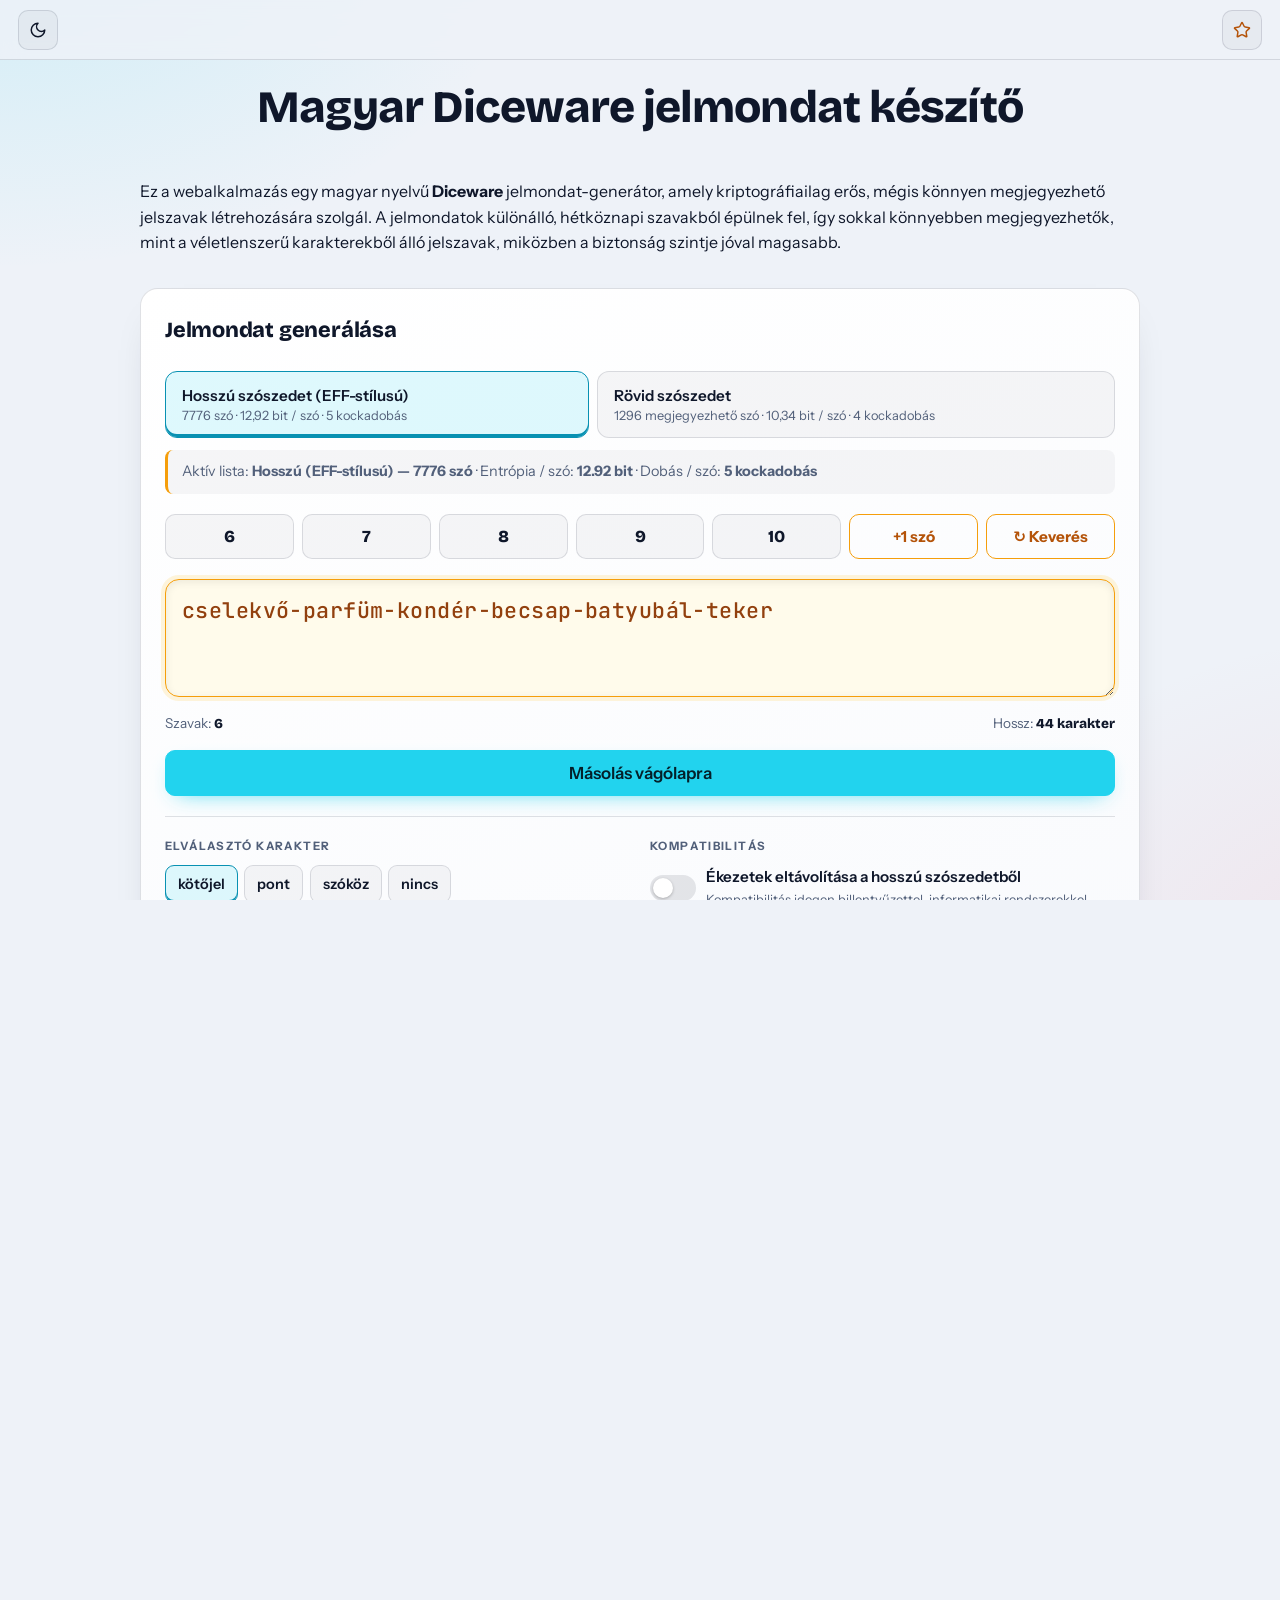
<file: index.html>
<!DOCTYPE html>
<html lang="hu">
<head>
  <meta charset="UTF-8" />
  <title>Magyar Diceware jelmondat-generátor</title>
  <meta name="description" content="Magyar nyelvű Diceware jelmondat generátor. A böngésződ kriptográfiai véletlenszám-generátorát használja, semmilyen adat nem hagyja el a gépedet.">
  <meta name="keywords" content="CarryPass, diceware passphrase generator, jelmondat és jelszó generátor, több szóból álló jelszó mondat, jelszó készítő, password generator, passphrase generator, magyar szószedet, magyar diceware, erős jelszó, megjegyezhető jelszó, véletlenszerű jelszó">
  <meta name="author" content="Zoltán Rácz">

  <meta name="robots" content="index, follow">

  <link rel="canonical" href="https://kockajelszo.hu/">

  <meta property="og:type" content="website">
  <meta property="og:url" content="https://kockajelszo.hu/">
  <meta property="og:title" content="Magyar Diceware jelmondat-generátor">
  <meta property="og:description" content="Kriptográfiailag erős, mégis könnyen megjegyezhető magyar nyelvű jelmondatok generálása. Minden számítás a böngésződben történik, semmi sem kerül a szerverre.">
  <meta property="og:image" content="https://kockajelszo.hu/vilagos_kocka_184.png">
  <meta property="og:locale" content="hu_HU">
  <meta property="og:site_name" content="Kockajelszo">

  <meta name="twitter:card" content="summary">
  <meta name="twitter:title" content="Magyar Diceware jelmondat-generátor">
  <meta name="twitter:description" content="Kriptográfiailag erős, mégis könnyen megjegyezhető magyar jelmondatok. Minden a böngésződben fut, semmi nem hagyja el a gépedet.">
  <meta name="twitter:image" content="https://kockajelszo.hu/vilagos_kocka_184.png">

  <script type="application/ld+json">
  {
    "@context": "https://schema.org",
    "@type": "WebApplication",
    "name": "Magyar Diceware jelmondat-generátor",
    "url": "https://kockajelszo.hu/",
    "description": "Magyar nyelvű Diceware jelmondat-generátor. Kriptográfiailag erős, könnyen megjegyezhető jelmondatok generálása közvetlenül a böngésződben.",
    "applicationCategory": "SecurityApplication",
    "operatingSystem": "Any",
    "offers": {
      "@type": "Offer",
      "price": "0",
      "priceCurrency": "HUF"
    },
    "author": {
      "@type": "Person",
      "name": "Rácz Zoltán"
    },
    "inLanguage": "hu",
    "isAccessibleForFree": true
  }
  </script>
  <meta http-equiv="Content-Security-Policy" content="default-src 'self'; manifest-src 'self'; img-src 'self' data: blob:; media-src 'self' blob:; worker-src 'self'; connect-src 'self'; style-src 'self'; object-src 'none'; frame-src 'none'; script-src 'self'; base-uri 'self'; form-action 'self';">
  <meta http-equiv="Permissions-Policy" content="camera=(), microphone=(), geolocation=(), payment=(), usb=(), magnetometer=(), gyroscope=(), accelerometer=(), bluetooth=(), clipboard-read=()">
  <meta name="viewport" content="width=device-width, initial-scale=1">
  <meta name="theme-color" content="#eef2f8" media="(prefers-color-scheme: light)">
  <meta name="theme-color" content="#060a17" media="(prefers-color-scheme: dark)">
  <meta name="referrer" content="no-referrer">

  <link rel="icon" type="image/svg+xml" href="favicon.svg">
  <link rel="icon" type="image/png" href="vilagos_kocka_32.png" sizes="32x32" />
  <link rel="shortcut icon" href="favicon.ico" />
  <link rel="apple-touch-icon" sizes="184x184" href="vilagos_kocka_184.png" />

  <link rel="stylesheet" href="diceware-theme.css" integrity="sha384-i+BhUJe4YKb2g8mQ/94nd8Q9sfEkRP0+9KWdST4dWIpdFpiYFvLFRBcQU0KkItlI" crossorigin="anonymous">
  <link rel="preload" href="fonts/instrument-sans-400.woff2" as="font" type="font/woff2" crossorigin="anonymous">
  <link rel="preload" href="fonts/bricolage-grotesque-800.woff2" as="font" type="font/woff2" crossorigin="anonymous">
  <link rel="stylesheet" href="kockajelszo-arculat.css" integrity="sha384-ool/Jz3u4AyXOLFvtHkgZudznp1RCn1AdybcaUqHLlqNezxL5KGA/43oFdtbMuo3" crossorigin="anonymous">  
  <script src="lucide.min.js" integrity="sha384-1WBlizZxaHNZADu+vujEL0zCN6BYOAzpLXB3HHLkdb5oOd3rxlWlCNuws/tVj4Cu" crossorigin="anonymous"></script> 

</head>

<body>

  <header class="navbar">
    <div class="navbar-left">
      <button id="themeToggle" class="dw-theme-toggle" type="button">
        <i id="themeToggleIcon" data-lucide="moon" aria-hidden="true"></i>
      </button>
    </div>
    <div class="navbar-right">
      <a href="/games.html" class="logo-link">
        <i id="easterEggIcon" data-lucide="star" aria-hidden="true"></i>
      </a>
    </div>
  </header>

  <header class="dw-hero dw-hero--page">
    <h1>Magyar Diceware jelmondat készítő</h1>
  </header>

  <section class="dw-info-block">
    <p>
      Ez a webalkalmazás egy magyar nyelvű <strong>Diceware</strong> jelmondat-generátor, amely
      kriptográfiailag erős, mégis könnyen megjegyezhető jelszavak létrehozására szolgál.
      A jelmondatok különálló, hétköznapi szavakból épülnek fel, így sokkal könnyebben
      megjegyezhetők, mint a véletlenszerű karakterekből álló jelszavak, miközben a biztonság
      szintje jóval magasabb.
    </p>
  </section>

  <section class="dw-card">
    <h2>Jelmondat generálása</h2>

    <div class="dw-list-switch" role="tablist" aria-label="szószedet választása">
      <button class="dw-list-btn is-active" data-list="long" type="button">
        Hosszú szószedet (EFF-stílusú)
        <small>7776 szó · 12,92 bit / szó · 5 kockadobás</small>
      </button>
      <button class="dw-list-btn" data-list="short" type="button">
        Rövid szószedet
        <small>1296 megjegyezhető szó · 10,34 bit / szó · 4 kockadobás</small>
      </button>
    </div>

    <div id="listMeta" class="dw-list-meta"></div>

    <div class="dw-count-row" role="group" aria-label="Szavak száma">
      <button class="dw-count-btn" data-count="6"  type="button">6</button>
      <button class="dw-count-btn" data-count="7"  type="button">7</button>
      <button class="dw-count-btn" data-count="8"  type="button">8</button>
      <button class="dw-count-btn" data-count="9"  type="button">9</button>
      <button class="dw-count-btn" data-count="10" type="button">10</button>
      <button class="dw-count-btn action" id="addWordBtn"  type="button" title="Egy szó hozzáadása">+1 szó</button>
      <button class="dw-count-btn action" id="shuffleBtn"  type="button" title="A szavak véletlenszerű átrendezése">↻ Keverés</button>
    </div>

    <div class="dw-output-wrap">
      <textarea id="passphraseOutput" readonly rows="3"
                placeholder="A jelmondat itt fog megjelenni…"></textarea>
      <div class="dw-output-meta">
        <span>Szavak: <strong id="wordCount">0</strong></span>
        <span>Hossz: <strong id="entropyLengthInfo">—</strong></span>
      </div>
      <button id="copyBtn" class="btn primary" type="button">Másolás vágólapra</button>
    </div>

    <div class="dw-options">
      <div class="dw-option-group">
        <h3>Elválasztó karakter</h3>
        <div class="dw-radio-row">
          <label><input type="radio" name="separator" value="-" checked><span>kötőjel</span></label>
          <label><input type="radio" name="separator" value="."><span>pont</span></label>
          <label><input type="radio" name="separator" value=" "><span>szóköz</span></label>
          <label><input type="radio" name="separator" value=""><span>nincs</span></label>
        </div>
      </div>

      <div class="dw-option-group">
        <h3>Kompatibilitás</h3>
        <div class="dw-toggle-row">
          <input type="checkbox" id="deaccentToggle" class="toggle">
          <label for="deaccentToggle" class="toggle-text">
            Ékezetek eltávolítása a hosszú szószedetből
            <small>Kompatibilitás idegen billentyűzettel, informatikai rendszerekkel</small>
          </label>
        </div>
        <h3>Plusz erősítés</h3>
        <div class="dw-toggle-row">
          <input type="checkbox" id="randomCapsToggle" class="toggle">
          <label for="randomCapsToggle" class="toggle-text">
            Egy szó véletlenszerű nagy kezdőbetűvel
            <small>+log₂(szavak száma) bit entrópia</small>
          </label>
        </div>
        <div class="dw-toggle-row">
          <input type="checkbox" id="appendSymbolToggle" class="toggle">
          <label for="appendSymbolToggle" class="toggle-text">
            Véletlen szimbólum hozzáadása a végéhez
            <small>+2,32 bit entrópia (!@#*_)</small>
          </label>
        </div>
        <div class="dw-toggle-row">
          <input type="checkbox" id="appendNumberToggle" class="toggle">
          <label for="appendNumberToggle" class="toggle-text">
            Véletlen szám hozzáadása a végéhez (1–9)
            <small>+3,17 bit entrópia</small>
          </label>
        </div>
      </div>
    </div>
    <div class="dw-entropy-summary">
      <span>Entrópia: <strong id="entropyBits">0 bit</strong></span>
      <span>Minősítés: <span id="entropyLabel" class="entropy-label">—</span></span>
    </div>
    <div class="dw-meter" aria-hidden="true">
      <div id="entropyMeterFill" class="meter-fill"></div>
    </div>

    <h3 class="dw-crack-heading">
      Becsült feltörési idő — <span class="dw-crack-subheading">brute-force átlag a kulcstér 50%-án</span>
    </h3>
    <table class="crack-table">
      <thead>
        <tr><th>Támadó / sebesség</th><th class="crack-time-th">Idő</th></tr>
      </thead>
      <tbody id="crackTableBody"></tbody>
    </table>
    <p class="dw-crack-note">
      A támadói sebességek illusztratív nagyságrendek. A valós feltörési idő a hash-algoritmustól,
      a hardvertől és a támadó erőforrásaitól függ. A becslés feltételezi, hogy a támadó tudja,
      melyik szószedetet használtad.
    </p>
  </section>

  <section class="dw-info-block">
    <div class="dw-warning">
      <strong>⚠ Valódi véletlenszerűség</strong><br>
      Ez a generátor a böngésződ kriptográfiai véletlenszám-generátorát
      (<code>window.crypto.getRandomValues</code>) használja, ami a legtöbb felhasználáshoz
      bőven elegendő. <strong>Ha azonban a legmagasabb biztonsági szintre van szükséged</strong>
        — például egy nagyon fontos kriptográfiai kulcs létrehozásához — akkor a legjobb, ha
      <strong>valódi, fizikai kockákat használsz</strong>, és a dobások eredményét visszanézed
      a szószedetben. A szoftveres véletlenszám-generátorok rejtett hibái vagy hátsó kapui
      nem zárhatók ki teljes bizonyossággal; a fizikai kockák viszont a valódi véletlenszerűséget biztosítják.
    </div>
  </section>

  <section class="dw-card">
    <h2>Kockadobás → szó keresés</h2>
    <p class="dw-dice-desc">
      Írd be a kockadobásod eredményét (pl. <code>13456</code> a hosszú, vagy <code>2341</code> a rövid listához),
      majd nyomj <kbd>Enter</kbd>t vagy kattints a <strong>Hozzáadás</strong> gombra.
      Az összegyűjtött szavakból jelmondat épül fel az entrópiaszámítással együtt.
    </p>

    <div class="dw-dice-lookup-row">
      <div class="custom-dropdown dropdown-lower">
        <label for="diceListSelect" class="dw-dice-label">Szószedet</label>
        <select id="diceListSelect" class="dw-dice-select">
          <option value="long">Hosszú (5 kocka)</option>
          <option value="short">Rövid (4 kocka)</option>
        </select>
      </div>
      <div class="dw-dice-field dw-dice-field--grow">
        <label for="diceRollInput" class="dw-dice-label">Dobás eredménye (csak 1–6)</label>
        <input type="text" id="diceRollInput" class="dw-dice-input"
               maxlength="5" placeholder="pl. 13456"
               inputmode="numeric" autocomplete="off" spellcheck="false">
        <label class="dw-dice-label">&nbsp;</label>
        <button id="diceAddBtn" class="btn primary" type="button" disabled>Hozzáadás</button>
      </div>
    </div>

    <div id="diceResult" class="dw-dice-result" aria-live="polite"></div>

    <div id="diceCollectedWrap" hidden>

      <div class="dw-dice-collected-header">
        <span>Összegyűjtött szavak (<span id="diceWordCount">0</span>):</span>
        <button id="diceClearBtn" class="dw-dice-clear-btn" type="button">✕ Mindent töröl</button>
      </div>
      <div id="diceWordList" class="dw-dice-word-list"></div>

      <div class="dw-options dw-dice-options">
        <div class="dw-option-group">
          <h3>Elválasztó karakter</h3>
          <div class="dw-radio-row">
            <label><input type="radio" name="diceSeparator" value="-" checked><span>kötőjel</span></label>
            <label><input type="radio" name="diceSeparator" value="."><span>pont</span></label>
            <label><input type="radio" name="diceSeparator" value=" "><span>szóköz</span></label>
            <label><input type="radio" name="diceSeparator" value=""><span>nincs</span></label>
          </div>
        </div>
        <div class="dw-option-group">
          <h3>Kompatibilitás</h3>
          <div class="dw-toggle-row">
            <input type="checkbox" id="diceDeaccentToggle" class="toggle">
            <label for="diceDeaccentToggle" class="toggle-text">
              Ékezetek eltávolítása
              <small>Kompatibilitás idegen billentyűzettel, informatikai rendszerekkel</small>
            </label>
          </div>
          <h3>Plusz erősítés</h3>
          <div class="dw-toggle-row">
            <input type="checkbox" id="diceRandomCapsToggle" class="toggle">
            <label for="diceRandomCapsToggle" class="toggle-text">
              Egy szó véletlenszerű nagy kezdőbetűvel
              <small>+log₂(szavak száma) bit entrópia</small>
            </label>
          </div>
          <div class="dw-toggle-row">
            <input type="checkbox" id="diceAppendSymbolToggle" class="toggle">
            <label for="diceAppendSymbolToggle" class="toggle-text">
              Véletlen szimbólum hozzáadása a végéhez
              <small>+2,32 bit entrópia (!@#*_)</small>
            </label>
          </div>
          <div class="dw-toggle-row">
            <input type="checkbox" id="diceAppendNumberToggle" class="toggle">
            <label for="diceAppendNumberToggle" class="toggle-text">
              Véletlen szám hozzáadása a végéhez (1–9)
              <small>+3,17 bit entrópia</small>
            </label>
          </div>
        </div>
        <div class="dw-option-group">

        </div>
      </div>

      <textarea id="dicePassphraseOutput" readonly rows="3" class="dw-dice-passphrase"></textarea>
      <div class="dw-output-wrap">
      <button id="diceCopyBtn" class="btn primary" type="button" disabled>Másolás vágólapra</button>
      </div>

      <div class="dw-entropy-summary">
        <span>Entrópia: <strong id="diceEntropyBits">0 bit</strong></span>
        <span>Minősítés: <span id="diceEntropyLabel" class="entropy-label">—</span></span>
        <span id="diceEntropyLengthInfo"></span>
      </div>
      <div class="dw-meter" aria-hidden="true">
        <div id="diceEntropyMeterFill" class="meter-fill"></div>
      </div>

      <h3 class="dw-crack-heading">
        Becsült feltörési idő — <span class="dw-crack-subheading">brute-force átlag a kulcstér 50%-án</span>
      </h3>
      <table class="crack-table">
        <thead>
          <tr><th>Támadó / sebesség</th><th class="crack-time-th">Idő</th></tr>
        </thead>
        <tbody id="diceCrackTableBody"></tbody>
      </table>
    </div>
  </section>


  <section class="dw-info-block">
    <h2>Hogyan használd</h2>
    <ol>
      <li>
        <strong>Válassz szószedetet.</strong> A <em>rövid</em> szószedet (1296 szó) rövidebb,
        könnyebben megjegyezhető szavakat tartalmaz — több szóra van szükség ugyanolyan
        biztonsághoz. A <em>hosszú</em>, EFF-stílusú szószedet (7776 szó) több szóból válogat,
        így kevesebb szó is elegendő.
      </li>
      <li>
        <strong>Válassz szómennyiséget.</strong> Általános ajánlás: <strong>6+ szó</strong>
        a hosszú szószedetből, vagy <strong>8+ szó</strong> a rövid szószedetből. Magasabb
        biztonsági igény esetén lépj feljebb.
      </li>
      <li>
        <strong>Igazítsd ízlésedre.</strong> Válassz elválasztót (kötőjel, pont, szóköz,
        vagy semmi). Igény szerint kapcsolj be véletlen nagy kezdőbetűt vagy szimbólumot.
      </li>
      <li>
        <strong>Jegyezd meg, vagy tárold biztonságosan.</strong> A Diceware módszer egyik nagy előnye, hogy a véletlen szavakból összeálló mondat 
        <em>vizuálisan asszociálható</em>, ezért 6-8 szó esetén sokkal könnyebb fejben tartani, mint egy ugyanolyan erős, vegyes karakterű jelszót. 
        Hosszabb jelmondat esetén — például erős titkosítási kulcshoz — érdemes egy megbízható jelszókezelőbe menteni.
      </li>
      <li>
        <strong>Ne válassz szavakat tetszésed szerint.</strong> A jelmondat biztonsága teljes egészében a véletlenszerűségből ered — 
        ha bármilyen szempont szerint válogatsz (pl. „ezek a szavak szimpatikusak"), a tényleges entrópia töredékére csökkenhet. 
        Kizárólag a generátort vagy fizikai kockákat használj. Ha az eredmény nem tetszik, egyszerűen generálj újat — 
        akár addig, amíg egy számodra megjegyezhető kombináció nem jön ki. Kizárólag a generátort vagy fizikai kockákat használj.
      </li>
      <li>
        <strong>Másold ki és használd.</strong> A „Másolás vágólapra" gomb a teljes
        jelmondatot a vágólapra teszi. A böngésződ vágólapját ne hagyd telerakva —
        ha lehet, illeszd be azonnal, ahova kell.
      </li>
    </ol>
  </section>

  <section class="dw-info-block">
    <h2>A Diceware története</h2>
    <p>
      A <strong>Diceware</strong> módszert <strong>Arnold G. Reinhold</strong>
      amerikai biztonsági szakértő dolgozta ki és tette közzé <strong>1995-ben</strong>.
      Az ötlet rendkívül egyszerű, és éppen ebben rejlik az ereje: ha valódi, fizikai
      hatoldalú kockákkal dobsz, és minden öt dobás eredménye (egy ötjegyű szám 11111 és
      66666 között) egy-egy szót választ ki egy nyilvános, 7776 elemű szószedetből,
      akkor az így összeállított jelmondat <strong>matematikailag bizonyíthatóan</strong>
      egyenletes eloszlással kerül a teljes lehetőségtérből.
    </p>
    <p>
      Reinhold célja az volt, hogy átlagos felhasználók is létrehozhassanak igazán
      erős, mégis megjegyezhető jelmondatokat — kriptográfiai kulcsokhoz, PGP titkos
      kulcsok védelméhez, lemeztitkosításhoz — anélkül, hogy bízniuk kellene egy szoftver
      véletlenszám-generátorában vagy egy szolgáltatóban.
    </p>
    <p>
      Az eredeti, angol Diceware-szószedetet a 2010-es években több irányba is kibővítették:
      a <strong>Electronic Frontier Foundation (EFF)</strong> 2016-ban kiadott egy
      gondosan átválogatott, „barátságosabb" 7776 szavas szószedetet, amely csak könnyen
      leírható, félreérthetetlen szavakat tartalmaz — és egy rövidebb,
      „<em>memorable</em>" 1296 szavas változatot is, amelyben a szavak rövidebbek és
      könnyebben megjegyezhetők. Ez az oldal ennek a két formátumnak a
      <strong>magyar</strong> változatát kínálja.
    </p>
    <p class="dw-source-note">
      Eredeti forrás:
      <a href="https://theworld.com/~reinhold/diceware.html" target="_blank" rel="noopener noreferrer">
        theworld.com/~reinhold/diceware.html
      </a>
      ·
      <a href="https://www.eff.org/dice" target="_blank" rel="noopener noreferrer">
        eff.org/dice
      </a>
    </p>
  </section>

  <section class="dw-info-block">
    <h2>Hogyan számoljuk az entrópiát</h2>
    <p>
      Az entrópia (bitekben) azt méri, hogy hány különböző jelmondatot tudna a támadó
      egyenlő valószínűséggel kitalálni. Ha az <em>N</em> elemű szószedetből véletlenszerűen
      választunk egy szót, az <strong>log₂(N)</strong> bit entrópiát ad:
    </p>
    <ul>
      <li>Rövid szószedet: log₂(1296) ≈ <strong>10,34 bit / szó</strong></li>
      <li>Hosszú szószedet: log₂(7776) ≈ <strong>12,92 bit / szó</strong></li>
      <li>Véletlen szimbólum (5 közül): log₂(5) ≈ <strong>2,32 bit</strong></li>
      <li>Véletlen szám (1–9): log₂(9) ≈ <strong>3,17 bit</strong></li>
      <li>Véletlen nagy kezdőbetű (melyik szón): log₂(szavak száma) bit</li>
    </ul>
    <p>
      A teljes jelmondat entrópiája az egyes részek entrópiájának összege. A feltörési
      idő becslése: <code>2<sup>bits − 1</sup> ÷ találgatás_per_másodperc</code>, ami
      a teljes kulcstér 50%-ának brute-force átfésüléséhez szükséges átlagos idő.
    </p>
  </section>

  <footer class="dw-footer">
    Diceware-generátor a <a href="https://carrypass.net" target="_blank" rel="noopener noreferrer">CarryPass</a> projekttől ·
    A kódot a böngésződ futtatja, a véletlent a böngésződ adja ·
    Magyar szószedet © Rácz Zoltán, CC BY SA 4.0
  </footer>

  <footer class="dw-footer">
    <a href="privacy-policy.html" target="_blank" rel="noopener noreferrer">Adatkezelési tájékoztató</a><br>
    készítette: Rácz Zoltán | a szervert biztosítja: Vercel | a domain szolgáltató: MHosting <br>
    A forrás megtekinthető a <a href="https://github.com/racz-zoltan/hungarian-diceware" target="_blank" rel="noopener noreferrer">GitHub</a> oldalon.<br>
  </footer>


  <script src="diceware_hungarian_short.js" integrity="sha384-bm+6sWbmrzERk+lYyMAoAx3h/zXso+BILvGccc5f3H9WD+K2WluRrU1LLFFt/CpL" crossorigin="anonymous"></script> 
  <script src="diceware_hungarian_long.js" integrity="sha384-8YZtt3Z4+CXpR0xYqrtWiKHso7Sah0BT8HTcDqEfVZChGNx+omRCQSnc/5GDoqUs" crossorigin="anonymous"></script> 

  <script src="diceware.js" integrity="sha384-tkfReyTM1sUQtWC5mJcmjQSDlkSIREk7+Nl5IS0ILaaxXsB22BI4fT/3C1aknOBo" crossorigin="anonymous" defer></script> 

</body>
</html>
</file>
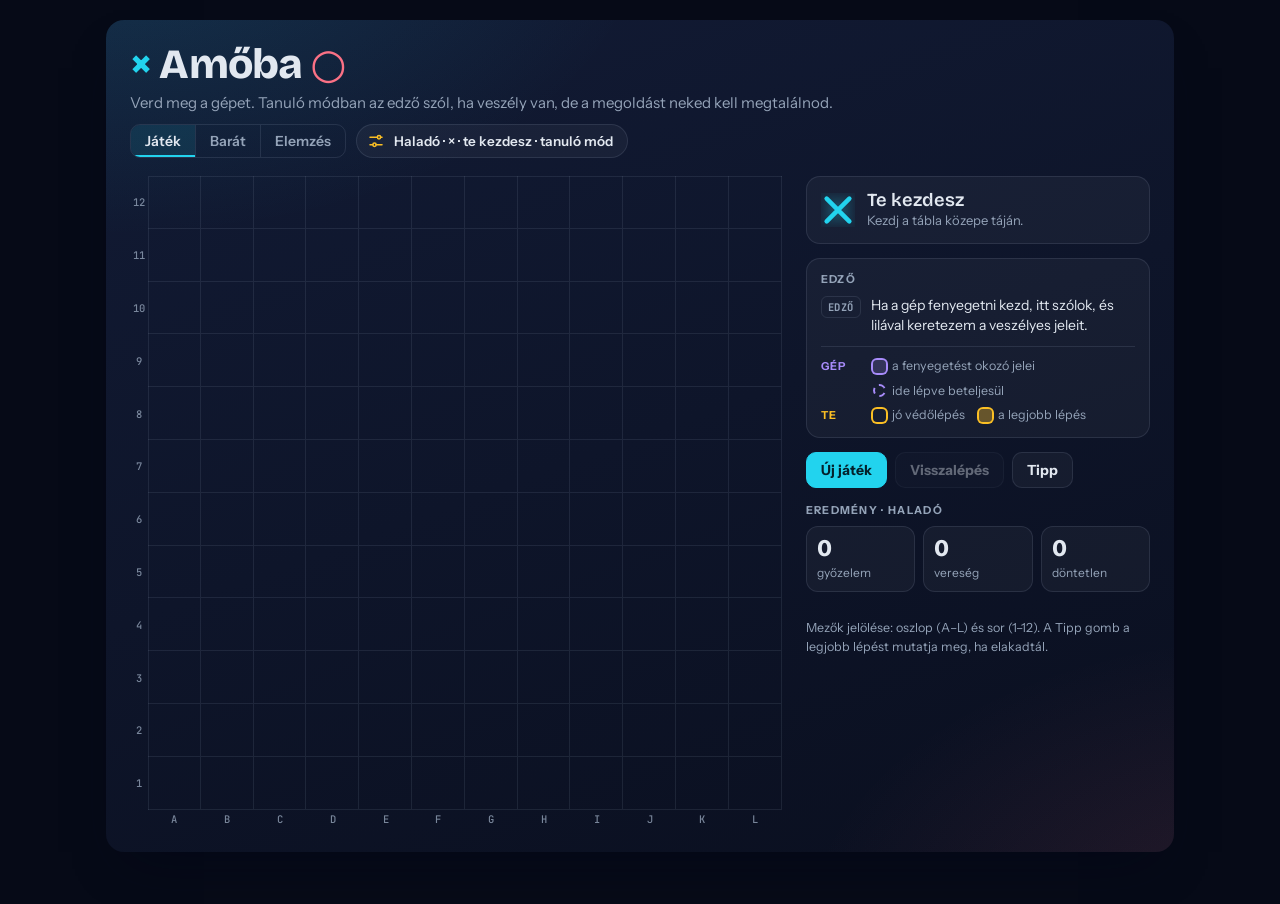
<file: amoba.html>
<!doctype html>
<html lang="hu">
<head>
<meta charset="utf-8">
<meta name="viewport" content="width=device-width, initial-scale=1, viewport-fit=cover">
<title>Amőba 12×12</title>
<style>
@font-face{font-family:'Bricolage Grotesque';font-style:normal;font-weight:600;font-display:swap;src:url([data-uri]) format('woff2');unicode-range:U+0020,U+0021,U+0022,U+0023,U+0024,U+0025,U+0026,U+0027,U+0028,U+0029,U+002A,U+002B,U+002C,U+002D,U+002E,U+002F,U+0030,U+0031,U+0032,U+0033,U+0034,U+0035,U+0036,U+0037,U+0038,U+0039,U+003A,U+003B,U+003C,U+003D,U+003E,U+003F,U+0040,U+0041,U+0042,U+0043,U+0044,U+0045,U+0046,U+0047,U+0048,U+0049,U+004A,U+004B,U+004C,U+004D,U+004E,U+004F,U+0050,U+0051,U+0052,U+0053,U+0054,U+0055,U+0056,U+0057,U+0058,U+0059,U+005A,U+005B,U+005C,U+005D,U+005E,U+005F,U+0060,U+0061,U+0062,U+0063,U+0064,U+0065,U+0066,U+0067,U+0068,U+0069,U+006A,U+006B,U+006C,U+006D,U+006E,U+006F,U+0070,U+0071,U+0072,U+0073,U+0074,U+0075,U+0076,U+0077,U+0078,U+0079,U+007A,U+007B,U+007C,U+007D,U+007E,U+00B7,U+00C1,U+00C9,U+00CD,U+00D3,U+00D6,U+00D7,U+00DA,U+00DC,U+00E1,U+00E9,U+00ED,U+00F3,U+00F6,U+00FA,U+00FC,U+2013,U+2014,U+2019,U+201D,U+201E,U+2026}
@font-face{font-family:'Bricolage Grotesque';font-style:normal;font-weight:600;font-display:swap;src:url([data-uri]) format('woff2');unicode-range:U+0020,U+0041,U+00C1,U+0150,U+0151,U+0170,U+0171}
@font-face{font-family:'Bricolage Grotesque';font-style:normal;font-weight:800;font-display:swap;src:url([data-uri]) format('woff2');unicode-range:U+0020,U+0021,U+0022,U+0023,U+0024,U+0025,U+0026,U+0027,U+0028,U+0029,U+002A,U+002B,U+002C,U+002D,U+002E,U+002F,U+0030,U+0031,U+0032,U+0033,U+0034,U+0035,U+0036,U+0037,U+0038,U+0039,U+003A,U+003B,U+003C,U+003D,U+003E,U+003F,U+0040,U+0041,U+0042,U+0043,U+0044,U+0045,U+0046,U+0047,U+0048,U+0049,U+004A,U+004B,U+004C,U+004D,U+004E,U+004F,U+0050,U+0051,U+0052,U+0053,U+0054,U+0055,U+0056,U+0057,U+0058,U+0059,U+005A,U+005B,U+005C,U+005D,U+005E,U+005F,U+0060,U+0061,U+0062,U+0063,U+0064,U+0065,U+0066,U+0067,U+0068,U+0069,U+006A,U+006B,U+006C,U+006D,U+006E,U+006F,U+0070,U+0071,U+0072,U+0073,U+0074,U+0075,U+0076,U+0077,U+0078,U+0079,U+007A,U+007B,U+007C,U+007D,U+007E,U+00B7,U+00C1,U+00C9,U+00CD,U+00D3,U+00D6,U+00D7,U+00DA,U+00DC,U+00E1,U+00E9,U+00ED,U+00F3,U+00F6,U+00FA,U+00FC,U+2013,U+2014,U+2019,U+201D,U+201E,U+2026}
@font-face{font-family:'Bricolage Grotesque';font-style:normal;font-weight:800;font-display:swap;src:url([data-uri]) format('woff2');unicode-range:U+0020,U+0041,U+00C1,U+0150,U+0151,U+0170,U+0171}
@font-face{font-family:'Instrument Sans';font-style:normal;font-weight:400;font-display:swap;src:url([data-uri]) format('woff2');unicode-range:U+0020,U+0021,U+0022,U+0023,U+0024,U+0025,U+0026,U+0027,U+0028,U+0029,U+002A,U+002B,U+002C,U+002D,U+002E,U+002F,U+0030,U+0031,U+0032,U+0033,U+0034,U+0035,U+0036,U+0037,U+0038,U+0039,U+003A,U+003B,U+003C,U+003D,U+003E,U+003F,U+0040,U+0041,U+0042,U+0043,U+0044,U+0045,U+0046,U+0047,U+0048,U+0049,U+004A,U+004B,U+004C,U+004D,U+004E,U+004F,U+0050,U+0051,U+0052,U+0053,U+0054,U+0055,U+0056,U+0057,U+0058,U+0059,U+005A,U+005B,U+005C,U+005D,U+005E,U+005F,U+0060,U+0061,U+0062,U+0063,U+0064,U+0065,U+0066,U+0067,U+0068,U+0069,U+006A,U+006B,U+006C,U+006D,U+006E,U+006F,U+0070,U+0071,U+0072,U+0073,U+0074,U+0075,U+0076,U+0077,U+0078,U+0079,U+007A,U+007B,U+007C,U+007D,U+007E,U+00B7,U+00C1,U+00C9,U+00CD,U+00D3,U+00D6,U+00D7,U+00DA,U+00DC,U+00E1,U+00E9,U+00ED,U+00F3,U+00F6,U+00FA,U+00FC,U+2013,U+2014,U+2019,U+201D,U+201E,U+2026}
@font-face{font-family:'Instrument Sans';font-style:normal;font-weight:400;font-display:swap;src:url([data-uri]) format('woff2');unicode-range:U+0020,U+0041,U+00C1,U+0150,U+0151,U+0170,U+0171}
@font-face{font-family:'Instrument Sans';font-style:normal;font-weight:500;font-display:swap;src:url([data-uri]) format('woff2');unicode-range:U+0020,U+0021,U+0022,U+0023,U+0024,U+0025,U+0026,U+0027,U+0028,U+0029,U+002A,U+002B,U+002C,U+002D,U+002E,U+002F,U+0030,U+0031,U+0032,U+0033,U+0034,U+0035,U+0036,U+0037,U+0038,U+0039,U+003A,U+003B,U+003C,U+003D,U+003E,U+003F,U+0040,U+0041,U+0042,U+0043,U+0044,U+0045,U+0046,U+0047,U+0048,U+0049,U+004A,U+004B,U+004C,U+004D,U+004E,U+004F,U+0050,U+0051,U+0052,U+0053,U+0054,U+0055,U+0056,U+0057,U+0058,U+0059,U+005A,U+005B,U+005C,U+005D,U+005E,U+005F,U+0060,U+0061,U+0062,U+0063,U+0064,U+0065,U+0066,U+0067,U+0068,U+0069,U+006A,U+006B,U+006C,U+006D,U+006E,U+006F,U+0070,U+0071,U+0072,U+0073,U+0074,U+0075,U+0076,U+0077,U+0078,U+0079,U+007A,U+007B,U+007C,U+007D,U+007E,U+00B7,U+00C1,U+00C9,U+00CD,U+00D3,U+00D6,U+00D7,U+00DA,U+00DC,U+00E1,U+00E9,U+00ED,U+00F3,U+00F6,U+00FA,U+00FC,U+2013,U+2014,U+2019,U+201D,U+201E,U+2026}
@font-face{font-family:'Instrument Sans';font-style:normal;font-weight:500;font-display:swap;src:url([data-uri]) format('woff2');unicode-range:U+0020,U+0041,U+00C1,U+0150,U+0151,U+0170,U+0171}
@font-face{font-family:'Instrument Sans';font-style:normal;font-weight:600;font-display:swap;src:url([data-uri]) format('woff2');unicode-range:U+0020,U+0021,U+0022,U+0023,U+0024,U+0025,U+0026,U+0027,U+0028,U+0029,U+002A,U+002B,U+002C,U+002D,U+002E,U+002F,U+0030,U+0031,U+0032,U+0033,U+0034,U+0035,U+0036,U+0037,U+0038,U+0039,U+003A,U+003B,U+003C,U+003D,U+003E,U+003F,U+0040,U+0041,U+0042,U+0043,U+0044,U+0045,U+0046,U+0047,U+0048,U+0049,U+004A,U+004B,U+004C,U+004D,U+004E,U+004F,U+0050,U+0051,U+0052,U+0053,U+0054,U+0055,U+0056,U+0057,U+0058,U+0059,U+005A,U+005B,U+005C,U+005D,U+005E,U+005F,U+0060,U+0061,U+0062,U+0063,U+0064,U+0065,U+0066,U+0067,U+0068,U+0069,U+006A,U+006B,U+006C,U+006D,U+006E,U+006F,U+0070,U+0071,U+0072,U+0073,U+0074,U+0075,U+0076,U+0077,U+0078,U+0079,U+007A,U+007B,U+007C,U+007D,U+007E,U+00B7,U+00C1,U+00C9,U+00CD,U+00D3,U+00D6,U+00D7,U+00DA,U+00DC,U+00E1,U+00E9,U+00ED,U+00F3,U+00F6,U+00FA,U+00FC,U+2013,U+2014,U+2019,U+201D,U+201E,U+2026}
@font-face{font-family:'Instrument Sans';font-style:normal;font-weight:600;font-display:swap;src:url([data-uri]) format('woff2');unicode-range:U+0020,U+0041,U+00C1,U+0150,U+0151,U+0170,U+0171}
@font-face{font-family:'Instrument Sans';font-style:normal;font-weight:700;font-display:swap;src:url([data-uri]) format('woff2');unicode-range:U+0020,U+0021,U+0022,U+0023,U+0024,U+0025,U+0026,U+0027,U+0028,U+0029,U+002A,U+002B,U+002C,U+002D,U+002E,U+002F,U+0030,U+0031,U+0032,U+0033,U+0034,U+0035,U+0036,U+0037,U+0038,U+0039,U+003A,U+003B,U+003C,U+003D,U+003E,U+003F,U+0040,U+0041,U+0042,U+0043,U+0044,U+0045,U+0046,U+0047,U+0048,U+0049,U+004A,U+004B,U+004C,U+004D,U+004E,U+004F,U+0050,U+0051,U+0052,U+0053,U+0054,U+0055,U+0056,U+0057,U+0058,U+0059,U+005A,U+005B,U+005C,U+005D,U+005E,U+005F,U+0060,U+0061,U+0062,U+0063,U+0064,U+0065,U+0066,U+0067,U+0068,U+0069,U+006A,U+006B,U+006C,U+006D,U+006E,U+006F,U+0070,U+0071,U+0072,U+0073,U+0074,U+0075,U+0076,U+0077,U+0078,U+0079,U+007A,U+007B,U+007C,U+007D,U+007E,U+00B7,U+00C1,U+00C9,U+00CD,U+00D3,U+00D6,U+00D7,U+00DA,U+00DC,U+00E1,U+00E9,U+00ED,U+00F3,U+00F6,U+00FA,U+00FC,U+2013,U+2014,U+2019,U+201D,U+201E,U+2026}
@font-face{font-family:'Instrument Sans';font-style:normal;font-weight:700;font-display:swap;src:url([data-uri]) format('woff2');unicode-range:U+0020,U+0041,U+00C1,U+0150,U+0151,U+0170,U+0171}
@font-face{font-family:'JetBrains Mono';font-style:normal;font-weight:500;font-display:swap;src:url([data-uri]) format('woff2');unicode-range:U+0020,U+0021,U+0022,U+0023,U+0024,U+0025,U+0026,U+0027,U+0028,U+0029,U+002A,U+002B,U+002C,U+002D,U+002E,U+002F,U+0030,U+0031,U+0032,U+0033,U+0034,U+0035,U+0036,U+0037,U+0038,U+0039,U+003A,U+003B,U+003C,U+003D,U+003E,U+003F,U+0040,U+0041,U+0042,U+0043,U+0044,U+0045,U+0046,U+0047,U+0048,U+0049,U+004A,U+004B,U+004C,U+004D,U+004E,U+004F,U+0050,U+0051,U+0052,U+0053,U+0054,U+0055,U+0056,U+0057,U+0058,U+0059,U+005A,U+005B,U+005C,U+005D,U+005E,U+005F,U+0060,U+0061,U+0062,U+0063,U+0064,U+0065,U+0066,U+0067,U+0068,U+0069,U+006A,U+006B,U+006C,U+006D,U+006E,U+006F,U+0070,U+0071,U+0072,U+0073,U+0074,U+0075,U+0076,U+0077,U+0078,U+0079,U+007A,U+007B,U+007C,U+007D,U+007E,U+00B7,U+00C1,U+00C9,U+00CD,U+00D3,U+00D6,U+00D7,U+00DA,U+00DC,U+00E1,U+00E9,U+00ED,U+00F3,U+00F6,U+00FA,U+00FC,U+2013,U+2014,U+2019,U+201D,U+201E,U+2026}
@font-face{font-family:'JetBrains Mono';font-style:normal;font-weight:500;font-display:swap;src:url([data-uri]) format('woff2');unicode-range:U+0020,U+0041,U+00C1,U+0150,U+0151,U+0170,U+0171}
@font-face{font-family:'JetBrains Mono';font-style:normal;font-weight:700;font-display:swap;src:url([data-uri]) format('woff2');unicode-range:U+0020,U+0021,U+0022,U+0023,U+0024,U+0025,U+0026,U+0027,U+0028,U+0029,U+002A,U+002B,U+002C,U+002D,U+002E,U+002F,U+0030,U+0031,U+0032,U+0033,U+0034,U+0035,U+0036,U+0037,U+0038,U+0039,U+003A,U+003B,U+003C,U+003D,U+003E,U+003F,U+0040,U+0041,U+0042,U+0043,U+0044,U+0045,U+0046,U+0047,U+0048,U+0049,U+004A,U+004B,U+004C,U+004D,U+004E,U+004F,U+0050,U+0051,U+0052,U+0053,U+0054,U+0055,U+0056,U+0057,U+0058,U+0059,U+005A,U+005B,U+005C,U+005D,U+005E,U+005F,U+0060,U+0061,U+0062,U+0063,U+0064,U+0065,U+0066,U+0067,U+0068,U+0069,U+006A,U+006B,U+006C,U+006D,U+006E,U+006F,U+0070,U+0071,U+0072,U+0073,U+0074,U+0075,U+0076,U+0077,U+0078,U+0079,U+007A,U+007B,U+007C,U+007D,U+007E,U+00B7,U+00C1,U+00C9,U+00CD,U+00D3,U+00D6,U+00D7,U+00DA,U+00DC,U+00E1,U+00E9,U+00ED,U+00F3,U+00F6,U+00FA,U+00FC,U+2013,U+2014,U+2019,U+201D,U+201E,U+2026}
@font-face{font-family:'JetBrains Mono';font-style:normal;font-weight:700;font-display:swap;src:url([data-uri]) format('woff2');unicode-range:U+0020,U+0041,U+00C1,U+0150,U+0151,U+0170,U+0171}
html,body{margin:0}
[hidden]{display:none!important}
:root{padding-top:env(safe-area-inset-top,0px);padding-bottom:env(safe-area-inset-bottom,0px)}

/* Egyetlen sötét világ: a megadott amőba-paletta, a tábla a főszereplő, mellette az edző panel */
:root{
  color-scheme: dark;
  --page: #060a17;
  --f-display: "Bricolage Grotesque", "Segoe UI", system-ui, sans-serif;
  --f-body: "Instrument Sans", "Segoe UI", system-ui, sans-serif;
  --f-mono: "JetBrains Mono", ui-monospace, Menlo, monospace;
}
*{box-sizing:border-box}
html,body{background:var(--page); color:#e2e8f0}
body{font-family:var(--f-body); font-size:15px; line-height:1.5}
.page{max-width:1100px; margin:0 auto; padding-block:20px 32px; padding-left:max(16px, env(safe-area-inset-left, 0px)); padding-right:max(16px, env(safe-area-inset-right, 0px))}

.amoba {
  --amoba-text: #e2e8f0;
  --amoba-muted: #94a3b8;
  --amoba-surface: rgba(255, 255, 255, .04);
  --amoba-border: rgba(148, 163, 184, .16);
  --amoba-grid: rgba(148, 163, 184, .13);
  --amoba-x: #22d3ee;
  --amoba-o: #fb7185;
  --amoba-gold: #fbbf24;
  --amoba-violet: #a78bfa;
  --cell: 40px;
  position: relative;
  margin-bottom: 20px;
  padding: 24px;
  border-radius: 18px;
  color: var(--amoba-text);
  background:
    radial-gradient(900px 500px at 0% -10%, rgba(34, 211, 238, .13), transparent 60%),
    radial-gradient(800px 500px at 110% 110%, rgba(251, 113, 133, .13), transparent 60%),
    linear-gradient(160deg, #121b35 0%, #0a0f1f 100%);
  box-shadow: 0 24px 48px -24px rgba(2, 6, 23, .7);
  overflow: hidden;
}


/* Fejléc */
.head{display:flex; flex-wrap:wrap; align-items:flex-end; justify-content:space-between; gap:10px 20px; margin-bottom:18px}
.head h1{font-family:var(--f-display); font-weight:800; font-size:clamp(1.9rem, 4.6vw, 2.6rem); line-height:1; margin:0; letter-spacing:-.02em}
.head h1 .x{color:var(--amoba-x)} .head h1 .o{color:var(--amoba-o)}
.head p{margin:6px 0 0; color:var(--amoba-muted)}
.rule{font-family:var(--f-mono); font-size:12px; color:var(--amoba-muted); border:1px solid var(--amoba-border); border-radius:999px; padding:5px 11px; background:var(--amoba-surface)}

/* Vezérlők */
.label{font-size:11px; font-weight:700; letter-spacing:.12em; text-transform:uppercase; color:var(--amoba-muted); margin:0 0 7px}
.seg{display:inline-flex; border:1px solid var(--amoba-border); border-radius:10px; overflow:hidden}
.seg button{font:600 14px var(--f-body); color:var(--amoba-muted); background:transparent; border:0; padding:7px 12px; cursor:pointer}
.seg button + button{border-left:1px solid var(--amoba-border)}
.seg button[aria-pressed="true"]{color:var(--amoba-text); background:rgba(34,211,238,.10); box-shadow:inset 0 -2px 0 var(--amoba-x)}
.switch{display:flex; align-items:center; gap:10px; cursor:pointer; user-select:none}
.switch input{position:absolute; opacity:0; pointer-events:none}
.switch .track{width:42px; height:24px; border-radius:999px; background:rgba(148,163,184,.22); position:relative; transition:background .2s; flex:none}
.switch .track::after{content:""; position:absolute; top:3px; left:3px; width:18px; height:18px; border-radius:50%; background:#e2e8f0; transition:transform .2s}
.switch input:checked + .track{background:var(--amoba-violet)}
.switch input:checked + .track::after{transform:translateX(18px)}
.switch input:focus-visible + .track{outline:2px solid var(--amoba-gold); outline-offset:2px}
.switch .t{font-weight:600}
.btn{font:700 14px var(--f-body); color:var(--amoba-text); background:var(--amoba-surface); border:1px solid var(--amoba-border); border-radius:10px; padding:8px 14px; cursor:pointer}
.btn:hover{border-color:rgba(148,163,184,.4)}
.btn.primary{background:var(--amoba-x); border-color:var(--amoba-x); color:#04202a}
.btn:disabled{opacity:.4; cursor:not-allowed}
button:focus-visible{outline:2px solid var(--amoba-gold); outline-offset:2px}

/* Játéktér */
.arena{display:grid; grid-template-columns:auto minmax(0, 1fr); gap:24px; align-items:start}
.boardwrap{position:relative; justify-self:center}
.board{display:grid; grid-template-columns:18px repeat(12, var(--cell)); grid-template-rows:repeat(12, var(--cell)) 18px; user-select:none}
.coord{font:500 10.5px var(--f-mono); color:var(--amoba-muted); display:flex; align-items:center; justify-content:center; opacity:.8}
.cell{position:relative; width:var(--cell); height:var(--cell); border:0; padding:0; margin:0; background:transparent; cursor:pointer;
  box-shadow: inset -1px -1px 0 var(--amoba-grid);}
.cell.c0{box-shadow: inset -1px -1px 0 var(--amoba-grid), inset 1px 0 0 var(--amoba-grid)}
.cell.r0{box-shadow: inset -1px -1px 0 var(--amoba-grid), inset 0 1px 0 var(--amoba-grid)}
.cell.c0.r0{box-shadow: inset -1px -1px 0 var(--amoba-grid), inset 1px 1px 0 var(--amoba-grid)}
@media (hover: hover){ .cell:hover:not(.filled){background:rgba(148,163,184,.06)} }
.cell:focus-visible{outline:2px solid var(--amoba-gold); outline-offset:-2px; z-index:2}
.cell svg{position:absolute; inset:16%; width:68%; height:68%; overflow:visible}
.px{stroke:var(--amoba-x); filter:drop-shadow(0 0 5px rgba(34,211,238,.55))}
.po{stroke:var(--amoba-o); filter:drop-shadow(0 0 5px rgba(251,113,133,.5))}
.cell.new svg{animation:pop .22s ease-out}
@keyframes pop{from{transform:scale(.4); opacity:0} to{transform:scale(1); opacity:1}}
.cell.last::after{content:""; position:absolute; right:3px; bottom:3px; width:5px; height:5px; border-radius:50%; background:var(--amoba-text); opacity:.75}
.cell.win{background:rgba(251,191,36,.16)}
.cell.ghost svg{opacity:.28}
/* tanuló jelölések: lila = a gép, arany = te */
.cell .mk{position:absolute; inset:3px; border-radius:50%; pointer-events:none}
.cell.t-cause .mk{inset:2px; border-radius:9px; background:rgba(167,139,250,.13); box-shadow:0 0 0 2px var(--amoba-violet), 0 0 14px rgba(167,139,250,.45)}
.cell.t-cause.fresh .mk{animation:causein .5s ease-out}
@keyframes causein{from{box-shadow:0 0 0 6px rgba(167,139,250,0), 0 0 0 rgba(167,139,250,0)}}
.cell.t-danger .mk{inset:6px; border:2px dashed var(--amoba-violet); background:rgba(167,139,250,.10)}
.cell.t-danger::after{content:""; position:absolute; left:50%; top:50%; width:6px; height:6px; margin:-3px 0 0 -3px; border-radius:50%; background:var(--amoba-violet)}
.cell.t-def .mk{inset:4px; border-radius:7px; box-shadow:0 0 0 2px var(--amoba-gold)}
.cell.t-best .mk{inset:3px; border-radius:8px; background:rgba(251,191,36,.20); box-shadow:0 0 0 2.5px var(--amoba-gold), 0 0 16px rgba(251,191,36,.5)}
.cell.t-best::before{content:"★"; position:absolute; inset:0; display:flex; align-items:center; justify-content:center; font-size:calc(var(--cell) * .48); color:var(--amoba-gold)}
.cell.t-best.t-danger::after{display:none}
.cell.t-warn .mk{inset:4px; border-radius:7px; border:2px dashed var(--amoba-text); opacity:.8}

.overlay{position:absolute; left:50%; top:46%; transform:translate(-50%,-50%); width:min(300px, 86%); text-align:center; padding:18px 18px 16px; border-radius:16px; border:1px solid var(--amoba-border); background:rgba(10,15,31,.92); backdrop-filter:blur(6px); box-shadow:0 20px 40px -12px rgba(0,0,0,.6)}
.overlay h2{font-family:var(--f-display); font-weight:800; font-size:1.9rem; margin:0 0 6px; line-height:1.05}
.overlay p{margin:0 0 14px; color:var(--amoba-muted); font-size:14px}

/* Panel */
.panel{display:flex; flex-direction:column; gap:14px; min-width:0}
.status{display:flex; align-items:center; gap:12px; padding:12px 14px; border:1px solid var(--amoba-border); border-radius:14px; background:var(--amoba-surface)}
.status .who{width:34px; height:34px; flex:none; position:relative}
.status .who svg{width:100%; height:100%}
.status .txt{font-family:var(--f-display); font-weight:600; font-size:1.15rem; line-height:1.2}
.status .sub{font-size:13px; color:var(--amoba-muted)}
.dots i{display:inline-block; width:5px; height:5px; border-radius:50%; background:var(--amoba-muted); margin-left:3px; animation:blink 1s infinite}
.dots i:nth-child(2){animation-delay:.2s} .dots i:nth-child(3){animation-delay:.4s}
@keyframes blink{50%{opacity:.2}}

.warnbox{border:1px solid rgba(251,113,133,.55); background:rgba(251,113,133,.08); border-radius:14px; padding:12px 14px}
.warnbox h3{margin:0 0 4px; font-family:var(--f-display); font-size:1.05rem; color:var(--amoba-o)}
.warnbox p{margin:0 0 10px; font-size:14px}
.coach{border:1px solid var(--amoba-border); border-radius:14px; background:var(--amoba-surface); padding:12px 14px}
.coach-head{display:flex; justify-content:space-between; align-items:center; gap:8px; margin-bottom:8px}
.coach-head .label{margin:0}
.busy{font-size:12px; color:var(--amoba-muted)}
.coach ul{list-style:none; margin:0; padding:0; display:flex; flex-direction:column; gap:8px}
.coach li{display:grid; grid-template-columns:auto minmax(0,1fr); gap:10px; align-items:start; font-size:14px; line-height:1.45}
.chip{font:700 10.5px var(--f-mono); letter-spacing:.06em; text-transform:uppercase; border-radius:6px; padding:3px 6px; white-space:nowrap; margin-top:1px}
.chip.gold{color:#1c1300; background:var(--amoba-gold)}
.chip.violet{color:#160c33; background:var(--amoba-violet)}
.chip.cyan{color:#03232b; background:var(--amoba-x)}
.chip.rose{color:#2b060d; background:var(--amoba-o)}
.chip.plain{color:var(--amoba-muted); border:1px solid var(--amoba-border)}
.coach .sq{font:700 13px var(--f-mono); color:var(--amoba-text); background:rgba(148,163,184,.12); border-radius:5px; padding:0 4px}
.coach.off{opacity:.75}
.legend{display:flex; flex-wrap:wrap; gap:6px 14px; font-size:12.5px; color:var(--amoba-muted); margin-top:10px; padding-top:10px; border-top:1px solid var(--amoba-border)}
.legend span{display:inline-flex; align-items:center; gap:6px}
.legend i{width:13px; height:13px; display:inline-block; border-radius:4px}
.lg-cause{box-shadow:0 0 0 2px var(--amoba-violet); background:rgba(167,139,250,.2)}
.lg-danger{border-radius:50%!important; border:2px dashed var(--amoba-violet)}
.lg-def{box-shadow:0 0 0 2px var(--amoba-gold)}
.lg-best{background:rgba(251,191,36,.35); box-shadow:0 0 0 2px var(--amoba-gold)}
.legend .grp{display:flex; flex-wrap:wrap; gap:6px 14px; width:100%; position:relative; padding-left:52px}
.legend .grp b{position:absolute; left:0; top:1px; font-weight:700; font-size:11px; letter-spacing:.1em; text-transform:uppercase}
.legend .g-m b{color:var(--amoba-violet)} .legend .g-u b{color:var(--amoba-gold)}
.coach-btns{display:flex; flex-wrap:wrap; gap:8px; margin-top:10px}
.btn.violet{border-color:rgba(167,139,250,.55); color:#ddd3ff}
.btn.gold{border-color:rgba(251,191,36,.6); color:#fde7a6}
.stats{font-size:12.5px; color:var(--amoba-muted); margin-top:10px; font-variant-numeric:tabular-nums}
.stats b{color:var(--amoba-text)}
.row{display:flex; flex-wrap:wrap; gap:8px}
.score{display:grid; grid-template-columns:repeat(3, minmax(0,1fr)); gap:8px}
.score div{border:1px solid var(--amoba-border); border-radius:12px; padding:8px 10px; background:var(--amoba-surface)}
.score strong{display:block; font-family:var(--f-display); font-size:1.5rem; line-height:1.1; font-variant-numeric:tabular-nums}
.score span{font-size:12px; color:var(--amoba-muted)}
.foot{color:var(--amoba-muted); font-size:12.5px}
/* terv */
.cell .pn{position:absolute; inset:0; display:flex; align-items:center; justify-content:center; font:700 calc(var(--cell) * .42) var(--f-mono); pointer-events:none; z-index:1}
.cell .pn.u{color:var(--amoba-gold)} .cell .pn.m{color:var(--amoba-violet)}
.cell .pn::before{content:""; position:absolute; inset:5px; border-radius:50%; border:1.5px solid currentColor; opacity:.55}
.cell .pn.m::before{border-style:dashed}
.cell.has-plan::before, .cell.has-plan::after{display:none}
.cell .pn.focus::before{opacity:1; border-width:2.5px; box-shadow:0 0 12px currentColor}
.plan{border:1px solid rgba(251,191,36,.35); border-radius:14px; background:rgba(251,191,36,.04); padding:12px 14px}
.plan-head{display:flex; justify-content:space-between; align-items:center; gap:8px; margin-bottom:8px}
.plan-head .label{margin:0; color:var(--amoba-gold)}
.plan.trap{border-color:rgba(167,139,250,.45); background:rgba(167,139,250,.05)}
.plan.trap .plan-head .label{color:var(--amoba-violet)}
.plan li .forced{font-size:11px; font-weight:700; letter-spacing:.06em; text-transform:uppercase; color:var(--amoba-o); margin-left:4px}
.plan ol{list-style:none; margin:0; padding:0; display:flex; flex-direction:column; gap:4px}
.plan li{display:grid; grid-template-columns:22px 40px minmax(0,1fr); gap:8px; align-items:baseline; font-size:14px; padding:4px 6px; border-radius:8px; cursor:default}
.plan li:hover{background:rgba(148,163,184,.08)}
.plan li .n{font:700 13px var(--f-mono); text-align:center}
.plan li.u .n{color:var(--amoba-gold)} .plan li.m .n{color:var(--amoba-violet)}
.plan li .who{font-size:12px; font-weight:700; color:var(--amoba-muted); text-transform:uppercase; letter-spacing:.06em}
.plan .sum{margin:10px 0 0; font-size:13.5px; color:var(--amoba-muted)}
.plan .sum b{color:var(--amoba-text)}
.linkbtn{font:600 13px var(--f-body); background:none; border:0; color:var(--amoba-muted); cursor:pointer; padding:2px 4px; text-decoration:underline}
/* ===== Beállítások fiók ===== */
.settings-btn{display:inline-flex; align-items:center; gap:9px; font:600 13.5px var(--f-body); color:var(--amoba-text); background:var(--amoba-surface); border:1px solid var(--amoba-border); border-radius:999px; padding:7px 14px 7px 10px; cursor:pointer; max-width:100%}
.settings-btn svg{width:18px; height:18px; flex:none; color:var(--amoba-gold)}
.settings-btn span{white-space:nowrap; overflow:hidden; text-overflow:ellipsis}
.settings-btn:hover{border-color:rgba(148,163,184,.4)}
.scrim{position:fixed; inset:0; background:rgba(2,6,23,.6); backdrop-filter:blur(2px); opacity:0; pointer-events:none; transition:opacity .25s; z-index:40}
.scrim.open{opacity:1; pointer-events:auto}
.drawer{position:fixed; top:0; right:0; bottom:0; width:min(420px, 92vw); z-index:50; display:flex; flex-direction:column;
  color:var(--amoba-text); background:linear-gradient(170deg, #16213f 0%, #0b1122 100%); border-left:1px solid var(--amoba-border);
  box-shadow:-24px 0 48px -12px rgba(0,0,0,.65); transform:translateX(104%); visibility:hidden; transition:transform .3s cubic-bezier(.2,.8,.2,1), visibility 0s linear .3s;
  padding-top:env(safe-area-inset-top, 0px); padding-bottom:env(safe-area-inset-bottom, 0px); padding-right:env(safe-area-inset-right, 0px)}
.drawer.open{transform:none; visibility:visible; transition:transform .3s cubic-bezier(.2,.8,.2,1)}
.drawer-head{display:flex; align-items:center; justify-content:space-between; gap:12px; padding:18px 20px 10px}
.drawer-head h2{margin:0; font-family:var(--f-display); font-weight:800; font-size:1.5rem}
.iconbtn{width:38px; height:38px; display:grid; place-items:center; border-radius:10px; border:1px solid var(--amoba-border); background:var(--amoba-surface); color:var(--amoba-text); cursor:pointer}
.iconbtn svg{width:18px; height:18px}
.drawer-body{flex:1; overflow:auto; padding:6px 20px 16px; display:flex; flex-direction:column; gap:20px; overscroll-behavior:contain}
.drawer-body section.two{display:grid; grid-template-columns:1fr 1fr; gap:14px}
.drawer-body .seg{display:flex} .drawer-body .seg button{flex:1}
.drawer-foot{display:flex; gap:8px; padding:12px 20px 18px; border-top:1px solid var(--amoba-border)}
.drawer-foot .btn{flex:1}
.note{margin:8px 0 0; font-size:13px; color:var(--amoba-muted)}
.lvl-list{display:flex; flex-direction:column; gap:6px}
.lvl-card{display:grid; grid-template-columns:auto 1fr; gap:2px 12px; align-items:center; text-align:left; font:inherit; color:var(--amoba-text); background:transparent; border:1px solid var(--amoba-border); border-radius:12px; padding:10px 12px; cursor:pointer}
.lvl-card .pips{display:inline-flex; gap:2px; grid-row:span 2}
.lvl-card .pips i{width:4px; height:14px; border-radius:2px; background:var(--amoba-border)}
.lvl-card .pips i.on{background:var(--amoba-gold)}
.lvl-card b{font-weight:700; font-size:15px}
.lvl-card small{font-size:13px; color:var(--amoba-muted); line-height:1.4}
.lvl-card[aria-checked="true"]{border-color:var(--amoba-gold); background:rgba(251,191,36,.07)}
@media (hover: hover){ .lvl-card:hover{border-color:rgba(148,163,184,.4)} }
@media (max-width: 599px){
  .drawer{top:auto; left:0; width:auto; max-height:88vh; max-height:88dvh; border-left:0; border-top:1px solid var(--amoba-border); border-radius:20px 20px 0 0; transform:translateY(104%); padding-left:env(safe-area-inset-left, 0px)}
  .drawer::before{content:""; width:40px; height:4px; border-radius:2px; background:rgba(148,163,184,.35); margin:10px auto 0}
  .drawer-head{padding:10px 16px 6px} .drawer-body{padding:6px 16px 14px; gap:16px} .drawer-foot{padding:10px 16px 14px}
  .settings-btn{font-size:12.5px}
}

/* ===== Mód választó ===== */
.head-right{display:flex; flex-wrap:wrap; align-items:center; gap:10px; justify-content:flex-end}
.modes button{padding:7px 14px}
/* ===== Elemzés mód ===== */
.tools{border:1px solid var(--amoba-border); border-radius:14px; background:var(--amoba-surface); padding:12px 14px; display:flex; flex-direction:column; gap:10px}
.tool-row{display:grid; grid-template-columns:auto auto; gap:12px 18px; justify-content:start}
.tool-row .seg button{min-width:44px; font-size:15px}
#aTool button[data-v="1"]{color:var(--amoba-x)} #aTool button[data-v="2"]{color:var(--amoba-o)}
.tools .note{margin:0}
.switch.small .t{font-weight:500; font-size:13.5px; color:var(--amoba-muted)}
.switch.small .track{transform:scale(.85); transform-origin:left center}
.tools .note.warnc{color:var(--amoba-o)}
.btn .ic{width:17px; height:17px; vertical-align:-3px; margin-right:6px}
label.btn{display:inline-flex; align-items:center}
.btn.gold{border-color:rgba(251,191,36,.6); color:#fde7a6}
.runbar{display:flex; flex-wrap:wrap; align-items:center; gap:8px 14px}
.runbar .run{min-width:170px; justify-content:center; display:inline-flex; align-items:center}
.runbar .run.stop{background:transparent; color:var(--amoba-o); border-color:rgba(251,113,133,.6)}
.run-state{font-size:13px; color:var(--amoba-muted)}
.res.stale{opacity:.55}
.res{border:1px solid var(--amoba-border); border-radius:14px; background:var(--amoba-surface); padding:12px 14px; cursor:pointer; outline:none}
.res.focus{border-color:rgba(251,191,36,.55); box-shadow:inset 3px 0 0 var(--amoba-gold)}
.res:focus-visible{outline:2px solid var(--amoba-gold); outline-offset:2px}
.res-head{display:flex; align-items:center; gap:10px; margin-bottom:8px}
.res-head .who{width:24px; height:24px; flex:none}
.res-head .who svg{width:100%; height:100%}
.res-head h3{margin:0; font-family:var(--f-display); font-size:1.08rem; font-weight:600}
.res-head .hint{margin-left:auto; font-size:12px; color:var(--amoba-muted)}
.res ul{list-style:none; margin:0; padding:0; display:flex; flex-direction:column; gap:8px}
.res li{display:grid; grid-template-columns:auto minmax(0,1fr); gap:10px; align-items:start; font-size:14px; line-height:1.45}
.res .plan-mini{margin:8px 0 0; padding:0; list-style:none; display:flex; flex-direction:column; gap:3px}
.res .plan-mini li{grid-template-columns:20px 22px minmax(0,1fr); gap:6px; font-size:13.5px}
.res .plan-mini .n{font:700 12.5px var(--f-mono); text-align:center}
.res .plan-mini .n.s{color:var(--amoba-gold)} .res .plan-mini .n.o{color:var(--amoba-violet)}
.res .plan-mini .g{width:16px; height:16px} .res .plan-mini .g svg{width:100%; height:100%}
.res .forced{font-size:10.5px; font-weight:700; letter-spacing:.06em; text-transform:uppercase; color:var(--amoba-o); margin-left:4px}
.res .busy-line{font-size:13.5px; color:var(--amoba-muted)}
.res.compact .plan-mini{display:none}
/* ===== Beolvasás ===== */
.scan{position:fixed; inset:0; z-index:60; display:flex; flex-direction:column; gap:10px; background:#070b17; color:var(--amoba-text);
  padding:max(12px, env(safe-area-inset-top, 0px)) max(16px, env(safe-area-inset-right, 0px)) max(14px, env(safe-area-inset-bottom, 0px)) max(16px, env(safe-area-inset-left, 0px))}
.scan-head{display:flex; align-items:center; justify-content:space-between; gap:12px}
.scan-head h2{margin:0; font-family:var(--f-display); font-weight:800; font-size:1.35rem}
.scan-note{margin:0; max-width:70ch}
.scan-stage{flex:1; min-height:0; display:flex; align-items:center; justify-content:center}
.scan-stage canvas{touch-action:none; max-width:100%; max-height:100%; border-radius:10px; cursor:grab}
.scan-ctrl{display:flex; flex-wrap:wrap; gap:10px 18px; align-items:center; justify-content:center}
.stepper{display:flex; align-items:center; gap:8px; font-size:14px; color:var(--amoba-muted)}
.stepper b{min-width:2ch; text-align:center; color:var(--amoba-text); font-variant-numeric:tabular-nums; font-size:16px}
.stepper .iconbtn{width:34px; height:34px; font-size:18px}

/* ===== Barát mód ===== */
#duoArena.pre .boardwrap{display:none}
#duoArena.pre{grid-template-columns:minmax(0, 560px); justify-content:center}
#duoArena.pre .panel{max-width:none}
.steps{margin:0; padding-left:20px; display:flex; flex-direction:column; gap:6px; font-size:14px}
.dmsg{margin:0; font-size:14px; line-height:1.45}
.dmsg.bad{color:var(--amoba-o)}
.dmsg.help{font-size:13px; color:var(--amoba-gold); border-left:3px solid var(--amoba-gold); padding-left:8px}
.dmsg.warnc{color:#ddd3ff}
.code{width:100%; font:13px/1.4 var(--f-mono); color:var(--amoba-text); background:rgba(255,255,255,.05); border:1px solid var(--amoba-border); border-radius:10px; padding:8px 10px; resize:none; word-break:break-all}
.lbl{font-size:13.5px; color:var(--amoba-muted)}
.paste summary{cursor:pointer; font-size:13.5px; color:var(--amoba-muted)}
.paste .row{margin-top:8px}
.paste input, .btn.ghost{background:transparent}

/* ===== Reszponzív elrendezés =====
   Széles: tábla balra (görgetéskor a helyén marad), panel jobbra.
   Keskeny: egy oszlop, a panel a tábla szélességéhez igazodik.
   A mezőméret a szélességhez ÉS a magassághoz is igazodik, hogy a tábla mindig kiférjen. */
.arena{grid-template-columns:minmax(0,1fr); grid-template-areas:"board" "panel"}
.boardwrap{grid-area:board; justify-self:center}
.panel{grid-area:panel}
.panel{width:100%; max-width:calc(var(--cell) * 12 + 18px); justify-self:center}
.amoba{--cell: clamp(20px, min(calc((100vw - 92px) / 12), calc((100vh - 170px) / 12.5), calc((100dvh - 170px) / 12.5)), 48px)}
@media (max-width: 999px) and (min-width: 600px){
}
@media (min-width: 1000px){
  .amoba{--cell: clamp(30px, min(calc((100vw - 620px) / 12.5), calc((100vh - 190px) / 12.6), calc((100dvh - 190px) / 12.6)), 56px)}
  .arena{grid-template-columns:auto minmax(300px, 1fr); grid-template-areas:"board panel"}
  .boardwrap{position:sticky; top:16px; align-self:start}
  .panel{max-width:none}
}
/* fekvő telefon / alacsony képernyő: két oszlop, a tábla a magassághoz méretezve */
@media (min-width: 640px) and (max-height: 620px) and (orientation: landscape){
  .page{padding-block:6px}
  .amoba{--cell: clamp(18px, min(calc((100vh - 96px) / 12.3), calc((100dvh - 96px) / 12.3), calc((100vw - 460px) / 12)), 44px); padding:12px 14px}
  .head h1{font-size:1.4rem}
  .rule{display:none}
  .arena{grid-template-columns:auto minmax(260px, 1fr); grid-template-areas:"board panel"; gap:12px 16px}
  .boardwrap{position:sticky; top:8px; align-self:start}
  .panel{max-width:none}
  .head p{display:none}
  .head{margin-bottom:10px}
}
/* telefon álló */
@media (max-width: 599px){
  .page{padding-block:10px 20px}
  .amoba{padding:14px 10px; border-radius:16px; --cell: clamp(20px, calc((100vw - 70px) / 12), 40px)}
  .head{margin-bottom:12px}
  .head h1{font-size:1.75rem}
  .head p{font-size:13.5px}
  .rule{display:none}
  .arena{gap:14px}
  .board{grid-template-columns:14px repeat(12, var(--cell)); grid-template-rows:repeat(12, var(--cell)) 14px}
  .coord{font-size:9px}
  .panel{gap:10px}
  .status{padding:10px 12px}
  .status .who{width:28px; height:28px}
  .status .txt{font-size:1.05rem}
  .coach, .plan, .warnbox{padding:10px 12px}
  .coach li{grid-template-columns:minmax(0,1fr); gap:4px}
  .coach li .chip{justify-self:start}
  .plan li{grid-template-columns:20px 34px minmax(0,1fr); gap:6px; font-size:13.5px}
  .row .btn{flex:1 1 auto}
  .overlay h2{font-size:1.6rem}
}
@media (max-width: 599px){ .panel{max-width:calc(var(--cell) * 12 + 14px)} }
@media (max-width: 599px){ .head-right{width:100%; justify-content:space-between} .tool-row{grid-template-columns:1fr} .res{padding:10px 12px} }
@media (prefers-reduced-motion: reduce){ *{animation:none!important; transition:none!important} }
</style>
</head>
<body>


<div class="page">
<section class="amoba" aria-label="Amőba játék">
  <div class="head">
    <div>
      <h1><span class="x">×</span> Amőba <span class="o">○</span></h1>
      <p id="headSub">Verd meg a gépet. Tanuló módban az edző szól, ha veszély van, de a megoldást neked kell megtalálnod.</p>
    </div>
    <div class="head-right">
    <div class="modes seg" id="modes" role="tablist" aria-label="Mód">
      <button role="tab" data-mode="play">Játék</button><button role="tab" data-mode="duo">Barát</button><button role="tab" data-mode="ana">Elemzés</button>
    </div>
    <button class="settings-btn" id="openSettings" aria-haspopup="dialog" aria-controls="drawer" aria-expanded="false">
      <svg viewBox="0 0 24 24" aria-hidden="true"><path d="M4 7h10M18 7h2M4 17h4M12 17h8" fill="none" stroke="currentColor" stroke-width="2" stroke-linecap="round"/><circle cx="16" cy="7" r="2.2" fill="none" stroke="currentColor" stroke-width="2"/><circle cx="10" cy="17" r="2.2" fill="none" stroke="currentColor" stroke-width="2"/></svg>
      <span id="summary"></span>
    </button>
    </div>
  </div>

  <div class="arena" id="playArena">
    <div class="boardwrap">
      <div class="board" id="board" role="grid" aria-label="Játéktábla 12×12"></div>
      <div class="overlay" id="over" hidden>
        <h2 id="overTitle"></h2><p id="overText"></p>
        <div class="row" style="justify-content:center"><button class="btn primary" id="overNew">Új játék</button><button class="btn" id="overUndo">Vissza a hibáig</button></div>
      </div>
    </div>

    <div class="panel">
      <div class="status"><div class="who" id="who"></div><div><div class="txt" id="statusTxt"></div><div class="sub" id="statusSub"></div></div></div>

      <div class="warnbox" id="warn" hidden>
        <h3>Biztos ide lépsz?</h3>
        <p id="warnTxt"></p>
        <div class="row"><button class="btn" id="warnBack">Újragondolom</button><button class="btn violet" id="warnWhy">Miért?</button><button class="btn" id="warnGo">Mégis ide lépek</button></div>
      </div>

      <div class="plan" id="plan" hidden>
        <div class="plan-head"><p class="label" id="planTitle">A tipp mögötti terv</p><button class="linkbtn" id="planHide">Elrejt</button></div>
        <ol id="planList"></ol>
        <p class="sum" id="planSum"></p>
      </div>

      <div class="coach" id="coach">
        <div class="coach-head"><p class="label">Edző</p><span class="busy"><span id="coachBusyTxt"></span> <span class="dots" id="coachBusy" hidden><i></i><i></i><i></i></span></span></div>
        <ul id="coachList"></ul>
        <div class="coach-btns" id="coachBtns" hidden>
          <button class="btn violet" id="rev1">Hol üt be a gép?</button>
          <button class="btn gold" id="rev2">Hova lépjek?</button>
          <button class="btn primary" id="revBack" hidden>Vissza a hibáig</button>
        </div>
        <div class="stats" id="stats" hidden></div>
        <div class="legend" id="legend">
          <div class="grp g-m"><b>Gép</b><span><i class="lg-cause"></i>a fenyegetést okozó jelei</span><span><i class="lg-danger"></i>ide lépve beteljesül</span></div>
          <div class="grp g-u"><b>Te</b><span><i class="lg-def"></i>jó védőlépés</span><span><i class="lg-best"></i>a legjobb lépés</span></div>
        </div>
      </div>

      <div class="row">
        <button class="btn primary" id="newGame">Új játék</button>
        <button class="btn" id="undo">Visszalépés</button>
        <button class="btn" id="hint">Tipp</button>
      </div>

      <div>
        <p class="label" id="scoreLabel">Eredmény</p>
        <div class="score"><div><strong id="sW">0</strong><span>győzelem</span></div><div><strong id="sL">0</strong><span>vereség</span></div><div><strong id="sD">0</strong><span>döntetlen</span></div></div>
      </div>
      <p class="foot">Mezők jelölése: oszlop (A–L) és sor (1–12). A Tipp gomb a legjobb lépést mutatja meg, ha elakadtál.</p>
    </div>
  </div>
  <div class="arena" id="duoArena" hidden>
    <div class="boardwrap">
      <div class="board" id="dboard" role="grid" aria-label="Közös játéktábla 12×12"></div>
    </div>
    <div class="panel">
      <div class="status"><div class="who" id="dWho"></div><div><div class="txt" id="dStatus"></div><div class="sub" id="dSub"></div></div></div>
      <div class="tools" id="dConnect"></div>
      <div class="tools" id="dGame" hidden>
        <p class="note" id="dScore"></p>
        <p class="dmsg help" id="dHelp" hidden></p>
        <p class="dmsg warnc" id="dCoach" hidden></p>
        <label class="switch small"><input type="checkbox" id="dLearn"><span class="track"></span><span class="t">Fenyegetés-jelzés (a barátod is látja, ha bekapcsolod)</span></label>
        <div class="row"><button class="btn primary" id="dNewGame">Új játszma</button><button class="btn" id="dLeave">Kilépés</button></div>
      </div>
      <p class="foot">A két telefon közvetlenül, a helyi hálózaton beszél egymással, semmilyen szerveren nem megy át a játék.</p>
    </div>
  </div>

  <div class="arena" id="anaArena" hidden>
    <div class="boardwrap">
      <div class="board" id="aboard" role="grid" aria-label="Elemzendő állás, 12×12"></div>
    </div>
    <div class="panel">
      <div class="tools">
        <div class="tool-row">
          <div>
            <p class="label">Következő jel</p>
            <div class="seg" id="aTool"><button data-v="1" aria-label="× lerakása">×</button><button data-v="2" aria-label="○ lerakása">○</button><button data-v="0">Radír</button></div>
          </div>
          <div>
            <p class="label">Ki lép?</p>
            <div class="seg" id="aTurn"><button data-v="1">× lép</button><button data-v="2">○ lép</button></div>
          </div>
        </div>
        <label class="switch small"><input type="checkbox" id="aAlt"><span class="track"></span><span class="t">Felváltva: × után automatikusan ○ jön, és fordítva</span></label>
        <p class="note" id="aCount"></p>
        <div class="row">
          <label class="btn gold" for="aImg"><svg class="ic" viewBox="0 0 24 24" aria-hidden="true"><path d="M4 8h3l2-2.5h6L17 8h3v11H4z" fill="none" stroke="currentColor" stroke-width="1.8" stroke-linejoin="round"/><circle cx="12" cy="13" r="3.4" fill="none" stroke="currentColor" stroke-width="1.8"/></svg>Fotó vagy kép</label>
          <input type="file" id="aImg" accept="image/*" hidden>
          <button class="btn" id="aFromGame">Játszma átvétele</button>
        </div>
        <p class="note">A telefon felkínálja a fotózást és a fotókönyvtárat is. Ha a kamera fekete képet ad, fotózd le a táblát a Kamera alkalmazással, és utána a fotókönyvtárból válaszd ki.</p>
        <div class="row">
          <button class="btn" id="aUndo">Visszavonás</button>
          <button class="btn" id="aClear">Tábla törlése</button>
        </div>
      </div>
      <div class="runbar">
        <button class="btn primary run" id="aRun"><svg class="ic" viewBox="0 0 24 24" aria-hidden="true"><path d="M8 5v14l11-7z" fill="currentColor"/></svg><span>Elemzés indítása</span></button>
        <span class="run-state" id="aRunState" aria-live="polite"></span>
      </div>
      <div class="res" id="aRes1" tabindex="0"></div>
      <div class="res" id="aRes2" tabindex="0"></div>
      <div class="row">
        <button class="btn" id="aStep" disabled>Lépés</button>
        <button class="btn" id="aVs" disabled>Folytatás a gép ellen</button>
      </div>
    </div>
  </div>

  <div class="scan" id="scan" role="dialog" aria-modal="true" aria-labelledby="scanTitle" hidden>
    <div class="scan-head">
      <h2 id="scanTitle">Tábla beolvasása</h2>
      <button class="iconbtn" id="scanClose" aria-label="Bezárás"><svg viewBox="0 0 24 24" aria-hidden="true"><path d="M6 6l12 12M18 6L6 18" fill="none" stroke="currentColor" stroke-width="2.2" stroke-linecap="round"/></svg></button>
    </div>
    <p class="note scan-note" id="scanIntro"></p>
    <div class="scan-stage" id="scanStage"><canvas id="scanCv"></canvas></div>
    <p class="note scan-note" id="scanHint" aria-live="polite"></p>
    <div class="scan-ctrl" id="scanAuto">
      <button class="btn" id="scanManual">Kézi rács</button>
      <button class="btn primary" id="scanTake">Átvétel</button>
    </div>
    <div class="scan-ctrl" id="scanMan" hidden>
      <div class="stepper"><span>Oszlopok</span><button class="iconbtn" data-k="cols" data-d="-1" aria-label="Kevesebb oszlop">−</button><b id="scanCols">12</b><button class="iconbtn" data-k="cols" data-d="1" aria-label="Több oszlop">+</button></div>
      <div class="stepper"><span>Sorok</span><button class="iconbtn" data-k="rows" data-d="-1" aria-label="Kevesebb sor">−</button><b id="scanRows">12</b><button class="iconbtn" data-k="rows" data-d="1" aria-label="Több sor">+</button></div>
      <button class="btn primary" id="scanGo">Felismerés</button>
    </div>
  </div>

  <div class="scrim" id="scrim"></div>
  <aside class="drawer" id="drawer" role="dialog" aria-modal="true" aria-labelledby="drawerTitle" aria-hidden="true" inert>
    <div class="drawer-head">
      <h2 id="drawerTitle">Beállítások</h2>
      <button class="iconbtn" id="closeSettings" aria-label="Bezárás">
        <svg viewBox="0 0 24 24" aria-hidden="true"><path d="M6 6l12 12M18 6L6 18" fill="none" stroke="currentColor" stroke-width="2.2" stroke-linecap="round"/></svg>
      </button>
    </div>
    <div class="drawer-body">
      <section>
        <p class="label">Szint</p>
        <div class="lvl-list" id="levels" role="radiogroup" aria-label="Szint"></div>
        <p class="note" id="lvlNote" hidden>Játszma közben a szint a gép következő lépésétől érvényes.</p>
      </section>
      <section class="two">
        <div>
          <p class="label">Jelem</p>
          <div class="seg" id="sym"><button data-v="x">× iksz</button><button data-v="o">○ kör</button></div>
        </div>
        <div>
          <p class="label">Ki kezd?</p>
          <div class="seg" id="first"><button data-v="1">Én</button><button data-v="2">A gép</button></div>
        </div>
      </section>
      <p class="note" id="firstNote" hidden>A kezdés az új játéktól érvényes.</p>
      <section>
        <label class="switch"><input type="checkbox" id="learn"><span class="track"></span><span class="t">Tanuló mód</span></label>
        <p class="note">Az edző jelzi, ha a gép fenyeget, és mely jelei okozzák. A megoldást csak kérésre fedi fel.</p>
      </section>
    </div>
    <div class="drawer-foot">
      <button class="btn primary" id="drawerNew">Új játék ezekkel</button>
      <button class="btn" id="drawerDone">Kész</button>
    </div>
  </aside>
</section>
</div>

<script id="engine-src">
// ===== Amőba motor: 12x12, öt (vagy több) egy sorban nyer =====
var N = 12, NN = N * N;
var DIRS = [[1,0],[0,1],[1,1],[1,-1]];
var COLS = 'ABCDEFGHIJKL';
function toName(i){ return COLS[i % N] + (N - ((i / N) | 0)); }
function at(b, x, y){ if (x < 0 || y < 0 || x >= N || y >= N) return 3; return b[y * N + x]; }
function runLen(b, i, p, d){
  var x = i % N, y = (i / N) | 0, dx = DIRS[d][0], dy = DIRS[d][1], c = 1, k = 1;
  while (at(b, x + dx*k, y + dy*k) === p){ c++; k++; }
  k = 1; while (at(b, x - dx*k, y - dy*k) === p){ c++; k++; }
  return c;
}
function isFiveAt(b, i, p){ for (var d = 0; d < 4; d++) if (runLen(b, i, p, d) >= 5) return true; return false; }
function winCells(b, i, p){
  var x = i % N, y = (i / N) | 0;
  for (var d = 0; d < 4; d++){
    if (runLen(b, i, p, d) < 5) continue;
    var dx = DIRS[d][0], dy = DIRS[d][1], cells = [i], k = 1;
    while (at(b, x + dx*k, y + dy*k) === p){ cells.push((y+dy*k)*N + x+dx*k); k++; }
    k = 1; while (at(b, x - dx*k, y - dy*k) === p){ cells.push((y-dy*k)*N + x-dx*k); k++; }
    return cells;
  }
  return null;
}
function hasAdj(b, i, p){
  var x = i % N, y = (i / N) | 0;
  for (var dy = -1; dy <= 1; dy++) for (var dx = -1; dx <= 1; dx++)
    if ((dx || dy) && at(b, x+dx, y+dy) === p) return true;
  return false;
}
function fiveSquares(b, p){
  var r = [];
  for (var i = 0; i < NN; i++){
    if (b[i] || !hasAdj(b, i, p)) continue;
    b[i] = p; if (isFiveAt(b, i, p)) r.push(i); b[i] = 0;
  }
  return r;
}
function isEmptyBoard(b){ for (var i = 0; i < NN; i++) if (b[i]) return false; return true; }
function nearCells(b, rad, who){
  var out = [];
  for (var i = 0; i < NN; i++){
    if (b[i]) continue;
    var x = i % N, y = (i / N) | 0, ok = false;
    for (var dy = -rad; dy <= rad && !ok; dy++) for (var dx = -rad; dx <= rad && !ok; dx++){
      var v = at(b, x+dx, y+dy);
      if ((v === 1 || v === 2) && (!who || v === who)) ok = true;
    }
    if (ok) out.push(i);
  }
  return out;
}

// ---- Vonalminták (a középső mezőt p-nek tekintve) ----
var C_NONE=0, C_TWO=1, C_THREE=2, C_OTHREE=3, C_FOUR=4, C_OFOUR=5, C_FIVE=6;
function lineArr(b, i, p, d){
  var x = i % N, y = (i / N) | 0, dx = DIRS[d][0], dy = DIRS[d][1], a = new Array(11);
  for (var k = -5; k <= 5; k++){
    if (k === 0){ a[5] = 1; continue; }
    var v = at(b, x+dx*k, y+dy*k);
    a[k+5] = v === p ? 1 : (v === 0 ? 0 : 2);
  }
  return a;
}
// a középső mezőt tartalmazó ablakokból: -1 = ötös, különben a különböző "ötös-mezők" száma
function fsOf(a){
  var set = 0, five = false;
  for (var s = 1; s <= 5; s++){
    var own = 0, emp = 0, ei = -1, bad = false;
    for (var k = s; k < s+5; k++){
      if (a[k] === 1) own++; else if (a[k] === 0){ emp++; ei = k; } else { bad = true; break; }
    }
    if (bad) continue;
    if (own === 5) five = true; else if (own === 4 && emp === 1) set |= (1 << ei);
  }
  if (five) return -1;
  var c = 0; while (set){ set &= set - 1; c++; } return c;
}
function catOf(a){
  var f = fsOf(a);
  if (f < 0) return C_FIVE;
  if (f >= 2) return C_OFOUR;
  if (f === 1) return C_FOUR;
  for (var j = 1; j <= 9; j++){
    if (a[j] !== 0) continue;
    a[j] = 1; var g = fsOf(a); a[j] = 0;
    if (g >= 2) return C_OTHREE;
  }
  var three = false, two = 0;
  for (var s = 1; s <= 5; s++){
    var own = 0, bad = false;
    for (var k = s; k < s+5; k++){ if (a[k] === 1) own++; else if (a[k] === 2){ bad = true; break; } }
    if (bad) continue;
    if (own === 3) three = true; else if (own === 2) two++;
  }
  if (three) return C_THREE;
  if (two) return C_TWO + Math.min(two, 3) * 10;   // C_TWO kódolva darabszámmal
  return C_NONE;
}
var WIN_THREAT = 1e6, FORK = 1e5;
function scoreCell(b, i, p){
  var five=0, of=0, f=0, ot=0, t=0, two=0;
  for (var d = 0; d < 4; d++){
    var c = catOf(lineArr(b, i, p, d));
    if (c === C_FIVE) five++; else if (c === C_OFOUR) of++; else if (c === C_FOUR) f++;
    else if (c === C_OTHREE) ot++; else if (c === C_THREE) t++; else if (c > 10) two += (c / 10) | 0;
  }
  if (five) return 1e7;
  if (of || f >= 2 || (f && ot)) return WIN_THREAT;
  if (ot >= 2) return FORK;
  return f*1700 + ot*3000 + t*450 + two*90 + (f && t ? 4000 : 0) + (ot && t ? 2500 : 0) + (t >= 2 ? 1200 : 0);
}
function centerBias(i){ var x = i % N, y = (i / N) | 0; return 11 - Math.abs(x-5.5) - Math.abs(y-5.5); }

// Mezők, ahová p lépve NYITOTT négyest kap (= p nyitott hármasának kulcsmezői)
function openFourSquares(b, p){
  var r = [];
  var cells = nearCells(b, 2, p);
  for (var n = 0; n < cells.length; n++){
    var c = cells[n];
    for (var d = 0; d < 4; d++){ if (fsOf(lineArr(b, c, p, d)) >= 2){ r.push(c); break; } }
  }
  return r;
}
// p négyest csináló lépései
function fourMoves(b, p){
  var r = [], cells = nearCells(b, 2, p);
  for (var n = 0; n < cells.length; n++){
    var c = cells[n];
    for (var d = 0; d < 4; d++){ var f = fsOf(lineArr(b, c, p, d)); if (f !== 0){ r.push(c); break; } }
  }
  return r;
}
// Azok a mezők, ahová q lépve p összes nyitott hármasa megszűnik
function fullDefenses(b, p, S){
  var q = 3 - p, cand = {}, list = [];
  for (var n = 0; n < S.length; n++){
    var s = S[n], x = s % N, y = (s / N) | 0;
    cand[s] = 1;
    for (var d = 0; d < 4; d++){
      if (fsOf(lineArr(b, s, p, d)) < 2) continue;
      for (var k = -4; k <= 4; k++){
        if (!k) continue;
        var xx = x + DIRS[d][0]*k, yy = y + DIRS[d][1]*k;
        if (at(b, xx, yy) === 0) cand[yy*N + xx] = 1;
      }
    }
  }
  for (var key in cand){
    var c = +key;
    b[c] = q;
    if (openFourSquares(b, p).length === 0) list.push(c);
    b[c] = 0;
  }
  return list;
}
// p fenyegető lépései: négyes, illetve (threes esetén) nyitott hármas
function threatMoves(b, p, threes){
  var fours = [], th = [], cells = nearCells(b, 2, p);
  for (var n = 0; n < cells.length; n++){
    var c = cells[n], best = 0;
    for (var d = 0; d < 4; d++){
      var a = lineArr(b, c, p, d), f = fsOf(a);
      if (f !== 0){ best = 2; break; }
      if (threes && best === 0){
        for (var j = 1; j <= 9; j++){
          if (a[j] !== 0) continue;
          a[j] = 1; var g = fsOf(a); a[j] = 0;
          if (g >= 2){ best = 1; break; }
        }
      }
    }
    if (best === 2) fours.push(c); else if (best === 1) th.push(c);
  }
  var sortBy = function(arr){ return arr.map(function(c){ return [c, scoreCell(b, c, p)]; }).sort(function(u, v){ return v[1] - u[1]; }).map(function(u){ return u[0]; }); };
  return sortBy(fours).concat(sortBy(th));
}

// ---- Fenyegetés-keresés (VCF: csak négyesek, VCT: négyesek + nyitott hármasok) ----
function mkCtx(ms, maxNodes){ return { deadline: Date.now() + ms, n: 0, max: maxNodes || 1e9, out: false }; }
function tick(ctx){ ctx.n++; if (ctx.n > ctx.max || ((ctx.n & 63) === 0 && Date.now() > ctx.deadline)) ctx.out = true; return ctx.out; }
// ---- Állás-memória (transzpozíciós tábla): egy állás eredménye bármilyen lépéssorrendből érvényes ----
var ZA = new Int32Array(NN * 3), ZB = new Int32Array(NN * 3);
(function(){ var s = 0x2545F491; function r(){ s ^= s << 13; s ^= s >>> 17; s ^= s << 5; return s | 0; }
  for (var i = 0; i < NN * 3; i++){ ZA[i] = r(); ZB[i] = r(); } })();
function hkey(b, p, kind){
  var a = p * 0x9E3779B1 + kind * 0x85EBCA77, c = p * 0x27D4EB2F + kind * 0x165667B1;
  for (var i = 0; i < NN; i++){ var v = b[i]; if (v){ a ^= ZA[i*3 + v]; c ^= ZB[i*3 + v]; } }
  return (a >>> 0) * 2097152 + ((c >>> 0) & 0x1FFFFF);
}
var TT = new Map();
function ttGet(k){ return TT.get(k); }
function ttPut(k, win, depth, move){
  if (TT.size > 400000) TT.clear();
  var e = TT.get(k);
  if (!e){ e = { w: 99, f: -1, m: -1 }; TT.set(k, e); }
  if (win){ if (depth < e.w){ e.w = depth; e.m = move; } }
  else if (depth > e.f) e.f = depth;
}
// p lép; visszaadja a nyerő első lépést, vagy -1-et
function vct(b, p, depth, ctx, threes){
  if (tick(ctx)) return -1;
  var q = 3 - p;
  var mine = fiveSquares(b, p); if (mine.length) return mine[0];
  var theirs = fiveSquares(b, q);
  if (theirs.length >= 2) return -1;
  var key = hkey(b, p, threes ? 1 : 2), e = ttGet(key);
  if (e){ if (e.w <= depth) return e.m; if (e.f >= depth) return -1; }
  var res = -1;
  if (theirs.length === 1){
    var c = theirs[0]; b[c] = p;
    var ok = defend(b, p, depth, ctx, threes);
    b[c] = 0; res = ok ? c : -1;
  } else if (depth > 0){
    var moves = threatMoves(b, p, threes && depth >= 2);
    if (e && e.m >= 0){ var ix = moves.indexOf(e.m); if (ix > 0){ moves.splice(ix, 1); moves.unshift(e.m); } }
    for (var n = 0; n < moves.length; n++){
      var m = moves[n];
      b[m] = p;
      var w = defend(b, p, depth - 1, ctx, threes);
      b[m] = 0;
      if (w){ res = m; break; }
      if (ctx.out) return -1;
    }
  }
  if (!ctx.out) ttPut(key, res >= 0, depth, res);
  return res;
}
// q lép; igaz, ha p minden védekezés után is nyer
function defend(b, p, depth, ctx, threes){
  if (tick(ctx)) return false;
  var q = 3 - p;
  if (fiveSquares(b, q).length) return false;
  var pf = fiveSquares(b, p);
  if (pf.length >= 2) return true;
  var key = hkey(b, p, threes ? 3 : 4), e = ttGet(key);
  if (e){ if (e.w <= depth) return true; if (e.f >= depth) return false; }
  var replies;
  if (pf.length === 1) replies = pf;
  else {
    var S = openFourSquares(b, p);
    if (!S.length){ ttPut(key, false, 99, -1); return false; }
    replies = fullDefenses(b, p, S);
    var cf = fourMoves(b, q);
    for (var k = 0; k < cf.length; k++) if (replies.indexOf(cf[k]) < 0) replies.push(cf[k]);
    if (!replies.length){ ttPut(key, true, 0, -1); return true; }
  }
  // a korábban cáfoló védekezést próbáljuk először
  if (e && e.m >= 0){ var ix = replies.indexOf(e.m); if (ix > 0){ replies.splice(ix, 1); replies.unshift(e.m); } }
  var res = true, refute = -1;
  for (var n = 0; n < replies.length; n++){
    var r = replies[n];
    b[r] = q;
    var w = vct(b, p, depth, ctx, threes);
    b[r] = 0;
    if (ctx.out) return false;
    if (w < 0){ res = false; refute = r; break; }
  }
  if (res) ttPut(key, true, depth, -1);
  else { ttPut(key, false, depth, -1); var ee = TT.get(key); if (ee) ee.m = refute; }
  return res;
}
// p kényszerítő nyerése: először VCF, aztán VCT
// mint forcedWin, de jelzi, ha az idő lejárt (ilyenkor a "nincs nyerés" nem biztos)
function forcedWinX(b, p, vcfDepth, vctDepth, ms){
  var end = Date.now() + ms;
  var ctx = mkCtx(ms * 0.3);
  var v = vct(b, p, vcfDepth, ctx, false), unsure = ctx.out;
  if (v >= 0) return { win: { i: v, kind: 'vcf' }, unsure: false };
  // iteratív mélyítés: a sekélyebb nyerést gyorsan megtalálja
  for (var d = 2; d <= vctDepth; d++){
    var rem = end - Date.now();
    if (rem < 10){ unsure = true; break; }
    var c2 = mkCtx(rem);
    v = vct(b, p, d, c2, true);
    if (v >= 0) return { win: { i: v, kind: 'vct' }, unsure: false };
    if (c2.out){ unsure = true; break; }
    if (d === vctDepth) unsure = unsure && false;
  }
  return { win: null, unsure: unsure };
}
function forcedWin(b, p, vcfDepth, vctDepth, ms){
  var ctx = mkCtx(ms * 0.45);
  var v = vct(b, p, vcfDepth, ctx, false);
  if (v >= 0) return { i: v, kind: 'vcf' };
  if (vctDepth > 0){
    ctx = mkCtx(ms * 0.55);
    v = vct(b, p, vctDepth, ctx, true);
    if (v >= 0) return { i: v, kind: 'vct' };
  }
  return null;
}


// ---- Alfa-béta keresés ablak-alapú értékeléssel ----
var WINDOWS = (function(){
  var w = [];
  for (var y = 0; y < N; y++) for (var x = 0; x < N; x++) for (var d = 0; d < 4; d++){
    var ex = x + DIRS[d][0]*4, ey = y + DIRS[d][1]*4;
    if (ex < 0 || ey < 0 || ex >= N || ey >= N) continue;
    var a = []; for (var k = 0; k < 5; k++) a.push((y + DIRS[d][1]*k)*N + x + DIRS[d][0]*k);
    w.push(a);
  }
  return w;
})();
var WV = [0, 1, 12, 120, 1500];
function evalBoard(b, p){
  var q = 3 - p, sp = 0, sq = 0, p3 = 0, q3 = 0;
  for (var n = 0; n < WINDOWS.length; n++){
    var w = WINDOWS[n], cp = 0, cq = 0;
    for (var k = 0; k < 5; k++){ var v = b[w[k]]; if (v === p) cp++; else if (v === q) cq++; }
    if (cp && cq) continue;
    if (cp){ sp += WV[cp]; if (cp === 3) p3++; }
    else if (cq){ sq += WV[cq]; if (cq === 3) q3++; }
  }
  // a lépésen lévő félnek a hármasai többet érnek (tempó)
  return sp * 1.15 - sq + (p3 >= 2 ? 400 : 0) - (q3 >= 4 ? 300 : 0);
}
var WIN = 1e8;
function genMoves(b, p, K){
  var q = 3 - p;
  var S = openFourSquares(b, q);
  var cells;
  if (S.length){
    cells = uniq(fullDefenses(b, q, S).concat(fourMoves(b, p)));
    if (!cells.length) cells = S.slice();
    var own = threatMoves(b, p, false);
    for (var t = 0; t < own.length; t++) if (cells.indexOf(own[t]) < 0) cells.push(own[t]);
  } else cells = nearCells(b, 2);
  var sc = cells.map(function(i){ return [i, scoreCell(b, i, p) + scoreCell(b, i, q) * 0.8]; });
  sc.sort(function(x, y){ return y[1] - x[1]; });
  if (sc.length && sc[0][1] >= WIN_THREAT) return [sc[0][0]];
  return sc.slice(0, K).map(function(x){ return x[0]; });
}
function negamax(b, p, depth, alpha, beta, ply, ctx, ext){
  if (tick(ctx)) return 0;
  var q = 3 - p;
  if (fiveSquares(b, p).length) return WIN - ply;
  var theirs = fiveSquares(b, q);
  var moves;
  if (theirs.length >= 2) return -WIN + ply + 1;
  if (theirs.length === 1){ moves = theirs; if (ext < 4){ depth++; ext++; } }
  else {
    if (depth <= 0) return evalBoard(b, p);
    moves = genMoves(b, p, ply === 0 ? 14 : (depth >= 3 ? 9 : 7));
  }
  if (depth <= 0) return evalBoard(b, p);
  var best = -Infinity;
  for (var n = 0; n < moves.length; n++){
    var m = moves[n];
    b[m] = p;
    var v = -negamax(b, q, depth - 1, -beta, -alpha, ply + 1, ctx, ext);
    b[m] = 0;
    if (ctx.out) return best === -Infinity ? 0 : best;
    if (v > best) best = v;
    if (v > alpha) alpha = v;
    if (alpha >= beta) break;
  }
  return best;
}
// gyökér: a megadott jelöltek értéke iteratív mélyítéssel
function searchRoot(b, p, cands, maxDepth, ms){
  var ctx = mkCtx(ms), q = 3 - p, result = null;
  for (var d = 1; d <= maxDepth; d++){
    var vals = [], aborted = false;
    var alpha = -Infinity;
    for (var n = 0; n < cands.length; n++){
      var m = cands[n];
      b[m] = p;
      var v = -negamax(b, q, d - 1, -Infinity, -alpha + 1, 1, ctx, 0);
      b[m] = 0;
      if (ctx.out){ aborted = true; break; }
      vals.push([m, v]);
      if (v > alpha) alpha = v;
    }
    if (aborted) break;
    vals.sort(function(x, y){ return y[1] - x[1]; });
    result = { vals: vals, depth: d };
    cands = vals.map(function(x){ return x[0]; });
    if (vals[0][1] >= WIN - 100) break;
  }
  return result;
}

// ---- Szintek ----
// 0 Kezdő, 1 Haladó, 2 Nehéz, 3 Brutál, 4 Brutál+
var LEVELS = [
  { ms: 120,  vcf: 0,  vct: 0, defVcf: 0,  defVct: 0, K: 0 },
  { ms: 200,  vcf: 0,  vct: 0, defVcf: 0,  defVct: 0, K: 0 },
  { ms: 900,  vcf: 10, vct: 0, defVcf: 10, defVct: 0, K: 10, D: 3 },
  { ms: 1800, vcf: 14, vct: 5, defVcf: 12, defVct: 4, K: 12, D: 4 },
  { ms: 3600, vcf: 16, vct: 6, defVcf: 14, defVct: 5, K: 14, D: 8 }
];
function peak(b, q){ var m = 0, c = nearCells(b, 2, q); for (var n = 0; n < c.length; n++){ var v = scoreCell(b, c[n], q); if (v > m) m = v; } return m; }
function uniq(a){ var s = {}, r = []; for (var n = 0; n < a.length; n++) if (!s[a[n]]){ s[a[n]] = 1; r.push(a[n]); } return r; }

function deepMove(b, p, level, L, deadline){
  var q = 3 - p;
  var left = function(){ return Math.max(40, deadline - Date.now()); };
  var cands = genMoves(b, p, L.K);
  // biztonsági szűrés: ne maradjon az ellenfélnek kényszerítő nyerése
  // két kör: először gyors szűrés, majd a túlélők a maradék időből újra kapnak
  var safe = cands.slice(), stop = Date.now() + left() * 0.5;
  for (var round = 0; round < 3 && safe.length; round++){
    var rem = stop - Date.now(); if (rem < 30) break;
    var per = rem / safe.length, next = [], proven = 0;
    for (var n = 0; n < safe.length; n++){
      var c = safe[n]; b[c] = p;
      var rr = isFiveAt(b, c, p) ? { win: null, unsure: false } : forcedWinX(b, q, L.defVcf, L.defVct, per);
      b[c] = 0;
      if (!rr.win){ next.push(c); if (!rr.unsure) proven++; }
    }
    safe = next;
    if (proven === safe.length) break;
  }
  var pool = safe.length ? safe : cands;
  var r = searchRoot(b, p, pool, L.D, left() * 0.9);
  var pick = r ? r.vals[0][0] : pool[0];
  var a = scoreCell(b, pick, p), d = scoreCell(b, pick, q);
  var S = openFourSquares(b, q);
  var why = S.length ? 'block3' : (a >= 3000 ? 'attack' : (d >= 3000 ? 'prevent' : 'build'));
  if (r && r.vals[0][1] >= WIN - 100) why = 'trap';
  return { i: pick, why: why, depth: r ? r.depth : 0 };
}
function chooseMove(b, p, level, rnd){
  rnd = rnd || Math.random;
  var q = 3 - p, L = LEVELS[level], t0 = Date.now(), deadline = t0 + L.ms;
  var left = function(){ return Math.max(30, deadline - Date.now()); };
  if (isEmptyBoard(b)) return { i: 5*N + 5 + (rnd() < 0.5 ? 1 : 0), why: 'open' };

  var mine = fiveSquares(b, p);
  if (mine.length) return { i: mine[0], why: 'win' };
  var theirs = fiveSquares(b, q);
  if (theirs.length && !(level === 0 && rnd() < 0.06)) return { i: theirs[0], why: 'block4' };

  var near = nearCells(b, 2);
  var sc = near.map(function(i){ return { i: i, a: scoreCell(b, i, p), d: scoreCell(b, i, q) }; });

  // saját nyerő fenyegetés (nyitott négyes, 4-4, 4-3)
  var wt = sc.filter(function(c){ return c.a >= WIN_THREAT; }).sort(function(x, y){ return y.a - x.a; });
  if (wt.length && (level > 0 || rnd() < 0.6)) return { i: wt[0].i, why: 'fork' };

  // saját kényszerítő sorozat
  if (L.vcf){
    var fw = forcedWin(b, p, L.vcf, L.vct, L.ms * 0.4);
    if (fw) return { i: fw.i, why: fw.kind };
  }

  if (level >= 2) return deepMove(b, p, level, L, deadline);

  // a te nyitott hármasod
  var S = openFourSquares(b, q);
  var ignore = level === 0 && rnd() < 0.45;
  if (S.length && !ignore){
    var cands = uniq(fullDefenses(b, q, S).concat(fourMoves(b, p)));
    if (!cands.length) cands = S;
    var ranked = cands.map(function(i){
      var a = scoreCell(b, i, p), d = scoreCell(b, i, q);
      return { i: i, v: a + d * 0.9 + centerBias(i) + (S.indexOf(i) >= 0 ? 200 : 0) };
    }).sort(function(x, y){ return y.v - x.v; });
    if (level >= 1){
      for (var r0 = 0; r0 < ranked.length; r0++){
        b[ranked[r0].i] = p; var pk0 = peak(b, q); b[ranked[r0].i] = 0;
        if (pk0 >= WIN_THREAT) ranked[r0].v -= 2e6; else if (pk0 >= FORK) ranked[r0].v -= 2e5;
      }
      ranked.sort(function(x, y){ return y.v - x.v; });
    }
    if (L.defVcf){
      for (var n = 0; n < ranked.length; n++){
        var c = ranked[n].i; b[c] = p;
        var opp = forcedWin(b, q, L.defVcf, L.defVct, Math.max(40, left() / (ranked.length - n + 1)));
        b[c] = 0;
        if (!opp) return { i: c, why: 'block3' };
      }
    }
    return { i: ranked[0].i, why: 'block3' };
  }

  // csendes lépés
  var w = level === 0 ? 0.5 : 0.88;
  var all = sc.map(function(c){ return { i: c.i, a: c.a, d: c.d, v: (level === 0 ? Math.min(c.a, 3500) * 0.7 : c.a) + Math.min(c.d, level === 0 ? 4000 : 1e9) * w + centerBias(c.i) * 2 + (level === 0 ? rnd() * 1500 : 0) }; })
              .sort(function(x, y){ return y.v - x.v; });
  var whyOf = function(c){ return c.a >= 3000 ? 'attack' : (c.d >= 3000 ? 'prevent' : 'build'); };
  if (level === 0) return { i: all[0].i, why: whyOf(all[0]) };
  // Haladótól: ne engedjen azonnali villát (dupla fenyegetést) a következő lépésben
  var safeAll = [];
  for (var s0 = 0; s0 < Math.min(all.length, 12); s0++){
    b[all[s0].i] = p; var pk = peak(b, q); b[all[s0].i] = 0;
    if (pk < FORK) safeAll.push(all[s0]);
  }
  if (safeAll.length) all = safeAll.concat(all.filter(function(c){ return safeAll.indexOf(c) < 0; }));
  if (level === 1) return { i: all[0].i, why: whyOf(all[0]) };

  // Nehéz és felette: ne hagyjon kényszerítő nyerést, és keressen saját csapdát
  var top = all.slice(0, L.K), best = null, bestV = -Infinity, fallback = all[0];
  var per = left() / (top.length + 1);
  for (var m = 0; m < top.length; m++){
    var cc = top[m];
    b[cc.i] = p;
    var oppWin = forcedWin(b, q, L.defVcf, L.defVct, per * 0.6);
    var v = cc.v;
    if (!oppWin){
      var trap = forcedWin(b, p, Math.min(L.vcf, 10), Math.max(0, L.vct - 1), per * 0.4);
      if (trap) v += trap.kind === 'vcf' ? 6000 : 3500;
    }
    b[cc.i] = 0;
    if (oppWin) continue;
    if (v > bestV){ bestV = v; best = cc; }
  }
  if (best) return { i: best.i, why: bestV - best.v >= 3500 ? 'trap' : (best.a >= 3000 ? 'attack' : (best.d >= 3000 ? 'prevent' : 'build')) };
  return { i: fallback.i, why: 'build' };
}

// ---- Elemzés a tanuló módhoz: m a gép, u a játékos (u jön) ----
// A gép azon jelei, amelyek az s mezőn át fenyegető vonalat alkotnak
function causeStones(b, s, m, minCat){
  var out = [], x = s % N, y = (s / N) | 0;
  for (var d = 0; d < 4; d++){
    var c = catOf(lineArr(b, s, m, d));
    if (c > 10 || c < minCat) continue;
    for (var sg = -1; sg <= 1; sg += 2){
      for (var k = 1; k <= 4; k++){
        var v = at(b, x + DIRS[d][0]*k*sg, y + DIRS[d][1]*k*sg);
        if (v === m) out.push((y + DIRS[d][1]*k*sg)*N + x + DIRS[d][0]*k*sg);
        else if (v !== 0) break;
      }
    }
  }
  return out;
}
function causeOf(b, list, m, minCat){ var r = []; for (var n = 0; n < list.length; n++) r = r.concat(causeStones(b, list[n], m, minCat)); return uniq(r); }
// u lépése után: 'safe' (bizonyítottan nincs kényszerítő nyerés), 'lose' (van), 'unknown' (lejárt az idő)
function verdictOf(b, c, u, vctD, ms){
  var m = 3 - u;
  b[c] = u;
  var out;
  if (isFiveAt(b, c, u)) out = { v: 'safe' };
  else {
    var f = fiveSquares(b, m);
    if (f.length && !fiveSquares(b, u).length) out = { v: 'lose', at: f[0], kind: 'five' };
    else {
      var r = forcedWinX(b, m, 16, vctD, ms);
      if (r.win){
        var S = openFourSquares(b, m);
        out = { v: 'lose', at: r.win.i, kind: (S.length && !fiveSquares(b, u).length) ? 'open' : r.win.kind };
      } else out = { v: r.unsure ? 'unknown' : 'safe' };
    }
  }
  if (out.v === 'lose') out.cause = causeOf(b, [out.at], m, out.kind === 'five' ? C_FIVE : C_OTHREE);
  b[c] = 0;
  return out;
}
// Elemzés a tanuló módhoz: m a gép, u a játékos (u jön). vctD: a csapdakeresés mélysége
function analyze(b, m, ms, vctD, full){
  vctD = vctD || 3;
  var u = 3 - m, t0 = Date.now();
  var res = { five: fiveSquares(b, m), open: [], openDef: [], forks: [], trap: null, defend: [], myFive: fiveSquares(b, u), myWin: null, verdicts: {}, unsure: false, depth: vctD };
  if (res.myFive.length) return res;
  res.cause = { five: [], open: [], fork: [], trap: [] };
  if (res.five.length){
    res.cause.five = causeOf(b, res.five, m, C_FIVE); res.defend = res.five.slice(0, 1); res.lost = res.five.length >= 2;
    if (!res.lost){
      // egyetlen lépés van: a négyes lezárása. Ha utána is nyer a gép, az állás már elveszett.
      var vd = verdictOf(b, res.five[0], u, vctD, ms * 0.9);
      res.verdicts[res.five[0]] = vd;
      if (vd.v === 'lose'){ res.lost = true; res.afterBlock = vd; }
    }
    return res;
  }
  res.open = openFourSquares(b, m);
  if (res.open.length) res.openDef = fullDefenses(b, m, res.open);
  var near = nearCells(b, 2, m);
  for (var n = 0; n < near.length; n++){
    var c = near[n];
    if (res.open.indexOf(c) >= 0) continue;
    if (scoreCell(b, c, m) >= FORK) res.forks.push(c);
  }
  if (!res.open.length){
    var fw = forcedWin(b, m, 16, vctD, ms * 0.2);
    if (fw) res.trap = fw;
  }
  res.cause.open = causeOf(b, res.open, m, C_OTHREE);
  res.cause.fork = causeOf(b, res.forks, m, C_OTHREE);
  if (res.trap) res.cause.trap = causeOf(b, [res.trap.i], m, C_OTHREE);
  if (res.trap) res.trapLine = trapLine(b, m, Math.min(2500, ms * 0.25));
  var mw = forcedWin(b, u, 14, 4, ms * 0.12);
  if (mw) res.myWin = mw;
  if (res.open.length || res.forks.length || res.trap){
    var cand = uniq(res.openDef.concat(res.forks, res.trap ? [res.trap.i] : [], res.open, fourMoves(b, u)));
    // a villa- és csapdapontok vonalain fekvő üres mezők is lehetnek védőlépések
    var keys = res.forks.concat(res.trap ? [res.trap.i] : []);
    for (var kk = 0; kk < keys.length; kk++){
      var f0 = keys[kk], fx = f0 % N, fy = (f0 / N) | 0;
      for (var dd = 0; dd < 4; dd++){
        var cc = catOf(lineArr(b, f0, m, dd));
        if (cc > 10 || cc < C_OTHREE) continue;
        for (var st = -4; st <= 4; st++){
          if (!st) continue;
          var xx = fx + DIRS[dd][0]*st, yy = fy + DIRS[dd][1]*st;
          if (at(b, xx, yy) === 0) cand.push(yy*N + xx);
        }
      }
    }
    cand = uniq(cand);
    var extra = nearCells(b, 1, m).map(function(i){ return [i, scoreCell(b, i, m) + scoreCell(b, i, u)]; })
      .sort(function(x, y){ return y[1] - x[1]; }).slice(0, 8).map(function(x){ return x[0]; });
    cand = uniq(cand.concat(extra));
    cand = cand.map(function(i){ return [i, scoreCell(b, i, m) * 1.1 + scoreCell(b, i, u)]; }).sort(function(x, y){ return y[1] - x[1]; }).map(function(x){ return x[0]; }).slice(0, 22);
    res.cand = cand.slice(0, 8);
    var deadline = t0 + ms * 0.8;
    var pending = cand.slice(), round = 0;
    // több kör: ami lejárt időben, az a maradék időből újra kap
    while (pending.length && round < 4){
      var rem = deadline - Date.now();
      if (rem < 40) break;
      var per = rem / pending.length, next = [];
      for (var k = 0; k < pending.length; k++){
        var vd = verdictOf(b, pending[k], u, vctD, Math.max(30, per));
        res.verdicts[pending[k]] = vd;
        if (vd.v === 'unknown') next.push(pending[k]);
      }
      pending = next; round++;
    }
    var unknown = [];
    for (var k3 = 0; k3 < cand.length; k3++){
      var vv = res.verdicts[cand[k3]];
      if (!vv) continue;
      if (vv.v === 'safe') res.defend.push(cand[k3]); else if (vv.v === 'unknown') unknown.push(cand[k3]);
    }
    if (!res.defend.length && unknown.length){ res.defend = unknown.slice(0, 4); res.unsure = true; }
    res.defend = res.defend.slice(0, 4);
    // ha egyik jelölt sem ment, a többi mezőt is átnézzük; csak akkor "elveszett", ha mindegyikre bizonyított a nyerés
    if (!res.defend.length){
      var rest = nearCells(b, 2).filter(function(i){ return cand.indexOf(i) < 0; });
      var per2 = Math.max(30, (ms - (Date.now() - t0)) / Math.max(1, rest.length));
      var all = true;
      for (var k2 = 0; k2 < rest.length; k2++){
        var v2 = verdictOf(b, rest[k2], u, vctD, per2);
        res.verdicts[rest[k2]] = v2;
        if (v2.v !== 'lose'){ all = false; res.defend.push(rest[k2]); if (v2.v === 'unknown') res.unsure = true; break; }
      }
      if (all) res.lost = true;
    }
    // teljes átnézés: hány lépésed után nyer bizonyítottan a gép (őszinte helyzetkép a nagyon rossz állásokhoz)
    if (full && !res.lost){
      var allC = nearCells(b, 2), endT = t0 + ms * 1.6;
      var lose = 0, surv = [], done = 0;
      for (var q = 0; q < allC.length; q++){
        var cq = allC[q], vq = res.verdicts[cq];
        if (!vq){ var rem = endT - Date.now(); if (rem < 20) break; vq = verdictOf(b, cq, u, vctD, Math.max(25, rem / (allC.length - q))); res.verdicts[cq] = vq; }
        done++;
        if (vq.v === 'lose') lose++; else surv.push(cq);
      }
      res.scan = { total: allC.length, done: done, lose: lose, survivors: surv };
    }
  }
  return res;
}
// ---- Előrejelzés: van-e olyan gépi lépés, amely után már nincs jó védekezésed? (egy lépéssel a csapda előtt) ----
function forecast(b, m, ms, vctD){
  var u = 3 - m, t0 = Date.now(), out = [];
  vctD = vctD || 6;
  if (fiveSquares(b, m).length || fiveSquares(b, u).length) return out;
  var cands = genMoves(b, m, 10);
  for (var n = 0; n < cands.length; n++){
    if (Date.now() - t0 > ms) break;
    var c = cands[n];
    b[c] = m;
    var bad = false, surv = [];
    if (!isFiveAt(b, c, m)){
      // a válaszaid: a fenyegetéshez legközelebbi, legerősebb mezők, valamint a saját négyeseid
      var reps = nearCells(b, 2).map(function(i){ return [i, scoreCell(b, i, m) * 1.1 + scoreCell(b, i, u)]; })
        .sort(function(x, y){ return y[1] - x[1]; }).slice(0, 22).map(function(x){ return x[0]; });
      reps = uniq(reps.concat(fourMoves(b, u)));
      var per = Math.max(30, (ms - (Date.now() - t0)) / Math.max(1, (cands.length - n) * reps.length));
      var pre = forcedWinX(b, m, 16, vctD, per * 3);
      var isFour = fiveSquares(b, m).length > 0;
      if (pre.win){
        bad = true;
        for (var r = 0; r < reps.length; r++){
          var v = verdictOf(b, reps[r], u, vctD, per);
          if (v.v !== 'lose'){ surv.push(reps[r]); if (surv.length > (isFour ? 0 : 1)){ bad = false; break; } }
        }
      }
    }
    b[c] = 0;
    if (bad) out.push({ cell: c, survivors: surv, cause: (b[c] = m, uniq(causeOf(b, [c], m, C_OTHREE).concat(causeStones(b, c, m, C_TWO))).filter(function(i){ return i !== c; })), line: (function(){
      var fs = fiveSquares(b, m), tl;
      if (fs.length === 1){ b[fs[0]] = u; tl = trapLine(b, m, 500); b[fs[0]] = 0; if (tl && tl.line) tl.line.unshift({ i: fs[0], side: 'u', forced: true }); }
      else tl = trapLine(b, m, 500);
      b[c] = 0; return tl; })() });
    b[c] = 0;
  }
  return out;
}
// ---- Erős tipp: a Brutál+ lépése, kiegészítve az előrejelzéssel (a gép következő csapdáját is megelőzi) ----
function hintMove(b, u, ms){
  var m = 3 - u, t0 = Date.now();
  var r = chooseMove(b, u, 4);
  var traps = forecast(b, m, Math.max(800, ms * 0.35), 7);
  if (traps.length && !fiveSquares(b, m).length){
    var cands = uniq([r.i].concat(traps.map(function(t){ return t.cell; }), traps.reduce(function(a, t){ return a.concat(t.survivors); }, []), genMoves(b, u, 8)));
    for (var k = 0; k < cands.length; k++){
      if (Date.now() - t0 > ms) break;
      var c = cands[k]; if (b[c]) continue;
      b[c] = u;
      var ok = isFiveAt(b, c, u) || !forcedWinX(b, m, 16, 7, 400).win;
      if (ok){
        for (var t = 0; t < traps.length && ok; t++){
          var tc = traps[t].cell; if (b[tc]) continue;
          b[tc] = m;
          var pre = forcedWinX(b, m, 16, 7, 400);
          if (pre.win){
            var reps = nearCells(b, 2).map(function(i){ return [i, scoreCell(b, i, m) * 1.1 + scoreCell(b, i, u)]; }).sort(function(x, y){ return y[1] - x[1]; }).slice(0, 16).map(function(x){ return x[0]; });
            var any = false;
            for (var q = 0; q < reps.length && !any; q++) if (verdictOf(b, reps[q], u, 7, 120).v !== 'lose') any = true;
            if (!any) ok = false;
          }
          b[tc] = 0;
        }
      }
      b[c] = 0;
      if (ok){ return { i: c, why: c === r.i ? r.why : 'pretrap', traps: traps, base: r.i }; }
    }
  }
  r.traps = traps; return r;
}

// Vesztes-e az állás u számára (u jön)?
// u jön: 'lost' (minden lépésére bizonyított a gép nyerése), 'saved' (van bizonyítottan mentő lépés), 'unknown'
function lostStatus(b, m, ms, vctD){
  vctD = vctD || 5;
  var u = 3 - m, end = Date.now() + ms;
  if (fiveSquares(b, u).length) return { s: 'saved', move: fiveSquares(b, u)[0] };
  var f = fiveSquares(b, m);
  if (f.length >= 2) return { s: 'lost' };
  var pre = forcedWinX(b, m, 16, vctD, ms * 0.2);
  if (!pre.win && !pre.unsure) return { s: 'saved', move: -1 };
  var cells = f.length ? f : nearCells(b, 2);
  // a fenyegetéshez közeli, erős mezők előre
  cells = cells.map(function(i){ return [i, scoreCell(b, i, m) + scoreCell(b, i, u)]; }).sort(function(x, y){ return y[1] - x[1]; }).map(function(x){ return x[0]; });
  var unknown = false;
  for (var n = 0; n < cells.length; n++){
    var rem = end - Date.now();
    var vd = verdictOf(b, cells[n], u, vctD, Math.max(40, rem / (cells.length - n)));
    if (vd.v === 'safe') return { s: 'saved', move: cells[n] };
    if (vd.v === 'unknown') unknown = true;
  }
  return { s: unknown ? 'unknown' : 'lost' };
}
function isLost(b, m, ms, vctD){ return lostStatus(b, m, ms, vctD).s === 'lost'; }
// Visszafelé keresi azt a lépésedet, amely előtt még volt bizonyítottan mentő lépés
function findMistake(b, moves, user, ms){
  var m = 3 - user, bb = Int8Array.from(b), list = moves.slice();
  var back = 0, steps = 0, t0 = Date.now(), lastBack = 0, lastMove = -1;
  while (list.length && steps < 10 && Date.now() - t0 < ms){
    do { var mv = list.pop(); bb[mv.i] = 0; back++; } while (list.length && list[list.length - 1].p === user);
    if (mv.p !== user) break;
    steps++;
    lastBack = back; lastMove = mv.i;
    var st = lostStatus(bb, m, Math.min(4000, Math.max(800, (ms - (Date.now() - t0)) / 2)), 6);
    if (st.s === 'saved' && st.move !== mv.i) return { back: back, move: mv.i, alt: st.move, sure: true };
  }
  return { back: lastBack, move: lastMove, sure: false };
}
// Lépés előtti ellenőrzés: ha u ide lép, nyer-e a gép kényszerítéssel?
function checkMove(b, i, u, ms, vctD){
  var vd = verdictOf(b, i, u, vctD || 4, ms);
  if (vd.v !== 'lose') return { ok: true, unsure: vd.v === 'unknown' };
  return { ok: false, kind: vd.kind, at: vd.at, cause: vd.cause };
}


// ---- Terv a tipphez: a javasolt lépés és a várható folytatás ----
// Élő ötös sorok: olyan 5 hosszú szakaszok, amelyekben p-nek még nincs ellenfél jele (ezekből még kijöhet öt)
function liveWindows(b, p){
  var out = [];
  for (var y = 0; y < N; y++) for (var x = 0; x < N; x++) for (var d = 0; d < 4; d++){
    var dx = DIRS[d][0], dy = DIRS[d][1], ex = x + dx * 4, ey = y + dy * 4;
    if (ex < 0 || ey < 0 || ex >= N || ey >= N) continue;
    var cells = [], own = 0, ok = true;
    for (var k = 0; k < 5; k++){ var c = (y + dy * k) * N + x + dx * k, v = b[c]; if (v === 3 - p){ ok = false; break; } if (v === p) own++; cells.push(c); }
    if (ok) out.push({ cells: cells, own: own });
  }
  return out;
}
function describeMove(b, i, s){
  // b: állás a lépés ELŐTT; s: aki lép
  var o = 3 - s, info = { kind: 'build' };
  var oppFive = fiveSquares(b, o), oppS = openFourSquares(b, o);
  b[i] = s;
  if (isFiveAt(b, i, s)){ b[i] = 0; return { kind: 'five' }; }
  var myF = fiveSquares(b, s).length;
  var sc; b[i] = 0; sc = scoreCell(b, i, s); b[i] = s;
  if (oppFive.indexOf(i) >= 0) info = { kind: 'block4' };
  else if (myF >= 2) info = { kind: 'win' };
  else if (sc >= WIN_THREAT) info = { kind: 'fork43' };
  else if (oppS.length && openFourSquares(b, o).length === 0) info = { kind: myF ? 'block3four' : 'block3' };
  else if (sc >= FORK) info = { kind: 'fork33' };
  else if (myF) info = { kind: 'four' };
  else if (openFourSquares(b, s).length) info = { kind: 'three' };
  else {
    b[i] = 0;
    var d = scoreCell(b, i, o);
    info = { kind: d >= 3000 ? 'prevent' : (sc >= 900 ? 'buildstrong' : 'build') };
    // élő sorok: lezár-e ellenfél-sort, benne van-e egyáltalán élő sorban
    var oppW = liveWindows(b, o), myW = liveWindows(b, s);
    var kills = oppW.filter(function(w){ return w.cells.indexOf(i) >= 0; });
    var mine = myW.filter(function(w){ return w.cells.indexOf(i) >= 0; });
    if (!kills.length && !mine.length) info = { kind: 'dead' };
    else if (kills.length && (kills.length === oppW.length || kills.some(function(w){ return w.own >= 2; })) && info.kind === 'build')
      info = { kind: kills.length === oppW.length ? 'denyLast' : 'deny', lines: kills.length, left: oppW.length - kills.length };
    b[i] = s;
  }
  b[i] = 0;
  return info;
}
function planLine(b0, u, first, ms){
  var b = Int8Array.from(b0), m = 3 - u, line = [], side = u, mv = first;
  var t0 = Date.now(), plies = 7;
  for (var k = 0; k < plies; k++){
    if (mv < 0 || b[mv]) break;
    var d = describeMove(b, mv, side);
    if (d.kind === 'dead' && k > 0) break;
    line.push({ i: mv, side: side === u ? 'u' : 'm', kind: d.kind });
    b[mv] = side;
    if (isFiveAt(b, mv, side)) break;
    side = 3 - side;
    var rest = Math.max(80, ms - (Date.now() - t0));
    var per = rest / (plies - k);
    // következő lépés: nyerés > kényszerített blokk > kényszerítő sorozat > rövid keresés
    var f = fiveSquares(b, side);
    if (f.length){ mv = f[0]; continue; }
    var of = fiveSquares(b, 3 - side);
    if (of.length){ mv = of[0]; continue; }
    if (side === u){
      var fw = forcedWin(b, u, 12, 3, per * 0.5);
      if (fw){ mv = fw.i; continue; }
    }
    var c = genMoves(b, side, 8);
    if (!c.length) break;
    var r = searchRoot(b, side, c, 4, per * (side === u ? 0.5 : 0.9));
    mv = r ? r.vals[0][0] : c[0];
  }
  return line;
}

// ---- A gép kényszerítő sorozata (a csapda bemutatásához): ha a játékos nem lép közbe ----
function trapLine(b0, m, ms){
  var b = Int8Array.from(b0), u = 3 - m, line = [], end = Date.now() + ms;
  for (var k = 0; k < 7; k++){
    var f = fiveSquares(b, m);
    if (f.length){ line.push({ i: f[0], side: 'm', kind: 'five' }); return { line: line, end: 'five' }; }
    var uf = fiveSquares(b, u), mv;
    if (uf.length) mv = uf[0];
    else {
      var r = forcedWinX(b, m, 16, 6, Math.max(60, (end - Date.now()) / 2));
      if (!r.win) break;
      mv = r.win.i;
    }
    var d = describeMove(b, mv, m);
    line.push({ i: mv, side: 'm', kind: d.kind });
    b[mv] = m;
    var of = fiveSquares(b, m);
    if (of.length >= 2) return { line: line, end: 'double', squares: of };
    var rep;
    if (of.length === 1) rep = of[0];
    else {
      var S = openFourSquares(b, m);
      if (!S.length) continue;
      var defs = fullDefenses(b, m, S);
      if (!defs.length) return { line: line, end: 'fork', squares: S };
      rep = defs[0];
    }
    var du = describeMove(b, rep, u);
    line.push({ i: rep, side: 'u', kind: du.kind, forced: of.length === 1 });
    b[rep] = u;
  }
  return line.length ? { line: line, end: 'open' } : null;
}

// ---- Tetszőleges állás értékelése: s jön ----
function analyzePosition(b, s, ms){
  var o = 3 - s, t0 = Date.now(), res = { side: s };
  var left = function(){ return Math.max(200, ms - (Date.now() - t0)); };
  res.myFive = fiveSquares(b, s);
  res.oppFive = fiveSquares(b, o);
  if (res.myFive.length){ res.state = 'win1'; res.best = res.myFive[0]; return res; }
  // a másik fél fenyegetései (s szemszögéből, s jön)
  res.threat = analyze(b, o, ms * 0.35, 6);
  // ha maradt bizonytalanság, újra (a memória miatt a második kör már a korábbi munkára épít)
  for (var k = 0; k < 2 && res.threat.unsure && !res.threat.lost && Date.now() - t0 < ms * 0.6; k++) res.threat = analyze(b, o, ms * 0.3, 6);
  // saját kényszerítő nyerés
  var fw = res.oppFive.length >= 2 ? { win: null } : forcedWinX(b, s, 16, 6, Math.min(left() * 0.4, ms * 0.25));
  if (fw.win){
    res.state = 'win'; res.best = fw.win.i; res.winKind = fw.win.kind;
    var tl = trapLine(b, s, Math.min(2500, left() * 0.5));
    res.plan = tl ? tl.line : [{ i: fw.win.i, side: 'm', kind: 'four' }];
    res.planEnd = tl ? tl.end : null; res.planSquares = tl ? tl.squares : null;
    return res;
  }
  var mv = chooseMove(b, s, 4);
  res.best = mv.i; res.why = mv.why;
  var t = res.threat;
  if (t.lost) res.state = 'lost';
  else if (res.oppFive.length) res.state = 'block';
  else if (t.open.length || t.forks.length || t.trap) res.state = 'defend';
  else res.state = 'quiet';
  // védekezésnél a bizonyítottan jó lépések közül válasszunk
  if (res.state === 'defend' && t.defend.length && t.defend.indexOf(res.best) < 0){
    var safe = t.defend.filter(function(c){ return t.verdicts[c] && t.verdicts[c].v === 'safe'; });
    if (safe.length) res.best = safe[0];
  }
  if (res.state === 'block') res.best = res.oppFive[0];
  res.plan = planLine(b, s, res.best, Math.min(2000, left()));
  return res;
}

if (typeof module !== 'undefined') module.exports = { N: N, toName: toName, fiveSquares: fiveSquares, chooseMove: chooseMove, analyze: analyze, checkMove: checkMove, isFiveAt: isFiveAt, winCells: winCells, forcedWin: forcedWin, openFourSquares: openFourSquares, scoreCell: scoreCell, isLost: isLost, lostStatus: lostStatus, forecast: forecast, hintMove: hintMove, findMistake: findMistake, evalBoard: evalBoard, planLine: planLine, liveWindows: liveWindows, trapLine: trapLine, analyzePosition: analyzePosition, genMoves: genMoves, forcedWinX: forcedWinX };

</script>
<script>
(function(){
"use strict";
const $ = s => document.querySelector(s);
const store = {
  get(k, d){ try{ const v = localStorage.getItem('amoba12.' + k); return v == null ? d : JSON.parse(v); }catch(e){ return d; } },
  set(k, v){ try{ localStorage.setItem('amoba12.' + k, JSON.stringify(v)); }catch(e){} }
};

// ---- Számítás háttérszálon (a felület nem fagy le gondolkodás közben) ----
// két háttérszál: az egyik a lépéseket és ellenőrzéseket számolja, a másik a mély elemzést,
// így a mély elemzés alatt sem kell várni egy kattintás ellenőrzésére
let reqId = 0;
const pending = new Map();
function runOp(m, b){
  if (m.op === 'move') return chooseMove(b, m.p, m.level);
  if (m.op === 'analyze') return analyze(b, m.p, m.ms, m.vct, m.full);
  if (m.op === 'forecast') return forecast(b, m.p, m.ms, m.vct);
  if (m.op === 'check') return checkMove(b, m.i, m.p, m.ms, m.vct);
  if (m.op === 'mistake') return findMistake(b, m.moves, m.p, m.ms);
  if (m.op === 'position') return analyzePosition(b, m.side, m.ms);
  if (m.op === 'hint'){ const r = hintMove(b, m.p, 9000); r.plan = planLine(b, m.p, r.i, 2200); return r; }
}
const workers = {};
let workerUrl = null;
function makeWorker(k){
  const w = new Worker(workerUrl);
  w.onmessage = e => { const f = pending.get(e.data.id); if (f){ pending.delete(e.data.id); f.res(e.data.r); } };
  w.onerror = () => { delete workers[k]; };
  workers[k] = w;
}
try{
  const src = document.getElementById('engine-src').textContent + '\n' + runOp.toString() + `
    self.onmessage = function(e){ var m = e.data; self.postMessage({ id: m.id, r: runOp(m, Int8Array.from(m.b)) }); };`;
  workerUrl = URL.createObjectURL(new Blob([src], { type: 'text/javascript' }));
  makeWorker('main'); makeWorker('deep');
}catch(e){}
// a mély elemzést félbe lehet hagyni (a szálat újraindítjuk), hogy egy új lépés elemzésére ne kelljen várni
function restartDeep(){
  if (!workers.deep || !workerUrl) return;
  workers.deep.terminate();
  for (const [id, f] of pending) if (f.lane === 'deep'){ pending.delete(id); f.res(null); }
  makeWorker('deep');
}
function compute(msg, lane){
  msg.b = Array.from(msg.b);
  lane = lane || 'main';
  const w = workers[lane];
  if (!w){
    const b = Int8Array.from(msg.b);
    return new Promise(res => setTimeout(() => res(runOp(msg, b)), 20));
  }
  return new Promise(res => { msg.id = ++reqId; pending.set(msg.id, { res, lane }); w.postMessage(msg); });
}
// az edző legalább olyan mélyen számol, mint az aktuális gépi szint
const COACH = [
  { vct: 5, ms: 5000 }, { vct: 5, ms: 5000 }, { vct: 5, ms: 5500 }, { vct: 6, ms: 6000 }, { vct: 6, ms: 8000 }
];

// ---- Szintek ----
const LEVEL_INFO = [
  { name: 'Kezdő',   pips: 1, desc: 'Ismerkedéshez: néha észre sem veszi a nyitott hármasodat.' },
  { name: 'Haladó',  pips: 2, desc: 'Minden fenyegetést blokkol, de a csapdáidat nem látja előre.' },
  { name: 'Nehéz',   pips: 3, desc: 'Előre számol, támad, és a négyesekből álló csapdákat is kiszúrja.' },
  { name: 'Brutál',  pips: 4, desc: 'Mélyen számol, és a hármasokból épülő csapdákat is előre látja.' },
  { name: 'Brutál+', pips: 5, desc: 'Fél fokkal a brutál felett: kétszer annyi idő, mélyebb csapdakeresés.' }
];

const XSVG = '<svg viewBox="0 0 24 24"><path class="px" d="M4 4 L20 20 M20 4 L4 20" fill="none" stroke-width="3.2" stroke-linecap="round"/></svg>';
const OSVG = '<svg viewBox="0 0 24 24"><circle class="po" cx="12" cy="12" r="8.6" fill="none" stroke-width="3.2"/></svg>';
const sq = i => `<span class="sq">${toName(i)}</span>`;
const sqList = arr => arr.map(sq).join(', ');

// Belül az 1-es játékos mindig a kezdő. A jel (× vagy ○) csak megjelenítés.
const g = {
  b: new Int8Array(N*N), moves: [], user: 1, over: false, busy: false, token: 0,
  level: Math.min(4, store.get('level', 1)), first: store.get('first', 1), learn: store.get('learn', true),
  sym: store.get('sym', 'x') === 'o' ? 'o' : 'x',
  marks: {}, warn: null, winLine: null,
  an: null, reveal: 0, threatsSeen: 0, solvedAlone: 0, helped: 0
};
const scores = store.get('scores', {});
const symOf = p => p === g.user ? g.sym : (g.sym === 'x' ? 'o' : 'x');
const svgOf = p => symOf(p) === 'x' ? XSVG : OSVG;
const glyph = p => symOf(p) === 'x' ? '×' : '○';

// ---- Tábla felépítése ----
const boardEl = $('#board');
const cells = [];
(function build(){
  const frag = document.createDocumentFragment();
  for (let y = 0; y < N; y++){
    const lab = document.createElement('div'); lab.className = 'coord'; lab.textContent = N - y; frag.appendChild(lab);
    for (let x = 0; x < N; x++){
      const i = y*N + x, c = document.createElement('button');
      c.className = 'cell' + (x === 0 ? ' c0' : '') + (y === 0 ? ' r0' : '');
      c.type = 'button'; c.dataset.i = i; c.setAttribute('role', 'gridcell');
      c.innerHTML = '<span class="mk"></span>';
      c.addEventListener('click', () => onCell(i));
      c.addEventListener('keydown', e => moveFocus(e, i));
      cells.push(c); frag.appendChild(c);
    }
  }
  frag.appendChild(document.createElement('div'));
  for (let x = 0; x < N; x++){ const lab = document.createElement('div'); lab.className = 'coord'; lab.textContent = COLS[x]; frag.appendChild(lab); }
  boardEl.appendChild(frag);
})();
function moveFocus(e, i){
  const x = i % N, y = (i / N) | 0; let nx = x, ny = y;
  if (e.key === 'ArrowLeft') nx--; else if (e.key === 'ArrowRight') nx++; else if (e.key === 'ArrowUp') ny--; else if (e.key === 'ArrowDown') ny++; else return;
  e.preventDefault();
  if (nx >= 0 && ny >= 0 && nx < N && ny < N) cells[ny*N + nx].focus();
}
const MARKS = ['t-cause', 't-danger', 't-def', 't-best', 't-warn'];
function renderBoard(newIdx, freshCause){
  const last = g.moves.length ? g.moves[g.moves.length - 1].i : -1;
  const win = new Set(g.winLine || []);
  for (let i = 0; i < N*N; i++){
    const c = cells[i], p = g.b[i];
    const want = p ? symOf(p) : '';
    if (c.dataset.p !== want){
      c.dataset.p = want;
      c.innerHTML = '<span class="mk"></span>' + (p ? svgOf(p) : '');
    }
    c.classList.toggle('filled', !!p);
    c.classList.toggle('new', i === newIdx);
    c.classList.toggle('last', i === last);
    c.classList.toggle('win', win.has(i));
    const m = g.marks[i] || '';
    for (const k of MARKS) c.classList.toggle(k, m.includes(k));
    c.classList.toggle('fresh', !!freshCause && m.includes('t-cause'));
    const pl = g.plan && !p ? g.plan.map[i] : null;
    let pn = c.querySelector('.pn');
    if (pl){
      if (!pn){ pn = document.createElement('span'); c.appendChild(pn); }
      pn.className = 'pn ' + pl.side + (g.planFocus === i ? ' focus' : ''); pn.textContent = pl.n;
    } else if (pn) pn.remove();
    c.classList.toggle('has-plan', !!pl);
    c.setAttribute('aria-label', toName(i) + (p ? ', ' + glyph(p) + (m.includes('t-cause') ? ', fenyegető gépi jel' : '') : ', üres'));
  }
}
function addMark(i, k){ if (!(g.marks[i] || '').includes(k)) g.marks[i] = (g.marks[i] || '') + ' ' + k; }
function dropMark(k){ for (const i in g.marks) g.marks[i] = g.marks[i].replace(' ' + k, ''); }

// ---- Vezérlők ----
function renderLevels(){
  $('#levels').innerHTML = LEVEL_INFO.map((L, k) =>
    `<button class="lvl-card" role="radio" data-v="${k}" aria-checked="${k === g.level}"><span class="pips">${[0,1,2,3,4].map(n => `<i class="${n < L.pips ? 'on' : ''}"></i>`).join('')}</span><b>${L.name}</b><small>${L.desc}</small></button>`).join('');
  $('#levels').querySelectorAll('.lvl-card').forEach(b => b.onclick = () => {
    const v = +b.dataset.v; if (v === g.level) return;
    g.level = v; store.set('level', v); renderLevels(); renderScore();
  });
  $('#lvlNote').hidden = !(g.moves.length && !g.over);
  renderSummary();
}
function renderSummary(){
  $('#summary').textContent = `${LEVEL_INFO[g.level].name} · ${g.sym === 'x' ? '×' : '○'} · ${g.baseLen ? 'betöltött állás' : (g.first === 1 ? 'te kezdesz' : 'a gép kezd')}${g.learn ? ' · tanuló mód' : ''}`;
  const pendingFirst = (g.first === 1 ? 1 : 2) !== g.user && g.moves.some(m => m.p === g.user) && !g.over;
  $('#firstNote').hidden = !pendingFirst;
}
// ---- Beállítások fiók ----
let lastFocus = null;
function openSettings(){
  lastFocus = document.activeElement;
  const d = $('#drawer');
  d.removeAttribute('inert'); d.setAttribute('aria-hidden', 'false');
  d.classList.add('open'); $('#scrim').classList.add('open');
  $('#openSettings').setAttribute('aria-expanded', 'true');
  renderLevels();
  setTimeout(() => { const c = d.querySelector('.lvl-card[aria-checked="true"]') || $('#closeSettings'); c.focus(); }, 60);
}
function closeSettings(){
  const d = $('#drawer');
  d.classList.remove('open'); $('#scrim').classList.remove('open');
  d.setAttribute('aria-hidden', 'true'); d.setAttribute('inert', '');
  $('#openSettings').setAttribute('aria-expanded', 'false');
  if (lastFocus && lastFocus.focus) lastFocus.focus();
}
$('#openSettings').onclick = openSettings;
$('#closeSettings').onclick = closeSettings;
$('#drawerDone').onclick = closeSettings;
$('#scrim').onclick = closeSettings;
$('#drawerNew').onclick = () => { closeSettings(); newGame(); };
document.addEventListener('keydown', e => {
  if (!$('#drawer').classList.contains('open')) return;
  if (e.key === 'Escape'){ e.preventDefault(); closeSettings(); }
  else if (e.key === 'Tab'){
    const f = [...$('#drawer').querySelectorAll('button, input')].filter(x => !x.disabled && x.offsetParent !== null);
    if (!f.length) return;
    if (e.shiftKey && document.activeElement === f[0]){ e.preventDefault(); f[f.length - 1].focus(); }
    else if (!e.shiftKey && document.activeElement === f[f.length - 1]){ e.preventDefault(); f[0].focus(); }
  }
});
function setSeg(id, v){ $(id).querySelectorAll('button').forEach(b => b.setAttribute('aria-pressed', b.dataset.v === String(v))); }
$('#first').querySelectorAll('button').forEach(b => b.onclick = () => {
  g.first = +b.dataset.v; store.set('first', g.first); setSeg('#first', g.first);
  // ha még nem léptél, azonnal érvényes; játszma közben csak az új játéktól
  if (!g.moves.some(m => m.p === g.user) || g.over) newGame(); else renderSummary();
});
$('#sym').querySelectorAll('button').forEach(b => b.onclick = () => {
  g.sym = b.dataset.v; store.set('sym', g.sym); setSeg('#sym', g.sym);
  renderBoard(); refreshStatus(); renderSummary();   // a jel csere nem indít új játékot
});
$('#learn').checked = g.learn;
$('#learn').onchange = () => {
  g.learn = $('#learn').checked; store.set('learn', g.learn); renderSummary();
  clearWarn();
  if (g.learn && !g.over && !g.busy && isUserTurn()) runAnalysis(); else { g.marks = {}; renderCoach(); renderBoard(); }
};
function renderScore(){
  const s = scores[g.level] || { w: 0, l: 0, d: 0 };
  $('#sW').textContent = s.w; $('#sL').textContent = s.l; $('#sD').textContent = s.d;
  $('#scoreLabel').textContent = 'Eredmény · ' + LEVEL_INFO[g.level].name;
}

// ---- Állapot ----
const machine = () => 3 - g.user;
const isUserTurn = () => !g.over && (g.moves.length % 2 === 0 ? 1 : 2) === g.user;
let lastStatus = [0, '', ''];
function status(p, txt, sub, thinking){
  lastStatus = [p, txt, sub, thinking];
  $('#who').innerHTML = p ? svgOf(p) : '';
  $('#statusTxt').innerHTML = txt + (thinking ? ' <span class="dots"><i></i><i></i><i></i></span>' : '');
  $('#statusSub').textContent = sub || '';
}
function refreshStatus(){ status.apply(null, lastStatus); }
// a betöltött állás lépései nem vonhatók vissza
const ownMoves = () => g.moves.slice(g.baseLen || 0).some(m => m.p === g.user);
function setButtons(){
  $('#undo').disabled = g.busy || !ownMoves();
  $('#hint').disabled = g.busy || g.over || !isUserTurn();
}
function coachList(items){
  $('#coachList').innerHTML = items.map(it => `<li><span class="chip ${it.c}">${it.tag}</span><span>${it.t}</span></li>`).join('');
}
let extraNote = '';
function renderStats(){
  const el = $('#stats');
  el.hidden = !g.learn || !g.threatsSeen;
  el.innerHTML = `Ebben a játszmában <b>${g.threatsSeen}</b> fenyegetés volt, ebből <b>${g.solvedAlone}</b>-t segítség nélkül hárítottál.`;
}

// ---- Játékmenet ----
function newGame(){
  g.token++; g.b = new Int8Array(N*N); g.moves = []; g.over = false; g.busy = false; g.baseLen = 0;
  g.sym = store.get('sym', 'x') === 'o' ? 'o' : 'x';
  g.user = g.first === 1 ? 1 : 2; g.marks = {}; g.winLine = null; g.an = null; g.reveal = 0;
  g.threatsSeen = 0; g.solvedAlone = 0; g.helped = 0; g.mistakeCell = -1; g.lostProven = false; extraNote = ''; clearWarn(); clearPlan();
  $('#over').hidden = true;
  renderBoard(); renderLevels(); renderCoach();
  if (g.user === 1){
    status(1, 'Te kezdesz', 'Kezdj a tábla közepe táján.');
  } else machineTurn();
  setButtons();
}
function place(i, p){
  g.b[i] = p; g.moves.push({ i, p });
  const w = winCells(g.b, i, p);
  if (w) g.winLine = w;
  return !!w;
}
async function onCell(i){
  if (g.over || g.busy || !isUserTurn() || g.b[i]) return;
  const forcedBlock = g.an && g.an.five && g.an.five.length === 1 && g.an.five[0] === i;
  if (g.learn && !(g.an && g.an.lost) && !g.lostProven && !forcedBlock){
    if (g.warn && g.warn.i === i) return commitUser(i, true);
    clearWarn();
    g.busy = true; setButtons();
    const tok = g.token;
    const cached = g.an && g.an.deep && g.an.verdicts && g.an.verdicts[i];
    let r;
    if (cached && cached.v === 'lose') r = { ok: false, kind: cached.kind, at: cached.at, cause: cached.cause };
    else if (cached && cached.v === 'safe') r = { ok: true };
    else {
      status(g.user, 'Ellenőrzöm a lépést', toName(i), true);
      r = await compute({ op: 'check', b: g.b, i, p: g.user, ms: 1500, vct: COACH[g.level].vct });
      if (tok !== g.token) return;
    }
    g.busy = false;
    if (!r.ok){ showWarn(i, r); setButtons(); return; }
  }
  commitUser(i, false);
}
function hasThreat(a){ return !!a && !a.myFive.length && !!(a.five.length || a.open.length || a.forks.length || a.trap); }
function commitUser(i, ignoredWarn){
  const wasWarn = g.warn;
  if (g.learn && hasThreat(g.an) && !g.an.lost){
    if (!ignoredWarn && g.reveal === 0 && !g.warnedTurn) g.solvedAlone++;
  }
  if (g.extending){ g.extending = false; restartDeep(); }
  clearWarn(); clearPlan(); g.marks = {}; g.an = null; g.warnedTurn = false; g.mistakeCell = -1;
  const won = place(i, g.user);
  renderBoard(i); renderLevels();
  if (won) return finish(g.user);
  if (g.moves.length >= N*N) return finish(0);
  if (liveSummary(g.b, 1, 2).dead) return finish(0, 'Egyik félnek sincs már szabad ötös sora, így senki sem nyerhet.');
  extraNote = '';
  if (ignoredWarn && wasWarn) extraNote = `Ezzel a lépéssel (${toName(i)}) a gép kényszerítő nyerést kapott. Figyeld, hogyan csinálja, aztán lépj vissza!`;
  machineTurn();
}
async function machineTurn(){
  g.busy = true; setButtons();
  const m = machine(), tok = g.token, t0 = performance.now();
  status(m, 'A gép gondolkodik', LEVEL_INFO[g.level].name + ' szint', true);
  coachIdleBusy(true);
  const r = await compute({ op: 'move', b: g.b, p: m, level: g.level });
  const wait = 320 - (performance.now() - t0);
  if (wait > 0) await new Promise(res => setTimeout(res, wait));
  if (tok !== g.token) return;
  const won = place(r.i, m);
  renderBoard(r.i);
  g.busy = false;
  if (won) return finish(m);
  if (g.moves.length >= N*N) return finish(0);
  if (liveSummary(g.b, 1, 2).dead) return finish(0, 'Egyik félnek sincs már szabad ötös sora, így senki sem nyerhet.');
  status(g.user, 'Te jössz', 'A gép lépése: ' + toName(r.i));
  setButtons();
  if (g.learn) runAnalysis(); else coachIdleBusy(false);
}
function coachIdleBusy(on, txt){ $('#coachBusy').hidden = !(on && g.learn); $('#coachBusyTxt').textContent = on && g.learn && txt ? txt : ''; }
// Hány szabad ötös sora van még a feleknek? Ha egyiknek sincs, a játszma biztosan döntetlen.
function liveSummary(b, a, c){
  const wa = liveWindows(b, a), wc = liveWindows(b, c);
  return { a: wa, c: wc, dead: !wa.length && !wc.length };
}
const lineName = w => `${toName(w.cells[0])}–${toName(w.cells[4])}`;
function finish(winner, reason){
  g.over = true; g.busy = false; g.marks = {}; g.an = null; clearWarn(); clearPlan(); renderBoard(); renderLevels();
  coachIdleBusy(false);
  const s = scores[g.level] || { w: 0, l: 0, d: 0 };
  let title, text;
  if (winner === g.user){ s.w++; title = 'Nyertél!'; text = g.level < 4 ? `Szép. Jöhet a ${LEVEL_INFO[g.level + 1].name} szint?` : 'Megverted a legerősebb szintet.'; }
  else if (winner){ s.l++; title = 'A gép nyert'; text = g.learn ? 'Lépj vissza, és keresd meg, melyik fenyegetést hagytad nyitva.' : 'Kapcsold be a tanuló módot, és az edző szól, ha veszély van.'; }
  else { s.d++; title = 'Döntetlen'; text = reason || 'Betelt a tábla.'; }
  scores[g.level] = s; store.set('scores', scores); renderScore();
  $('#overTitle').textContent = title; $('#overText').textContent = text; $('#over').hidden = false;
  $('#overUndo').textContent = g.learn && winner && winner !== g.user ? 'Vissza a hibáig' : 'Visszalépés';
  status(winner || 0, title, winner ? (winner === g.user ? 'Öt egy sorban.' : 'A gép kirakta az ötöt.') : '');
  if (g.learn){ coachList([{ c: winner === g.user ? 'gold' : (winner ? 'violet' : 'plain'), tag: 'Vége', t: text }]); $('#coachBtns').hidden = true; renderStats(); }
  setButtons();
}
function undo(){
  if (g.busy || !ownMoves()) return;
  g.token++; g.over = false; g.winLine = null; $('#over').hidden = true;
  do { const m = g.moves.pop(); g.b[m.i] = 0; } while (g.moves.length > g.baseLen && g.moves[g.moves.length - 1].p === g.user);
  g.marks = {}; g.an = null; g.lostProven = false; extraNote = ''; clearWarn(); clearPlan(); renderBoard(); renderLevels();
  if (!isUserTurn()) return machineTurn();
  status(g.user, 'Te jössz', 'Visszaléptél egyet.'); setButtons();
  if (g.learn) runAnalysis(); else renderCoach();
}
$('#undo').onclick = undo;
async function backToMistake(){
  if (g.busy || !ownMoves()) return;
  g.busy = true; setButtons(); const tok = g.token;
  status(g.user, 'Keresem a döntő hibát', 'Visszafelé ellenőrzöm a lépéseidet', true);
  const r = await compute({ op: 'mistake', b: g.b, moves: g.moves.slice(g.baseLen || 0), p: g.user, ms: 15000 });
  if (tok !== g.token) return;
  g.busy = false;
  g.token++; g.over = false; g.winLine = null; $('#over').hidden = true;
  for (let k = 0; k < r.back && g.moves.length; k++){ const m = g.moves.pop(); g.b[m.i] = 0; }
  while (g.moves.length && !isUserTurn()){ const m = g.moves.pop(); g.b[m.i] = 0; }
  g.marks = {}; g.an = null; g.lostProven = false; clearWarn(); clearPlan(); g.mistakeCell = r.move;
  renderBoard(); renderLevels(); setButtons();
  if (r.move >= 0 && r.sure){
    extraNote = `Itt hibáztál: miután ide léptél (${toName(r.move)}, szaggatott keret), már nem volt védekezés. Ebből az állásból még van mentés, keresd meg!`;
    status(g.user, 'Vissza a hibád elé', 'A döntő lépésed: ' + toName(r.move));
  } else if (r.move >= 0){
    extraNote = `A döntő hibát nem tudtam biztosan beazonosítani. Valószínűleg ez volt az (${toName(r.move)}, szaggatott keret), vagy egy még korábbi lépés.`;
    status(g.user, 'Visszaléptem', 'Gyanús lépés: ' + toName(r.move));
  } else status(g.user, 'Te jössz', 'Nem találtam egyértelmű hibát, ennyit léptem vissza.');
  if (!isUserTurn()) return machineTurn();
  if (g.learn) runAnalysis(); else renderCoach();
}
$('#revBack').onclick = backToMistake;
$('#overUndo').onclick = () => (g.learn ? backToMistake() : undo());
$('#newGame').onclick = newGame; $('#overNew').onclick = newGame;

// ---- Figyelmeztetés rossz lépés előtt ----
function showWarn(i, r){
  g.warn = { i, r, why: false }; g.warnedTurn = true;
  renderWarn();
  status(g.user, 'Te jössz', 'Kattints újra ugyanide, ha mégis ide lépsz.');
}
function renderWarn(){
  const w = g.warn; if (!w) return;
  dropMark('t-warn'); dropMark('t-danger');
  addMark(w.i, 't-warn');
  (w.r.cause || []).forEach(c => addMark(c, 't-cause'));
  if (!w.why){
    $('#warnTxt').innerHTML = `Ha ide lépsz (${sq(w.i)}), a gép kikényszeríti a győzelmet. A lila keretes gépi jelek miatt. Nézd meg őket még egyszer!`;
    $('#warnWhy').hidden = false;
  } else {
    const at = w.r.at >= 0 ? sq(w.r.at) : '';
    if (w.r.at >= 0) addMark(w.r.at, 't-danger');
    $('#warnTxt').innerHTML = `${sq(w.i)}: ` + ({
      five: `a gépnek négyese van, és ez a lépés nem zárja le. A(z) ${at} mezőn ötöt rak ki.`,
      open: `a gép nyitott hármasa nyitva marad. A(z) ${at} mezőre lépve nyitott négyese lesz, azt már nem lehet megállítani.`,
      vcf: `erre a gép a(z) ${at} mezőtől négyesek sorozatát indítja. Mindegyikre kötelező lesz válaszolnod, a végén pedig két nyerő mezője lesz.`,
      vct: `erre a gép a(z) ${at} mezőtől kényszerítő támadást indít hármasokkal és négyesekkel, és nyer.`
    }[w.r.kind] || 'erre a gép kikényszeríti a győzelmet.');
    $('#warnWhy').hidden = true;
  }
  $('#warn').hidden = false;
  renderBoard();
  if (window.innerWidth < 1000){ try{ $('#warn').scrollIntoView({ block: 'nearest', behavior: 'smooth' }); }catch(e){} }
}
function clearWarn(){
  if (g.warn){ g.warn = null; dropMark('t-warn'); applyReveal(); }
  $('#warn').hidden = true;
}
$('#warnBack').onclick = () => { clearWarn(); renderBoard(); status(g.user, 'Te jössz', 'Válassz másik mezőt.'); };
$('#warnWhy').onclick = () => { if (g.warn){ g.warn.why = true; g.helped++; renderWarn(); } };
$('#warnGo').onclick = () => { if (g.warn) commitUser(g.warn.i, true); };

// ---- Elemzés (tanuló mód), fokozatos felfedéssel ----
async function runAnalysis(){
  const tok = g.token, moveCount = g.moves.length, C = COACH[g.level];
  const still = () => tok === g.token && moveCount === g.moves.length && g.learn && !g.over;
  coachIdleBusy(true, 'elemzés');
  const quick = await compute({ op: 'analyze', b: g.b, p: machine(), ms: 700, vct: 3 }, 'deep');
  if (!quick || !still()) return;
  g.counted = false; g.quickDefend = quick.defend || [];
  // ha az állás már bizonyítottan elveszett, a gyors (sekélyebb) eredményt nem mutatjuk, csak a mélyet
  if (!g.lostProven || quick.lost){
    g.an = quick; g.reveal = 0;
    if (hasThreat(quick) && !quick.lost){ g.threatsSeen++; g.counted = true; }
    applyReveal(true);
  }
  coachIdleBusy(true, 'mélyebb ellenőrzés');
  let deep = await compute({ op: 'analyze', b: g.b, p: machine(), ms: C.ms, vct: C.vct, full: true }, 'deep');
  if (!deep || !still()) return;
  // ha maradt el nem döntött lépés, tovább számolunk, amíg a játékos gondolkodik
  g.extending = true;
  for (let k = 0; k < 4 && deep.unsure && !deep.lost; k++){
    showDeep(deep, quick);
    coachIdleBusy(true, 'még számolok');
    const more = await compute({ op: 'analyze', b: g.b, p: machine(), ms: C.ms * 1.5, vct: C.vct, full: true }, 'deep');
    if (!more || !still()){ g.extending = false; return; }
    deep = more;
  }
  g.extending = false;
  showDeep(deep, quick);
  // csendes állásban előrejelzés: van-e olyan gépi lépés, amely után már nem lesz jó védekezésed?
  if (!hasThreat(deep) && !deep.lost && !deep.myFive.length && !deep.myWin && g.moves.length >= 4){
    g.extending = true;
    coachIdleBusy(true, 'előrejelzés');
    const fc = await compute({ op: 'forecast', b: g.b, p: machine(), ms: 5000, vct: 7 }, 'deep');
    g.extending = false;
    if (!fc || !still()) return;
    if (g.an === deep && fc.length){ deep.fc = fc.sort((a, b) => a.survivors.length - b.survivors.length); applyReveal(true); }
  }
  coachIdleBusy(false);
}
function showDeep(deep, quick){
  deep.deep = true;
  if (deep.lost) g.lostProven = true;
  else if (g.lostProven){
    const provenSafe = deep.defend.length && !deep.unsure && deep.defend.some(c => deep.verdicts[c] && deep.verdicts[c].v === 'safe');
    if (provenSafe || !hasThreat(deep)){
      g.lostProven = false;
      extraNote = 'A gép nem a nyerő folytatást választotta, így újra van mentés. Most figyelj!';
    } else { deep.lost = true; deep.sticky = true; }
  }
  if (g.an !== quick && !(g.an && g.an.deep)) g.reveal = 0;
  g.an = deep;
  if (!g.counted && hasThreat(deep) && !deep.lost){ g.threatsSeen++; g.counted = true; }
  applyReveal(!hasThreat(quick) && hasThreat(deep));
}
function causeAll(r){
  const c = r.cause || {};
  if (r.five.length) return c.five || [];
  return [...new Set([...(c.open || []), ...(c.fork || []), ...(c.trap || [])])];
}
function threatKinds(r){
  const k = [];
  if (r.five.length) k.push('négyes');
  if (r.open.length) k.push('nyitott hármas');
  if (r.forks.length) k.push('villa készül');
  if (r.trap && !r.forks.includes(r.trap.i)) k.push(r.trap.kind === 'vcf' ? 'négyes-sorozat' : 'kényszerítő támadás');
  return k;
}
function applyReveal(fresh){
  const r = g.an;
  g.marks = {};
  if (!g.learn || !r || g.over){ renderCoach(); renderBoard(); return; }
  const items = [];
  if (extraNote) items.push({ c: 'plain', tag: 'Megjegyzés', t: extraNote });
  const threat = hasThreat(r);
  if (r.myFive.length){
    items.push({ c: 'gold', tag: 'Nyerhetsz', t: 'Van egy lépésed, amellyel ötöt raksz ki. Keresd meg!' });
  } else if (r.lost && r.sticky){
    causeAll(r).forEach(i => addMark(i, 't-cause'));
    items.push({ c: 'violet', tag: 'Elveszett', t: 'A gép a nyerő támadását folytatja, ebből az állásból már nincs mentés. Lépj vissza a hibádig, vagy játszd végig, és figyeld, hogyan fejezi be.' });
  } else if (r.lost && r.afterBlock){
    const blk = r.five[0], ab = r.afterBlock;
    causeAll(r).concat(ab.cause || []).forEach(i => addMark(i, 't-cause'));
    addMark(blk, 't-best'); if (ab.at >= 0) addMark(ab.at, 't-danger');
    items.push({ c: 'violet', tag: 'Elveszett', t: `A gépnek négyese van, ezt kötelező lezárnod: ${sq(blk)}. Utána viszont a gép ${sq(ab.at)} mezőtől ` +
      (ab.kind === 'vcf' ? 'négyesek sorozatát indítja' : 'kényszerítő támadást indít hármasokkal és négyesekkel') +
      ', amit már nem lehet megállítani. A hiba korábban történt: lépj vissza oda, és keresd meg a jobb lépést.' });
  } else if (r.lost){
    causeAll(r).forEach(i => addMark(i, 't-cause'));
    const dz = r.five.length ? r.five : [...new Set([...r.open, ...r.forks, ...(r.trap ? [r.trap.i] : [])])];
    dz.forEach(i => addMark(i, 't-danger'));
    let why;
    if (r.five.length >= 2) why = `A gépnek két nyerő mezője van (${sqList(r.five)}), egyszerre csak egyet tudsz lezárni.`;
    else {
      // a kézenfekvő védekezések és a gép válasza rájuk
      const pool = [...new Set([...(g.quickDefend || []), ...(r.cand || []).slice(0, 2), ...(r.openDef || []), ...r.forks, ...(r.trap ? [r.trap.i] : []), ...(r.cand || [])])];
      const defs = pool.filter(c => r.verdicts && r.verdicts[c] && r.verdicts[c].at >= 0).slice(0, 4);
      const kind = r.open.length ? 'A gép nyitott hármasát' : (r.forks.length ? 'A gép villapontját' : 'A gép támadását');
      const where = r.open.length ? 'csak itt lehetne lezárni' : 'itt lehetne megelőzni';
      if (defs.length){
        defs.forEach(c => addMark(r.verdicts[c].at, 't-danger'));
        why = `A kézenfekvő védekezések: ${sqList(defs)}. De mindegyik után marad a gépnek kényszerítő támadása: ` +
          defs.map(c => `${sq(c)} után ${sq(r.verdicts[c].at)}`).join(', ') + '.';
      } else why = `A gépnek egyszerre több fenyegetése van (${sqList(dz.slice(0, 4))}), és egy lépéssel nem tudod mindet megállítani.`;
    }
    items.push({ c: 'violet', tag: 'Elveszett', t: why + ' Bármit lépsz, kikényszeríti a győzelmet. A hiba korábban történt: lépj vissza oda, és keresd meg a jobb lépést.' });
  } else if (threat){
    if (r.scan && r.scan.done >= 10 && r.scan.survivors.length <= Math.max(5, r.scan.done * 0.08) && r.scan.lose >= 0.8 * r.scan.done){
      const sv = r.scan.survivors, fours = sv.filter(c => { const t = Int8Array.from(g.b); t[c] = g.user; return fiveSquares(t, g.user).length > 0; });
      items.push({ c: 'violet', tag: 'Szorult helyzet', t: `${r.scan.done} lehetséges lépésedből ${r.scan.lose} után a gép bizonyítottan kikényszeríti a győzelmet. Csak ${sv.length} lépés nem veszít biztosan${g.reveal >= 2 ? `: ${sqList(sv)}` : ''}${fours.length ? `, és ${fours.length === sv.length ? 'ezek' : 'ezek közül ' + fours.length} négyes${fours.length > 1 ? 'ek' : ''}, ${fours.length > 1 ? 'amelyek' : 'amely'} valószínűleg csak késleltet${fours.length > 1 ? 'nek' : ''}` : ''}. Ha ez meglepett, a hiba korábban történt.` });
    }
    causeAll(r).forEach(i => addMark(i, 't-cause'));
    const kinds = threatKinds(r);
    const urgent = r.five.length > 0;
    items.push({ c: 'violet', tag: urgent ? 'Sürgős' : 'Veszély', t:
      `Fenyegetés: <b>${kinds.join(', ')}</b>. A lila keretes gépi jelek okozzák. ` +
      (g.reveal === 0 ? ((r.forks.length || r.trap) && !r.open.length && !r.five.length
        ? '<b>Most kell közbelépned:</b> ha a gép megcsinálja, amit tervez, utána már nem lesz védekezés. Gondold végig, hova lépne.'
        : 'Gondold végig, hova lépne a gép, és hogyan tudod megállítani.') : '') });
    if (g.reveal >= 1){
      if (r.five.length){
        r.five.forEach(i => addMark(i, 't-danger'));
        items.push({ c: 'violet', tag: 'Négyes', t: r.five.length > 1
          ? `A gépnek két nyerő mezője van (${sqList(r.five)}). Csak az egyiket tudod lezárni.`
          : `A gépnek négyese van: a(z) ${sq(r.five[0])} mezőn ötöt rakna ki.` });
      } else {
        if (r.open.length){
          r.open.forEach(i => addMark(i, 't-danger'));
          items.push({ c: 'violet', tag: 'Nyitott hármas', t: `Ha a gép ide lép: ${sqList(r.open)}, nyitott négyese lesz, amit már nem tudsz megállítani.` });
        }
        if (r.forks.length){
          r.forks.forEach(i => addMark(i, 't-danger'));
          items.push({ c: 'violet', tag: 'Villapont', t: `Itt a gép egyszerre két fenyegetést csinálna: ${sqList(r.forks.slice(0, 4))}. Egyet meg lehet védeni, kettőt nem.` });
        }
        if (r.trap && !r.forks.includes(r.trap.i)){
          addMark(r.trap.i, 't-danger');
          items.push({ c: 'violet', tag: 'Csapda', t: r.trap.kind === 'vcf'
            ? `A gépnek négyes-sorozata van a(z) ${sq(r.trap.i)} mezőtől. Minden négyesére kötelező lesz válaszolnod, a végén villát kap.`
            : `A gép a(z) ${sq(r.trap.i)} mezőtől hármasokkal és négyesekkel kényszerítő támadást tud indítani.` });
          if (r.trapLine && r.trapLine.line.length > 1) items.push({ c: 'plain', tag: 'Menete', t: 'A sorozat lépéseit a táblán számok jelölik, és fent, a lila dobozban lépésenként olvashatod.' });
        }
      }
    }
    if (g.reveal >= 2 && (!r.deep || (r.unsure && g.extending)) && !r.five.length){
      items.push({ c: 'gold', tag: 'Megoldás', t: 'A legjobb védekezést most számolom ki pontosan, mélyebben előre nézve. Pár másodperc…' });
    } else if (g.reveal >= 2 && r.myWin && !r.five.length){
      addMark(r.myWin.i, 't-best');
      items.push({ c: 'gold', tag: 'Megoldás', t: `Ne védekezz, támadj! A(z) ${sq(r.myWin.i)} mezőtől ${r.myWin.kind === 'vcf' ? 'négyesek sorozatával' : 'hármasokkal és négyesekkel'} kikényszerítheted a győzelmet, mielőtt a gép fenyegetése beérne.` });
    } else if (g.reveal >= 2){
      const best = r.defend[0];
      const defs = r.defend.length ? r.defend : (r.openDef || []);
      defs.forEach(i => addMark(i, 't-def'));
      if (best >= 0 && best !== undefined) addMark(best, 't-best');
      if (r.five.length > 1) items.push({ c: 'gold', tag: 'Megoldás', t: `Ezt már nem lehet megvédeni: zárd le az egyiket (${sq(best)}). A hármasnál kellett volna közbelépni. Lépj vissza, és keresd meg!` });
      else items.push({ c: 'gold', tag: 'Megoldás', t: r.defend.length
        ? `A legjobb lépés: ${sq(best)}.` + trapNote(r, best) + (r.defend.length > 1 ? ` Ezek is megállítják: ${sqList(r.defend.slice(1))}.` : '') + (r.unsure ? ' Mély számítással ezek ellen sem talált a gép kényszerítő nyerést.' : ' Ezek után a gépnek nincs kényszerítő nyerése.')
        : (r.openDef && r.openDef.length ? `A hármas itt zárható le: ${sqList(r.openDef)}.` : 'Nem találtam lépést, ami mindent megállít. Próbálj saját négyessel időt nyerni.') });
    }
  } else if (g.mistakeCell >= 0 && !g.b[g.mistakeCell]){
    items.push({ c: 'violet', tag: 'Rejtett csapda', t: 'Itt még nem látszik közvetlen fenyegetés, de a gép csapdát épít. A szaggatott keretes lépésed után már nem volt mentés. Keress olyan lépést, amely a gép jelei között megtöri a vonalait. Ha elakadsz, a Tipp segít.' });
  } else if (r.fc && r.fc.length){
    const t0 = r.fc[0];
    (t0.cause || []).forEach(i => addMark(i, 't-cause'));
    r.fc.forEach(t => addMark(t.cell, 't-danger'));
    items.push({ c: 'violet', tag: 'Előrejelzés', t: `Most még nincs fenyegetés, de a gép a következő lépésével csapdát állíthat${r.fc.length > 1 ? ` (${r.fc.length} helyen is)` : ''}: ha ${sq(t0.cell)} mezőre lép, utána ${t0.survivors.length ? 'csak egyetlen jó védekezésed marad' : 'már nem lesz jó védekezésed'}. A lila keretes jelei építik. Előzd meg most!` });
    if (g.reveal >= 1 && t0.line && t0.line.line){
      items.push({ c: 'plain', tag: 'A csapda', t: `Ha a gép a ${toName(t0.cell)} mezőre lép, így folytatódhat: ` + t0.line.line.map(e => `${e.side === 'm' ? 'gép' : 'te'} ${toName(e.i)}${e.forced ? ' (kötelező)' : ''}`).join(' → ') + '. A táblán számok jelölik.' });
    }
    if (g.reveal >= 2) items.push({ c: 'gold', tag: 'Megoldás', t: 'A legjobb megelőző lépést a Tipp gomb számolja ki (pár másodperc).' });
  } else {
    const ls = liveSummary(g.b, g.user, machine());
    const strong = ls.c.filter(w => w.own >= 2);
    if (!ls.a.length && ls.c.length) items.push({ c: 'plain', tag: 'Végjáték', t: `Neked már nincs szabad ötös sorod, nyerni nem tudsz. A gépnek ${ls.c.length === 1 ? 'egy' : ls.c.length} maradt${strong.length ? `, ezek közül ${strong.map(lineName).slice(0, 3).join(', ')} a veszélyesebb` : ''}. Zárd le ${ls.c.length === 1 ? 'ezt' : 'ezeket'}, és döntetlen lesz.` });
    else if (ls.a.length && ls.a.length + ls.c.length <= 6) items.push({ c: 'plain', tag: 'Végjáték', t: `Kevés szabad ötös sor maradt: neked ${ls.a.length} (${ls.a.map(lineName).join(', ')}), a gépnek ${ls.c.length}${ls.c.length ? ` (${ls.c.map(lineName).join(', ')})` : ''}. Csak ezekben lehet még nyerni, máshová lépni felesleges.` });
    else items.push({ c: 'plain', tag: 'Nyugi', t: 'Most nincs fenyegetés. Építkezz: olyan mezőre lépj, ahol két saját vonalad keresztezi egymást.' });
  }
  if (!r.myFive.length && r.myWin) items.push({ c: 'gold', tag: 'Lehetőség', t: r.myWin.kind === 'vcf' ? 'Neked is van kényszerítő négyes-sorozatod. Ha megtalálod, előbb nyersz.' : 'Neked is van kényszerítő támadásod. Keresd meg!' });
  // a csapda menete: csak felfedés után, és csak ha nincs épp tipp-terv
  if (!(g.plan && g.plan.kind === 'hint')){
    if (threat && !r.lost && g.reveal >= 1 && r.trapLine && r.trapLine.line.length > 1 && !r.five.length && !r.open.length) showTrap(r.trapLine);
    else if (!threat && !r.lost && g.reveal >= 1 && r.fc && r.fc.length && r.fc[0].line && r.fc[0].line.line){
      const t0 = r.fc[0];
      showTrap({ ...t0.line, line: [{ i: t0.cell, side: 'm', kind: 'trapstart' }].concat(t0.line.line) });
      $('#planTitle').textContent = 'Így állíthatna csapdát a gép';
    }
    else if (g.plan && g.plan.kind === 'trap') clearPlan();
  }
  coachList(items);
  if (g.mistakeCell >= 0 && !g.b[g.mistakeCell]) addMark(g.mistakeCell, 't-warn');
  $('#coachBtns').hidden = (!threat && !r.lost && !(r.fc && r.fc.length)) || !!r.myFive.length;
  $('#rev1').hidden = g.reveal >= 1 || !!r.lost;
  $('#rev2').hidden = g.reveal >= 2 || !!r.lost;
  $('#revBack').hidden = !r.lost || !ownMoves();
  if (r.lost) status(g.user, 'Ez az állás elveszett', 'Lépj vissza a hibád elé, vagy játszd végig.');
  renderStats();
  if (g.warn){ addMark(g.warn.i, 't-warn'); (g.warn.r.cause || []).forEach(c => addMark(c, 't-cause')); if (g.warn.why && g.warn.r.at >= 0) addMark(g.warn.r.at, 't-danger'); }
  renderBoard(undefined, fresh);
}
$('#rev1').onclick = () => { if (!g.an) return; if (g.reveal < 1){ g.reveal = 1; g.helped++; } applyReveal(); };
$('#rev2').onclick = () => { if (!g.an) return; if (g.reveal < 2){ g.reveal = 2; g.helped++; } applyReveal(); if (g.an.fc && g.an.fc.length && !hasThreat(g.an)) $('#hint').click(); };
function renderCoach(){
  $('#coach').classList.toggle('off', !g.learn);
  $('#legend').hidden = !g.learn;
  $('#coachBtns').hidden = true;
  renderStats();
  if (!g.learn){ coachList([{ c: 'plain', tag: 'Ki', t: 'A tanuló mód ki van kapcsolva. Bekapcsolva az edző szól, ha a gép fenyeget, és megmutatja, mely jelei okozzák. <button class="linkbtn" id="learnOn">Bekapcsolom</button>' }]); $('#learnOn').onclick = () => { $('#learn').checked = true; $('#learn').onchange(); }; }
  else if (!g.an) coachList([{ c: 'plain', tag: 'Edző', t: g.moves.length ? 'Figyelem a táblát.' : 'Ha a gép fenyegetni kezd, itt szólok, és lilával keretezem a veszélyes jeleit.' }]);
}

// ---- Tipp ----
const WHY = {
  win: 'Itt ötöt raksz ki.', block4: 'A gép négyesét itt kell lezárni.', fork: 'Ezzel két fenyegetést csinálsz egyszerre.',
  vcf: 'Innen négyesek sorozatával kikényszerítheted a győzelmet.', vct: 'Innen kényszerítő támadást indíthatsz.',
  block3: 'Ez lezárja a gép hármasát, és közben neked is hasznos.', trap: 'Ezzel kényszerítő nyerést készítesz elő: pár lépés múlva a gép már nem tud mindent megvédeni.',
  attack: 'Támadó lépés: fenyegetést épít, a gépnek reagálnia kell rá.', prevent: 'Elveszi a gép legjobb építkezési pontját.', build: 'Építkezés: hosszabb távon ez nyitja a legtöbb támadási lehetőséget.', open: 'Jó nyitólépés.'
};
const PLAN_U = {
  five: 'kirakod az ötöt, nyertél', win: 'két nyerő meződ lesz, ezt már nem lehet megvédeni',
  fork43: 'villa: négyes és hármas egyszerre, csak az egyiket tudja megvédeni', fork33: 'két nyitott hármas egyszerre',
  four: 'négyest csinálsz, a gépnek kötelező lezárnia', three: 'nyitott hármast csinálsz, a gépnek reagálnia kell',
  block4: 'lezárod a gép négyesét', block3: 'lezárod a gép hármasát', block3four: 'lezárod a hármasát, és közben négyest csinálsz',
  prevent: 'elfoglalod a gép legjobb mezőjét', buildstrong: 'két vonaladat erősíted, ebből lesz később a támadás', build: 'építkezel, a jeleid közé lépsz',
  deny: 'lezárod a gép egyik még szabad ötös sorát', denyLast: 'lezárod a gép utolsó szabad ötös sorát: ezután már nem nyerhet', dead: 'ennek a lépésnek már nincs hatása'
};
const PLAN_M = {
  five: 'kirakja az ötöt', win: 'két nyerő mezőt kap', fork43: 'villát csinál', fork33: 'két nyitott hármast csinál',
  four: 'négyest csinál, ezt le kell zárnod', three: 'nyitott hármast csinál, erre figyelned kell',
  block4: 'kénytelen lezárni a négyesedet', block3: 'lezárja a hármasodat', block3four: 'lezárja a hármasodat, és közben négyest csinál',
  prevent: 'elveszi a legjobb meződet', buildstrong: 'a saját vonalait erősíti', build: 'építkezik',
  deny: 'lezárja az egyik még szabad ötös sorodat', denyLast: 'lezárja az utolsó szabad ötös sorodat', dead: 'ennek a lépésnek már nincs hatása'
};
const Az = n => (n === 1 || n === 5 || (n >= 50 && n < 60)) ? 'Az' : 'A';
const az = n => Az(n).toLowerCase();
function trapNote(r, best){
  if (!r.trapLine) return '';
  const k = r.trapLine.line.findIndex(s => s.i === best);
  if (k < 0){
    const sqs = r.trapLine.squares || [];
    return sqs.includes(best) ? ` Ez annak a villának az egyik pontja, amellyel a gép ${az(r.trapLine.line.length)} ${r.trapLine.line.length}. lépés után nyerne: előre elfoglalod, így a sorozat végén nem lesz két fenyegetése.` : '';
  }
  const s = r.trapLine.line[k];
  if (k === 0) return ' Ezzel elfoglalod azt a mezőt, ahonnan a gép a sorozatot indítaná.';
  return ` Ez a sorozat ${k + 1}. lépésének mezője (${s.side === 'm' ? 'ahova a gép lépne' : 'ahova kényszerítene'}), így a támadása elakad.`;
}
function showTrap(tl){
  const line = tl.line;
  g.plan = { line, map: {}, kind: 'trap' };
  line.forEach((s, k) => { g.plan.map[s.i] = { n: k + 1, side: s.side }; });
  $('#plan').classList.add('trap');
  $('#planTitle').textContent = 'Így nyerne a gép, ha nem lépsz közbe';
  $('#planList').innerHTML = line.map((s, k) =>
    `<li class="${s.side}" data-i="${s.i}"><span class="n">${k + 1}.</span><span class="who">${s.side === 'u' ? 'Te' : 'Gép'}</span><span>${sq(s.i)} ${(s.side === 'u' ? PLAN_U : PLAN_M)[s.kind] || ''}${s.forced ? '<span class="forced">kötelező</span>' : ''}</span></li>`).join('');
  const forcedSteps = line.map((s, k) => s.forced ? k + 1 : 0).filter(Boolean);
  let sum = '';
  if (forcedSteps.length) sum += `${Az(forcedSteps[0])} ${forcedSteps.join('. és ')}. lépésben nincs választásod: a gép négyesét kötelező lezárni, így ő dönti el, hova lépsz. `;
  if (tl.end === 'fork' || tl.end === 'double') sum += `${Az(line.length)} ${line.length}. lépés után a gépnek két fenyegetése marad (${sqList(tl.squares || [])}), és egyszerre csak egyet tudsz megállítani. `;
  else if (tl.end === 'five') sum += `${Az(line.length)} ${line.length}. lépésben kirakja az ötöt. `;
  sum += '<b>Ezért most kell közbelépned, mielőtt a sorozat elindul.</b>';
  $('#planSum').innerHTML = sum;
  $('#plan').hidden = false;
  bindPlanHover();
}
function bindPlanHover(){
  $('#planList').querySelectorAll('li').forEach(li => {
    li.addEventListener('mouseenter', () => { g.planFocus = +li.dataset.i; renderBoard(); });
    li.addEventListener('mouseleave', () => { g.planFocus = -1; renderBoard(); });
  });
}
function showPlan(line){
  if (!line || !line.length){ clearPlan(); return; }
  $('#plan').classList.remove('trap');
  $('#planTitle').textContent = 'A tipp mögötti terv';
  g.plan = { line, map: {}, kind: 'hint' };
  line.forEach((s, k) => { g.plan.map[s.i] = { n: k + 1, side: s.side }; });
  $('#planList').innerHTML = line.map((s, k) =>
    `<li class="${s.side}" data-i="${s.i}"><span class="n">${k + 1}.</span><span class="who">${s.side === 'u' ? 'Te' : 'Gép'}</span><span>${sq(s.i)} ${(s.side === 'u' ? PLAN_U : PLAN_M)[s.kind] || ''}</span></li>`).join('');
  const last = line[line.length - 1];
  const forced = line.filter(s => s.side === 'm' && (s.kind === 'block4' || s.kind === 'block3' || s.kind === 'block3four')).length;
  let sum;
  if (last.side === 'u' && last.kind === 'five') sum = `Ha a gép így védekezik, a terv <b>${line.length}. lépésében nyersz</b>.`;
  else if (forced >= 2) sum = `A gép ebben a tervben <b>${({2:'kétszer',3:'háromszor',4:'négyszer'})[forced] || forced + '-szer'} kénytelen védekezni</b>, te irányítod a játékot.`;
  else sum = 'A terv a gép legerősebb válaszaival számol. Ha mást lép, kérj új tippet.';
  if (!(last.side === 'u' && last.kind === 'five')) sum += ' A számok a várható lépések sorrendjét mutatják: arany a tiéd, lila a gépé.';
  $('#planSum').innerHTML = sum;
  $('#plan').hidden = false;
  bindPlanHover();
}
function clearPlan(){ g.plan = null; g.planFocus = -1; $('#plan').hidden = true; }
$('#planHide').onclick = () => { clearPlan(); renderBoard(); };
$('#hint').onclick = async () => {
  if (g.busy || g.over || !isUserTurn()) return;
  g.busy = true; setButtons(); const tok = g.token;
  status(g.user, 'Keresem a legjobb lépést', 'Brutál+ elemzés, plusz a gép következő csapdáinak előrejelzése', true);
  const r = await compute({ op: 'hint', b: g.b, p: g.user });
  if (tok !== g.token) return;
  g.busy = false; if (hasThreat(g.an)) g.helped++;
  if (g.an && g.reveal < 2 && hasThreat(g.an)) g.reveal = 2;   // a tipp a megoldást is felfedi
  if (g.an) applyReveal();
  dropMark('t-best'); addMark(r.i, 't-best');
  showPlan(r.plan);
  renderBoard(); setButtons();
  const k0 = r.plan && r.plan[0] && r.plan[0].kind;
  const extra = { deny: 'Ezzel lezárod a gép egyik még szabad ötös sorát.', denyLast: 'Ezzel lezárod a gép utolsó szabad ötös sorát: utána már nem nyerhet.', dead: 'Ennek a lépésnek már nincs hatása: a táblán nem maradt kihasználható sor.' }[k0];
  let pre = '';
  if (r.why === 'pretrap' && r.traps && r.traps.length){
    const tc = r.traps.map(t => t.cell), other = tc.filter(c => c !== r.i);
    pre = (tc.includes(r.i) ? 'Elfoglalod a mezőt, ahonnan a gép csapdát állítana' + (other.length ? `, és a többi csapdáját (${other.slice(0, 3).map(toName).join(', ')}) is hatástalanítod` : '') : `Megelőzöd a gép csapdáját (${tc.slice(0, 3).map(toName).join(', ')})`) + ': ezután is marad jó védekezésed. ';
  }
  status(g.user, 'Tipp: ' + toName(r.i), pre + (r.why === 'pretrap' ? '' : (extra || WHY[r.why] || WHY.build)));
};

// ---- homográfia (rácskoordináta -> kép) legkisebb négyzetekkel, normalizálva ----
function applyH(Hm, u, v){ const w = Hm[6] * u + Hm[7] * v + Hm[8]; return [(Hm[0] * u + Hm[1] * v + Hm[2]) / w, (Hm[3] * u + Hm[4] * v + Hm[5]) / w]; }
function invHomog(Hm){
  const [a, b, c, d, e, f, g, h, i] = Hm;
  const A = e * i - f * h, B = -(d * i - f * g), C = d * h - e * g, det = a * A + b * B + c * C;
  if (Math.abs(det) < 1e-12) return null;
  return [A / det, -(b * i - c * h) / det, (b * f - c * e) / det, B / det, (a * i - c * g) / det, -(a * f - c * d) / det, C / det, -(a * h - b * g) / det, (a * e - b * d) / det];
}
function fitHomog(IJ, P){
  // normalizálás a jobb kondíció érdekében
  const mean = a => a.reduce((s, x) => s + x, 0) / a.length;
  const mu = mean(IJ.map(t => t[0])), mv = mean(IJ.map(t => t[1])), mx = mean(P.map(t => t[0])), my = mean(P.map(t => t[1]));
  const su = Math.sqrt(mean(IJ.map(t => (t[0] - mu) ** 2 + (t[1] - mv) ** 2))) || 1, sx = Math.sqrt(mean(P.map(t => (t[0] - mx) ** 2 + (t[1] - my) ** 2))) || 1;
  const M = Array.from({ length: 8 }, () => new Array(9).fill(0));
  for (let k = 0; k < IJ.length; k++){
    const u = (IJ[k][0] - mu) / su, v = (IJ[k][1] - mv) / su, x = (P[k][0] - mx) / sx, y = (P[k][1] - my) / sx;
    const rows = [[u, v, 1, 0, 0, 0, -x * u, -x * v, x], [0, 0, 0, u, v, 1, -y * u, -y * v, y]];
    for (const r of rows) for (let i = 0; i < 8; i++){ for (let j = 0; j < 8; j++) M[i][j] += r[i] * r[j]; M[i][8] += r[i] * r[8]; }
  }
  for (let i = 0; i < 8; i++) M[i][i] += 1e-6;
  for (let i = 0; i < 8; i++){
    let pv = i; for (let r = i + 1; r < 8; r++) if (Math.abs(M[r][i]) > Math.abs(M[pv][i])) pv = r;
    [M[i], M[pv]] = [M[pv], M[i]]; if (Math.abs(M[i][i]) < 1e-12) return null;
    for (let r = 0; r < 8; r++) if (r !== i){ const f = M[r][i] / M[i][i]; for (let c = i; c < 9; c++) M[r][c] -= f * M[i][c]; }
  }
  const h = M.map((r, i) => r[8] / r[i]);
  // Hn: normalizált u,v -> normalizált x,y ; teljes: T_x^-1 * Hn * T_u
  const Hn = [h[0], h[1], h[2], h[3], h[4], h[5], h[6], h[7], 1];
  const Tu = [1 / su, 0, -mu / su, 0, 1 / su, -mv / su, 0, 0, 1], Txi = [sx, 0, mx, 0, sx, my, 0, 0, 1];
  const mul = (A, B) => { const C = new Array(9).fill(0); for (let r = 0; r < 3; r++) for (let c = 0; c < 3; c++) for (let k = 0; k < 3; k++) C[r * 3 + c] += A[r * 3 + k] * B[k * 3 + c]; return C; };
  return mul(Txi, mul(Hn, Tu));
}
// ===== Automatikus felismerés: jelek keresése, a rács kikövetkeztetése a jelekből =====
// data: RGBA bájtok, W×H. Visszaad: { marks: [{x,y,w,h,p,i,j}], fit: {affin}, board: Int8Array(144), ... } vagy { error }
function autoDetect(data, W, H){
  const n = W * H;
  const L = new Float32Array(n), Ch = new Float32Array(n), Hu = new Float32Array(n), Sv = new Float32Array(n);
  for (let k = 0, o = 0; k < n; k++, o += 4){
    const r = data[o] / 255, g = data[o + 1] / 255, b = data[o + 2] / 255;
    const mx = Math.max(r, g, b), mn = Math.min(r, g, b), c = mx - mn;
    L[k] = 0.299 * r + 0.587 * g + 0.114 * b; Ch[k] = c; Sv[k] = mx > 0.02 ? c / mx : 0;
    let h = 0;
    if (c > 1e-6){ if (mx === r) h = ((g - b) / c) % 6; else if (mx === g) h = (b - r) / c + 2; else h = (r - g) / c + 4; h *= 60; if (h < 0) h += 360; }
    Hu[k] = h;
  }
  // helyi háttér: blokkonkénti medián (árnyék, egyenetlen fény ellen)
  const B = Math.max(16, Math.round(Math.max(W, H) / 30));
  const bw = Math.ceil(W / B), bh = Math.ceil(H / B), bgB = new Float32Array(bw * bh);
  for (let by = 0; by < bh; by++) for (let bx = 0; bx < bw; bx++){
    const a = [];
    for (let y = by * B; y < Math.min(H, (by + 1) * B); y += 2) for (let x = bx * B; x < Math.min(W, (bx + 1) * B); x += 2) a.push(L[y * W + x]);
    a.sort((p, q) => p - q); bgB[by * bw + bx] = a[a.length >> 1];
  }
  const bgAt = (x, y) => {   // bilineáris a blokkközepek között
    const fx = Math.max(0, Math.min(bw - 1.001, x / B - 0.5)), fy = Math.max(0, Math.min(bh - 1.001, y / B - 0.5));
    const x0 = Math.floor(fx), y0 = Math.floor(fy), tx = fx - x0, ty = fy - y0, x1 = Math.min(bw - 1, x0 + 1), y1 = Math.min(bh - 1, y0 + 1);
    return (bgB[y0 * bw + x0] * (1 - tx) + bgB[y0 * bw + x1] * tx) * (1 - ty) + (bgB[y1 * bw + x0] * (1 - tx) + bgB[y1 * bw + x1] * tx) * ty;
  };
  const sorted = Array.from(bgB).sort((p, q) => p - q);
  const dark = sorted[sorted.length >> 1] < 0.3;
  const overlay = k => dark && ((Hu[k] >= 20 && Hu[k] <= 65) || (Hu[k] >= 240 && Hu[k] <= 290));
  // tinta: színes és a háttérnél jóval sötétebb (papír) / világosabb (képernyő). A szürke-fekete rácsvonalak így kimaradnak.
  // kétszintű küszöb: az erős tintapontok (strong) és a hozzájuk kapcsolódó halványabb részek (mask)
  const mask = new Uint8Array(n), strong = new Uint8Array(n);
  let cnt = 0;
  for (let y = 0; y < H; y++) for (let x = 0; x < W; x++){
    const k = y * W + x, bg = bgAt(x, y);
    if (dark){
      if (overlay(k)) continue;
      if (Ch[k] > 0.25 && L[k] - bg > 0.15){ strong[k] = 1; mask[k] = 1; cnt++; }
      else if (Ch[k] > 0.15 && L[k] - bg > 0.08) mask[k] = 1;
    } else {
      if (Sv[k] > 0.33 && Ch[k] > 0.07 && bg - L[k] > 0.2){ strong[k] = 1; mask[k] = 1; cnt++; }
      else if (Sv[k] > 0.2 && Ch[k] > 0.035 && bg - L[k] > 0.1) mask[k] = 1;
    }
  }
  let colored = true;
  if (cnt < n * 0.0008){
    // nincs színes tinta (ceruza, fekete toll): sötét képpontok, a hosszú egyenes vonalakat később kiszűrjük
    colored = false; cnt = 0; mask.fill(0); strong.fill(0);
    for (let y = 0; y < H; y++) for (let x = 0; x < W; x++){
      const k = y * W + x, bg = bgAt(x, y), d = dark ? L[k] - bg : bg - L[k];
      if (d > 0.25){ strong[k] = 1; mask[k] = 1; cnt++; } else if (d > 0.2) mask[k] = 1;
    }
  }
  // kis tágítás, hogy a megszakadt vonalak egy foltot adjanak
  let m2 = new Uint8Array(n);
  const dil = src => { const o = new Uint8Array(n); for (let y = 1; y < H - 1; y++) for (let x = 1; x < W - 1; x++){ const k = y * W + x; if (src[k] || src[k - 1] || src[k + 1] || src[k - W] || src[k + W]) o[k] = 1; } return o; };
  m2 = dil(mask); if (!colored) m2 = dil(m2);
  // összefüggő foltok (8-szomszédság), sorfolytonos címkézés union-find-dal
  const lab = new Int32Array(n), par = [0];
  const find = a => { while (par[a] !== a){ par[a] = par[par[a]]; a = par[a]; } return a; };
  let next = 1;
  for (let y = 0; y < H; y++) for (let x = 0; x < W; x++){
    const k = y * W + x; if (!m2[k]) continue;
    const nb = [];
    if (x > 0 && lab[k - 1]) nb.push(lab[k - 1]);
    if (y > 0){ if (lab[k - W]) nb.push(lab[k - W]); if (x > 0 && lab[k - W - 1]) nb.push(lab[k - W - 1]); if (x < W - 1 && lab[k - W + 1]) nb.push(lab[k - W + 1]); }
    if (!nb.length){ lab[k] = next; par.push(next); next++; }
    else { let r = find(nb[0]); for (const q of nb){ const s = find(q); if (s !== r){ if (s < r){ par[r] = s; r = s; } else par[s] = r; } } lab[k] = r; }
  }
  const comp = new Map();
  for (let k = 0; k < n; k++){
    if (!lab[k]) continue;
    const r = find(lab[k]); lab[k] = r;
    let c = comp.get(r);
    if (!c){ c = { x0: 1e9, y0: 1e9, x1: -1, y1: -1, a: 0, ink: 0, hx: 0, hy: 0, st: 0 }; comp.set(r, c); }
    if (strong[k]) c.st++;
    const x = k % W, y = (k / W) | 0;
    if (x < c.x0) c.x0 = x; if (x > c.x1) c.x1 = x; if (y < c.y0) c.y0 = y; if (y > c.y1) c.y1 = y; c.a++;
    if (mask[k]){ c.ink++; if (Ch[k] > 0.15){ const t = Hu[k] * Math.PI / 180; c.hx += Math.cos(t) * Ch[k]; c.hy += Math.sin(t) * Ch[k]; } }
  }
  let blobs = [];
  for (const [id, c] of comp){
    const w = c.x1 - c.x0 + 1, h = c.y1 - c.y0 + 1;
    if (c.a < 25 || Math.max(w, h) < 7 || c.st < Math.max(6, 0.08 * c.ink)) continue;   // csak erős tintapontot is tartalmazó folt
    if (Math.max(w, h) / Math.min(w, h) > 3.2) continue;          // vonaldarab, nem jel
    blobs.push({ id, ink: c.ink, x: (c.x0 + c.x1) / 2, y: (c.y0 + c.y1) / 2, w, h, s: Math.max(w, h), x0: c.x0, y0: c.y0, x1: c.x1, y1: c.y1, a: c.a, hue: (Math.atan2(c.hy, c.hx) * 180 / Math.PI + 360) % 360, chroma: Math.hypot(c.hx, c.hy) / Math.max(1, c.ink) });
  }
  const DBG = { maskPx: cnt, comps: comp.size, blobs0: blobs.length, sizes: blobs.map(b => b.s).sort((p, q) => p - q).filter((_, i, a) => i % Math.max(1, (a.length / 20) | 0) === 0) };
  if (!blobs.length) return { error: 'nojel' };
  // jelméret: a foltok méretének mediánja; a túl kicsi (piszok) és túl nagy (vonal, árnyék) foltok kiesnek
  const sizes = blobs.map(b => b.s).sort((p, q) => p - q);
  let S = sizes[sizes.length >> 1];
  blobs = blobs.filter(b => b.s >= 0.5 * S && b.s <= 2 * S);
  if (!colored){
    // ceruzánál a rácsvonal-darabok: kitöltöttségük nagyon kicsi vagy nagyon hosszúak
    blobs = blobs.filter(b => b.a / (b.w * b.h) > 0.06);
  }
  if (!blobs.length) return { error: 'nojel' };
  // széttöredezett jelek (pl. két ívre szakadt kör) összevonása: közeli darabok, amelyek együtt is jelméretűek
  {
    const whole = blobs.filter(b => Math.max(b.w, b.h) / Math.min(b.w, b.h) < 1.5).map(b => b.s).sort((p, q) => p - q);
    const Sw = whole.length ? whole[whole.length >> 1] : S;
    blobs.forEach(b => b.ids = [b.id]);
    let merged = true;
    while (merged){
      merged = false;
      for (let a = 0; a < blobs.length && !merged; a++) for (let c = a + 1; c < blobs.length && !merged; c++){
        const A = blobs[a], Cb = blobs[c];
        const gx = Math.max(0, Math.max(A.x0, Cb.x0) - Math.min(A.x1, Cb.x1)), gy = Math.max(0, Math.max(A.y0, Cb.y0) - Math.min(A.y1, Cb.y1));
        const x0 = Math.min(A.x0, Cb.x0), x1 = Math.max(A.x1, Cb.x1), y0 = Math.min(A.y0, Cb.y0), y1 = Math.max(A.y1, Cb.y1);
        const fragA = A.s < 0.85 * Sw || Math.max(A.w, A.h) / Math.min(A.w, A.h) > 1.6, fragC = Cb.s < 0.85 * Sw || Math.max(Cb.w, Cb.h) / Math.min(Cb.w, Cb.h) > 1.6;
        if ((fragA || fragC) && Math.hypot(gx, gy) <= 0.3 * Sw && Math.max(x1 - x0 + 1, y1 - y0 + 1) <= 1.3 * Sw){
          const tot = A.ink + Cb.ink || 1;
          const m = { ids: A.ids.concat(Cb.ids), x0, x1, y0, y1, w: x1 - x0 + 1, h: y1 - y0 + 1, a: A.a + Cb.a, ink: A.ink + Cb.ink,
            hue: (A.chroma * A.ink >= Cb.chroma * Cb.ink) ? A.hue : Cb.hue, chroma: (A.chroma * A.ink + Cb.chroma * Cb.ink) / tot };
          m.s = Math.max(m.w, m.h); m.x = (x0 + x1) / 2; m.y = (y0 + y1) / 2; m.id = A.id;
          blobs.splice(c, 1); blobs[a] = m; merged = true;
        }
      }
    }
  }
  S = blobs.map(b => b.s).sort((p, q) => p - q)[blobs.length >> 1];
  // × vagy ○: zárt belső üreg (○) és a közép tintássága (×)
  for (const b of blobs){
    const bw2 = b.x1 - b.x0 + 3, bh2 = b.y1 - b.y0 + 3, seen = new Uint8Array(bw2 * bh2);
    const inside = (xx, yy) => { const X = b.x0 - 1 + xx, Y = b.y0 - 1 + yy; if (X < 0 || Y < 0 || X >= W || Y >= H) return false; const k = Y * W + X; return m2[k] && b.ids.includes(lab[k]); };
    const st = [];
    for (let xx = 0; xx < bw2; xx++){ st.push([xx, 0], [xx, bh2 - 1]); }
    for (let yy = 0; yy < bh2; yy++){ st.push([0, yy], [bw2 - 1, yy]); }
    while (st.length){
      const [xx, yy] = st.pop();
      if (xx < 0 || yy < 0 || xx >= bw2 || yy >= bh2) continue;
      const q = yy * bw2 + xx; if (seen[q] || inside(xx, yy)) continue;
      seen[q] = 1; st.push([xx + 1, yy], [xx - 1, yy], [xx, yy + 1], [xx, yy - 1]);
    }
    let hole = 0, cen = 0, cenN = 0;
    for (let yy = 1; yy < bh2 - 1; yy++) for (let xx = 1; xx < bw2 - 1; xx++){
      const q = yy * bw2 + xx, ins = inside(xx, yy);
      if (!ins && !seen[q]) hole++;
      const u = (xx - 1) / (bw2 - 2) - 0.5, v = (yy - 1) / (bh2 - 2) - 0.5;
      if (Math.abs(u) < 0.14 && Math.abs(v) < 0.14){ cenN++; if (ins) cen++; }
    }
    b.hole = hole / ((bw2 - 2) * (bh2 - 2));
    b.cen = cenN ? cen / cenN : 0;
    b.shape = (b.hole > 0.05 ? -1 : 0) + (b.cen > 0.3 ? 1 : 0) + (b.cen < 0.12 ? -0.6 : 0);
    b.p = b.shape > 0 ? 1 : 2;
  }
  // két jól elkülönülő tintaszín esetén a szín dönt (pl. képernyőkép, két tollszín)
  const col = blobs.filter(b => b.chroma > 0.12);
  if (col.length >= 4){
    const dist = (a, c) => { const d = Math.abs(a - c) % 360; return d > 180 ? 360 - d : d; };
    let c1 = col[0].hue, c2 = (c1 + 180) % 360;
    for (let it = 0; it < 10; it++){
      const g1 = col.filter(b => dist(b.hue, c1) <= dist(b.hue, c2)), g2 = col.filter(b => dist(b.hue, c1) > dist(b.hue, c2));
      const mean = gr => { let x = 0, y = 0; gr.forEach(b => { x += Math.cos(b.hue * Math.PI / 180); y += Math.sin(b.hue * Math.PI / 180); }); return (Math.atan2(y, x) * 180 / Math.PI + 360) % 360; };
      if (g1.length) c1 = mean(g1); if (g2.length) c2 = mean(g2);
    }
    const g1 = col.filter(b => dist(b.hue, c1) <= dist(b.hue, c2)), g2 = col.filter(b => dist(b.hue, c1) > dist(b.hue, c2));
    if (g1.length && g2.length && dist(c1, c2) > 45){
      const s1 = g1.reduce((a, b) => a + b.shape, 0) / g1.length, s2 = g2.reduce((a, b) => a + b.shape, 0) / g2.length;
      const p1 = s1 >= s2 ? 1 : 2;
      g1.forEach(b => b.p = p1); g2.forEach(b => b.p = 3 - p1);
    }
  }
  // ---- a rács kikövetkeztetése a jelek helyzetéből ----
  // a játékállás összefüggő: a többiektől messze lévő foltok (fejléc, ikonok) nem tartoznak hozzá
  {
    const g = blobs.map(() => -1); let gid = 0;
    for (let a = 0; a < blobs.length; a++){
      if (g[a] >= 0) continue;
      const st = [a]; g[a] = gid;
      while (st.length){ const u = st.pop(); for (let c = 0; c < blobs.length; c++) if (g[c] < 0 && Math.hypot(blobs[c].x - blobs[u].x, blobs[c].y - blobs[u].y) < 4.2 * S){ g[c] = gid; st.push(c); } }
      gid++;
    }
    const cntG = new Array(gid).fill(0); g.forEach(x => cntG[x]++);
    const big = cntG.indexOf(Math.max(...cntG));
    blobs = blobs.filter((_, i) => g[i] === big);
  }
  const P = blobs.map(b => [b.x, b.y]);
  // irány: a szomszédos jelpárok szöge (vízszintes, függőleges és átlós is ugyanazt adja 8-szorozva)
  let sx = 0, sy = 0;
  for (let a = 0; a < P.length; a++) for (let c = a + 1; c < P.length; c++){
    const dx = P[c][0] - P[a][0], dy = P[c][1] - P[a][1], d = Math.hypot(dx, dy);
    if (d > 3.2 * S || d < 0.6 * S) continue;
    const t = Math.atan2(dy, dx) * 8, w = 1 / d; sx += Math.cos(t) * w; sy += Math.sin(t) * w;
  }
  const theta = (sx || sy) ? Math.atan2(sy, sx) / 8 : 0;
  const ct = Math.cos(-theta), st2 = Math.sin(-theta);
  // a kezdő cellaméretet csak a középső jelekből becsüljük (perspektívánál a kép széle már eltér)
  const gx = P.reduce((a, p) => a + p[0], 0) / P.length, gy = P.reduce((a, p) => a + p[1], 0) / P.length;
  const near = P.map((p, t) => [Math.hypot(p[0] - gx, p[1] - gy), t]).sort((a, b) => a[0] - b[0]).slice(0, Math.min(P.length, 14)).map(t => t[1]);
  const R = near.map(t => P[t]).map(([x, y]) => [x * ct - y * st2, x * st2 + y * ct]);
  // cellaméret: a legnagyobb olyan méret, amelyre minden jel jól illik egy rácsra (a jelméret 1,2–2,6-szorosa között)
  const fitP = p => {
    const circ = arr => { let c = 0, s = 0; arr.forEach(v => { c += Math.cos(2 * Math.PI * v / p); s += Math.sin(2 * Math.PI * v / p); }); return Math.atan2(s, c) / (2 * Math.PI) * p; };
    const ox = circ(R.map(r => r[0])), oy = circ(R.map(r => r[1]));
    let e = 0, mx = 0;
    for (const [x, y] of R){
      const fx = (x - ox) / p, fy = (y - oy) / p, rx = fx - Math.round(fx), ry = fy - Math.round(fy);
      const d = rx * rx + ry * ry; e += d; mx = Math.max(mx, Math.sqrt(d));
    }
    return { p, ox, oy, rms: Math.sqrt(e / R.length), mx };
  };
  let best = null;
  if (R.length >= 3){
    for (let p = 2.6 * S; p >= 1.15 * S; p *= 0.995){
      const f = fitP(p);
      if (f.rms < 0.16 && f.mx < 0.33){ best = f; break; }
    }
    if (!best){ let bb = null; for (let p = 2.6 * S; p >= 1.15 * S; p *= 0.995){ const f = fitP(p); if (!bb || f.rms < bb.rms) bb = f; } best = bb; }
  } else best = fitP(S / 0.62);
  // rácskoordináták: a középső jelekből indulva fokozatosan növesztjük a lefedett területet,
  // közben affin, majd perspektív (homográfia) illesztéssel követjük a kép torzulását
  const solveAff = (IJs, idx) => {
    const A = [[0,0,0],[0,0,0],[0,0,0]], bx = [0,0,0], by = [0,0,0];
    for (const t of idx){ const [i, j] = IJs[t], f = [i, j, 1]; for (let r = 0; r < 3; r++){ bx[r] += f[r] * P[t][0]; by[r] += f[r] * P[t][1]; for (let c = 0; c < 3; c++) A[r][c] += f[r] * f[c]; } }
    const s3 = (M, v) => { const a = M.map((r, i) => r.concat([v[i]])); for (let i = 0; i < 3; i++){ let pv = i; for (let r = i + 1; r < 3; r++) if (Math.abs(a[r][i]) > Math.abs(a[pv][i])) pv = r; [a[i], a[pv]] = [a[pv], a[i]]; if (Math.abs(a[i][i]) < 1e-9) return null; for (let r = 0; r < 3; r++) if (r !== i){ const f = a[r][i] / a[i][i]; for (let c = i; c < 4; c++) a[r][c] -= f * a[i][c]; } } return a.map((r, i) => r[3] / r[i]); };
    const X = s3(A, bx), Y = s3(A, by); return X && Y ? [X, Y] : null;
  };
  const inv = A2 => { const [a, b, c] = A2[0], [d, e, f] = A2[1], det = a * e - b * d; return (x, y) => { const X = x - c, Y = y - f; return [(e * X - b * Y) / det, (-d * X + a * Y) / det]; }; };
  let aff = [[best.p * Math.cos(theta), -best.p * Math.sin(theta), 0], [best.p * Math.sin(theta), best.p * Math.cos(theta), 0]];
  aff[0][2] = best.ox * Math.cos(theta) - best.oy * Math.sin(theta); aff[1][2] = best.ox * Math.sin(theta) + best.oy * Math.cos(theta);
  let toLat = inv(aff), toImg = (u, v) => [aff[0][0] * u + aff[0][1] * v + aff[0][2], aff[1][0] * u + aff[1][1] * v + aff[1][2]];
  const span = a => a.length ? Math.max(...a) - Math.min(...a) : 0;
  const cx = P.reduce((a, p) => a + p[0], 0) / P.length, cy = P.reduce((a, p) => a + p[1], 0) / P.length;
  for (let rad = 2.5; ; rad += 1.5){
    const ctr = toLat(cx, cy);
    const idx = P.map((p, t) => t).filter(t => { const [u, v] = toLat(P[t][0], P[t][1]); return Math.hypot(u - ctr[0], v - ctr[1]) <= rad; });
    for (let it = 0; it < 3; it++){
      const IJc = P.map(([x, y]) => { const [u, v] = toLat(x, y); return [Math.round(u), Math.round(v)]; });
      const si = span(idx.map(t => IJc[t][0])), sj = span(idx.map(t => IJc[t][1]));
      if (idx.length >= 8 && si >= 3 && sj >= 3){
        const Hm = fitHomog(idx.map(t => IJc[t]), idx.map(t => P[t])), Hi = Hm && invHomog(Hm);
        if (Hi){
          const c0 = applyH(Hm, ctr[0], ctr[1]), c1 = applyH(Hm, ctr[0] + 1, ctr[1]), pp = Math.hypot(c1[0] - c0[0], c1[1] - c0[1]);
          if (pp > 0.5 * best.p && pp < 2 * best.p){ toImg = (u, v) => applyH(Hm, u, v); toLat = (x, y) => applyH(Hi, x, y); continue; }
        }
      }
      if (idx.length >= 4 && si >= 1 && sj >= 1){
        const na = solveAff(IJc, idx);
        if (na){
          const ps = Math.hypot(na[0][0], na[1][0]), qs = Math.hypot(na[0][1], na[1][1]);
          if (ps > 0.6 * best.p && ps < 1.6 * best.p && qs > 0.6 * best.p && qs < 1.6 * best.p){
            aff = na; toLat = inv(aff); toImg = (u, v) => [aff[0][0] * u + aff[0][1] * v + aff[0][2], aff[1][0] * u + aff[1][1] * v + aff[1][2]];
          }
        }
      }
    }
    if (idx.length === P.length || rad > 40) break;
  }
  const marks = blobs.map((b, t) => { const [u, v] = toLat(b.x, b.y); return { ...b, i: Math.round(u), j: Math.round(v), ru: u - Math.round(u), rv: v - Math.round(v) }; });
  // ütközés: egy cellába két folt → a cellaközéphez közelebbi marad
  const cell = new Map();
  for (const m of marks){
    const key = m.i + ',' + m.j, d = Math.hypot(m.ru, m.rv), o = cell.get(key);
    if (!o || d < Math.hypot(o.ru, o.rv)) cell.set(key, m);
  }
  const kept = [...cell.values()];
  const i0 = Math.min(...kept.map(m => m.i)), i1 = Math.max(...kept.map(m => m.i));
  const j0 = Math.min(...kept.map(m => m.j)), j1 = Math.max(...kept.map(m => m.j));
  const spanI = i1 - i0 + 1, spanJ = j1 - j0 + 1;
  const offI = Math.floor((12 - Math.min(12, spanI)) / 2), offJ = Math.floor((12 - Math.min(12, spanJ)) / 2);
  const board = new Int8Array(144);
  let lost = 0;
  for (const m of kept){
    const c = m.i - i0 + offI, r = m.j - j0 + offJ;
    if (c < 0 || r < 0 || c > 11 || r > 11){ lost++; continue; }
    board[r * 12 + c] = m.p; m.c = c; m.r = r;
  }
  const rms = Math.sqrt(kept.reduce((a, m) => a + m.ru * m.ru + m.rv * m.rv, 0) / kept.length);
  // a 12×12-es keret sarkai a képen (a kézi módhoz kiindulásnak)
  const L2I = toImg;
  const fu = i0 - offI - 0.5, fv = j0 - offJ - 0.5;
  const corners = [L2I(fu, fv), L2I(fu + 12, fv), L2I(fu + 12, fv + 12), L2I(fu, fv + 12)];
  return { dbg: DBG, marks: kept, board, aff, S, theta, pitch: best.p, rms, lost, tooBig: spanI > 12 || spanJ > 12, corners, colored, dark, dropped: marks.length - kept.length, origin: [i0 - offI, j0 - offJ] };
}


// =====================================================================
// ===== ELEMZÉS MÓD: tetszőleges állás, kézi bevitel vagy fotó =====
// =====================================================================
const A = { b: new Int8Array(N*N), hist: [], tool: 1, turn: 1, last: 0, alt: store.get('alt', true), res: {}, focus: 1, token: 0, note: '', busy: false };
const symG = p => p === 1 ? XSVG : OSVG;
const symC = p => p === 1 ? '×' : '○';
const PLAN_N = {
  five: 'kirakja az ötöt', win: 'két nyerő mezőt kap, ez már nem védhető', fork43: 'villát csinál: négyes és hármas egyszerre',
  fork33: 'két nyitott hármast csinál egyszerre', four: 'négyest csinál, erre kötelező válaszolni', three: 'nyitott hármast csinál',
  block4: 'lezárja a négyest', block3: 'lezárja a hármast', block3four: 'lezárja a hármast, és közben négyest csinál',
  prevent: 'elfoglalja az ellenfél legjobb mezőjét', buildstrong: 'két vonalát erősíti', build: 'építkezik',
  deny: 'lezárja az ellenfél egyik még szabad ötös sorát', denyLast: 'lezárja az ellenfél utolsó szabad ötös sorát', dead: 'ennek a lépésnek már nincs hatása'
};
const aCells = [];
(function buildA(){
  const el = $('#aboard'), frag = document.createDocumentFragment();
  for (let y = 0; y < N; y++){
    const lab = document.createElement('div'); lab.className = 'coord'; lab.textContent = N - y; frag.appendChild(lab);
    for (let x = 0; x < N; x++){
      const i = y*N + x, c = document.createElement('button');
      c.className = 'cell' + (x === 0 ? ' c0' : '') + (y === 0 ? ' r0' : '');
      c.type = 'button'; c.setAttribute('role', 'gridcell'); c.innerHTML = '<span class="mk"></span>';
      c.addEventListener('click', () => aEdit(i));
      c.addEventListener('keydown', e => {
        const x0 = i % N, y0 = (i / N) | 0; let nx = x0, ny = y0;
        if (e.key === 'ArrowLeft') nx--; else if (e.key === 'ArrowRight') nx++; else if (e.key === 'ArrowUp') ny--; else if (e.key === 'ArrowDown') ny++; else return;
        e.preventDefault(); if (nx >= 0 && ny >= 0 && nx < N && ny < N) aCells[ny*N + nx].focus();
      });
      aCells.push(c); frag.appendChild(c);
    }
  }
  frag.appendChild(document.createElement('div'));
  for (let x = 0; x < N; x++){ const lab = document.createElement('div'); lab.className = 'coord'; lab.textContent = COLS[x]; frag.appendChild(lab); }
  el.appendChild(frag);
})();
let aMarks = {}, aPlan = {};
function aMark(i, k){ if (!(aMarks[i] || '').includes(k)) aMarks[i] = (aMarks[i] || '') + ' ' + k; }
function renderA(){
  for (let i = 0; i < N*N; i++){
    const c = aCells[i], p = A.b[i], want = p ? 'p' + p : '';
    if (c.dataset.p !== want){ c.dataset.p = want; c.innerHTML = '<span class="mk"></span>' + (p ? symG(p) : ''); }
    c.classList.toggle('filled', !!p);
    const m = aMarks[i] || '';
    for (const k of MARKS) c.classList.toggle(k, m.includes(k));
    const pl = !p ? aPlan[i] : null;
    let pn = c.querySelector('.pn');
    if (pl){ if (!pn){ pn = document.createElement('span'); c.appendChild(pn); } pn.className = 'pn ' + pl.cls; pn.textContent = pl.n; }
    else if (pn) pn.remove();
    c.classList.toggle('has-plan', !!pl);
    c.setAttribute('aria-label', toName(i) + (p ? ', ' + symC(p) : ', üres'));
  }
}
function counts(){ let x = 0, o = 0; for (let i = 0; i < N*N; i++){ if (A.b[i] === 1) x++; else if (A.b[i] === 2) o++; } return { x, o }; }
function fiveOnBoard(){
  for (let i = 0; i < N*N; i++) if (A.b[i] && isFiveAt(A.b, i, A.b[i])) return { p: A.b[i], cells: winCells(A.b, i, A.b[i]) };
  return null;
}
// Ki lép? Minden módosítás után a táblából számoljuk: akinek kevesebb jele van, az lép.
// Egyenlő számnál az lép, aki nem az utolsó jelet rakta le (ha ez ismert), egyébként marad az eddigi.
function autoTurn(){
  const { x, o } = counts();
  if (x === o + 1) A.turn = 2;
  else if (o === x + 1) A.turn = 1;
  else if (x === o && A.last) A.turn = 3 - A.last;
  if (A.alt && A.tool !== 0) A.tool = A.turn;
}
function renderTools(){
  $('#aTool').querySelectorAll('button').forEach(b => b.setAttribute('aria-pressed', +b.dataset.v === A.tool));
  $('#aAlt').checked = A.alt;
  $('#aTurn').querySelectorAll('button').forEach(b => b.setAttribute('aria-pressed', +b.dataset.v === A.turn));
  const { x, o } = counts();
  const el = $('#aCount');
  let t = `× ${x} jel, ○ ${o} jel.`, warn = false;
  if (Math.abs(x - o) > 1){ t += ' A jelek száma nem jöhet ki egy szabályos játszmából. Ellenőrizd az állást.'; warn = true; }
  else if (x === o && (x || o)) t += ` Egyenlő a jelek száma, ezért bármelyik fél jöhet: most ${symC(A.turn)} lép. Ha nem így van, állítsd át fent.`;
  else if (x || o) t += ` A jelek száma alapján ${symC(A.turn)} lép.`;
  if (A.note){ t = A.note + ' ' + t; }
  el.textContent = t; el.classList.toggle('warnc', warn);
  $('#aUndo').disabled = !A.hist.length;
  $('#aClear').disabled = !x && !o;
  $('#aFromGame').hidden = !g.moves.length;
}
function aPush(){ A.hist.push({ b: Int8Array.from(A.b), turn: A.turn, tool: A.tool, last: A.last }); if (A.hist.length > 200) A.hist.shift(); }
function aEdit(i){
  if (!A.b[i] && A.tool === 0) return;
  aPush(); A.note = '';
  if (A.b[i]){
    // foglalt mezőre koppintás: leveszi a jelet, és felváltva módban ez a jel jön újra
    const p = A.b[i]; A.b[i] = 0; A.last = 3 - p;
  } else {
    A.b[i] = A.tool; A.last = A.tool;
  }
  autoTurn(); aChanged();
}
$('#aAlt').onchange = () => { A.alt = $('#aAlt').checked; store.set('alt', A.alt); if (A.alt && A.tool !== 0) A.tool = A.turn; renderTools(); };
$('#aTool').querySelectorAll('button').forEach(b => b.onclick = () => { A.tool = +b.dataset.v; renderTools(); });
$('#aTurn').querySelectorAll('button').forEach(b => b.onclick = () => {
  const v = +b.dataset.v, { x, o } = counts();
  if (v === A.turn) return;
  if (Math.abs(x - o) === 1){ A.note = `A jelek száma alapján most ${symC(A.turn)} lép: ${symC(x > o ? 1 : 2)}-nak eggyel több jele van.`; renderTools(); return; }
  A.turn = v; A.last = 3 - v; if (A.alt && A.tool !== 0) A.tool = v; aChanged();
});
$('#aUndo').onclick = () => { if (!A.hist.length) return; const h = A.hist.pop(); A.b = h.b; A.turn = h.turn; A.tool = h.tool; A.last = h.last; A.note = ''; aChanged(); };
$('#aClear').onclick = () => { aPush(); A.b = new Int8Array(N*N); A.turn = 1; A.last = 0; A.note = ''; if (A.tool !== 0) A.tool = 1; aChanged(); };
$('#aFromGame').onclick = () => {
  aPush(); A.b = new Int8Array(N*N);
  // a játék belső jelölését (1 = kezdő) valódi ×/○ jelekre fordítjuk
  for (let i = 0; i < N*N; i++) if (g.b[i]) A.b[i] = symOf(g.b[i]) === 'x' ? 1 : 2;
  A.turn = symOf((g.moves.length % 2 === 0) ? 1 : 2) === 'x' ? 1 : 2; A.last = 3 - A.turn; if (A.tool !== 0) A.tool = A.turn;
  A.note = 'Átvettem a játszma állását.'; aChanged();
};
// Az állás változásakor csak töröljük a régi eredményt; az elemzés a gombra indul
const RUN_ICON = '<svg class="ic" viewBox="0 0 24 24" aria-hidden="true"><path d="M8 5v14l11-7z" fill="currentColor"/></svg>';
const STOP_ICON = '<svg class="ic" viewBox="0 0 24 24" aria-hidden="true"><rect x="6" y="6" width="12" height="12" rx="2" fill="currentColor"/></svg>';
function setRun(running, label){
  A.running = running;
  const b = $('#aRun');
  b.classList.toggle('stop', running);
  b.innerHTML = (running ? STOP_ICON : RUN_ICON) + `<span>${running ? 'Leállítás' : (label || 'Elemzés indítása')}</span>`;
}
function aStop(msg, byUser){
  if (A.running){ if (byUser) A.stoppedTok = A.token; A.token++; restartDeep(); }
  setRun(false);
  $('#aRunState').textContent = msg || '';
}
function aChanged(){
  aMarks = {}; aPlan = {}; A.res = {}; A.focus = A.turn;
  renderA(); renderTools();
  if (A.running) aStop();
  A.token++;
  $('#aStep').disabled = true; $('#aVs').disabled = true; $('#aStep').textContent = 'Lépés';
  const f = fiveOnBoard();
  const { x, o } = counts();
  $('#aRun').disabled = !!f || (!x && !o);
  $('#aRunState').textContent = '';
  $('#aRes2').hidden = true;
  if (f){
    f.cells.forEach(i => aMark(i, 't-best')); renderA();
    $('#aRes1').innerHTML = resHead(f.p, `${symC(f.p)} nyert`) + `<ul><li><span class="chip gold">Vége</span><span>Már van öt ${symC(f.p)} egy sorban. Vedd le valamelyiket, vagy töröld a táblát.</span></li></ul>`;
    return;
  }
  if (!x && !o){
    $('#aRes1').innerHTML = resHead(A.turn, 'Üres tábla') + `<ul><li><span class="chip plain">Kezdés</span><span>Rakd fel a jeleket koppintással, vagy olvasd be egy fotóról. Ha már játszottál, a „Játszma átvétele” ide hozza az állást. Ha kész az állás, indítsd az elemzést.</span></li></ul>`;
    return;
  }
  $('#aRes1').innerHTML = resHead(A.turn, `${symC(A.turn)} lép`) + `<p class="busy-line">Ha kész az állás, nyomd meg az „Elemzés indítása” gombot. Addig nyugodtan javíts rajta.</p>`;
}
$('#aRun').onclick = () => { if (A.running) aStop('Leállítva. Az eddig kész eredmény látható marad.', true); else aRun(); };
async function aRun(){
  const { x, o } = counts();
  if (fiveOnBoard() || (!x && !o)) return;
  A.token++;
  if (liveSummary(A.b, 1, 2).dead){
    $('#aRes1').innerHTML = resHead(A.turn, 'Döntetlen') + '<ul><li><span class="chip plain">Vége</span><span>Egyik félnek sincs már szabad ötös sora (olyan öt hosszú szakasza, amelyben nincs ellenfél jel), így senki sem nyerhet. Bármit léptek, döntetlen lesz.</span></li></ul>';
    $('#aRes2').hidden = true; return;
  }
  const tok = A.token, b = Int8Array.from(A.b), s = A.turn;
  A.res = {}; A.focus = s; aMarks = {}; aPlan = {}; renderA();
  setRun(true);
  $('#aRunState').textContent = `${symC(s)} lépését elemzem…`;
  $('#aRes1').innerHTML = resHead(s, `${symC(s)} lép`) + '<p class="busy-line">Elemzem az állást… <span class="dots"><i></i><i></i><i></i></span></p>';
  $('#aRes2').hidden = false;
  $('#aRes2').innerHTML = resHead(3 - s, `Ha ${symC(3 - s)} lépne most`) + '<p class="busy-line">Utána ezt is megnézem.</p>';
  const r1 = await compute({ op: 'position', b, side: s, ms: 9000 }, 'deep');
  if (!r1 || tok !== A.token){ if (A.stoppedTok === tok) markStopped(); return; }
  A.res[s] = r1; renderRes(s, true); applyAMarks();
  $('#aStep').disabled = !(r1.best >= 0);
  $('#aStep').textContent = r1.best >= 0 ? `${symC(s)} lép: ${toName(r1.best)}` : 'Lépés';
  $('#aVs').disabled = Math.abs(x - o) > 1;
  $('#aRunState').textContent = `Most azt nézem, mit tenne ${symC(3 - s)}…`;
  const r2 = await compute({ op: 'position', b, side: 3 - s, ms: 6000 }, 'deep');
  if (!r2 || tok !== A.token){ if (A.stoppedTok === tok) markStopped(); return; }
  A.res[3 - s] = r2; renderRes(3 - s, false);
  if (A.focus === 3 - s) applyAMarks();
  setRun(false, 'Elemzés újra');
  $('#aRunState').textContent = 'Kész.';
}
function markStopped(){
  // a félbehagyott kártyákon ne maradjon "elemzem" felirat
  for (const id of ['#aRes1', '#aRes2']){
    const el = $(id), bl = el.querySelector('.busy-line');
    if (bl) bl.textContent = 'Leállítva, ez a rész nem készült el.';
  }
}
function resHead(p, title, hint){
  return `<div class="res-head"><span class="who">${symG(p)}</span><h3>${title}</h3>${hint ? `<span class="hint">${hint}</span>` : ''}</div>`;
}
const why = (r) => ({ win: 'itt ötöt rak ki', block4: 'le kell zárnia a négyest', fork: 'két fenyegetést csinál egyszerre', vcf: 'innen négyesek sorozatával nyer', vct: 'innen kényszerítő támadással nyer',
  block3: 'lezárja a hármast, és közben a saját vonalait is erősíti', trap: 'ezzel kényszerítő nyerést készít elő', attack: 'fenyegetést épít, az ellenfélnek reagálnia kell',
  prevent: 'elveszi az ellenfél legjobb mezőjét', build: 'ez nyitja a legtöbb későbbi támadási lehetőséget', open: 'jó nyitólépés' })[r.why] || 'a Brutál+ motor szerint ez a legerősebb';
function planHtml(r, s){
  if (!r.plan || r.plan.length < 2) return '';
  const winPlan = r.state === 'win';
  return '<ol class="plan-mini">' + r.plan.map((e, k) => {
    const p = winPlan ? (e.side === 'm' ? s : 3 - s) : (e.side === 'u' ? s : 3 - s);
    return `<li><span class="n ${p === s ? 's' : 'o'}">${k + 1}.</span><span class="g">${symG(p)}</span><span>${sq(e.i)} ${PLAN_N[e.kind] || ''}${e.forced ? '<span class="forced">kötelező</span>' : ''}</span></li>`;
  }).join('') + '</ol>';
}
function renderRes(s, primary){
  const r = A.res[s], o = 3 - s, el = primary ? $('#aRes1') : $('#aRes2');
  const t = r.threat || {}, items = [];
  const title = primary ? `${symC(s)} lép` : `Ha ${symC(s)} lépne most`;
  const safeList = (t.defend || []).filter(c => t.verdicts && t.verdicts[c] && t.verdicts[c].v === 'safe');
  { const { x, o: oo } = counts(); if (Math.abs(x - oo) > 1) items.push({ c: 'rose', tag: 'Szabálytalan', t: `× ${x}, ○ ${oo} jel: ez nem jöhetett ki egy játszmából, így az elemzés is félrevezető lehet. Ellenőrizd az állást.` }); }
  if (r.state === 'win1') items.push({ c: 'gold', tag: 'Nyerő lépés', t: `${sq(r.best)}: itt kirakja az ötöt.` });
  else if (r.state === 'win'){
    items.push({ c: 'gold', tag: 'Nyerő támadás', t: `${symC(s)} kikényszerítheti a győzelmet: ${sq(r.best)} mezőtől ${r.winKind === 'vcf' ? `négyesek sorozatával. ${symC(o)} minden lépése kényszerlépés lesz.` : `hármasokkal és négyesekkel. ${symC(o)} csak védekezni tud: a négyeseket kötelező lezárnia, a hármasokat is meg kell állítania, és bármelyik védekezés után folytatódik a támadás.`} Egy lehetséges menet:` });
    if (r.oppFive && r.oppFive.length) items.push({ c: 'plain', tag: 'Figyelem', t: `${symC(o)} négyesét előbb le kell zárni (${sq(r.oppFive[0])}), a támadás ezzel indul.` });
  } else if (r.state === 'lost'){
    const pool = [...new Set([...(t.cand || []), ...(t.openDef || [])])].filter(c => t.verdicts && t.verdicts[c] && t.verdicts[c].at >= 0).slice(0, 4);
    items.push({ c: 'violet', tag: 'Elveszett', t: `Bármit lép ${symC(s)}, ${symC(o)} kikényszeríti a győzelmet.` + (pool.length ? ` A kézenfekvő védekezések és a cáfolatuk: ${pool.map(c => `${sq(c)} után ${sq(t.verdicts[c].at)}`).join(', ')}.` : '') });
    items.push({ c: 'plain', tag: 'Legszívósabb', t: `${sq(r.best)}: ezzel tarthat ki a legtovább.` });
  } else if (r.state === 'block'){
    items.push({ c: 'violet', tag: 'Kötelező', t: `${symC(o)} négyest csinált: ${sq(r.oppFive[0])} mezőn ötöt rakna ki, ezt kell lezárni.` });
  } else if (r.state === 'defend'){
    const kinds = [];
    if (t.open && t.open.length) kinds.push(`nyitott hármas (ide lépve nyitott négyese lenne: ${sqList(t.open)})`);
    if (t.forks && t.forks.length) kinds.push(`villapont (${sqList(t.forks.slice(0, 3))}: itt két fenyegetést csinálna egyszerre)`);
    if (t.trap && !(t.forks || []).includes(t.trap.i)) kinds.push(`kényszerítő támadás ${sq(t.trap.i)} mezőtől`);
    items.push({ c: 'violet', tag: 'Veszély', t: `${symC(o)} fenyeget: ${kinds.join('; ')}.` });
    if (t.trapLine && t.trapLine.line && t.trapLine.line.length > 1 && !(t.open && t.open.length)){
      const tl = t.trapLine.line;
      items.push({ c: 'plain', tag: 'A csapda', t: `Ha ${symC(s)} nem lép közbe: ` + tl.map(e => `${e.side === 'm' ? symC(o) : symC(s)} ${toName(e.i)}${e.forced ? ' (kötelező)' : ''}`).join(' → ') + (t.trapLine.squares ? `, és a végén két fenyegetése marad (${t.trapLine.squares.map(toName).join(', ')}).` : '.') });
    }
    items.push({ c: 'gold', tag: 'Legjobb lépés', t: `${sq(r.best)}: ${why(r)}.` + (safeList.length > 1 ? ` Ezek is megállítják: ${sqList(safeList.filter(c => c !== r.best).slice(0, 3))}.` : '') });
  } else {
    items.push({ c: 'gold', tag: 'Legjobb lépés', t: `${sq(r.best)}: ${why(r)}. Közvetlen fenyegetés nincs.` });
  }
  if (r.state !== 'win' && r.state !== 'win1' && t.myWin && r.state !== 'lost') items.push({ c: 'gold', tag: 'Lehetőség', t: `Nyerő támadás is van ${sq(t.myWin.i)} mezőtől.` });
  const showPlan = r.state === 'win' || r.state === 'quiet' || r.state === 'defend';
  el.innerHTML = resHead(s, title, A.focus === s ? 'a táblán ez látszik' : 'koppints a megjelenítéshez') +
    '<ul>' + items.map(it => `<li><span class="chip ${it.c}">${it.tag}</span><span>${it.t}</span></li>`).join('') + '</ul>' +
    (showPlan ? planHtml(r, s) : '');
  el.classList.toggle('focus', A.focus === s);
  el.onclick = () => { if (A.focus !== s){ A.focus = s; applyAMarks(); ['1','2'].forEach(k => { const rr = A.res[+k]; if (rr) renderRes(+k, +k === A.turn); }); } };
  el.onkeydown = e => { if (e.key === 'Enter' || e.key === ' '){ e.preventDefault(); el.onclick(); } };
}
function applyAMarks(){
  aMarks = {}; aPlan = {};
  const s = A.focus, r = A.res[s];
  if (!r){ renderA(); return; }
  const t = r.threat || {}, c = t.cause || {};
  if (r.state !== 'win' && r.state !== 'win1'){
    [...(c.five || []), ...(c.open || []), ...(c.fork || []), ...(c.trap || [])].forEach(i => aMark(i, 't-cause'));
    [...(t.five || []), ...(t.open || []), ...(t.forks || []), ...(t.trap ? [t.trap.i] : [])].forEach(i => aMark(i, 't-danger'));
    (t.defend || []).filter(i => t.verdicts && t.verdicts[i] && t.verdicts[i].v === 'safe').forEach(i => aMark(i, 't-def'));
  }
  if (r.best >= 0) aMark(r.best, 't-best');
  if (r.plan && r.plan.length > 1 && r.state !== 'lost' && r.state !== 'block'){
    const winPlan = r.state === 'win';
    r.plan.forEach((e, k) => { const p = winPlan ? (e.side === 'm' ? s : 3 - s) : (e.side === 'u' ? s : 3 - s); if (k > 0) aPlan[e.i] = { n: k + 1, cls: p === s ? 'u' : 'm' }; });
  }
  renderA();
}
$('#aStep').onclick = () => {
  if (A.running) return;
  const r = A.res[A.turn]; if (!r || !(r.best >= 0) || A.b[r.best]) return;
  aPush(); A.b[r.best] = A.turn; A.last = A.turn; A.note = ''; autoTurn(); aChanged();
};
// ---- Folytatás a gép ellen ----
$('#aVs').onclick = () => {
  const { x, o } = counts(); if (Math.abs(x - o) > 1 || fiveOnBoard()) return;
  const s = A.turn, other = 3 - s;
  // ki kezdett? A jelek számából: akinek több van, vagy egyenlőnél az, aki most lép
  const starter = x > o ? 1 : (o > x ? 2 : s);
  if ((x > o && s !== 2) || (o > x && s !== 1)){ A.note = 'A jelek száma alapján a másik fél lép. Állítsd át a „Ki lép?” kapcsolót.'; renderTools(); return; }
  g.token++; restartDeep();
  const map = p => p === starter ? 1 : 2;   // a játék belül: 1 = kezdő
  g.b = new Int8Array(N*N); g.moves = [];
  const a = [], c = [];
  for (let i = 0; i < N*N; i++){ if (A.b[i] === starter) a.push(i); else if (A.b[i]) c.push(i); }
  for (let k = 0; k < Math.max(a.length, c.length); k++){ if (a[k] !== undefined) g.moves.push({ i: a[k], p: 1 }); if (c[k] !== undefined) g.moves.push({ i: c[k], p: 2 }); }
  for (const m of g.moves) g.b[m.i] = m.p;
  g.baseLen = g.moves.length;
  g.user = map(s); g.sym = s === 1 ? 'x' : 'o';
  g.over = false; g.busy = false; g.winLine = null; g.marks = {}; g.an = null; g.lostProven = false; g.mistakeCell = -1; extraNote = '';
  g.threatsSeen = 0; g.solvedAlone = 0; g.helped = 0;
  clearWarn(); clearPlan(); $('#over').hidden = true;
  setMode('play');
  renderBoard(); renderLevels(); renderSummary(); setButtons();
  status(g.user, 'Te jössz', `A betöltött állásból folytatod ${symC(s)} jellel.`);
  if (g.learn) runAnalysis(); else renderCoach();
};

// ---- Beolvasás fotóról ----
const SC = { mode: 'auto', auto: null, touched: new Set(), src: null, data: null, W: 0, H: 0, pts: null, cols: 12, rows: 12, drag: -1, scale: 1 };
// A kép betöltése több módon: ha az egyik nem működik az adott környezetben (pl. egy alkalmazás előnézetében), jön a következő
function viaBitmap(file){
  if (typeof createImageBitmap !== 'function') return Promise.reject(new Error('nincs'));
  return createImageBitmap(file, { imageOrientation: 'from-image' }).catch(() => createImageBitmap(file))
    .then(bm => ({ src: bm, w: bm.width, h: bm.height }));
}
function viaImage(url){
  return new Promise((res, rej) => {
    const im = new Image();
    im.onload = () => (im.naturalWidth ? res({ src: im, w: im.naturalWidth, h: im.naturalHeight }) : rej(new Error('üres')));
    im.onerror = () => rej(new Error('hiba'));
    im.src = url;
  });
}
function viaDataUrl(file){
  return new Promise((res, rej) => {
    const fr = new FileReader();
    fr.onload = () => viaImage(fr.result).then(res, rej);
    fr.onerror = () => rej(new Error('olvasás'));
    fr.readAsDataURL(file);
  });
}
function viaBlobUrl(file){
  const url = URL.createObjectURL(file);
  return viaImage(url).finally(() => setTimeout(() => URL.revokeObjectURL(url), 1000));
}
async function loadAny(file){
  const errs = [];
  for (const f of [viaBitmap, viaDataUrl, viaBlobUrl]){
    try { return await f(file); } catch (e){ errs.push(e && e.message); }
  }
  throw new Error(errs.join(', '));
}
async function onImageFile(file){
  if (!file) return;
  A.note = 'Kép betöltése…'; renderTools();
  let got;
  try { got = await loadAny(file); }
  catch (e){
    const heic = /heic|heif/i.test(file.type || '') || /\.(heic|heif)$/i.test(file.name || '');
    A.note = heic
      ? 'Ezt a HEIC formátumú fotót ez a böngésző nem tudja megnyitni. Készíts róla képernyőképet, vagy nyisd meg a játékot Safariban.'
      : 'Ezt a képet itt nem sikerült megnyitni. Ha a játékot egy alkalmazás előnézetében nyitottad meg, próbáld Safariban vagy Chrome-ban.';
    renderTools(); return;
  }
  const max = 1400, k = Math.min(1, max / Math.max(got.w, got.h));
  const W = Math.max(1, Math.round(got.w * k)), H = Math.max(1, Math.round(got.h * k));
  const cv = document.createElement('canvas'); cv.width = W; cv.height = H;
  const cx = cv.getContext('2d'); cx.drawImage(got.src, 0, 0, W, H);
  if (got.src.close) got.src.close();
  try { SC.data = cx.getImageData(0, 0, W, H).data; }
  catch (e){ A.note = 'A képet megnyitottam, de a böngésző nem engedi kiolvasni a képpontjait. Próbáld Safariban vagy Chrome-ban.'; renderTools(); return; }
  SC.src = cv; SC.W = W; SC.H = H;
  const m = Math.min(W, H) * 0.08;
  SC.pts = [[m, m], [W - m, m], [W - m, H - m], [m, H - m]]; SC.touched = new Set();
  SC.cols = 12; SC.rows = 12;
  A.note = 'Jelek keresése a képen…'; renderTools();
  await new Promise(r => setTimeout(r, 30));
  let det = null;
  try { det = autoDetect(SC.data, W, H); } catch (e){ det = { error: 'hiba' }; }
  A.note = ''; renderTools();
  $('#scan').hidden = false; document.body.style.overflow = 'hidden';
  $('#scanCols').textContent = SC.cols; $('#scanRows').textContent = SC.rows;
  if (det && !det.error && det.marks.length){
    SC.auto = det; SC.pts = det.corners.map(p => p.slice());
    setScanMode('auto');
  } else {
    SC.auto = null; setScanMode('manual', 'Nem találtam jeleket a képen. Állítsd be kézzel a rácsot: húzd a négy sárga sarkot a tábla sarkaira.');
  }
  requestAnimationFrame(scanLayout);
}
function setScanMode(mode, msg){
  SC.mode = mode;
  $('#scanAuto').hidden = mode !== 'auto'; $('#scanMan').hidden = mode !== 'manual';
  if (mode === 'auto'){
    const d = SC.auto, nx = d.marks.filter(m => m.p === 1 && m.c !== undefined).length, no = d.marks.filter(m => m.p === 2 && m.c !== undefined).length;
    $('#scanIntro').textContent = `Felismertem ${nx} × és ${no} ○ jelet. A keretek mutatják, mit minek láttam, a rács pedig, hogy melyik mezőbe kerülnek. Ha jó, vedd át. Ha nem, válts kézi rácsra.`;
    $('#scanHint').textContent = d.tooBig ? 'Az állás nagyobb 12×12-nél: a széleken lévő jelek egy része nem fért el.' : '';
  } else {
    $('#scanIntro').textContent = msg || 'Húzd a négy sárga sarkot a beolvasandó rész sarkaira. A rács mutatja, hogyan osztja fel a mezőket: minden jel a saját négyzetébe essen.';
    $('#scanHint').textContent = '';
  }
  if (SC.src) scanDraw();
}
$('#scanManual').onclick = () => { SC.touched = new Set([0, 1, 2, 3]); setScanMode('manual'); };
$('#scanTake').onclick = () => {
  const d = SC.auto; if (!d) return;
  aPush(); A.b = Int8Array.from(d.board); A.last = 0; A.turn = 1; autoTurn();
  const { x, o } = counts();
  A.note = `Felismertem: ${x} × és ${o} ○. Ellenőrizd a képpel, és ha valami nem stimmel, javítsd koppintással.`;
  closeScan(); aChanged();
};
$('#aImg').onchange = e => { onImageFile(e.target.files[0]); e.target.value = ''; };
function closeScan(){ $('#scan').hidden = true; document.body.style.overflow = ''; }
$('#scanClose').onclick = closeScan;
document.addEventListener('keydown', e => { if (e.key === 'Escape' && !$('#scan').hidden) closeScan(); });
$('#scan').querySelectorAll('.stepper .iconbtn').forEach(b => b.onclick = () => {
  const k = b.dataset.k; SC[k] = Math.max(5, Math.min(12, SC[k] + +b.dataset.d));
  $('#scanCols').textContent = SC.cols; $('#scanRows').textContent = SC.rows; scanDraw();
});
function scanLayout(){
  const st = $('#scanStage'), cv = $('#scanCv');
  const sw = st.clientWidth, sh = st.clientHeight;
  const k = Math.min(sw / SC.W, sh / SC.H);
  SC.scale = k;
  const dpr = window.devicePixelRatio || 1;
  cv.style.width = Math.round(SC.W * k) + 'px'; cv.style.height = Math.round(SC.H * k) + 'px';
  cv.width = Math.round(SC.W * k * dpr); cv.height = Math.round(SC.H * k * dpr);
  scanDraw();
}
window.addEventListener('resize', () => { if (!$('#scan').hidden) scanLayout(); });
// egységnégyzet -> négyszög (perspektív) leképezés
function sqToQuad(p){
  const [x0, y0] = p[0], [x1, y1] = p[1], [x2, y2] = p[2], [x3, y3] = p[3];
  const dx1 = x1 - x2, dx2 = x3 - x2, dy1 = y1 - y2, dy2 = y3 - y2, sx = x0 - x1 + x2 - x3, sy = y0 - y1 + y2 - y3;
  let G = 0, Hh = 0;
  if (Math.abs(sx) > 1e-9 || Math.abs(sy) > 1e-9){ const den = dx1 * dy2 - dx2 * dy1; G = (sx * dy2 - dx2 * sy) / den; Hh = (dx1 * sy - sx * dy1) / den; }
  const a = x1 - x0 + G * x1, b = x3 - x0 + Hh * x3, c = x0, d = y1 - y0 + G * y1, e = y3 - y0 + Hh * y3, f = y0;
  return (u, v) => { const w = G * u + Hh * v + 1; return [(a * u + b * v + c) / w, (d * u + e * v + f) / w]; };
}
function scanDraw(){
  const cv = $('#scanCv'), x = cv.getContext('2d'), dpr = window.devicePixelRatio || 1, k = SC.scale * dpr;
  x.setTransform(1, 0, 0, 1, 0, 0); x.clearRect(0, 0, cv.width, cv.height);
  x.drawImage(SC.src, 0, 0, cv.width, cv.height);
  x.setTransform(k, 0, 0, k, 0, 0);
  const map = sqToQuad(SC.pts);
  // a kereten kívüli rész elsötétítése
  x.save(); x.fillStyle = 'rgba(3,6,15,.55)'; x.beginPath(); x.rect(0, 0, SC.W, SC.H);
  x.moveTo(SC.pts[0][0], SC.pts[0][1]); for (let n = 3; n >= 1; n--) x.lineTo(SC.pts[n][0], SC.pts[n][1]); x.closePath(); x.fill('evenodd'); x.restore();
  x.lineWidth = 1.2 / SC.scale; x.strokeStyle = SC.mode === 'auto' ? 'rgba(226,232,240,.45)' : 'rgba(34,211,238,.85)';
  x.beginPath();
  for (let c = 0; c <= SC.cols; c++){ const a = map(c / SC.cols, 0), b = map(c / SC.cols, 1); x.moveTo(a[0], a[1]); x.lineTo(b[0], b[1]); }
  for (let r = 0; r <= SC.rows; r++){ const a = map(0, r / SC.rows), b = map(1, r / SC.rows); x.moveTo(a[0], a[1]); x.lineTo(b[0], b[1]); }
  x.stroke();
  if (SC.mode === 'auto' && SC.auto){
    // a felismert jelek: × türkiz keret, ○ rózsaszín kör
    for (const m of SC.auto.marks){
      if (m.c === undefined) continue;
      const pad = 3 / SC.scale;
      x.lineWidth = 2.5 / SC.scale;
      x.strokeStyle = m.p === 1 ? '#22d3ee' : '#fb7185';
      x.beginPath();
      if (m.p === 1) x.rect(m.x0 - pad, m.y0 - pad, m.w + 2 * pad, m.h + 2 * pad);
      else x.ellipse(m.x, m.y, m.w / 2 + pad * 2, m.h / 2 + pad * 2, 0, 0, Math.PI * 2);
      x.stroke();
      const fs = Math.max(11, Math.min(20, m.s * 0.35 * SC.scale)) / SC.scale;
      x.font = `700 ${fs}px "JetBrains Mono", monospace`; x.textAlign = 'left'; x.textBaseline = 'bottom';
      const lbl = (m.p === 1 ? '×' : '○') + ' ' + COLS[m.c] + (12 - m.r);
      const tw = x.measureText(lbl).width;
      x.fillStyle = 'rgba(7,11,23,.82)'; x.fillRect(m.x0 - pad, m.y0 - pad - fs * 1.15, tw + 6 / SC.scale, fs * 1.15);
      x.fillStyle = m.p === 1 ? '#22d3ee' : '#fb7185'; x.fillText(lbl, m.x0 - pad + 3 / SC.scale, m.y0 - pad);
    }
    return;
  }
  SC.pts.forEach((p, n) => {
    x.beginPath(); x.arc(p[0], p[1], 13 / SC.scale, 0, Math.PI * 2);
    x.fillStyle = n === SC.drag ? 'rgba(251,191,36,.45)' : 'rgba(251,191,36,.2)'; x.fill();
    x.lineWidth = 2.5 / SC.scale; x.strokeStyle = '#fbbf24'; x.stroke();
  });
  // nagyító húzás közben
  if (SC.drag >= 0){
    const p = SC.pts[SC.drag], R = 60 / SC.scale, Z = 3;
    const left = p[0] > SC.W / 2 ? R + 8 / SC.scale : SC.W - R - 8 / SC.scale, top = R + 8 / SC.scale;
    x.save(); x.beginPath(); x.arc(left, top, R, 0, Math.PI * 2); x.clip();
    x.drawImage(SC.src, p[0] - R / Z, p[1] - R / Z, 2 * R / Z, 2 * R / Z, left - R, top - R, 2 * R, 2 * R);
    x.strokeStyle = '#fbbf24'; x.lineWidth = 1.5 / SC.scale;
    x.beginPath(); x.moveTo(left - R, top); x.lineTo(left + R, top); x.moveTo(left, top - R); x.lineTo(left, top + R); x.stroke();
    x.restore();
    x.beginPath(); x.arc(left, top, R, 0, Math.PI * 2); x.lineWidth = 2 / SC.scale; x.strokeStyle = '#fbbf24'; x.stroke();
  }
}
(function scanPointer(){
  const cv = $('#scanCv');
  const pos = e => { const r = cv.getBoundingClientRect(); return [(e.clientX - r.left) / SC.scale, (e.clientY - r.top) / SC.scale]; };
  cv.addEventListener('pointerdown', e => {
    if (SC.mode !== 'manual') return;
    const [px, py] = pos(e); let best = -1, bd = Infinity;
    SC.pts.forEach((p, n) => { const d = Math.hypot(p[0] - px, p[1] - py); if (d < bd){ bd = d; best = n; } });
    if (bd * SC.scale > 70) return;
    SC.drag = best; SC.lastDrag = best; SC.off = [SC.pts[best][0] - px, SC.pts[best][1] - py];
    cv.setPointerCapture(e.pointerId); scanDraw(); e.preventDefault();
  });
  cv.addEventListener('pointermove', e => {
    if (SC.drag < 0) return;
    const [px, py] = pos(e);
    SC.pts[SC.drag] = [Math.max(0, Math.min(SC.W, px + SC.off[0])), Math.max(0, Math.min(SC.H, py + SC.off[1]))];
    scanDraw();
  });
  const up = () => {
    if (SC.drag < 0) return;
    SC.drag = -1;
    // elengedéskor a rács ráigazodik a kép vonalaira (ha vannak), így látszik, mit fog beolvasni
    // ha már mind a négy sarok a helyén van, a rács ráigazodik a kép vonalaira
    SC.touched.add(SC.lastDrag);
    if (SC.touched.size === 4){
      const before = SC.pts.map(p => p.slice());
      if (snapGrid(scanIsDark())){
        const moved = SC.pts.some((p, i) => Math.hypot(p[0] - before[i][0], p[1] - before[i][1]) > 1);
        $('#scanHint').textContent = moved ? 'A rácsot ráigazítottam a kép vonalaira. Ellenőrizd, hogy minden jel a saját négyzetében van-e.' : '';
      }
    } else $('#scanHint').textContent = `Még ${4 - SC.touched.size} sarkot húzz a helyére.`;
    scanDraw();
  };
  cv.addEventListener('pointerup', up); cv.addEventListener('pointercancel', up);
})();
// ---- Jelfelismerés ----
function rgbAt(x, y){
  const xi = Math.max(0, Math.min(SC.W - 1, Math.round(x))), yi = Math.max(0, Math.min(SC.H - 1, Math.round(y)));
  const o = (yi * SC.W + xi) * 4, d = SC.data;
  return [d[o] / 255, d[o + 1] / 255, d[o + 2] / 255];
}
function hsl(c){
  const [r, g2, b] = c, mx = Math.max(r, g2, b), mn = Math.min(r, g2, b), l = (mx + mn) / 2, d = mx - mn;
  let h = 0; if (d > 1e-6){ if (mx === r) h = ((g2 - b) / d) % 6; else if (mx === g2) h = (b - r) / d + 2; else h = (r - g2) / d + 4; h *= 60; if (h < 0) h += 360; }
  const sat = d < 1e-6 ? 0 : d / (1 - Math.abs(2 * l - 1) + 1e-6);
  return [h, Math.min(1, sat), 0.299 * r + 0.587 * g2 + 0.114 * b];
}
// A rács finomhangolása: a jelek tömegközéppontja a cellájuk közepe felé húzza a sarkokat
// Egy cella mintarácsában a (majdnem) végig tintás sorok és oszlopok rácsvonalak, nem jelek
function dropLines(smp, S){
  const lim = 0.62 * S;
  for (let j = 0; j < S; j++){ let n = 0; for (let i = 0; i < S; i++) if (smp[j * S + i].ink) n++; if (n > lim) for (let i = 0; i < S; i++) smp[j * S + i].ink = false; }
  for (let i = 0; i < S; i++){ let n = 0; for (let j = 0; j < S; j++) if (smp[j * S + i].ink) n++; if (n > lim) for (let j = 0; j < S; j++) smp[j * S + i].ink = false; }
}
// Sötét képernyőképen az edző jelölései (arany keret/csillag, lila keret/pötty) nem játékjelek
function isOverlay(s, dark){ return dark && s.L > 0.2 && ((s.sat > 0.2 && s.h >= 20 && s.h <= 65) || (s.sat > 0.3 && s.h >= 240 && s.h <= 290)); }
function inkMaskStats(map, r, c, half, S, dark){
  const smp = [];
  for (let j = 0; j < S; j++) for (let i = 0; i < S; i++){
    const du = -half + 2 * half * (i + 0.5) / S, dv = -half + 2 * half * (j + 0.5) / S;
    const [x, y] = map((c + 0.5 + du) / SC.cols, (r + 0.5 + dv) / SC.rows);
    const [h, sat, L] = hsl(rgbAt(x, y)); smp.push({ du, dv, h, sat, L });
  }
  const Ls = smp.map(s => s.L).sort((a, b) => a - b), med = Ls[Ls.length >> 1];
  const Ss = smp.map(s => s.sat).sort((a, b) => a - b), smed = Ss[Ss.length >> 1];
  for (const s of smp) s.ink = !isOverlay(s, dark) && (dark ? (s.L - med > 0.16 || (s.sat - smed > 0.3 && s.L > 0.2)) : (med - s.L > 0.16 || (s.sat - smed > 0.3 && med - s.L > 0.05)));
  dropLines(smp, S);
  let n = 0, sx = 0, sy = 0;
  for (const s of smp) if (s.ink){ n++; sx += s.du; sy += s.dv; }
  return { frac: n / smp.length, cx: n ? sx / n : 0, cy: n ? sy / n : 0 };
}
// Ha a képen látszik rács (füzet kockái, képernyő rácsa), a keretet a valódi vonalakhoz igazítjuk.
// A keretet kiegyenesítjük, a felső/alsó és bal/jobb félben külön megkeressük a vonalakat (így a dőlésük is látszik),
// egyenest illesztünk rájuk, és a sarkokat a szélső vonalak metszéspontjaiba tesszük.
function lumAt(x, y){ const c = rgbAt(x, y); return 0.299 * c[0] + 0.587 * c[1] + 0.114 * c[2]; }
// A keret kiegyenesítése: "tintásság" térkép cella egységben, M cella margóval, cellánként R mintával
function rectify(dark, R, M){
  const C = SC.cols, Rw = SC.rows, map = sqToQuad(SC.pts);
  const nu = Math.round((C + 2 * M) * R), nv = Math.round((Rw + 2 * M) * R), off = Math.round(M * R);
  const D = new Float32Array(nu * nv), all = [];
  for (let j = 0; j < nv; j++) for (let i = 0; i < nu; i++){
    const u = (-M + (i + 0.5) / R) / C, v = (-M + (j + 0.5) / R) / Rw;
    const [x, y] = map(u, v); const L = lumAt(x, y); D[j * nu + i] = L; if (((i * 7 + j * 13) & 15) === 0) all.push(L);
  }
  all.sort((a, b) => a - b); const bg = all[all.length >> 1];
  for (let k = 0; k < D.length; k++) D[k] = Math.max(0, dark ? D[k] - bg : bg - D[k]);
  return { D, nu, nv, off, map, C, Rw };
}
// Durva igazítás: a rácsvonalak fázisa a felső/alsó és bal/jobb félben (átlagprofil, ezért a ferdeséget is elviseli)
function phaseAlign(dark){
  const R = 12, M = 0.6, { D, nu, nv, off, map, C, Rw } = rectify(dark, R, M);
  const phase = (prof, n) => {
    let best = -1, bp = 0, mx = 0;
    for (let s = -R / 2; s <= R / 2; s++){
      let t = 0; for (let k = 0; k <= n; k++){ const i = off + k * R + s; if (i >= 0 && i < prof.length) t += prof[i]; }
      if (t > best){ best = t; bp = s; }
    }
    let mean = 0; for (let i = 0; i < prof.length; i++) mean += prof[i]; mean /= prof.length;
    return { ph: bp / R, strength: best / (n + 1) - mean };
  };
  const colP = (j0, j1) => { const p = new Float32Array(nu); for (let j = j0; j < j1; j++) for (let i = 0; i < nu; i++) p[i] += D[j * nu + i]; return p.map(x => x / (j1 - j0)); };
  const rowP = (i0, i1) => { const p = new Float32Array(nv); for (let j = 0; j < nv; j++) for (let i = i0; i < i1; i++) p[j] += D[j * nu + i]; return p.map(x => x / (i1 - i0)); };
  const mv = Math.round(nv / 2), mu = Math.round(nu / 2);
  const top = phase(colP(off, mv), C), bot = phase(colP(mv, nv - off), C), lef = phase(rowP(off, mu), Rw), rig = phase(rowP(mu, nu - off), Rw);
  const strength = Math.min(top.strength, bot.strength, lef.strength, rig.strength);
  if (strength < 0.02) return 0;
  const near = (a, b) => { let d = b - a; while (d > 0.5) d -= 1; while (d < -0.5) d += 1; return a + d; };
  const uT = top.ph, uB = near(uT, bot.ph), vL = lef.ph, vR = near(vL, rig.ph);
  // a fázisok a sávok közepén érvényesek (1/4 és 3/4), innen extrapolálunk a keret széleire
  const du = v => uT + (uB - uT) * (v / Rw - 0.25) * 2, dv = u => vL + (vR - vL) * (u / C - 0.25) * 2;
  SC.pts = [[0, 0], [C, 0], [C, Rw], [0, Rw]].map(([u, v]) => { const nu2 = u + du(v), nv2 = v + dv(u); return map(nu2 / C, nv2 / Rw); });
  return strength;
}
function fitLatticeOnce(dark){
  const R = 14, M = 0.6, NB = 6;
  const { D, nu, nv, off, map, C, Rw } = rectify(dark, R, M);
  const med = a => { a.sort((x, y) => x - y); return a[a.length >> 1]; };
  // vonalpozíciók keskeny sávokban: oszlopvonalak (u) NB vízszintes sávban, sorvonalak (v) NB függőleges sávban
  const findPeaks = (prof, n) => {
    let gmax = 0; for (let i = 0; i < prof.length; i++) gmax = Math.max(gmax, prof[i]);
    const out = [];
    for (let k = 0; k <= n; k++){
      const c = off + k * R, w = Math.round(0.45 * R);
      let bi = -1, bv = 0;
      for (let i = Math.max(1, c - w); i <= Math.min(prof.length - 2, c + w); i++) if (prof[i] > bv){ bv = prof[i]; bi = i; }
      if (bi < 0 || bv < 0.03 || bv < 0.3 * gmax) continue;
      const a = prof[bi - 1], b = prof[bi], cc = prof[bi + 1], den = a - 2 * b + cc;
      const sub = den < 0 ? 0.5 * (a - cc) / den : 0;
      out.push([k, (bi + 0.5 + sub) / R - M]);
    }
    return out;
  };
  const colObs = [], rowObs = [];   // [k, sávközép, pozíció] cella egységben
  for (let bnd = 0; bnd < NB; bnd++){
    const j0 = off + Math.round(bnd * Rw * R / NB), j1 = off + Math.round((bnd + 1) * Rw * R / NB);
    const p = new Float32Array(nu);
    for (let i = 0; i < nu; i++){ const a = []; for (let j = j0; j < j1; j++) a.push(D[j * nu + i]); p[i] = med(a); }
    const vc = (bnd + 0.5) * Rw / NB;
    for (const [k, u] of findPeaks(p, C)) colObs.push([k, vc, u]);
    const i0 = off + Math.round(bnd * C * R / NB), i1 = off + Math.round((bnd + 1) * C * R / NB);
    const q = new Float32Array(nv);
    for (let j = 0; j < nv; j++){ const a = []; for (let i = i0; i < i1; i++) a.push(D[j * nu + i]); q[j] = med(a); }
    const uc = (bnd + 0.5) * C / NB;
    for (const [k, v] of findPeaks(q, Rw)) rowObs.push([k, uc, v]);
  }
  if (colObs.length < 1.6 * (C + 1) || rowObs.length < 1.6 * (Rw + 1)) return null;
  // modell: pos = (a0 + a1 k) + (b0 + b1 k) * t  (t: a másik koordináta), legkisebb négyzetek, kiugrók elhagyásával
  const fit = obs => {
    const solve4 = O => {
      const A = [[0,0,0,0],[0,0,0,0],[0,0,0,0],[0,0,0,0]], y = [0,0,0,0];
      for (const [k, t, p] of O){ const f = [1, k, t, k * t]; for (let i = 0; i < 4; i++){ y[i] += f[i] * p; for (let j = 0; j < 4; j++) A[i][j] += f[i] * f[j]; } }
      const a = A.map((r, i) => r.concat([y[i]]));
      for (let i = 0; i < 4; i++){
        let pv = i; for (let r = i + 1; r < 4; r++) if (Math.abs(a[r][i]) > Math.abs(a[pv][i])) pv = r;
        [a[i], a[pv]] = [a[pv], a[i]]; if (Math.abs(a[i][i]) < 1e-12) return null;
        for (let r = 0; r < 4; r++) if (r !== i){ const f = a[r][i] / a[i][i]; for (let c = i; c < 5; c++) a[r][c] -= f * a[i][c]; }
      }
      return a.map((r, i) => r[4] / r[i]);
    };
    let O = obs, w = solve4(O);
    for (let it = 0; it < 2 && w; it++){
      const res = O.map(([k, t, p]) => Math.abs(p - (w[0] + w[1] * k + (w[2] + w[3] * k) * t)));
      const keep = O.filter((_, i) => res[i] < 0.1);
      if (keep.length === O.length || keep.length < 8) break;
      O = keep; w = solve4(O);
    }
    return w;
  };
  const fc = fit(colObs), fr = fit(rowObs);
  if (!fc || !fr) return null;
  // k. oszlopvonal: u = A + B v ; k. sorvonal: v = P + Q u  → metszéspont
  const corner = (kc, kr) => {
    const A = fc[0] + fc[1] * kc, B = fc[2] + fc[3] * kc, P = fr[0] + fr[1] * kr, Q = fr[2] + fr[3] * kr;
    const d = 1 - B * Q; if (Math.abs(d) < 1e-9) return null;
    const u = (A + B * P) / d, v = P + Q * u; return [u, v];
  };
  const cs = [[0, 0], [C, 0], [C, Rw], [0, Rw]].map(([a, b]) => corner(a, b));
  if (cs.some(c => !c)) return null;
  const moved = cs.map(([u, v]) => map(u / C, v / Rw));
  const cw = Math.hypot(SC.pts[1][0] - SC.pts[0][0], SC.pts[1][1] - SC.pts[0][1]) / C;
  if (moved.some((p, i) => Math.hypot(p[0] - SC.pts[i][0], p[1] - SC.pts[i][1]) > 1.2 * cw)) return null;
  return moved;
}
function snapGrid(dark){
  const orig = SC.pts.map(p => p.slice());
  let ok = false;
  SC.lined = phaseAlign(dark) > 0;
  for (let it = 0; it < 3; it++){
    const np = fitLatticeOnce(dark);
    if (!np) break;
    const d = Math.max(...np.map((p, i) => Math.hypot(p[0] - SC.pts[i][0], p[1] - SC.pts[i][1])));
    SC.pts = np; ok = true;
    if (d < 0.5) break;
  }
  if (!ok && !SC.lined) SC.pts = orig;   // erős rácsnál a durva igazítás megmarad akkor is, ha a finom nem sikerült
  return ok || SC.lined;
}
function refineGrid(dark){
  for (let it = 0; it < 4; it++){
    const map = sqToQuad(SC.pts), obs = [];
    for (let r = 0; r < SC.rows; r++) for (let c = 0; c < SC.cols; c++){
      const st = inkMaskStats(map, r, c, 0.46, 14, dark);
      if (st.frac > 0.03 && st.frac < 0.45) obs.push({ u: (c + 0.5) / SC.cols, v: (r + 0.5) / SC.rows, dx: st.cx, dy: st.cy });
    }
    if (obs.length < 4) return;
    // bilineáris illesztés: a négy sarok eltolása (cella egységben), legkisebb négyzetek
    const M = [[0,0,0,0],[0,0,0,0],[0,0,0,0],[0,0,0,0]], bx = [0,0,0,0], by = [0,0,0,0];
    for (const o of obs){
      const w = [(1 - o.u) * (1 - o.v), o.u * (1 - o.v), o.u * o.v, (1 - o.u) * o.v];
      for (let i = 0; i < 4; i++){ bx[i] += w[i] * o.dx; by[i] += w[i] * o.dy; for (let j = 0; j < 4; j++) M[i][j] += w[i] * w[j]; }
    }
    for (let i = 0; i < 4; i++) M[i][i] += 0.05 * obs.length / 4;   // csillapítás, hogy kevés jelnél se ugráljon
    const solve = (Mm, bb) => {
      const a = Mm.map((row, i) => row.concat([bb[i]]));
      for (let i = 0; i < 4; i++){
        let p = i; for (let k = i + 1; k < 4; k++) if (Math.abs(a[k][i]) > Math.abs(a[p][i])) p = k;
        [a[i], a[p]] = [a[p], a[i]];
        for (let k = 0; k < 4; k++) if (k !== i){ const f = a[k][i] / a[i][i]; for (let j = i; j < 5; j++) a[k][j] -= f * a[i][j]; }
      }
      return a.map((row, i) => row[4] / row[i]);
    };
    const ddx = solve(M, bx), ddy = solve(M, by);
    const UV = [[0, 0], [1, 0], [1, 1], [0, 1]];
    let moved = 0;
    SC.pts = UV.map(([u, v], i) => {
      const nu = u + 0.85 * ddx[i] / SC.cols, nv = v + 0.85 * ddy[i] / SC.rows;
      moved = Math.max(moved, Math.abs(ddx[i]), Math.abs(ddy[i]));
      return map(nu, nv);
    });
    if (moved < 0.02) return;
  }
}
function scanIsDark(){
  const map0 = sqToQuad(SC.pts), Ls = [];
  for (let k = 0; k < 400; k++){ const [x, y] = map0(((k * 37) % 400) / 400, ((k * 91) % 400) / 400); Ls.push(lumAt(x, y)); }
  Ls.sort((a, b) => a - b); return Ls[200] < 0.45;
}
function recognize(){
  {
    // sötét vagy világos alap a teljes keretből
    const map0 = sqToQuad(SC.pts), Ls = [];
    for (let k = 0; k < 400; k++){ const [x, y] = map0(Math.random(), Math.random()); Ls.push(hsl(rgbAt(x, y))[2]); }
    Ls.sort((a, b) => a - b);
    const dk = Ls[200] < 0.45;
    if (!snapGrid(dk) && !SC.lined) refineGrid(dk);
  }
  const map = sqToQuad(SC.pts), S = 22, cells = [];
  for (let r = 0; r < SC.rows; r++) for (let c = 0; c < SC.cols; c++){
    const smp = [];
    for (let j = 0; j < S; j++) for (let i = 0; i < S; i++){
      const du = -0.36 + 0.72 * (i + 0.5) / S, dv = -0.36 + 0.72 * (j + 0.5) / S;
      const [x, y] = map((c + 0.5 + du) / SC.cols, (r + 0.5 + dv) / SC.rows);
      const [h, sat, L] = hsl(rgbAt(x, y));
      smp.push({ du, dv, h, sat, L });
    }
    cells.push({ r, c, smp });
  }
  // háttér: a cella mintáinak mediánja (egyenetlen megvilágítás ellen); sötét vagy világos alap
  const allL = []; cells.forEach(ce => ce.smp.forEach((s, k) => { if (k % 7 === 0) allL.push(s.L); }));
  allL.sort((a, b) => a - b);
  const dark = allL[allL.length >> 1] < 0.45;
  for (const ce of cells){
    const Ls = ce.smp.map(s => s.L).sort((a, b) => a - b), med = Ls[Ls.length >> 1];
    const Ss = ce.smp.map(s => s.sat).sort((a, b) => a - b), smed = Ss[Ss.length >> 1];
    let ink = 0, cen = 0, cenN = 0, axis = 0, axisN = 0, hx = 0, hy = 0, sw = 0, inkSat = 0;
    for (const s of ce.smp) s.ink = !isOverlay(s, dark) && (dark ? (s.L - med > 0.16 || (s.sat - smed > 0.3 && s.L > 0.2)) : (med - s.L > 0.16 || (s.sat - smed > 0.3 && med - s.L > 0.05)));
    dropLines(ce.smp, S);
    for (const s of ce.smp){
      const isInk = s.ink;
      const rr = Math.hypot(s.du, s.dv);
      if (rr < 0.1){ cenN++; if (isInk) cen++; }
      if (rr > 0.14 && rr < 0.33 && Math.min(Math.abs(s.du), Math.abs(s.dv)) < 0.05){ axisN++; if (isInk) axis++; }
      if (isInk){ ink++; if (s.sat > 0.25){ hx += Math.cos(s.h * Math.PI / 180) * s.sat; hy += Math.sin(s.h * Math.PI / 180) * s.sat; sw += s.sat; } inkSat += s.sat; }
    }
    ce.inkFrac = ink / ce.smp.length;
    ce.cen = cenN ? cen / cenN : 0; ce.axis = axisN ? axis / axisN : 0;
    ce.colorful = ink > 0 && inkSat / ink > 0.3 && sw > 0;
    ce.hue = sw ? (Math.atan2(hy, hx) * 180 / Math.PI + 360) % 360 : 0;
    ce.shape = ce.cen - ce.axis;              // > 0: × (a vonalak átmennek a közepén), < 0: ○ (üres közép, a kör metszi a tengelyeket)
  }
  const filled = cells.filter(ce => ce.inkFrac > 0.04);
  filled.forEach(ce => { ce.p = ce.shape > 0 ? 1 : 2; });
  // színes jelek: ha két jól elkülönülő színcsoport van, azt vesszük alapul (pl. két tollszín vagy képernyőkép)
  const col = filled.filter(ce => ce.colorful);
  if (col.length >= 4){
    let c1 = col[0].hue, c2 = (c1 + 180) % 360;
    const dist = (a, b) => { const d = Math.abs(a - b) % 360; return d > 180 ? 360 - d : d; };
    for (let it = 0; it < 8; it++){
      const g1 = col.filter(ce => dist(ce.hue, c1) <= dist(ce.hue, c2)), g2 = col.filter(ce => dist(ce.hue, c1) > dist(ce.hue, c2));
      const mean = gr => { let x = 0, y = 0; gr.forEach(ce => { x += Math.cos(ce.hue * Math.PI / 180); y += Math.sin(ce.hue * Math.PI / 180); }); return (Math.atan2(y, x) * 180 / Math.PI + 360) % 360; };
      if (g1.length) c1 = mean(g1); if (g2.length) c2 = mean(g2);
    }
    const g1 = col.filter(ce => dist(ce.hue, c1) <= dist(ce.hue, c2)), g2 = col.filter(ce => dist(ce.hue, c1) > dist(ce.hue, c2));
    if (g1.length && g2.length && dist(c1, c2) > 45){
      const s1 = g1.reduce((a, ce) => a + ce.shape, 0) / g1.length, s2 = g2.reduce((a, ce) => a + ce.shape, 0) / g2.length;
      const p1 = s1 >= s2 ? 1 : 2;
      g1.forEach(ce => ce.p = p1); g2.forEach(ce => ce.p = 3 - p1);
      // ha a jelek egyértelműen két színből állnak, a színtelen foltok (keretek, jelölések) nem jelek
      if (g1.length + g2.length >= 6) filled.forEach(ce => { if (!ce.colorful) ce.p = 0; });
    }
  }
  const out = new Int8Array(N*N);
  const ox = Math.floor((N - SC.cols) / 2), oy = Math.floor((N - SC.rows) / 2);
  filled.forEach(ce => { if (ce.p) out[(ce.r + oy) * N + ce.c + ox] = ce.p; });
  return out;
}
$('#scanGo').onclick = () => {
  const res = recognize();
  aPush(); A.b = res; A.last = 0; A.turn = 1; autoTurn();
  const { x, o } = counts();
  A.note = (x + o > SC.cols * SC.rows * 0.5)
    ? `Gyanúsan sok jelet találtam (${x} × és ${o} ○): valószínűleg elcsúszott a rács. Olvasd be újra, és húzd a sarkokat pontosan a tábla sarkaira.`
    : `Felismertem: ${x} × és ${o} ○. Ellenőrizd a képpel, és ha valami nem stimmel, javítsd koppintással.`;
  closeScan(); aChanged();
};
window.__scanTest = { open: onImageFile, setPts: p => { SC.pts = p; setScanMode('manual'); }, auto: () => SC.auto && { n: SC.auto.marks.length, board: Array.from(SC.auto.board) }, mode: () => SC.mode, setSize: (c, r) => { SC.cols = c; SC.rows = r; }, recognize, pts: () => SC.pts.map(p => p.map(Math.round)), size: () => [SC.cols, SC.rows] };

// =====================================================================
// ===== BARÁT MÓD: két telefon közös Wi-Fi-n, szerver nélkül (WebRTC + QR) =====
// =====================================================================
const D = { pc: null, dc: null, role: null, sid: null, b: new Int8Array(N*N), moves: [], hostSide: 1, over: false, winLine: null,
  connected: false, learn: store.get('duoLearn2', false), frLearn: false, score: { me: 0, fr: 0, d: 0 }, offerLink: '', answerLink: '', applied: false, timer: 0, tok: 0 };
const mySide = () => D.role === 'host' ? D.hostSide : 3 - D.hostSide;
const duoTurn = () => (D.moves.length % 2 === 0) ? 1 : 2;
const rtcOk = typeof RTCPeerConnection !== 'undefined';
// ---- tömör kapcsolódási adat: csak a változó részeket visszük át, a többit a túloldal visszaépíti ----
const b64u = bytes => btoa(String.fromCharCode(...bytes)).replace(/\+/g, '-').replace(/\//g, '_').replace(/=+$/, '');
const unb64u = s => { s = s.replace(/-/g, '+').replace(/_/g, '/'); while (s.length % 4) s += '='; return Uint8Array.from(atob(s), c => c.charCodeAt(0)); };
function packDesc(sdp, type, sid){
  const get = re => { const m = sdp.match(re); return m ? m[1] : ''; };
  const ufrag = get(/a=ice-ufrag:(\S+)/), pwd = get(/a=ice-pwd:(\S+)/), mid = get(/a=mid:(\S+)/) || '0', setup = get(/a=setup:(\S+)/) || 'actpass';
  const fpm = sdp.match(/a=fingerprint:(\S+) ([0-9A-Fa-f:]+)/);
  const alg = fpm ? fpm[1].toLowerCase() : 'sha-256', fp = fpm ? b64u(fpm[2].split(':').map(h => parseInt(h, 16))) : '';
  const cands = [];
  for (const m of sdp.matchAll(/a=candidate:(\S+) 1 (udp|UDP) (\d+) (\S+) (\d+) typ (host|srflx)/g)) cands.push([m[4], m[5], m[3], m[1]].join(','));
  const code = { actpass: 'x', active: 'a', passive: 'p' }[setup] || 'x';
  return ['1', type === 'offer' ? 'o' : 'a', sid, mid, code, ufrag, pwd, alg === 'sha-256' ? '' : alg, fp, cands.slice(0, 4).join('|')].join('~');
}
function unpackDesc(str){
  const f = str.split('~');
  if (f[0] !== '1' || f.length < 10) throw new Error('rossz formátum');
  const [, t, sid, mid, code, ufrag, pwd, alg, fp, cs] = f;
  const hex = Array.from(unb64u(fp), x => x.toString(16).toUpperCase().padStart(2, '0')).join(':');
  const setup = { x: 'actpass', a: 'active', p: 'passive' }[code] || 'actpass';
  const lines = ['v=0', `o=- ${Date.now()}${Math.floor(Math.random() * 1e6)} 2 IN IP4 127.0.0.1`, 's=-', 't=0 0', `a=group:BUNDLE ${mid}`, 'a=msid-semantic: WMS',
    'm=application 9 UDP/DTLS/SCTP webrtc-datachannel', 'c=IN IP4 0.0.0.0'];
  (cs ? cs.split('|') : []).forEach(c => { const [addr, port, prio, found] = c.split(','); lines.push(`a=candidate:${found} 1 udp ${prio} ${addr} ${port} typ host`); });
  lines.push(`a=ice-ufrag:${ufrag}`, `a=ice-pwd:${pwd}`, 'a=ice-options:trickle', `a=fingerprint:${alg || 'sha-256'} ${hex}`, `a=setup:${setup}`, `a=mid:${mid}`, 'a=sctp-port:5000', 'a=max-message-size:262144');
  return { type: t === 'o' ? 'offer' : 'answer', sid, sdp: lines.join('\r\n') + '\r\n' };
}
const baseUrl = () => location.href.split('#')[0];
// csevegőbiztos kód: csak betű, szám, kötőjel és aláhúzás (a ~ és * jeleket egyes csevegők formázásnak veszik)
const toCode = packed => 'AM1-' + b64u(new TextEncoder().encode(packed));
function fromCode(text){
  const m = (text || '').replace(/\s+/g, '').match(/AM1-([A-Za-z0-9_-]{40,})/);
  if (!m) return null;
  try { return new TextDecoder().decode(unb64u(m[1])); } catch (_){ return null; }
}
function waitIce(pc){
  return new Promise(res => {
    if (pc.iceGatheringState === 'complete') return res();
    const t = setTimeout(res, 2500);
    pc.addEventListener('icegatheringstatechange', () => { if (pc.iceGatheringState === 'complete'){ clearTimeout(t); res(); } });
  });
}
function newPC(){
  const pc = new RTCPeerConnection({ iceServers: [] });   // nincs külső szerver: a két telefon közvetlenül, a helyi hálózaton kapcsolódik
  pc.addEventListener('connectionstatechange', () => {
    if (pc.connectionState === 'failed') duoFail('A kapcsolat nem jött létre. Ellenőrizd, hogy ugyanazon a Wi-Fi-n vagytok-e. Nyilvános Wi-Fi-n a telefonok gyakran nem láthatják egymást: ilyenkor az egyik telefon kapcsoljon be hotspotot, és a másik arra csatlakozzon.');
    if (pc.connectionState === 'disconnected' && D.connected) duoNote('Megszakadt a kapcsolat… várok, hátha visszajön.');
  });
  return pc;
}
function bindDC(dc){
  D.dc = dc;
  dc.onopen = () => { D.connected = true; D.note = ''; D.fail = ''; clearTimeout(D.timer); duoSend({ t: 'hello', v: 1, learn: D.learn, hostSide: D.hostSide, moves: D.role === 'host' ? D.moves.map(m => m.i) : null }); duoRender(); vib(40); };
  dc.onclose = () => { if (D.connected){ D.connected = false; duoNote('A barátod kilépett, vagy megszakadt a kapcsolat. Új meghívóval újra összekapcsolódhattok.'); duoRender(); } };
  dc.onmessage = e => { let m; try { m = JSON.parse(e.data); } catch (_){ return; } duoMsg(m); };
}
const duoSend = m => { try { if (D.dc && D.dc.readyState === 'open') D.dc.send(JSON.stringify(m)); } catch (_){} };
const vib = ms => { try { navigator.vibrate && navigator.vibrate(ms); } catch (_){} };
// ---- meghívó (aki meghív: host) ----
async function duoInvite(){
  duoReset();
  D.role = 'host'; D.sid = Math.random().toString(36).slice(2, 8);
  D.pc = newPC(); bindDC(D.pc.createDataChannel('amoba', { ordered: true }));
  await D.pc.setLocalDescription(await D.pc.createOffer());
  await waitIce(D.pc);
  D.offerCode = toCode(packDesc(D.pc.localDescription.sdp, 'offer', D.sid));
  duoRender();
}
// ---- csatlakozás meghívóval (barát: guest) ----
async function duoJoin(payload){
  duoReset();
  let o;
  try { o = unpackDesc(payload); } catch (e){ duoFail('Ez a meghívó nem olvasható. Kérj a barátodtól újat.'); return; }
  if (o.type !== 'offer'){ duoFail('Ez egy válaszkód, nem meghívó. A meghívó kódot annak kell készítenie, aki hív.'); return; }
  D.role = 'guest'; D.sid = o.sid;
  D.pc = newPC(); D.pc.ondatachannel = e => bindDC(e.channel);
  await D.pc.setRemoteDescription({ type: 'offer', sdp: o.sdp });
  await D.pc.setLocalDescription(await D.pc.createAnswer());
  await waitIce(D.pc);
  D.answerCode = toCode(packDesc(D.pc.localDescription.sdp, 'answer', D.sid));
  duoRender();
  D.timer = setTimeout(() => { if (!D.connected) duoNote('Még nem kapcsolódtatok. Küldd el a válaszkódot a barátodnak, és ő illessze be a saját telefonján.'); }, 60000);
}
// ---- a host megkapja a választ (új lapról, beillesztve vagy ugyanazon a lapon) ----
async function duoAnswer(payload){
  if (!D.pc || D.role !== 'host' || D.applied) return false;
  let o; try { o = unpackDesc(payload); } catch (e){ duoNote('A beolvasott válasz nem olvasható.'); return false; }
  if (o.type !== 'answer'){ duoNote('Ez a saját meghívó kódod. A barátodtól kapott válaszkódot illeszd be ide.'); return false; }
  if (o.sid !== D.sid){ duoNote('Ez a válasz egy korábbi meghívóhoz tartozik. Küldj új meghívót.'); return false; }
  D.applied = true;
  try { await D.pc.setRemoteDescription({ type: 'answer', sdp: o.sdp }); }
  catch (e){ D.applied = false; duoFail('A válasz nem fogadható el (' + (e && e.message || 'hiba') + '). Küldj új meghívót.'); return false; }
  duoNote('Kapcsolódás…'); duoRender();
  D.timer = setTimeout(() => { if (!D.connected) duoFail('Nem sikerült összekapcsolódni. Ellenőrizd, hogy ugyanazon a Wi-Fi-n vagytok-e. Nyilvános Wi-Fi-n a telefonok gyakran nem láthatják egymást: ilyenkor az egyik telefon kapcsoljon be hotspotot, és a másik arra csatlakozzon.'); }, 20000);
  return true;
}
function duoReset(){
  clearTimeout(D.timer);
  try { if (D.dc) D.dc.close(); } catch (_){} try { if (D.pc) D.pc.close(); } catch (_){}
  Object.assign(D, { frLearn: false, pc: null, dc: null, role: null, sid: null, connected: false, offerCode: '', answerCode: '', applied: false, note: '', fail: '' });
}
function duoNote(t){ D.note = t; duoRender(); }
function duoFail(t){ D.fail = t; clearTimeout(D.timer); duoRender(); }
// ---- játék ----
function duoNewGame(hostSide){
  D.b = new Int8Array(N*N); D.moves = []; D.over = false; D.winLine = null; D.hostSide = hostSide; D.an = null;
  duoRender(); duoCoach();
}
function duoPlace(i, p){
  D.b[i] = p; D.moves.push({ i, p });
  const w = winCells(D.b, i, p);
  if (w){ D.over = true; D.winLine = w; if (p === mySide()) D.score.me++; else D.score.fr++; vib([60, 40, 60]); }
  else if (D.moves.length >= N*N || liveSummary(D.b, 1, 2).dead){ D.over = true; D.score.d++; D.deadDraw = D.moves.length < N*N; }
}
function duoClick(i){
  if (!D.connected || D.over || D.b[i] || duoTurn() !== mySide()) return;
  duoSend({ t: 'move', i, n: D.moves.length });
  duoPlace(i, mySide()); D.an = null;
  duoRender();
}
function duoMsg(m){
  if (m.t === 'learn'){ D.frLearn = !!m.on; duoRender(); return; }
  if (m.t === 'hello'){
    D.frLearn = !!m.learn;
    if (D.role === 'guest' && m.hostSide){ D.hostSide = m.hostSide; if (m.moves){ D.b = new Int8Array(N*N); D.moves = []; D.over = false; D.winLine = null; m.moves.forEach((i, k) => duoPlace(i, k % 2 === 0 ? 1 : 2)); } }
    D.note = ''; duoRender(); duoCoach();
  } else if (m.t === 'move'){
    if (m.n !== D.moves.length || D.b[m.i]){ duoSend({ t: 'resync' }); return; }
    duoPlace(m.i, 3 - mySide()); vib(25); duoRender(); duoCoach();
  } else if (m.t === 'new'){
    duoNewGame(m.hostSide);
  } else if (m.t === 'resync'){
    duoSend({ t: 'state', hostSide: D.hostSide, moves: D.moves.map(x => x.i) });
  } else if (m.t === 'state'){
    D.hostSide = m.hostSide; D.b = new Int8Array(N*N); D.moves = []; D.over = false; D.winLine = null;
    m.moves.forEach((i, k) => duoPlace(i, k % 2 === 0 ? 1 : 2)); duoRender(); duoCoach();
  }
}
// ---- fenyegetés-jelzés (tanuló mód) ----
async function duoCoach(){
  D.an = null;
  if (!D.learn || !D.connected || D.over || duoTurn() !== mySide() || D.moves.length < 3){ duoRender(); return; }
  const tok = ++D.tok;
  const r = await compute({ op: 'analyze', b: D.b, p: 3 - mySide(), ms: 1200, vct: 4 }, 'deep');
  if (!r || tok !== D.tok || duoTurn() !== mySide()) return;
  D.an = r; duoRender();
}
// ---- tábla ----
const dCells = [];
(function buildD(){
  const el = $('#dboard'), frag = document.createDocumentFragment();
  for (let y = 0; y < N; y++){
    const lab = document.createElement('div'); lab.className = 'coord'; lab.textContent = N - y; frag.appendChild(lab);
    for (let x = 0; x < N; x++){
      const i = y*N + x, c = document.createElement('button');
      c.className = 'cell' + (x === 0 ? ' c0' : '') + (y === 0 ? ' r0' : '');
      c.type = 'button'; c.setAttribute('role', 'gridcell'); c.innerHTML = '<span class="mk"></span>';
      c.addEventListener('click', () => duoClick(i));
      dCells.push(c); frag.appendChild(c);
    }
  }
  frag.appendChild(document.createElement('div'));
  for (let x = 0; x < N; x++){ const lab = document.createElement('div'); lab.className = 'coord'; lab.textContent = COLS[x]; frag.appendChild(lab); }
  el.appendChild(frag);
})();
// Küldés: a telefon megosztó menüje, csak szöveggel (nem link, így a barátodnál sem nyit meg semmit)
async function shareCode(code, intro){
  try { if (navigator.share){ await navigator.share({ text: intro + '\n\n' + code }); return; } } catch (e){ if (e && e.name === 'AbortError') return; }
  copyCode(code);
}
async function copyCode(code){
  try { await navigator.clipboard.writeText(code); duoNote('A kódot a vágólapra másoltam, most küldd el a barátodnak.'); }
  catch (_){ const t = document.getElementById('dMyCode'); if (t){ t.focus(); t.select(); } duoNote('Jelöld ki és másold ki a kódot.'); }
}
async function pasteInto(id){
  const t = document.getElementById(id); if (!t) return;
  try { const v = await navigator.clipboard.readText(); if (v){ t.value = v; t.dispatchEvent(new Event('input')); return; } } catch (_){}
  t.focus(); duoNote('Tartsd lenyomva a mezőt, és válaszd a Beillesztés lehetőséget.');
}
function duoRender(){
  if (!$('#duoArena')) return;
  const last = D.moves.length ? D.moves[D.moves.length - 1].i : -1, win = new Set(D.winLine || []);
  const cause = new Set(), danger = new Set();
  if (D.an && !D.over){
    const c = D.an.cause || {};
    [...(c.five || []), ...(c.open || []), ...(c.fork || []), ...(c.trap || [])].forEach(i => cause.add(i));
    [...(D.an.five || []), ...(D.an.open || []), ...(D.an.forks || [])].forEach(i => danger.add(i));
  }
  for (let i = 0; i < N*N; i++){
    const c = dCells[i], p = D.b[i], want = p ? 'p' + p : '';
    if (c.dataset.p !== want){ c.dataset.p = want; c.innerHTML = '<span class="mk"></span>' + (p ? (p === 1 ? XSVG : OSVG) : ''); }
    c.classList.toggle('filled', !!p); c.classList.toggle('last', i === last); c.classList.toggle('win', win.has(i));
    c.classList.toggle('t-cause', cause.has(i)); c.classList.toggle('t-danger', danger.has(i) && !p);
    c.setAttribute('aria-label', toName(i) + (p ? (p === 1 ? ', ×' : ', ○') : ', üres'));
  }
  // állapot
  const me = mySide(), sym = s => s === 1 ? '×' : '○';
  let txt, sub = '';
  if (!rtcOk) { txt = 'Ez a böngésző nem tud közvetlenül kapcsolódni'; sub = 'Nyisd meg a játékot Safariban vagy Chrome-ban.'; }
  else if (!D.role){ txt = 'Játék egy baráttal'; sub = 'Két telefon, közös Wi-Fi, szerver nélkül.'; }
  else if (!D.connected){ txt = D.role === 'host' ? (D.applied ? 'Kapcsolódás…' : 'Várom a barátod válaszkódját') : D.role === 'guest-wait' ? 'Meghívó kód beillesztése' : 'Küldd vissza a válaszkódot'; }
  else if (D.over){ const w = D.winLine ? D.b[D.winLine[0]] : 0; txt = !w ? 'Döntetlen' : (w === me ? 'Nyertél!' : 'A barátod nyert'); sub = (!w && D.deadDraw ? 'Egyik félnek sincs már szabad ötös sora. ' : '') + 'Új játszmát bármelyikőtök indíthat, ilyenkor a másik kezd.'; }
  else { txt = duoTurn() === me ? `Te jössz (${sym(me)})` : `A barátod jön (${sym(3 - me)})`; sub = `Te vagy a ${sym(me)}. ${D.moves.length ? D.moves.length + '. lépésnél tartotok.' : (me === 1 ? 'Te kezdesz.' : 'A barátod kezd.')}`; }
  $('#dWho').innerHTML = D.connected ? (me === 1 ? XSVG : OSVG) : ''; $('#dWho').hidden = !D.connected;
  $('#duoArena').classList.toggle('pre', !D.connected);
  $('#dStatus').textContent = txt; $('#dSub').textContent = sub;
  // kapcsolódás doboz
  const box = $('#dConnect');
  box.hidden = D.connected;
  let h = '';
  if (!D.connected){
    if (D.fail) h += `<p class="dmsg bad">${D.fail}</p>`;
    let framed = false; try { framed = window.top !== window; } catch (_){ framed = true; }
    if (framed) h += '<p class="dmsg bad">Ebben a beágyazott előnézetben a közvetlen kapcsolat le van tiltva. Nyisd meg a játékot a saját oldaladon (pl. kockajelszo.hu/amoba.html).</p>';
    const codeBox = (code, intro) => `<textarea id="dMyCode" class="code" readonly rows="3" aria-label="${intro}">${code}</textarea>
        <div class="row"><button class="btn primary" id="dShare">Küldés</button><button class="btn" id="dCopy">Másolás</button></div>`;
    const pasteBox = (label, ph) => `<label class="lbl" for="dPaste">${label}</label>
        <textarea id="dPaste" class="code" rows="3" placeholder="${ph}" autocomplete="off" autocapitalize="off" spellcheck="false"></textarea>
        <div class="row"><button class="btn" id="dPasteBtn">Beillesztés</button></div>`;
    if (!D.role || D.fail){
      h += `<p class="dmsg">Mindketten nyissátok meg ezt a fület. Egyikőtök meghívó kódot készít, a másik beilleszti, és visszaküldi a válaszkódot.</p>
        <div class="row"><button class="btn primary" id="dInvite"${rtcOk ? '' : ' disabled'}>Meghívó kód készítése</button><button class="btn" id="dHaveCode"${rtcOk ? '' : ' disabled'}>Van kódom</button></div>
        <p class="note">Közös Wi-Fi kell. Ha nincs, az egyik telefon kapcsoljon be hotspotot, a másik csatlakozzon rá.</p>`;
    } else if (D.role === 'host'){
      h += D.offerCode
        ? `<p class="dmsg"><b>1.</b> Küldd el ezt a meghívó kódot a barátodnak (pl. Messengeren):</p>${codeBox(D.offerCode, 'Meghívó kód')}
           <p class="dmsg"><b>2.</b> Ő beilleszti, és visszaküld egy válaszkódot. Azt illeszd be ide:</p>${pasteBox('A barátod válaszkódja', 'AM1-…')}
           <div class="row"><button class="btn ghost" id="dCancel">Mégse</button></div>`
        : '<p class="dmsg">Meghívó kód készítése…</p>';
    } else if (D.role === 'guest-wait'){
      h += `${pasteBox('Illeszd be a barátodtól kapott meghívó kódot', 'AM1-…')}<div class="row"><button class="btn ghost" id="dCancel">Mégse</button></div>`;
    } else {
      h += D.answerCode
        ? `<p class="dmsg">Küldd vissza ezt a válaszkódot a barátodnak. Amint beilleszti, összekapcsolódtok:</p>${codeBox(D.answerCode, 'Válaszkód')}
           <div class="row"><button class="btn ghost" id="dCancel">Mégse</button></div>`
        : '<p class="dmsg">Válaszkód készítése…</p>';
    }
    if (D.note) h += `<p class="dmsg">${D.note}</p>`;
  }
  if (box.dataset.h !== h){ const keep = document.getElementById('dPaste'); const kv = keep ? keep.value : ''; box.innerHTML = h; box.dataset.h = h; const np = document.getElementById('dPaste'); if (np && kv) np.value = kv; bindDuoButtons(); }
  // játék doboz
  $('#dGame').hidden = !D.connected;
  $('#dScore').textContent = `Te ${D.score.me} – ${D.score.fr} barátod${D.score.d ? `, döntetlen ${D.score.d}` : ''}`;
  const helpTxt = D.learn && D.frLearn ? 'Mindkettőtöknél be van kapcsolva a fenyegetés-jelzés.'
    : D.frLearn ? 'Figyelem: a barátod bekapcsolta a fenyegetés-jelzést. A program szól neki, ha te fenyegetést építesz.'
    : D.learn ? 'Nálad be van kapcsolva a fenyegetés-jelzés. A barátod is látja, hogy segítséget kapsz.' : '';
  $('#dHelp').textContent = helpTxt; $('#dHelp').hidden = !helpTxt;
  let coachTxt = '';
  if (D.connected && D.learn && D.an && !D.over){
    const a = D.an, k = [];
    if (a.five && a.five.length) k.push(`négyes: zárd le (${sqList(a.five)})`);
    else { if (a.open && a.open.length) k.push('nyitott hármas'); if (a.forks && a.forks.length) k.push('villa készül'); if (a.trap && !(a.forks || []).includes(a.trap.i)) k.push('kényszerítő támadás'); }
    if (a.lost) coachTxt = 'A barátodnak már kikényszeríthető nyerése van.';
    else if (k.length) coachTxt = `Figyelj: ${k.join(', ')}. A lila keretes jelek okozzák.`;
  }
  $('#dCoach').innerHTML = coachTxt;
  $('#dCoach').hidden = !coachTxt;
  $('#dLearn').checked = D.learn;
}
function bindDuoButtons(){
  const on = (id, f) => { const e = document.getElementById(id); if (e) e.onclick = f; };
  on('dInvite', () => duoInvite());
  on('dHaveCode', () => { duoReset(); D.role = 'guest-wait'; duoRender(); const t = document.getElementById('dPaste'); if (t) t.focus(); });
  on('dCancel', () => { duoReset(); duoRender(); });
  on('dShare', () => D.role === 'host' ? shareCode(D.offerCode, 'Amőba meghívó kód: nyisd meg a játék Barát fülét, nyomd meg a „Van kódom” gombot, és illeszd be:') : shareCode(D.answerCode, 'Amőba válaszkód: illeszd be a Barát fülön:'));
  on('dCopy', () => copyCode(D.role === 'host' ? D.offerCode : D.answerCode));
  on('dPasteBtn', () => pasteInto('dPaste'));
  const p = document.getElementById('dPaste');
  if (p) p.oninput = () => {
    const packed = fromCode(p.value);
    if (!packed){ if (p.value.trim().length > 10) duoNote('Ez még nem teljes kód. Az AM1- kezdetű, egybefüggő szöveget kell beilleszteni.'); return; }
    D.note = '';
    if (D.role === 'host') duoAnswer(packed);
    else if (D.role === 'guest-wait') duoJoin(packed);
  };
}
$('#dNewGame').onclick = () => { if (!D.connected) return; const hs = 3 - D.hostSide; duoSend({ t: 'new', hostSide: hs }); duoNewGame(hs); };
$('#dLearn').onchange = () => { D.learn = $('#dLearn').checked; store.set('duoLearn2', D.learn); duoSend({ t: 'learn', on: D.learn }); duoCoach(); duoRender(); };
$('#dLeave').onclick = () => { duoSend({ t: 'bye' }); duoReset(); D.score = { me: 0, fr: 0, d: 0 }; duoNewGame(1); duoRender(); };
function duoBoot(){ return null; }
window.__duo = { offer: () => D.offerCode, answer: () => D.answerCode, st: () => ({ role: D.role, connected: D.connected, moves: D.moves.length, me: mySide(), turn: duoTurn(), over: D.over, fail: D.fail || '', note: D.note || '', score: D.score }) };
// ---- Mód váltás ----
function setMode(m){
  g.mode = m; store.set('mode', m);
  $('#modes').querySelectorAll('button').forEach(b => b.setAttribute('aria-selected', b.dataset.mode === m));
  $('#modes').querySelectorAll('button').forEach(b => b.setAttribute('aria-pressed', b.dataset.mode === m));
  $('#playArena').hidden = m !== 'play'; $('#anaArena').hidden = m !== 'ana'; $('#duoArena').hidden = m !== 'duo';
  $('#openSettings').hidden = m !== 'play';
  $('#headSub').textContent = m === 'play'
    ? 'Verd meg a gépet. Tanuló módban az edző szól, ha veszély van, de a megoldást neked kell megtalálnod.'
    : m === 'duo' ? 'Játssz egy barátoddal két telefonon, közös Wi-Fi-n, szerver nélkül.'
    : 'Rakj fel egy állást kézzel vagy fotóról, és megmutatom mindkét játékos legjobb lépését.';
}
$('#modes').querySelectorAll('button').forEach(b => b.onclick = () => {
  const m = b.dataset.mode; if (m === g.mode) return;
  restartDeep(); A.token++; g.token++;
  setMode(m);
  if (m === 'ana'){ renderTools(); aChanged(); }
  else if (m === 'duo'){ duoRender(); }
  else {
    g.busy = false; setButtons();
    if (!g.over && isUserTurn()){ status(g.user, 'Te jössz', ''); if (g.learn) runAnalysis(); }
    else if (!g.over) machineTurn();
  }
});

// ---- Indulás ----
renderLevels(); setSeg('#first', g.first); setSeg('#sym', g.sym); renderScore();
const boot = duoBoot();
const sm = store.get('mode', 'play');
setMode(boot ? 'duo' : (sm === 'ana' || sm === 'duo' ? sm : 'play'));
newGame();
if (g.mode === 'ana'){ renderTools(); aChanged(); }
if (g.mode === 'duo'){ duoRender(); if (boot) boot.run(); }
})();

</script>

</body>
</html>
</file>
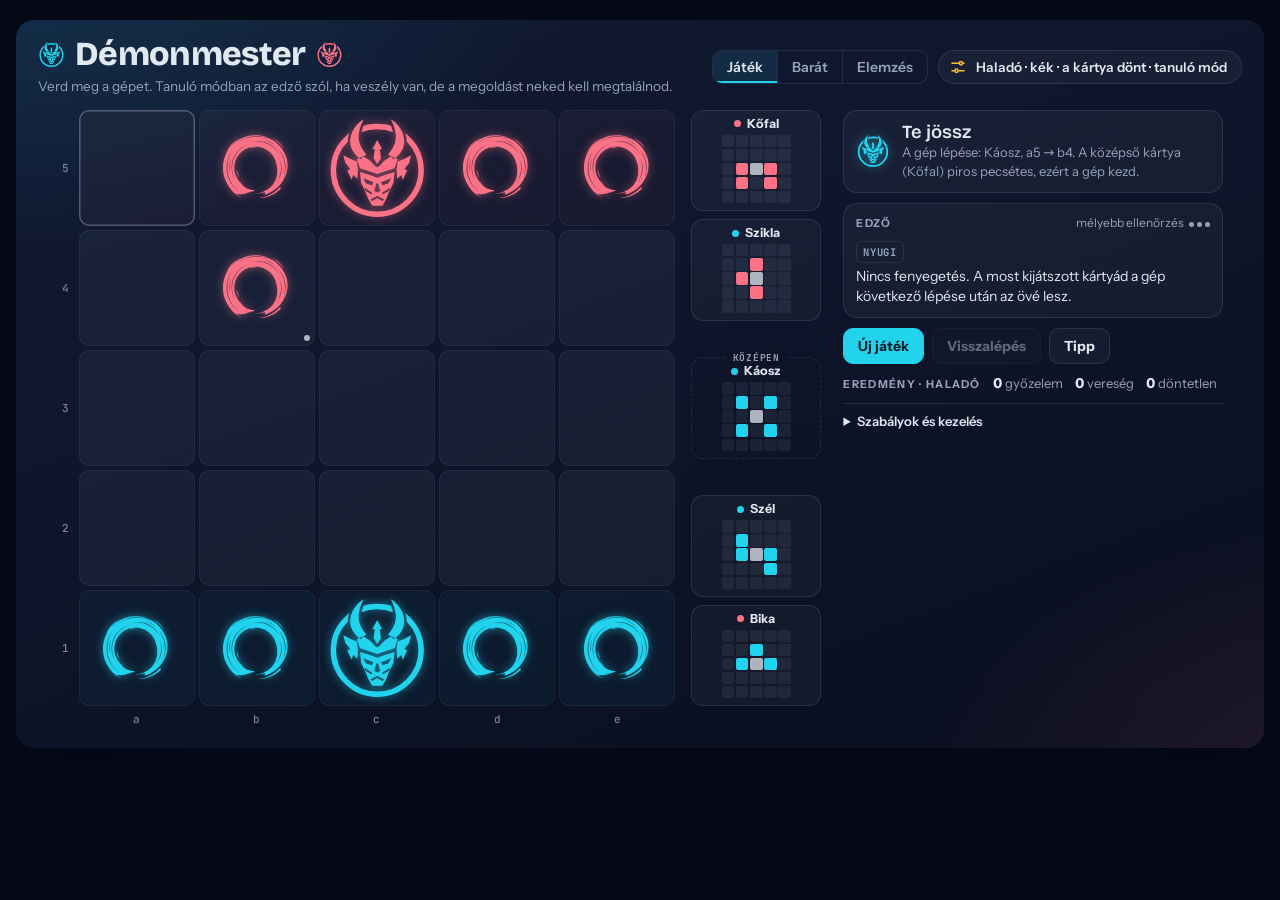
<file: demonmester.html>
<!doctype html>
<html lang="hu">
<head>
<meta charset="utf-8">
<meta name="viewport" content="width=device-width, initial-scale=1, viewport-fit=cover">
<title>Démonmester</title>
<style>
@font-face{font-family:'Bricolage Grotesque';font-style:normal;font-weight:600;font-display:swap;src:url([data-uri]) format('woff2');unicode-range:U+0020,U+0021,U+0022,U+0023,U+0024,U+0025,U+0026,U+0027,U+0028,U+0029,U+002A,U+002B,U+002C,U+002D,U+002E,U+002F,U+0030,U+0031,U+0032,U+0033,U+0034,U+0035,U+0036,U+0037,U+0038,U+0039,U+003A,U+003B,U+003C,U+003D,U+003E,U+003F,U+0040,U+0041,U+0042,U+0043,U+0044,U+0045,U+0046,U+0047,U+0048,U+0049,U+004A,U+004B,U+004C,U+004D,U+004E,U+004F,U+0050,U+0051,U+0052,U+0053,U+0054,U+0055,U+0056,U+0057,U+0058,U+0059,U+005A,U+005B,U+005C,U+005D,U+005E,U+005F,U+0060,U+0061,U+0062,U+0063,U+0064,U+0065,U+0066,U+0067,U+0068,U+0069,U+006A,U+006B,U+006C,U+006D,U+006E,U+006F,U+0070,U+0071,U+0072,U+0073,U+0074,U+0075,U+0076,U+0077,U+0078,U+0079,U+007A,U+007B,U+007C,U+007D,U+007E,U+00B7,U+00C1,U+00C9,U+00CD,U+00D3,U+00D6,U+00D7,U+00DA,U+00DC,U+00E1,U+00E9,U+00ED,U+00F3,U+00F6,U+00FA,U+00FC,U+2013,U+2014,U+2019,U+201D,U+201E,U+2026}
@font-face{font-family:'Bricolage Grotesque';font-style:normal;font-weight:600;font-display:swap;src:url([data-uri]) format('woff2');unicode-range:U+0020,U+0041,U+00C1,U+0150,U+0151,U+0170,U+0171}
@font-face{font-family:'Bricolage Grotesque';font-style:normal;font-weight:800;font-display:swap;src:url([data-uri]) format('woff2');unicode-range:U+0020,U+0021,U+0022,U+0023,U+0024,U+0025,U+0026,U+0027,U+0028,U+0029,U+002A,U+002B,U+002C,U+002D,U+002E,U+002F,U+0030,U+0031,U+0032,U+0033,U+0034,U+0035,U+0036,U+0037,U+0038,U+0039,U+003A,U+003B,U+003C,U+003D,U+003E,U+003F,U+0040,U+0041,U+0042,U+0043,U+0044,U+0045,U+0046,U+0047,U+0048,U+0049,U+004A,U+004B,U+004C,U+004D,U+004E,U+004F,U+0050,U+0051,U+0052,U+0053,U+0054,U+0055,U+0056,U+0057,U+0058,U+0059,U+005A,U+005B,U+005C,U+005D,U+005E,U+005F,U+0060,U+0061,U+0062,U+0063,U+0064,U+0065,U+0066,U+0067,U+0068,U+0069,U+006A,U+006B,U+006C,U+006D,U+006E,U+006F,U+0070,U+0071,U+0072,U+0073,U+0074,U+0075,U+0076,U+0077,U+0078,U+0079,U+007A,U+007B,U+007C,U+007D,U+007E,U+00B7,U+00C1,U+00C9,U+00CD,U+00D3,U+00D6,U+00D7,U+00DA,U+00DC,U+00E1,U+00E9,U+00ED,U+00F3,U+00F6,U+00FA,U+00FC,U+2013,U+2014,U+2019,U+201D,U+201E,U+2026}
@font-face{font-family:'Bricolage Grotesque';font-style:normal;font-weight:800;font-display:swap;src:url([data-uri]) format('woff2');unicode-range:U+0020,U+0041,U+00C1,U+0150,U+0151,U+0170,U+0171}
@font-face{font-family:'Instrument Sans';font-style:normal;font-weight:400;font-display:swap;src:url([data-uri]) format('woff2');unicode-range:U+0020,U+0021,U+0022,U+0023,U+0024,U+0025,U+0026,U+0027,U+0028,U+0029,U+002A,U+002B,U+002C,U+002D,U+002E,U+002F,U+0030,U+0031,U+0032,U+0033,U+0034,U+0035,U+0036,U+0037,U+0038,U+0039,U+003A,U+003B,U+003C,U+003D,U+003E,U+003F,U+0040,U+0041,U+0042,U+0043,U+0044,U+0045,U+0046,U+0047,U+0048,U+0049,U+004A,U+004B,U+004C,U+004D,U+004E,U+004F,U+0050,U+0051,U+0052,U+0053,U+0054,U+0055,U+0056,U+0057,U+0058,U+0059,U+005A,U+005B,U+005C,U+005D,U+005E,U+005F,U+0060,U+0061,U+0062,U+0063,U+0064,U+0065,U+0066,U+0067,U+0068,U+0069,U+006A,U+006B,U+006C,U+006D,U+006E,U+006F,U+0070,U+0071,U+0072,U+0073,U+0074,U+0075,U+0076,U+0077,U+0078,U+0079,U+007A,U+007B,U+007C,U+007D,U+007E,U+00B7,U+00C1,U+00C9,U+00CD,U+00D3,U+00D6,U+00D7,U+00DA,U+00DC,U+00E1,U+00E9,U+00ED,U+00F3,U+00F6,U+00FA,U+00FC,U+2013,U+2014,U+2019,U+201D,U+201E,U+2026}
@font-face{font-family:'Instrument Sans';font-style:normal;font-weight:400;font-display:swap;src:url([data-uri]) format('woff2');unicode-range:U+0020,U+0041,U+00C1,U+0150,U+0151,U+0170,U+0171}
@font-face{font-family:'Instrument Sans';font-style:normal;font-weight:500;font-display:swap;src:url([data-uri]) format('woff2');unicode-range:U+0020,U+0021,U+0022,U+0023,U+0024,U+0025,U+0026,U+0027,U+0028,U+0029,U+002A,U+002B,U+002C,U+002D,U+002E,U+002F,U+0030,U+0031,U+0032,U+0033,U+0034,U+0035,U+0036,U+0037,U+0038,U+0039,U+003A,U+003B,U+003C,U+003D,U+003E,U+003F,U+0040,U+0041,U+0042,U+0043,U+0044,U+0045,U+0046,U+0047,U+0048,U+0049,U+004A,U+004B,U+004C,U+004D,U+004E,U+004F,U+0050,U+0051,U+0052,U+0053,U+0054,U+0055,U+0056,U+0057,U+0058,U+0059,U+005A,U+005B,U+005C,U+005D,U+005E,U+005F,U+0060,U+0061,U+0062,U+0063,U+0064,U+0065,U+0066,U+0067,U+0068,U+0069,U+006A,U+006B,U+006C,U+006D,U+006E,U+006F,U+0070,U+0071,U+0072,U+0073,U+0074,U+0075,U+0076,U+0077,U+0078,U+0079,U+007A,U+007B,U+007C,U+007D,U+007E,U+00B7,U+00C1,U+00C9,U+00CD,U+00D3,U+00D6,U+00D7,U+00DA,U+00DC,U+00E1,U+00E9,U+00ED,U+00F3,U+00F6,U+00FA,U+00FC,U+2013,U+2014,U+2019,U+201D,U+201E,U+2026}
@font-face{font-family:'Instrument Sans';font-style:normal;font-weight:500;font-display:swap;src:url([data-uri]) format('woff2');unicode-range:U+0020,U+0041,U+00C1,U+0150,U+0151,U+0170,U+0171}
@font-face{font-family:'Instrument Sans';font-style:normal;font-weight:600;font-display:swap;src:url([data-uri]) format('woff2');unicode-range:U+0020,U+0021,U+0022,U+0023,U+0024,U+0025,U+0026,U+0027,U+0028,U+0029,U+002A,U+002B,U+002C,U+002D,U+002E,U+002F,U+0030,U+0031,U+0032,U+0033,U+0034,U+0035,U+0036,U+0037,U+0038,U+0039,U+003A,U+003B,U+003C,U+003D,U+003E,U+003F,U+0040,U+0041,U+0042,U+0043,U+0044,U+0045,U+0046,U+0047,U+0048,U+0049,U+004A,U+004B,U+004C,U+004D,U+004E,U+004F,U+0050,U+0051,U+0052,U+0053,U+0054,U+0055,U+0056,U+0057,U+0058,U+0059,U+005A,U+005B,U+005C,U+005D,U+005E,U+005F,U+0060,U+0061,U+0062,U+0063,U+0064,U+0065,U+0066,U+0067,U+0068,U+0069,U+006A,U+006B,U+006C,U+006D,U+006E,U+006F,U+0070,U+0071,U+0072,U+0073,U+0074,U+0075,U+0076,U+0077,U+0078,U+0079,U+007A,U+007B,U+007C,U+007D,U+007E,U+00B7,U+00C1,U+00C9,U+00CD,U+00D3,U+00D6,U+00D7,U+00DA,U+00DC,U+00E1,U+00E9,U+00ED,U+00F3,U+00F6,U+00FA,U+00FC,U+2013,U+2014,U+2019,U+201D,U+201E,U+2026}
@font-face{font-family:'Instrument Sans';font-style:normal;font-weight:600;font-display:swap;src:url([data-uri]) format('woff2');unicode-range:U+0020,U+0041,U+00C1,U+0150,U+0151,U+0170,U+0171}
@font-face{font-family:'Instrument Sans';font-style:normal;font-weight:700;font-display:swap;src:url([data-uri]) format('woff2');unicode-range:U+0020,U+0021,U+0022,U+0023,U+0024,U+0025,U+0026,U+0027,U+0028,U+0029,U+002A,U+002B,U+002C,U+002D,U+002E,U+002F,U+0030,U+0031,U+0032,U+0033,U+0034,U+0035,U+0036,U+0037,U+0038,U+0039,U+003A,U+003B,U+003C,U+003D,U+003E,U+003F,U+0040,U+0041,U+0042,U+0043,U+0044,U+0045,U+0046,U+0047,U+0048,U+0049,U+004A,U+004B,U+004C,U+004D,U+004E,U+004F,U+0050,U+0051,U+0052,U+0053,U+0054,U+0055,U+0056,U+0057,U+0058,U+0059,U+005A,U+005B,U+005C,U+005D,U+005E,U+005F,U+0060,U+0061,U+0062,U+0063,U+0064,U+0065,U+0066,U+0067,U+0068,U+0069,U+006A,U+006B,U+006C,U+006D,U+006E,U+006F,U+0070,U+0071,U+0072,U+0073,U+0074,U+0075,U+0076,U+0077,U+0078,U+0079,U+007A,U+007B,U+007C,U+007D,U+007E,U+00B7,U+00C1,U+00C9,U+00CD,U+00D3,U+00D6,U+00D7,U+00DA,U+00DC,U+00E1,U+00E9,U+00ED,U+00F3,U+00F6,U+00FA,U+00FC,U+2013,U+2014,U+2019,U+201D,U+201E,U+2026}
@font-face{font-family:'Instrument Sans';font-style:normal;font-weight:700;font-display:swap;src:url([data-uri]) format('woff2');unicode-range:U+0020,U+0041,U+00C1,U+0150,U+0151,U+0170,U+0171}
@font-face{font-family:'JetBrains Mono';font-style:normal;font-weight:500;font-display:swap;src:url([data-uri]) format('woff2');unicode-range:U+0020,U+0021,U+0022,U+0023,U+0024,U+0025,U+0026,U+0027,U+0028,U+0029,U+002A,U+002B,U+002C,U+002D,U+002E,U+002F,U+0030,U+0031,U+0032,U+0033,U+0034,U+0035,U+0036,U+0037,U+0038,U+0039,U+003A,U+003B,U+003C,U+003D,U+003E,U+003F,U+0040,U+0041,U+0042,U+0043,U+0044,U+0045,U+0046,U+0047,U+0048,U+0049,U+004A,U+004B,U+004C,U+004D,U+004E,U+004F,U+0050,U+0051,U+0052,U+0053,U+0054,U+0055,U+0056,U+0057,U+0058,U+0059,U+005A,U+005B,U+005C,U+005D,U+005E,U+005F,U+0060,U+0061,U+0062,U+0063,U+0064,U+0065,U+0066,U+0067,U+0068,U+0069,U+006A,U+006B,U+006C,U+006D,U+006E,U+006F,U+0070,U+0071,U+0072,U+0073,U+0074,U+0075,U+0076,U+0077,U+0078,U+0079,U+007A,U+007B,U+007C,U+007D,U+007E,U+00B7,U+00C1,U+00C9,U+00CD,U+00D3,U+00D6,U+00D7,U+00DA,U+00DC,U+00E1,U+00E9,U+00ED,U+00F3,U+00F6,U+00FA,U+00FC,U+2013,U+2014,U+2019,U+201D,U+201E,U+2026}
@font-face{font-family:'JetBrains Mono';font-style:normal;font-weight:500;font-display:swap;src:url([data-uri]) format('woff2');unicode-range:U+0020,U+0041,U+00C1,U+0150,U+0151,U+0170,U+0171}
@font-face{font-family:'JetBrains Mono';font-style:normal;font-weight:700;font-display:swap;src:url([data-uri]) format('woff2');unicode-range:U+0020,U+0021,U+0022,U+0023,U+0024,U+0025,U+0026,U+0027,U+0028,U+0029,U+002A,U+002B,U+002C,U+002D,U+002E,U+002F,U+0030,U+0031,U+0032,U+0033,U+0034,U+0035,U+0036,U+0037,U+0038,U+0039,U+003A,U+003B,U+003C,U+003D,U+003E,U+003F,U+0040,U+0041,U+0042,U+0043,U+0044,U+0045,U+0046,U+0047,U+0048,U+0049,U+004A,U+004B,U+004C,U+004D,U+004E,U+004F,U+0050,U+0051,U+0052,U+0053,U+0054,U+0055,U+0056,U+0057,U+0058,U+0059,U+005A,U+005B,U+005C,U+005D,U+005E,U+005F,U+0060,U+0061,U+0062,U+0063,U+0064,U+0065,U+0066,U+0067,U+0068,U+0069,U+006A,U+006B,U+006C,U+006D,U+006E,U+006F,U+0070,U+0071,U+0072,U+0073,U+0074,U+0075,U+0076,U+0077,U+0078,U+0079,U+007A,U+007B,U+007C,U+007D,U+007E,U+00B7,U+00C1,U+00C9,U+00CD,U+00D3,U+00D6,U+00D7,U+00DA,U+00DC,U+00E1,U+00E9,U+00ED,U+00F3,U+00F6,U+00FA,U+00FC,U+2013,U+2014,U+2019,U+201D,U+201E,U+2026}
@font-face{font-family:'JetBrains Mono';font-style:normal;font-weight:700;font-display:swap;src:url([data-uri]) format('woff2');unicode-range:U+0020,U+0041,U+00C1,U+0150,U+0151,U+0170,U+0171}
html,body{margin:0}
[hidden]{display:none!important}
:root{padding-top:env(safe-area-inset-top,0px);padding-bottom:env(safe-area-inset-bottom,0px)}

/* Démonmester. Ugyanaz a sötét világ, mint az amőbánál: kék (ciánkék) és piros (rózsaszín) a két fél, mellette az edző panel */
:root{
  color-scheme: dark;
  --page: #060a17;
  --f-display: "Bricolage Grotesque", "Segoe UI", system-ui, sans-serif;
  --f-body: "Instrument Sans", "Segoe UI", system-ui, sans-serif;
  --f-mono: "JetBrains Mono", ui-monospace, Menlo, monospace;
}
*{box-sizing:border-box}
html,body{background:var(--page); color:#e2e8f0}
body{font-family:var(--f-body); font-size:15px; line-height:1.5}
.page{max-width:1440px; margin:0 auto; padding-block:20px 32px; padding-left:max(16px, env(safe-area-inset-left, 0px)); padding-right:max(16px, env(safe-area-inset-right, 0px))}

.oni {
  --text: #e2e8f0;
  --muted: #94a3b8;
  --surface: rgba(255, 255, 255, .04);
  --border: rgba(148, 163, 184, .16);
  --tile: rgba(148, 163, 184, .07);
  --c0: #22d3ee;
  --c1: #fb7185;
  --gold: #fbbf24;
  --violet: #a78bfa;
  --cell: 64px;
  --gap: 4px;
  --coord: 18px;
  --cw: calc((var(--cell) * 5 + var(--gap) * 4 - 16px) / 3);
  --mc: calc(var(--cw) / 9.6);
  position: relative;
  margin-bottom: 20px;
  padding: 18px 22px 20px;
  border-radius: 18px;
  color: var(--text);
  background:
    radial-gradient(900px 500px at 0% -10%, rgba(34, 211, 238, .13), transparent 60%),
    radial-gradient(800px 500px at 110% 110%, rgba(251, 113, 133, .13), transparent 60%),
    linear-gradient(160deg, #121b35 0%, #0a0f1f 100%);
  box-shadow: 0 24px 48px -24px rgba(2, 6, 23, .7);
  overflow: hidden;
}

/* Fejléc */
.head{display:flex; flex-wrap:wrap; align-items:center; justify-content:space-between; gap:8px 20px; margin-bottom:14px}
.head h1{font-family:var(--f-display); font-weight:800; font-size:clamp(1.6rem, 3.6vw, 2.1rem); line-height:1; margin:0; letter-spacing:-.02em; display:flex; align-items:center; gap:.3em}
.head h1 .x{color:var(--c0)} .head h1 .o{color:var(--c1)}
.head h1 svg{width:.8em; height:.8em}
.head p{margin:4px 0 0; color:var(--muted); font-size:13.5px}

/* Vezérlők */
.label{font-size:11px; font-weight:700; letter-spacing:.12em; text-transform:uppercase; color:var(--muted); margin:0 0 7px}
.seg{display:inline-flex; border:1px solid var(--border); border-radius:10px; overflow:hidden}
.seg button{font:600 14px var(--f-body); color:var(--muted); background:transparent; border:0; padding:7px 12px; cursor:pointer}
.seg button + button{border-left:1px solid var(--border)}
.seg button[aria-pressed="true"]{color:var(--text); background:rgba(34,211,238,.10); box-shadow:inset 0 -2px 0 var(--c0)}
.switch{display:flex; align-items:center; gap:10px; cursor:pointer; user-select:none}
.switch input{position:absolute; opacity:0; pointer-events:none}
.switch .track{width:42px; height:24px; border-radius:999px; background:rgba(148,163,184,.22); position:relative; transition:background .2s; flex:none}
.switch .track::after{content:""; position:absolute; top:3px; left:3px; width:18px; height:18px; border-radius:50%; background:#e2e8f0; transition:transform .2s}
.switch input:checked + .track{background:var(--violet)}
.switch input:checked + .track::after{transform:translateX(18px)}
.switch input:focus-visible + .track{outline:2px solid var(--gold); outline-offset:2px}
.switch .t{font-weight:600}
.btn{font:700 14px var(--f-body); color:var(--text); background:var(--surface); border:1px solid var(--border); border-radius:10px; padding:8px 14px; cursor:pointer}
.btn:hover{border-color:rgba(148,163,184,.4)}
.btn.primary{background:var(--c0); border-color:var(--c0); color:#04202a}
.btn:disabled{opacity:.4; cursor:not-allowed}
button:focus-visible, select:focus-visible{outline:2px solid var(--gold); outline-offset:2px}

/* Játéktér */
.arena{display:grid; gap:24px; align-items:start}
.boardwrap{position:relative; justify-self:center; display:flex; flex-direction:column; gap:10px}
.board{display:grid; grid-template-columns:var(--coord) repeat(5, var(--cell)); grid-template-rows:repeat(5, var(--cell)) var(--coord); gap:var(--gap); user-select:none}
.coord{font:500 11px var(--f-mono); color:var(--muted); display:flex; align-items:center; justify-content:center; opacity:.8}
.cell{position:relative; width:var(--cell); height:var(--cell); border:0; padding:0; margin:0; border-radius:10px; background:var(--tile); cursor:pointer; color:inherit; box-shadow:inset 0 0 0 1px rgba(148,163,184,.08)}
.cell.home0{background:rgba(34,211,238,.045)} .cell.home1{background:rgba(251,113,133,.045)}
@media (hover: hover){ .cell:hover{background:rgba(148,163,184,.12)} }
.cell:focus-visible{outline:2px solid var(--gold); outline-offset:1px; z-index:2}
.cell > svg.pc{position:absolute; inset:10%; width:80%; height:80%; overflow:visible; z-index:1}
.pc{overflow:visible}
.cell > svg.pc.st{inset:15%; width:70%; height:70%}
.cell > svg.pc.ms{inset:5%; width:90%; height:90%}
.pc.s0{color:var(--c0); filter:drop-shadow(0 0 5px rgba(34,211,238,.55))}
.pc.s1{color:var(--c1); filter:drop-shadow(0 0 5px rgba(251,113,133,.5))}
.cell svg.temple{position:absolute; left:50%; bottom:6%; width:34%; height:34%; transform:translateX(-50%); opacity:.28; fill:none; stroke-width:2; stroke-linecap:round}
.cell.filled svg.temple{display:none}
.cell svg.temple.s0{stroke:var(--c0)} .cell svg.temple.s1{stroke:var(--c1)}
.cell.new > svg.pc{animation:pop .22s ease-out}
@keyframes pop{from{transform:scale(.5); opacity:.2} to{transform:scale(1); opacity:1}}
.cell.lf{box-shadow:inset 0 0 0 1.5px rgba(226,232,240,.28)}
.cell.lt::after{content:""; position:absolute; right:5px; bottom:5px; width:6px; height:6px; border-radius:50%; background:var(--text); opacity:.75; z-index:2}
.cell.sel{box-shadow:inset 0 0 0 2.5px var(--gold), 0 0 14px rgba(251,191,36,.35)}
.cell .tg{position:absolute; inset:0; pointer-events:none; z-index:2}
.cell.tgt .tg::before{content:""; position:absolute; left:50%; top:50%; width:24%; height:24%; transform:translate(-50%,-50%); border-radius:50%; background:var(--gold); opacity:.85; box-shadow:0 0 10px rgba(251,191,36,.6)}
.cell.tgt.cap .tg::before{width:84%; height:84%; background:transparent; border:2.5px solid var(--gold); opacity:.9}
.cell.win{background:rgba(251,191,36,.18)}
/* tanuló jelölések: lila = a gép, arany = te */
.cell .mk{position:absolute; inset:3px; border-radius:8px; pointer-events:none}
.cell.t-cause .mk{inset:2px; background:rgba(167,139,250,.13); box-shadow:0 0 0 2px var(--violet), 0 0 14px rgba(167,139,250,.45)}
.cell.t-cause.fresh .mk{animation:causein .5s ease-out}
@keyframes causein{from{box-shadow:0 0 0 7px rgba(167,139,250,0), 0 0 0 rgba(167,139,250,0)}}
.cell.t-danger .mk{inset:7px; border-radius:50%; border:2px dashed var(--violet); background:rgba(167,139,250,.10)}
.cell.t-def .mk{inset:4px; box-shadow:0 0 0 2px var(--gold)}
.cell.t-bestfrom .mk{inset:3px; box-shadow:0 0 0 2px var(--gold); border-radius:50%}
.cell.t-best .mk{inset:3px; background:rgba(251,191,36,.20); box-shadow:0 0 0 2.5px var(--gold), 0 0 16px rgba(251,191,36,.5)}
.cell.t-best::before{content:"★"; position:absolute; inset:0; display:flex; align-items:center; justify-content:center; font-size:calc(var(--cell) * .4); color:var(--gold); z-index:2; pointer-events:none}
.cell.t-best.filled::before{align-items:flex-start; justify-content:flex-end; padding:2px 5px; font-size:calc(var(--cell) * .26)}
.cell.t-warn .mk{inset:4px; border:2px dashed var(--text); opacity:.8}
.cell .pn{position:absolute; left:3px; top:2px; white-space:nowrap; max-width:calc(100% - 6px); overflow:hidden; font:700 calc(var(--cell) * .22) var(--f-mono); pointer-events:none; z-index:3; line-height:1; padding:2px 4px; border-radius:6px; background:rgba(6,10,23,.75)}
.cell .pn.u{color:var(--gold); box-shadow:0 0 0 1.5px var(--gold)} .cell .pn.m{color:var(--violet); box-shadow:0 0 0 1.5px var(--violet)}
.cell .pn.focus{box-shadow:0 0 0 2.5px currentColor, 0 0 12px currentColor}
.cell.has-plan.t-best::before{display:none}

/* Kártyák */
.cards{display:flex; gap:8px}
.card{width:var(--cw); flex:none; display:flex; flex-direction:column; gap:4px; align-items:center; padding:6px 6px 7px; border-radius:12px; border:1px solid var(--border); background:rgba(255,255,255,.035); color:var(--text); font:inherit; cursor:default; position:relative}
.card .nm{display:flex; align-items:center; gap:6px; width:100%; justify-content:center; font:700 12.5px var(--f-body); line-height:1.1; white-space:nowrap}
.card .st{width:7px; height:7px; border-radius:50%; flex:none}
.card .st.s0{background:var(--c0)} .card .st.s1{background:var(--c1)}
.mini{display:grid; grid-template-columns:repeat(5, var(--mc)); grid-auto-rows:var(--mc); gap:max(1px, calc(var(--mc) * .14))}
.mini i{border-radius:2px; background:rgba(148,163,184,.10)}
.mini i.me{background:rgba(226,232,240,.75)}
.mini.s0 i.t{background:var(--c0)} .mini.s1 i.t{background:var(--c1)}
.card.mine{cursor:pointer}
@media (hover: hover){ .card.mine:hover{border-color:rgba(148,163,184,.45)} }
.card.selc{border-color:var(--gold); box-shadow:0 0 0 1.5px var(--gold), 0 0 16px rgba(251,191,36,.3); background:rgba(251,191,36,.06)}
.card.mid{border-style:dashed; background:transparent}
.card .tag{position:absolute; top:-8px; left:50%; transform:translateX(-50%); font:700 9.5px var(--f-mono); letter-spacing:.08em; text-transform:uppercase; color:var(--muted); background:#0d1428; padding:0 6px; border-radius:6px; white-space:nowrap}
.card.dim{opacity:.6}

.overlay{grid-area:board; position:absolute; left:50%; top:50%; transform:translate(-50%,-50%); width:min(300px, 86%); text-align:center; padding:18px 18px 16px; border-radius:16px; border:1px solid var(--border); background:rgba(10,15,31,.93); backdrop-filter:blur(6px); box-shadow:0 20px 40px -12px rgba(0,0,0,.6); z-index:5}
.overlay h2{font-family:var(--f-display); font-weight:800; font-size:1.9rem; margin:0 0 6px; line-height:1.05}
.overlay p{margin:0 0 14px; color:var(--muted); font-size:14px}

/* Panel */
.panel{display:flex; flex-direction:column; gap:10px; min-width:0}
.status{display:flex; align-items:center; gap:12px; padding:10px 12px; border:1px solid var(--border); border-radius:14px; background:var(--surface)}
.status .who{width:34px; height:34px; flex:none; position:relative}
.status .who svg{width:100%; height:100%; overflow:visible}
.status .txt{font-family:var(--f-display); font-weight:600; font-size:1.15rem; line-height:1.2}
.status .sub{font-size:13px; color:var(--muted)}
.dots i{display:inline-block; width:5px; height:5px; border-radius:50%; background:var(--muted); margin-left:3px; animation:blink 1s infinite}
.dots i:nth-child(2){animation-delay:.2s} .dots i:nth-child(3){animation-delay:.4s}
@keyframes blink{50%{opacity:.2}}
.choose{border:1px solid rgba(251,191,36,.45); background:rgba(251,191,36,.05); border-radius:14px; padding:12px 14px}
.choose p{margin:0 0 10px; font-size:14px}

.warnbox{border:1px solid rgba(251,113,133,.55); background:rgba(251,113,133,.08); border-radius:14px; padding:12px 14px}
.warnbox h3{margin:0 0 4px; font-family:var(--f-display); font-size:1.05rem; color:var(--c1)}
.warnbox p{margin:0 0 10px; font-size:14px}
.coach{border:1px solid var(--border); border-radius:14px; background:var(--surface); padding:10px 12px}
.coach-head{display:flex; justify-content:space-between; align-items:center; gap:8px; margin-bottom:8px}
.coach-head .label{margin:0}
.busy{font-size:12px; color:var(--muted)}
.coach ul{list-style:none; margin:0; padding:0; display:flex; flex-direction:column; gap:8px}
.coach li{display:grid; grid-template-columns:minmax(0,1fr); gap:3px; align-items:start; font-size:14px; line-height:1.45}
.coach li .chip{justify-self:start}
.chip{font:700 10.5px var(--f-mono); letter-spacing:.06em; text-transform:uppercase; border-radius:6px; padding:3px 6px; white-space:nowrap; margin-top:1px}
.chip.gold{color:#1c1300; background:var(--gold)}
.chip.violet{color:#160c33; background:var(--violet)}
.chip.cyan{color:#03232b; background:var(--c0)}
.chip.rose{color:#2b060d; background:var(--c1)}
.chip.plain{color:var(--muted); border:1px solid var(--border)}
.sq{font:700 13px var(--f-mono); color:var(--text); background:rgba(148,163,184,.12); border-radius:5px; padding:0 4px; white-space:nowrap}
.cn{font-style:normal; font-weight:600; color:var(--muted)}
.coach.off{opacity:.75}
.legend{display:flex; flex-wrap:wrap; gap:6px 14px; font-size:12.5px; color:var(--muted); margin-top:10px; padding-top:10px; border-top:1px solid var(--border)}
.legend span{display:inline-flex; align-items:center; gap:6px}
.legend i{width:13px; height:13px; display:inline-block; border-radius:4px; flex:none}
.lg-cause{box-shadow:0 0 0 2px var(--violet); background:rgba(167,139,250,.2)}
.lg-danger{border-radius:50%!important; border:2px dashed var(--violet)}
.lg-def{box-shadow:0 0 0 2px var(--gold)}
.lg-best{background:rgba(251,191,36,.35); box-shadow:0 0 0 2px var(--gold)}
.legend .grp{display:flex; flex-wrap:wrap; gap:6px 14px; width:100%; position:relative; padding-left:52px}
.legend .grp b{position:absolute; left:0; top:1px; font-weight:700; font-size:11px; letter-spacing:.1em; text-transform:uppercase}
.legend .g-m b{color:var(--violet)} .legend .g-u b{color:var(--gold)}
.coach-btns{display:flex; flex-wrap:wrap; gap:8px; margin-top:10px}
.btn.violet{border-color:rgba(167,139,250,.55); color:#ddd3ff}
.btn.gold{border-color:rgba(251,191,36,.6); color:#fde7a6}
.stats{font-size:12.5px; color:var(--muted); margin-top:10px; font-variant-numeric:tabular-nums}
.stats b{color:var(--text)}
.row{display:flex; flex-wrap:wrap; gap:8px}
.scoreline{display:flex; flex-wrap:wrap; align-items:baseline; gap:4px 12px; margin:0; font-size:13px; color:var(--muted)}
.scoreline .label{margin:0}
.scoreline b{color:var(--text); font:700 15px var(--f-display); font-variant-numeric:tabular-nums}
.foot{color:var(--muted); font-size:12.5px; margin:0}
.rules{color:var(--muted); font-size:13px; border-top:1px solid var(--border); padding-top:8px}
.rules summary{cursor:pointer; font-weight:600; color:var(--text)}
.rules ul{margin:8px 0 0; padding-left:18px; display:flex; flex-direction:column; gap:4px}
/* terv */
.plan{border:1px solid rgba(251,191,36,.35); border-radius:14px; background:rgba(251,191,36,.04); padding:10px 12px}
.plan-head{display:flex; justify-content:space-between; align-items:center; gap:8px; margin-bottom:8px}
.plan-head .label{margin:0; color:var(--gold)}
.plan.trap{border-color:rgba(167,139,250,.45); background:rgba(167,139,250,.05)}
.plan.trap .plan-head .label{color:var(--violet)}
.forced{font-size:11px; font-weight:700; letter-spacing:.06em; text-transform:uppercase; color:var(--c1); margin-left:4px}
.plan ol{list-style:none; margin:0; padding:0; display:flex; flex-direction:column; gap:1px}
.plan li{display:grid; grid-template-columns:20px 36px minmax(0,1fr); gap:6px; align-items:baseline; font-size:13.5px; padding:2px 6px; border-radius:8px; cursor:default}
.plan li:hover{background:rgba(148,163,184,.08)}
.plan li .n{font:700 13px var(--f-mono); text-align:center}
.plan li.u .n{color:var(--gold)} .plan li.m .n{color:var(--violet)}
.plan li .who{font-size:12px; font-weight:700; color:var(--muted); text-transform:uppercase; letter-spacing:.06em}
.plan .sum{margin:8px 0 0; font-size:13px; color:var(--muted)}
.plan .sum b{color:var(--text)}
.linkbtn{font:600 13px var(--f-body); background:none; border:0; color:var(--muted); cursor:pointer; padding:2px 4px; text-decoration:underline}
/* ===== Beállítások fiók ===== */
.settings-btn{display:inline-flex; align-items:center; gap:9px; font:600 13.5px var(--f-body); color:var(--text); background:var(--surface); border:1px solid var(--border); border-radius:999px; padding:7px 14px 7px 10px; cursor:pointer; max-width:100%}
.settings-btn svg{width:18px; height:18px; flex:none; color:var(--gold)}
.settings-btn span{white-space:nowrap; overflow:hidden; text-overflow:ellipsis}
.settings-btn:hover{border-color:rgba(148,163,184,.4)}
.scrim{position:fixed; inset:0; background:rgba(2,6,23,.6); backdrop-filter:blur(2px); opacity:0; pointer-events:none; transition:opacity .25s; z-index:40}
.scrim.open{opacity:1; pointer-events:auto}
.drawer{position:fixed; top:0; right:0; bottom:0; width:min(420px, 92vw); z-index:50; display:flex; flex-direction:column;
  color:var(--text); background:linear-gradient(170deg, #16213f 0%, #0b1122 100%); border-left:1px solid var(--border);
  box-shadow:-24px 0 48px -12px rgba(0,0,0,.65); transform:translateX(104%); visibility:hidden; transition:transform .3s cubic-bezier(.2,.8,.2,1), visibility 0s linear .3s;
  padding-top:env(safe-area-inset-top, 0px); padding-bottom:env(safe-area-inset-bottom, 0px); padding-right:env(safe-area-inset-right, 0px)}
.drawer.open{transform:none; visibility:visible; transition:transform .3s cubic-bezier(.2,.8,.2,1)}
.drawer-head{display:flex; align-items:center; justify-content:space-between; gap:12px; padding:18px 20px 10px}
.drawer-head h2{margin:0; font-family:var(--f-display); font-weight:800; font-size:1.5rem}
.iconbtn{width:38px; height:38px; display:grid; place-items:center; border-radius:10px; border:1px solid var(--border); background:var(--surface); color:var(--text); cursor:pointer}
.iconbtn svg{width:18px; height:18px}
.drawer-body{flex:1; overflow:auto; padding:6px 20px 16px; display:flex; flex-direction:column; gap:20px; overscroll-behavior:contain}
.drawer-body section.two{display:grid; grid-template-columns:1fr 1fr; gap:14px}
.drawer-body .seg{display:flex} .drawer-body .seg button{flex:1; padding:7px 8px}
.drawer-foot{display:flex; gap:8px; padding:12px 20px 18px; border-top:1px solid var(--border)}
.drawer-foot .btn{flex:1}
.note{margin:8px 0 0; font-size:13px; color:var(--muted)}
.lvl-list{display:flex; flex-direction:column; gap:6px}
.lvl-card{display:grid; grid-template-columns:auto 1fr; gap:2px 12px; align-items:center; text-align:left; font:inherit; color:var(--text); background:transparent; border:1px solid var(--border); border-radius:12px; padding:10px 12px; cursor:pointer}
.lvl-card .pips{display:inline-flex; gap:2px; grid-row:span 2}
.lvl-card .pips i{width:4px; height:14px; border-radius:2px; background:var(--border)}
.lvl-card .pips i.on{background:var(--gold)}
.lvl-card b{font-weight:700; font-size:15px}
.lvl-card small{font-size:13px; color:var(--muted); line-height:1.4}
.lvl-card[aria-checked="true"]{border-color:var(--gold); background:rgba(251,191,36,.07)}
@media (hover: hover){ .lvl-card:hover{border-color:rgba(148,163,184,.4)} }
@media (max-width: 599px){
  .drawer{top:auto; left:0; width:auto; max-height:88vh; max-height:88dvh; border-left:0; border-top:1px solid var(--border); border-radius:20px 20px 0 0; transform:translateY(104%); padding-left:env(safe-area-inset-left, 0px)}
  .drawer::before{content:""; width:40px; height:4px; border-radius:2px; background:rgba(148,163,184,.35); margin:10px auto 0}
  .drawer-head{padding:10px 16px 6px} .drawer-body{padding:6px 16px 14px; gap:16px} .drawer-foot{padding:10px 16px 14px}
  .settings-btn{font-size:12.5px}
}

/* ===== Mód választó ===== */
.head-right{display:flex; flex-wrap:wrap; align-items:center; gap:10px; justify-content:flex-end}
.modes button{padding:7px 14px}
/* ===== Elemzés mód ===== */
.tools{border:1px solid var(--border); border-radius:14px; background:var(--surface); padding:12px 14px; display:flex; flex-direction:column; gap:10px}
.tools .note{margin:0}
.tool-row{display:flex; flex-wrap:wrap; gap:12px 18px}
#aTool button{display:inline-flex; align-items:center; justify-content:center; min-width:44px; padding:5px 8px}
#aTool button svg{width:26px; height:26px; overflow:visible}
.cardsel{display:grid; grid-template-columns:repeat(2, minmax(0,1fr)); gap:8px 10px}
.cardsel label{display:flex; flex-direction:column; gap:3px; font-size:12px; color:var(--muted)}
.cardsel label.full{grid-column:1 / -1}
.cardsel label b{font-weight:700}
.cardsel .k0{color:var(--c0)} .cardsel .k1{color:var(--c1)}
select{font:600 14px var(--f-body); color:var(--text); background:#0f1830; border:1px solid var(--border); border-radius:9px; padding:6px 8px; width:100%}
.switch.small .t{font-weight:500; font-size:13.5px; color:var(--muted)}
.switch.small .track{transform:scale(.85); transform-origin:left center}
.tools .note.warnc{color:var(--c1)}
.btn .ic{width:17px; height:17px; vertical-align:-3px; margin-right:6px}
.runbar{display:flex; flex-wrap:wrap; align-items:center; gap:8px 14px}
.runbar .run{min-width:170px; justify-content:center; display:inline-flex; align-items:center}
.runbar .run.stop{background:transparent; color:var(--c1); border-color:rgba(251,113,133,.6)}
.run-state{font-size:13px; color:var(--muted)}
.res{border:1px solid var(--border); border-radius:14px; background:var(--surface); padding:12px 14px; cursor:pointer; outline:none}
.res.focus{border-color:rgba(251,191,36,.55); box-shadow:inset 3px 0 0 var(--gold)}
.res:focus-visible{outline:2px solid var(--gold); outline-offset:2px}
.res-head{display:flex; align-items:center; gap:10px; margin-bottom:8px}
.res-head .who{width:26px; height:26px; flex:none}
.res-head .who svg{width:100%; height:100%; overflow:visible}
.res-head h3{margin:0; font-family:var(--f-display); font-size:1.08rem; font-weight:600}
.res-head .hint{margin-left:auto; font-size:12px; color:var(--muted)}
.res ul{list-style:none; margin:0; padding:0; display:flex; flex-direction:column; gap:8px}
.res li{display:grid; grid-template-columns:auto minmax(0,1fr); gap:10px; align-items:start; font-size:14px; line-height:1.45}
.res .plan-mini{margin:8px 0 0; padding:0; list-style:none; display:flex; flex-direction:column; gap:3px}
.res .plan-mini li{grid-template-columns:20px 22px minmax(0,1fr); gap:6px; font-size:13.5px}
.res .plan-mini .n{font:700 12.5px var(--f-mono); text-align:center}
.res .plan-mini .n.s{color:var(--gold)} .res .plan-mini .n.o{color:var(--violet)}
.res .plan-mini .g{width:18px; height:18px} .res .plan-mini .g svg{width:100%; height:100%; overflow:visible}
.res .busy-line{font-size:13.5px; color:var(--muted); margin:0}

/* ===== Barát mód ===== */
#duoArena.pre .boardwrap{display:none}
#duoArena.pre{grid-template-columns:minmax(0, 560px)!important; grid-template-areas:"panel"!important; justify-content:center}
#duoArena.pre .panel{max-width:none}
.dmsg{margin:0; font-size:14px; line-height:1.45}
.dmsg.bad{color:var(--c1)}
.dmsg.help{font-size:13px; color:var(--gold); border-left:3px solid var(--gold); padding-left:8px}
.dmsg.warnc{color:#ddd3ff}
.code{width:100%; font:13px/1.4 var(--f-mono); color:var(--text); background:rgba(255,255,255,.05); border:1px solid var(--border); border-radius:10px; padding:8px 10px; resize:none; word-break:break-all}
.lbl{font-size:13.5px; color:var(--muted)}
.btn.ghost{background:transparent}

/* ===== Reszponzív elrendezés =====
   A tábla a főszereplő. Széles és fekvő képernyőn a kártyák a tábla jobb oldalán, egy oszlopban állnak
   (fent az ellenfélé, középen a középső, lent a tiéd), így a tábla a teljes magasságot kitöltheti; mellette keskeny panel.
   Álló képernyőn: a kártyák a tábla fölött és alatt, a középső kártya annál a félnél, aki lép; alatta a panel. */
.boardwrap{display:grid; justify-self:center; align-self:start; gap:10px 8px;
  grid-template-columns:calc(var(--coord) + var(--gap) + var(--cw) * 2 + 8px) var(--cw);
  grid-template-areas:"top mid" "board board" "bot ."}
.boardwrap.mbot{grid-template-areas:"top ." "board board" "bot mid"}
.boardwrap > .board{grid-area:board}
.boardwrap > .top{grid-area:top; padding-left:calc(var(--coord) + var(--gap))}
.boardwrap > .bot{grid-area:bot; padding-left:calc(var(--coord) + var(--gap))}
.boardwrap > .mid{grid-area:mid}
.arena{grid-template-columns:minmax(0,1fr); grid-template-areas:"board" "panel"; gap:16px}
.boardwrap{grid-area:board}
.panel{grid-area:panel; width:100%; max-width:calc(var(--cell) * 5 + var(--gap) * 5 + var(--coord)); justify-self:center}
/* álló, közepes szélesség: a tábla a szélességhez és a magassághoz is igazodik */
.oni{--cell: clamp(48px, min(calc((100vw - 120px) / 5.1), calc((100vh - 300px) / 7.6), calc((100dvh - 300px) / 7.6)), 110px)}
@media (min-width: 900px), (min-width: 640px) and (orientation: landscape) and (max-height: 760px){
  .oni{--cw: clamp(96px, calc(var(--cell) * 1.12), 150px); --mc: calc(var(--cw) / 10.5)}
  .boardwrap{grid-template-columns:auto var(--cw); grid-template-rows:auto 1fr auto; grid-template-areas:"board top" "board mid" "board bot"; gap:8px 16px; position:sticky; top:12px}
  .boardwrap.mbot{grid-template-areas:"board top" "board mid" "board bot"}
  .boardwrap > .top, .boardwrap > .bot{flex-direction:column; padding-left:0; gap:8px}
  .boardwrap > .top{align-self:start} .boardwrap > .bot{align-self:end; padding-bottom:calc(var(--coord) + var(--gap))}
  .boardwrap > .mid{align-self:center}
  .arena{grid-template-columns:auto minmax(280px, 380px); grid-template-areas:"board panel"; justify-content:center; gap:22px}
  .panel{max-width:none}
  .card .tag{top:-7px}
}
@media (min-width: 900px){
  /* mező = a szélességből (panel, kártyaoszlop levonva) és a magasságból számolva, a kisebbik */
  .oni{--cell: clamp(56px, min(calc((100vw - 560px) / 6.2), calc((100vh - 175px) / 5.25), calc((100dvh - 175px) / 5.25)), 136px)}
}
@media (min-width: 900px) and (max-width: 1199px){
  .arena{grid-template-columns:auto minmax(250px, 320px); gap:18px}
  .oni{--cell: clamp(56px, min(calc((100vw - 470px) / 6.2), calc((100vh - 175px) / 5.25), calc((100dvh - 175px) / 5.25)), 120px)}
}
@media (min-width: 1440px){ .oni{--cell: clamp(56px, min(calc((1440px - 560px) / 6.2), calc((100vh - 175px) / 5.25), calc((100dvh - 175px) / 5.25)), 136px)} }
/* fekvő telefon / alacsony képernyő */
@media (min-width: 640px) and (max-height: 760px) and (orientation: landscape) and (max-width: 1199px){
  .page{padding-block:6px}
  .oni{--cell: clamp(36px, min(calc((100vh - 110px) / 5.25), calc((100dvh - 110px) / 5.25), calc((100vw - 470px) / 6.2)), 110px); padding:10px 14px}
  .head h1{font-size:1.35rem}
  .head p{display:none}
  .head{margin-bottom:8px}
  .card .nm{font-size:11px}
  /* alacsony képernyőn öt kártya nem fér egymás alá: a saját és az ellenfél két kártyája egymás mellé kerül */
  .oni{--cw: calc(var(--cell) * 1.05); --mc: calc(var(--cw) / 9)}
  .boardwrap{grid-template-columns:auto calc(var(--cw) * 2 + 8px)}
  .boardwrap > .top, .boardwrap > .bot{flex-direction:row}
  .boardwrap > .mid{justify-self:center}
  .arena{grid-template-columns:auto minmax(240px, 1fr)}
}
/* telefon álló: a tábla a teljes szélességet kapja */
@media (max-width: 599px){
  .page{padding-block:8px 16px; padding-left:max(8px, env(safe-area-inset-left, 0px)); padding-right:max(8px, env(safe-area-inset-right, 0px))}
  .oni{padding:12px 6px 14px; border-radius:16px; --coord:14px; --gap:3px; --cell: clamp(40px, calc((100vw - 62px) / 5), 96px)}
  .head{margin-bottom:10px; padding:0 4px}
  .head h1{font-size:1.5rem}
  .head p{display:none}
  .arena{gap:12px}
  .coord{font-size:9.5px}
  .panel{gap:8px; padding:0 2px}
  .status .who{width:28px; height:28px}
  .status .txt{font-size:1.05rem}
  .warnbox, .choose{padding:10px 12px}
  .row .btn{flex:1 1 auto}
  .overlay h2{font-size:1.6rem}
  .card{padding:5px 3px 6px; border-radius:10px}
  .card .nm{font-size:11.5px; gap:4px}
  .head-right{width:100%; justify-content:space-between}
  .res{padding:10px 12px}
}
@media (prefers-reduced-motion: reduce){ *{animation:none!important; transition:none!important} }
</style>
</head>
<body>
<svg class="pc-defs" width="0" height="0" aria-hidden="true" focusable="false" style="position:absolute"><defs>
<mask id="pcRingCut" maskUnits="userSpaceOnUse" x="0" y="0" width="100" height="100"><rect width="100" height="100" fill="#fff"/><path d="M37 3 C27 9 22 20 25 30 C26.8 35 30 38.5 34 41.5 L39.6 36.6 C34.2 31 31.4 24 32.4 17 C33.2 11 35 7 37 3 Z M63 3 C73 9 78 20 75 30 C73.2 35 70 38.5 66 41.5 L60.4 36.6 C65.8 31 68.6 24 67.6 17 C66.8 11 65 7 63 3 Z M17.5 37.5 L25 41.5 L30.5 43.5 L31.5 52 L31 60 L27 56.5 L25.5 61 L21.5 52.5 L24 50.5 L19.5 45 Z M82.5 37.5 L75 41.5 L69.5 43.5 L68.5 52 L69 60 L73 56.5 L74.5 61 L78.5 52.5 L76 50.5 L80.5 45 Z" fill="#000" stroke="#000" stroke-width="4.5" stroke-linejoin="round"/></mask>
<mask id="pcEnsoCut" maskUnits="userSpaceOnUse" x="0" y="0" width="100" height="100"><rect width="100" height="100" fill="#fff"/><path d="M26.5 78 L25.5 77.1 L24.5 76.2 L23.5 75.3 L22.5 74.3 L21.6 73.3 L20.8 72.2 L19.9 71.2 L19.1 70 L18.4 68.9 L17.7 67.7 L17 66.5 L16.4 65.3 L15.9 64 L15.4 62.8 L14.9 61.5 L14.5 60.2 L14.1 58.9 L13.8 57.5 L13.5 56.2 L13.3 54.8 L13.2 53.5 L13.1 52.1 L13 50.7 L13.1 49.4 L13.1 48 L13.2 46.6 L13.4 45.3 L13.6 43.9 L13.9 42.6 L14.2 41.2 L14.6 39.9 L15 38.6 L15.5 37.4 L16 36.1 L16.6 34.9 L17.2 33.6 L17.8 32.5 L18.5 31.3 L19.3 30.2 L20.1 29.1 L20.1 29.1 L19.4 30.2 L18.7 31.4 L18.1 32.6 L17.5 33.8 L16.9 35 L16.4 36.3 L16 37.5 L15.6 38.8 L15.2 40.1 L14.9 41.4 L14.6 42.7 L14.4 44 L14.2 45.4 L14.1 46.7 L14 48 L14 49.4 L14 50.7 L14 52 L14.1 53.4 L14.3 54.7 L14.5 56 L14.7 57.3 L15 58.6 L15.3 59.9 L15.7 61.2 L16.2 62.5 L16.6 63.7 L17.1 65 L17.7 66.2 L18.3 67.4 L18.9 68.6 L19.6 69.7 L20.4 70.9 L21.1 72 L21.9 73 L22.8 74.1 L23.7 75.1 L24.6 76.1 L25.6 77 L26.6 77.9 Z M23.6 65.3 L22.9 64.1 L22.3 62.9 L21.7 61.7 L21.2 60.5 L20.7 59.2 L20.3 57.9 L20 56.7 L19.7 55.3 L19.5 54 L19.3 52.7 L19.2 51.3 L19.2 50 L19.2 48.7 L19.2 47.3 L19.4 46 L19.6 44.6 L19.8 43.3 L20.1 42 L20.5 40.7 L20.9 39.4 L21.4 38.2 L22 36.9 L22.6 35.7 L23.2 34.5 L23.9 33.4 L24.7 32.3 L25.5 31.2 L26.4 30.2 L27.3 29.2 L28.2 28.2 L29.2 27.3 L30.2 26.4 L31.3 25.6 L32.4 24.8 L33.5 24.1 L34.7 23.5 L35.9 22.8 L37.1 22.3 L38.3 21.8 L39.6 21.3 L39.6 21.4 L38.3 21.9 L37.1 22.4 L36 23.1 L34.8 23.7 L33.7 24.4 L32.6 25.2 L31.6 26 L30.6 26.8 L29.6 27.7 L28.7 28.7 L27.8 29.6 L26.9 30.6 L26.1 31.7 L25.3 32.7 L24.6 33.8 L23.9 35 L23.3 36.1 L22.7 37.3 L22.2 38.5 L21.7 39.7 L21.3 41 L20.9 42.2 L20.6 43.5 L20.4 44.8 L20.2 46.1 L20 47.4 L19.9 48.7 L19.8 50 L19.9 51.3 L19.9 52.6 L20 53.9 L20.2 55.3 L20.5 56.6 L20.7 57.8 L21.1 59.1 L21.5 60.4 L21.9 61.6 L22.4 62.9 L23 64.1 L23.6 65.2 Z M28 18.5 L28.8 17.9 L29.8 17.3 L30.7 16.7 L31.6 16.1 L32.6 15.6 L33.5 15.1 L34.5 14.6 L35.5 14.2 L36.5 13.8 L37.6 13.4 L38.6 13 L39.7 12.7 L40.7 12.4 L41.8 12.1 L42.9 11.9 L43.9 11.7 L45 11.6 L46.1 11.4 L47.2 11.3 L48.3 11.3 L49.4 11.2 L50.5 11.2 L51.6 11.3 L52.7 11.3 L53.8 11.4 L54.9 11.6 L56 11.7 L57.1 11.9 L58.1 12.2 L59.2 12.4 L60.2 12.7 L61.3 13.1 L62.3 13.4 L63.4 13.8 L64.4 14.2 L65.4 14.7 L66.3 15.1 L67.3 15.6 L68.3 16.2 L69.2 16.7 L69.2 16.8 L68.2 16.3 L67.2 15.8 L66.3 15.3 L65.3 14.9 L64.2 14.5 L63.2 14.1 L62.2 13.8 L61.2 13.5 L60.1 13.2 L59.1 13 L58 12.7 L56.9 12.5 L55.9 12.4 L54.8 12.2 L53.7 12.1 L52.7 12.1 L51.6 12 L50.5 12 L49.4 12 L48.3 12 L47.3 12.1 L46.2 12.2 L45.1 12.3 L44 12.4 L43 12.6 L41.9 12.8 L40.9 13 L39.8 13.3 L38.8 13.6 L37.7 13.9 L36.7 14.2 L35.7 14.6 L34.7 15 L33.7 15.4 L32.7 15.9 L31.7 16.4 L30.8 16.9 L29.8 17.4 L28.9 18 L28 18.6 Z M44.3 17.9 L45.3 17.7 L46.3 17.5 L47.3 17.4 L48.3 17.3 L49.3 17.2 L50.3 17.2 L51.3 17.2 L52.3 17.2 L53.3 17.2 L54.3 17.3 L55.3 17.5 L56.3 17.6 L57.3 17.8 L58.3 18 L59.2 18.3 L60.2 18.6 L61.2 18.9 L62.1 19.2 L63.1 19.6 L64 20 L64.9 20.5 L65.8 20.9 L66.7 21.4 L67.5 22 L68.4 22.5 L69.2 23.1 L70 23.7 L70.8 24.4 L71.5 25 L72.3 25.7 L73 26.4 L73.7 27.2 L74.3 27.9 L75 28.7 L75.6 29.5 L76.2 30.3 L76.7 31.1 L77.3 32 L77.8 32.8 L78.3 33.7 L78.2 33.7 L77.7 32.9 L77.1 32.1 L76.5 31.3 L75.9 30.5 L75.3 29.7 L74.6 29 L73.9 28.3 L73.2 27.6 L72.5 26.9 L71.8 26.2 L71 25.6 L70.3 25 L69.5 24.4 L68.7 23.8 L67.9 23.3 L67 22.7 L66.2 22.2 L65.3 21.8 L64.5 21.3 L63.6 20.9 L62.7 20.5 L61.8 20.1 L60.9 19.8 L59.9 19.4 L59 19.1 L58.1 18.9 L57.1 18.6 L56.1 18.4 L55.2 18.2 L54.2 18 L53.2 17.9 L52.3 17.8 L51.3 17.7 L50.3 17.6 L49.3 17.6 L48.3 17.6 L47.3 17.6 L46.3 17.7 L45.3 17.8 L44.3 17.9 Z M77 27.4 L77.6 28.1 L78.2 28.8 L78.8 29.5 L79.3 30.2 L79.8 31 L80.3 31.8 L80.8 32.6 L81.3 33.4 L81.8 34.2 L82.2 35 L82.6 35.8 L83 36.7 L83.3 37.5 L83.6 38.4 L83.9 39.3 L84.2 40.2 L84.5 41.1 L84.7 42 L84.9 42.9 L85.1 43.8 L85.2 44.7 L85.4 45.7 L85.4 46.6 L85.5 47.5 L85.6 48.4 L85.6 49.4 L85.6 50.3 L85.5 51.2 L85.5 52.2 L85.4 53.1 L85.3 54 L85.1 54.9 L84.9 55.8 L84.8 56.8 L84.5 57.7 L84.3 58.6 L84 59.4 L83.7 60.3 L83.4 61.2 L83.1 62 L83.1 62 L83.3 61.2 L83.6 60.3 L83.8 59.4 L84 58.5 L84.2 57.6 L84.4 56.7 L84.5 55.8 L84.6 54.9 L84.7 54 L84.8 53 L84.8 52.1 L84.8 51.2 L84.8 50.3 L84.8 49.4 L84.8 48.5 L84.7 47.6 L84.6 46.7 L84.5 45.8 L84.4 44.9 L84.2 44 L84.1 43.1 L83.9 42.2 L83.7 41.3 L83.4 40.4 L83.2 39.5 L82.9 38.7 L82.6 37.8 L82.3 36.9 L82 36.1 L81.6 35.3 L81.2 34.4 L80.9 33.6 L80.4 32.8 L80 32 L79.5 31.2 L79.1 30.4 L78.6 29.6 L78 28.9 L77.5 28.1 L76.9 27.4 Z M78.6 39.6 L78.9 40.3 L79.1 41 L79.3 41.7 L79.6 42.4 L79.8 43.1 L79.9 43.8 L80.1 44.5 L80.3 45.2 L80.4 45.9 L80.5 46.7 L80.6 47.4 L80.7 48.1 L80.7 48.9 L80.7 49.6 L80.7 50.3 L80.7 51.1 L80.7 51.8 L80.7 52.5 L80.6 53.3 L80.5 54 L80.4 54.7 L80.3 55.5 L80.1 56.2 L80 56.9 L79.8 57.6 L79.6 58.3 L79.4 59 L79.1 59.7 L78.9 60.4 L78.6 61.1 L78.3 61.8 L78 62.5 L77.7 63.1 L77.3 63.8 L77 64.4 L76.6 65 L76.2 65.7 L75.8 66.3 L75.4 66.9 L74.9 67.5 L74.9 67.4 L75.3 66.8 L75.6 66.2 L76 65.5 L76.3 64.9 L76.7 64.3 L77 63.6 L77.3 62.9 L77.6 62.3 L77.8 61.6 L78.1 60.9 L78.3 60.2 L78.5 59.5 L78.7 58.9 L78.9 58.2 L79.1 57.5 L79.3 56.8 L79.4 56.1 L79.6 55.3 L79.7 54.6 L79.8 53.9 L79.9 53.2 L79.9 52.5 L80 51.8 L80 51 L80 50.3 L80.1 49.6 L80.1 48.9 L80 48.2 L80 47.4 L79.9 46.7 L79.9 46 L79.8 45.3 L79.7 44.6 L79.6 43.8 L79.5 43.1 L79.3 42.4 L79.1 41.7 L79 41 L78.8 40.3 L78.5 39.6 Z M85.4 59.5 L85.2 60.2 L85.1 60.9 L84.9 61.6 L84.7 62.3 L84.5 63 L84.2 63.7 L84 64.3 L83.7 65 L83.5 65.7 L83.2 66.4 L82.9 67 L82.5 67.7 L82.2 68.3 L81.9 69 L81.5 69.6 L81.1 70.2 L80.7 70.8 L80.3 71.4 L79.9 72 L79.5 72.6 L79 73.2 L78.5 73.7 L78.1 74.3 L77.6 74.8 L77.1 75.4 L76.6 75.9 L76 76.4 L75.5 76.9 L74.9 77.3 L74.4 77.8 L73.8 78.3 L73.2 78.7 L72.6 79.1 L72 79.5 L71.4 79.9 L70.8 80.3 L70.2 80.7 L69.6 81 L69 81.4 L68.3 81.7 L68.3 81.7 L68.9 81.3 L69.5 80.9 L70.1 80.4 L70.6 80 L71.2 79.6 L71.7 79.1 L72.3 78.7 L72.8 78.2 L73.4 77.7 L73.9 77.2 L74.4 76.7 L74.9 76.2 L75.4 75.7 L75.9 75.2 L76.4 74.7 L76.8 74.2 L77.3 73.6 L77.7 73.1 L78.2 72.5 L78.6 72 L79 71.4 L79.5 70.8 L79.9 70.2 L80.3 69.7 L80.7 69.1 L81 68.5 L81.4 67.9 L81.8 67.3 L82.1 66.6 L82.5 66 L82.8 65.4 L83.1 64.8 L83.5 64.1 L83.8 63.5 L84.1 62.8 L84.3 62.2 L84.6 61.5 L84.9 60.8 L85.1 60.1 L85.3 59.5 Z M17.1 55.8 L17 55.4 L16.9 54.9 L16.8 54.5 L16.7 54.1 L16.7 53.7 L16.6 53.2 L16.5 52.8 L16.5 52.3 L16.4 51.9 L16.4 51.5 L16.4 51 L16.3 50.6 L16.3 50.1 L16.3 49.7 L16.3 49.3 L16.3 48.8 L16.3 48.4 L16.3 47.9 L16.4 47.5 L16.4 47.1 L16.4 46.6 L16.5 46.2 L16.6 45.7 L16.6 45.3 L16.7 44.9 L16.8 44.4 L16.9 44 L17 43.6 L17.1 43.1 L17.2 42.7 L17.3 42.3 L17.4 41.9 L17.5 41.5 L17.7 41 L17.8 40.6 L17.9 40.2 L18.1 39.8 L18.3 39.4 L18.4 39 L18.6 38.6 L18.6 38.6 L18.5 39 L18.4 39.4 L18.3 39.8 L18.2 40.3 L18.1 40.7 L18 41.1 L17.9 41.5 L17.8 42 L17.7 42.4 L17.6 42.8 L17.5 43.2 L17.5 43.7 L17.4 44.1 L17.3 44.5 L17.3 45 L17.2 45.4 L17.2 45.8 L17.1 46.3 L17.1 46.7 L17.1 47.1 L17 47.5 L17 48 L17 48.4 L16.9 48.8 L16.9 49.3 L16.9 49.7 L16.9 50.1 L16.9 50.6 L16.9 51 L16.9 51.4 L16.9 51.9 L16.9 52.3 L16.9 52.8 L16.9 53.2 L16.9 53.6 L17 54.1 L17 54.5 L17 54.9 L17.1 55.4 L17.1 55.8 Z M59.2 15.6 L59.6 15.7 L60 15.8 L60.4 15.9 L60.7 16 L61.1 16.1 L61.5 16.2 L61.9 16.3 L62.2 16.4 L62.6 16.5 L63 16.6 L63.3 16.8 L63.7 16.9 L64.1 17 L64.4 17.2 L64.8 17.3 L65.2 17.5 L65.5 17.7 L65.9 17.8 L66.2 18 L66.6 18.2 L66.9 18.4 L67.3 18.6 L67.6 18.7 L67.9 18.9 L68.3 19.1 L68.6 19.4 L68.9 19.6 L69.2 19.8 L69.6 20 L69.9 20.2 L70.2 20.5 L70.5 20.7 L70.8 20.9 L71.1 21.2 L71.4 21.4 L71.7 21.7 L72 21.9 L72.3 22.2 L72.6 22.4 L72.9 22.7 L72.9 22.7 L72.6 22.5 L72.2 22.3 L71.9 22.1 L71.6 21.8 L71.3 21.6 L71 21.4 L70.6 21.2 L70.3 21 L70 20.8 L69.7 20.6 L69.3 20.4 L69 20.2 L68.7 20 L68.3 19.8 L68 19.6 L67.7 19.4 L67.3 19.2 L67 19 L66.7 18.8 L66.3 18.7 L66 18.5 L65.6 18.3 L65.3 18.1 L64.9 18 L64.6 17.8 L64.2 17.6 L63.9 17.5 L63.5 17.3 L63.2 17.2 L62.8 17 L62.5 16.9 L62.1 16.7 L61.8 16.6 L61.4 16.4 L61 16.3 L60.7 16.1 L60.3 16 L59.9 15.9 L59.6 15.8 L59.2 15.6 Z" fill="#000"/></mask>
<symbol id="pcM" viewBox="0 0 100 100"><circle cx="50" cy="52" r="42" fill="none" stroke="currentColor" stroke-width="5.2" mask="url(#pcRingCut)"/><path d="M37 3 C27 9 22 20 25 30 C26.8 35 30 38.5 34 41.5 L39.6 36.6 C34.2 31 31.4 24 32.4 17 C33.2 11 35 7 37 3 Z M63 3 C73 9 78 20 75 30 C73.2 35 70 38.5 66 41.5 L60.4 36.6 C65.8 31 68.6 24 67.6 17 C66.8 11 65 7 63 3 Z M50 23 L54.6 31.5 L52.3 31.8 L53.6 40.5 L50 46 L46.4 40.5 L47.7 31.8 L45.4 31.5 Z M17.5 37.5 L25 41.5 L30.5 43.5 L31.5 52 L31 60 L27 56.5 L25.5 61 L21.5 52.5 L24 50.5 L19.5 45 Z M82.5 37.5 L75 41.5 L69.5 43.5 L68.5 52 L69 60 L73 56.5 L74.5 61 L78.5 52.5 L76 50.5 L80.5 45 Z M30.5 41.5 L36.5 38.5 L43.5 43 L47.5 47.5 L50 49 L50 55.5 L43 53 L33.5 50 Z M69.5 41.5 L63.5 38.5 L56.5 43 L52.5 47.5 L50 49 L50 55.5 L57 53 L66.5 50 Z" fill="currentColor"/><path d="M33.5 53.5 L43 56.5 L50 59 L57 56.5 L66.5 53.5 L65.5 64 L61.5 72 L58.5 79.5 L55 86 L45 86 L41.5 79.5 L38.5 72 L34.5 64 Z M36.5 59.5 L46.5 63.5 L44.8 66.3 L39.5 64.6 Z M63.5 59.5 L53.5 63.5 L55.2 66.3 L60.5 64.6 Z M37.8 68.6 L45.2 73.4 L44.6 75.2 L38.6 71.2 Z M62.2 68.6 L54.8 73.4 L55.4 75.2 L61.4 71.2 Z M49.1 64.5 L50.9 64.5 L52.8 71.8 L50 73.2 L47.2 71.8 Z M43.6 79.8 L50 76.4 L56.4 79.8 L55.2 81.4 L50 78.6 L44.8 81.4 Z" fill="currentColor" fill-rule="evenodd"/></symbol>
<symbol id="pcS" viewBox="0 0 100 100"><path d="M46.9 79.1 L45.7 79.1 L44.4 79.3 L43 79.7 L41.6 80.2 L40 80.7 L38.4 81.2 L36.7 81.7 L34.9 82.2 L33 82.5 L31.1 82.7 L29.3 82.7 L27.4 82.4 L25.7 82 L24.1 81.3 L22.6 80.4 L21.2 79.4 L20 78.2 L18.8 76.9 L17.7 75.6 L16.6 74.3 L15.6 72.9 L14.6 71.4 L13.8 69.9 L12.9 68.4 L12.2 66.8 L11.5 65.2 L10.9 63.6 L10.3 62 L9.9 60.3 L9.5 58.6 L9.1 56.9 L8.9 55.2 L8.7 53.5 L8.6 51.7 L8.6 50 L8.6 48.3 L8.7 46.5 L8.9 44.8 L9.2 43.1 L9.5 41.4 L9.9 39.7 L10.4 38.1 L11 36.4 L11.6 34.8 L12.3 33.2 L13.1 31.7 L13.9 30.2 L14.8 28.7 L15.7 27.2 L16.8 25.9 L17.8 24.5 L19 23.2 L20.1 22 L21.4 20.8 L22.7 19.6 L24 18.6 L25.4 17.5 L26.8 16.6 L28.2 15.7 L29.7 14.8 L31.2 14.1 L32.8 13.4 L34.3 12.7 L35.9 12.2 L37.5 11.7 L39.2 11.2 L40.8 10.9 L42.5 10.6 L44.1 10.4 L45.8 10.2 L47.5 10.1 L49.2 10.1 L50.8 10.2 L52.5 10.3 L54.1 10.5 L55.8 10.8 L57.4 11.1 L59 11.5 L60.6 12 L62.2 12.5 L63.7 13.1 L65.2 13.8 L66.7 14.5 L68.2 15.3 L69.6 16.1 L70.9 17 L72.3 17.9 L73.6 18.9 L74.8 20 L76 21.1 L77.2 22.2 L78.3 23.4 L79.4 24.6 L80.4 25.9 L81.3 27.2 L82.2 28.6 L83.1 30 L83.9 31.4 L84.6 32.8 L85.3 34.3 L85.9 35.8 L86.4 37.3 L86.9 38.9 L87.3 40.4 L87.6 42 L87.8 43.6 L87.9 45.2 L88 46.8 L88 48.4 L87.9 50 L87.7 51.6 L87.5 53.1 L87.2 54.7 L86.8 56.2 L86.4 57.7 L85.9 59.2 L85.3 60.7 L84.7 62.1 L84 63.5 L83.3 64.8 L82.5 66.1 L81.7 67.4 L80.8 68.6 L79.9 69.8 L78.9 71 L77.9 72.1 L76.8 73.2 L75.8 74.2 L74.6 75.2 L73.5 76.1 L72.3 77 L71.1 77.8 L69.9 78.6 L68.7 79.4 L67.4 80.1 L66.1 80.8 L64.8 81.4 L63.5 82 L62.1 82.6 L60.8 83.1 L59.3 78.7 L60.5 78.2 L61.6 77.7 L62.8 77.1 L63.8 76.5 L64.9 75.8 L65.9 75 L66.8 74.2 L67.7 73.3 L68.6 72.5 L69.4 71.5 L70.1 70.6 L70.9 69.6 L71.5 68.6 L72.1 67.5 L72.7 66.5 L73.2 65.4 L73.6 64.3 L74 63.2 L74.3 62.1 L74.6 61 L74.9 59.9 L75.1 58.7 L75.2 57.6 L75.4 56.5 L75.4 55.4 L75.5 54.3 L75.4 53.2 L75.4 52.1 L75.3 51.1 L75.2 50 L75 49 L74.9 47.9 L74.7 46.9 L74.4 45.9 L74.2 44.9 L73.9 43.9 L73.6 42.9 L73.2 41.9 L72.9 40.9 L72.5 40 L72.1 39 L71.6 38.1 L71.1 37.2 L70.6 36.3 L70 35.5 L69.4 34.6 L68.8 33.8 L68.1 33 L67.4 32.2 L66.7 31.5 L65.9 30.8 L65.1 30.1 L64.3 29.4 L63.4 28.8 L62.6 28.2 L61.7 27.7 L60.8 27.2 L59.8 26.7 L58.8 26.2 L57.9 25.8 L56.8 25.5 L55.8 25.2 L54.8 24.9 L53.7 24.6 L52.7 24.4 L51.6 24.3 L50.5 24.2 L49.5 24.1 L48.4 24.1 L47.3 24.1 L46.2 24.2 L45.1 24.3 L44 24.5 L42.9 24.7 L41.9 25 L40.8 25.3 L39.8 25.6 L38.7 26 L37.7 26.5 L36.7 27 L35.7 27.5 L34.8 28.1 L33.8 28.7 L32.9 29.3 L32 30 L31.2 30.8 L30.4 31.6 L29.6 32.4 L28.8 33.2 L28.1 34.1 L27.4 35 L26.8 35.9 L26.2 36.9 L25.6 37.9 L25.1 38.9 L24.6 40 L24.2 41 L23.8 42.1 L23.5 43.2 L23.2 44.3 L23 45.4 L22.8 46.6 L22.7 47.7 L22.6 48.9 L22.6 50 L22.6 51.1 L22.6 52.3 L22.8 53.4 L22.9 54.6 L23.1 55.7 L23.4 56.8 L23.7 57.9 L24.1 59 L24.5 60.1 L25 61.1 L25.5 62.2 L26 63.2 L26.6 64.2 L27.2 65.1 L27.9 66 L28.6 66.9 L29.4 67.8 L30.2 68.6 L31 69.4 L31.7 70.3 L32.4 71.2 L33.2 72.2 L34 73 L34.9 73.7 L35.9 74.4 L36.9 75 L38 75.6 L39.1 76 L40.2 76.4 L41.3 76.7 L42.5 77 L43.6 77.2 L44.8 77.4 L45.9 77.5 L47.1 77.6 Z M80.2 75.3 L80 75.6 L79.7 75.8 L79.5 76.1 L79.2 76.3 L79 76.6 L78.7 76.8 L78.5 77.1 L78.2 77.3 L77.9 77.5 L77.7 77.8 L77.4 78 L77.1 78.2 L76.9 78.5 L76.6 78.7 L76.3 78.9 L76.1 79.1 L75.8 79.3 L75.5 79.6 L75.2 79.8 L75 80 L74.7 80.2 L74.4 80.4 L74.1 80.6 L73.8 80.8 L73.5 81 L73.2 81.2 L72.9 81.4 L72.7 81.5 L72.4 81.7 L72.1 81.9 L71.8 82.1 L71.5 82.3 L71.2 82.4 L70.9 82.6 L70.6 82.8 L70.3 82.9 L70 83.1 L69.6 83.3 L69.3 83.4 L69 83.6 L68.7 83.7 L68.4 83.9 L68.1 84 L67.8 84.1 L67.5 84.3 L67.2 84.4 L66.8 84.5 L66.5 84.7 L66.2 84.8 L65.9 84.9 L65.6 85.1 L65.2 85.2 L64.9 85.3 L64.6 85.4 L64.3 85.5 L63.9 85.6 L63.6 85.7 L63.3 85.8 L63 85.9 L62.6 86 L62.3 86.1 L62 86.2 L61.6 86.3 L61.3 86.4 L61 86.4 L60.7 86.5 L60.3 86.6 L60 86.7 L59.7 86.7 L59.3 86.8 L59 86.8 L58.7 86.9 L58.3 87 L58 87 L57.7 87.1 L57.3 87.1 L57 87.1 L56.6 87.2 L56.3 87.2 L56 87.3 L55.6 87.3 L55.3 87.3 L55 87.3 L54.6 87.4 L54.3 87.4 L54 87.4 L53.6 87.4 L53.3 87.4 L53 87.4 L52.6 87.4 L52.6 87.2 L52.9 87.2 L53.3 87.1 L53.6 87.1 L53.9 87.1 L54.3 87 L54.6 87 L54.9 86.9 L55.2 86.9 L55.6 86.8 L55.9 86.8 L56.2 86.7 L56.6 86.7 L56.9 86.6 L57.2 86.5 L57.5 86.5 L57.9 86.4 L58.2 86.3 L58.5 86.2 L58.8 86.2 L59.1 86.1 L59.5 86 L59.8 85.9 L60.1 85.8 L60.4 85.7 L60.7 85.6 L61.1 85.5 L61.4 85.4 L61.7 85.3 L62 85.2 L62.3 85.1 L62.6 85 L62.9 84.8 L63.2 84.7 L63.5 84.6 L63.9 84.5 L64.2 84.4 L64.5 84.2 L64.8 84.1 L65.1 84 L65.4 83.8 L65.7 83.7 L66 83.5 L66.3 83.4 L66.6 83.2 L66.9 83.1 L67.1 82.9 L67.4 82.8 L67.7 82.6 L68 82.4 L68.3 82.3 L68.6 82.1 L68.9 81.9 L69.2 81.8 L69.4 81.6 L69.7 81.4 L70 81.2 L70.3 81.1 L70.5 80.9 L70.8 80.7 L71.1 80.5 L71.4 80.3 L71.6 80.1 L71.9 79.9 L72.2 79.7 L72.4 79.5 L72.7 79.3 L72.9 79.1 L73.2 78.9 L73.4 78.7 L73.7 78.5 L74 78.3 L74.2 78 L74.4 77.8 L74.7 77.6 L74.9 77.4 L75.2 77.1 L75.4 76.9 L75.7 76.7 L75.9 76.5 L76.1 76.2 L76.3 76 L76.6 75.7 L76.8 75.5 L77 75.3 L77.2 75 L77.5 74.8 L77.7 74.5 L77.9 74.3 L78.1 74 L78.3 73.8 Z M78.9 70.2 L78.7 70.4 L78.5 70.7 L78.3 70.9 L78.1 71.1 L77.9 71.3 L77.7 71.5 L77.5 71.8 L77.3 72 L77.1 72.2 L76.9 72.4 L76.7 72.6 L76.5 72.8 L76.3 73 L76.1 73.2 L75.9 73.4 L75.7 73.6 L75.4 73.8 L75.2 74 L75 74.2 L74.8 74.4 L74.6 74.6 L74.4 74.8 L74.1 75 L73.9 75.2 L73.7 75.4 L73.5 75.5 L73.2 75.7 L73 75.9 L72.8 76.1 L72.5 76.2 L72.3 76.4 L72.1 76.6 L71.8 76.7 L71.6 76.9 L71.4 77.1 L71.1 77.2 L70.9 77.4 L70.6 77.5 L70.4 77.7 L70.2 77.9 L69.9 78 L69.7 78.2 L69.4 78.3 L69.2 78.4 L68.9 78.6 L68.7 78.7 L68.4 78.9 L68.2 79 L67.9 79.1 L67.7 79.3 L67.4 79.4 L67.1 79.5 L66.9 79.6 L66.6 79.8 L66.4 79.9 L66.1 80 L65.8 80.1 L65.6 80.2 L65.3 80.3 L65.1 80.4 L64.8 80.5 L64.5 80.6 L64.3 80.7 L64 80.8 L63.7 80.9 L63.5 81 L63.2 81.1 L62.9 81.2 L62.7 81.3 L62.4 81.4 L62.1 81.5 L61.9 81.5 L61.6 81.6 L61.3 81.7 L61 81.8 L60.8 81.8 L60.5 81.9 L60.2 82 L60 82 L59.7 82.1 L59.4 82.2 L59.1 82.2 L58.9 82.3 L58.6 82.3 L58.3 82.4 L58 82.4 L57.8 82.5 L57.5 82.5 L57.2 82.6 L56.9 82.6 L56.9 82.4 L57.1 82.3 L57.4 82.2 L57.7 82.1 L57.9 82.1 L58.2 82 L58.5 81.9 L58.7 81.8 L59 81.8 L59.3 81.7 L59.5 81.6 L59.8 81.5 L60 81.4 L60.3 81.3 L60.6 81.2 L60.8 81.1 L61.1 81 L61.3 80.9 L61.6 80.8 L61.8 80.7 L62.1 80.6 L62.3 80.5 L62.6 80.4 L62.8 80.3 L63.1 80.2 L63.3 80.1 L63.6 79.9 L63.8 79.8 L64.1 79.7 L64.3 79.6 L64.6 79.4 L64.8 79.3 L65.1 79.2 L65.3 79 L65.5 78.9 L65.8 78.8 L66 78.6 L66.2 78.5 L66.5 78.3 L66.7 78.2 L66.9 78.1 L67.2 77.9 L67.4 77.8 L67.6 77.6 L67.8 77.4 L68.1 77.3 L68.3 77.1 L68.5 77 L68.7 76.8 L68.9 76.6 L69.2 76.5 L69.4 76.3 L69.6 76.1 L69.8 76 L70 75.8 L70.2 75.6 L70.4 75.5 L70.6 75.3 L70.8 75.1 L71 74.9 L71.2 74.7 L71.4 74.5 L71.6 74.4 L71.8 74.2 L72 74 L72.2 73.8 L72.4 73.6 L72.6 73.4 L72.8 73.2 L73 73 L73.2 72.8 L73.4 72.6 L73.5 72.4 L73.7 72.2 L73.9 72 L74.1 71.8 L74.3 71.6 L74.4 71.4 L74.6 71.2 L74.8 71 L74.9 70.8 L75.1 70.6 L75.3 70.3 L75.4 70.1 L75.6 69.9 L75.8 69.7 L75.9 69.5 L76.1 69.2 L76.2 69 L76.4 68.8 L76.5 68.6 Z M72.1 72.1 L71.9 72.3 L71.7 72.5 L71.5 72.7 L71.3 72.9 L71.1 73.1 L70.8 73.3 L70.6 73.5 L70.4 73.7 L70.2 73.8 L70 74 L69.8 74.2 L69.6 74.4 L69.4 74.6 L69.1 74.8 L68.9 74.9 L68.7 75.1 L68.5 75.3 L68.2 75.5 L68 75.6 L67.8 75.8 L67.5 76 L67.3 76.1 L67.1 76.3 L66.8 76.5 L66.6 76.6 L66.4 76.8 L66.1 76.9 L65.9 77.1 L65.6 77.2 L65.4 77.4 L65.1 77.5 L64.9 77.7 L64.6 77.8 L64.4 77.9 L64.1 78.1 L63.9 78.2 L63.6 78.3 L63.4 78.5 L63.1 78.6 L62.9 78.7 L62.6 78.8 L62.3 79 L62.1 79.1 L61.8 79.2 L61.5 79.3 L61.3 79.4 L61 79.5 L60.7 79.6 L60.5 79.7 L60.2 79.8 L59.9 79.9 L59.7 80 L59.4 80.1 L59.1 80.2 L58.8 80.3 L58.6 80.4 L58.3 80.5 L58 80.6 L57.7 80.6 L57.5 80.7 L57.2 80.8 L56.9 80.8 L56.6 80.9 L56.3 81 L56.1 81 L55.8 81.1 L55.5 81.2 L55.2 81.2 L54.9 81.3 L54.7 81.3 L54.4 81.4 L54.1 81.4 L53.8 81.5 L53.5 81.5 L53.2 81.5 L52.9 81.6 L52.6 81.6 L52.4 81.6 L52.1 81.7 L51.8 81.7 L51.5 81.7 L51.2 81.7 L50.9 81.7 L50.6 81.8 L50.3 81.8 L50 81.8 L49.8 81.8 L49.5 81.8 L49.2 81.8 L48.9 81.8 L48.9 81.6 L49.2 81.6 L49.5 81.5 L49.8 81.5 L50 81.5 L50.3 81.5 L50.6 81.4 L50.9 81.4 L51.2 81.4 L51.5 81.3 L51.8 81.3 L52 81.2 L52.3 81.2 L52.6 81.1 L52.9 81.1 L53.2 81 L53.5 81 L53.7 80.9 L54 80.9 L54.3 80.8 L54.6 80.7 L54.8 80.7 L55.1 80.6 L55.4 80.5 L55.7 80.4 L55.9 80.4 L56.2 80.3 L56.5 80.2 L56.7 80.1 L57 80 L57.3 79.9 L57.5 79.8 L57.8 79.7 L58.1 79.6 L58.3 79.5 L58.6 79.4 L58.9 79.3 L59.1 79.2 L59.4 79.1 L59.6 79 L59.9 78.9 L60.1 78.8 L60.4 78.7 L60.6 78.5 L60.9 78.4 L61.1 78.3 L61.4 78.2 L61.6 78 L61.9 77.9 L62.1 77.8 L62.4 77.6 L62.6 77.5 L62.8 77.3 L63.1 77.2 L63.3 77.1 L63.5 76.9 L63.8 76.8 L64 76.6 L64.2 76.5 L64.5 76.3 L64.7 76.2 L64.9 76 L65.1 75.8 L65.4 75.7 L65.6 75.5 L65.8 75.3 L66 75.2 L66.2 75 L66.4 74.8 L66.7 74.7 L66.9 74.5 L67.1 74.3 L67.3 74.1 L67.5 74 L67.7 73.8 L67.9 73.6 L68.1 73.4 L68.3 73.2 L68.5 73 L68.7 72.8 L68.9 72.6 L69 72.5 L69.2 72.3 L69.4 72.1 L69.6 71.9 L69.8 71.7 L70 71.5 L70.1 71.3 L70.3 71.1 L70.5 70.9 L70.6 70.6 Z M30.7 86.2 L30 85.9 L29.3 85.6 L28.7 85.2 L28 84.9 L27.3 84.5 L26.6 84.1 L26 83.7 L25.3 83.3 L24.7 82.9 L24.1 82.4 L23.5 81.9 L22.9 81.5 L22.3 81 L21.7 80.4 L21.1 79.9 L20.6 79.4 L20 78.8 L19.5 78.2 L19 77.6 L18.5 77 L18 76.4 L17.6 75.8 L17.1 75.2 L16.7 74.5 L16.3 73.9 L15.9 73.2 L15.5 72.6 L15.2 71.9 L14.8 71.2 L14.5 70.5 L14.5 70.5 L15 71.1 L15.4 71.7 L15.9 72.3 L16.3 72.9 L16.8 73.5 L17.3 74.1 L17.8 74.7 L18.3 75.3 L18.8 75.8 L19.3 76.4 L19.8 76.9 L20.3 77.5 L20.8 78 L21.4 78.6 L21.9 79.1 L22.5 79.6 L23 80.1 L23.6 80.6 L24.1 81.1 L24.7 81.6 L25.3 82.1 L25.9 82.6 L26.4 83.1 L27 83.5 L27.6 84 L28.2 84.5 L28.9 84.9 L29.5 85.3 L30.1 85.8 L30.8 86.2 Z M12.3 32.4 L12.6 31.6 L12.9 30.8 L13.3 30.1 L13.7 29.3 L14.1 28.6 L14.5 27.8 L14.9 27.1 L15.4 26.3 L15.8 25.6 L16.3 24.9 L16.8 24.2 L17.3 23.5 L17.9 22.9 L18.4 22.2 L19 21.6 L19.6 21 L20.2 20.3 L20.8 19.7 L21.4 19.2 L22.1 18.6 L22.7 18.1 L23.4 17.5 L24.1 17 L24.8 16.5 L25.5 16.1 L26.2 15.6 L26.9 15.2 L27.7 14.7 L28.4 14.3 L29.2 14 L29.2 14 L28.5 14.5 L27.8 15 L27.1 15.4 L26.5 16 L25.8 16.5 L25.1 17 L24.5 17.5 L23.9 18.1 L23.2 18.7 L22.6 19.2 L22 19.8 L21.4 20.4 L20.8 21 L20.2 21.6 L19.7 22.2 L19.1 22.8 L18.6 23.5 L18 24.1 L17.5 24.8 L17 25.4 L16.4 26.1 L15.9 26.7 L15.5 27.4 L15 28.1 L14.5 28.8 L14 29.5 L13.6 30.2 L13.1 31 L12.7 31.7 L12.3 32.4 Z M70.6 14.3 L71.2 14.6 L71.7 14.8 L72.2 15.1 L72.7 15.4 L73.3 15.7 L73.8 16 L74.3 16.4 L74.8 16.7 L75.3 17 L75.8 17.4 L76.3 17.8 L76.7 18.1 L77.2 18.5 L77.7 18.9 L78.1 19.3 L78.6 19.7 L79 20.1 L79.4 20.6 L79.8 21 L80.2 21.5 L80.6 21.9 L81 22.4 L81.4 22.9 L81.8 23.3 L82.1 23.8 L82.5 24.3 L82.8 24.8 L83.1 25.3 L83.5 25.8 L83.8 26.4 L83.7 26.4 L83.3 25.9 L83 25.5 L82.6 25 L82.2 24.6 L81.8 24.1 L81.4 23.7 L81 23.3 L80.5 22.8 L80.1 22.4 L79.7 22 L79.3 21.6 L78.8 21.2 L78.4 20.7 L78 20.3 L77.5 19.9 L77.1 19.5 L76.7 19.1 L76.2 18.7 L75.8 18.4 L75.3 18 L74.9 17.6 L74.4 17.2 L73.9 16.8 L73.5 16.5 L73 16.1 L72.5 15.7 L72.1 15.4 L71.6 15 L71.1 14.7 L70.6 14.3 Z M41.3 26.1 L41.6 26 L41.8 25.8 L42.1 25.7 L42.4 25.6 L42.7 25.5 L42.9 25.4 L43.2 25.3 L43.5 25.2 L43.8 25.1 L44.1 25 L44.4 24.9 L44.6 24.8 L44.9 24.7 L45.2 24.7 L45.5 24.6 L45.8 24.6 L46.1 24.5 L46.4 24.5 L46.7 24.5 L47 24.4 L47.3 24.4 L47.6 24.4 L47.9 24.4 L48.2 24.4 L48.5 24.4 L48.8 24.5 L49.1 24.5 L49.4 24.5 L49.7 24.5 L50 24.6 L50 24.6 L49.7 24.7 L49.4 24.7 L49.1 24.7 L48.8 24.8 L48.5 24.8 L48.2 24.9 L48 24.9 L47.7 25 L47.4 25 L47.1 25.1 L46.8 25.1 L46.5 25.2 L46.2 25.3 L45.9 25.3 L45.7 25.4 L45.4 25.4 L45.1 25.5 L44.8 25.5 L44.5 25.6 L44.2 25.6 L43.9 25.7 L43.6 25.7 L43.4 25.8 L43.1 25.8 L42.8 25.9 L42.5 25.9 L42.2 26 L41.9 26 L41.6 26.1 L41.3 26.2 Z M75.7 47.7 L75.8 48 L75.8 48.3 L75.9 48.5 L76 48.8 L76 49 L76 49.3 L76.1 49.5 L76.1 49.8 L76.1 50 L76.2 50.3 L76.2 50.6 L76.2 50.8 L76.2 51.1 L76.2 51.3 L76.2 51.6 L76.2 51.9 L76.1 52.1 L76.1 52.4 L76.1 52.6 L76 52.9 L76 53.1 L75.9 53.4 L75.8 53.6 L75.8 53.9 L75.7 54.1 L75.6 54.4 L75.5 54.6 L75.4 54.9 L75.4 55.1 L75.3 55.4 L75.2 55.4 L75.2 55.1 L75.2 54.8 L75.2 54.6 L75.2 54.3 L75.2 54.1 L75.3 53.8 L75.3 53.6 L75.3 53.3 L75.3 53.1 L75.3 52.8 L75.3 52.6 L75.3 52.3 L75.3 52.1 L75.3 51.8 L75.3 51.5 L75.3 51.3 L75.4 51 L75.4 50.8 L75.4 50.5 L75.4 50.3 L75.5 50 L75.5 49.8 L75.5 49.5 L75.5 49.3 L75.6 49 L75.6 48.8 L75.6 48.5 L75.6 48.3 L75.7 48 L75.7 47.8 Z M28.7 62.3 L28.5 62 L28.3 61.7 L28 61.4 L27.8 61.1 L27.7 60.8 L27.5 60.5 L27.3 60.2 L27.1 59.9 L27 59.5 L26.8 59.2 L26.6 58.9 L26.5 58.6 L26.4 58.2 L26.2 57.9 L26.1 57.5 L26 57.2 L25.9 56.8 L25.8 56.5 L25.8 56.1 L25.7 55.8 L25.6 55.4 L25.6 55 L25.6 54.7 L25.5 54.3 L25.5 54 L25.5 53.6 L25.5 53.2 L25.5 52.9 L25.5 52.5 L25.5 52.1 L25.5 52.1 L25.6 52.5 L25.7 52.8 L25.8 53.2 L25.8 53.5 L25.9 53.9 L26 54.2 L26.1 54.6 L26.2 54.9 L26.3 55.2 L26.4 55.6 L26.5 55.9 L26.6 56.3 L26.7 56.6 L26.8 56.9 L26.9 57.3 L27 57.6 L27.2 57.9 L27.3 58.3 L27.4 58.6 L27.5 58.9 L27.6 59.3 L27.7 59.6 L27.8 60 L27.9 60.3 L28.1 60.6 L28.2 61 L28.3 61.3 L28.4 61.6 L28.6 62 L28.7 62.3 Z" fill="currentColor" mask="url(#pcEnsoCut)"/></symbol>
</defs></svg>

<div class="page">
<section class="oni" aria-label="Démonmester játék">
  <div class="head">
    <div>
      <h1><svg class="x" viewBox="0 0 100 100" aria-hidden="true"><use href="#pcM"/></svg>Démonmester<svg class="o" viewBox="0 0 100 100" aria-hidden="true"><use href="#pcM"/></svg></h1>
      <p id="headSub"></p>
    </div>
    <div class="head-right">
      <div class="modes seg" id="modes" role="tablist" aria-label="Mód">
        <button role="tab" data-mode="play">Játék</button><button role="tab" data-mode="duo">Barát</button><button role="tab" data-mode="ana">Elemzés</button>
      </div>
      <button class="settings-btn" id="openSettings" aria-haspopup="dialog" aria-controls="drawer" aria-expanded="false">
        <svg viewBox="0 0 24 24" aria-hidden="true"><path d="M4 7h10M18 7h2M4 17h4M12 17h8" fill="none" stroke="currentColor" stroke-width="2" stroke-linecap="round"/><circle cx="16" cy="7" r="2.2" fill="none" stroke="currentColor" stroke-width="2"/><circle cx="10" cy="17" r="2.2" fill="none" stroke="currentColor" stroke-width="2"/></svg>
        <span id="summary"></span>
      </button>
    </div>
  </div>

  <div class="arena" id="playArena">
    <div class="boardwrap">
      <div class="cards top" id="pTop" aria-label="A gép kártyái"></div>
      <div class="cards mid" id="pMid" aria-label="Középső kártya"></div>
      <div class="board" id="pBoard" role="grid" aria-label="Játéktábla 5×5"></div>
      <div class="cards bot" id="pBot" aria-label="A te kártyáid"></div>
      <div class="overlay" id="over" hidden>
        <h2 id="overTitle"></h2><p id="overText"></p>
        <div class="row" style="justify-content:center"><button class="btn primary" id="overNew">Új játék</button><button class="btn" id="overUndo">Vissza a hibáig</button></div>
      </div>
    </div>

    <div class="panel">
      <div class="status"><div class="who" id="who"></div><div><div class="txt" id="statusTxt"></div><div class="sub" id="statusSub"></div></div></div>

      <div class="choose" id="choose" hidden></div>

      <div class="warnbox" id="warn" hidden>
        <h3>Biztos így lépsz?</h3>
        <p id="warnTxt"></p>
        <div class="row"><button class="btn" id="warnBack">Újragondolom</button><button class="btn violet" id="warnWhy">Miért?</button><button class="btn" id="warnGo">Mégis így lépek</button></div>
      </div>

      <div class="plan" id="plan" hidden>
        <div class="plan-head"><p class="label" id="planTitle">A tipp mögötti terv</p><button class="linkbtn" id="planHide">Elrejt</button></div>
        <ol id="planList"></ol>
        <p class="sum" id="planSum"></p>
      </div>

      <div class="coach" id="coach">
        <div class="coach-head"><p class="label">Edző</p><span class="busy"><span id="coachBusyTxt"></span> <span class="dots" id="coachBusy" hidden><i></i><i></i><i></i></span></span></div>
        <ul id="coachList"></ul>
        <div class="coach-btns" id="coachBtns" hidden>
          <button class="btn violet" id="rev1">Hol üt be a gép?</button>
          <button class="btn gold" id="rev2">Hova lépjek?</button>
          <button class="btn primary" id="revBack" hidden>Vissza a hibáig</button>
        </div>
        <div class="stats" id="stats" hidden></div>
        <div class="legend" id="legend">
          <div class="grp g-m"><b>Gép</b><span><i class="lg-cause"></i>a fenyegető figurái</span><span><i class="lg-danger"></i>ide üt be</span></div>
          <div class="grp g-u"><b>Te</b><span><i class="lg-def"></i>jó védőlépés célja</span><span><i class="lg-best"></i>a legjobb lépés</span></div>
        </div>
      </div>

      <div class="row">
        <button class="btn primary" id="newGame">Új játék</button>
        <button class="btn" id="undo">Visszalépés</button>
        <button class="btn" id="hint">Tipp</button>
      </div>

      <p class="scoreline"><span class="label" id="scoreLabel">Eredmény</span> <span><b id="sW">0</b> győzelem</span> <span><b id="sL">0</b> vereség</span> <span><b id="sD">0</b> döntetlen</span></p>
      <details class="rules">
        <summary>Szabályok és kezelés</summary>
        <ul>
          <li>Lépés: koppints a figurádra, aztán a pontozott mezőre. Ha két kártyád is odavisz, megkérdezem, melyikkel lépsz, de előre is kiválaszthatod a kártyát.</li>
          <li>Mindkét félnek egy mestere (szarvas maszkos) és négy tanítványa van. A tábla 5×5-ös.</li>
          <li>Lépni csak a saját két kártyád valamelyikével lehet: a kártya mutatja, a figura honnan hova mehet (a világos négyzet a figura, a színesek a célmezők). Saját figurára nem léphetsz, ellenfélére igen: azt leütöd.</li>
          <li>A kijátszott kártya középre kerül, te pedig elveszed a középen lévőt. A te kártyád így a másik fél következő lépése után az övé lesz.</li>
          <li>Nyersz, ha leütöd a másik mesterét (a kő útja), vagy a mestereddel beállsz a másik templomába, a mestere kezdőmezőjére (a patak útja).</li>
          <li>Ha nincs szabályos lépésed, nem lépsz, csak átadsz egy kártyát. Ha ugyanaz az állás harmadszor jön elő, döntetlen.</li>
          <li>Hogy ki kezd, azt hivatalosan a középső kártya pecsétjének színe dönti el (a kártya nevénél lévő pötty).</li>
        </ul>
      </details>
    </div>
  </div>

  <div class="arena" id="duoArena" hidden>
    <div class="boardwrap">
      <div class="cards top" id="dTop" aria-label="A barátod kártyái"></div>
      <div class="cards mid" id="dMid" aria-label="Középső kártya"></div>
      <div class="board" id="dBoard" role="grid" aria-label="Közös játéktábla 5×5"></div>
      <div class="cards bot" id="dBot" aria-label="A te kártyáid"></div>
    </div>
    <div class="panel">
      <div class="status"><div class="who" id="dWho"></div><div><div class="txt" id="dStatus"></div><div class="sub" id="dSub"></div></div></div>
      <div class="choose" id="dChoose" hidden></div>
      <div class="tools" id="dConnect"></div>
      <div class="tools" id="dGame" hidden>
        <p class="note" id="dScore"></p>
        <p class="dmsg help" id="dHelp" hidden></p>
        <p class="dmsg warnc" id="dCoach" hidden></p>
        <label class="switch small"><input type="checkbox" id="dLearn"><span class="track"></span><span class="t">Veszélyjelzés (a barátod is látja, ha bekapcsolod)</span></label>
        <div class="row"><button class="btn primary" id="dNewGame">Új játszma</button><button class="btn" id="dLeave">Kilépés</button></div>
      </div>
      <p class="foot">A két telefon közvetlenül, a helyi hálózaton beszél egymással, a játék semmilyen szerveren nem megy át.</p>
    </div>
  </div>

  <div class="arena" id="anaArena" hidden>
    <div class="boardwrap">
      <div class="cards top" id="aTop" aria-label="Piros kártyái"></div>
      <div class="cards mid" id="aMid" aria-label="Középső kártya"></div>
      <div class="board" id="aBoard" role="grid" aria-label="Elemzendő állás, 5×5"></div>
      <div class="cards bot" id="aBot" aria-label="Kék kártyái"></div>
    </div>
    <div class="panel">
      <div class="tools">
        <div>
          <p class="label">Figura lerakása</p>
          <div class="seg" id="aTool"></div>
        </div>
        <div class="tool-row">
          <div>
            <p class="label">Ki lép?</p>
            <div class="seg" id="aTurn"><button data-v="0">Kék lép</button><button data-v="1">Piros lép</button></div>
          </div>
        </div>
        <div>
          <p class="label">Kártyák</p>
          <div class="cardsel" id="aCards"></div>
        </div>
        <p class="note" id="aCount"></p>
        <div class="row">
          <button class="btn" id="aStart">Kezdőállás</button>
          <button class="btn" id="aDeal">Új kártyák</button>
          <button class="btn" id="aFromGame">Játszma átvétele</button>
        </div>
        <div class="row">
          <button class="btn" id="aUndo">Visszavonás</button>
          <button class="btn" id="aClear">Tábla törlése</button>
        </div>
      </div>
      <div class="runbar">
        <button class="btn primary run" id="aRun"></button>
        <span class="run-state" id="aRunState" aria-live="polite"></span>
      </div>
      <div class="res" id="aRes1" tabindex="0"></div>
      <div class="res" id="aRes2" tabindex="0" hidden></div>
      <div class="row">
        <button class="btn" id="aStep" disabled>Lépés</button>
        <button class="btn" id="aVs" disabled>Folytatás a gép ellen</button>
      </div>
    </div>
  </div>

  <div class="scrim" id="scrim"></div>
  <aside class="drawer" id="drawer" role="dialog" aria-modal="true" aria-labelledby="drawerTitle" aria-hidden="true" inert>
    <div class="drawer-head">
      <h2 id="drawerTitle">Beállítások</h2>
      <button class="iconbtn" id="closeSettings" aria-label="Bezárás">
        <svg viewBox="0 0 24 24" aria-hidden="true"><path d="M6 6l12 12M18 6L6 18" fill="none" stroke="currentColor" stroke-width="2.2" stroke-linecap="round"/></svg>
      </button>
    </div>
    <div class="drawer-body">
      <section>
        <p class="label">Szint</p>
        <div class="lvl-list" id="levels" role="radiogroup" aria-label="Szint"></div>
        <p class="note" id="lvlNote" hidden>Játszma közben a szint a gép következő lépésétől érvényes.</p>
      </section>
      <section>
        <p class="label">Színem</p>
        <div class="seg" id="color"><button data-v="0">Kék</button><button data-v="1">Piros</button></div>
      </section>
      <section>
        <p class="label">Ki kezd?</p>
        <div class="seg" id="first"><button data-v="card">A kártya dönt</button><button data-v="me">Én</button><button data-v="cpu">A gép</button></div>
        <p class="note">A hivatalos szabály szerint a középső kártya pecsétjének színe dönti el, ki kezd.</p>
        <p class="note" id="firstNote" hidden>A szín és a kezdés az új játéktól érvényes.</p>
      </section>
      <section>
        <label class="switch"><input type="checkbox" id="learn"><span class="track"></span><span class="t">Tanuló mód</span></label>
        <p class="note">Az edző szól, ha a gép fenyeget vagy kombinációt készít, és megmutatja, mely figurái okozzák. Rossz lépés előtt figyelmeztet. A megoldást csak kérésre fedi fel.</p>
      </section>
    </div>
    <div class="drawer-foot">
      <button class="btn primary" id="drawerNew">Új játék ezekkel</button>
      <button class="btn" id="drawerDone">Kész</button>
    </div>
  </aside>
</section>
</div>

<script id="engine-src">
// ===== Démonmester motor: 5×5 tábla, 5 kártya; nyer, aki leüti a másik mesterét, vagy a mesterével beér a másik templomába =====
// Oldalak: 0 = kék (alul kezd), 1 = piros (felül kezd). Mezőindex: y*5 + x, y = 0 a felső sor.
var N = 5, NN = 25, COLS = 'abcde';
function toName(i){ return COLS[i % N] + (N - ((i / N) | 0)); }
var TEMPLE = [22, 2];   // mindkét oldal saját temploma (a mester kezdőmezője)
// m: [jobbra, előre] a kártyát tartó játékos szemszögéből; col: a kártya pecsétjének színe (ki kezd)
var CARDS = [
  { name: 'Tigris',    col: 0, m: [[0,2],[0,-1]] },
  { name: 'Pajzs',       col: 0, m: [[0,1],[-2,0],[2,0]] },
  { name: 'Káosz',     col: 0, m: [[-1,1],[1,1],[-1,-1],[1,-1]] },
  { name: 'Penge',      col: 0, m: [[0,1],[-1,-1],[1,-1]] },
  { name: 'Sárkány',   col: 1, m: [[-2,1],[2,1],[-1,-1],[1,-1]] },
  { name: 'Kőfal',   col: 1, m: [[-1,1],[1,1],[-1,0],[1,0]] },
  { name: 'Láng',     col: 1, m: [[-1,1],[1,1],[0,-1]] },
  { name: 'Bika', col: 1, m: [[0,1],[-1,0],[1,0]] },
  { name: 'Zivatar',      col: 1, m: [[-2,0],[-1,1],[1,-1]] },
  { name: 'Szél',      col: 0, m: [[-1,0],[-1,1],[1,0],[1,-1]] },
  { name: 'Parázs',        col: 1, m: [[0,1],[-1,0],[0,-1]] },
  { name: 'Vihar',   col: 0, m: [[-1,1],[-1,-1],[1,0]] },
  { name: 'Árnyék',      col: 0, m: [[2,0],[1,1],[-1,-1]] },
  { name: 'Holló',     col: 1, m: [[1,0],[1,1],[-1,0],[-1,-1]] },
  { name: 'Szikla',      col: 0, m: [[0,1],[1,0],[0,-1]] },
  { name: 'Örvény',     col: 1, m: [[-1,0],[1,1],[1,-1]] }
];
var NC = CARDS.length;
var TG = new Int32Array(NC * 2 * NN);   // TG[(kártya*2 + oldal)*25 + mező] = célmezők maszkja
(function(){
  for (var c = 0; c < NC; c++) for (var sd = 0; sd < 2; sd++) for (var q = 0; q < NN; q++){
    var x = q % N, y = (q / N) | 0, mk = 0;
    CARDS[c].m.forEach(function(d){
      var tx = sd === 0 ? x + d[0] : x - d[0], ty = sd === 0 ? y - d[1] : y + d[1];
      if (tx >= 0 && ty >= 0 && tx < N && ty < N) mk |= 1 << (ty * N + tx);
    });
    TG[(c * 2 + sd) * NN + q] = mk;
  }
})();
function pc(x){ x = x - ((x >>> 1) & 0x55555555); x = (x & 0x33333333) + ((x >>> 2) & 0x33333333); return (((x + (x >>> 4)) & 0x0F0F0F0F) * 0x01010101) >>> 24; }
function bitsOf(m){ var r = []; while (m){ var b = m & -m; r.push(31 - Math.clz32(b)); m ^= b; } return r; }

// ---- Zobrist kulcsok ----
var ZP1 = new Int32Array(4 * NN), ZP2 = new Int32Array(4 * NN), ZC1 = new Int32Array(NC * 3), ZC2 = new Int32Array(NC * 3), ZT1, ZT2;
(function(){ var s = 0x1F2E3D4C; function r(){ s ^= s << 13; s ^= s >>> 17; s ^= s << 5; return s | 0; }
  for (var i = 0; i < 4 * NN; i++){ ZP1[i] = r(); ZP2[i] = r(); }
  for (var j = 0; j < NC * 3; j++){ ZC1[j] = r(); ZC2[j] = r(); }
  ZT1 = r(); ZT2 = r(); })();
// állás: p = figurák maszkja oldalanként, k = mesterek mezője (-1: leütve), h = kézben lévő kártyák, n = középső kártya, t = ki lép
function rehash(s){
  var a = 0, b = 0;
  for (var sd = 0; sd < 2; sd++){
    var p = s.p[sd];
    while (p){ var bt = p & -p, q = 31 - Math.clz32(bt); p ^= bt; var ix = (sd * 2 + (s.k[sd] === q ? 1 : 0)) * NN + q; a ^= ZP1[ix]; b ^= ZP2[ix]; }
    for (var j = 0; j < 2; j++){ a ^= ZC1[s.h[sd][j] * 3 + sd]; b ^= ZC2[s.h[sd][j] * 3 + sd]; }
  }
  a ^= ZC1[s.n * 3 + 2]; b ^= ZC2[s.n * 3 + 2];
  if (s.t) { a ^= ZT1; b ^= ZT2; }
  s.h1 = a; s.h2 = b;
  return s;
}
function newState(cards, first){
  var s = { p: [(1 << 20) | (1 << 21) | (1 << 22) | (1 << 23) | (1 << 24), 31], k: [22, 2], h: [[cards[0], cards[1]], [cards[2], cards[3]]], n: cards[4], t: first, h1: 0, h2: 0 };
  return rehash(s);
}
function cloneS(s){ return { p: [s.p[0], s.p[1]], k: [s.k[0], s.k[1]], h: [[s.h[0][0], s.h[0][1]], [s.h[1][0], s.h[1][1]]], n: s.n, t: s.t, h1: s.h1, h2: s.h2 }; }
function plainS(o){ return rehash({ p: [o.p[0], o.p[1]], k: [o.k[0], o.k[1]], h: [[o.h[0][0], o.h[0][1]], [o.h[1][0], o.h[1][1]]], n: o.n, t: o.t, h1: 0, h2: 0 }); }
function skey(s){ return (s.h1 >>> 0) * 2097152 + ((s.h2 >>> 0) & 0x1FFFFF); }
function dealCards(rnd){ rnd = rnd || Math.random; var a = []; for (var i = 0; i < NC; i++) a.push(i); for (var j = a.length - 1; j > 0; j--){ var r = Math.floor(rnd() * (j + 1)), t = a[j]; a[j] = a[r]; a[r] = t; } return a.slice(0, 5); }
// -1: nincs vége; különben a győztes oldal
function winner(s){
  if (s.k[1] < 0 || s.k[0] === TEMPLE[1]) return 0;
  if (s.k[0] < 0 || s.k[1] === TEMPLE[0]) return 1;
  return -1;
}
// lépés kódolása: honnan | hova << 5 | kártyahely << 10 ; honnan = 31: passz (nincs szabályos lépés, csak kártyát ad át)
var PASS = 31;
function genMoves(s){
  var a = s.t, own = s.p[a], out = [];
  for (var sl = 0; sl < 2; sl++){
    var base = (s.h[a][sl] * 2 + a) * NN, p = own;
    while (p){ var b = p & -p, q = 31 - Math.clz32(b); p ^= b;
      var tg = TG[base + q] & ~own;
      while (tg){ var tb = tg & -tg; tg ^= tb; out.push(q | ((31 - Math.clz32(tb)) << 5) | (sl << 10)); }
    }
  }
  if (!out.length){ out.push(PASS); out.push(PASS | (1 << 10)); }
  return out;
}
function make(s, mv){
  var a = s.t, o = 1 - a, f = mv & 31, to = (mv >> 5) & 31, sl = (mv >> 10) & 1, c = s.h[a][sl], cap = 0, ix;
  if (f !== PASS){
    var kind = s.k[a] === f ? 1 : 0, bt = 1 << to;
    if (s.p[o] & bt){
      cap = s.k[o] === to ? 2 : 1; s.p[o] ^= bt;
      ix = (o * 2 + cap - 1) * NN + to; s.h1 ^= ZP1[ix]; s.h2 ^= ZP2[ix];
      if (cap === 2) s.k[o] = -1;
    }
    s.p[a] ^= (1 << f) | bt;
    ix = (a * 2 + kind) * NN; s.h1 ^= ZP1[ix + f] ^ ZP1[ix + to]; s.h2 ^= ZP2[ix + f] ^ ZP2[ix + to];
    if (kind) s.k[a] = to;
  }
  var nn = s.n;
  s.h1 ^= ZC1[c * 3 + a] ^ ZC1[nn * 3 + 2] ^ ZC1[nn * 3 + a] ^ ZC1[c * 3 + 2] ^ ZT1;
  s.h2 ^= ZC2[c * 3 + a] ^ ZC2[nn * 3 + 2] ^ ZC2[nn * 3 + a] ^ ZC2[c * 3 + 2] ^ ZT2;
  s.h[a][sl] = nn; s.n = c; s.t = o;
  return cap;
}
function unmake(s, mv, cap){
  var o = s.t, a = 1 - o, f = mv & 31, to = (mv >> 5) & 31, sl = (mv >> 10) & 1, c = s.n, nn = s.h[a][sl], ix;
  s.h1 ^= ZC1[c * 3 + a] ^ ZC1[nn * 3 + 2] ^ ZC1[nn * 3 + a] ^ ZC1[c * 3 + 2] ^ ZT1;
  s.h2 ^= ZC2[c * 3 + a] ^ ZC2[nn * 3 + 2] ^ ZC2[nn * 3 + a] ^ ZC2[c * 3 + 2] ^ ZT2;
  s.h[a][sl] = c; s.n = nn; s.t = a;
  if (f !== PASS){
    var kind = s.k[a] === to ? 1 : 0;
    s.p[a] ^= (1 << f) | (1 << to);
    ix = (a * 2 + kind) * NN; s.h1 ^= ZP1[ix + f] ^ ZP1[ix + to]; s.h2 ^= ZP2[ix + f] ^ ZP2[ix + to];
    if (kind) s.k[a] = f;
    if (cap){
      s.p[o] |= 1 << to;
      ix = (o * 2 + cap - 1) * NN + to; s.h1 ^= ZP1[ix]; s.h2 ^= ZP2[ix];
      if (cap === 2) s.k[o] = to;
    }
  }
}
// lépés olvasható formában: f, to, c (kártya azonosító), pass
function mo(s, mv){ return { f: mv & 31, to: (mv >> 5) & 31, c: s.h[s.t][(mv >> 10) & 1], pass: (mv & 31) === PASS }; }
function findMv(s, f, to, c){
  var mv = genMoves(s);
  for (var n = 0; n < mv.length; n++){ var m = mv[n]; if ((m & 31) === f && (f === PASS || ((m >> 5) & 31) === to) && s.h[s.t][(m >> 10) & 1] === c) return m; }
  return -1;
}
function reach(s, sd, c){ var m = 0, p = s.p[sd], base = (c * 2 + sd) * NN; while (p){ var b = p & -p; m |= TG[base + 31 - Math.clz32(b)]; p ^= b; } return m; }
function attacks(s, sd){ return reach(s, sd, s.h[sd][0]) | reach(s, sd, s.h[sd][1]); }
// a soron következő fél azonnal nyerő lépése (-1, ha nincs)
function findWinNow(s){
  var a = s.t, o = 1 - a, ko = s.k[o], ka = s.k[a];
  if (ko < 0 || ka < 0) return -1;
  var own = s.p[a], kb = 1 << ko, tt = TEMPLE[o], tm = 1 << tt;
  for (var sl = 0; sl < 2; sl++){
    var base = (s.h[a][sl] * 2 + a) * NN, p = own;
    if (!(own & tm) && (TG[base + ka] & tm)) return ka | (tt << 5) | (sl << 10);
    while (p){ var b = p & -p, q = 31 - Math.clz32(b); p ^= b; if (TG[base + q] & kb) return q | (ko << 5) | (sl << 10); }
  }
  return -1;
}
function allWinNow(s){
  var a = s.t, o = 1 - a, ko = s.k[o], ka = s.k[a], r = [];
  if (ko < 0 || ka < 0) return r;
  var own = s.p[a], kb = 1 << ko, tt = TEMPLE[o], tm = 1 << tt;
  for (var sl = 0; sl < 2; sl++){
    var base = (s.h[a][sl] * 2 + a) * NN, p = own;
    while (p){ var b = p & -p, q = 31 - Math.clz32(b); p ^= b; if (TG[base + q] & kb) r.push(q | (ko << 5) | (sl << 10)); }
    if (!(own & tm) && (TG[base + ka] & tm)) r.push(ka | (tt << 5) | (sl << 10));
  }
  return r;
}
// ha sd jönne most (a lépés joga nélkül): van-e azonnali nyerése
function threatNow(s, sd){ var t = s.t; s.t = sd; var w = findWinNow(s); s.t = t; return w; }
function nullMove(s){ s.t = 1 - s.t; s.h1 ^= ZT1; s.h2 ^= ZT2; }

// ---- Értékelés (a soron következő fél szemszögéből) ----
var CEN = new Int8Array(NN);
(function(){ for (var q = 0; q < NN; q++){ var x = q % N, y = (q / N) | 0; CEN[q] = (2 - Math.abs(x - 2)) + (2 - Math.abs(y - 2)); } })();
function sideScore(s, sd, A){
  var o = 1 - sd, p = s.p[sd], k = s.k[sd], v = (pc(p) - 1) * 100;
  var q = p & ~(1 << k);
  while (q){ var b = q & -q; v += CEN[31 - Math.clz32(b)] * 3; q ^= b; }
  var t = TEMPLE[o], dx = Math.abs(k % N - t % N), dy = Math.abs(((k / N) | 0) - ((t / N) | 0));
  v -= Math.max(dx, dy) * 7;
  v += pc(A & ~p) * 3 + pc(A & s.p[o]) * 9;
  return v;
}
function evaluate(s){
  var a = s.t, o = 1 - a, Aa = attacks(s, a), Ao = attacks(s, o);
  var v = sideScore(s, a, Aa) - sideScore(s, o, Ao) + 12;
  if (Ao & (1 << s.k[a])) v -= 35;
  if ((Ao & (1 << TEMPLE[a])) && !(s.p[o] & (1 << TEMPLE[a]))) v -= 6;
  return v;
}

// ---- Alfa-béta keresés transzpozíciós táblával ----
var WIN = 100000, MATE = WIN - 300;
var TTN = 1 << 20, TTM = TTN - 1;
var TK = new Int32Array(TTN), TV = new Int32Array(TTN), TMv = new Int32Array(TTN), TD = new Int8Array(TTN), TF = new Int8Array(TTN);
var KILL = new Int32Array(128 * 2), HIST = new Int32Array(2 * 32 * 32);
function mkCtx(ms){ return { deadline: Date.now() + ms, n: 0, out: false }; }
function ttStore(s, depth, v, flag, mv, ply){
  var ix = s.h1 & TTM;
  if (TF[ix] && TK[ix] !== s.h2 && TD[ix] > depth + 2) return;
  if (v > MATE) v += ply; else if (v < -MATE) v -= ply;
  TK[ix] = s.h2; TV[ix] = v; TMv[ix] = mv; TD[ix] = depth; TF[ix] = flag;
}
function orderMoves(s, moves, ttm, ply){
  var o = 1 - s.t, sc = new Array(moves.length), opp = s.p[o];
  for (var n = 0; n < moves.length; n++){
    var m = moves[n], to = (m >> 5) & 31, f = m & 31;
    var v = m === ttm ? 1e7 : 0;
    if (f !== PASS && (opp & (1 << to))) v += 1e5;
    if (m === KILL[ply * 2] || m === KILL[ply * 2 + 1]) v += 5e4;
    if (f !== PASS) v += HIST[(s.t * 32 + f) * 32 + to];
    sc[n] = v;
  }
  for (var i = 1; i < moves.length; i++){
    var mv = moves[i], vv = sc[i], j = i - 1;
    while (j >= 0 && sc[j] < vv){ moves[j + 1] = moves[j]; sc[j + 1] = sc[j]; j--; }
    moves[j + 1] = mv; sc[j + 1] = vv;
  }
  return moves;
}
function qs(s, alpha, beta, ply, qd, ctx){
  ctx.n++;
  if (findWinNow(s) >= 0) return WIN - ply;
  var a = s.t, o = 1 - a, n, mv, cap, v;
  var check = threatNow(s, o) >= 0;
  var stand = evaluate(s);
  if (check){
    if (qd <= 0) return stand - 400;
    var moves = genMoves(s), best = -WIN;
    for (n = 0; n < moves.length; n++){
      mv = moves[n]; cap = make(s, mv);
      v = -qs(s, -beta, -alpha, ply + 1, qd - 1, ctx);
      unmake(s, mv, cap);
      if (v > best){ best = v; if (v > alpha){ alpha = v; if (alpha >= beta) break; } }
    }
    return best;
  }
  if (stand >= beta) return stand;
  if (stand > alpha) alpha = stand;
  if (qd <= 0) return stand;
  var all = genMoves(s), opp = s.p[o];
  for (n = 0; n < all.length; n++){
    mv = all[n];
    if ((mv & 31) === PASS || !(opp & (1 << ((mv >> 5) & 31)))) continue;
    cap = make(s, mv);
    v = -qs(s, -beta, -alpha, ply + 1, qd - 1, ctx);
    unmake(s, mv, cap);
    if (v > alpha){ alpha = v; if (alpha >= beta) return alpha; }
  }
  return alpha;
}
function search(s, depth, alpha, beta, ply, ctx){
  if ((++ctx.n & 1023) === 0 && Date.now() > ctx.deadline) ctx.out = true;
  if (ctx.out) return 0;
  if (findWinNow(s) >= 0) return WIN - ply;
  if (depth <= 0) return qs(s, alpha, beta, ply, 5, ctx);
  var ix = s.h1 & TTM, ttm = -1, a0 = alpha;
  if (TF[ix] && TK[ix] === s.h2){
    ttm = TMv[ix];
    if (TD[ix] >= depth){
      var tv = TV[ix]; if (tv > MATE) tv -= ply; else if (tv < -MATE) tv += ply;
      var fl = TF[ix];
      if (fl === 1 || (fl === 2 && tv >= beta) || (fl === 3 && tv <= alpha)) return tv;
    }
  }
  var moves = orderMoves(s, genMoves(s), ttm, ply), best = -WIN - 1, bm = moves[0];
  for (var n = 0; n < moves.length; n++){
    var mv = moves[n], cap = make(s, mv), v;
    if (n === 0) v = -search(s, depth - 1, -beta, -alpha, ply + 1, ctx);
    else {
      v = -search(s, depth - 1, -alpha - 1, -alpha, ply + 1, ctx);
      if (v > alpha && v < beta && !ctx.out) v = -search(s, depth - 1, -beta, -alpha, ply + 1, ctx);
    }
    unmake(s, mv, cap);
    if (ctx.out) return 0;
    if (v > best){ best = v; bm = mv; }
    if (v > alpha){
      alpha = v;
      if (alpha >= beta){
        if (!cap && (mv & 31) !== PASS){
          if (KILL[ply * 2] !== mv){ KILL[ply * 2 + 1] = KILL[ply * 2]; KILL[ply * 2] = mv; }
          HIST[(s.t * 32 + (mv & 31)) * 32 + ((mv >> 5) & 31)] += depth * depth;
        }
        break;
      }
    }
  }
  ttStore(s, depth, best, best >= beta ? 2 : (best > a0 ? 1 : 3), bm, ply);
  return best;
}
function pvOf(s0, first, max){
  var s = cloneS(s0), line = [], seen = {};
  var mv = first;
  for (var k = 0; k < max; k++){
    if (mv < 0 || winner(s) >= 0) break;
    var legal = genMoves(s); if (legal.indexOf(mv) < 0) break;
    line.push(mv); make(s, mv);
    if (winner(s) >= 0) break;
    var key = skey(s); if (seen[key]) break; seen[key] = 1;
    var w = findWinNow(s);
    if (w >= 0){ mv = w; continue; }
    var ix = s.h1 & TTM;
    mv = (TF[ix] && TK[ix] === s.h2) ? TMv[ix] : -1;
  }
  return line;
}
// iteratív mélyítés a gyökérben; restrict: csak ezek a lépések jöhetnek szóba
function searchRoot(s0, ms, maxDepth, restrict, rnd){
  var s = cloneS(s0), ctx = mkCtx(ms);
  KILL.fill(0); for (var h = 0; h < HIST.length; h++) HIST[h] >>= 2;
  var moves = restrict && restrict.length ? restrict.slice() : genMoves(s);
  if (rnd){ for (var j = moves.length - 1; j > 0; j--){ var r = Math.floor(rnd() * (j + 1)), t = moves[j]; moves[j] = moves[r]; moves[r] = t; } }
  var w = findWinNow(s);
  if (w >= 0 && moves.indexOf(w) >= 0) return { m: w, v: WIN - 1, depth: 1, pv: [w] };
  var best = { m: moves[0], v: -WIN, depth: 0, pv: [moves[0]] };
  for (var d = 1; d <= (maxDepth || 40); d++){
    var alpha = -WIN - 1, beta = WIN + 1, bm = -1, bv = -WIN - 1, scores = [];
    for (var n = 0; n < moves.length; n++){
      var mv = moves[n], cap = make(s, mv), v;
      if (n === 0) v = -search(s, d - 1, -beta, -alpha, 1, ctx);
      else {
        v = -search(s, d - 1, -alpha - 1, -alpha, 1, ctx);
        if (v > alpha && !ctx.out) v = -search(s, d - 1, -beta, -alpha, 1, ctx);
      }
      unmake(s, mv, cap);
      if (ctx.out) break;
      scores.push([mv, v]);
      if (v > bv){ bv = v; bm = mv; }
      if (v > alpha) alpha = v;
    }
    if (ctx.out && bm < 0) break;
    if (bm >= 0){
      // a részben kész iterációból csak akkor fogadunk el jobbat, ha az első (előző legjobb) lépést már kiértékeltük
      if (!ctx.out || bv > best.v || bm === best.m){ best = { m: bm, v: bv, depth: ctx.out ? d - 1 : d }; }
      // következő körben a legjobb kerül előre
      var ix = moves.indexOf(bm); if (ix > 0){ moves.splice(ix, 1); moves.unshift(bm); }
      ttStore(s, d, bv, 1, bm, 0);
    }
    if (ctx.out) break;
    if (bv > MATE || (bv < -MATE && d >= 3)) { if (d >= (WIN - Math.abs(bv)) + 1) break; }
    if (moves.length === 1 && d >= 2) break;
  }
  best.pv = pvOf(s0, best.m, 14);
  best.nodes = ctx.n;
  return best;
}

// ---- Kényszerítő nyerés keresése (pontos ÉS-VAGY keresés) ----
// winMove(s, d): a soron következő fél d saját lépésen belül kikényszerítheti-e a győzelmet; a nyerő első lépés vagy -1
var WT = new Map(), DT = new Map();
function wtick(ctx){ if ((++ctx.n & 255) === 0 && Date.now() > ctx.deadline) ctx.out = true; return ctx.out; }
function winMove(s, d, ctx){
  var w = findWinNow(s); if (w >= 0) return w;
  if (d <= 1 || wtick(ctx)) return -1;
  var key = skey(s), e = WT.get(key);
  if (e){ if (e.w <= d) return e.m; if (e.f >= d) return -1; }
  var a = s.t, moves = genMoves(s), ord = [], n, mv, cap;
  for (n = 0; n < moves.length; n++){
    mv = moves[n]; cap = make(s, mv);
    if (findWinNow(s) < 0) ord.push([mv, (threatNow(s, a) >= 0 ? 4 : 0) + (cap ? 1 : 0)]);
    unmake(s, mv, cap);
  }
  ord.sort(function(x, y){ return y[1] - x[1]; });
  if (e && e.m >= 0){ for (n = 1; n < ord.length; n++) if (ord[n][0] === e.m){ var t0 = ord[n]; ord.splice(n, 1); ord.unshift(t0); break; } }
  var res = -1;
  for (n = 0; n < ord.length; n++){
    mv = ord[n][0]; cap = make(s, mv);
    var ok = allFail(s, d - 1, ctx);
    unmake(s, mv, cap);
    if (ctx.out) return -1;
    if (ok){ res = mv; break; }
  }
  if (WT.size > 300000) WT.clear();
  if (!e){ e = { w: 99, f: -1, m: -1 }; WT.set(key, e); }
  if (res >= 0){ if (d < e.w){ e.w = d; e.m = res; } } else if (d > e.f) e.f = d;
  return res;
}
// a védekező jön: igaz, ha a támadó minden válasz után d saját lépésen belül nyer
function allFail(s, d, ctx){
  if (wtick(ctx)) return false;
  var key = skey(s), e = DT.get(key);
  if (e){ if (e.w <= d) return true; if (e.f >= d) return false; }
  var moves = genMoves(s), n;
  if (e && e.m >= 0){ var ix = moves.indexOf(e.m); if (ix > 0){ moves.splice(ix, 1); moves.unshift(e.m); } }
  var res = true, ref = -1;
  for (n = 0; n < moves.length; n++){
    var mv = moves[n], cap = make(s, mv);
    var w = winMove(s, d, ctx);
    unmake(s, mv, cap);
    if (ctx.out) return false;
    if (w < 0){ res = false; ref = mv; break; }
  }
  if (DT.size > 300000) DT.clear();
  if (!e){ e = { w: 99, f: -1, m: -1 }; DT.set(key, e); }
  if (res){ if (d < e.w) e.w = d; } else { if (d > e.f) e.f = d; e.m = ref; }
  return res;
}
// legkisebb d (1..dmax), amellyel nyer; 0, ha nem nyer (vagy lejárt az idő)
function winDepth(s, dmax, ctx){ for (var d = 1; d <= dmax; d++){ if (winMove(s, d, ctx) >= 0) return d; if (ctx.out) return 0; } return 0; }
// a nyerő menet: a támadó a leggyorsabb nyerést, a védekező a legszívósabb védekezést választja
function winLine(s0, dmax, ctx){
  var s = cloneS(s0), line = [], d = winDepth(s, dmax, ctx);
  while (d > 0 && line.length < 14){
    var m = winMove(s, d, ctx); if (m < 0) break;
    line.push(m); make(s, m);
    if (winner(s) >= 0) break;
    var reps = genMoves(s), br = -1, bd = -1;
    for (var n = 0; n < reps.length; n++){
      var r = reps[n], cap = make(s, r), k = winDepth(s, d - 1, ctx); unmake(s, r, cap);
      if (k > bd){ bd = k; br = r; }
    }
    if (br < 0 || bd <= 0) break;
    line.push(br); make(s, br); d = bd;
  }
  return line;
}

// ---- Lépések leírása ----
// kind: win (leüti a mestert), temple (beér a templomba), cap (üt), threat (azonnali nyerést fenyeget), escape (kivédi a fenyegetést), pass, move
function describeLine(s0, line){
  var s = cloneS(s0), out = [];
  for (var n = 0; n < line.length; n++){
    var mv = line[n], a = s.t, o = 1 - a, m = mo(s, mv);
    var checked = threatNow(s, o) >= 0;
    var cap = make(s, mv), kind;
    if (m.pass) kind = 'pass';
    else if (cap === 2) kind = 'win';
    else if (s.k[a] === TEMPLE[o]) kind = 'temple';
    else if (threatNow(s, a) >= 0) kind = cap ? 'capthreat' : 'threat';
    else if (checked) kind = cap ? 'capescape' : 'escape';
    else kind = cap ? 'cap' : 'move';
    m.side = a; m.kind = kind; m.forced = checked;
    out.push(m);
    if (winner(s) >= 0) break;
  }
  return out;
}

// ---- Szintek ----
// 0 Kezdő, 1 Haladó, 2 Nehéz, 3 Brutál, 4 Brutál+
var LEVELS = [ { ms: 150 }, { ms: 300, depth: 3 }, { ms: 800, depth: 8 }, { ms: 1700 }, { ms: 3500 } ];
function chooseMove(st, level, rnd){
  rnd = rnd || Math.random;
  var s = cloneS(st), a = s.t, o = 1 - a, moves = genMoves(s), r, mv;
  var w = findWinNow(s);
  if (w >= 0 && (level > 0 || rnd() < 0.85)) return { m: mo(s, w), why: 'win', v: WIN };
  if (level === 0){
    // csak egy lépést lát előre, és néha az azonnali veszélyt sem veszi észre
    var blind = rnd() < 0.35, best = null, bv = -1e9;
    for (var n = 0; n < moves.length; n++){
      mv = moves[n]; var cap = make(s, mv), v;
      if (winner(s) === a) v = WIN;
      else if (!blind && findWinNow(s) >= 0) v = -WIN;
      else v = -evaluate(s) + rnd() * 90;
      unmake(s, mv, cap);
      if (v > bv){ bv = v; best = mv; }
    }
    return { m: mo(s, best), why: whyOf(s, best), v: bv };
  }
  if (level === 1){
    // sekély, teljes ablakos értékelés minden lépésre, kis zajjal
    var ctx = mkCtx(3000), sc = [];
    for (var k = 0; k < moves.length; k++){
      mv = moves[k]; var cp = make(s, mv);
      var vv = -search(s, 2, -WIN - 1, WIN + 1, 1, ctx);
      unmake(s, mv, cp);
      sc.push([mv, vv + (Math.abs(vv) > MATE ? 0 : rnd() * 30)]);
    }
    sc.sort(function(x, y){ return y[1] - x[1]; });
    return { m: mo(s, sc[0][0]), why: whyOf(s, sc[0][0]), v: sc[0][1] };
  }
  var L = LEVELS[level];
  r = searchRoot(s, L.ms, L.depth, null, rnd);
  return { m: mo(s, r.m), why: r.v > MATE ? 'combo' : whyOf(s, r.m), v: r.v, depth: r.depth };
}
function whyOf(st, mv){ var d = describeLine(st, [mv])[0]; return d ? d.kind : 'move'; }

// ---- Elemzés a tanuló módhoz: a soron következő fél a játékos (u), a másik a gép ----
function analyze(st, ms, D){
  var s = cloneS(st), u = s.t, m = 1 - u, t0 = Date.now();
  var left = function(){ return Math.max(30, t0 + ms - Date.now()); };
  var res = { myNow: null, threat: [], cause: [], danger: [], trap: null, hang: [], lost: false, verdicts: [], defend: [], best: null, myWin: null, unsure: false, depth: D };
  if (winner(s) >= 0) return res;
  var wn = findWinNow(s);
  if (wn >= 0){ res.myNow = mo(s, wn); return res; }
  // mi lenne, ha a gép jönne most?
  nullMove(s);
  allWinNow(s).forEach(function(x){ res.threat.push(mo(s, x)); });
  res.cause = res.threat.map(function(x){ return x.f; });
  res.danger = res.threat.map(function(x){ return x.to; });
  if (!res.threat.length){
    var tc = mkCtx(Math.min(900, ms * 0.2)), tw = winMove(s, D, tc);
    if (tw >= 0){
      var tl = winLine(s, D, tc);
      res.trap = { m: mo(s, tw), line: describeLine(s, tl), plies: tl.length };
      res.cause = [res.trap.m.f]; res.danger = [res.trap.m.to];
    }
  }
  // ütésben álló tanítványok
  var mine = s.p[u] & ~(1 << s.k[u]);
  for (var sl = 0; sl < 2; sl++){
    var c = s.h[m][sl], p = s.p[m];
    while (p){ var b = p & -p, q = 31 - Math.clz32(b); p ^= b; var hit = TG[(c * 2 + m) * NN + q] & mine; bitsOf(hit).forEach(function(to){ res.hang.push({ f: q, to: to, c: c }); }); }
  }
  nullMove(s);
  // minden saját lépés: ad-e a gépnek kényszerítő nyerést?
  var moves = genMoves(s), lose = 0;
  for (var n = 0; n < moves.length; n++){
    var mv = moves[n], obj = mo(s, mv), cap = make(s, mv), v;
    if (winner(s) === u) v = { v: 'safe' };
    else {
      var c2 = mkCtx(left() / (moves.length - n + 1));
      var now = findWinNow(s);
      if (now >= 0) v = { v: 'lose', at: mo(s, now), kind: 'now' };
      else {
        var ww = winMove(s, D, c2);
        if (ww >= 0) v = { v: 'lose', at: mo(s, ww), kind: 'combo' };
        else v = { v: c2.out ? 'unknown' : 'safe' };
      }
    }
    unmake(s, mv, cap);
    v.m = obj; res.verdicts.push(v);
    if (v.v === 'lose') lose++; else if (v.v === 'unknown') res.unsure = true;
  }
  res.lost = lose === moves.length;
  var safeMv = [];
  res.verdicts.forEach(function(v, k){ if (v.v === 'safe') safeMv.push(moves[k]); });
  res.defend = res.verdicts.filter(function(v){ return v.v === 'safe'; }).map(function(v){ return v.m; });
  var pool = safeMv.length ? safeMv : (res.unsure ? moves.filter(function(_, k){ return res.verdicts[k].v !== 'lose'; }) : moves);
  var br = searchRoot(s, Math.min(700, Math.max(200, left() * 0.4)), 30, pool);
  res.best = mo(s, br.m);
  // a játékosnak is van kényszerítő nyerése?
  var mc = mkCtx(Math.min(700, left())), mw = winMove(s, D, mc);
  if (mw >= 0) res.myWin = { m: mo(s, mw), line: describeLine(s, winLine(s, D, mc)) };
  res.ms = Date.now() - t0;
  return res;
}
// egy lépés ellenőrzése: kap-e utána a gép kényszerítő nyerést
function checkMove(st, f, to, c, ms, D){
  var s = cloneS(st), u = s.t, mv = findMv(s, f, to, c);
  if (mv < 0) return { ok: true };
  var cap = make(s, mv);
  if (winner(s) === u) return { ok: true };
  var now = findWinNow(s);
  if (now >= 0) return { ok: false, kind: 'now', at: mo(s, now), cause: [now & 31] };
  var ctx = mkCtx(ms), w = winMove(s, D, ctx);
  if (w < 0) return { ok: true, unsure: ctx.out };
  var line = describeLine(s, winLine(s, D, ctx));
  return { ok: false, kind: 'combo', at: mo(s, w), cause: [w & 31], line: line };
}
// a döntő hiba: a játékos utolsó olyan lépése, amely után a gépnek már kényszerítő nyerése volt
// init: kiinduló állás, moves: [{f,to,c}], user: oldal
function findMistake(init, moves, user, ms, D){
  var s = plainS(init), states = [], mvs = [];
  for (var n = 0; n < moves.length; n++){
    var mm = moves[n], mv = findMv(s, mm.f, mm.to, mm.c);
    states.push(cloneS(s)); mvs.push(mv);
    if (mv < 0) break;
    make(s, mv);
  }
  var t0 = Date.now(), firstBad = -1, sure = false;
  for (var k = mvs.length - 1; k >= 0; k--){
    var st = states[k];
    if (st.t !== user || mvs[k] < 0) continue;
    var after = cloneS(st); make(after, mvs[k]);
    var ctx = mkCtx(Math.max(60, (t0 + ms - Date.now()) / 4));
    var lost = winner(after) === 1 - user || findWinNow(after) >= 0 || winMove(after, D, ctx) >= 0;
    if (!lost) break;
    firstBad = k;
    if (Date.now() - t0 > ms) break;
  }
  if (firstBad < 0) return { back: Math.min(2, moves.length), move: null, sure: false };
  // volt-e jobb lépés abban az állásban?
  var st0 = states[firstBad], alt = genMoves(st0), c3 = mkCtx(Math.max(300, (t0 + ms - Date.now()))), anySafe = false;
  for (var j = 0; j < alt.length && !anySafe; j++){
    var a2 = cloneS(st0); make(a2, alt[j]);
    if (winner(a2) === user) { anySafe = true; break; }
    if (findWinNow(a2) < 0 && winMove(a2, D, c3) < 0 && !c3.out) anySafe = true;
  }
  sure = anySafe;
  return { back: moves.length - firstBad, move: mo(states[firstBad], mvs[firstBad]), sure: sure };
}
// tipp: a legerősebb lépés és a mögötte lévő terv
function hintMove(st, ms){
  var s = cloneS(st), r = searchRoot(s, ms, 40);
  return { m: mo(s, r.m), v: r.v, depth: r.depth, plan: describeLine(s, r.pv.slice(0, 7)), why: r.v > MATE ? 'combo' : whyOf(s, r.m) };
}
// ---- Elemzés mód: tetszőleges állás, a soron következő fél szemszögéből ----
function analyzePosition(st, ms){
  var s = cloneS(st), a = s.t, o = 1 - a, t0 = Date.now(), D = 3;
  var left = function(){ return Math.max(60, t0 + ms - Date.now()); };
  var res = { side: a, state: 'quiet', best: null, v: 0, plies: 0, plan: [], threat: [], trap: null, defend: [], refute: [], hang: [] };
  var wn = findWinNow(s);
  if (wn >= 0){ res.state = 'win1'; res.best = mo(s, wn); res.plan = describeLine(s, [wn]); return res; }
  nullMove(s);
  allWinNow(s).forEach(function(x){ res.threat.push(mo(s, x)); });
  if (!res.threat.length){
    var tc = mkCtx(Math.min(1200, ms * 0.15)), tw = winMove(s, D, tc);
    if (tw >= 0) res.trap = { m: mo(s, tw), line: describeLine(s, winLine(s, D, tc)) };
  }
  var mine = s.p[a] & ~(1 << s.k[a]);
  for (var sl = 0; sl < 2; sl++){
    var c = s.h[o][sl], p = s.p[o];
    while (p){ var b = p & -p, q = 31 - Math.clz32(b); p ^= b; bitsOf(TG[(c * 2 + o) * NN + q] & mine).forEach(function(to){ res.hang.push({ f: q, to: to, c: c }); }); }
  }
  nullMove(s);
  var r = searchRoot(s, left() * 0.65, 40);
  res.best = mo(s, r.m); res.v = r.v; res.depth = r.depth;
  res.plan = describeLine(s, r.pv.slice(0, 8));
  if (r.v > MATE){ res.state = 'win'; res.plies = WIN - r.v + 1; }
  else if (r.v < -MATE){ res.state = 'lost'; res.plies = WIN + r.v + 1; }
  else if (res.threat.length || res.trap) res.state = 'defend';
  if (res.state === 'defend' || res.state === 'lost'){
    var moves = genMoves(s), ctx = mkCtx(left());
    for (var n = 0; n < moves.length; n++){
      var mv = moves[n], obj = mo(s, mv), cap = make(s, mv);
      var now = findWinNow(s), w = now >= 0 ? now : winMove(s, D, ctx);
      if (w < 0 && !ctx.out) res.defend.push(obj);
      else if (w >= 0) res.refute.push({ m: obj, at: mo(s, w) });
      unmake(s, mv, cap);
    }
  }
  return res;
}


</script>
<script>
(function(){
"use strict";
const $ = s => document.querySelector(s);
const store = {
  get(k, d){ try{ const v = localStorage.getItem('demonmester.' + k); return v == null ? d : JSON.parse(v); }catch(e){ return d; } },
  set(k, v){ try{ localStorage.setItem('demonmester.' + k, JSON.stringify(v)); }catch(e){} }
};

// ---- Számítás háttérszálon (a felület nem fagy le gondolkodás közben) ----
// két háttérszál: az egyik a gép lépéseit és a lépésellenőrzést számolja, a másik a mély elemzést
let reqId = 0;
const pending = new Map();
function runOp(m, s){
  if (m.op === 'move') return chooseMove(s, m.level);
  if (m.op === 'analyze') return analyze(s, m.ms, m.D);
  if (m.op === 'check') return checkMove(s, m.f, m.to, m.c, m.ms, m.D);
  if (m.op === 'mistake') return findMistake(m.init, m.moves, m.p, m.ms, m.D);
  if (m.op === 'position') return analyzePosition(s, m.ms);
  if (m.op === 'hint') return hintMove(s, m.ms || 2600);
}
const workers = {};
let workerUrl = null;
function makeWorker(k){
  const w = new Worker(workerUrl);
  w.onmessage = e => { const f = pending.get(e.data.id); if (f){ pending.delete(e.data.id); f.res(e.data.r); } };
  w.onerror = () => { delete workers[k]; };
  workers[k] = w;
}
try{
  const src = document.getElementById('engine-src').textContent + '\n' + runOp.toString() + `
    self.onmessage = function(e){ var m = e.data; self.postMessage({ id: m.id, r: runOp(m, plainS(m.s)) }); };`;
  workerUrl = URL.createObjectURL(new Blob([src], { type: 'text/javascript' }));
  makeWorker('main'); makeWorker('deep');
}catch(e){}
function restartDeep(){
  if (!workers.deep || !workerUrl) return;
  workers.deep.terminate();
  for (const [id, f] of pending) if (f.lane === 'deep'){ pending.delete(id); f.res(null); }
  makeWorker('deep');
}
function compute(msg, lane){
  msg.s = cloneS(msg.s);
  lane = lane || 'main';
  const w = workers[lane];
  if (!w) return new Promise(res => setTimeout(() => res(runOp(msg, plainS(msg.s))), 20));
  return new Promise(res => { msg.id = ++reqId; pending.set(msg.id, { res, lane }); w.postMessage(msg); });
}
// az edző legalább olyan mélyen számol, mint az aktuális gépi szint (D: a gép saját lépéseinek száma)
const COACH = [ { D: 4, ms: 3000 }, { D: 4, ms: 3000 }, { D: 4, ms: 3500 }, { D: 5, ms: 5000 }, { D: 5, ms: 6500 } ];

const LEVEL_INFO = [
  { name: 'Kezdő',   pips: 1, desc: 'Ismerkedéshez: csak egy lépést lát előre, és néha a fenyegetést sem veszi észre.' },
  { name: 'Haladó',  pips: 2, desc: 'Kivédi az azonnali fenyegetéseket, és kihasználja az elnézett ütéseket, de mély kombinációt nem lát.' },
  { name: 'Nehéz',   pips: 3, desc: 'Több lépést számol előre, és figyeli, melyik kártya kihez vándorol.' },
  { name: 'Brutál',  pips: 4, desc: 'Mélyen számol, kombinációkat épít, és a csapdáidat előre látja.' },
  { name: 'Brutál+', pips: 5, desc: 'Fél fokkal a brutál felett: kétszer annyi idő, még mélyebb keresés.' }
];
const SIDE = ['Kék', 'Piros'], side_ = ['kék', 'piros'];
// a figurák a dokumentum elején egyszer definiált szimbólumok (#pcM: démonmaszk, #pcS: ensó), a színt a fél adja
const PSVG = (sd, master) => `<svg class="pc s${sd} ${master ? 'ms' : 'st'}" viewBox="0 0 100 100" aria-hidden="true"><use href="#${master ? 'pcM' : 'pcS'}"/></svg>`;
const TEMPLE_SVG = sd => `<svg class="temple s${sd}" viewBox="0 0 24 24" aria-hidden="true"><path d="M3 6.5h18M5.5 3.8h13M7.5 6.5V21M16.5 6.5V21M6.5 11h11"/></svg>`;
const sq = i => `<span class="sq">${toName(i)}</span>`;
const cname = c => CARDS[c].name;
const art = w => /^[AÁEÉIÍOÓÖŐUÚÜŰaáeéiíoóöőuúüű]/.test(w) ? 'az' : 'a';
const Art = w => art(w) === 'az' ? 'Az' : 'A';
const mvTxt = m => m.pass ? `passz <i class="cn">(${cname(m.c)} átadva)</i>` : `<span class="sq">${toName(m.f)}→${toName(m.to)}</span> <i class="cn">${cname(m.c)}</i>`;
const mvPlain = m => m.pass ? `passz (${cname(m.c)})` : `${cname(m.c)}, ${toName(m.f)} → ${toName(m.to)}`;
const mkey = m => `${m.f}-${m.to}-${m.c}`;
const uniqN = a => [...new Set(a)];

// ===================================================================
// ---- Közös tábla és kártyák megjelenítése (játék, barát, elemzés) ----
// ===================================================================
function makeView(prefix, onCell, onCard){
  const el = $('#' + prefix + 'Board'), top = $('#' + prefix + 'Top'), bot = $('#' + prefix + 'Bot'), mid = $('#' + prefix + 'Mid');
  const cells = [], rowLab = [], colLab = [];
  const V = { cells, flip: false, onCell, onCard };
  const frag = document.createDocumentFragment();
  for (let r = 0; r < N; r++){
    const lab = document.createElement('div'); lab.className = 'coord'; rowLab.push(lab); frag.appendChild(lab);
    for (let c = 0; c < N; c++){
      const b = document.createElement('button');
      b.type = 'button'; b.className = 'cell'; b.setAttribute('role', 'gridcell');
      b.dataset.d = r * N + c;
      b.addEventListener('click', () => onCell(V.flip ? NN - 1 - (r * N + c) : r * N + c));
      b.addEventListener('keydown', e => {
        let nr = r, nc = c;
        if (e.key === 'ArrowLeft') nc--; else if (e.key === 'ArrowRight') nc++; else if (e.key === 'ArrowUp') nr--; else if (e.key === 'ArrowDown') nr++; else return;
        e.preventDefault(); if (nr >= 0 && nc >= 0 && nr < N && nc < N) cells[nr * N + nc].focus();
      });
      cells.push(b); frag.appendChild(b);
    }
  }
  frag.appendChild(document.createElement('div'));
  for (let c = 0; c < N; c++){ const lab = document.createElement('div'); lab.className = 'coord'; colLab.push(lab); frag.appendChild(lab); }
  el.appendChild(frag);
  [top, bot, mid].forEach(row => row.addEventListener('click', e => { const b = e.target.closest('.card'); if (b && b.dataset.c !== undefined && onCard) onCard(+b.dataset.c); }));
  V.top = top; V.bot = bot; V.mid = mid; V.wrap = el.parentElement; V.rowLab = rowLab; V.colLab = colLab;
  return V;
}
// o: { s, flip, marks, targets(Map), sel, last, plan, planFocus, win, selCard, mine (kártyák, amelyekre lehet kattintani), fresh, newTo, label(i) }
function renderView(V, o){
  const s = o.s; V.flip = !!o.flip;
  for (let r = 0; r < N; r++){
    const y = V.flip ? N - 1 - r : r; V.rowLab[r].textContent = N - y;
    const x = V.flip ? N - 1 - r : r; V.colLab[r].textContent = COLS[x];
  }
  const win = new Set(o.win || []), marks = o.marks || {}, tg = o.targets || new Map();
  for (let d = 0; d < NN; d++){
    const i = V.flip ? NN - 1 - d : d, c = V.cells[d];
    const sd = (s.p[0] >> i) & 1 ? 0 : ((s.p[1] >> i) & 1 ? 1 : -1);
    const master = sd >= 0 && s.k[sd] === i;
    const tmp = i === TEMPLE[0] ? 0 : (i === TEMPLE[1] ? 1 : -1);
    const want = sd + ':' + (master ? 1 : 0) + ':' + tmp;
    if (c.dataset.p !== want){
      c.dataset.p = want;
      c.innerHTML = (tmp >= 0 ? TEMPLE_SVG(tmp) : '') + '<span class="mk"></span><span class="tg"></span>' + (sd >= 0 ? PSVG(sd, master) : '');
    }
    const y = (i / N) | 0;
    c.classList.toggle('home0', y === N - 1); c.classList.toggle('home1', y === 0);
    c.classList.toggle('filled', sd >= 0);
    c.classList.toggle('new', i === o.newTo);
    c.classList.toggle('lf', !!o.last && !o.last.pass && o.last.f === i);
    c.classList.toggle('lt', !!o.last && !o.last.pass && o.last.to === i);
    c.classList.toggle('sel', o.sel === i);
    c.classList.toggle('tgt', tg.has(i));
    c.classList.toggle('cap', tg.has(i) && sd >= 0);
    c.classList.toggle('win', win.has(i));
    const m = marks[i] || '';
    const mt = new Set(m.split(' '));
    for (const k of MARKS) c.classList.toggle(k, mt.has(k));
    c.classList.toggle('fresh', !!o.fresh && mt.has('t-cause'));
    const pl = o.plan ? o.plan[i] : null;
    let pn = c.querySelector('.pn');
    if (pl){
      if (!pn){ pn = document.createElement('span'); c.appendChild(pn); }
      pn.className = 'pn ' + pl.side + (o.planFocus === i ? ' focus' : ''); pn.textContent = pl.n;
    } else if (pn) pn.remove();
    c.classList.toggle('has-plan', !!pl);
    c.setAttribute('aria-label', toName(i) + (sd >= 0 ? `, ${side_[sd]} ${master ? 'mester' : 'tanítvány'}` : ', üres') + (tmp >= 0 ? `, ${side_[tmp]} templom` : '') + (tg.has(i) ? ', ide léphetsz' : ''));
  }
  const bottom = V.flip ? 1 : 0, topSide = 1 - bottom;
  const row = (el, sd) => {
    const cs = s.h[sd].map(c => cardHtml(c, sd, sd === bottom ? 0 : 1, { mine: o.mine && o.mine.includes(c), sel: o.selCard === c }));
    const h = cs.join('');
    if (el.dataset.h !== h){ el.innerHTML = h; el.dataset.h = h; }
  };
  row(V.top, topSide); row(V.bot, bottom);
  // a középső kártya annak a félnek a szemszögéből látszik, aki most lép (ő kapja meg)
  const mh = cardHtml(s.n, s.t, s.t === bottom ? 0 : 1, { mid: true });
  if (V.mid.dataset.h !== mh){ V.mid.innerHTML = mh; V.mid.dataset.h = mh; }
  V.wrap.classList.toggle('mbot', s.t === bottom);
}
// kártya: owner = kinek a szemszögéből mutatjuk a lépéseket, rot: 1 = a felső játékos (fejjel lefelé)
function cardHtml(c, owner, rot, f){
  const C = CARDS[c], t = new Set();
  C.m.forEach(d => { const x = rot ? 2 - d[0] : 2 + d[0], y = rot ? 2 + d[1] : 2 - d[1]; t.add(y * 5 + x); });
  let g = '';
  for (let k = 0; k < 25; k++) g += `<i class="${k === 12 ? 'me' : (t.has(k) ? 't' : '')}"></i>`;
  const tag = f.mid ? `<span class="tag">középen</span>` : '';
  const cls = 'card' + (f.mine ? ' mine' : '') + (f.sel ? ' selc' : '') + (f.mid ? ' mid' : '') + (f.dim ? ' dim' : '');
  const label = `${C.name} kártya${f.mid ? ', középen' : ''}${f.sel ? ', kiválasztva' : ''}`;
  return f.mine
    ? `<button type="button" class="${cls}" data-c="${c}" aria-label="${label}" aria-pressed="${!!f.sel}">${tag}<span class="nm"><span class="st s${C.col}"></span>${C.name}</span><span class="mini s${owner}">${g}</span></button>`
    : `<div class="${cls}" role="img" aria-label="${label}">${tag}<span class="nm"><span class="st s${C.col}"></span>${C.name}</span><span class="mini s${owner}">${g}</span></div>`;
}
const MARKS = ['t-cause', 't-danger', 't-def', 't-best', 't-bestfrom', 't-warn'];
function addMarkTo(marks, i, k){ if (i === undefined || i < 0 || i === PASS) return; if (!(marks[i] || '').split(' ').includes(k)) marks[i] = (marks[i] || '') + ' ' + k; }

// ---- Kiválasztás: figura, kártya, célmező ----
// pk: { sel, card }
function pickTargets(s, sd, pk){
  const r = new Map();
  if (pk.sel < 0) return r;
  for (const c of s.h[sd]){
    if (pk.card >= 0 && c !== pk.card) continue;
    bitsOf(TG[(c * 2 + sd) * NN + pk.sel] & ~s.p[sd]).forEach(t => { if (!r.has(t)) r.set(t, []); r.get(t).push(c); });
  }
  return r;
}
const mustPass = s => (genMoves(s)[0] & 31) === PASS;
// visszaad: { move } | { choose: {f,to,cards} } | null
function pickCell(s, sd, pk, i){
  if ((s.p[sd] >> i) & 1){ pk.sel = pk.sel === i ? -1 : i; return null; }
  if (pk.sel >= 0){
    const t = pickTargets(s, sd, pk).get(i);
    if (t && t.length === 1) return { move: { f: pk.sel, to: i, c: t[0], pass: false } };
    if (t && t.length > 1) return { choose: { f: pk.sel, to: i, cards: t } };
  }
  pk.sel = -1;
  return null;
}
function chooseHtml(ch, passMode){
  if (passMode) return `<p><b>Nincs szabályos lépésed.</b> Ilyenkor nem lépsz, csak átadsz egy kártyát. Melyiket adod át?</p><div class="row">${ch.map(c => `<button class="btn gold" data-pc="${c}">${cname(c)}</button>`).join('')}</div>`;
  return `<p>${sq(ch.f)} → ${sq(ch.to)}: mindkét kártyád odavisz. Melyikkel lépsz? <span class="cn">Amelyiket kijátszod, az a másik fél következő lépése után az övé lesz.</span></p>
    <div class="row">${ch.cards.map(c => `<button class="btn gold" data-cc="${c}">${cname(c)}</button>`).join('')}<button class="btn ghost" data-cx="1">Mégse</button></div>`;
}

// ===================================================================
// ---- JÁTÉK A GÉP ELLEN ----
// ===================================================================
const g = {
  s: null, init: null, moves: [], states: [], user: 0, over: false, busy: false, token: 0,
  level: Math.min(4, store.get('level', 1)), first: store.get('first', 'card'), learn: store.get('learn', true),
  color: store.get('color', 0) === 1 ? 1 : 0,
  marks: {}, warn: null, win: null, an: null, reveal: 0, threatsSeen: 0, solvedAlone: 0, helped: 0,
  pk: { sel: -1, card: -1 }, choose: null, plan: null, planFocus: -1, mistake: null, lostProven: false, newTo: -1
};
if (!['card', 'me', 'cpu'].includes(g.first)) g.first = 'card';
const scores = store.get('scores', {});
const machine = () => 1 - g.user;
const isUserTurn = () => !g.over && g.s.t === g.user;
const PV = makeView('p', onCell, onCard);
function renderBoard(fresh){
  const ut = isUserTurn() && !g.busy;
  const last = g.moves.length ? g.moves[g.moves.length - 1] : null;
  renderView(PV, {
    s: g.s, flip: g.user === 1, marks: g.marks, targets: ut ? pickTargets(g.s, g.user, g.pk) : null, sel: ut ? g.pk.sel : -1,
    last, newTo: g.newTo, plan: g.plan ? g.plan.map : null, planFocus: g.planFocus, win: g.win, selCard: g.pk.card,
    mine: ut ? g.s.h[g.user] : null, fresh
  });
  g.newTo = -1;
}

// ---- Vezérlők ----
function renderLevels(){
  $('#levels').innerHTML = LEVEL_INFO.map((L, k) =>
    `<button class="lvl-card" role="radio" data-v="${k}" aria-checked="${k === g.level}"><span class="pips">${[0,1,2,3,4].map(n => `<i class="${n < L.pips ? 'on' : ''}"></i>`).join('')}</span><b>${L.name}</b><small>${L.desc}</small></button>`).join('');
  $('#levels').querySelectorAll('.lvl-card').forEach(b => b.onclick = () => {
    const v = +b.dataset.v; if (v === g.level) return;
    g.level = v; store.set('level', v); renderLevels(); renderScore();
  });
  $('#lvlNote').hidden = !(ownMoves() && !g.over);
  renderSummary();
}
function renderSummary(){
  $('#summary').textContent = `${LEVEL_INFO[g.level].name} · ${side_[g.color]} · ${g.loaded ? 'betöltött állás' : ({ card: 'a kártya dönt', me: 'te kezdesz', cpu: 'a gép kezd' })[g.first]}${g.learn ? ' · tanuló mód' : ''}`;
  $('#firstNote').hidden = !(ownMoves() && !g.over && (g.color !== g.user || g.firstPending));
}
let lastFocus = null;
function openSettings(){
  lastFocus = document.activeElement;
  const d = $('#drawer');
  d.removeAttribute('inert'); d.setAttribute('aria-hidden', 'false');
  d.classList.add('open'); $('#scrim').classList.add('open');
  $('#openSettings').setAttribute('aria-expanded', 'true');
  renderLevels();
  setTimeout(() => { const c = d.querySelector('.lvl-card[aria-checked="true"]') || $('#closeSettings'); c.focus(); }, 60);
}
function closeSettings(){
  const d = $('#drawer');
  d.classList.remove('open'); $('#scrim').classList.remove('open');
  d.setAttribute('aria-hidden', 'true'); d.setAttribute('inert', '');
  $('#openSettings').setAttribute('aria-expanded', 'false');
  if (lastFocus && lastFocus.focus) lastFocus.focus();
}
$('#openSettings').onclick = openSettings;
$('#closeSettings').onclick = closeSettings;
$('#drawerDone').onclick = closeSettings;
$('#scrim').onclick = closeSettings;
$('#drawerNew').onclick = () => { closeSettings(); newGame(); };
document.addEventListener('keydown', e => {
  if (!$('#drawer').classList.contains('open')) return;
  if (e.key === 'Escape'){ e.preventDefault(); closeSettings(); }
  else if (e.key === 'Tab'){
    const f = [...$('#drawer').querySelectorAll('button, input')].filter(x => !x.disabled && x.offsetParent !== null);
    if (!f.length) return;
    if (e.shiftKey && document.activeElement === f[0]){ e.preventDefault(); f[f.length - 1].focus(); }
    else if (!e.shiftKey && document.activeElement === f[f.length - 1]){ e.preventDefault(); f[0].focus(); }
  }
});
function setSeg(id, v){ $(id).querySelectorAll('button').forEach(b => b.setAttribute('aria-pressed', b.dataset.v === String(v))); }
// ha még nem léptél, azonnal érvényes; játszma közben csak az új játéktól
$('#first').querySelectorAll('button').forEach(b => b.onclick = () => {
  g.first = b.dataset.v; store.set('first', g.first); setSeg('#first', g.first);
  if (!ownMoves() || g.over) newGame(); else { g.firstPending = true; renderSummary(); }
});
$('#color').querySelectorAll('button').forEach(b => b.onclick = () => {
  g.color = +b.dataset.v; store.set('color', g.color); setSeg('#color', g.color);
  if (!ownMoves() || g.over) newGame(); else renderSummary();
});
$('#learn').checked = g.learn;
$('#learn').onchange = () => {
  g.learn = $('#learn').checked; store.set('learn', g.learn); renderSummary();
  clearWarn();
  if (g.learn && !g.over && !g.busy && isUserTurn()) runAnalysis(); else { g.marks = {}; renderCoach(); renderBoard(); }
};
function renderScore(){
  const s = scores[g.level] || { w: 0, l: 0, d: 0 };
  $('#sW').textContent = s.w; $('#sL').textContent = s.l; $('#sD').textContent = s.d;
  $('#scoreLabel').textContent = 'Eredmény · ' + LEVEL_INFO[g.level].name;
}

// ---- Állapot ----
let lastStatus = [-1, '', ''];
function status(sd, txt, sub, thinking){
  lastStatus = [sd, txt, sub, thinking];
  $('#who').innerHTML = sd >= 0 ? PSVG(sd, true) : '';
  $('#statusTxt').innerHTML = txt + (thinking ? ' <span class="dots"><i></i><i></i><i></i></span>' : '');
  $('#statusSub').innerHTML = sub || '';
}
const ownMoves = () => g.moves.some(m => m.side === g.user);
function setButtons(){
  $('#undo').disabled = g.busy || !ownMoves();
  $('#hint').disabled = g.busy || g.over || !isUserTurn();
}
function coachList(items){
  $('#coachList').innerHTML = items.map(it => `<li><span class="chip ${it.c}">${it.tag}</span><span>${it.t}</span></li>`).join('');
}
let extraNote = '';
function renderStats(){
  const el = $('#stats');
  el.hidden = !g.learn || !g.threatsSeen;
  el.innerHTML = `Ebben a játszmában <b>${g.threatsSeen}</b> veszélyes helyzet volt, ebből <b>${g.solvedAlone}</b>-t segítség nélkül hárítottál.`;
}
function userTurnStatus(sub){
  if (mustPass(g.s)){ showPassChoice(); status(g.user, 'Nincs szabályos lépésed', 'Válaszd ki, melyik kártyát adod át.'); return; }
  status(g.user, 'Te jössz', sub);
}

// ---- Játékmenet ----
function newGame(){
  g.token++; restartDeep();
  const deal = dealCards();
  g.user = g.color; g.loaded = false; g.firstPending = false;
  const first = g.first === 'card' ? CARDS[deal[4]].col : (g.first === 'me' ? g.user : 1 - g.user);
  // a kéz: kék kapja az első kettőt, piros a következő kettőt
  g.s = newState(deal, first); g.init = cloneS(g.s);
  g.moves = []; g.states = []; g.over = false; g.busy = false; g.win = null;
  g.marks = {}; g.an = null; g.reveal = 0; g.threatsSeen = 0; g.solvedAlone = 0; g.helped = 0; g.mistake = null; g.lostProven = false;
  g.pk = { sel: -1, card: -1 }; extraNote = ''; clearWarn(); clearPlan(); clearChoose();
  $('#over').hidden = true;
  renderBoard(); renderLevels(); renderCoach();
  const why = g.first === 'card' ? `A középső kártya (${cname(deal[4])}) ${side_[first]} pecsétes, ezért ${first === g.user ? 'te kezdesz' : 'a gép kezd'}.` : '';
  if (first === g.user){ status(g.user, 'Te kezdesz', why || 'Koppints egy figurádra.'); if (g.learn) runAnalysis(); }
  else { machineTurn(why); }
  setButtons();
}
// lépés végrehajtása; visszaad: győztes oldal, 'rep' (ismétlés), vagy -1
function place(m, sd){
  const mv = findMv(g.s, m.f, m.to, m.c);
  if (mv < 0) return -1;
  g.states.push(cloneS(g.s));
  const cap = make(g.s, mv);
  g.moves.push({ f: m.f, to: m.to, c: m.c, pass: m.f === PASS, side: sd, cap });
  g.newTo = m.f === PASS ? -1 : m.to;
  const w = winner(g.s);
  if (w >= 0){ g.win = [m.to]; return w; }
  const k = skey(g.s); let n = 0;
  for (const st of g.states) if (skey(st) === k) n++;
  if (n >= 2) return 'rep';
  if (g.moves.length >= 300) return 'long';
  return -1;
}
function onCard(c){
  if (!isUserTurn() || g.busy) return;
  if (mustPass(g.s)){ commitPass(c); return; }
  if (!g.s.h[g.user].includes(c)) return;
  g.pk.card = g.pk.card === c ? -1 : c;
  clearChoose();
  if (g.pk.card >= 0 && !g.warn) status(g.user, 'Te jössz', `${Art(cname(c))} ${cname(c)} kártyát választottad. Ha kijátszod, a gép következő lépése után az övé lesz.`);
  renderBoard();
}
function onCell(i){
  if (!isUserTurn() || g.busy) return;
  if (mustPass(g.s)) return;
  // a figyelmeztetett lépés megismétlése: mégis így lépek
  if (g.warn && g.pk.sel === g.warn.m.f && i === g.warn.m.to){ const ws = pickTargets(g.s, g.user, g.pk).get(i) || []; if (ws.length === 1 || g.pk.card === g.warn.m.c) return commitUser(g.warn.m, true); }
  clearChoose();
  const r = pickCell(g.s, g.user, g.pk, i);
  if (!r){ renderBoard(); return; }
  if (r.choose){ g.choose = r.choose; $('#choose').innerHTML = chooseHtml(r.choose); $('#choose').hidden = false; renderBoard(); return; }
  tryMove(r.move);
}
$('#choose').addEventListener('click', e => {
  const b = e.target.closest('button'); if (!b) return;
  if (b.dataset.pc !== undefined) return commitPass(+b.dataset.pc);
  if (b.dataset.cx){ clearChoose(); g.pk.sel = -1; renderBoard(); return; }
  if (b.dataset.cc !== undefined && g.choose){ const ch = g.choose; clearChoose(); tryMove({ f: ch.f, to: ch.to, c: +b.dataset.cc, pass: false }); }
});
function clearChoose(){ g.choose = null; $('#choose').hidden = true; }
function showPassChoice(){ $('#choose').innerHTML = chooseHtml(g.s.h[g.user], true); $('#choose').hidden = false; }
function commitPass(c){ clearChoose(); commitUser({ f: PASS, to: 0, c, pass: true }, false); }
async function tryMove(m){
  const tok = g.token;
  if (g.learn && !(g.an && g.an.lost) && !g.lostProven){
    clearWarn();
    const cached = g.an && g.an.deep && g.an.verdicts && g.an.verdicts.find(v => mkey(v.m) === mkey(m));
    let r;
    if (cached && cached.v === 'lose') r = { ok: false, kind: cached.kind, at: cached.at, cause: [cached.at.f] };
    else if (cached && cached.v === 'safe') r = { ok: true };
    else {
      g.busy = true; setButtons(); renderBoard();
      status(g.user, 'Ellenőrzöm a lépést', mvPlain(m), true);
      r = await compute({ op: 'check', s: g.s, f: m.f, to: m.to, c: m.c, ms: 1500, D: COACH[g.level].D });
      if (tok !== g.token) return;
      g.busy = false;
    }
    if (!r.ok){ showWarn(m, r); setButtons(); return; }
  }
  commitUser(m, false);
}
function hasThreat(a){ return !!a && !a.myNow && !!(a.threat.length || a.trap); }
function commitUser(m, ignoredWarn){
  const wasWarn = g.warn;
  if (g.learn && hasThreat(g.an) && !g.an.lost){
    if (!ignoredWarn && g.reveal === 0 && !g.warnedTurn) g.solvedAlone++;
  }
  if (g.extending){ g.extending = false; restartDeep(); }
  clearWarn(); clearPlan(); clearChoose(); g.marks = {}; g.an = null; g.warnedTurn = false; g.mistake = null;
  g.pk = { sel: -1, card: -1 };
  const w = place(m, g.user);
  renderBoard(); renderLevels();
  if (w === g.user) return finish(g.user);
  if (w === 'rep' || w === 'long') return finish(-1, w);
  extraNote = '';
  if (ignoredWarn && wasWarn) extraNote = `Ezzel a lépéssel (${mvTxt(m)}) a gép kényszerítő nyerést kapott. Figyeld, hogyan csinálja, aztán lépj vissza!`;
  machineTurn();
}
async function machineTurn(note){
  g.busy = true; setButtons();
  const mc = machine(), tok = g.token, t0 = performance.now();
  status(mc, 'A gép gondolkodik', note || LEVEL_INFO[g.level].name + ' szint', true);
  coachIdleBusy(true);
  renderBoard();
  const r = await compute({ op: 'move', s: g.s, level: g.level });
  const wait = 380 - (performance.now() - t0);
  if (wait > 0) await new Promise(res => setTimeout(res, wait));
  if (tok !== g.token) return;
  const w = place(r.m, mc);
  g.busy = false;
  renderBoard();
  if (w === mc) return finish(mc);
  if (w === 'rep' || w === 'long') return finish(-1, w);
  const cap = g.moves[g.moves.length - 1].cap;
  const sub = r.m.pass ? `A gépnek nem volt szabályos lépése, ${art(cname(r.m.c))} ${cname(r.m.c)} kártyát adta át.` : `A gép lépése: ${mvPlain(r.m)}${cap ? ', ütött' : ''}.` + (note ? ' ' + note : '');
  userTurnStatus(sub);
  setButtons();
  if (g.learn) runAnalysis(); else coachIdleBusy(false);
}
function coachIdleBusy(on, txt){ $('#coachBusy').hidden = !(on && g.learn); $('#coachBusyTxt').textContent = on && g.learn && txt ? txt : ''; }
function finish(winner, reason){
  g.over = true; g.busy = false; g.marks = {}; g.an = null; clearWarn(); clearPlan(); clearChoose(); renderBoard(); renderLevels();
  coachIdleBusy(false);
  const s = scores[g.level] || { w: 0, l: 0, d: 0 };
  const last = g.moves[g.moves.length - 1];
  const temple = winner >= 0 && last && g.s.k[winner] === TEMPLE[1 - winner];
  let title, text, sub;
  if (winner === g.user){
    s.w++; title = 'Nyertél!';
    sub = temple ? 'A mestered beért a gép templomába: a patak útja.' : 'Leütötted a gép mesterét: a kő útja.';
    text = sub + ' ' + (g.level < 4 ? `Jöhet a ${LEVEL_INFO[g.level + 1].name} szint?` : 'Megverted a legerősebb szintet.');
  } else if (winner >= 0){
    s.l++; title = 'A gép nyert';
    sub = temple ? 'A gép mestere beért a templomodba.' : 'A gép leütötte a mesteredet.';
    text = sub + ' ' + (g.learn ? 'Lépj vissza, és keresd meg, hol kaphatott kombinációt.' : 'Kapcsold be a tanuló módot, és az edző szól, ha veszély van.');
  } else {
    s.d++; title = 'Döntetlen';
    sub = text = reason === 'rep' ? 'Ugyanaz az állás harmadszor ismétlődött.' : 'Túl hosszúra nyúlt a játszma.';
  }
  scores[g.level] = s; store.set('scores', scores); renderScore();
  $('#overTitle').textContent = title; $('#overText').textContent = text; $('#over').hidden = false;
  $('#overUndo').textContent = g.learn && winner >= 0 && winner !== g.user ? 'Vissza a hibáig' : 'Visszalépés';
  $('#overUndo').hidden = !ownMoves();
  status(winner >= 0 ? winner : -1, title, sub);
  if (g.learn){ coachList([{ c: winner === g.user ? 'gold' : (winner >= 0 ? 'violet' : 'plain'), tag: 'Vége', t: text }]); $('#coachBtns').hidden = true; renderStats(); }
  setButtons();
}
function popMove(){ g.moves.pop(); g.s = g.states.pop(); }
function resetTurnState(){
  g.marks = {}; g.an = null; g.lostProven = false; g.win = null; g.pk = { sel: -1, card: -1 };
  clearWarn(); clearPlan(); clearChoose(); $('#over').hidden = true; g.over = false;
}
function undo(){
  if (g.busy || !ownMoves()) return;
  g.token++; restartDeep();
  do { popMove(); } while (g.moves.length && g.moves[g.moves.length - 1].side === g.user);
  g.mistake = null; extraNote = ''; resetTurnState(); renderBoard(); renderLevels();
  if (!isUserTurn()) return machineTurn();
  userTurnStatus('Visszaléptél egyet.'); setButtons();
  if (g.learn) runAnalysis(); else renderCoach();
}
$('#undo').onclick = undo;
async function backToMistake(){
  if (g.busy || !ownMoves()) return;
  g.busy = true; setButtons(); const tok = ++g.token; restartDeep();
  status(g.user, 'Keresem a döntő hibát', 'Visszafelé ellenőrzöm a lépéseidet', true);
  const r = await compute({ op: 'mistake', s: g.s, init: g.init, moves: g.moves.map(m => ({ f: m.f, to: m.to, c: m.c })), p: g.user, ms: 12000, D: COACH[g.level].D }, 'deep');
  if (!r || tok !== g.token) return;
  g.busy = false; g.token++;
  for (let k = 0; k < r.back && g.moves.length; k++) popMove();
  while (g.moves.length && !isUserTurn()) popMove();
  resetTurnState(); g.mistake = r.move;
  renderBoard(); renderLevels(); setButtons();
  if (r.move && r.sure){
    extraNote = `Itt hibáztál: ${mvTxt(r.move)} után (szaggatott keret) a gépnek már kényszerítő nyerése volt. Ebből az állásból még van mentés, keresd meg!`;
    status(g.user, 'Vissza a hibád elé', 'A döntő lépésed: ' + mvPlain(r.move));
  } else if (r.move){
    extraNote = `A döntő hibát nem tudtam biztosan beazonosítani. Valószínűleg ez volt az (${mvTxt(r.move)}, szaggatott keret), vagy egy még korábbi lépés.`;
    status(g.user, 'Visszaléptem', 'Gyanús lépés: ' + mvPlain(r.move));
  } else status(g.user, 'Te jössz', 'Nem találtam egyértelmű hibát, ennyit léptem vissza.');
  if (!isUserTurn()) return machineTurn();
  if (mustPass(g.s)) showPassChoice();
  if (g.learn) runAnalysis(); else renderCoach();
}
$('#revBack').onclick = backToMistake;
$('#overUndo').onclick = () => (g.learn && $('#overUndo').textContent === 'Vissza a hibáig' ? backToMistake() : undo());
$('#newGame').onclick = newGame; $('#overNew').onclick = newGame;

// ---- Figyelmeztetés rossz lépés előtt ----
function showWarn(m, r){
  g.warn = { m, r, why: false }; g.warnedTurn = true;
  renderWarn();
  status(g.user, 'Te jössz', 'Koppints újra ugyanarra a mezőre, ha mégis így lépsz.');
}
function renderWarn(){
  const w = g.warn; if (!w) return;
  applyReveal();
  const at = w.r.at;
  if (!w.why){
    $('#warnTxt').innerHTML = `Ha így lépsz (${mvTxt(w.m)}), a gép kikényszeríti a győzelmet. A lila keretes figurája miatt. Nézd meg még egyszer a kártyáit!`;
    $('#warnWhy').hidden = false;
  } else {
    const hit = at && !at.pass ? (at.to === TEMPLE[g.user] && at.f === g.s.k[machine()] ? 'beér a templomodba' : 'leüti a mesteredet') : '';
    $('#warnTxt').innerHTML = `${mvTxt(w.m)}: ` + (w.r.kind === 'now'
      ? `erre a gép azonnal nyer: ${mvTxt(at)}${hit ? ', ' + hit : ''}.`
      : `erre a gép ${mvTxt(at)} lépéssel kombinációt indít, és ${w.r.line ? Math.ceil(w.r.line.length / 2) + ' saját lépésen belül' : 'néhány lépésen belül'} nyer. Akárhogy védekezel, a végén leüti a mesteredet vagy beér a templomodba.`);
    $('#warnWhy').hidden = true;
  }
  $('#warn').hidden = false;
  if (window.innerWidth < 1000){ try{ $('#warn').scrollIntoView({ block: 'nearest', behavior: 'smooth' }); }catch(e){} }
}
function clearWarn(){
  const had = !!g.warn;
  g.warn = null; $('#warn').hidden = true;
  if (had) applyReveal();
}
$('#warnBack').onclick = () => { clearWarn(); g.pk.sel = -1; renderBoard(); status(g.user, 'Te jössz', 'Válassz másik lépést.'); };
$('#warnWhy').onclick = () => { if (g.warn){ g.warn.why = true; g.helped++; renderWarn(); } };
$('#warnGo').onclick = () => { if (g.warn) commitUser(g.warn.m, true); };

// ---- Elemzés (tanuló mód), fokozatos felfedéssel ----
async function runAnalysis(){
  const tok = g.token, moveCount = g.moves.length, C = COACH[g.level];
  const still = () => tok === g.token && moveCount === g.moves.length && g.learn && !g.over;
  coachIdleBusy(true, 'elemzés');
  const quick = await compute({ op: 'analyze', s: g.s, ms: 700, D: 3 }, 'deep');
  if (!quick || !still()) return;
  g.counted = false;
  if (!g.lostProven || quick.lost){
    g.an = quick; g.reveal = 0;
    if (hasThreat(quick) && !quick.lost){ g.threatsSeen++; g.counted = true; }
    applyReveal(true);
  }
  coachIdleBusy(true, 'mélyebb ellenőrzés');
  let deep = await compute({ op: 'analyze', s: g.s, ms: C.ms, D: C.D }, 'deep');
  if (!deep || !still()) return;
  // ha maradt el nem döntött lépés, tovább számolunk, amíg a játékos gondolkodik
  g.extending = true;
  for (let k = 0; k < 3 && deep.unsure && !deep.lost; k++){
    showDeep(deep, quick);
    coachIdleBusy(true, 'még számolok');
    const more = await compute({ op: 'analyze', s: g.s, ms: C.ms * 1.6, D: C.D }, 'deep');
    if (!more || !still()){ g.extending = false; return; }
    deep = more;
  }
  g.extending = false;
  coachIdleBusy(false);
  showDeep(deep, quick);
}
function showDeep(deep, quick){
  deep.deep = true;
  if (deep.lost) g.lostProven = true;
  else if (g.lostProven){
    if (deep.defend.length && !deep.unsure){ g.lostProven = false; extraNote = 'A gép nem a nyerő folytatást választotta, így újra van mentés. Most figyelj!'; }
    else { deep.lost = true; deep.sticky = true; }
  }
  if (g.an !== quick && !(g.an && g.an.deep)) g.reveal = 0;
  g.an = deep;
  if (!g.counted && hasThreat(deep) && !deep.lost){ g.threatsSeen++; g.counted = true; }
  applyReveal(!hasThreat(quick) && hasThreat(deep));
}
const hitWord = (m, sd) => m.to === TEMPLE[sd] && !m.pass && g.s.k[1 - sd] === m.f ? 'beér a templomodba' : 'leüti a mesteredet';
function applyReveal(fresh){
  const r = g.an;
  g.marks = {};
  const M = (i, k) => addMarkTo(g.marks, i, k);
  if (!g.learn || !r || g.over){ renderCoach(); if (g.warn) warnMarks(); renderBoard(); return; }
  const items = [];
  if (extraNote) items.push({ c: 'plain', tag: 'Megjegyzés', t: extraNote });
  const threat = hasThreat(r);
  if (r.myNow){
    items.push({ c: 'gold', tag: 'Nyerhetsz', t: 'Van egy lépésed, amellyel azonnal nyersz: leütheted a gép mesterét, vagy a mestered beérhet a templomába. Keresd meg!' });
  } else if (r.lost && r.sticky){
    r.cause.forEach(i => M(i, 't-cause'));
    items.push({ c: 'violet', tag: 'Elveszett', t: 'A gép a nyerő támadását folytatja, ebből az állásból már nincs mentés. Lépj vissza a hibádig, vagy játszd végig, és figyeld, hogyan fejezi be.' });
  } else if (r.lost){
    r.cause.forEach(i => M(i, 't-cause'));
    const defs = r.verdicts.filter(v => v.at).slice(0, 4);
    defs.forEach(v => M(v.at.to, 't-danger'));
    items.push({ c: 'violet', tag: 'Elveszett', t: (r.threat.length ? `A gép most ${r.threat.length > 1 ? 'több irányból' : ''} fenyeget, és egyetlen lépéssel nem tudod kivédeni. ` : '') +
      `Bármit lépsz, a gép kikényszeríti a győzelmet. Néhány lehetőség és a gép válasza: ${defs.map(v => `${mvTxt(v.m)} után ${mvTxt(v.at)}`).join('; ')}. A hiba korábban történt: lépj vissza oda, és keresd meg a jobb lépést.` });
  } else if (threat){
    r.cause.forEach(i => M(i, 't-cause'));
    if (r.threat.length){
      const kinds = uniqN(r.threat.map(m => hitWord(m, g.user) === 'beér a templomodba' ? 'a mestere beléphet a templomodba' : 'leütheti a mesteredet'));
      items.push({ c: 'violet', tag: 'Sürgős', t: `Fenyegetés: <b>a gép a következő lépésében ${kinds.join(', vagy ')}</b>. A lila keretes figurái okozzák. ` +
        (g.reveal === 0 ? 'Nézd meg a kártyáit: melyik figurája hova léphet?' : '') });
      if (g.reveal >= 1){
        r.threat.forEach(m => M(m.to, 't-danger'));
        items.push({ c: 'violet', tag: 'Itt üt be', t: r.threat.map(m => `${mvTxt(m)}: ${hitWord(m, g.user)}`).join('; ') + '. Léphetsz el a mesterrel, leütheted a támadót, vagy elállhatod az útját.' });
      }
    } else {
      const n = Math.ceil(r.trap.line.length / 2);
      items.push({ c: 'violet', tag: 'Csapda', t: `A gép kombinációt készít: ha most nem lépsz közbe, ${n} saját lépésen belül kikényszeríti a győzelmet. ` +
        (g.reveal === 0 ? '<b>Most kell közbelépned:</b> gondold végig, mit tenne a gép a két kártyájával, és mit kapna utána.' : '') });
      if (g.reveal >= 1){
        M(r.trap.m.to, 't-danger');
        items.push({ c: 'violet', tag: 'Így kezdené', t: `${mvTxt(r.trap.m)}. A menetet a táblán számok jelölik, és fent, a lila dobozban lépésenként olvashatod.` });
      }
    }
    if (g.reveal >= 2 && !r.deep){
      items.push({ c: 'gold', tag: 'Megoldás', t: 'A legjobb védekezést most számolom ki pontosan, mélyebben előre nézve. Pár másodperc…' });
    } else if (g.reveal >= 2 && r.myWin){
      M(r.myWin.m.f, 't-bestfrom'); M(r.myWin.m.to, 't-best');
      items.push({ c: 'gold', tag: 'Megoldás', t: `Ne védekezz, támadj! ${mvTxt(r.myWin.m)}: innen kikényszerítheted a győzelmet, mielőtt a gép fenyegetése beérne.` });
    } else if (g.reveal >= 2){
      const best = r.best, others = r.defend.filter(m => mkey(m) !== mkey(best));
      others.slice(0, 8).forEach(m => M(m.to, 't-def'));
      if (best){ M(best.f, 't-bestfrom'); M(best.to, 't-best'); }
      items.push({ c: 'gold', tag: 'Megoldás', t: r.defend.length
        ? `A legjobb lépés: ${mvTxt(best)}.` + (others.length ? ` Ezek is kivédik: ${others.slice(0, 4).map(mvTxt).join(', ')}${others.length > 4 ? ' és még ' + (others.length - 4) : ''}.` : ' Ez az egyetlen jó lépés.') + (r.unsure ? ' Mély számítással ezek ellen sem talált a gép kényszerítő nyerést.' : ` Utána a gépnek ${r.depth} lépésen belül nincs kényszerítő nyerése.`)
        : 'Nem találtam lépést, ami biztosan mindent kivéd. Próbáld a mestert biztonságba vinni.' });
    }
  } else if (g.mistake && !g.over){
    M(g.mistake.to, 't-warn');
    items.push({ c: 'violet', tag: 'Rejtett csapda', t: `Itt még nem látszik közvetlen fenyegetés, de ${mvTxt(g.mistake)} után (szaggatott keret) a gép kombinációt kapott. Keress más lépést! Ha elakadsz, a Tipp segít.` });
  } else {
    if (r.hang.length){
      const hs = uniqN(r.hang.map(h => h.to));
      items.push({ c: 'plain', tag: 'Ütésben', t: `A gép a következő lépésében leütheti ${hs.length > 1 ? 'ezeket a tanítványaidat' : 'ezt a tanítványodat'}: ${hs.map(sq).join(', ')}. Ha nincs ennél fontosabb dolgod, védd vagy vidd el.` });
    } else items.push({ c: 'plain', tag: 'Nyugi', t: 'Nincs fenyegetés. A most kijátszott kártyád a gép következő lépése után az övé lesz.' });
  }
  if (!r.myNow && r.myWin && !(g.reveal >= 2 && threat)) items.push({ c: 'gold', tag: 'Lehetőség', t: 'Neked is van kényszerítő nyerésed. Keresd meg!' });
  if (!(g.plan && g.plan.kind === 'hint')){
    if (threat && !r.lost && g.reveal >= 1 && r.trap && r.trap.line.length > 1) showTrap(r.trap.line);
    else if (g.plan && g.plan.kind === 'trap') clearPlan();
  }
  coachList(items);
  $('#legend').hidden = !Object.values(g.marks).some(v => v.trim());
  $('#coachBtns').hidden = (!threat && !r.lost) || !!r.myNow;
  $('#rev1').hidden = g.reveal >= 1 || !!r.lost;
  $('#rev2').hidden = g.reveal >= 2 || !!r.lost;
  $('#revBack').hidden = !r.lost || !ownMoves();
  if (r.lost && isUserTurn() && !g.warn) status(g.user, 'Ez az állás elveszett', 'Lépj vissza a hibád elé, vagy játszd végig.');
  renderStats();
  if (g.warn) warnMarks();
  renderBoard(fresh);
}
function warnMarks(){
  const w = g.warn;
  addMarkTo(g.marks, w.m.to, 't-warn');
  (w.r.cause || []).forEach(c => addMarkTo(g.marks, c, 't-cause'));
  if (w.why && w.r.at && !w.r.at.pass) addMarkTo(g.marks, w.r.at.to, 't-danger');
}
$('#rev1').onclick = () => { if (!g.an) return; if (g.reveal < 1){ g.reveal = 1; g.helped++; } applyReveal(); };
$('#rev2').onclick = () => { if (!g.an) return; if (g.reveal < 2){ g.reveal = 2; g.helped++; } applyReveal(); };
function renderCoach(){
  $('#coach').classList.toggle('off', !g.learn);
  $('#legend').hidden = true;
  $('#coachBtns').hidden = true;
  renderStats();
  if (!g.learn){ coachList([{ c: 'plain', tag: 'Ki', t: 'A tanuló mód ki van kapcsolva. Bekapcsolva az edző szól, ha a gép fenyeget, és megmutatja, mely figurái okozzák. <button class="linkbtn" id="learnOn">Bekapcsolom</button>' }]); $('#learnOn').onclick = () => { $('#learn').checked = true; $('#learn').onchange(); }; }
  else if (!g.an) coachList([{ c: 'plain', tag: 'Edző', t: g.moves.length ? 'Figyelem a táblát.' : 'Ha a gép fenyeget vagy kombinációt készít, itt szólok.' }]);
}

// ---- Terv a táblán (tipp és csapda) ----
const PLAN_U = { win: 'leütöd a mesterét, nyertél', temple: 'beérsz a templomába, nyertél', cap: 'ütsz', capthreat: 'ütsz, és a mesterét fenyegeted', threat: 'a mesterét fenyegeted, reagálnia kell',
  escape: 'kivédi a fenyegetést', capescape: 'kivédi a fenyegetést, és ütsz', pass: 'nincs lépésed, kártyát adsz át', move: '' };
const PLAN_M = { win: 'leüti a mesteredet', temple: 'beér a templomodba', cap: 'üt', capthreat: 'üt, és a mesteredet fenyegeti', threat: 'a mesteredet fenyegeti',
  escape: 'kivédi a fenyegetést', capescape: 'kivédi a fenyegetést, és üt', pass: 'nincs lépése, kártyát ad át', move: '' };
function planLis(line, uSide){
  return line.map((s, k) => { const u = s.side === uSide;
    return `<li class="${u ? 'u' : 'm'}" data-i="${s.pass ? -1 : s.to}"><span class="n">${k + 1}.</span><span class="who">${u ? 'Te' : 'Gép'}</span><span>${mvTxt(s)} ${(u ? PLAN_U : PLAN_M)[s.kind] || ''}${s.forced && k > 0 ? '<span class="forced">kényszer</span>' : ''}</span></li>`; }).join('');
}
// ha a terv több lépése is ugyanarra a mezőre érkezik, mindegyik száma látszik (pl. „1·5”), a szín az elsőé
function addPlanNo(map, to, n, side){ if (map[to]) map[to].n += '·' + n; else map[to] = { n: String(n), side }; }
function planMap(line, uSide){ const map = {}; line.forEach((s, k) => { if (!s.pass) addPlanNo(map, s.to, k + 1, s.side === uSide ? 'u' : 'm'); }); return map; }
function showTrap(line){
  g.plan = { line, map: planMap(line, g.user), kind: 'trap' };
  $('#plan').classList.add('trap');
  $('#planTitle').textContent = 'Így nyerne a gép, ha nem lépsz közbe';
  $('#planList').innerHTML = planLis(line, g.user);
  const forced = line.filter((s, k) => s.side === g.user && s.forced).length;
  $('#planSum').innerHTML = (forced ? `A menetben ${forced === 1 ? 'egyszer' : forced + '-szor'} kényszerítve vagy: a gép fenyegetésére kötelező reagálnod. ` : '') +
    'A te lépéseid helyén a legszívósabb védekezés áll, a gép mégis nyer. <b>Ezért most kell közbelépned, mielőtt a menet elindul.</b> A számok a célmezőket jelölik.';
  $('#plan').hidden = false;
  bindPlanHover();
}
function bindPlanHover(){
  $('#planList').querySelectorAll('li').forEach(li => {
    li.addEventListener('mouseenter', () => { g.planFocus = +li.dataset.i; renderBoard(); });
    li.addEventListener('mouseleave', () => { g.planFocus = -1; renderBoard(); });
  });
}
function showPlan(line, v){
  if (!line || !line.length){ clearPlan(); return; }
  $('#plan').classList.remove('trap');
  $('#planTitle').textContent = 'A tipp mögötti terv';
  g.plan = { line, map: planMap(line, g.user), kind: 'hint' };
  $('#planList').innerHTML = planLis(line, g.user);
  const last = line[line.length - 1];
  let sum;
  if (v > MATE && last.side === g.user && (last.kind === 'win' || last.kind === 'temple')) sum = `Ha a gép így védekezik, a terv <b>${line.length}. lépésében nyersz</b>, és jobb védekezése sincs.`;
  else if (v < -MATE) sum = 'Az állás a mély számítás szerint már elveszett: ez a lépés tart ki a legtovább.';
  else sum = 'A terv a gép legerősebb válaszaival számol. Ha mást lép, kérj új tippet.';
  sum += ' A számok a lépések célmezőit mutatják: arany a tiéd, lila a gépé.';
  $('#planSum').innerHTML = sum;
  $('#plan').hidden = false;
  bindPlanHover();
}
function clearPlan(){ g.plan = null; g.planFocus = -1; $('#plan').hidden = true; }
$('#planHide').onclick = () => { clearPlan(); renderBoard(); };
const WHY = { win: 'Ezzel leütöd a gép mesterét.', temple: 'Ezzel beérsz a gép templomába.', combo: 'Innen kikényszerítheted a győzelmet.', cap: 'Ütés: elveszed a gép egyik figuráját.',
  capthreat: 'Ütsz, és közben a mesterét is fenyegeted.', threat: 'A gép mesterét fenyegeted, reagálnia kell.', escape: 'Ez kivédi a gép fenyegetését.', capescape: 'Kivédi a fenyegetést, és közben ütsz.',
  pass: 'Nincs lépésed: ezt a kártyát érdemes átadni.', move: 'Csendes lépés: a figuráid így állnak a legjobban a következő kártyákhoz.' };
$('#hint').onclick = async () => {
  if (g.busy || g.over || !isUserTurn()) return;
  g.busy = true; setButtons(); const tok = g.token;
  status(g.user, 'Keresem a legjobb lépést', 'Brutál+ szintű elemzés és terv, pár másodperc', true);
  const r = await compute({ op: 'hint', s: g.s, ms: 2600 });
  if (tok !== g.token) return;
  g.busy = false; if (hasThreat(g.an)) g.helped++;
  if (g.an && g.reveal < 2 && hasThreat(g.an)) g.reveal = 2;
  showPlan(r.plan, r.v);
  // az edző megoldása és a tipp ugyanazt a lépést mutassa, ha a tipp lépése biztonságos
  if (g.an && g.an.defend && g.an.defend.some(m => mkey(m) === mkey(r.m))) g.an.best = r.m;
  if (g.an) applyReveal();
  for (const i in g.marks) g.marks[i] = g.marks[i].split(' ').filter(k => k !== 't-best' && k !== 't-bestfrom').join(' ');
  if (!r.m.pass){ addMarkTo(g.marks, r.m.f, 't-bestfrom'); addMarkTo(g.marks, r.m.to, 't-best'); g.pk = { sel: r.m.f, card: -1 }; }
  renderBoard(); setButtons();
  status(g.user, 'Tipp: ' + mvTxt(r.m), WHY[r.why] || WHY.move);
};

// ===================================================================
// ---- ELEMZÉS MÓD: állás felrakása kézzel ----
// ===================================================================
// A.p: mezőnként 0 üres, 1 kék tanítvány, 2 kék mester, 3 piros tanítvány, 4 piros mester
const A = { p: new Int8Array(NN), cards: dealCards(), turn: 0, tool: 1, hist: [], res: {}, focus: 0, token: 0, note: '', running: false };
function aStart(){ A.p = new Int8Array(NN); for (let x = 0; x < N; x++){ A.p[20 + x] = x === 2 ? 2 : 1; A.p[x] = x === 2 ? 4 : 3; } }
aStart();
const AV = makeView('a', aEdit, null);
let aMarks = {}, aPlan = {};
function aState(){
  const s = { p: [0, 0], k: [-1, -1], h: [[A.cards[0], A.cards[1]], [A.cards[2], A.cards[3]]], n: A.cards[4], t: A.turn, h1: 0, h2: 0 };
  for (let i = 0; i < NN; i++){ const v = A.p[i]; if (!v) continue; const sd = v <= 2 ? 0 : 1; s.p[sd] |= 1 << i; if (v === 2 || v === 4) s.k[sd] = i; }
  return rehash(s);
}
function aFromState(s){
  A.p = new Int8Array(NN);
  for (let i = 0; i < NN; i++){ if ((s.p[0] >> i) & 1) A.p[i] = s.k[0] === i ? 2 : 1; else if ((s.p[1] >> i) & 1) A.p[i] = s.k[1] === i ? 4 : 3; }
  A.cards = [s.h[0][0], s.h[0][1], s.h[1][0], s.h[1][1], s.n]; A.turn = s.t;
}
function counts(){ const c = [0, 0, 0, 0, 0]; for (let i = 0; i < NN; i++) c[A.p[i]]++; return c; }
function aProblem(){
  const c = counts();
  if (!c[2] || !c[4]) return `Mindkét oldalon kell egy mester (${!c[2] && !c[4] ? 'egyik sincs fent' : (!c[2] ? 'a kék hiányzik' : 'a piros hiányzik')}).`;
  const s = aState(), w = winner(s);
  if (w >= 0) return `Ez az állás már vége: ${side_[w]} mestere a másik templomában áll.`;
  return '';
}
function renderA(){ renderView(AV, { s: aState(), flip: false, marks: aMarks, plan: aPlan }); }
const TOOLS = [[1, 'Kék tanítvány', PSVG(0, false)], [2, 'Kék mester', PSVG(0, true)], [3, 'Piros tanítvány', PSVG(1, false)], [4, 'Piros mester', PSVG(1, true)], [0, 'Radír', '<svg viewBox="0 0 24 24" aria-hidden="true" style="width:20px;height:20px"><path d="M4 16l8-8 6 6-5 5H8z M10 19h10" fill="none" stroke="currentColor" stroke-width="1.9" stroke-linejoin="round" stroke-linecap="round"/></svg>']];
$('#aTool').innerHTML = TOOLS.map(t => `<button data-v="${t[0]}" aria-label="${t[1]}" title="${t[1]}">${t[2]}</button>`).join('');
function renderCardSel(){
  const opts = sel => CARDS.map((C, k) => `<option value="${k}"${k === sel ? ' selected' : ''}>${C.name} (${side_[C.col]})</option>`).join('');
  const L = [['<b class="k0">Kék</b> 1. kártya', 0], ['<b class="k0">Kék</b> 2. kártya', 1], ['<b class="k1">Piros</b> 1. kártya', 2], ['<b class="k1">Piros</b> 2. kártya', 3], ['Középen (ezt kapja, aki lép)', 4]];
  $('#aCards').innerHTML = L.map(l => `<label class="${l[1] === 4 ? 'full' : ''}"><span>${l[0]}</span><select data-k="${l[1]}">${opts(A.cards[l[1]])}</select></label>`).join('');
  $('#aCards').querySelectorAll('select').forEach(el => el.onchange = () => {
    const k = +el.dataset.k, v = +el.value, j = A.cards.indexOf(v);
    aPush();
    if (j >= 0 && j !== k) A.cards[j] = A.cards[k];   // ha már máshol van, a két kártya helyet cserél
    A.cards[k] = v; A.note = j >= 0 && j !== k ? 'A két kártya helyet cserélt, mert egy kártya csak egyszer szerepelhet.' : '';
    aChanged();
  });
}
function renderTools(){
  $('#aTool').querySelectorAll('button').forEach(b => b.setAttribute('aria-pressed', +b.dataset.v === A.tool));
  setSeg('#aTurn', A.turn);
  renderCardSel();
  const c = counts(), pr = aProblem();
  let t = `Kék: ${c[2] ? 'mester és ' : ''}${c[1]} tanítvány. Piros: ${c[4] ? 'mester és ' : ''}${c[3]} tanítvány. ${SIDE[A.turn]} lép.`;
  if (pr) t = pr + ' ' + t;
  if (A.note) t = A.note + ' ' + t;
  $('#aCount').textContent = t; $('#aCount').classList.toggle('warnc', !!pr);
  $('#aUndo').disabled = !A.hist.length;
  $('#aFromGame').hidden = !g.moves.length;
}
function aPush(){ A.hist.push({ p: Int8Array.from(A.p), cards: A.cards.slice(), turn: A.turn }); if (A.hist.length > 200) A.hist.shift(); }
function aEdit(i){
  const v = A.p[i], t = A.tool;
  if (!v && t === 0) return;
  aPush(); A.note = '';
  if (t === 0 || v === t) A.p[i] = 0;
  else {
    if (t === 2 || t === 4){ for (let j = 0; j < NN; j++) if (A.p[j] === t) A.p[j] = 0; }
    else {
      const c = counts();
      if (c[t] >= 4 && v !== t){ A.note = `Legfeljebb négy ${t === 1 ? 'kék' : 'piros'} tanítvány lehet.`; A.hist.pop(); renderTools(); return; }
    }
    A.p[i] = t;
  }
  aChanged();
}
$('#aTool').querySelectorAll('button').forEach(b => b.onclick = () => { A.tool = +b.dataset.v; renderTools(); });
$('#aTurn').querySelectorAll('button').forEach(b => b.onclick = () => { const v = +b.dataset.v; if (v === A.turn) return; aPush(); A.turn = v; A.note = ''; aChanged(); });
$('#aUndo').onclick = () => { if (!A.hist.length) return; const h = A.hist.pop(); A.p = h.p; A.cards = h.cards; A.turn = h.turn; A.note = ''; aChanged(); };
$('#aClear').onclick = () => { aPush(); A.p = new Int8Array(NN); A.note = ''; aChanged(); };
$('#aStart').onclick = () => { aPush(); aStart(); A.note = 'Kezdőállás, a kártyák maradtak.'; aChanged(); };
$('#aDeal').onclick = () => { aPush(); A.cards = dealCards(); A.note = 'Új, véletlen kártyák.'; aChanged(); };
$('#aFromGame').onclick = () => { aPush(); aFromState(g.s); A.note = 'Átvettem a játszma állását.'; aChanged(); };
const RUN_ICON = '<svg class="ic" viewBox="0 0 24 24" aria-hidden="true"><path d="M8 5v14l11-7z" fill="currentColor"/></svg>';
const STOP_ICON = '<svg class="ic" viewBox="0 0 24 24" aria-hidden="true"><rect x="6" y="6" width="12" height="12" rx="2" fill="currentColor"/></svg>';
function setRun(running, label){
  A.running = running;
  const b = $('#aRun');
  b.classList.toggle('stop', running);
  b.innerHTML = (running ? STOP_ICON : RUN_ICON) + `<span>${running ? 'Leállítás' : (label || 'Elemzés indítása')}</span>`;
}
function aStop(msg, byUser){
  if (A.running){ if (byUser) A.stoppedTok = A.token; A.token++; restartDeep(); }
  setRun(false);
  $('#aRunState').textContent = msg || '';
}
const resHead = (sd, title, hint) => `<div class="res-head"><span class="who">${PSVG(sd, true)}</span><h3>${title}</h3>${hint ? `<span class="hint">${hint}</span>` : ''}</div>`;
function aChanged(){
  aMarks = {}; aPlan = {}; A.res = {}; A.focus = A.turn;
  renderA(); renderTools();
  if (A.running) aStop();
  A.token++;
  $('#aStep').disabled = true; $('#aVs').disabled = true; $('#aStep').textContent = 'Lépés';
  const pr = aProblem();
  $('#aRun').disabled = !!pr;
  $('#aRunState').textContent = '';
  $('#aRes2').hidden = true;
  if (pr){ $('#aRes1').innerHTML = resHead(A.turn, 'Nem elemezhető') + `<ul><li><span class="chip plain">Állás</span><span>${pr} Rakd fel a figurákat a fenti eszközökkel, vagy nyomd meg a „Kezdőállás” gombot.</span></li></ul>`; return; }
  $('#aRes1').innerHTML = resHead(A.turn, `${SIDE[A.turn]} lép`) + '<p class="busy-line">Ha kész az állás, nyomd meg az „Elemzés indítása” gombot. Addig nyugodtan javíts rajta: koppints egy mezőre a kiválasztott figurával, vagy ugyanarra a figurára a levételhez.</p>';
}
$('#aRun').onclick = () => { if (A.running) aStop('Leállítva. Az eddig kész eredmény látható marad.', true); else aRun(); };
async function aRun(){
  if (aProblem()) return;
  A.token++;
  const tok = A.token, s0 = aState(), sd = A.turn;
  A.res = {}; A.focus = sd; aMarks = {}; aPlan = {}; renderA();
  setRun(true);
  $('#aRunState').textContent = `${SIDE[sd]} lépését elemzem…`;
  $('#aRes1').innerHTML = resHead(sd, `${SIDE[sd]} lép`) + '<p class="busy-line">Elemzem az állást… <span class="dots"><i></i><i></i><i></i></span></p>';
  $('#aRes2').hidden = false;
  $('#aRes2').innerHTML = resHead(1 - sd, `Ha ${side_[1 - sd]} lépne most`) + '<p class="busy-line">Utána ezt is megnézem.</p>';
  const r1 = await compute({ op: 'position', s: s0, ms: 6000 }, 'deep');
  if (!r1 || tok !== A.token){ if (A.stoppedTok === tok) markStopped(); return; }
  A.res[sd] = r1; renderRes(sd, true); applyAMarks();
  $('#aStep').disabled = !r1.best;
  $('#aStep').textContent = r1.best ? `${SIDE[sd]} lép: ${mvPlain(r1.best)}` : 'Lépés';
  $('#aVs').disabled = false;
  $('#aRunState').textContent = `Most azt nézem, mit tenne ${side_[1 - sd]}…`;
  const s1 = cloneS(s0); s1.t = 1 - sd; rehash(s1);
  const r2 = await compute({ op: 'position', s: s1, ms: 4000 }, 'deep');
  if (!r2 || tok !== A.token){ if (A.stoppedTok === tok) markStopped(); return; }
  A.res[1 - sd] = r2; renderRes(1 - sd, false);
  if (A.focus === 1 - sd) applyAMarks();
  setRun(false, 'Elemzés újra');
  $('#aRunState').textContent = 'Kész.';
}
function markStopped(){
  for (const id of ['#aRes1', '#aRes2']){ const el = $(id), bl = el.querySelector('.busy-line'); if (bl) bl.textContent = 'Leállítva, ez a rész nem készült el.'; }
}
const PLAN_N = { win: 'leüti a mestert', temple: 'beér a templomba', cap: 'üt', capthreat: 'üt, és a mestert fenyegeti', threat: 'a mestert fenyegeti', escape: 'kivédi a fenyegetést', capescape: 'kivédi a fenyegetést, és üt', pass: 'passzol', move: '' };
const hitN = (m, st) => !m.pass && m.f === st.k[1 - st.t] && m.to === TEMPLE[st.t] ? 'beér a templomba' : 'leüti a mestert';
function evalTxt(v, sd){
  const x = v / 100, a = Math.abs(x);
  if (a < 0.25) return 'kiegyenlített állás';
  const who = x > 0 ? side_[sd] : side_[1 - sd];
  return `${who} előnyben (kb. ${a.toFixed(1).replace('.', ',')} tanítványnyi)`;
}
function planHtml(r, s){
  if (!r.plan || r.plan.length < 2) return '';
  return '<ol class="plan-mini">' + r.plan.map((e, k) => `<li><span class="n ${e.side === s ? 's' : 'o'}">${k + 1}.</span><span class="g">${PSVG(e.side, true)}</span><span>${mvTxt(e)} ${PLAN_N[e.kind] || ''}${e.forced && k > 0 ? '<span class="forced">kényszer</span>' : ''}</span></li>`).join('') + '</ol>';
}
function renderRes(sd, primary){
  const r = A.res[sd], o = 1 - sd, el = primary ? $('#aRes1') : $('#aRes2'), items = [];
  const st = aState(); st.t = sd;
  const title = primary ? `${SIDE[sd]} lép` : `Ha ${side_[sd]} lépne most`;
  const nm = n => Math.ceil(n / 2);
  if (r.state === 'win1') items.push({ c: 'gold', tag: 'Nyerő lépés', t: `${mvTxt(r.best)}: ${r.plan[0] && r.plan[0].kind === 'temple' ? 'beér a templomba' : 'leüti a mestert'}.` });
  else if (r.state === 'win') items.push({ c: 'gold', tag: 'Nyerő támadás', t: `${SIDE[sd]} kikényszerítheti a győzelmet, legfeljebb ${nm(r.plies)} saját lépésből: ${mvTxt(r.best)}. ${SIDE[o]} bármit lép, nem tudja megállítani. Egy lehetséges menet:` });
  else if (r.state === 'lost'){
    const ref = r.refute.slice(0, 4);
    items.push({ c: 'violet', tag: 'Elveszett', t: `Bármit lép ${side_[sd]}, ${side_[o]} kikényszeríti a győzelmet.` + (ref.length ? ` Néhány lehetőség és a cáfolata: ${ref.map(x => `${mvTxt(x.m)} után ${mvTxt(x.at)}`).join('; ')}.` : '') });
    items.push({ c: 'plain', tag: 'Legszívósabb', t: `${mvTxt(r.best)}: ezzel tarthat ki a legtovább.` });
  } else if (r.state === 'defend'){
    if (r.threat.length) items.push({ c: 'violet', tag: 'Veszély', t: `${SIDE[o]} a következő lépésében nyerne: ${r.threat.map(m => `${mvTxt(m)} (${hitN(m, Object.assign(cloneS(st), { t: o }))})`).join('; ')}.` });
    else if (r.trap) items.push({ c: 'violet', tag: 'Csapda', t: `${SIDE[o]} kombinációt készít: ${mvTxt(r.trap.m)} lépéssel indítva ${nm(r.trap.line.length)} saját lépésen belül nyerne. A menete: ` + r.trap.line.map(e => `${side_[e.side]} ${e.pass ? 'passz' : toName(e.f) + '→' + toName(e.to)} (${cname(e.c)})`).join(', ') + '.' });
    const others = r.defend.filter(m => mkey(m) !== mkey(r.best));
    items.push({ c: 'gold', tag: 'Legjobb lépés', t: `${mvTxt(r.best)}. ${evalTxt(r.v, sd).replace(/^./, c => c.toUpperCase())}.` + (others.length ? ` Ezek is kivédik: ${others.slice(0, 4).map(mvTxt).join(', ')}${others.length > 4 ? ' és még ' + (others.length - 4) : ''}.` : ' Ez az egyetlen védekezés.') });
  } else {
    items.push({ c: 'gold', tag: 'Legjobb lépés', t: `${mvTxt(r.best)}. Közvetlen fenyegetés nincs, ${evalTxt(r.v, sd)}.` });
  }
  if (r.hang && r.hang.length && r.state !== 'win' && r.state !== 'win1'){ const hs = uniqN(r.hang.map(h => h.to)); items.push({ c: 'plain', tag: 'Ütésben', t: `${SIDE[o]} leütheti: ${hs.map(sq).join(', ')}.` }); }
  const showP = r.state === 'win' || r.state === 'quiet' || r.state === 'defend';
  el.innerHTML = resHead(sd, title, A.focus === sd ? 'a táblán ez látszik' : 'koppints a megjelenítéshez') +
    '<ul>' + items.map(it => `<li><span class="chip ${it.c}">${it.tag}</span><span>${it.t}</span></li>`).join('') + '</ul>' + (showP ? planHtml(r, sd) : '');
  el.classList.toggle('focus', A.focus === sd);
  el.onclick = () => { if (A.focus !== sd){ A.focus = sd; applyAMarks(); [0, 1].forEach(k => { if (A.res[k]) renderRes(k, k === A.turn); }); } };
  el.onkeydown = e => { if (e.key === 'Enter' || e.key === ' '){ e.preventDefault(); el.onclick(); } };
}
function applyAMarks(){
  aMarks = {}; aPlan = {};
  const sd = A.focus, r = A.res[sd];
  if (!r){ renderA(); return; }
  const M = (i, k) => addMarkTo(aMarks, i, k);
  if (r.state === 'defend' || r.state === 'lost'){
    r.threat.forEach(m => { M(m.f, 't-cause'); M(m.to, 't-danger'); });
    if (r.trap){ M(r.trap.m.f, 't-cause'); M(r.trap.m.to, 't-danger'); }
    r.defend.filter(m => !r.best || mkey(m) !== mkey(r.best)).slice(0, 8).forEach(m => M(m.to, 't-def'));
  }
  if (r.best && !r.best.pass){ M(r.best.f, 't-bestfrom'); M(r.best.to, 't-best'); }
  if (r.plan && r.plan.length > 1 && r.state !== 'lost') r.plan.forEach((e, k) => { if (k > 0 && !e.pass) addPlanNo(aPlan, e.to, k + 1, e.side === sd ? 'u' : 'm'); });
  renderA();
}
$('#aStep').onclick = () => {
  if (A.running) return;
  const r = A.res[A.turn]; if (!r || !r.best) return;
  const s = aState(), mv = findMv(s, r.best.f, r.best.to, r.best.c); if (mv < 0) return;
  aPush(); make(s, mv); aFromState(s); A.note = `${SIDE[1 - s.t]} lépett: ${mvPlain(r.best)}.`; aChanged();
};
// ---- Folytatás a gép ellen ----
$('#aVs').onclick = () => {
  if (aProblem()) return;
  g.token++; restartDeep();
  g.s = aState(); g.init = cloneS(g.s); g.moves = []; g.states = [];
  g.user = A.turn; g.loaded = true;
  g.over = false; g.busy = false; g.threatsSeen = 0; g.solvedAlone = 0; g.helped = 0; g.mistake = null; extraNote = '';
  resetTurnState();
  setMode('play');
  renderBoard(); renderLevels(); renderSummary(); setButtons();
  userTurnStatus(`A betöltött állásból folytatod a ${side_[g.user]} figurákkal.`);
  if (g.learn) runAnalysis(); else renderCoach();
};

// =====================================================================
// ===== BARÁT MÓD: két telefon közös Wi-Fi-n, szerver nélkül (WebRTC + kód) =====
// =====================================================================
const D = { pc: null, dc: null, role: null, sid: null, s: null, deal: null, moves: [], states: [], hostSide: 0, over: false, win: null, endTxt: '',
  connected: false, learn: store.get('duoLearn', false), frLearn: false, score: { me: 0, fr: 0, d: 0 }, applied: false, timer: 0, tok: 0, pk: { sel: -1, card: -1 }, choose: null, an: null };
const mySide = () => D.role === 'host' ? D.hostSide : 1 - D.hostSide;
const rtcOk = typeof RTCPeerConnection !== 'undefined';
// ---- tömör kapcsolódási adat: csak a változó részeket visszük át, a többit a túloldal visszaépíti ----
const b64u = bytes => btoa(String.fromCharCode(...bytes)).replace(/\+/g, '-').replace(/\//g, '_').replace(/=+$/, '');
const unb64u = s => { s = s.replace(/-/g, '+').replace(/_/g, '/'); while (s.length % 4) s += '='; return Uint8Array.from(atob(s), c => c.charCodeAt(0)); };
function packDesc(sdp, type, sid){
  const get = re => { const m = sdp.match(re); return m ? m[1] : ''; };
  const ufrag = get(/a=ice-ufrag:(\S+)/), pwd = get(/a=ice-pwd:(\S+)/), mid = get(/a=mid:(\S+)/) || '0', setup = get(/a=setup:(\S+)/) || 'actpass';
  const fpm = sdp.match(/a=fingerprint:(\S+) ([0-9A-Fa-f:]+)/);
  const alg = fpm ? fpm[1].toLowerCase() : 'sha-256', fp = fpm ? b64u(fpm[2].split(':').map(h => parseInt(h, 16))) : '';
  const cands = [];
  for (const m of sdp.matchAll(/a=candidate:(\S+) 1 (udp|UDP) (\d+) (\S+) (\d+) typ (host|srflx)/g)) cands.push([m[4], m[5], m[3], m[1]].join(','));
  const code = { actpass: 'x', active: 'a', passive: 'p' }[setup] || 'x';
  return ['1', type === 'offer' ? 'o' : 'a', sid, mid, code, ufrag, pwd, alg === 'sha-256' ? '' : alg, fp, cands.slice(0, 4).join('|')].join('~');
}
function unpackDesc(str){
  const f = str.split('~');
  if (f[0] !== '1' || f.length < 10) throw new Error('rossz formátum');
  const [, t, sid, mid, code, ufrag, pwd, alg, fp, cs] = f;
  const hex = Array.from(unb64u(fp), x => x.toString(16).toUpperCase().padStart(2, '0')).join(':');
  const setup = { x: 'actpass', a: 'active', p: 'passive' }[code] || 'actpass';
  const lines = ['v=0', `o=- ${Date.now()}${Math.floor(Math.random() * 1e6)} 2 IN IP4 127.0.0.1`, 's=-', 't=0 0', `a=group:BUNDLE ${mid}`, 'a=msid-semantic: WMS',
    'm=application 9 UDP/DTLS/SCTP webrtc-datachannel', 'c=IN IP4 0.0.0.0'];
  (cs ? cs.split('|') : []).forEach(c => { const [addr, port, prio, found] = c.split(','); lines.push(`a=candidate:${found} 1 udp ${prio} ${addr} ${port} typ host`); });
  lines.push(`a=ice-ufrag:${ufrag}`, `a=ice-pwd:${pwd}`, 'a=ice-options:trickle', `a=fingerprint:${alg || 'sha-256'} ${hex}`, `a=setup:${setup}`, `a=mid:${mid}`, 'a=sctp-port:5000', 'a=max-message-size:262144');
  return { type: t === 'o' ? 'offer' : 'answer', sid, sdp: lines.join('\r\n') + '\r\n' };
}
// csevegőbiztos kód: csak betű, szám, kötőjel és aláhúzás
const toCode = packed => 'DM1-' + b64u(new TextEncoder().encode(packed));
function fromCode(text){
  const m = (text || '').replace(/\s+/g, '').match(/DM1-([A-Za-z0-9_-]{40,})/);
  if (!m) return null;
  try { return new TextDecoder().decode(unb64u(m[1])); } catch (_){ return null; }
}
function waitIce(pc){
  return new Promise(res => {
    if (pc.iceGatheringState === 'complete') return res();
    const t = setTimeout(res, 2500);
    pc.addEventListener('icegatheringstatechange', () => { if (pc.iceGatheringState === 'complete'){ clearTimeout(t); res(); } });
  });
}
const NETFAIL = 'Ellenőrizd, hogy ugyanazon a Wi-Fi-n vagytok-e. Nyilvános Wi-Fi-n a telefonok gyakran nem láthatják egymást: ilyenkor az egyik telefon kapcsoljon be hotspotot, és a másik arra csatlakozzon.';
function newPC(){
  const pc = new RTCPeerConnection({ iceServers: [] });   // nincs külső szerver: a két telefon közvetlenül, a helyi hálózaton kapcsolódik
  pc.addEventListener('connectionstatechange', () => {
    if (pc.connectionState === 'failed') duoFail('A kapcsolat nem jött létre. ' + NETFAIL);
    if (pc.connectionState === 'disconnected' && D.connected) duoNote('Megszakadt a kapcsolat… várok, hátha visszajön.');
  });
  return pc;
}
const movesOut = () => D.moves.map(m => [m.f, m.to, m.c]);
function bindDC(dc){
  D.dc = dc;
  dc.onopen = () => { D.connected = true; D.note = ''; D.fail = ''; clearTimeout(D.timer);
    duoSend({ t: 'hello', v: 1, learn: D.learn, hostSide: D.hostSide, deal: D.role === 'host' ? D.deal : null, moves: D.role === 'host' ? movesOut() : null }); duoRender(); vib(40); };
  dc.onclose = () => { if (D.connected){ D.connected = false; duoNote('A barátod kilépett, vagy megszakadt a kapcsolat. Új meghívóval újra összekapcsolódhattok.'); duoRender(); } };
  dc.onmessage = e => { let m; try { m = JSON.parse(e.data); } catch (_){ return; } duoMsg(m); };
}
const duoSend = m => { try { if (D.dc && D.dc.readyState === 'open') D.dc.send(JSON.stringify(m)); } catch (_){} };
const vib = ms => { try { navigator.vibrate && navigator.vibrate(ms); } catch (_){} };
async function duoInvite(){
  duoReset();
  D.role = 'host'; D.sid = Math.random().toString(36).slice(2, 8);
  duoNewGame(D.hostSide, dealCards());
  D.pc = newPC(); bindDC(D.pc.createDataChannel('demonmester', { ordered: true }));
  await D.pc.setLocalDescription(await D.pc.createOffer());
  await waitIce(D.pc);
  D.offerCode = toCode(packDesc(D.pc.localDescription.sdp, 'offer', D.sid));
  duoRender();
}
async function duoJoin(payload){
  duoReset();
  let o;
  try { o = unpackDesc(payload); } catch (e){ duoFail('Ez a meghívó nem olvasható. Kérj a barátodtól újat.'); return; }
  if (o.type !== 'offer'){ duoFail('Ez egy válaszkód, nem meghívó. A meghívó kódot annak kell készítenie, aki hív.'); return; }
  D.role = 'guest'; D.sid = o.sid;
  D.pc = newPC(); D.pc.ondatachannel = e => bindDC(e.channel);
  await D.pc.setRemoteDescription({ type: 'offer', sdp: o.sdp });
  await D.pc.setLocalDescription(await D.pc.createAnswer());
  await waitIce(D.pc);
  D.answerCode = toCode(packDesc(D.pc.localDescription.sdp, 'answer', D.sid));
  duoRender();
  D.timer = setTimeout(() => { if (!D.connected) duoNote('Még nem kapcsolódtatok. Küldd el a válaszkódot a barátodnak, és ő illessze be a saját telefonján.'); }, 60000);
}
async function duoAnswer(payload){
  if (!D.pc || D.role !== 'host' || D.applied) return false;
  let o; try { o = unpackDesc(payload); } catch (e){ duoNote('A beolvasott válasz nem olvasható.'); return false; }
  if (o.type !== 'answer'){ duoNote('Ez a saját meghívó kódod. A barátodtól kapott válaszkódot illeszd be ide.'); return false; }
  if (o.sid !== D.sid){ duoNote('Ez a válasz egy korábbi meghívóhoz tartozik. Küldj új meghívót.'); return false; }
  D.applied = true;
  try { await D.pc.setRemoteDescription({ type: 'answer', sdp: o.sdp }); }
  catch (e){ D.applied = false; duoFail('A válasz nem fogadható el (' + (e && e.message || 'hiba') + '). Küldj új meghívót.'); return false; }
  duoNote('Kapcsolódás…'); duoRender();
  D.timer = setTimeout(() => { if (!D.connected) duoFail('Nem sikerült összekapcsolódni. ' + NETFAIL); }, 20000);
  return true;
}
function duoReset(){
  clearTimeout(D.timer);
  try { if (D.dc) D.dc.close(); } catch (_){} try { if (D.pc) D.pc.close(); } catch (_){}
  Object.assign(D, { frLearn: false, pc: null, dc: null, role: null, sid: null, connected: false, offerCode: '', answerCode: '', applied: false, note: '', fail: '' });
}
function duoNote(t){ D.note = t; duoRender(); }
function duoFail(t){ D.fail = t; clearTimeout(D.timer); duoRender(); }
// ---- játék ----
function duoNewGame(hostSide, deal, moves){
  D.hostSide = hostSide; D.deal = deal;
  D.s = newState(deal, CARDS[deal[4]].col); D.moves = []; D.states = []; D.over = false; D.win = null; D.endTxt = ''; D.an = null;
  D.pk = { sel: -1, card: -1 }; D.choose = null;
  (moves || []).forEach(m => duoPlace({ f: m[0], to: m[1], c: m[2] }, true));
  duoRender(); duoCoach();
}
function duoPlace(m, quiet){
  const mv = findMv(D.s, m.f, m.to, m.c); if (mv < 0) return false;
  const sd = D.s.t;
  D.states.push(cloneS(D.s)); make(D.s, mv); D.moves.push({ f: m.f, to: m.to, c: m.c, pass: m.f === PASS, side: sd });
  D.newTo = m.f === PASS ? -1 : m.to;
  const w = winner(D.s);
  if (w >= 0){
    D.over = true; D.win = [m.to];
    D.endTxt = D.s.k[w] === TEMPLE[1 - w] ? 'A mester beért a másik templomába: a patak útja.' : 'Leütötte a másik mesterét: a kő útja.';
    if (!quiet){ if (w === mySide()) D.score.me++; else D.score.fr++; vib([60, 40, 60]); }
  } else {
    const k = skey(D.s); let n = 0; for (const st of D.states) if (skey(st) === k) n++;
    if (n >= 2 || D.moves.length >= 300){ D.over = true; D.draw = true; D.endTxt = n >= 2 ? 'Ugyanaz az állás harmadszor ismétlődött.' : 'Túl hosszúra nyúlt a játszma.'; if (!quiet) D.score.d++; }
  }
  return true;
}
const duoMyTurn = () => D.connected && !D.over && D.s.t === mySide();
function duoMove(m){
  if (!duoMyTurn()) return;
  duoSend({ t: 'move', f: m.f, to: m.to, c: m.c, n: D.moves.length });
  D.pk = { sel: -1, card: -1 }; D.choose = null; D.an = null;
  duoPlace(m); duoRender();
}
function duoCell(i){
  if (!duoMyTurn() || mustPass(D.s)) return;
  D.choose = null;
  const r = pickCell(D.s, mySide(), D.pk, i);
  if (r && r.move) return duoMove(r.move);
  if (r && r.choose) D.choose = r.choose;
  duoRender();
}
function duoCard(c){
  if (!duoMyTurn()) return;
  if (mustPass(D.s)) return duoMove({ f: PASS, to: 0, c, pass: true });
  if (!D.s.h[mySide()].includes(c)) return;
  D.pk.card = D.pk.card === c ? -1 : c; D.choose = null; duoRender();
}
$('#dChoose').addEventListener('click', e => {
  const b = e.target.closest('button'); if (!b) return;
  if (b.dataset.pc !== undefined) return duoMove({ f: PASS, to: 0, c: +b.dataset.pc, pass: true });
  if (b.dataset.cx){ D.choose = null; D.pk.sel = -1; return duoRender(); }
  if (b.dataset.cc !== undefined && D.choose){ const ch = D.choose; D.choose = null; duoMove({ f: ch.f, to: ch.to, c: +b.dataset.cc, pass: false }); }
});
function duoMsg(m){
  if (m.t === 'learn'){ D.frLearn = !!m.on; duoRender(); return; }
  if (m.t === 'hello'){
    D.frLearn = !!m.learn;
    if (D.role === 'guest' && m.deal) duoNewGame(m.hostSide, m.deal, m.moves);
    D.note = ''; duoRender(); duoCoach();
  } else if (m.t === 'move'){
    if (m.n !== D.moves.length || D.s.t === mySide() || !duoPlace({ f: m.f, to: m.to, c: m.c })){ duoSend({ t: 'resync' }); return; }
    D.pk = { sel: -1, card: -1 }; D.choose = null;
    vib(25); duoRender(); duoCoach();
  } else if (m.t === 'new'){
    duoNewGame(m.hostSide, m.deal);
  } else if (m.t === 'resync'){
    duoSend({ t: 'state', hostSide: D.hostSide, deal: D.deal, moves: movesOut() });
  } else if (m.t === 'state'){
    duoNewGame(m.hostSide, m.deal, m.moves);
  }
}
// ---- veszélyjelzés ----
async function duoCoach(){
  D.an = null;
  if (!D.learn || !duoMyTurn() || D.moves.length < 2){ duoRender(); return; }
  const tok = ++D.tok;
  const r = await compute({ op: 'analyze', s: D.s, ms: 1200, D: 3 }, 'deep');
  if (!r || tok !== D.tok || !duoMyTurn()) return;
  D.an = r; duoRender();
}
const DV = makeView('d', duoCell, duoCard);
async function shareCode(code, intro){
  try { if (navigator.share){ await navigator.share({ text: intro + '\n\n' + code }); return; } } catch (e){ if (e && e.name === 'AbortError') return; }
  copyCode(code);
}
async function copyCode(code){
  try { await navigator.clipboard.writeText(code); duoNote('A kódot a vágólapra másoltam, most küldd el a barátodnak.'); }
  catch (_){ const t = document.getElementById('dMyCode'); if (t){ t.focus(); t.select(); } duoNote('Jelöld ki és másold ki a kódot.'); }
}
async function pasteInto(id){
  const t = document.getElementById(id); if (!t) return;
  try { const v = await navigator.clipboard.readText(); if (v){ t.value = v; t.dispatchEvent(new Event('input')); return; } } catch (_){}
  t.focus(); duoNote('Tartsd lenyomva a mezőt, és válaszd a Beillesztés lehetőséget.');
}
function duoRender(){
  if (!$('#duoArena')) return;
  if (!D.s) duoNewGame(0, dealCards());
  const me = mySide(), my = duoMyTurn();
  const marks = {};
  if (D.an && !D.over && D.learn){
    (D.an.cause || []).forEach(i => addMarkTo(marks, i, 't-cause'));
    (D.an.danger || []).forEach(i => addMarkTo(marks, i, 't-danger'));
  }
  renderView(DV, { s: D.s, flip: me === 1, marks, targets: my ? pickTargets(D.s, me, D.pk) : null, sel: my ? D.pk.sel : -1,
    last: D.moves[D.moves.length - 1], newTo: D.newTo, win: D.win, selCard: D.pk.card, mine: my ? D.s.h[me] : null });
  D.newTo = -1;
  const ch = $('#dChoose');
  if (my && mustPass(D.s)){ ch.innerHTML = chooseHtml(D.s.h[me], true); ch.hidden = false; }
  else if (my && D.choose){ ch.innerHTML = chooseHtml(D.choose); ch.hidden = false; }
  else ch.hidden = true;
  let txt, sub = '';
  if (!rtcOk){ txt = 'Ez a böngésző nem tud közvetlenül kapcsolódni'; sub = 'Nyisd meg a játékot Safariban vagy Chrome-ban.'; }
  else if (!D.role){ txt = 'Játék egy baráttal'; sub = 'Két telefon, közös Wi-Fi, szerver nélkül.'; }
  else if (!D.connected){ txt = D.role === 'host' ? (D.applied ? 'Kapcsolódás…' : 'Várom a barátod válaszkódját') : D.role === 'guest-wait' ? 'Meghívó kód beillesztése' : 'Küldd vissza a válaszkódot'; }
  else if (D.over){
    const w = winner(D.s);
    txt = w < 0 ? 'Döntetlen' : (w === me ? 'Nyertél!' : 'A barátod nyert'); sub = D.endTxt + ' Új játszmát bármelyikőtök indíthat, ilyenkor színt cseréltek.';
  } else {
    txt = my ? `Te jössz (${side_[me]})` : `A barátod jön (${side_[1 - me]})`;
    sub = `Te vagy a ${side_[me]}. ` + (D.moves.length ? `${D.moves.length}. lépésnél tartotok.` : `A középső kártya (${cname(D.deal[4])}) ${side_[CARDS[D.deal[4]].col]} pecsétes, ezért ${CARDS[D.deal[4]].col === me ? 'te kezdesz' : 'a barátod kezd'}.`);
  }
  $('#dWho').innerHTML = D.connected ? PSVG(me, true) : ''; $('#dWho').hidden = !D.connected;
  $('#duoArena').classList.toggle('pre', !D.connected);
  $('#dStatus').textContent = txt; $('#dSub').textContent = sub;
  const box = $('#dConnect');
  box.hidden = D.connected;
  let h = '';
  if (!D.connected){
    if (D.fail) h += `<p class="dmsg bad">${D.fail}</p>`;
    let framed = false; try { framed = window.top !== window; } catch (_){ framed = true; }
    if (framed) h += '<p class="dmsg bad">Ebben a beágyazott előnézetben a közvetlen kapcsolat le lehet tiltva. Ha nem sikerül, nyisd meg a játékot közvetlenül a böngészőben, a saját címén.</p>';
    const codeBox = (code, intro) => `<textarea id="dMyCode" class="code" readonly rows="3" aria-label="${intro}">${code}</textarea>
        <div class="row"><button class="btn primary" id="dShare">Küldés</button><button class="btn" id="dCopy">Másolás</button></div>`;
    const pasteBox = (label, ph) => `<label class="lbl" for="dPaste">${label}</label>
        <textarea id="dPaste" class="code" rows="3" placeholder="${ph}" autocomplete="off" autocapitalize="off" spellcheck="false"></textarea>
        <div class="row"><button class="btn" id="dPasteBtn">Beillesztés</button></div>`;
    if (!D.role || D.fail){
      h += `<p class="dmsg">Mindketten nyissátok meg ezt a lapot. Egyikőtök meghívó kódot készít, a másik beilleszti, és visszaküldi a válaszkódot.</p>
        <div class="row"><button class="btn primary" id="dInvite"${rtcOk ? '' : ' disabled'}>Meghívó kód készítése</button><button class="btn" id="dHaveCode"${rtcOk ? '' : ' disabled'}>Van kódom</button></div>
        <p class="note">Közös Wi-Fi kell. Ha nincs, az egyik telefon kapcsoljon be hotspotot, a másik csatlakozzon rá.</p>`;
    } else if (D.role === 'host'){
      h += D.offerCode
        ? `<p class="dmsg"><b>1.</b> Küldd el ezt a meghívó kódot a barátodnak (pl. Messengeren):</p>${codeBox(D.offerCode, 'Meghívó kód')}
           <p class="dmsg"><b>2.</b> Ő beilleszti, és visszaküld egy válaszkódot. Azt illeszd be ide:</p>${pasteBox('A barátod válaszkódja', 'DM1-…')}
           <div class="row"><button class="btn ghost" id="dCancel">Mégse</button></div>`
        : '<p class="dmsg">Meghívó kód készítése…</p>';
    } else if (D.role === 'guest-wait'){
      h += `${pasteBox('Illeszd be a barátodtól kapott meghívó kódot', 'DM1-…')}<div class="row"><button class="btn ghost" id="dCancel">Mégse</button></div>`;
    } else {
      h += D.answerCode
        ? `<p class="dmsg">Küldd vissza ezt a válaszkódot a barátodnak. Amint beilleszti, összekapcsolódtok:</p>${codeBox(D.answerCode, 'Válaszkód')}
           <div class="row"><button class="btn ghost" id="dCancel">Mégse</button></div>`
        : '<p class="dmsg">Válaszkód készítése…</p>';
    }
    if (D.note) h += `<p class="dmsg">${D.note}</p>`;
  }
  if (box.dataset.h !== h){ const keep = document.getElementById('dPaste'); const kv = keep ? keep.value : ''; box.innerHTML = h; box.dataset.h = h; const np = document.getElementById('dPaste'); if (np && kv) np.value = kv; bindDuoButtons(); }
  $('#dGame').hidden = !D.connected;
  $('#dScore').textContent = `Te ${D.score.me} – ${D.score.fr} barátod${D.score.d ? `, döntetlen ${D.score.d}` : ''}`;
  const helpTxt = D.learn && D.frLearn ? 'Mindkettőtöknél be van kapcsolva a veszélyjelzés.'
    : D.frLearn ? 'Figyelem: a barátod bekapcsolta a veszélyjelzést. A program szól neki, ha fenyegeted vagy kombinációt készítesz.'
    : D.learn ? 'Nálad be van kapcsolva a veszélyjelzés. A barátod is látja, hogy segítséget kapsz.' : '';
  $('#dHelp').textContent = helpTxt; $('#dHelp').hidden = !helpTxt;
  let coachTxt = '';
  if (D.connected && D.learn && D.an && !D.over){
    const a = D.an;
    if (a.myNow) coachTxt = 'Azonnal nyerhetsz! Keresd meg a lépést.';
    else if (a.lost) coachTxt = 'A barátodnak már kikényszeríthető nyerése van.';
    else if (a.threat.length) coachTxt = 'Figyelj: a barátod a következő lépésében nyerhet. A lila keretes figurái okozzák.';
    else if (a.trap) coachTxt = 'Figyelj: a barátod kombinációt készít. A lila keretes figurájával indítaná.';
  }
  $('#dCoach').innerHTML = coachTxt; $('#dCoach').hidden = !coachTxt;
  $('#dLearn').checked = D.learn;
}
function bindDuoButtons(){
  const on = (id, f) => { const e = document.getElementById(id); if (e) e.onclick = f; };
  on('dInvite', () => duoInvite());
  on('dHaveCode', () => { duoReset(); D.role = 'guest-wait'; duoRender(); const t = document.getElementById('dPaste'); if (t) t.focus(); });
  on('dCancel', () => { duoReset(); duoRender(); });
  on('dShare', () => D.role === 'host' ? shareCode(D.offerCode, 'Démonmester meghívó kód: nyisd meg a játék Barát lapját, nyomd meg a „Van kódom” gombot, és illeszd be:') : shareCode(D.answerCode, 'Démonmester válaszkód: illeszd be a Barát lapon:'));
  on('dCopy', () => copyCode(D.role === 'host' ? D.offerCode : D.answerCode));
  on('dPasteBtn', () => pasteInto('dPaste'));
  const p = document.getElementById('dPaste');
  if (p) p.oninput = () => {
    const packed = fromCode(p.value);
    if (!packed){ if (p.value.trim().length > 10) duoNote('Ez még nem teljes kód. A DM1- kezdetű, egybefüggő szöveget kell beilleszteni.'); return; }
    D.note = '';
    if (D.role === 'host') duoAnswer(packed);
    else if (D.role === 'guest-wait') duoJoin(packed);
  };
}
$('#dNewGame').onclick = () => { if (!D.connected) return; const hs = 1 - D.hostSide, deal = dealCards(); duoSend({ t: 'new', hostSide: hs, deal }); duoNewGame(hs, deal); };
$('#dLearn').onchange = () => { D.learn = $('#dLearn').checked; store.set('duoLearn', D.learn); duoSend({ t: 'learn', on: D.learn }); duoCoach(); duoRender(); };
$('#dLeave').onclick = () => { duoSend({ t: 'bye' }); duoReset(); D.score = { me: 0, fr: 0, d: 0 }; duoNewGame(0, dealCards()); duoRender(); };
window.__duo = { offer: () => D.offerCode, answer: () => D.answerCode, st: () => ({ role: D.role, connected: D.connected, moves: D.moves.length, me: mySide(), turn: D.s.t, over: D.over, fail: D.fail || '', note: D.note || '', score: D.score }) };
window.__g = () => g; window.__showPlan = l => { showPlan(l, 0); renderBoard(); }; window.__dS = () => D.s;

// ---- Mód váltás ----
function setMode(m){
  g.mode = m; store.set('mode', m);
  $('#modes').querySelectorAll('button').forEach(b => { b.setAttribute('aria-selected', b.dataset.mode === m); b.setAttribute('aria-pressed', b.dataset.mode === m); });
  $('#playArena').hidden = m !== 'play'; $('#anaArena').hidden = m !== 'ana'; $('#duoArena').hidden = m !== 'duo';
  $('#openSettings').hidden = m !== 'play';
  $('#headSub').textContent = m === 'play'
    ? 'Verd meg a gépet. Tanuló módban az edző szól, ha veszély van, de a megoldást neked kell megtalálnod.'
    : m === 'duo' ? 'Játssz egy barátoddal két telefonon, közös Wi-Fi-n, szerver nélkül.'
    : 'Rakj fel egy állást kézzel, és megmutatom mindkét fél legjobb lépését.';
}
$('#modes').querySelectorAll('button').forEach(b => b.onclick = () => {
  const m = b.dataset.mode; if (m === g.mode) return;
  restartDeep(); A.token++; g.token++;
  setMode(m);
  if (m === 'ana'){ setRun(false); aChanged(); }
  else if (m === 'duo'){ duoRender(); }
  else {
    g.busy = false; setButtons(); renderBoard();
    if (!g.over && isUserTurn()){ userTurnStatus(''); if (g.learn) runAnalysis(); }
    else if (!g.over) machineTurn();
  }
});

// ---- Indulás ----
setSeg('#first', g.first); setSeg('#color', g.color); renderScore(); setRun(false);
const sm = store.get('mode', 'play');
setMode(sm === 'ana' || sm === 'duo' ? sm : 'play');
newGame();
if (g.mode === 'ana') aChanged();
if (g.mode === 'duo') duoRender();
})();

</script>

</body>
</html>
</file>
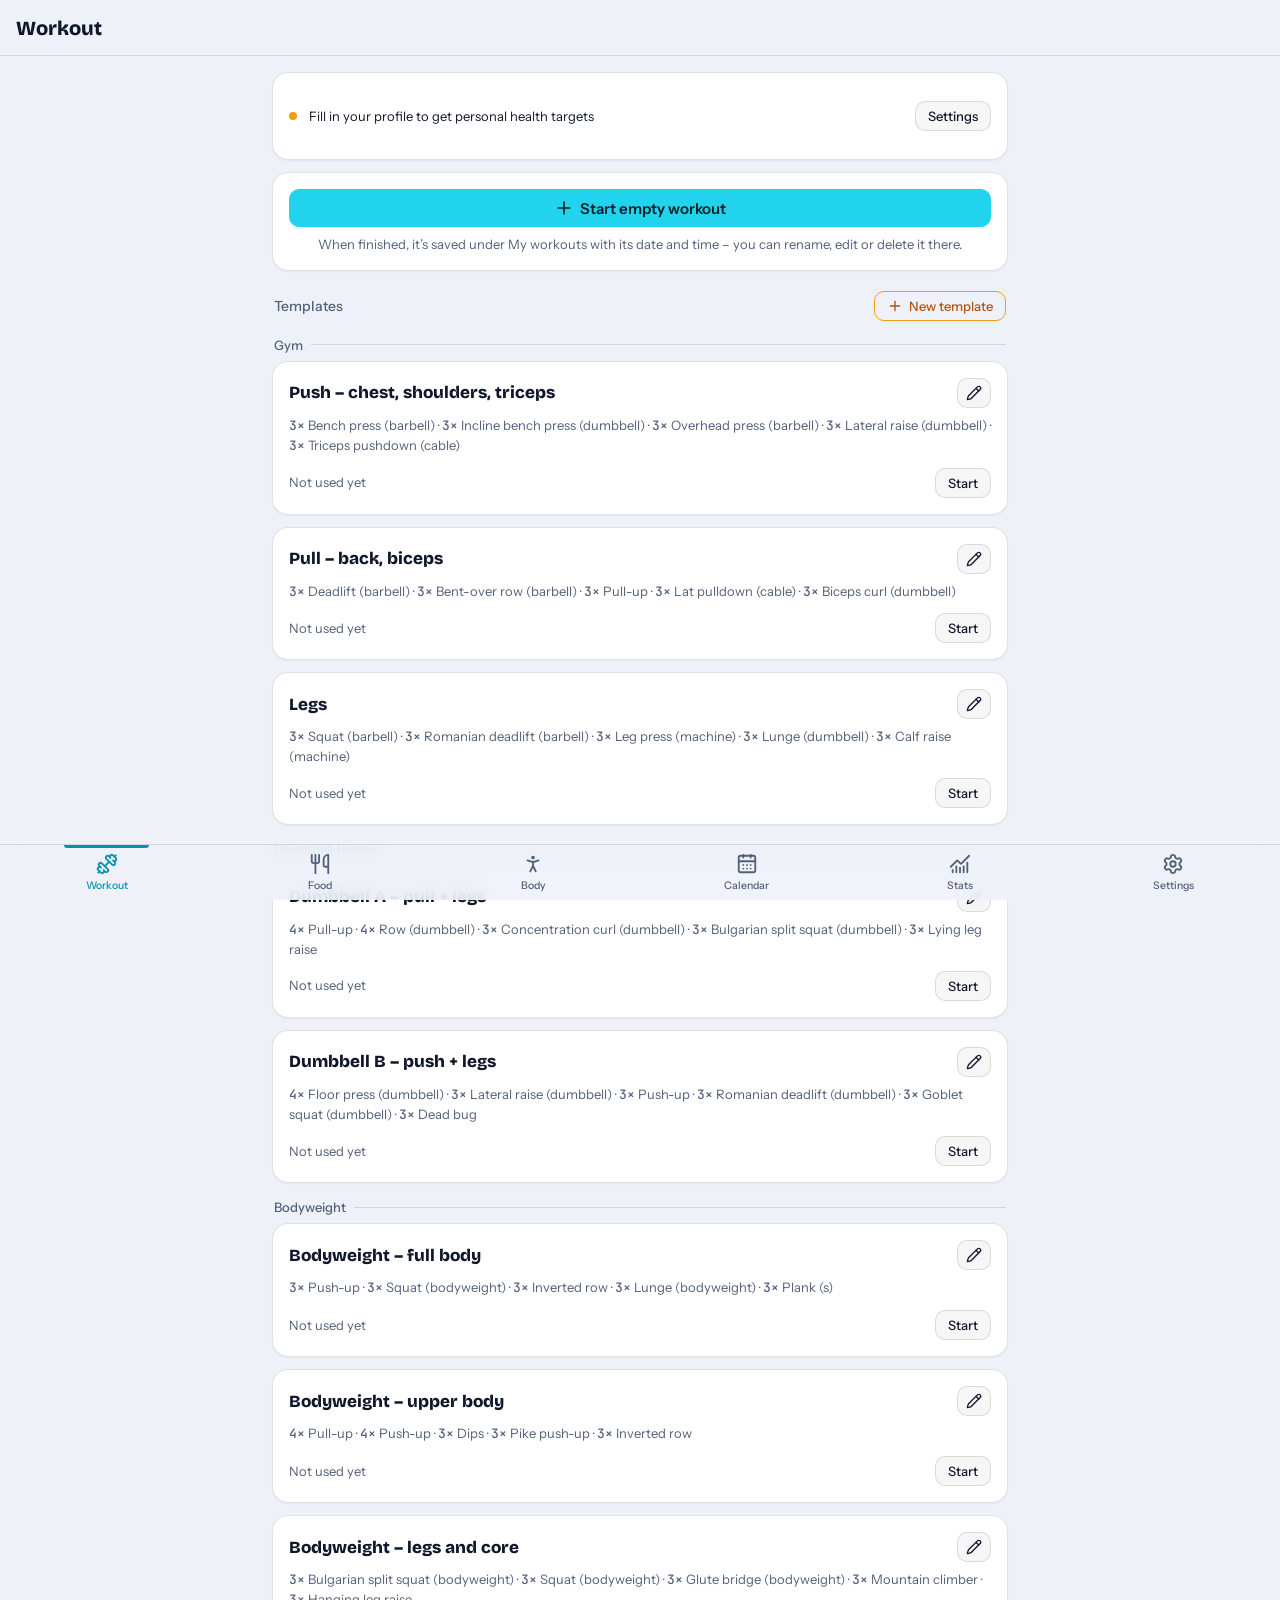
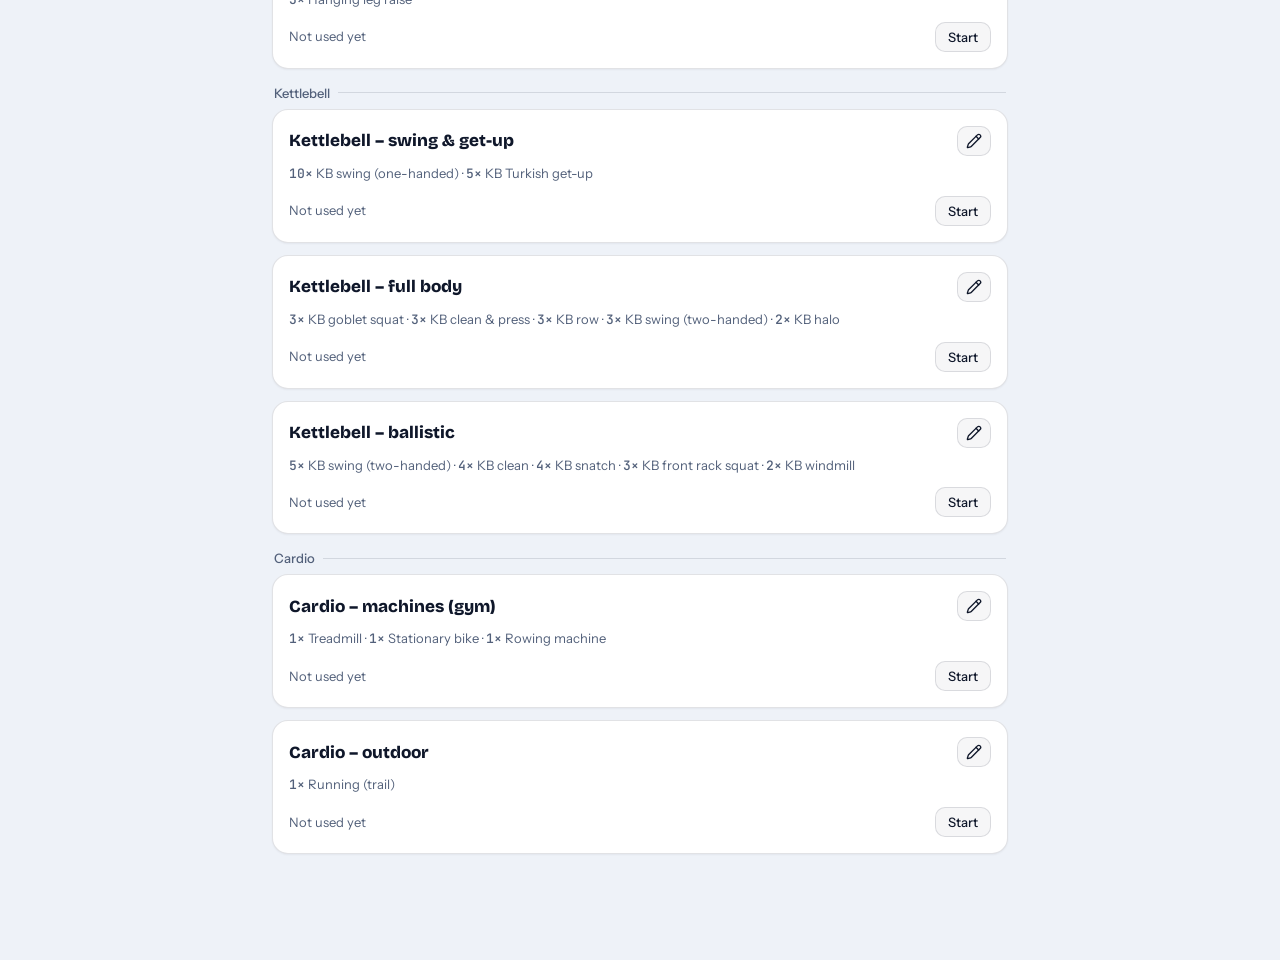
<file: edzesnaplo.html>
<!DOCTYPE html>
<html lang="hu">
<head>
<meta charset="utf-8">
<meta name="viewport" content="width=device-width,initial-scale=1,viewport-fit=cover">
<meta name="theme-color" content="#0a0f1e" id="themeColor">
<meta name="referrer" content="no-referrer">
<title>Edzésnapló</title>
<!-- Ikonok: Lucide (ISC licenc) · Betűtípusok: Instrument Sans, Bricolage Grotesque, JetBrains Mono (SIL OFL 1.1) -->
<meta http-equiv="Content-Security-Policy" content="default-src 'self'; script-src 'self'; style-src 'self' 'unsafe-inline'; img-src 'self' data:; font-src 'self'; connect-src 'self'; manifest-src 'self'; worker-src 'self'; object-src 'none'; frame-src 'none'; base-uri 'self'; form-action 'self';">
<meta name="description" content="Offline edzésnapló: sablonok, testsúly, testzsír, naptár, erőtrendek és személyes rekordok. Minden adat a böngésződben marad.">
<meta name="robots" content="noindex">
<link rel="canonical" href="https://kockajelszo.hu/edzesnaplo.html">
<link rel="manifest" href="edzesnaplo.webmanifest">
<link rel="icon" type="image/svg+xml" href="edzesnaplo-assets/favicon.svg">
<link rel="icon" type="image/png" sizes="32x32" href="edzesnaplo-assets/icon-32.png">
<link rel="apple-touch-icon" sizes="180x180" href="edzesnaplo-assets/apple-touch-icon.png">
<meta name="mobile-web-app-capable" content="yes">
<meta name="apple-mobile-web-app-title" content="Edzésnapló">
<link rel="preload" href="fonts/instrument-sans-400.woff2" as="font" type="font/woff2" crossorigin="anonymous">
<link rel="preload" href="fonts/bricolage-grotesque-800.woff2" as="font" type="font/woff2" crossorigin="anonymous">
<link rel="stylesheet" href="edzesnaplo-assets/edzesnaplo.css" integrity="sha384-X7DBFCA+jkTJ6nltpSe5QYOBj+Jp/NwFGBzhuWSPWvK+Cei8na+BGsWEnfoCcz56" crossorigin="anonymous">
</head>
<body>
<svg width="0" height="0" style="position:absolute" aria-hidden="true"><symbol id="i-dumbbell" viewBox="0 0 24 24"><path d="M17.596 12.768a2 2 0 1 0 2.829-2.829l-1.768-1.767a2 2 0 0 0 2.828-2.829l-2.828-2.828a2 2 0 0 0-2.829 2.828l-1.767-1.768a2 2 0 1 0-2.829 2.829z" /> <path d="m2.5 21.5 1.4-1.4" /> <path d="m20.1 3.9 1.4-1.4" /> <path d="M5.343 21.485a2 2 0 1 0 2.829-2.828l1.767 1.768a2 2 0 1 0 2.829-2.829l-6.364-6.364a2 2 0 1 0-2.829 2.829l1.768 1.767a2 2 0 0 0-2.828 2.829z" /> <path d="m9.6 14.4 4.8-4.8" /></symbol><symbol id="i-calendar-days" viewBox="0 0 24 24"><path d="M8 2v3" /> <path d="M16 2v3" /> <rect x="3" y="3" width="18" height="18" rx="2" /> <path d="M3 9h18" /> <path d="M8 13h.01" /> <path d="M12 13h.01" /> <path d="M16 13h.01" /> <path d="M8 17h.01" /> <path d="M12 17h.01" /> <path d="M16 17h.01" /></symbol><symbol id="i-chart-no-axes-combined" viewBox="0 0 24 24"><path d="M12 16v5" /> <path d="M16 14.639V21" /> <path d="M20 10.656V21" /> <path d="m22 3-8.646 8.646a.5.5 0 0 1-.708 0L9.354 8.354a.5.5 0 0 0-.707 0L2 15" /> <path d="M4 18.463V21" /> <path d="M8 14.656V21" /></symbol><symbol id="i-settings" viewBox="0 0 24 24"><path d="M9.671 4.136a2.34 2.34 0 0 1 4.659 0 2.34 2.34 0 0 0 3.319 1.915 2.34 2.34 0 0 1 2.33 4.033 2.34 2.34 0 0 0 0 3.831 2.34 2.34 0 0 1-2.33 4.033 2.34 2.34 0 0 0-3.319 1.915 2.34 2.34 0 0 1-4.659 0 2.34 2.34 0 0 0-3.32-1.915 2.34 2.34 0 0 1-2.33-4.033 2.34 2.34 0 0 0 0-3.831A2.34 2.34 0 0 1 6.35 6.051a2.34 2.34 0 0 0 3.319-1.915" /> <circle cx="12" cy="12" r="3" /></symbol><symbol id="i-plus" viewBox="0 0 24 24"><path d="M5 12h14" /> <path d="M12 5v14" /></symbol><symbol id="i-x" viewBox="0 0 24 24"><path d="M18 6 6 18" /> <path d="m6 6 12 12" /></symbol><symbol id="i-check" viewBox="0 0 24 24"><path d="M20 6 9 17l-5-5" /></symbol><symbol id="i-chevron-left" viewBox="0 0 24 24"><path d="m15 18-6-6 6-6" /></symbol><symbol id="i-chevron-right" viewBox="0 0 24 24"><path d="m9 18 6-6-6-6" /></symbol><symbol id="i-chevron-down" viewBox="0 0 24 24"><path d="m6 9 6 6 6-6" /></symbol><symbol id="i-chevron-up" viewBox="0 0 24 24"><path d="m18 15-6-6-6 6" /></symbol><symbol id="i-arrow-up" viewBox="0 0 24 24"><path d="m5 12 7-7 7 7" /> <path d="M12 19V5" /></symbol><symbol id="i-arrow-down" viewBox="0 0 24 24"><path d="M12 5v14" /> <path d="m19 12-7 7-7-7" /></symbol><symbol id="i-timer" viewBox="0 0 24 24"><line x1="10" x2="14" y1="2" y2="2" /> <line x1="12" x2="15" y1="14" y2="11" /> <circle cx="12" cy="14" r="8" /></symbol><symbol id="i-trophy" viewBox="0 0 24 24"><path d="M10 14.66V17a1 1 0 0 1-1 1 2 2 0 0 0-2 2v2" /> <path d="M14 14.66V17a1 1 0 0 0 1 1 2 2 0 0 1 2 2v2" /> <path d="M17.916 10H19.5A2.5 2.5 0 0 0 22 7.5V5a1 1 0 0 0-1-1h-3" /> <path d="M4 22h16" /> <path d="M6 9a6 6 0 0 0 12 0V3a1 1 0 0 0-1-1H7a1 1 0 0 0-1 1z" /> <path d="M6.084 10H4.5A2.5 2.5 0 0 1 2 7.5V5a1 1 0 0 1 1-1h3" /></symbol><symbol id="i-sun" viewBox="0 0 24 24"><circle cx="12" cy="12" r="4" /> <path d="M12 2v2" /> <path d="M12 20v2" /> <path d="m4.93 4.93 1.41 1.41" /> <path d="m17.66 17.66 1.41 1.41" /> <path d="M2 12h2" /> <path d="M20 12h2" /> <path d="m6.34 17.66-1.41 1.41" /> <path d="m19.07 4.93-1.41 1.41" /></symbol><symbol id="i-moon" viewBox="0 0 24 24"><path d="M20.985 12.486a9 9 0 1 1-9.473-9.472c.405-.022.617.46.402.803a6 6 0 0 0 8.268 8.268c.344-.215.825-.004.803.401" /></symbol><symbol id="i-trash-2" viewBox="0 0 24 24"><path d="M10 11v6" /> <path d="M14 11v6" /> <path d="M19 6v14a2 2 0 0 1-2 2H7a2 2 0 0 1-2-2V6" /> <path d="M3 6h18" /> <path d="M8 6V4a2 2 0 0 1 2-2h4a2 2 0 0 1 2 2v2" /></symbol><symbol id="i-rotate-ccw" viewBox="0 0 24 24"><path d="M3 12a9 9 0 1 0 9-9 9.75 9.75 0 0 0-6.74 2.74L3 8" /> <path d="M3 3v5h5" /></symbol><symbol id="i-save" viewBox="0 0 24 24"><path d="M15.2 3a2 2 0 0 1 1.4.6l3.8 3.8a2 2 0 0 1 .6 1.4V19a2 2 0 0 1-2 2H5a2 2 0 0 1-2-2V5a2 2 0 0 1 2-2z" /> <path d="M17 21v-7a1 1 0 0 0-1-1H8a1 1 0 0 0-1 1v7" /> <path d="M7 3v4a1 1 0 0 0 1 1h7" /></symbol><symbol id="i-download" viewBox="0 0 24 24"><path d="M12 15V3" /> <path d="M21 15v4a2 2 0 0 1-2 2H5a2 2 0 0 1-2-2v-4" /> <path d="m7 10 5 5 5-5" /></symbol><symbol id="i-upload" viewBox="0 0 24 24"><path d="M12 3v12" /> <path d="m17 8-5-5-5 5" /> <path d="M21 15v4a2 2 0 0 1-2 2H5a2 2 0 0 1-2-2v-4" /></symbol><symbol id="i-pencil" viewBox="0 0 24 24"><path d="M21.174 6.812a1 1 0 0 0-3.986-3.987L3.842 16.174a2 2 0 0 0-.5.83l-1.321 4.352a.5.5 0 0 0 .623.622l4.353-1.32a2 2 0 0 0 .83-.497z" /> <path d="m15 5 4 4" /></symbol><symbol id="i-party-popper" viewBox="0 0 24 24"><path d="M5.8 11.3 2 22l10.7-3.79" /> <path d="M4 3h.01" /> <path d="M22 8h.01" /> <path d="M15 2h.01" /> <path d="M22 20h.01" /> <path d="m22 2-2.24.75a2.9 2.9 0 0 0-1.96 3.12c.1.86-.57 1.63-1.45 1.63h-.38c-.86 0-1.6.6-1.76 1.44L14 10" /> <path d="m22 13-.82-.33c-.86-.34-1.82.2-1.98 1.11c-.11.7-.72 1.22-1.43 1.22H17" /> <path d="m11 2 .33.82c.34.86-.2 1.82-1.11 1.98C9.52 4.9 9 5.52 9 6.23V7" /> <path d="M11 13c1.93 1.93 2.83 4.17 2 5-.83.83-3.07-.07-5-2-1.93-1.93-2.83-4.17-2-5 .83-.83 3.07.07 5 2Z" /></symbol><symbol id="i-minus" viewBox="0 0 24 24"><path d="M5 12h14" /></symbol><symbol id="i-flame" viewBox="0 0 24 24"><path d="M12 3q1 4 4 6.5t3 5.5a1 1 0 0 1-14 0 5 5 0 0 1 1-3 1 1 0 0 0 5 0c0-2-1.5-3-1.5-5q0-2 2.5-4" /></symbol><symbol id="i-info" viewBox="0 0 24 24"><circle cx="12" cy="12" r="10" /> <path d="M12 16v-4" /> <path d="M12 8h.01" /></symbol><symbol id="i-share" viewBox="0 0 24 24"><path d="M12 2v13" /> <path d="m16 6-4-4-4 4" /> <path d="M4 12v8a2 2 0 0 0 2 2h12a2 2 0 0 0 2-2v-8" /></symbol><symbol id="i-folder-open" viewBox="0 0 24 24"><path d="m6 14 1.5-2.9A2 2 0 0 1 9.24 10H20a2 2 0 0 1 1.94 2.5l-1.54 6a2 2 0 0 1-1.95 1.5H4a2 2 0 0 1-2-2V5a2 2 0 0 1 2-2h3.9a2 2 0 0 1 1.69.9l.81 1.2a2 2 0 0 0 1.67.9H18a2 2 0 0 1 2 2v2" /></symbol><symbol id="i-smartphone" viewBox="0 0 24 24"><rect width="14" height="20" x="5" y="2" rx="2" ry="2" /> <path d="M12 18h.01" /></symbol><symbol id="i-footprints" viewBox="0 0 24 24"><path d="M4 16v-2.38C4 11.5 2.97 10.5 3 8c.03-2.72 1.49-6 4.5-6C9.37 2 10 3.8 10 5.5c0 3.11-2 5.66-2 8.68V16a2 2 0 1 1-4 0Z" /> <path d="M20 20v-2.38c0-2.12 1.03-3.12 1-5.62-.03-2.72-1.49-6-4.5-6C14.63 6 14 7.8 14 9.5c0 3.11 2 5.66 2 8.68V20a2 2 0 1 0 4 0Z" /> <path d="M16 17h4" /> <path d="M4 13h4" /></symbol><symbol id="i-clipboard-paste" viewBox="0 0 24 24"><path d="M11 14h10" /> <path d="M16 4h2a2 2 0 0 1 2 2v1.344" /> <path d="m17 18 4-4-4-4" /> <path d="M8 4H6a2 2 0 0 0-2 2v14a2 2 0 0 0 2 2h12a2 2 0 0 0 1.793-1.113" /> <rect x="8" y="2" width="8" height="4" rx="1" /></symbol><symbol id="i-circle-help" viewBox="0 0 24 24"><circle cx="12" cy="12" r="10" /> <path d="M9.09 9a3 3 0 0 1 5.83 1c0 2-3 3-3 3" /> <path d="M12 17h.01" /></symbol><symbol id="i-utensils" viewBox="0 0 24 24"><path d="M3 2v7c0 1.1.9 2 2 2h4a2 2 0 0 0 2-2V2" /> <path d="M7 2v20" /> <path d="M21 15V2a5 5 0 0 0-5 5v6c0 1.1.9 2 2 2h3Zm0 0v7" /></symbol><symbol id="i-target" viewBox="0 0 24 24"><circle cx="12" cy="12" r="10" /> <circle cx="12" cy="12" r="6" /> <circle cx="12" cy="12" r="2" /></symbol><symbol id="i-copy" viewBox="0 0 24 24"><rect width="14" height="14" x="8" y="8" rx="2" ry="2" /> <path d="M4 16c-1.1 0-2-.9-2-2V4c0-1.1.9-2 2-2h10c1.1 0 2 .9 2 2" /></symbol><symbol id="i-external-link" viewBox="0 0 24 24"><path d="M15 3h6v6" /> <path d="M10 14 21 3" /> <path d="M18 13v6a2 2 0 0 1-2 2H5a2 2 0 0 1-2-2V8a2 2 0 0 1 2-2h6" /></symbol><symbol id="i-shield-check" viewBox="0 0 24 24"><path d="M20 13c0 5-3.5 7.5-7.66 8.95a1 1 0 0 1-.67-.01C7.5 20.5 4 18 4 13V6a1 1 0 0 1 1-1c2 0 4.5-1.2 6.24-2.72a1.17 1.17 0 0 1 1.52 0C14.51 3.81 17 5 19 5a1 1 0 0 1 1 1z" /> <path d="m9 12 2 2 4-4" /></symbol><symbol id="i-wifi-off" viewBox="0 0 24 24"><path d="M12 20h.01" /> <path d="M8.5 16.429a5 5 0 0 1 7 0" /> <path d="M5 12.859a10 10 0 0 1 5.17-2.69" /> <path d="M19 12.859a10 10 0 0 0-2.007-1.523" /> <path d="M2 8.82a15 15 0 0 1 4.177-2.643" /> <path d="M22 8.82a15 15 0 0 0-11.288-3.764" /> <path d="m2 2 20 20" /></symbol><symbol id="i-square-plus" viewBox="0 0 24 24"><rect width="18" height="18" x="3" y="3" rx="2" /> <path d="M8 12h8" /> <path d="M12 8v8" /></symbol><symbol id="i-hard-drive" viewBox="0 0 24 24"><path d="M10 16h.01" /> <path d="M2.212 11.577a2 2 0 0 0-.212.896V18a2 2 0 0 0 2 2h16a2 2 0 0 0 2-2v-5.527a2 2 0 0 0-.212-.896L18.55 5.11A2 2 0 0 0 16.76 4H7.24a2 2 0 0 0-1.79 1.11z" /> <path d="M21.946 12.013H2.054" /> <path d="M6 16h.01" /></symbol><symbol id="i-person-standing" viewBox="0 0 24 24"><circle cx="12" cy="5" r="1" /> <path d="m9 20 3-6 3 6" /> <path d="m6 8 6 2 6-2" /> <path d="M12 10v4" /></symbol></svg>
<header><h1 id="title">Edzésnapló</h1><span id="hdr"></span></header>
<main></main>
<div id="rest"><div id="restbar"></div><svg class="ic" style="color:var(--kj-blue-line)"><use href="#i-timer"/></svg><div><div class="lbl">Pihenő</div><div class="lbl" id="restex"></div></div><b id="restt">0:00</b><button class="btn sm" data-click="adjRest(-15)">−15</button><button class="btn sm" data-click="adjRest(15)">+15</button><button class="btn sm ico" data-click="stopRest()" aria-label="Pihenő leállítása"><svg class="ic sm"><use href="#i-x"/></svg></button></div>
<nav>
<button data-t="workout" data-click="go('workout')"><svg class="ic"><use href="#i-dumbbell"/></svg>Edzés</button>
<button data-t="food" data-click="go('food')"><svg class="ic"><use href="#i-utensils"/></svg>Étkezés</button>
<button data-t="body" data-click="go('body')"><svg class="ic"><use href="#i-person-standing"/></svg>Test</button>
<button data-t="history" data-click="go('history')"><svg class="ic"><use href="#i-calendar-days"/></svg>Naptár</button>
<button data-t="stats" data-click="go('stats')"><svg class="ic"><use href="#i-chart-no-axes-combined"/></svg>Statisztika</button>
<button data-t="more" data-click="go('more')"><svg class="ic"><use href="#i-settings"/></svg>Beállítások</button>
</nav>
<div class="modal" id="modal" data-backdrop="modalBg"><div class="sheet" id="sheet"></div></div>
<div class="dlg" id="dlg" data-backdrop="dlgBackdrop"><div class="dlgbox" id="dlgBox" role="dialog" aria-modal="true"></div></div>
<div id="toast" role="status"></div>
<script src="edzesnaplo-assets/edzesnaplo.js" integrity="sha384-iD9YxIEzYqK9ioiyZZQbN1bVdWIJiL1gzRFdTAlS6/gBw1QQTw4oSrV1iqphKYyI" crossorigin="anonymous"></script>
</body>
</html>
</file>
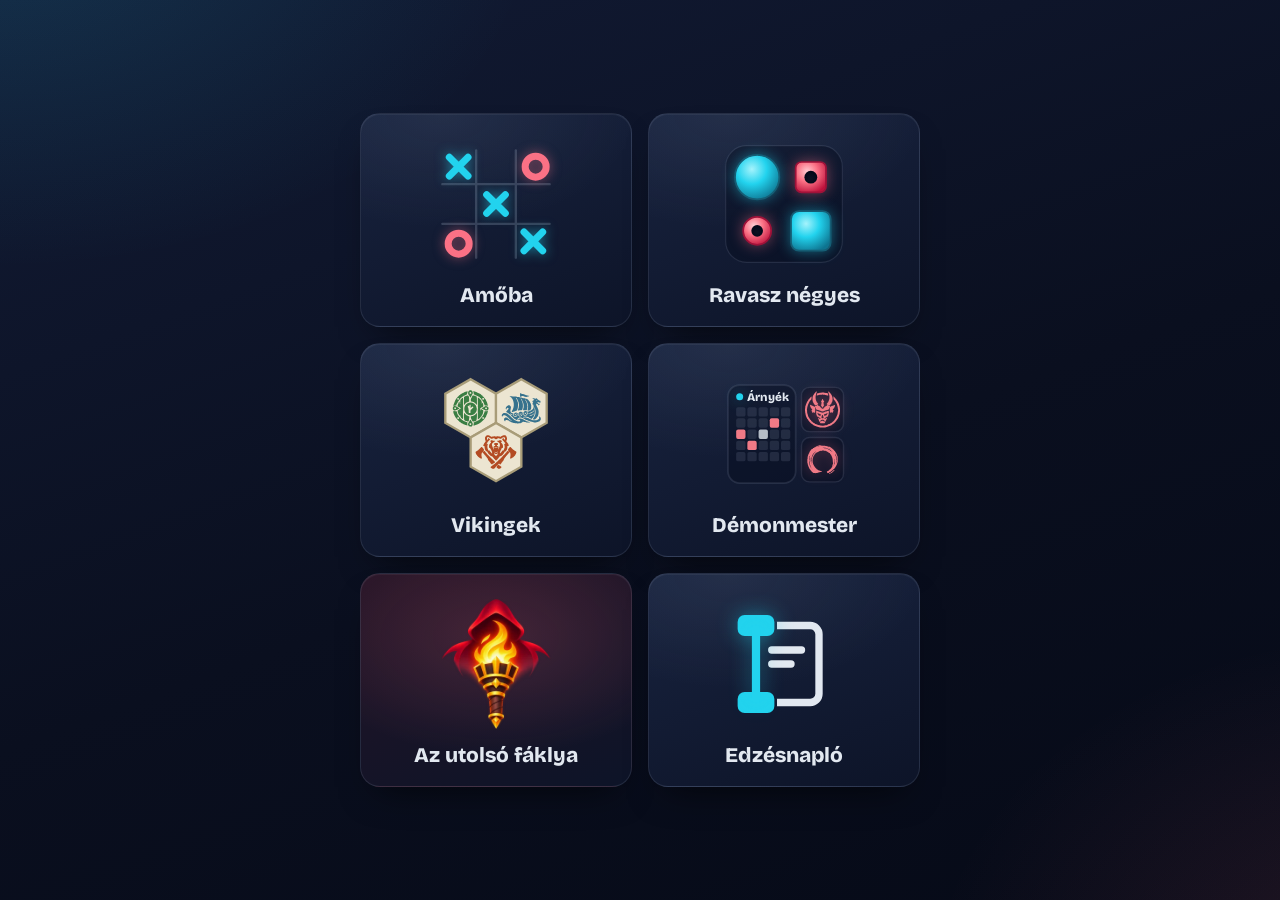
<file: games.html>
<!doctype html>
<html lang="hu">
<head>
<meta charset="utf-8">
<meta name="viewport" content="width=device-width, initial-scale=1, viewport-fit=cover">
<title>Egyéb alkalmazások</title>
<style>
@font-face{font-family:'Bricolage Grotesque';font-style:normal;font-weight:600;font-display:swap;src:url([data-uri]) format('woff2');unicode-range:U+0020,U+0021,U+0022,U+0023,U+0024,U+0025,U+0026,U+0027,U+0028,U+0029,U+002A,U+002B,U+002C,U+002D,U+002E,U+002F,U+0030,U+0031,U+0032,U+0033,U+0034,U+0035,U+0036,U+0037,U+0038,U+0039,U+003A,U+003B,U+003C,U+003D,U+003E,U+003F,U+0040,U+0041,U+0042,U+0043,U+0044,U+0045,U+0046,U+0047,U+0048,U+0049,U+004A,U+004B,U+004C,U+004D,U+004E,U+004F,U+0050,U+0051,U+0052,U+0053,U+0054,U+0055,U+0056,U+0057,U+0058,U+0059,U+005A,U+005B,U+005C,U+005D,U+005E,U+005F,U+0060,U+0061,U+0062,U+0063,U+0064,U+0065,U+0066,U+0067,U+0068,U+0069,U+006A,U+006B,U+006C,U+006D,U+006E,U+006F,U+0070,U+0071,U+0072,U+0073,U+0074,U+0075,U+0076,U+0077,U+0078,U+0079,U+007A,U+007B,U+007C,U+007D,U+007E,U+00B7,U+00C1,U+00C9,U+00CD,U+00D3,U+00D6,U+00D7,U+00DA,U+00DC,U+00E1,U+00E9,U+00ED,U+00F3,U+00F6,U+00FA,U+00FC,U+2013,U+2014,U+2019,U+201D,U+201E,U+2026}
@font-face{font-family:'Bricolage Grotesque';font-style:normal;font-weight:600;font-display:swap;src:url([data-uri]) format('woff2');unicode-range:U+0020,U+0041,U+00C1,U+0150,U+0151,U+0170,U+0171}
@font-face{font-family:'Bricolage Grotesque';font-style:normal;font-weight:800;font-display:swap;src:url([data-uri]) format('woff2');unicode-range:U+0020,U+0021,U+0022,U+0023,U+0024,U+0025,U+0026,U+0027,U+0028,U+0029,U+002A,U+002B,U+002C,U+002D,U+002E,U+002F,U+0030,U+0031,U+0032,U+0033,U+0034,U+0035,U+0036,U+0037,U+0038,U+0039,U+003A,U+003B,U+003C,U+003D,U+003E,U+003F,U+0040,U+0041,U+0042,U+0043,U+0044,U+0045,U+0046,U+0047,U+0048,U+0049,U+004A,U+004B,U+004C,U+004D,U+004E,U+004F,U+0050,U+0051,U+0052,U+0053,U+0054,U+0055,U+0056,U+0057,U+0058,U+0059,U+005A,U+005B,U+005C,U+005D,U+005E,U+005F,U+0060,U+0061,U+0062,U+0063,U+0064,U+0065,U+0066,U+0067,U+0068,U+0069,U+006A,U+006B,U+006C,U+006D,U+006E,U+006F,U+0070,U+0071,U+0072,U+0073,U+0074,U+0075,U+0076,U+0077,U+0078,U+0079,U+007A,U+007B,U+007C,U+007D,U+007E,U+00B7,U+00C1,U+00C9,U+00CD,U+00D3,U+00D6,U+00D7,U+00DA,U+00DC,U+00E1,U+00E9,U+00ED,U+00F3,U+00F6,U+00FA,U+00FC,U+2013,U+2014,U+2019,U+201D,U+201E,U+2026}
@font-face{font-family:'Bricolage Grotesque';font-style:normal;font-weight:800;font-display:swap;src:url([data-uri]) format('woff2');unicode-range:U+0020,U+0041,U+00C1,U+0150,U+0151,U+0170,U+0171}
@font-face{font-family:'Instrument Sans';font-style:normal;font-weight:400;font-display:swap;src:url([data-uri]) format('woff2');unicode-range:U+0020,U+0021,U+0022,U+0023,U+0024,U+0025,U+0026,U+0027,U+0028,U+0029,U+002A,U+002B,U+002C,U+002D,U+002E,U+002F,U+0030,U+0031,U+0032,U+0033,U+0034,U+0035,U+0036,U+0037,U+0038,U+0039,U+003A,U+003B,U+003C,U+003D,U+003E,U+003F,U+0040,U+0041,U+0042,U+0043,U+0044,U+0045,U+0046,U+0047,U+0048,U+0049,U+004A,U+004B,U+004C,U+004D,U+004E,U+004F,U+0050,U+0051,U+0052,U+0053,U+0054,U+0055,U+0056,U+0057,U+0058,U+0059,U+005A,U+005B,U+005C,U+005D,U+005E,U+005F,U+0060,U+0061,U+0062,U+0063,U+0064,U+0065,U+0066,U+0067,U+0068,U+0069,U+006A,U+006B,U+006C,U+006D,U+006E,U+006F,U+0070,U+0071,U+0072,U+0073,U+0074,U+0075,U+0076,U+0077,U+0078,U+0079,U+007A,U+007B,U+007C,U+007D,U+007E,U+00B7,U+00C1,U+00C9,U+00CD,U+00D3,U+00D6,U+00D7,U+00DA,U+00DC,U+00E1,U+00E9,U+00ED,U+00F3,U+00F6,U+00FA,U+00FC,U+2013,U+2014,U+2019,U+201D,U+201E,U+2026}
@font-face{font-family:'Instrument Sans';font-style:normal;font-weight:400;font-display:swap;src:url([data-uri]) format('woff2');unicode-range:U+0020,U+0041,U+00C1,U+0150,U+0151,U+0170,U+0171}
@font-face{font-family:'Instrument Sans';font-style:normal;font-weight:500;font-display:swap;src:url([data-uri]) format('woff2');unicode-range:U+0020,U+0021,U+0022,U+0023,U+0024,U+0025,U+0026,U+0027,U+0028,U+0029,U+002A,U+002B,U+002C,U+002D,U+002E,U+002F,U+0030,U+0031,U+0032,U+0033,U+0034,U+0035,U+0036,U+0037,U+0038,U+0039,U+003A,U+003B,U+003C,U+003D,U+003E,U+003F,U+0040,U+0041,U+0042,U+0043,U+0044,U+0045,U+0046,U+0047,U+0048,U+0049,U+004A,U+004B,U+004C,U+004D,U+004E,U+004F,U+0050,U+0051,U+0052,U+0053,U+0054,U+0055,U+0056,U+0057,U+0058,U+0059,U+005A,U+005B,U+005C,U+005D,U+005E,U+005F,U+0060,U+0061,U+0062,U+0063,U+0064,U+0065,U+0066,U+0067,U+0068,U+0069,U+006A,U+006B,U+006C,U+006D,U+006E,U+006F,U+0070,U+0071,U+0072,U+0073,U+0074,U+0075,U+0076,U+0077,U+0078,U+0079,U+007A,U+007B,U+007C,U+007D,U+007E,U+00B7,U+00C1,U+00C9,U+00CD,U+00D3,U+00D6,U+00D7,U+00DA,U+00DC,U+00E1,U+00E9,U+00ED,U+00F3,U+00F6,U+00FA,U+00FC,U+2013,U+2014,U+2019,U+201D,U+201E,U+2026}
@font-face{font-family:'Instrument Sans';font-style:normal;font-weight:500;font-display:swap;src:url([data-uri]) format('woff2');unicode-range:U+0020,U+0041,U+00C1,U+0150,U+0151,U+0170,U+0171}
@font-face{font-family:'Instrument Sans';font-style:normal;font-weight:600;font-display:swap;src:url([data-uri]) format('woff2');unicode-range:U+0020,U+0021,U+0022,U+0023,U+0024,U+0025,U+0026,U+0027,U+0028,U+0029,U+002A,U+002B,U+002C,U+002D,U+002E,U+002F,U+0030,U+0031,U+0032,U+0033,U+0034,U+0035,U+0036,U+0037,U+0038,U+0039,U+003A,U+003B,U+003C,U+003D,U+003E,U+003F,U+0040,U+0041,U+0042,U+0043,U+0044,U+0045,U+0046,U+0047,U+0048,U+0049,U+004A,U+004B,U+004C,U+004D,U+004E,U+004F,U+0050,U+0051,U+0052,U+0053,U+0054,U+0055,U+0056,U+0057,U+0058,U+0059,U+005A,U+005B,U+005C,U+005D,U+005E,U+005F,U+0060,U+0061,U+0062,U+0063,U+0064,U+0065,U+0066,U+0067,U+0068,U+0069,U+006A,U+006B,U+006C,U+006D,U+006E,U+006F,U+0070,U+0071,U+0072,U+0073,U+0074,U+0075,U+0076,U+0077,U+0078,U+0079,U+007A,U+007B,U+007C,U+007D,U+007E,U+00B7,U+00C1,U+00C9,U+00CD,U+00D3,U+00D6,U+00D7,U+00DA,U+00DC,U+00E1,U+00E9,U+00ED,U+00F3,U+00F6,U+00FA,U+00FC,U+2013,U+2014,U+2019,U+201D,U+201E,U+2026}
@font-face{font-family:'Instrument Sans';font-style:normal;font-weight:600;font-display:swap;src:url([data-uri]) format('woff2');unicode-range:U+0020,U+0041,U+00C1,U+0150,U+0151,U+0170,U+0171}
@font-face{font-family:'Instrument Sans';font-style:normal;font-weight:700;font-display:swap;src:url([data-uri]) format('woff2');unicode-range:U+0020,U+0021,U+0022,U+0023,U+0024,U+0025,U+0026,U+0027,U+0028,U+0029,U+002A,U+002B,U+002C,U+002D,U+002E,U+002F,U+0030,U+0031,U+0032,U+0033,U+0034,U+0035,U+0036,U+0037,U+0038,U+0039,U+003A,U+003B,U+003C,U+003D,U+003E,U+003F,U+0040,U+0041,U+0042,U+0043,U+0044,U+0045,U+0046,U+0047,U+0048,U+0049,U+004A,U+004B,U+004C,U+004D,U+004E,U+004F,U+0050,U+0051,U+0052,U+0053,U+0054,U+0055,U+0056,U+0057,U+0058,U+0059,U+005A,U+005B,U+005C,U+005D,U+005E,U+005F,U+0060,U+0061,U+0062,U+0063,U+0064,U+0065,U+0066,U+0067,U+0068,U+0069,U+006A,U+006B,U+006C,U+006D,U+006E,U+006F,U+0070,U+0071,U+0072,U+0073,U+0074,U+0075,U+0076,U+0077,U+0078,U+0079,U+007A,U+007B,U+007C,U+007D,U+007E,U+00B7,U+00C1,U+00C9,U+00CD,U+00D3,U+00D6,U+00D7,U+00DA,U+00DC,U+00E1,U+00E9,U+00ED,U+00F3,U+00F6,U+00FA,U+00FC,U+2013,U+2014,U+2019,U+201D,U+201E,U+2026}
@font-face{font-family:'Instrument Sans';font-style:normal;font-weight:700;font-display:swap;src:url([data-uri]) format('woff2');unicode-range:U+0020,U+0041,U+00C1,U+0150,U+0151,U+0170,U+0171}
html,body{margin:0}
:root{
  color-scheme: dark;
  --page:#060a17; --text:#e2e8f0; --muted:#94a3b8; --border:rgba(148,163,184,.16); --surface:rgba(255,255,255,.04);
  --blue:#22d3ee; --red:#fb7185; --gold:#fbbf24; --violet:#a78bfa;
  --f-display:"Bricolage Grotesque","Segoe UI",system-ui,sans-serif;
  --f-body:"Instrument Sans","Segoe UI",system-ui,sans-serif;
}
*{box-sizing:border-box}
html,body{min-height:100%; background:var(--page); color:var(--text)}
body{font-family:var(--f-body); font-size:15px; line-height:1.5;
  background:
    radial-gradient(900px 600px at 0% -10%, rgba(34,211,238,.13), transparent 60%),
    radial-gradient(800px 600px at 110% 110%, rgba(251,113,133,.13), transparent 60%),
    linear-gradient(160deg, #121b35 0%, #0a0f1f 55%, #060a17 100%) fixed;
  min-height:100vh; min-height:100dvh}
.page{min-height:100vh; min-height:100dvh; display:flex; flex-direction:column; align-items:center; justify-content:center; gap:28px;
  padding:max(24px, env(safe-area-inset-top)) max(16px, env(safe-area-inset-right)) max(24px, env(safe-area-inset-bottom)) max(16px, env(safe-area-inset-left))}
.head{text-align:center}
.head h1{font-family:var(--f-display); font-weight:800; font-size:clamp(2rem, 5vw, 3rem); line-height:1; margin:0; letter-spacing:-.02em}
.head p{margin:8px 0 0; color:var(--muted)}
.games{display:grid; grid-template-columns:repeat(2, minmax(0, 1fr)); gap:16px; width:min(560px, 100%)}
.game{display:flex; flex-direction:column; align-items:center; gap:10px; padding:20px 14px 18px; text-decoration:none; color:var(--text);
  border:1px solid var(--border); border-radius:20px;
  background:radial-gradient(120% 90% at 30% 0%, rgba(148,163,184,.10), transparent 60%), linear-gradient(160deg, #18233f 0%, #0d1428 100%);
  box-shadow:inset 0 1px 0 rgba(255,255,255,.05), 0 18px 36px -18px rgba(0,0,0,.7);
  transition:transform .18s ease, border-color .18s ease, box-shadow .18s ease}
.game .art{width:min(140px, 100%); aspect-ratio:1; display:block}
.game .art svg{width:100%; height:100%; display:block; overflow:visible}
.game .name{font-family:var(--f-display); font-weight:700; font-size:clamp(1.05rem, 2.6vw, 1.3rem); line-height:1.15; text-align:center}
@media (hover:hover){
  .game:hover{transform:translateY(-3px); border-color:rgba(251,191,36,.55); box-shadow:inset 0 1px 0 rgba(255,255,255,.06), 0 0 0 1px rgba(251,191,36,.25), 0 22px 40px -18px rgba(0,0,0,.8)}
}
.game:active{transform:translateY(0) scale(.98)}
.game:focus-visible{outline:2px solid var(--gold); outline-offset:3px}
.gx{filter:drop-shadow(0 0 5px rgba(34,211,238,.55))}
.go{filter:drop-shadow(0 0 5px rgba(251,113,133,.5))}
.glowb{filter:drop-shadow(0 0 6px rgba(34,211,238,.45))}
.glowr{filter:drop-shadow(0 0 6px rgba(251,113,133,.45))}
.glowg{filter:drop-shadow(0 0 6px rgba(251,191,36,.45))}
.mv{filter:drop-shadow(0 0 3px rgba(34,211,238,.6))}
.glowv{filter:drop-shadow(0 0 6px rgba(167,139,250,.5))}
.game .art img{width:100%; height:100%; display:block; object-fit:contain}
.game.faklya{background:radial-gradient(120% 90% at 50% 30%, rgba(251,113,133,.18), transparent 62%), linear-gradient(160deg, #241426 0%, #0d1428 100%)}

@media (hover:hover){ .game.faklya:hover{border-color:rgba(251,113,133,.6); box-shadow:inset 0 1px 0 rgba(255,255,255,.06), 0 0 0 1px rgba(251,113,133,.28), 0 22px 40px -18px rgba(0,0,0,.8)}
  .game.edzes:hover{border-color:rgba(34,211,238,.55); box-shadow:inset 0 1px 0 rgba(255,255,255,.06), 0 0 0 1px rgba(34,211,238,.25), 0 22px 40px -18px rgba(0,0,0,.8)} }
.game.wide{grid-column:1/-1; flex-direction:row; justify-content:center; gap:18px; padding:18px 20px;
  background:radial-gradient(120% 120% at 15% 50%, rgba(251,113,133,.16), transparent 60%), linear-gradient(160deg, #241426 0%, #0d1428 100%)}
.game.wide .wart{width:clamp(88px, 22vw, 120px); aspect-ratio:1; flex:none; filter:drop-shadow(0 0 10px rgba(251,113,133,.45))}
.game.wide .wart svg{width:100%; height:100%; display:block}
.game.wide .wtxt{display:flex; flex-direction:column; align-items:flex-start; gap:6px; min-width:0}
.game.wide .name{text-align:left; font-size:clamp(1.15rem, 3vw, 1.45rem)}
.game.wide .sub{color:var(--muted); font-size:13px; line-height:1.35}
.game.wide .monsters{display:flex; flex-wrap:wrap; gap:6px; margin-top:2px}
.game.wide .mon{width:clamp(30px, 7.5vw, 40px); height:clamp(34px, 8.5vw, 44px); display:block}
@media (max-width:380px){ .game.wide{gap:10px; padding:14px 12px} }
@media (max-width:380px){ .games{gap:10px} .game{padding:14px 8px} }
@media (prefers-reduced-motion:reduce){ *{transition:none!important} }
</style>
</head>
<body>
<svg width="0" height="0" style="position:absolute" aria-hidden="true" focusable="false">
  <defs>
    <radialGradient id="gB" cx="38%" cy="32%" r="75%"><stop offset="0" stop-color="#a5f3fc"/><stop offset=".45" stop-color="#22d3ee"/><stop offset="1" stop-color="#0e7490"/></radialGradient>
    <radialGradient id="gR" cx="38%" cy="32%" r="75%"><stop offset="0" stop-color="#fecdd3"/><stop offset=".45" stop-color="#fb7185"/><stop offset="1" stop-color="#be123c"/></radialGradient>
    <radialGradient id="gG" cx="38%" cy="32%" r="75%"><stop offset="0" stop-color="#fef3c7"/><stop offset=".45" stop-color="#fbbf24"/><stop offset="1" stop-color="#b45309"/></radialGradient>
    <radialGradient id="gV" cx="38%" cy="32%" r="75%"><stop offset="0" stop-color="#ede9fe"/><stop offset=".45" stop-color="#a78bfa"/><stop offset="1" stop-color="#6d28d9"/></radialGradient>
    <radialGradient id="gH" cx="50%" cy="60%" r="60%"><stop offset="0" stop-color="#0b1122"/><stop offset="1" stop-color="#020617"/></radialGradient>
  </defs>
</svg>

<main class="page">

  <nav class="games" aria-label="Játékok és alkalmazások">
    <!-- A linkek itt írhatók át -->
    <a class="game" href="amoba.html">
      <span class="art" aria-hidden="true">
        <svg viewBox="0 0 120 120">
          <g stroke="rgba(148,163,184,.28)" stroke-width="2" stroke-linecap="round">
            <path d="M43 14v92M77 14v92M14 43h92M14 77h92"/>
          </g>
          <g class="gx" fill="none" stroke="#22d3ee" stroke-width="6" stroke-linecap="round">
            <path d="M20 20l16 16M36 20L20 36"/><path d="M52 52l16 16M68 52L52 68"/><path d="M84 84l16 16M100 84L84 100"/>
          </g>
          <g class="go" fill="none" stroke="#fb7185" stroke-width="6">
            <circle cx="94" cy="28" r="9"/><circle cx="28" cy="94" r="9"/>
          </g>
        </svg>
      </span>
      <span class="name">Amőba</span>
    </a>

    <a class="game" href="ravasznegyes.html">
      <span class="art" aria-hidden="true">
        <svg viewBox="0 0 120 120">
          <rect x="10" y="10" width="100" height="100" rx="18" fill="rgba(2,6,23,.35)" stroke="rgba(148,163,184,.16)"/>
          <g class="glowb"><circle cx="37" cy="37" r="19" fill="url(#gB)" stroke="#155e75" stroke-width="1.5"/></g>
          <g class="glowr"><rect x="70" y="24" width="26" height="26" rx="5" fill="url(#gR)" stroke="#9f1239" stroke-width="1.5"/><circle cx="83" cy="37" r="5.5" fill="url(#gH)"/></g>
          <g class="glowr"><circle cx="37" cy="83" r="12" fill="url(#gR)" stroke="#9f1239" stroke-width="1.5"/><circle cx="37" cy="83" r="5" fill="url(#gH)"/></g>
          <g class="glowb"><rect x="66" y="66" width="34" height="34" rx="7" fill="url(#gB)" stroke="#155e75" stroke-width="1.5"/></g>
        </svg>
      </span>
      <span class="name">Ravasz négyes</span>
    </a>

    <a class="game" href="vikings.html">
      <span class="art" aria-hidden="true">
        <svg viewBox="0 0 120 120">
          <!-- a játék figurái: krémszínű hatszöglapok, rajtuk a pajzs, a sárkányhajó és a medve -->
          <g fill="#ece5d1" stroke="#a89c78" stroke-width="2">
            <path d="M38.3 13l21.74 12.5v25L38.3 63 16.56 50.5v-25z"/><path d="M81.7 13l21.74 12.5v25L81.7 63 59.96 50.5v-25z"/><path d="M60 50.5l21.74 12.5v25L60 100.5 38.26 88v-25z"/>
          </g>
          <svg x="22.8" y="22.5" width="31" height="31" viewBox="0 0 243 246" preserveAspectRatio="xMidYMid meet"><path fill="#3a7e43" d="M128 2c0 1 0 1 0 2c1 0 1 0 2 0c3 2 4 8 6 11c0 3 0 5-1 8c-1 1-1 1-1 2c0 1 0 1 0 1c-1 0-1 0-2 0c0 1 0 2 0 2c0 2 0 2-2 4c0 0 0 0 0 0c-1 1-1 1-1 2c-1 2-1 3-2 5c0 0-1 1-1 1c0 1 0 1 0 2c-1 0-1 0-2 0c0 0 0 0 0 1c-1 2-2 4-3 6c0 0 0 0-2 1c0-1 0-2-1-2c0 0 0 0 0 0c-2-4-2-4-2-6c-1 0-1 0-2 0c0-1-1-3-2-4c0-1 0-1-1-2c0 0 0-1 0-1c-1-1-1-1-1-1c0-2 0-2 0-2c-1 0-1 0-2 0c-5-11-5-11-4-16c2-6 3-11 8-14c1 0 2-1 2-1c1 0 1 0 2-1c4-1 8 0 12 2zM116 13c0 0 0 1 0 1c0 0-1 0-2 0c0 2 0 4 0 6c1 3 1 3 4 4c2 0 4 0 6-1c0 0 0-1 0-1c0 0 1 0 2 0c0-2 0-4 0-6c-1-1-1-2-3-3c-2-1-5-2-7 0zM140 7c3 0 6 1 9 2c1 1 3 1 4 1c2 0 4 1 6 2c1 0 2 1 3 1c7 3 14 6 20 9c0 1 0 1 0 2c2 0 2 0 4 0c0 1 0 1 0 2c0 0 0 0 1 0c1 0 1 0 2 1c0 0 0 1 0 1c0 0 1 0 1 0c2 1 2 1 3 2c0 0 0 1 0 1c0 0 1 0 1 0c0 0 0 1 0 1c0 0 1 0 1 0c1 1 1 1 3 2c0 0 0 1 0 1c0 0 1 0 1 0c0 0 0 1 0 1c0 0 1 0 1 0c2 1 2 1 3 2c0 1 0 1 0 2c1 1 1 1 2 2c1 0 1 0 1 0c2 2 2 2 2 3c0 0 1 0 1 0c0 0 0 1 0 1c0 0 1 0 1 0c0 0 0 1 0 1c0 0 1 0 1 0c0 0 0 1 0 1c0 0 1 0 1 0c0 0 0 1 0 1c0 0 1 0 1 0c1 2 1 2 1 3c1 0 1 0 2 0c1 3 1 3 1 4c0 0 1 0 1 0c0 0 0 1 0 1c0 0 1 0 1 0c0 1 1 1 1 2c0 1 1 1 1 1c1 2 1 2 1 2c0 0 0 0 0 0c1 2 2 2 2 3c0 1 1 2 1 2c1 1 1 1 1 3c0 0 0 0 0 0c2 3 4 6 5 10c0 0 1 1 1 2c2 5 4 11 5 16c0 1 0 1 0 2c1 2 1 4 1 6c-4 0-6 0-9-2c-3-1-5-1-7-1c-1 1-1 1-2 1c-1 0-1 0-2 0c-2-3-3-6-4-9c-1-3-2-5-3-7c-1-2-1-3-2-5c0 0 0 0-1-2c0-1-1-3-2-5c0 0 0 0 0 0c-1 0-1-2-2-2c0 0 0 0 0 0c-2-3-2-3-2-4c0 0-1 0-1 0c0 0 0-1 0-1c0 0-1 0-1 0c0 0 0-1 0-1c0 0-1 0-1 0c-2-3-2-3-2-4c0 0-1 0-1 0c-1-1-1-1-2-2c0-1 0-1 0-2c-1-1-1-1-1-2c0 0-1 0-1 0c-2-3-2-3-2-4c0 0-1 0-1 0c0 0 0-1 0-1c0 0-1 0-1 0c-2-1-2-1-3-2c0 0 0-1 0-1c0 0-1 0-1 0c0 0 0-1 0-1c0 0-1 0-1 0c0 0 0-1 0-1c0 0 0 0-1 0c-2-1-2-1-2-2c0 0 0 0 0 0c-1-1-1-1-2-1c-1-1-1-1-2-1c0 0 0-1 0-1c0 0-1 0-1 0c-2-1-3-2-5-3c0 0 0 0 0 0c0-1 0-1-1-1c-1-1-3-1-5-2c-6-3-12-5-18-7c0-1 0-1 0-2c-1 0-1 0-2 0c-1 0-1 0-2-2c0-2 0-3 0-5c0-3-1-6-2-9c-1-2-1-3-1-4c0-1 0-1 1-1zM202 54c0 0 0 1 0 1c0 0-1 0-2 1c0 1 0 3 0 4c1 2 1 3 3 4c3 1 4 1 7 0c2-2 2-3 3-5c0-2-1-3-2-5c-4-3-5-2-9 0zM102 8c0 2 0 3-1 4c0 1-1 2-1 2c0 1-1 2-2 4c0 2 0 4-1 6c0 1-1 3-1 4c-2 1-2 1-4 2c0 0 0 0 0 0c-8 4-8 4-12 6c-2 1-4 1-5 2c-3 2-3 2-3 2c0 0 0 0 0 0c-1 1-2 1-3 2c0 0 0 0-1 0c-1 1-1 1-2 1c0 0 0 1 0 1c-3 2-3 2-4 2c0 0 0 1 0 1c-3 2-3 2-4 2c0 0 0 1 0 1c0 0-1 0-1 0c0 0 0 1 0 1c0 0-1 0-1 0c0 0 0 1 0 1c0 0-1 0-1 0c0 0 0 1 0 1c0 0-1 0-1 0c0 0 0 1 0 1c0 0-1 0-1 0c0 0 0 1 0 1c0 0-1 0-1 0c0 0 0 1 0 1c0 0-1 0-1 0c0 0 0 1 0 1c0 0-1 0-1 0c0 0 0 0 0 1c-1 2-1 2-2 2c0 0 0 0 0 0c-1 1-1 1-1 2c0 1-1 3-2 4c0 0-1 0-1 0c0 0 0 1 0 1c0 0-1 0-1 0c0 0 0 1 0 1c-1 2-1 2-2 3c0 0-1 0-1 0c0 0 0 1 0 1c0 0-1 0-1 0c0 0 0 1 0 1c0 0-1 0-1 0c0 0 0 1 0 1c-1 2-2 3-2 4c-1 0-1 0-2 0c0 1 0 1 0 2c-1 3-2 6-4 9c0 0-1 0-1 0c0 0 0 1 0 1c-1 2-2 2-3 3c-1 0-1 0-2 0c1 1 1 1 1 2c1 3 1 5-1 9c-2 0-2 0-4 0c-3-1-6 0-9 1c-2 1-4 2-5 2c-1-1-2-1-2-1c0-4 1-7 2-10c1-1 1-2 1-3c3-10 7-19 11-29c1 0 1 0 2 0c0 0 0-2 0-2c1 0 1 0 2 0c0-2 0-2 0-4c1 0 1 0 2 0c0 0 0 0 0-1c0-1 0-1 1-2c0 0 1 0 1 0c0 0 0-1 0-1c1-2 1-2 2-3c0 0 1 0 1 0c0 0 0-1 0-1c1-2 1-2 2-3c0 0 1 0 1 0c0 0 0-1 0-1c0 0 1 0 1 0c0 0 0-1 0-1c0 0 1 0 1 0c0 0 0-1 0-1c0 0 1 0 1 0c0 0 0-1 0-1c0 0 1 0 1 0c0 0 0-1 0-1c0 0 1 0 1 0c0 0 0-1 0-1c0 0 1 0 1 0c0 0 0-1 0-1c0 0 1 0 1 0c0 0 0-1 0-1c0 0 1 0 1 0c0 0 0-1 0-1c0 0 1 0 1 0c0 0 0-1 0-1c0 0 1 0 1 0c0 0 0-1 0-1c0 0 1 0 1 0c0 0 0-1 0-1c3-2 3-2 4-2c0 0 0-1 0-1c3-2 3-2 4-2c0 0 0-1 0-1c0 0 1 0 1 0c0 0 0-1 0-1c1-1 1-1 2-2c1 0 1 0 2 0c1-1 1-1 2-1c0 0 0-1 0-1c1 0 1-1 2-1c1-1 1-1 1-1c1 0 1 0 3 0c0-1 0-1 0-2c0 0 1 0 2 0c0-1 1-1 1-1c1-1 1-1 3-1c0 0 0 0 0 0c7-4 15-7 22-9c1 0 1 0 3-1c2 0 4 0 7 0zM32 54c-2 2-2 4-2 6c1 2 1 3 3 4c2 1 5 0 7-1c1-1 1-1 2-3c0-2 0-4-2-6c-3-2-5-2-8 0zM104 36c1 0 1 0 1 1c1 0 1 0 1 1c1 1 2 2 2 4c0 0 0 0 1 1c1 4 2 8 2 12c0 1 0 1 0 1c0 1 0 2 0 3c0 1 0 3 0 4c1 11 1 11-1 14c-2 1-4 2-6 3c-3 1-6 2-10 4c0 0 0 0 0 0c0 0 0 0 0 0c-3 2-3 2-4 2c0 0 0 1 0 1c0 0-1 0-1 0c0 0 0 1 0 1c0 0-1 0-1 0c0 0 0 1 0 1c-3 2-3 2-4 2c0 0 0 1 0 1c-1 2-1 2-2 3c0 0-1 0-1 0c0 0 0 1 0 1c0 0-1 0-1 0c0 0 0 1 0 1c0 0-1 0-1 0c0 1-1 2-1 3c-1 0-1 0-2 0c0-8 0-15 0-22c0-3 0-6 0-9c0-3 0-7 0-10c0-1 0-2 0-3c0-2 0-4 0-5c0-1 0-1 0-2c0-3 0-3 2-5c6-4 14-6 21-8c2-1 3-1 5 0zM146 37c2 1 3 1 4 1c2 1 4 1 5 2c1 0 1 0 3 0c0 1 0 1 0 2c0 0 0 0 1 0c3 0 3 0 4 2c0 2 0 4 0 6c0 4 0 4 1 6c0 1 0 2 0 4c0 0 0 0 0 1c0 1 0 3 0 4c0 1 0 2 0 3c0 3 0 5 0 8c0 3 0 5 0 8c0 5 0 10 0 16c-1-1-1-1-2-1c0 0 0-1 0-1c0 0-1 0-1 0c-2-3-2-3-2-4c0 0-1 0-1 0c0 0 0-1 0-1c0 0-1 0-1 0c0 0 0-1 0-1c0 0-1 0-1 0c0 0 0-1 0-1c0 0-1 0-1 0c0 0 0-1 0-1c0 0-1 0-1 0c0 0 0-1 0-1c0 0-1 0-1 0c0 0 0-1 0-1c0 0-1 0-1 0c-2-1-2-1-3-2c0 0 0-1 0-1c0 0-1 0-1 0c-2-1-3-2-4-3c-6-2-11-4-17-5c-3-1-3-1-4-1c0-3 0-6-1-8c0-1 0-2 0-2c0-5 1-9 4-14c0 0 0 0 0 0c1 0 1 0 1-1c1-3 3-6 4-9c0 0 1-1 1-2c0 0 1-1 1-2c0 0 0-1 1-1c2-4 9-1 12 0zM170 49c2 0 2 0 4 1c0 0 0 0 0 1c1 1 1 1 2 1c1 0 2 1 2 1c0 0 0 1 0 1c0 0 1 0 1 0c0 0 0 1 0 1c0 0 1 0 1 0c0 0 0 1 0 1c0 0 1 0 1 0c1 1 1 1 3 2c0 0 0 1 0 1c0 0 1 0 1 0c0 0 0 1 0 1c0 0 1 0 1 0c0 0 0 1 0 1c0 0 1 0 1 0c2 3 2 3 2 4c0 0 1 0 1 0c0 0 0 1 0 1c0 0 1 0 1 0c2 3 2 3 2 4c1 0 1 0 1 0c2 4 2 6 2 10c1 0 1 0 1 0c0 1 0 2 0 3c0 1 0 1 0 2c0 0 0 0 0 2c0 0 0 1 0 1c0 2 0 3 0 4c1 0 1 0 1 0c1 0 1-1 1-2c1-2 1-3 3-5c1 1 1 1 2 2c0 1 1 2 1 3c0 0 0 0 1 1c2 6 1 13 1 19c-1 1-2 1-3 2c0 0 0 0 0 0c-1 1-2 2-3 2c-1 1-2 1-3 2c-2 0-2 0-2 0c0 1 0 1 0 2c-2 0-3 1-4 1c0 1-1 1-2 1c-1 1-1 1-2 1c0 0 0 1 0 1c0 0-1 1-2 2c1 0 1 0 1 1c1 4 2 9 2 13c1 0 1 0 1 0c1 0 1-1 1-2c1-4 1-4 1-6c3 0 4 1 7 2c0 0 1 0 2 1c0 0 1 0 1 1c0 0 0 0 0 0c1 1 1 1 2 1c1 1 2 1 3 3c0 2 0 4 0 6c0 0 0 1 0 1c0 8-3 15-7 23c0 0 0 0 0 0c-1 0-1 0-1 1c-1 1-1 1-1 3c-1 0-1 0-2 0c0 1 0 1 0 2c0 1 0 1-1 2c0 0-1 0-1 0c0 0 0 1 0 1c-1 1-1 1-2 3c0 0-1 0-1 0c0 0 0 1 0 1c0 0-1 0-1 0c0 0 0 1 0 1c0 0-1 0-1 0c0 0 0 1 0 1c0 0-1 0-1 0c0 0 0 1 0 1c-1 2-1 2-2 3c0 0-1 0-1 0c0 0 0 1 0 1c0 0-1 0-1 0c0 0 0 1 0 1c0 0-1 0-1 0c0 0 0 1 0 1c0 0-1 0-1 0c0 0 0 1 0 1c-3 2-3 2-4 2c0 0 0 1 0 1c0 0-1 0-1 0c0 0 0 1 0 1c-2 1-2 1-3 1c0 1 0 1 0 2c-2 0-2 0-4 0c0-1 0-2 0-3c0-1 0-1 0-2c0-1 0-1 0-2c0-1 0-1 0-2c0-2 0-4 0-7c0-1 0-3 0-4c0-4 0-7 0-10c0-4 0-8 0-12c0-4 0-7 0-10c0-2 0-3 0-5c0-2 0-4 0-6c0-1 0-1 0-2c0-1 0-1 0-2c0 0 0-1 0-1c0-2 0-2 0-2c1-2 1-3 1-4c0-1 0-2 0-2c0-1 0-2 0-3c0-1 0-1 0-2c0-1 0-2 0-3c0 0 0-1 0-2c-1-2-1-2-1-3c0-1 0-1 0-3c1-1 1-2 1-4c0 0 0-1 0-2c-1-2-1-2-1-2c0-2 0-4 0-5c0-1 0-1 0-1c0-2 0-4 0-5c0-1 0-2 0-3c0-3 0-5 0-7c0-3 0-6 0-9c0-2 0-4 0-6c0-1 0-2 0-4c0-1 0-3 0-4c0 0 0-1 0-1c0-3 0-3 0-4zM69 52c1 2 1 3 1 5c0 1 0 1 0 2c0 1 0 2 0 2c0 1 0 2 0 3c0 2 0 4 0 6c0 3 0 5 0 7c0 4 0 8 0 12c0 5 0 9 0 14c0 4 0 8 0 13c0 1 0 3 0 5c0 3 0 5 0 8c0 1 0 1 0 2c0 1 0 1 0 2c0 1 0 1 0 2c0 1 0 1 0 3c-1 0-1 1-1 2c0 1 0 1 0 2c0 1 0 2 0 2c0 1 0 1 0 2c0 2 0 3 0 5c0 2 0 4 0 6c0 2 0 3 0 5c0 0 0 0 0 2c0 0 0 1 0 2c0 0 0 1 0 1c1 1 1 1 1 3c0 1 0 3 0 4c0 1 0 1 0 2c0 1 0 2 0 3c0 1 0 3 0 4c0 1 0 2 0 3c0 1 0 1 0 2c0 3 0 5-2 8c0 0-2 0-2 0c-1-1-1-1-1-2c0 0-1 0-1 0c0 0 0-1 0-1c0 0-1 0-1 0c-1-1-1-1-3-2c0 0 0-1 0-1c0 0-1 0-1 0c0 0 0-1 0-1c0 0-1 0-1 0c0 0 0-1 0-1c0 0-1 0-1 0c0 0 0-1 0-1c0 0-1 0-1 0c-3-5-6-11-6-17c-2 0-2 1-4 2c-1 0-2-1-3-2c0-1 0-1-1-1c0-1 0-1 0-2c0 0-1-1-1-1c0-1-1-2-1-2c-4-8-8-17-7-26c2-2 4-3 6-4c0-1 1-1 1-1c3-1 3-1 4-1c0-1 0-1 0-2c4-2 4-2 6-2c0 0 0 0 0 0c3-2 3-2 4-2c0-2 0-2 0-4c-2-1-2-1-4-2c0 0 0 0 0 0c0-1 0-1-1-1c-1-1-1-1-3-1c0-1 0-1 0-2c-1 0-1 0-2 0c-2-1-4-2-6-2c0-1 0-1 0-2c0 0-2 0-2 0c0-1 0-1 0-2c-2 0-2 0-4 0c0-3 0-5 1-7c0-1 0-2 0-3c1 0 1-1 1-2c0 0 0 0 0-1c1-3 2-6 4-9c0-1 1-3 2-4c0-2 0-2 2-4c0 0 0 0 0 0c1-1 1-2 2-3c1 1 1 1 2 3c1 2 1 5 1 7c1 2 1 4 1 7c0 0 0 0 0 0c1 0 2 0 2 0c0 0 0 0 0-1c0-2 0-4 0-6c0-1 0-1 0-2c0-1 0-1 0-2c0-1 0-1 0-2c0-1 0-1 0-3c1-1 1-2 1-3c0-5 0-9 3-13c0 0 1 0 1 0c0 0 0-1 0-1c0 0 1 0 1 0c0 0 0-1 0-1c0 0 1 0 1 0c0 0 0-1 0-1c0 0 1 0 1 0c0 0 0-1 0-1c0 0 1 0 1 0c0 0 0-1 0-1c0 0 1 0 1 0c0 0 0-1 0-1c0 0 1 0 1 0c0 0 0-1 0-1c3-2 3-2 4-2c0-1 0-1 1-1c1-1 2-1 3 0zM146 92c0 0 0 1 0 1c0 0 1 0 1 0c0 0 0 1 0 1c0 0 1 0 1 0c0 0 0 1 0 1c0 0 1 0 1 0c1 1 1 1 3 3c0 0 0 1 0 1c0 0 1 0 1 0c0 0 0 1 0 1c0 0 1 0 1 0c2 2 2 2 2 4c0 0 0 0 0 0c4 5 6 11 6 18c1 0 1 0 1 0c1 10-1 18-5 26c-1 0-1 0-2 0c0 1 0 1 0 2c0 1-1 3-2 4c0 0-1 0-1 0c0 0 0 1 0 1c0 0-1 0-1 0c0 0 0 1 0 1c0 0-1 0-1 0c0 0 0 1 0 1c0 0-1 0-1 0c0 0 0 1 0 1c0 0-1 0-1 0c0 0 0 1 0 1c0 0-1 0-1 0c0 0 0 1 0 1c0 0-1 0-1 0c0 0 0 1 0 1c-2 1-2 1-3 1c0 1 0 1 0 2c-10 5-21 8-32 5c-1 0-2 0-2-1c-1 0-2 0-2 0c-3-1-5-2-8-3c0-1-1-1-1-1c-2-1-3-1-4-2c0 0 0-1 0-1c0 0-1 0-1 0c0 0 0-1 0-1c0 0 0 0-1 0c-2-1-4-3-5-5c0 0 0-1 0-1c0 0-1 0-1 0c-1-2-1-2-1-4c-1 0-1 0-2 0c0-1-1-2-2-4c0 0 0 0 0-1c-3-6-4-11-4-17c0-1 0-2 0-2c0-8 2-15 6-22c0 0 0 0 0 0c1 0 1 0 1-1c1-1 1-1 1-2c0 0 1 0 1 0c0 0 0-1 0-1c1-2 1-2 2-3c0 0 1 0 1 0c0 0 0-1 0-1c0 0 1 0 1 0c0 0 0-1 0-1c3-2 3-2 4-2c0 0 0-1 0-1c2-2 2-2 3-2c0 0 0 0 0 0c17-9 32-7 48 2zM114 100c-2 3-2 6-2 10c0 0 0 1 0 2c0 0-1 0-2 0c0-1 0-1 0-2c0-2 0-2-2-4c-1 0-1 0-2 0c-1 0-2 1-2 1c0 0 0 1 0 1c0 0-1 0-1 0c0 0 0 1 0 1c-1 0-1 0-1 1c-1 1-1 2-1 4c1 1 2 2 3 4c2 4 3 8 3 14c0 0 0 0 1 0c0 2 0 3 0 5c0 1 0 2 0 3c0 1 0 2 0 4c0 1 0 3 0 4c0 1 0 2 0 2c0 2 0 2 2 4c2 1 3 1 6 1c0 0 1 0 2 0c2 0 2 0 2-1c0-1 0-2 0-3c0 0 0 0 0-2c0-1 0-2 0-4c0-4 0-8 2-11c1-2 1-2 3-2c1-1 1-2 2-2c0-1 1-1 1-1c0 0 0-1 0-1c0 0 1 0 1 0c0 0 0-1 0-1c0 0 1 0 1 0c0 0 0-1 0-1c0 0 1 0 1 0c0 0 0-1 0-1c0 0 1 0 1 0c0 0 0-1 0-1c0 0 1 0 1 0c0 0 0-1 0-1c0 0 1 0 1 0c0 0 0-1 0-1c0 0 1 0 1 0c0 0 0-1 0-1c0 0 1 0 1 0c0 0 0-1 0-1c0 0 1 0 1 0c0 0 0-1 0-1c0 0 1 0 1 0c0 0 0-1 0-1c0 0 1 0 2 0c0-2 0-2-1-4c-1-2-2-3-3-4c-3 0-4 2-6 3c0 0 0 1 0 1c0 0-1 0-1 0c0 0 0 1 0 1c0 0-1 0-1 0c-2 1-2 1-3 2c0 0 0 1 0 1c0 0-1 0-1 0c0 0 0 1 0 1c0 0-1 0-1 0c0 0 0 0-1 1c0 0 0 0-1 0c0 0 0 0 0-1c0-3 0-5 0-7c0-1 0-2 0-3c0-2 0-3 0-5c0 0 0-1 0-1c0-1 0-2 0-3c-1-1-1-2-1-2c-3 0-4 0-6 2zM28 112c0 1 0 1 0 2c1 0 2 0 4 0c0 1 0 1 0 2c0 0 2 0 2 0c0 1 0 1 0 2c1 0 1 0 2 0c2 1 4 2 6 2c0 1 0 1 0 2c0 0 2 0 2 0c0 2 0 2 0 3c-2 1-2 1-4 2c0 0 0 0-1 1c-1 0-2 1-3 1c-2 1-4 2-6 3c-1 1-2 2-4 2c0 1-1 1-2 1c-4 3-7 4-12 3c-1-1-1-1-2-1c0 0-1-1-1-1c-2-1-4-2-6-3c0 0 0-1 0-1c0 0-1 0-1 0c-2-2-2-5-2-8c0-1 0-1 0-2c0-5 1-9 4-12c8-5 17-2 24 2zM11 118c-1 3-1 4-1 6c1 2 1 3 3 4c2 1 4 1 6 0c1-1 2-3 3-4c0-3-1-5-2-6c-3-2-7-1-9 0zM230 109c0 0 0 0 2 1c0 0 0 0 2 1c0 0 1 0 2 1c1 0 2 1 3 1c0 0 0 1 0 1c0 0 1 0 1 0c2 4 4 7 3 12c-1 3-2 5-3 8c-3 1-6 2-9 3c-1 0-2 0-2 1c-4 1-6 0-9-1c0-1 0-1 0-1c-1-1-2-1-2-1c-3-1-7-2-10-4c0 0-1-1-2-1c-1-1-3-2-4-2c0-1 0-1 0-1c-1-1-1-1-2-1c-1 0-1 0-3-1c0-1 0-2 1-3c0 0 1 0 2 0c0-1 0-1 0-1c1-1 3-2 4-3c1 0 1 0 2-1c0 0 1 0 1 0c1-1 1-1 1-1c2 0 2 0 3 0c0-1 0-1 0-1c2-2 4-3 6-4c0 0 1 0 2-1c4-2 6-3 11-1zM222 118c0 0 0 1 0 1c0 0-1 0-1 1c-1 1-1 3-1 5c1 1 1 2 3 3c2 1 3 1 5 1c3-2 3-2 4-3c0-5 0-5-1-7c0 0-1 0-1 0c0 0 0-1 0-1c-3-2-6-1-8 0zM6 140c2 0 5 1 7 2c3 2 5 2 8 0c2 0 3 0 5 0c1 2 1 5 2 7c1 8 5 15 9 22c1 2 1 2 1 3c0 0 0 0 0 0c2 2 2 2 2 3c0 0 1 0 1 0c0 0 0 1 0 1c0 0 1 0 1 0c2 3 2 3 2 4c0 0 1 0 1 0c2 3 2 3 2 4c0 0 1 0 1 0c2 3 2 3 2 4c0 0 1 0 1 0c0 0 0 1 0 1c0 0 1 0 1 0c0 0 0 1 0 1c0 0 1 0 1 0c0 0 0 1 0 1c0 0 1 0 1 0c0 0 0 1 0 1c0 0 1 0 1 0c0 0 0 1 0 1c0 0 1 0 1 0c2 1 2 1 3 2c0 0 0 1 0 1c0 0 1 0 1 0c0 0 0 1 0 1c0 0 1 0 1 0c0 0 0 1 0 1c0 0 0 0 1 0c2 1 2 1 2 2c0 0 0 0 0 1c1 0 1 0 2 0c1 1 1 1 2 1c0 0 0 1 0 1c0 0 1 0 1 0c1 1 1 1 3 2c0 0 0 0 0 1c0 0 0 0 1 0c2 1 4 2 7 3c0 0 0 0 0 1c0 0 1 0 1 0c2 0 4 1 6 2c4 2 8 3 13 5c0 2 0 3-1 5c-1 3-1 5-1 8c1 1 2 2 2 3c1 2 1 3 0 4c-4 0-9-1-13-3c-1 0-3 0-4-1c-7-2-13-5-19-8c0-1 0-1 0-1c-1-1-1-1-2-1c-2 0-2 0-4-1c0-1 0-1 0-1c0-1-2-1-2-1c0-1 0-1 0-1c-2-1-2-1-4-1c0-1 0-1 0-1c0-1 0-1-1-1c-1 0-1 0-2-1c0 0 0-1 0-1c0 0-1 0-1 0c0 0 0-1 0-1c0 0-1 0-1 0c0 0 0-1 0-1c0 0-1 0-1 0c-2-1-2-1-3-2c0 0 0-1 0-1c0 0-1 0-1 0c0 0 0-1 0-1c0 0-1 0-1 0c0 0 0-1 0-1c0 0-1 0-1 0c0 0 0-1 0-1c0 0-1 0-1 0c0 0 0-1 0-1c0 0-1 0-1 0c0 0 0-1 0-1c0 0-1 0-1 0c0 0 0-1 0-1c0 0-1 0-1 0c0 0 0-1 0-1c0 0-1 0-1 0c0 0 0-1 0-1c0 0-1 0-1 0c0 0 0-1 0-1c0 0-1 0-1 0c0 0 0-1 0-1c0 0-1 0-1 0c0 0 0-1 0-1c0 0-1 0-1 0c0 0 0-1 0-1c0 0-1 0-1 0c0 0 0-1 0-1c0 0-1 0-1 0c-2-3-2-3-2-4c0 0-1 0-1 0c-2-3-2-3-2-4c0 0-1 0-1 0c-1-2-1-2-1-3c-1 0-1 0-2 0c-17-33-17-33-16-46c0-1 0-1 2-1zM31 185c-1 2-1 4 0 7c1 2 2 2 3 3c3 0 4 0 6-1c2-1 2-1 2-2c0-5 0-5-1-7c0 0-1 0-1 0c0 0 0-1 0-1c-3-2-7-1-9 1zM238 140c0 0 0 0 0 2c0 4-1 7-2 10c0 1 0 1 0 2c-2 5-3 10-6 15c0 1-1 3-2 5c0 0 0 0 0 0c-1 0-1 1-1 2c-1 2-1 4-3 6c0 0 0 0 0 0c-1 0-1 0-1 1c0 1-1 3-2 4c0 0-1 0-1 0c0 0 0 1 0 1c-1 2-2 3-3 5c0 0-1 0-1 0c0 0 0 1 0 1c0 0-1 0-1 0c0 0 0 1 0 1c-1 1-1 1-2 3c0 0-1 0-1 0c0 0 0 1 0 1c0 0-1 0-1 0c0 0 0 1 0 1c0 0-1 0-1 0c0 0 0 1 0 1c0 0-1 0-1 0c0 0 0 1 0 1c0 0-1 0-1 0c0 0 0 1 0 1c0 0-1 0-1 0c0 0 0 1 0 1c0 0-1 0-1 0c0 0 0 1 0 1c0 0-1 0-1 0c0 0 0 1 0 1c0 0-1 0-1 0c0 0 0 1 0 1c0 0-1 0-1 0c0 0 0 1 0 1c0 0-1 0-1 0c0 0 0 1 0 1c0 0-1 0-1 0c0 0 0 1 0 1c0 0-1 0-1 0c0 0 0 1 0 1c0 0-1 0-1 0c0 0 0 1 0 1c0 0-1 0-1 0c0 0 0 1 0 1c-3 2-3 2-4 2c0 0 0 1 0 1c0 0-1 0-1 0c0 0 0 1 0 1c-2 1-2 1-3 1c0 1 0 1 0 2c-3 1-3 1-4 1c0 0 0 1 0 1c-1 0-1 1-2 1c-1 1-1 1-1 1c-1 0-1 0-3 0c0 1 0 1 0 2c-9 5-19 9-30 12c0 0 0 0-2 1c-2 0-5 0-8 1c0-3 0-5 1-7c2-5 2-8 1-13c0 0 0-1 0-2c1 0 3-1 5-1c2-1 4-2 6-2c2-1 4-2 5-2c4-2 7-3 10-5c2 0 2 0 2 0c0-1 0-1 0-2c1 0 1 0 4 0c0-1 0-1 0-2c0 0 2 0 2 0c0-1 0-1 0-2c2 0 2 0 4 0c0-1 0-1 0-2c2-1 2-1 3-1c0 0 0-1 0-1c0 0 1 0 1 0c0 0 0-1 0-1c0 0 1 0 1-1c2-1 2-2 3-3c0 0 1 0 1 0c0 0 0-1 0-1c0 0 1 0 1 0c0 0 0-1 0-1c0 0 1 0 1 0c0 0 0-1 0-1c0 0 1 0 1 0c0 0 0-1 0-1c1-1 1-1 2-3c0 0 1 0 1 0c0 0 0-1 0-1c1-1 1-1 2-3c0 0 1 0 1 0c0 0 0-1 0-1c0 0 1 0 1 0c0 0 0-1 0-1c1-2 1-2 2-3c0 0 1 0 1 0c0 0 0-1 0-1c1-2 2-3 3-5c0 0 1 0 1 0c0 0 0-1 0-1c1-2 2-3 3-5c2-5 4-10 6-16c0-2 1-4 2-7c2 0 3 0 5 1c4 1 7-1 11-2c1-1 3-1 5-1zM202 184c0 0 0 1 0 1c0 0-1 0-2 1c0 1 0 3 0 4c1 2 1 3 3 4c2 1 4 1 6 0c2-1 3-2 4-4c0-2 0-2-1-4c0 0 0 0-1 0c0 0 0-1 0-1c0 0-1 0-1 0c0-1 0-1 0-1c-3-2-6-1-8 0zM76 154c1 0 2 0 2 0c1 2 1 2 1 3c0 0 1 0 1 0c0 0 0 1 0 1c0 0 1 0 1 0c0 0 0 1 0 1c0 0 1 0 1 0c0 0 0 1 0 1c0 0 1 0 1 0c0 0 0 1 0 1c0 0 1 0 1 0c0 0 0 1 0 1c0 0 1 0 1 0c0 0 0 1 0 1c0 0 1 0 1 0c0 0 0 1 0 1c0 0 1 0 1 0c0 0 0 1 0 1c0 0 1 0 1 0c0 0 0 1 0 1c0 0 1 0 1 0c0 0 0 1 0 1c0 0 1 0 1 0c2 1 2 1 2 1c0 1 0 1 0 2c1 0 1 0 2 0c2 0 2 0 3 1c3 2 7 3 11 5c4 1 4 1 5 2c0 4 0 6-1 9c-1 2-1 5-1 7c0 2 0 2-1 2c0 2 0 3 0 4c0 4-2 8-4 12c-2 1-6 0-9-1c0 0-1 0-1-1c-1 0-1 0-2 0c-3-1-6-2-9-3c-1-1-2-1-3-2c-2-1-3-1-5-4c0-3 0-6 0-9c-1-2-1-2-1-2c0-2 0-3 0-4c0 0 0-1 0-2c0-1 0-1 0-2c0-1 0-2 0-3c0-2 0-4 0-6c0-1 0-2 0-4c0-2 0-4 0-7c0-1 0-1 0-2c0-1 0-2 0-2c0-1 0-2 0-2c0-2 0-2 0-2zM162 154c1 0 2 0 2 0c0 4 0 8 0 12c0 2 0 3 0 4c0 2 0 4 0 6c0 1 0 2 0 2c0 1 0 1 0 2c0 0 0 1 0 1c0 1 0 1 0 3c-1 1-1 3-1 4c0 5 0 5-1 6c0 1 0 2 0 3c0 3 0 5-2 8c-6 5-16 7-24 7c-2 0-2 0-3-2c-1 0-1-1-2-2c0-1 0-2 0-2c-1-1-1-1-1-2c-1-1-1-1-1-2c-3-4-3-4-3-6c0 0 0 0 0 0c-3-5-5-10-4-16c1-1 1-2 2-3c0 0 0 0 2 0c6-1 13-3 18-6c2-1 2-1 2-1c0 0 0 0 0 0c3-2 3-2 4-2c0 0 0-1 0-1c3-2 3-2 4-2c0 0 0-1 0-1c0 0 1 0 1 0c0 0 0-1 0-1c0 0 1 0 1 0c0 0 0-1 0-1c0 0 1 0 1 0c0 0 0-1 0-1c0 0 1 0 1 0c0 0 0-1 0-1c0 0 1 0 1 0c0 0 0-1 0-1c1-1 1-1 2-3c0 0 1 0 1 0c0 0 0-1 0-2zM120 200c0 0 0 0 1 0c0 1 0 1 1 2c0 0 0 0 0 0c1 2 2 2 2 3c0 1 1 2 1 2c1 1 1 1 1 3c0 0 0 0 0 0c1 1 2 3 3 4c0 1 1 1 1 2c0 0 0 0 0 1c0 0 0 0 1 1c1 2 1 2 1 2c0 0 0 0 0 0c2 4 2 4 2 6c1 0 1 0 2 0c1 2 0 6-1 8c-3 10-3 10-6 12c-1 0-1 0-3 0c0 0 0 0-1 0c-1 0-1 0-2 0c0 0 0 0-2 0c-4 0-4 0-5 0c-1-1-3-1-5-1c-1 0-1 0-3-1c-6-12-6-12-4-16c0-2 1-3 1-4c1-1 1-2 1-2c1-1 1-2 2-3c0 0 0-1 1-2c1-2 2-4 3-5c0 0 0 0 0 0c1-1 1-1 1-2c1-2 1-2 1-4c1 0 1 0 2 0c0 0 0 0 0-1c1-2 2-4 4-5zM114 226c0 2-1 4-1 6c1 2 2 3 4 4c2 1 4 1 6 0c2-1 2-2 3-4c0-3 0-3-1-5c0 0-1 0-1 0c0-1 0-1 0-1c-3-2-7-1-10 0z"/></svg>
          <svg x="64.2" y="25" width="35" height="26" viewBox="0 0 248 193" preserveAspectRatio="xMidYMid meet"><path fill="#36728d" d="M117 0c2 0 4 0 6 0c0 0 0 1 1 2c0 0 0 0 0 0c1 1 1 2 2 4c2 0 2 0 4-1c7 0 12 1 19 5c1 0 1 1 1 2c2 0 2 0 3 1c2 0 3 1 5 1c3 2 6 2 10 2c0 0 1 0 1 0c2 0 3 0 5 0c0 0 0 1 0 2c-2 1-3 2-5 3c-1 0-2 1-3 1c-3 2-7 2-11 2c0 0-1 0-1 0c-5 0-8-1-12-2c0-1-1-1-2-2c0 0-1 0-2 0c-2-2-4-2-7-2c0 0 0 0-2 0c-3 0-3 0-5 2c0 1 0 2 0 4c-2 0-3 0-4 0c-3-2-3-4-4-6c0-2 0-4 0-6c0-5 0-5-1-6c0-3 0-3 1-4c0 0 0 0 0 0c1-1 1-2 1-2zM50 20c2 0 5 0 7 0c1 0 1 0 3 0c0 0 1 0 2 0c0 0 0 0 2 0c2 0 2 0 2 0c1 1 2 1 3 1c1 0 1 0 2 0c1 0 1 0 2 0c1 0 2 0 4 0c0 0 1 0 1 0c2 0 2 0 2 1c2 0 4 0 6 0c4 0 4 0 6 0c0 1 1 1 2 1c2 0 2 0 4 1c0 0 1 0 2 0c3 0 5 0 8 1c1 1 3 1 4 1c2 0 4 0 6 1c2 1 3 1 4 1c2 0 4 0 6 1c2 1 4 1 5 1c4 1 8 2 11 3c2 0 3 1 5 1c1 0 1 0 3 2c1 0 2 0 3 0c4 1 7 2 11 4c0 0 0 0 0 1c0 0 1 0 1 0c0 0 0 1 0 1c0 0 1 0 1 0c0 0 0 1 0 1c0 0 1 0 1 0c2 3 2 3 2 4c0 0 1 0 1 0c0 0 0 1 0 1c0 0 1 0 1 0c1 2 1 2 1 4c1 0 1 0 2 0c2 3 2 3 2 4c0 0 0 0 0 0c7 12 7 12 8 18c0 1 0 1 1 2c0 4 0 7 0 10c0 1 0 2 0 2c0 4 0 8-1 11c0 1 0 1-1 4c-1 2-1 3-3 3c-1 0-1 0-2 0c0 1 0 1 0 2c-1 0-2 1-4 1c-1 1-2 1-4 2c-2 1-4 1-6 0c-2-1-2-1-2-3c0-2 1-4 1-5c2-6 2-11 2-16c0-1 0-3 0-4c0-1 0-2 0-3c0-1 0-1 0-2c0-3-1-5-2-8c0-1-1-2-1-3c-1-4-3-8-5-12c0-1-1-2-1-3c-1-1-1-1-1-1c-1-1-1-1-1-3c0 0 0 0 0 0c-1 0-1 0-2-2c0 0 0 0 0 0c-1-1-1-1-2-2c-1-2-2-3-4-4c0 2 0 2 0 4c0 0 1 0 1 0c0 0 0 1 0 1c0 0 1 0 1 0c1 1 1 2 2 3c0 1 0 1 1 2c1 2 1 2 1 2c0 0 0 0 0 0c4 9 8 18 8 27c0 1 0 1 1 3c0 1 0 2 0 4c0 0 0 1 0 2c0 2 0 2-1 2c0 1 0 2 0 3c0 5-1 10-4 15c-3 0-6 0-9 0c-1 0-2 0-3 0c-2 0-3 0-5 0c0 0-1 0-1 0c-1 0-2 0-4 0c0 0 0-1-1-2c0-1 0-1 1-4c0-1 0-1 0-2c1-2 1-3 2-5c1-2 1-5 1-7c0-1 0-1 0-2c0-1 0-2 0-3c0-1 0-2 0-4c0-1 0-2 0-3c0 0 0 0 0-2c-1-3-1-5-2-8c0 0 0-1 0-2c-2-7-5-13-8-19c-1-1-1-1-1-3c0 0 0 0 0 0c-1 0-1 0-2-2c0 0 0 0 0 0c-2-3-2-3-2-4c0 0-1 0-1 0c0 0 0-1 0-1c0 0-1 0-1 0c0 0 0-1 0-1c-1 0-2 0-2 0c0 1 1 3 2 5c0 1 0 1 0 3c1 0 1 0 2 0c4 9 9 18 10 28c0 1 0 1 0 2c0 1 0 2 0 3c0 1 0 2 0 3c0 0 0 1 0 2c0 1 0 2 0 2c0 1 0 1 0 3c0 0 0 1 0 2c0 1 0 1 0 3c-1 0-1 1-1 2c0 3 0 4-1 6c-1 1-1 2-1 3c0 0 0 1 0 1c0 1 0 1-1 2c0 2 0 2-2 3c-2 1-4 1-7 1c-5 0-5 0-7 1c-1 0-2 0-3 0c-1 1-1 1-3 1c0 0-1 0-2 0c0 0-1 0-1 0c-1 0-1 0-3 0c1-3 1-5 2-7c2-5 4-11 4-16c0-1 0-1 0-3c1-2 1-5 1-8c0 0 0-1 0-2c0-4-1-8-2-12c0-1 0-2 0-3c-2-7-5-13-8-19c-1-2-1-2-1-2c0 0 0 0 0 0c-1-1-1-1-2-4c0 0 0 0 0 0c-2-2-2-2-2-3c0 0-1 0-1 0c-1-1-1-1-1-1c-1 0-2 0-2 0c0 0 0 0 0 4c1 0 1 0 2 0c3 7 7 14 9 22c0 0 0 1 1 1c1 6 1 11 1 17c0 2 0 4 0 5c0 8-1 14-3 21c-1 1-1 1-1 2c-1 3-1 5-3 8c0 0 0 0-1 0c0 0 0 1 0 1c-3 2-5 2-8 3c-2 1-4 1-7 2c0 0 0 0-2 0c-4 1-7 2-10 4c-2 0-2 0-3 0c-1 0-2 0-3 0c0 0 0-1 0-2c0 0 0 0 0 0c1 0 1 0 2 0c0-1 0-1 0-2c1-2 1-3 2-5c2-4 4-7 5-11c0-1 1-3 2-4c1-3 1-6 2-10c0-2 0-2 1-2c0-2 0-4 0-5c0-1 0-1 0-2c0-1 0-1 0-3c0-1 0-2 0-4c0-1 0-2 0-3c0 0 0-1 0-1c0-3 0-3-1-4c0-1 0-2 0-2c-1-7-3-13-6-19c-1-1-1-1-1-3c0 0 0 0 0 0c-2-3-2-3-2-4c-1 0-1 0-2 0c-1-3-1-3-1-4c0 0-1 0-1 0c0 0 0-1 0-1c0 0-1 0-1 0c0 0 0-1 0-1c0 0-1 0-1 0c0 0 0-1 0-1c0 0-1 0-1 0c0 0 0-1 0-1c0 0-1 0-1 0c-2-1-3-2-5-3c-1 0-1 0-2-1c-1 0-1 0-1 0c0-1 0-2 0-2zM194 32c1 0 3 0 5 0c0 0 1 0 1 0c3 0 6 0 8 2c1 0 2 0 3 0c1 0 1 0 3 2c2 0 2 0 4 0c0-1 0-2 0-3c3 0 4 1 6 2c0 0 0 1 0 1c0 0 1 0 1 0c0 0 0 1 0 1c0 0 1 0 1 0c0 0 0 1 0 1c0 0 1 0 1 0c0 0 0 1 0 1c0 0 1 0 1 0c0 0 0 1 0 1c0 0 1 0 1 0c2 1 3 2 4 4c2 1 3 2 5 3c1 0 2 0 2 1c2 0 2 0 4 1c2 1 2 1 2 1c0 5 0 8-2 12c-1 0-2 0-2 0c-1 0-1-1-1-1c-2-3-5-3-7-3c-3-1-6 0-8 0c0 1 0 2 0 2c0 1 1 1 1 1c0 0 0 1 0 1c0 0 1 0 1 0c0 0 0 1 0 1c0 0 1 0 1 0c0 0 0 1 0 1c0 0 1 0 1 0c0 0 0 1 0 1c0 0 1 0 1 0c1 1 1 1 3 2c2 1 4 1 6 1c1 3 1 3 0 4c0 0 0 0 0 0c-1 1-1 1-1 2c-1 1-1 1-1 2c0 0-1 0-1 0c0 0 0 1-1 2c0 0-1 0-2 0c-1-2-1-2-2-4c0 0 0 0 0 0c-1 0-1-1-2-2c-2-2-6-4-10-5c0 0 0 0-2 1c0 3 1 7 2 10c0 0 0 0 0 0c1 1 1 1 1 2c1 2 2 5 3 7c2 3 2 3 2 3c0 0 0 0 0 0c8 19 8 19 8 26c0 2 0 2 1 3c0 1 0 1-1 3c0 1 0 2 0 3c0 4-1 8-2 13c0 0 0 0 0 1c-1 4-4 8-6 12c0 0-1 0-1 0c0 0 0 1 0 1c-1 2-1 2-2 3c0 0-1 0-1 0c0 0 0 1 0 1c-1 2-1 2-2 3c0 0-1 0-1 0c0 0 0 1 0 1c0 0-1 0-1 0c0 0 0 1 0 1c0 0-1 0-1 0c0 0 0 1 0 1c0 0-1 0-1 0c0 0 0 1 0 1c0 0-1 0-1 0c0 0 0 1 0 1c0 0-1 0-1 0c0 0 0 1 0 1c0 0-1 0-1 0c0 1 0 1-1 1c-1 1-3 1-5 1c-1 0-1 0-2 0c-3 0-5 0-8-1c0-2 0-2 1-4c0 0 0 0 1 0c0 0 0-1 0-1c0 0 1 0 1 0c0 0 0-1 0-1c1-2 1-2 2-2c0 0 0 0 0 0c1-2 1-2 2-4c0 0 0 0 0 0c1 0 1-2 2-2c0 0 0 0 0 0c1-1 1-1 1-2c1-1 1-3 2-4c2-5 4-9 5-15c0-1 0-1 0-3c1-9 1-18-2-26c0-2-1-3-1-4c0-1-1-2-1-2c0-1 0-1 0-2c-2-3-2-3-4-4c0 1 1 3 1 5c0 0 0 1 1 1c0 1 0 2 0 2c0 0 0 0 0 1c0 1 0 1 1 3c0 1 0 3 0 5c1 1 1 1 1 3c0 1 0 2 0 3c0 1 0 1 0 2c0 1 0 1 0 2c0 1 0 1 0 2c0 0 0 0 0 2c0 1 0 1 0 2c0 1 0 1 0 3c-1 0-1 1-1 2c0 8-4 15-7 22c-1 0-1 0-2 0c0 0 0 2 0 2c-1 0-1 0-2 0c0 1 0 1 0 2c0 1 0 1-1 2c0 0-1 0-1 0c0 0 0 1 0 1c0 0-1 0-1 0c0 0 0 1 0 1c0 0-1 0-1 0c0 0 0 1 0 1c0 0-1 0-1 0c0 0 0 1 0 1c0 0-1 0-1 0c0 0 0 1 0 2c-2 0-4 0-6 0c-1-1-3-2-5-3c-1 0-3-1-5-1c0-1 0-1 0-2c-1 0-2 0-4 0c0-1 0-1 0-2c0 0-1 0-1 0c-3-1-5-2-7-2c-3-2-6-2-8-2c-1 0-1 0-2 0c0-1-2-1-2-1c-1 0-2 0-2 0c-2 1-2 1-2 1c-1 0-2 0-3 0c-3 0-6 1-9 2c0 0 0 0 0 0c0 1 0 2 0 2c2 2 4 2 7 1c0 0 0 0 2 0c1-1 1-1 3-1c2 0 3 0 5 1c2 0 4 1 6 1c4 1 7 2 11 4c2 1 4 2 6 2c0 1 0 1 0 2c0 0 0 0 1 0c2 0 3 1 5 2c3 1 6 3 10 4c0 0 0 0 1 0c3 1 6 2 9 2c1 0 1 0 2 0c0 1 1 1 2 1c1 0 1 0 2 0c1 0 1 0 2 0c1 0 1 0 2 0c0 0 1 0 2 0c0 0 1 0 1 0c1-1 1-1 3-1c0 0 1 0 2 0c3 0 6-1 8-3c2-1 2-1 2-1c0 0 0 0 0 0c3-2 3-2 4-2c0 0 0-1 0-1c0 0 1 0 1 0c0 0 0-1 0-1c0 0 1 0 1 0c0 0 0-1 0-1c1-1 1-1 2-3c0-3 0-6-2-8c0 0 0 0 0 0c-1-1-1-2-1-2c1-1 1-1 2-1c2 0 4 1 6 2c0 0 0 1 0 1c0 0 1 0 1 0c2 2 2 2 2 4c0 0 0 0 0 0c2 2 2 4 2 7c0 1 0 1 0 2c0 2 0 3-2 5c0 0 0 1 0 2c-1 2-1 2-2 2c0 0 0 0-2 0c0 1 0 1 0 2c0 2 0 2-2 3c-2 1-2 1-4 1c0 0 0 0 0 0c-5 3-10 5-16 5c-2 1-2 1-2 1c-6 0-12 1-17-1c-1-1-3-1-4-1c-5 0-9-2-13-3c-1 0-2-1-3-1c-4-1-8-3-11-4c-1-1-2-1-3-1c-3-1-5-3-8-4c-1-1-1-1-3-1c-3-1-5-2-7-3c0 0-1 0-2-1c0 0-1 0-1 0c0-1 0-1 0-2c-1 0-1 0-2 0c-2-1-4-2-6-2c0-1 0-1 0-2c-1 0-1 0-2 0c-2 0-4-1-6-2c-7-3-14-3-22-2c0 0 0 0 0 0c0 1 0 1 0 2c-1 0-2 0-3 1c0 0-1 0-1 0c-1 1-1 1-2 1c0 0 0 1 0 1c-1 1-1 1-2 3c0 0 0 0 0 0c-1 2-1 4-1 6c-3 1-5 0-7-1c-1 0-1 0-1 0c-1-1-3-1-3-1c0-1 0-1 0-2c-2 0-2 0-4 0c0-1 0-1 0-2c0 0-2 0-2 0c0-1 0-1 0-2c-1 0-1 0-2 0c-1 0-1 0-2-1c0 0 0-1 0-1c0 0-1 0-1 0c0 0 0-1 0-1c0 0-1 0-1 0c-2-1-2-1-3-2c0 0 0-1 0-1c0 0-1 0-1 0c0 0 0-1 0-1c0 0-1 0-1 0c0 0 0-1 0-1c0 0-1 0-1 0c0 0 0-1 0-1c0 0-1 0-1 0c0 0 0-1 0-1c0 0-1 0-1 0c0 0 0-1 0-1c0 0-1 0-1 0c0 0 0-1 0-1c0 0-1 0-1 0c0 0 0-1 0-1c0 0-1 0-1 0c-2-1-3-3-5-5c0 0 0 0-1-1c-2-1-2-2-3-4c-1-1-1-1-2-1c-1 0-2-1-2-1c0 0 0-1 0-1c0 0-1 0-1 0c0 0 0-1 0-1c0 0-1 0-1 0c0 0 0-1 0-1c0 0-1 0-1 0c0 0 0-1 0-1c0 0-1 0-1 0c-2-1-2-1-3-2c0 0 0-1 0-1c0 0-1 0-1 0c0 0 0-1 0-1c0 0-1 0-1 0c-1-1-1-1-3-1c0-1 0-1 0-2c0 0-2 0-2 0c0-1 0-1 0-2c-1 0-1 0-2 0c-3-1-6-2-9-4c1-2 1-2 1-4c1 0 1 0 2 0c0 0 0 0 0-1c0-1 0-1 1-2c0 0 1 0 1 0c0 0 0-1 0-1c0 0 1 0 1 0c0 0 0-1 0-1c0 0 1 0 1 0c0 0 0-1 0-1c0 0 1 0 1 0c0 0 0-1 0-1c1-1 1-1 2-3c0 0 1 0 1 0c0 0 0-1 0-1c0 0 1 0 1 0c0 0 0-1 0-1c1-2 1-2 1-2c1 0 1 0 2 0c0-3 1-4 0-6c0-2 0-2-2-2c-2-1-4 0-6 0c0 1 0 1 0 2c-1 0-1 0-2 0c-1 1-1 1-2 2c0 0 0 0 0 0c-1 2-1 4-1 6c-2-1-2-1-3-2c-1-3-2-5-1-8c1-3 3-6 4-8c0 0 1 0 1 0c0 0 0-1 0-1c0 0 1 0 1 0c0 0 0-1 0-1c0 0 1 0 1 0c0 0 0-1 0-1c0 0 1 0 1 0c0 0 0-1 0-1c1 0 1-1 2-1c0 0 0 0 1-1c2 0 2 0 2 0c0-1 0-1 0-2c5-1 8-2 13 0c0 0 0 0 1 1c0 0 0 1 0 1c0 0 1 0 1 0c0 0 0 1 0 1c0 0 1 0 1 0c2 2 2 2 2 3c0 0 0 0 0 0c2 3 2 5 2 8c0 1 0 1 0 2c-1 0-1 0-1 2c0 2-1 4-1 6c-2 6-3 12 0 17c1 1 1 1 1 2c1 1 1 1 1 2c0 0 1 0 1 0c1 1 1 1 3 1c0 1 0 1 0 2c0 0 2 0 2 0c0 1 0 1 0 2c1 0 2 0 3 0c6 1 6 1 7 2c0 3 0 3 0 4c-1 2-1 3-1 5c0 1 0 1 0 2c1 3 2 6 4 8c4 3 7 3 11 3c2-1 3-2 5-3c0 0 1 0 1 0c0 0 0-1 0-1c0 0 1 0 1 0c0 0 0-1 0-1c0 0 1 0 1 0c0 0 0-1 0-1c1-1 1-2 2-3c1-4 2-6 1-11c-1-2-2-2-3-4c-1 0-2 0-2 0c0 0 0 1 0 1c2 4 2 7 1 11c-1 3-1 3-2 4c0 0-1 0-1 0c0 0 0 1 0 1c0 0-1 0-1 0c0 0 0 1 0 1c-3 2-5 2-9 2c-1-1-1-1-2-2c-1-1-1-1-2-2c0 0 0 0 0 0c-1-2-1-4-1-5c0-1 0-2 0-3c0-2 1-3 1-4c1-1 1-2 1-3c0 0 0-1 1-1c0-1 0-1 1-1c0 0 0-1 0-1c4-2 7-4 11-3c2 1 4 1 5 2c0 0 0 1 0 1c0 0 1 0 1 0c0 0 1 1 2 2c1 0 1 0 3 0c0 0 0 0 1 0c1 0 1 0 2 0c0 2 0 2-1 3c-1 4-1 8 1 13c0 0 0 0 0 0c1 0 1 1 2 2c0 0 1 0 2 0c0 1 0 1 0 2c5 1 9 1 14-2c0 0 0 0 1 0c0 0 0-1 0-1c0 0 1 0 1 0c0 0 0-1 0-1c0 0 1 0 1 0c0 0 0-1 0-1c0 0 1 0 1 0c0 0 0-1 0-1c1-2 1-2 2-3c1-2 1-4 1-7c0 0 0-1 0-1c0-1 0-2-1-3c0 0 0 0 0 0c-1-1-1-2-2-2c-1-1-1-1-2-2c0 1 0 2 0 2c2 3 1 7 1 10c-1 2-2 3-3 5c0 0-1 0-1 0c0 0 0 1 0 1c0 0-1 0-1 0c0 0 0 1 0 2c-4 1-6 1-10 0c-3-1-3-3-5-6c0-2 0-4 1-6c0-1 0-2 0-4c0-3 0-3 2-5c1-1 2-1 2-1c1-1 1-2 2-2c3-1 7-3 10-1c2 1 3 1 4 2c0 0 0 1 0 1c0 0 1 0 1 0c1 1 1 1 3 2c3 0 4-1 6-2c1-1 2-2 2-2c0 0 1 0 1 0c0 0 0-1 0-1c2-3 5-5 9-6c4-1 8 1 12 3c1 1 1 1 2 2c1 0 1 0 2 0c1 0 2-1 4-1c5-2 10-4 15-7c2-1 2-1 3-1c0 0 0-1 0-1c3-2 3-2 4-2c0 0 0-1 0-1c0 0 1 0 1 0c0 0 0-1 0-1c3-2 3-2 4-2c0 0 0 0 0-1c1-2 2-3 3-5c2-5 3-9 2-14c-1-3-1-6-2-8c0-1 0-2 0-2c0 0 0 0-1 0c-1 0-1 0-3 0c-2-2-1-5 0-7c0-2 1-4 2-5c0 0 0 0 0 0c1-2 1-4 2-6c-2 0-4 0-6 0c0-1 0-1 0-2c0-1 1-2 1-2c0 0 1 0 1 0c0 0 0-1 0-1c2-1 2-1 4-1c0-1 0-1 0-2c0 0 2 0 2 0c0-1 0-1 0-2c2 0 2 0 4 0c0-2 0-2 0-4c-1 0-1 0-2 0c-1 0-1 0-2-1c0 0 0-1 0-1c0 0 0 0-1 0c-1-1-1-1-3-2c0 0 0 0 0 0c0-1 0-1-1-1c-1-1-1-1-3-1c0-1 0-2 0-2zM218 46c0 1 0 1 0 2c0 0 1 0 1 0c0 0 0 1 1 2c1 0 2 0 3 0c1 0 2 0 3 0c0-1 0-1 0-2c-1 0-2 0-2 0c0-1 0-1 0-2c-2 0-3 0-4 0c-1 0-2 0-2 0zM202 112c-1 0-1 1-2 2c0 0-1 0-2 1c0 0 0 1 0 1c0 0-1 0-1 0c-1 1-1 1-3 2c0 0 0 0 0 0c0 1 0 1-1 1c-2 1-3 1-5 2c-1 1-2 1-2 1c-2 1-3 2-4 3c-4 1-8 3-12 5c0 0 0 0-1 0c0 1 0 2 1 2c2 0 4 0 6-2c1 0 2 0 2 0c3 0 5-1 7-2c0 0 0 0 2-1c1-1 2-1 3-1c0-1 0-1 0-2c1 0 2 0 4 0c0-1 0-1 0-2c0 0 0 0 1 0c1 0 1 0 2-1c0 0 0-1 0-1c0 0 1 0 1 0c0 0 0-1 0-1c0 0 1 0 1 0c1-1 1-1 3-2c0 0 0-1 0-1c0 0 1 0 1 0c0 0 0-1 0-1c0 0 1 0 1 0c0 0 0-1 0-1c0 0 1 0 2 0c0-2 0-3 0-4c-2 0-3 0-4 2zM157 118c1 2 1 3 2 4c1 3 1 8 0 11c0 0 0 1-1 1c0 0 0 0 0 0c-1 1-1 2-2 2c0 1-1 2-2 2c0 0-1 1-2 2c-1 0-1 0-3 0c-1 0-1 0-2 0c-1 0-3-1-5-2c0-1 0-1 0-2c-1 0-1 0-2 0c0-3-1-5 0-8c0 0 0-1 0-2c1 0 1 0 1-2c0 0 0-1 1-2c-3 1-5 2-6 5c0 2 0 3 0 5c0 1 0 1 0 2c0 2 1 3 2 4c0 0 0 0 0 0c1 1 1 1 1 2c1 2 1 2 2 2c4 2 8 3 13 1c2-1 2-1 4-2c0 0 0-1 0-1c0 0 1 0 1 0c0 0 0-1 0-1c0 0 1 0 1 0c0 0 0-1 0-1c0 0 1 0 1 0c0 0 0-1 0-1c1 0 1 0 1-1c1-1 1-1 2-3c0 0 0-1 1-2c0-2 0-3-1-5c0 0 0 0 0-2c0 0 0-1 0-2c-1 0-2 0-2 0c0 0 0-1 0-1c0 0-1 0-1 0c0 0 0-1 0-1c-1-1-2-2-4-2zM146 125c0 2 0 3 0 5c1 1 1 1 2 2c2 0 2 0 4 0c1-3 1-4 1-6c-1-2-1-2-3-2c-2 0-2 0-4 1zM52 129c-1 1-1 1 0 3c1 2 2 2 4 2c0 1 0 1 0 2c3 2 8 4 12 4c0-2 0-2 0-3c-4-2-7-3-10-3c0-1 0-1 0-2c-3-1-3-1-4-1c0 0 0-1 0-1c0 0 0 0-2-1zM114 130c-1 2-1 3 0 5c0 1 0 1 2 2c2 0 3 0 4-1c0-3 0-4-1-6c-1-1-1-1-2-1c-1 0-1 0-3 1zM202 130c0 1 0 1 0 2c-2 0-2 0-4 0c0 1 0 1 0 2c0 0-2 0-2 0c0 1 0 1 0 2c-1 0-2 0-2 0c-2 0-2 0-4 2c0 0 0 0 0 0c-1 1-2 1-2 1c-4 1-8 3-12 5c0 0 0 0 0 1c3 0 6-1 8-2c1 0 1 0 2 0c3-1 6-2 8-3c0-1 0-1 0-2c1 0 1 0 2 0c2 0 2 0 4-2c0 0 0 0 0 0c0-1 0-1 1-1c1-1 1-1 2-1c0 0 0-1 0-1c1 0 1 0 1-1c1 0 1-1 1-2c-2 0-2 0-3 0zM83 134c-1 2-1 3-1 5c2 1 2 1 3 1c2 0 3-1 4-2c0-2 0-2 0-4c-1-1-1-1-3-1c-2 0-2 0-3 1zM174 145c0 0 0 1 0 1c1 0 2 0 2 0c0-1-1-1-2-1zM36 130c0 1 0 1 0 2c0 0 0 0 1 0c1 0 1 0 2 1c0 0 0 1 0 1c0 0 1 0 1 0c2 1 2 1 3 2c0 0 0 1 0 1c0 0 1 0 1 0c0 0 0 1 0 1c0 0 1 0 1 0c0 0 0 1 0 1c0 0 1 0 1 0c2 1 2 1 3 2c0 0 0 1 0 1c0 0 1 0 1 0c0 0 0 1 0 1c0 0 1 0 1 0c0 0 0 1 0 1c0 0 1 0 1 0c0 0 0 1 0 1c0 0 1 0 1 0c0 0 0 1 0 1c0 0 1 0 1 0c0 0 0 1 0 1c0 0 1 0 1 0c0 0 0 1 0 1c0 0 1 0 1 0c0 0 0 1 0 1c0 0 1 0 1 0c0 0 0 1 0 1c0 0 1 0 1 0c0 0 0 1 0 1c0 0 1 0 1 0c0 0 0 1 0 1c0 0 1 0 1 0c0 0 0 1 0 1c0 0 1 0 1 0c0 0 0 1 0 1c0 0 1 0 1 0c0 0 0 1 0 1c0 0 1 0 1 0c0 0 0 1 0 1c0 0 1 0 1 0c0 0 0 1 0 1c0 0 1 0 1 0c0 0 0 1 0 1c0 0 1 0 1 0c2 1 2 1 3 2c0 0 0 1 0 1c0 0 1 0 1 0c0 0 0 1 0 1c0 0 1 0 1 0c0 0 0 1 0 1c0 0 1 0 1 0c0 0 0 1 0 1c0 0 1 0 1 0c1 1 1 1 3 2c0 0 0 1 0 1c0 0 1 0 1 0c1 1 1 1 3 2c0 0 0 1 0 1c0 0 1 0 1 0c2 1 3 2 5 2c0 1 0 1 0 2c0 0 0 0 1 0c1 0 3 1 4 2c3 1 5 2 8 3c1 0 1 0 3 1c0 0 1 0 2 0c1 0 1 0 2 0c0 0 0 0 2 0c0 0 0 0 1 0c2 0 3 0 5 0c0-1 0-1 0-2c0 0 1 0 2 0c1-3 0-5 0-8c-2 0-4-1-6 0c-1 0-1 0-2 0c-1 0-1 0-2 0c-1 0-1 0-1-2c0-2 0-2 1-3c0 0 1 0 1 0c0 0 0-1 0-1c6-4 11-4 18-2c7 2 13 5 19 8c0 1 0 1 0 2c2 0 3 0 4 0c0 1 0 1 0 2c1 0 2 0 3 0c2 1 4 2 5 2c0 1 0 1 0 2c1 0 2 0 2 0c3 0 5 2 8 3c2 1 4 1 6 1c0 1 1 1 2 2c1 0 2 0 4 0c0 1 0 1 0 1c0 0 0 1 0 1c-2 1-4 1-7 1c-1 0-2 0-3 0c-2 0-2 0-2-1c-1 0-2 0-3 0c-1 0-1 0-2 0c-1 0-2 0-3 0c-3 0-6 0-8-2c-2 0-2 0-3 0c-2 0-3 0-4-1c-3-1-7-2-10-1c0 1-1 1-1 1c0 0 0 1 0 1c-2 2-2 2-4 2c0 0 0 0 0 0c-6 4-12 6-20 6c-2 0-2 0-2 1c-2 0-3 0-4 0c-1 0-1 0-2 0c-3 0-3 0-4-1c0 0-1 0-2 0c-1 0-1 0-2 0c-1 0-2 0-4 0c-3 0-5 0-8-2c-2 0-3 0-4 0c-7-2-13-4-20-7c0-1-1-1-2-2c-2-1-4-2-6-3c0 0 0 0 0 0c0-1 0-1-1-1c-1-1-1-1-3-1c0-1 0-1 0-2c-1 0-1 0-2 0c-2-1-4-2-6-2c-2-1-4-2-7-2c0 0-1 0-2 0c-2 1-3 1-4 2c-1 2-1 3-1 4c0 1 0 2 0 2c-1 1-1 1-2 1c-2-1-3-2-4-5c0 0 0 0 0 0c-2-3-2-6-2-10c1-3 2-5 6-6c0 0 0 0 0 0c0-1 0-1 0-2c4-1 10 0 13 1c2 0 2 0 3 1c0 1 0 1 0 2c1 0 1 0 2 0c1 0 1 0 2 1c0 0 0 1 0 1c0 0 1 0 1 0c0 0 0 1 0 1c0 0 1 0 1 0c0 0 0 1 0 1c0 0 1 0 1 0c0 0 0 1 0 1c0 0 1 0 1 0c2 1 2 1 3 2c0 0 0 1 0 1c0 0 0 0 1 0c2 1 2 1 2 2c0 0 0 0 0 0c2 1 2 1 4 2c0 0 0 0 0 0c0 1 0 1 1 1c2 1 4 2 6 3c0 0 1 0 1 0c1 1 2 1 3 2c0-1 0-2-1-2c-1-1-1-1-2-2c0 0-1 0-1 0c0 0 0-1 0-1c0 0-1 0-1 0c-2-1-2-1-3-2c0 0 0-1 0-1c0 0-1 0-1 0c0 0 0-1 0-1c0 0-1 0-1 0c0 0 0-1 0-1c0 0-1 0-1 0c0 0 0-1 0-1c0 0-1 0-1 0c-1-1-1-1-3-2c0 0 0-1 0-1c0 0-1 0-1 0c0 0 0-1 0-1c0 0-1 0-1 0c0 0 0-1 0-1c0 0-1 0-1 0c0 0 0-1 0-1c0 0-1 0-1 0c0 0 0-1 0-1c0 0-1 0-1 0c0 0 0-1 0-1c0 0-1 0-1 0c0 0 0-1 0-1c0 0-1 0-1 0c0 0 0-1 0-1c0 0-1 0-1 0c0 0 0-1 0-1c0 0-1 0-1 0c0 0 0-1 0-1c0 0-1 0-1 0c0 0 0-1 0-1c0 0-1 0-1 0c0 0 0-1 0-1c0 0-1 0-1 0c-2-1-2-1-3-2c0 0 0-1 0-1c0 0-1 0-1 0c0 0 0-1 0-1c0 0-1 0-1 0c-1-1-1-1-3-2c0 0 0-1 0-1c0 0-1 0-1 0c0 0 0-1 0-1c0 0-1 0-1 0c-1-1-3-2-4-2c-3-2-7-3-10-2c-1 0-1 0-3 0c-1 1-3 1-4 2c0 0 0 1 0 1c0 0-1 0-1 0c0 0 0 1 0 1c0 0-1 0-1 0c0 0 0 0 0 1c-1 1-1 2-2 4c-1 0-1 0-1 0c-2-4-3-8-2-11c1-2 2-4 3-6c0 0 1 0 1 0c0 0 0-1 0-1c0 0 1 0 1 0c0 0 0-1 0-1c2-1 2-1 3-1c0-1 0-1 0-2c10-4 19-2 28 2z"/></svg>
          <svg x="42.5" y="61" width="35" height="29" viewBox="0 0 249 205" preserveAspectRatio="xMidYMid meet"><path fill="#b44b23" d="M74 0c0 0 1 0 2 0c2 0 4 1 6 1c0 1 1 1 2 1c3 2 6 3 9 5c0 0 0 1 0 1c2 1 3 1 5 1c2 0 2 0 4-1c2-1 5-1 7-1c3-1 3-1 3-1c1 0 2 0 3 0c0 0 1 0 1 0c2 0 2 0 2 0c1 1 2 1 3 1c0 0 0 0 2 0c0 0 1 0 1 0c1 0 2 0 2 0c1 0 1 0 2 0c0 0 1 0 1 0c1-1 1-1 3-1c3 0 6 0 10 1c1 0 3 1 4 1c2 0 2 0 4 1c2 0 4 0 6-1c0 0 0-1 0-1c2-2 2-2 4-2c0 0 0 0 0-1c0 0 0 0 1 0c1-1 2-1 3-1c0 0 0 0 1-1c3-1 3-1 5-2c2 0 3 0 5 0c1 0 2 0 3 0c2 0 4 1 6 2c0 0 0 1 0 1c0 0 1 0 1 0c0 0 0 1 0 1c0 0 1 0 1 0c2 2 2 2 2 3c0 0 0 0 0 0c2 4 3 7 4 11c0 1 0 1 0 1c0 5-2 10-4 14c-1 2-1 3 0 4c0 1 0 1 1 2c0 0 0 1 0 1c0 0 1 0 1 0c0 0 0 1 0 1c0 0 1 0 1 0c1 2 1 2 1 3c1 0 1 0 2 0c0 1 0 2 0 3c1 0 1 0 2 0c0 1 0 2 0 3c1 0 1 0 2 0c4 10 4 10 4 14c-2 2-2 2-3 2c-1 0-3 0-5-1c0 1 0 2 0 3c0 6 0 12-2 17c-1 1-1 2-1 2c-1 1-1 2-1 3c-1 0-1 0-2 0c0 2 0 3 0 4c-1 0-1 0-2 0c0 1 0 1 0 2c-1 1-1 2-2 3c-1 0-2 0-2-1c0 0 0 0 0-1c-1 0-2 0-2 0c-1 1-1 1-2 4c-1 0-1 0-2 0c0 2 0 3 0 4c-1 0-1 0-2 0c0 1 0 1 0 2c0 1 0 1-1 2c0 0-1 0-1 0c0 0 0 1 0 1c-1 1-1 1-2 3c0 0-1 0-1 0c0 0 0 1 0 1c0 0-1 0-1 0c0 0 0 1 0 1c0 0-1 0-1 0c0 0 0 0 0 1c-1 2-2 3-3 4c-1 0-1 1-1 1c0 0-1 0-1 0c0 0 0 1 0 1c0 0-1 0-1 0c0 0 0 1 0 1c0 0-1 0-1 0c0 0 0 1 0 1c-3 2-3 2-4 2c0 0 0 1 0 1c-2 1-2 1-4 1c0-1 0-1-1-2c0 0 0 0 0-1c-2 2-3 3-4 5c0 0-1 0-1 0c0 0 0 1 0 1c0 0-1 0-1 0c0 0 0 1 0 1c-1 1-1 1-2 3c0 0-1 0-1 0c0 0 0 1 0 1c0 0-1 0-1 0c0 0 0 1 0 1c0 0-1 0-1 0c0 0 0 1 0 1c-1 1-1 1-2 3c0 0-1 0-1 0c0 0 0 1 0 1c0 0-1 0-1 0c0 0 0 1 0 1c0 0-1 0-1 0c0 0 0 1 0 1c-1 1-1 1-2 3c0 0-1 0-1 0c0 0 0 1 0 1c0 0-1 0-1 0c0 0 0 1 0 1c0 0-1 0-1 0c0 0 0 1 0 1c0 0-1 0-1 0c0 0 0 1 0 1c-1 1-1 1-3 3c-2 0-2 0-4-1c0 0 0-1 0-1c0 0-1 0-1 0c0 0 0-1 0-1c0 0-1 0-1 0c0 0 0-1 0-1c0 0-1 0-1 0c-2-3-2-3-2-4c0 0-1 0-1 0c0 0 0-1 0-1c0 0-1 0-1 0c0 0 0-1 0-1c0 0-1 0-1 0c0 0 0-1 0-1c0 0-1 0-1 0c-2-3-2-3-2-4c0 0-1 0-1 0c0 0 0-1 0-1c0 0-1 0-1 0c0 0 0-1 0-1c0 0-1 0-1 0c-2-3-2-3-2-4c0 0-1 0-1 0c0 0 0-1 0-1c0 0-1 0-1 0c0 0 0-1 0-1c0 0-1 0-1 0c0-1-1-1-1-2c-2-2-2-2-3-3c-1 0-1 0-1 0c-1 1-1 2-1 2c-2 0-3 0-4-1c0 0 0-1 0-1c0 0-1 0-1 0c0 0 0-1 0-1c0 0 0 0-1 0c-1-1-1-1-3-3c0 0 0-1 0-1c0 0-1 0-1 0c0 0 0-1 0-1c0 0-1 0-1 0c0 0 0-1 0-1c0 0-1 0-1 0c0 0 0-1 0-1c0 0-1 0-1 0c0 0 0-1 0-1c0 0-1 0-1 0c0 0 0-1 0-1c0 0-1 0-1 0c0 0 0-1 0-1c0 0-1 0-1 0c0 0 0-1 0-1c0 0-1 0-1 0c0 0 0-1 0-1c0 0-1 0-1 0c-2-3-2-3-2-4c0 0-1 0-1 0c0-1-1-1-1-2c-1-1-1-1-1-1c0-2 0-2 0-3c-1 0-1 0-2 0c0 0 0 0-2-5c-3 0-3 0-4 1c-3-2-3-2-4-5c0 0 0 0 0 0c-6-9-7-18-8-29c-2 1-3 1-6 1c-1-2-1-3 0-6c0-3 2-6 4-10c0 0 0 0 0 0c1 0 1-1 2-3c0 0 0 0 0 0c1 0 1 0 1-1c1-1 1-1 1-2c0 0 1 0 1 0c0 0 0-1 0-1c1-2 1-2 2-3c0 0 1 0 1 0c0 0 0-1 0-1c0-1 1-1 2-2c0-2-1-3-2-5c-3-6-3-14-2-20c1-2 3-4 4-6c0 0 1 0 1 0c0 0 0-1 0-1c2-4 6-5 11-5zM71 14c-2 4-2 8-1 12c1 1 1 1 1 1c1 0 1 0 3 0c1-2 1-4 2-6c0 0 0-1 0-1c0-1 0-1 0-2c3 0 4 1 6 2c2 1 2 1 3 1c0 0 0 1 0 1c0 0 1 0 1 0c0 0 0 1 0 1c0 0 1 1 2 1c-1 2-2 3-2 5c0 0-1 0-1 0c0 0 0 1 0 1c0 0-1 0-1 0c0 0 0 1 0 1c0 0-1 0-1 0c0 0 0 1 0 1c0 0-1 0-1 0c-2 1-2 1-3 3c0 0 0 1 0 1c0 0-1 0-1 0c0 0 0 1 0 1c0 0-1 0-1 0c0 0 0 1 0 1c0 0-1 0-1 0c-2 2-2 2-2 3c0 0 0 0 0 0c-1 1-1 2-2 3c0 0 0 0 0 0c-1 2-2 3-2 4c-1 0-1 1-1 2c-1 2-1 2-1 4c1 0 1 0 4-1c0 0 0 0 0-1c0 0 2 0 2 0c1 3 0 5 0 8c-1 0-1 0-1 2c-1 1-1 1-1 2c-1 12 2 20 8 30c0 0 1 0 2-1c0 0 0 0 0-1c1 0 1 0 2 1c2 2 2 2 3 4c0 0 1 0 1 0c0 0 0 1 0 1c0 0 1 0 1 0c0 0 0 0 0 1c1 1 1 1 2 3c0 0 1 0 1 0c0 0 0 1 0 1c0 0 1 0 1 0c0 0 0 1 0 1c0 0 1 0 1 0c0 0 0 1 0 1c0 0 1 0 1 0c0 0 0 1 0 1c0 0 1 0 1 0c0 0 0 1 0 1c0 0 1 0 1 0c0 0 0 1 0 1c1 1 1 1 3 3c0 0 0 0 1 0c1-9-3-17-7-25c-1 0-1 0-2 0c0 0 0-1 0-3c-1 0-1 0-2 0c0 0 0 0 0-1c0-2 0-2-2-4c-2 0-3 0-4 0c-2-3-2-6-2-9c0-1 0-2 0-2c0-4 1-7 2-10c0-2 0-2 0-3c1 0 1 0 2 0c1-2 1-2 1-3c0 0 1 0 1 0c0 0 0-1 0-1c0 0 1 0 1 0c0 0 0-1 0-1c0 0 1 0 1 0c0 0 0-1 0-1c0 0 1 0 1 0c0 0 0-1 0-1c0 0 1 0 1 0c0 0 0-1 0-1c0 0 1 0 1 0c0 0 0-1 0-1c1 0 1 0 1-1c0-1 0-2-1-4c0 0-1 0-1 0c0 0 0-1 0-1c-1-1-1-1-2-2c0-1 0-1 0-3c0 0 1 0 1 0c0 0 0-1 0-1c0 0 1 0 1 0c2-1 2-1 3-2c2-1 4-1 6 0c1 0 1 0 2 1c0 0 1 0 1 0c1 1 2 1 4 2c1 0 3 0 5 0c0 0 1 0 1 0c1 0 2 0 4 0c-1 3-1 3-2 5c-1 0-1 0-2 0c0 1 0 1 0 1c0 1 0 1-1 1c-1 0-1 0-3 1c0 1 0 1 0 1c-1 1-1 1-2 1c-2 1-3 2-4 4c0 0 0 0 0 1c0 0 0 0-2 0c-2 4-3 8-2 12c1 3 1 3 2 4c0 1 0 1 0 2c1 3 2 5 3 7c1 2 1 4 2 5c1 2 2 4 3 5c0 1 0 2 0 3c1 0 2 0 2-1c0-1 0-2 0-3c0 0 0 0-1-2c0-2 0-2-1-3c0-1 0-2 0-3c0-1 0-2 0-3c0-2 0-2 2-3c0 0 0-1 0-1c0 0 1 0 1 0c1-1 1-1 1-2c1 0 2 0 3 0c2-1 2-1 3-3c0-2 0-2-1-3c-2-1-3-2-5-2c-2-2-2-4-2-7c2-2 2-2 4-3c3-1 6-1 10-1c0 0 1 0 1 0c3 0 6 1 9 2c0 0 0 0 0 0c1 6 1 6 0 9c-2 1-3 1-4 1c-1 0-1 0-2 0c0 2 0 4 0 5c2 1 3 2 5 3c1 0 1 0 2 1c0 0 1 0 1 0c0 0 0 1 0 1c0 0 1 1 2 1c0 3 0 5-1 7c-1 3-1 6-1 8c0 0 1 0 2 0c0 0 0-1 0-2c3-8 3-8 5-10c1-3 2-6 3-9c0 0 0 0 0-1c1-4 0-8-1-13c0 0-1 0-1-1c0 0-1 0-1 0c0 0 0-1 0-1c-1-2-2-3-3-4c-1 0-2 0-2-1c0 0 0 0 0-1c-1 0-1 0-4-1c0 0 0 0 0-1c0 0-1 0-1 0c-2-2-2-2-3-3c0-1 0-2 0-3c1 0 2 0 2 0c5 0 8 0 12-3c3-1 6-1 8-1c0 1 0 1 0 1c3 2 3 2 4 2c0 0 0 1 0 1c0 0 1 1 2 1c0 2 0 2 0 3c-1 1-1 1-2 1c-1 1-2 1-3 2c0 2 0 2 0 3c1 2 1 2 3 2c1 1 1 1 2 2c0 0 0 0 0 1c0 1 0 1 1 2c0 0 1 0 1 0c0 0 0 1 0 1c0 0 1 0 1 0c0 0 0 0 0 1c1 1 1 2 2 3c3 7 3 13 1 20c0 1 0 2 0 2c-2 0-4 0-6 0c-2 4-2 4-2 5c0 0 0 0 0 0c-1 1-2 2-2 3c0 1-1 2-1 2c-1 1-1 1-1 2c0 0 0 0 0 0c-2 5-4 9-5 13c0 1 0 1-1 2c0 2 0 4 0 5c1 0 1 0 2 0c0 0 0-1 0-1c0 0 1 0 1 0c0 0 0-1 0-1c0 0 1 0 1 0c0 0 0-1 0-1c0 0 1 0 1 0c0 0 0-1 0-1c0 0 1 0 1 0c0 0 0-1 0-1c0 0 1 0 1 0c0 0 0-1 0-1c0 0 1 0 1 0c0 0 0-1 0-1c0 0 1 0 1 0c0 0 0-1 0-1c0 0 1 0 1 0c2-3 2-3 2-4c0 0 1 0 1 0c1-2 1-2 1-4c1 0 1 0 2 0c0 0 0-1 0-2c1 1 1 1 2 1c0 0 0 0 1 0c1 0 2 0 3 0c3-4 5-9 6-15c0 0 0 0 1-1c1-7 0-14-2-21c0-1-1-3-1-5c0 1 1 1 1 1c0 0 0 0 2 1c0 0 1 0 1 0c2 1 2 1 3 0c0-2-1-4-2-6c0 0-1-1-1-1c0-1 0-1 0-2c-1 0-1 0-2 0c0 0 0 0 0-3c-1 0-1 0-2 0c0 0 0 0 0-1c0-1 0-1-1-2c0 0-1 0-1 0c0 0 0-1 0-1c0 0-1 0-1 0c0 0 0-1 0-1c-1-2-1-2-3-3c0 0-1 0-2-1c0 0 0 0 0-1c-1-1-1-2-3-3c-1-1-1-4-1-6c1 0 2 0 2-1c0 0 0 0 0-1c1 0 1 0 2 0c2-1 2-1 4-2c1 0 1 0 2 0c1 1 1 1 1 2c1 5 1 5 3 7c2-1 2-1 3-2c1-3 2-5 0-8c-2-4-2-4-3-5c-4 0-6 1-9 2c0 0-1 0-1 0c-2 1-4 2-6 3c0 1 0 1 0 1c-1 1-2 1-3 1c-1 1-3 1-4 2c-2 1-4 1-7 0c0 0 0 0 0-1c0-1 0-1-2-2c-4-1-7 0-11 2c0 0 0 1 0 1c0 0-1 0-1 0c-2 1-4 2-6 4c-1 0-1 0-2 0c-1 0-2 0-2-1c0 0-1 0-1 0c0 0 0-1 0-1c-1 0-1-1-2-1c-1 0-1-1-1-1c-2-1-2-1-2-1c0 0 0 0 0-1c-4-1-7-1-10-1c-1 0-2 1-2 1c0 1 0 2 0 2c-6 1-9 0-14-3c-2-1-2-1-2-1c0 0 0 0 0-1c-13-6-13-6-17-2zM116 72c0 2 0 2 0 3c0 1 1 1 2 1c0 0 0 0 1-1c2-1 4-1 7-1c0 0 1 0 1 0c1 0 2 0 3 0c0 1 0 1 0 1c1 1 1 1 4 1c0-2 0-2-1-3c-1-1-1-1-3-2c-1 0-3 0-5 0c0 0-1 0-1 0c-3 0-5 0-8 1zM133 98c-1 3-1 3-1 4c-4 2-8 2-12 1c-2-1-2-1-2-3c-1 0-2 0-2 0c0 2 1 4 2 5c2 2 4 2 7 2c1 0 2 0 3 0c2 0 2 0 3-1c0 0 0-1 0-1c0 0 1 0 1 0c2-2 2-2 2-5c0 0 0-1 0-2c0 0-1 0-1 0zM114 110c-1 1-1 2-1 4c1 1 1 2 2 3c0 0 1 0 1 0c0 0 0 1 0 1c1 1 1 1 2 3c0 0 1 0 1 0c0 0 0 1 0 1c0 0 1 0 1 0c0 0 0 1 0 1c0 0 1 0 1 0c0 0 0 1 0 1c0 0 1 0 1 0c0 0 0 1 0 1c2 1 2 1 4 1c0 0 0-1 1-1c0 0 0-1 0-1c0 0 1 0 1 0c0 0 0-1 0-1c0 0 1 0 1 0c0 0 0-1 0-1c0 0 1 0 1 0c0 0 0-1 0-1c0 0 1 0 1 0c1-2 1-2 1-4c1 0 1 0 2 0c0 0 0-1 1-2c0 0 0-1 0-1c1-2 1-2 1-4c-2 1-4 1-5 2c-4 2-8 2-12 0c-1 0-2 0-3-1c0 0 0 0 0 0c0 0 0 0 0-1c-1 0-2 0-2 0zM40 72c1 1 1 2 2 4c0 0 1 0 1 0c0 0 0 1 0 1c0 0 1 0 1 0c0 0 0 1 0 1c0 0 1 0 1 0c0 0 0 1 0 1c0 0 1 0 1 0c0 0 0 1 0 1c0 0 1 0 1 0c1 1 1 1 2 2c0 1 0 1 0 2c1 1 1 1 1 2c0 0 1 0 1 0c1 1 1 2 1 4c0 2 0 2-1 3c0 0-1 0-1 0c0 0 0 1 0 1c0 0-1 0-1 0c0 0 0 1 0 1c0 0 0 0-1 1c0 0 0 0-2 0c0 2 0 2 0 4c1-1 2-1 2-1c1 0 1 0 1-1c0 0 1 0 1 0c0 0 0-1 0-2c2 0 3 0 4 0c1 0 1 0 2 1c0 0 0 1 0 1c0 0 1 0 1 0c2 3 2 3 2 4c0 0 1 0 1 0c0 0 0 1 0 1c0 0 1 0 1 0c0 0 0 1 0 1c0 0 1 0 1 0c0 0 0 1 0 1c0 0 1 0 1 0c0 0 0 1 0 1c0 0 1 0 1 0c2 3 2 3 2 4c0 0 1 0 1 0c0 0 0 1 0 1c0 0 1 0 1 0c0 0 0 1 0 1c0 0 1 0 1 0c0 0 0 1 0 1c0 0 1 0 1 0c0 0 0 1 0 1c0 0 1 0 1 0c1 2 1 2 1 4c1 0 1 0 2 0c1 0 1 0 2 2c0 0 0 1 0 1c0 0 1 0 1 0c0 0 0 1 0 1c0 0 1 0 1 0c0 0 0 1 0 1c0 0 1 0 1 0c0 0 0 1 0 1c0 0 1 0 1 0c0 0 0 1 0 1c0 0 1 0 1 0c0 0 0 1 0 1c0 0 1 0 1 0c0 0 0 1 0 1c0 0 1 0 1 0c0 0 0 1 0 1c0 0 1 0 1 0c0 0 0 1 0 1c0 0 1 0 1 0c0 0 0 1 0 1c0 0 1 0 1 0c0 0 0 1 0 1c0 0 1 0 1 0c0 0 0 1 0 1c0 0 1 0 1 0c0 0 0 1 0 1c0 0 1 0 1 0c0 0 0 1 0 1c0 0 1 0 1 0c0 0 0 1 0 1c0 0 1 0 1 0c0 0 0 1 0 1c0 0 1 0 1 0c0 0 0 1 0 1c0 0 1 0 1 0c0 0 0 1 0 1c0 0 1 0 1 0c0 0 0 1 0 1c0 0 1 0 1 0c0 0 0 1 0 1c0 0 1 0 1 0c0 0 0 1 0 1c0 0 1 0 1 0c0 0 0 1 0 1c0 0 1 0 1 0c0 0 0 1 0 1c0 0 1 0 1 0c0 0 0 1 0 1c0 0 1 0 1 0c0 0 0 1 0 1c0 0 1 0 1 0c0 0 0 1 0 1c0 0 1 0 1 0c0 0 0 1 0 1c0 0 1 0 1 0c0 0 0 1 0 1c0 0 1 0 1 0c0 0 0 1 0 1c0 0 1 0 1 0c0 0 0 1 0 1c0 0 1 0 1 0c0 0 0 1 0 1c0 0 1 0 1 0c0 0 0 1 0 1c0 0 1 0 1 0c0 0 0 1 0 1c0 0 1 0 1 0c1 1 1 1 3 3c0 0 0 1 0 2c2 0 2 0 3 0c0 1 1 1 1 1c0 0 0 1 0 1c0 0 1 0 2 0c0 2 0 4 0 6c0 0-1 0-1 1c0 0-1 0-1 0c0 0 0 1 0 1c-3 2-3 2-4 2c0 0 0 1 0 1c-3 2-5 3-8 3c0 1 0 1 0 2c-3 1-4 1-6 1c-1 0-2-1-2-1c0 0 0-1 0-1c0 0-1 0-1 0c0 0 0-1 0-1c0 0-1 0-1 0c-2-2-2-2-2-4c0 0 0 0 0 0c-1 0-1-2-2-2c0 0 0 0 0 0c-2-3-2-3-2-4c0 0-1 0-1 0c0 0 0-1 0-1c0 0-1 0-1 0c-2-3-2-3-2-4c0 0-1 0-1 0c0 0 0-1 0-1c0 0-1 0-1 0c-2-3-2-3-2-4c0 0 0 0-1 0c-2-1-2-2-3-4c0-1 0-2 0-3c-1-2-2-4-3-6c0 0 0-1 0-1c0 0-1 0-1 0c0 0 0-1 0-1c0 0-1 0-1 0c0 0 0-1 0-1c0 0-1 0-1 0c-2-3-2-3-2-4c0 0-1 0-1 0c-2-3-2-3-2-4c0 0-1 0-1 0c0 0 0-1 0-1c0 0-1 0-1 0c-2-3-2-3-2-4c0 0-1 0-1 0c0 0 0-1 0-1c0 0-1 0-1 0c0 0 0-1 0-1c0 0-1 0-1 0c0 0 0-1 0-1c0 0-1 0-1 0c-2-3-2-3-2-4c0 0-1 0-1 0c0 0 0-1 0-1c0 0-1 0-1 0c0 0 0-1 0-1c0 0-1 0-1 0c-2-3-2-3-2-4c0 0-1 0-1 0c0 0 0-1 0-1c0 0-1 0-1 0c0 0 0-1 0-1c0 0-1 0-1 0c0 0 0-1 0-1c0 0-1 0-1 0c0 0 0-1 0-1c0 0-1 0-1 0c0-1-1-1-1-2c-2-2-2-2-3-2c-1 0-1 0-1 0c-1 0-1 1-1 2c-1 1-1 3-2 5c-1 3-1 6-1 10c0 0 0 0 0 2c0 4 0 4 1 5c0 1 0 2 0 3c0 2 1 3 1 5c1 2 1 3 1 6c-1 0-1 0-3 0c-3 0-6-1-8-2c0-1 0-1 0-2c-1 0-1 0-2 0c-2 0-2 0-4-2c0 0 0 0 0 0c0-1 0-1-1-1c-1-1-1-1-2-1c0 0 0-1 0-1c0 0-1 0-1 0c0 0 0-1 0-1c0 0-1 0-1 0c0 0 0-1 0-1c0 0 0 0-1 0c-2-1-2-1-3-3c0 0 0-1 0-1c0 0-1 0-1 0c0 0 0-1 0-1c0 0-1 0-1 0c0 0 0-1 0-1c0 0-1 0-1 0c-2-3-2-3-2-4c0 0-1 0-1 0c-1-2-2-4-3-6c0 0 0-1-1-1c0-1 0-1-1-2c0 0 0-1 0-1c-2-3-2-4-2-7c0-1 0-1 0-2c0 0 0-1 0-1c0 0 0 0 2-1c0 0 0 0 0 0c3-2 3-2 4-2c0-1 0-1 0-2c2 0 2 0 4 0c0-1 0-1 0-2c0 0 2 0 2 0c0-1 0-1 0-2c3-1 3-1 4-1c0 0 0-1 0-1c0 0 1 0 1 0c0 0 0-1 0-1c0 0 1 0 1 0c0 0 0-1 0-1c0 0 1 0 1 0c0 0 0-1 0-1c0 0 1 0 1-1c2-1 2-2 3-3c0 0 1 0 1 0c0 0 0-1 0-1c0 0 1 0 1 0c0 0 0-1 0-1c0 0 1 0 1 0c0 0 0-1 0-1c0 0 1 0 1 0c0 0 0-1 0-1c0 0 1 0 1 0c0 0 0-1 0-1c0 0 1 0 1 0c0 0 0-1 0-1c3-2 3-2 4-2c0 0 0-1 0-1c0 0 1 0 1 0c0 0 0-1 0-2c2 0 4 0 6 0zM214 72c0 0 0 1 1 1c0 0 0 1 0 1c0 0 1 0 1 0c0 0 0 1 0 1c0 0 1 0 1 0c0 0 0 1 0 1c0 0 1 0 1 0c0 0 0 1 0 1c0 0 1 0 1 0c0 0 0 1 0 1c0 0 1 0 1 0c0 0 0 1 0 1c0 0 1 0 1 0c0 0 0 1 0 1c0 0 1 0 1 0c0 0 0 1 0 1c0 0 1 0 1 0c0 0 0 1 0 1c0 0 1 0 1 0c0 0 0 1 0 1c0 0 1 0 1 0c0 0 0 1 0 1c0 0 1 0 1 0c0 0 0 1 0 1c0 0 1 0 1 0c0 0 0 1 0 1c0 0 1 0 1 0c2 1 2 1 3 2c0 0 0 1 0 1c0 0 1 0 1 0c0 0 0 1 0 1c0 0 1 0 1 0c1 1 1 1 3 2c0 0 0 1 0 1c0 0 1 0 1 0c1 1 1 1 3 1c0 1 0 1 0 2c0 0 2 0 2 0c0 1 0 1 0 2c1 0 1 0 2 0c2 0 2 0 4 2c0 0 0 0 0 0c0 1 0 1 1 1c0 4 0 6-2 9c-1 2-1 3-1 4c-1 0-1 0-2 0c0 2 0 3 0 4c-1 0-1 0-2 0c0 2 0 2 0 4c-1 0-1 0-2 0c0 0 0 0 0 1c0 1 0 1-1 2c0 0-1 0-1 0c0 0 0 1 0 1c0 0-1 0-1 0c0 0 0 1 0 1c0 0-1 0-1 0c0 0 0 1 0 1c0 0-1 0-1 0c0 0 0 1 0 1c0 0-1 0-1 0c0 0 0 1 0 1c0 0-1 0-1 0c0 0 0 1 0 1c0 0-1 0-1 0c0 0 0 1 0 1c0 0-1 0-1 0c0 0 0 1 0 1c0 0-1 0-1 0c0 0 0 1 0 1c-2 2-2 2-4 2c0 0 0 0 0 0c-1 1-3 2-5 3c0 1-1 1-1 1c-3 2-6 2-10 2c0 0 0 0 0-2c0-2 0-3 1-5c1-5 2-9 2-14c0-1 0-1 0-2c0-5-1-10-3-15c0 0 0 0 0 0c-2 0-2 0-4 0c0 0 0 1 0 1c0 0-1 0-1 0c0 0 0 1 0 1c0 0-1 0-1 0c0 0 0 1 0 1c0 0-1 0-1 0c0 0 0 1 0 1c-1 2-1 2-2 3c0 0-1 0-1 0c0 0 0 1 0 1c0 0-1 0-1 0c0 0 0 1 0 1c0 0-1 0-1 0c0 0 0 1 0 1c0 0-1 0-1 0c0 0 0 1 0 1c0 0-1 0-1 0c0 0 0 0 0 1c-1 2-2 3-4 4c0 0 0 1 0 1c0 0-1 0-1 0c0 0 0 1 0 1c-1 2-1 2-2 3c0 0-1 0-1 0c0 0 0 1 0 1c0 0-1 0-1 0c0 0 0 1 0 1c0 0-1 0-1 0c0 0 0 1 0 1c-1 2-1 2-2 3c0 0-1 0-1 0c0 0 0 1 0 1c0 0-1 0-1 0c0 0 0 1 0 1c-1 1-1 1-2 3c0 0 0 0 0 0c-1 0-1 0-1 1c-1 1-1 2-3 3c0 0 0 1 0 1c0 0-1 0-1 0c0 1-1 2-1 3c0 0 0 1-1 1c-1 3-1 5-1 7c-1 1-2 1-2 1c0 0 0 1 0 1c0 0-1 0-1 0c0 0 0 1 0 1c0 0-1 0-1 0c0 0 0 1 0 1c-1 2-1 2-2 3c0 0-1 0-1 0c0 0 0 1 0 1c0 0-1 0-1 0c0 0 0 1 0 1c-1 1-1 1-2 3c0 0-1 0-1 0c0 0 0 1 0 1c-1 1-1 1-1 3c-1 0-1 0-2 0c0 0 0 0 0 2c-1 0-1 0-2 0c0 1 0 1 0 2c0 1 0 1-1 2c0 0-1 0-1 0c0 0 0 1 0 1c0 0-1 0-1 0c0 0 0 1 0 1c0 0-1 0-1 0c0 0 0 1 0 2c-2 0-2 0-4 0c0-1 0-1 0-2c0 0 0 0-1 0c-1 0-1 0-2-2c-1 0-1 0-3 0c0 0 0 0-2 0c0 0 0 1 0 1c0 0-1 0-1 0c0 0 0 1 0 1c0 0-1 0-1 0c0 0 0 0 0 1c-2 3-4 5-6 7c0 0-1 0-1 0c0 0 0 1 0 1c0 0-1 0-1 0c0 0 0 1 0 1c0 0-1 0-1 0c0 0 0 1 0 1c0 0-1 0-1 0c0 0 0 1 0 1c0 0-1 0-1 0c0 0 0 1 0 1c0 0-1 0-1 0c0 0 0 1 0 1c0 0-1 0-1 0c0 0 0 1 0 1c0 0-1 0-1 0c0 0 0 1 0 1c0 0-1 0-1 0c0 0 0 1 0 1c-1 1-1 1-2 3c0 0-1 0-1 0c0 0 0 1 0 1c0 0-1 0-1 0c0 0 0 1 0 1c0 0-1 0-1 0c0 0 0 1 0 1c0 0-1 0-1 0c0 0 0 1 0 1c0 0-1 0-1 0c0 0 0 1 0 1c0 0-1 0-1 0c0 0 0 1 0 1c0 0-1 0-1 0c0 0 0 1 0 2c-3 1-7 0-10 0c-3-1-6-2-8-4c0 0 0-1 0-1c0 0-1 0-1 0c-1-1-1-1-3-3c-1-1-1-1-1-2c2-2 3-3 5-4c0 0 0-1 0-1c2-1 2-1 4-1c0-1 0-1 0-2c2-1 2-1 3-1c0 0 0-1 0-1c0 0 1 0 1 0c0 0 0-1 0-1c3-2 3-2 4-2c0 0 0-1 0-1c0 0 1 0 1 0c0 0 0-1 0-1c3-2 3-2 4-2c0 0 0-1 0-1c0 0 1 0 1 0c0 0 0-1 0-1c3-2 3-2 4-2c0 0 0-1 0-1c0 0 1 0 1 0c0 0 0-1 0-1c3-2 3-2 4-2c0 0 0-1 0-1c0 0 1 0 1 0c0 0 0-1 0-1c0 0 1 0 1 0c0 0 0-1 0-1c0 0 1 0 1 0c0 0 0-1 0-1c0 0 1 0 1 0c0 0 0-1 0-1c3-2 3-2 4-2c0 0 0-1 0-1c0 0 1 0 1 0c0 0 0-1 0-1c0 0 1 0 1 0c0 0 0-1 0-1c0 0 1 0 1 0c0 0 0-1 0-1c0 0 1 0 1 0c0 0 0-1 0-1c0 0 1 0 1 0c0 0 0-1 0-1c0 0 1 0 1 0c0 0 0-1 0-1c0 0 1 0 1 0c0 0 0-1 0-1c0 0 1 0 1 0c0 0 0-1 0-1c0 0 1 0 1 0c0 0 0-1 0-1c0 0 1 0 1 0c0 0 0-1 0-1c2-1 2-1 3-1c1-1 1-1 1-2c1-1 1-1 2-2c0 0 1 0 1 0c0 0 0-1 0-1c0 0 1 0 1 0c0 0 0-1 0-1c0 0 1 0 1 0c0 0 0-1 0-1c0 0 1 0 1 0c0 0 0-1 0-1c0 0 1 0 1 0c0 0 0-1 0-1c0 0 1 0 1 0c0 0 0-1 0-1c0 0 1 0 1 0c0 0 0-1 0-1c0 0 1 0 1 0c0 0 0-1 0-1c0 0 1 0 1 0c0 0 0-1 0-1c0 0 1 0 1 0c0 0 0-1 0-1c0 0 1 0 1 0c0 0 0-1 0-1c0 0 1 0 1 0c0 0 0-1 0-1c0 0 1 0 1 0c0 0 0-1 0-1c0 0 1 0 1 0c0 0 0-1 0-1c0 0 1 0 1 0c0 0 0-1 0-1c0 0 1 0 1 0c0 0 0 0 0-1c1-2 1-2 3-3c0 0 1 0 1 0c0 0 0 0 0-1c1-2 2-3 3-4c1 0 1-1 1-1c0 0 1 0 1 0c0 0 0-1 0-1c0 0 1 0 1 0c0 0 0-1 0-1c0 0 1 0 1 0c0 0 0-1 0-1c0 0 1 0 1 0c0 0 0-1 0-1c0 0 1 0 1 0c0 0 0-1 0-1c0 0 1 0 1 0c0 0 0-1 0-1c0 0 1 0 1 0c0 0 0-1 0-1c0 0 1 0 1 0c0 0 0-1 0-1c0 0 1 0 1 0c0 0 0-1 0-1c0 0 1 0 1 0c0 0 0-1 0-1c1-1 1-1 2-3c0 0 1 0 1 0c0 0 0-1 0-1c0 0 1 0 1 0c0 0 0-1 0-1c0 0 1 0 1 0c0 0 0-1 0-1c0 0 1 0 1 0c0 0 0-1 0-1c0 0 1 0 1 0c0 0 0-1 0-1c0 0 1 0 1 0c0 0 0-1 0-1c1-2 1-2 2-3c0 0 1 0 1 0c0 0 0-1 0-1c0 0 1 0 1 0c0 0 0-1 1-2c1 0 2 0 4 0c0 0 0 1 1 1c0 0 0 1 0 1c1 1 3 1 4 2c-1-4-1-4-3-5c0-1-1-1-1-1c0 0 0-1 0-1c0 0-1 0-1 0c-1-1-2-2-1-4c0-1 0-1 1-3c0 0 0 0 0 0c1 0 1 0 1-1c0-1 1-3 2-4c0 0 1 0 1 0c0 0 0-1 0-1c0 0 1 0 1 0c0 0 0-1 0-1c0 0 1 0 1 0c0 0 0-1 0-1c1-2 1-2 2-3c0 0 1 0 1 0c0 0 0-1 0-1c0 0 1 0 1 0c0 0 0-1 0-2c2 0 4 0 6 0zM138 180c2 0 3 1 4 2c0 0 0 0 0 0c1 1 1 1 2 1c1 1 1 1 2 1c0 0 0 1 0 1c0 0 1 0 1 0c1 1 1 1 3 1c0 1 0 1 0 2c0 0 0 0 1 0c1 0 1 0 2 1c0 0 0 1 0 1c0 0 1 0 1 0c0 0 0 1 0 1c0 0 1 0 1 0c2 1 2 2 3 3c0 2 0 2-1 3c0 0-1 0-1 0c0 0 0 1 0 1c0 0-1 0-1 0c0 0 0 1 0 1c-1 1-2 1-3 2c-1 0-1 0-2 1c-2 0-2 0-2 0c0 1 0 1 0 2c-3 1-7 1-10 0c0 0-1 0-1 0c-1-1-1-1-1-1c-2-1-2-1-2-3c-1 0-2 0-2 0c-2-3-2-3-2-4c0 0-1 0-2 0c0-2 0-3 0-4c0-1 0-1 1-2c0 0 1 0 1 0c0 0 0-1 0-1c0 0 1 0 1 0c0 0 0-1 0-1c0 0 1 0 1 0c0 0 0-1 0-1c2-3 4-5 6-7z"/></svg>
        </svg>
      </span>
      <span class="name">Vikingek</span>
    </a>

    <a class="game" href="demonmester.html">
      <span class="art" aria-hidden="true">
        <svg viewBox="0 0 120 120">
          <!-- lépéskártya (Árnyék): a lehetséges lépések; mellette a két figura: a mester és a tanítvány -->
          <rect x="12" y="18" width="58" height="84" rx="10" fill="rgba(2,6,23,.35)" stroke="rgba(148,163,184,.16)" stroke-width="1.5"/>
          <circle cx="22" cy="28" r="3" fill="#22d3ee" class="glowb"/>
          <text x="28" y="31.6" font-family="Bricolage Grotesque, Segoe UI, sans-serif" font-weight="700" font-size="10" fill="#e2e8f0">Árnyék</text>
          <g><rect x="19.0" y="37.0" width="8" height="8" rx="1.6" fill="rgba(148,163,184,.16)"/><rect x="28.6" y="37.0" width="8" height="8" rx="1.6" fill="rgba(148,163,184,.16)"/><rect x="38.2" y="37.0" width="8" height="8" rx="1.6" fill="rgba(148,163,184,.16)"/><rect x="47.8" y="37.0" width="8" height="8" rx="1.6" fill="rgba(148,163,184,.16)"/><rect x="57.4" y="37.0" width="8" height="8" rx="1.6" fill="rgba(148,163,184,.16)"/><rect x="19.0" y="46.6" width="8" height="8" rx="1.6" fill="rgba(148,163,184,.16)"/><rect x="28.6" y="46.6" width="8" height="8" rx="1.6" fill="rgba(148,163,184,.16)"/><rect x="38.2" y="46.6" width="8" height="8" rx="1.6" fill="rgba(148,163,184,.16)"/><rect x="47.8" y="46.6" width="8" height="8" rx="1.6" fill="#f07a86"/><rect x="57.4" y="46.6" width="8" height="8" rx="1.6" fill="rgba(148,163,184,.16)"/><rect x="19.0" y="56.2" width="8" height="8" rx="1.6" fill="#f07a86"/><rect x="28.6" y="56.2" width="8" height="8" rx="1.6" fill="rgba(148,163,184,.16)"/><rect x="38.2" y="56.2" width="8" height="8" rx="1.6" fill="#b5bcc6"/><rect x="47.8" y="56.2" width="8" height="8" rx="1.6" fill="rgba(148,163,184,.16)"/><rect x="57.4" y="56.2" width="8" height="8" rx="1.6" fill="rgba(148,163,184,.16)"/><rect x="19.0" y="65.8" width="8" height="8" rx="1.6" fill="rgba(148,163,184,.16)"/><rect x="28.6" y="65.8" width="8" height="8" rx="1.6" fill="#f07a86"/><rect x="38.2" y="65.8" width="8" height="8" rx="1.6" fill="rgba(148,163,184,.16)"/><rect x="47.8" y="65.8" width="8" height="8" rx="1.6" fill="rgba(148,163,184,.16)"/><rect x="57.4" y="65.8" width="8" height="8" rx="1.6" fill="rgba(148,163,184,.16)"/><rect x="19.0" y="75.4" width="8" height="8" rx="1.6" fill="rgba(148,163,184,.16)"/><rect x="28.6" y="75.4" width="8" height="8" rx="1.6" fill="rgba(148,163,184,.16)"/><rect x="38.2" y="75.4" width="8" height="8" rx="1.6" fill="rgba(148,163,184,.16)"/><rect x="47.8" y="75.4" width="8" height="8" rx="1.6" fill="rgba(148,163,184,.16)"/><rect x="57.4" y="75.4" width="8" height="8" rx="1.6" fill="rgba(148,163,184,.16)"/></g>
          <g fill="rgba(2,6,23,.35)" stroke="rgba(148,163,184,.16)" stroke-width="1.2"><rect x="75" y="20" width="36" height="38" rx="7"/><rect x="75" y="63" width="36" height="38" rx="7"/></g>
          <g class="glowr"><svg x="78" y="23" width="30" height="32" viewBox="0 0 182 188" preserveAspectRatio="xMidYMid meet"><path fill="#f07a86" d="M60 0c1 0 2 0 3 0c0 0 0 0 0 1c-2 3-3 7-5 11c0 0 0 1 0 1c-2 6-3 11-3 18c0 1 0 1 0 2c0 5 1 10 3 15c0 0 0 0 0 1c1 1 1 2 2 3c0 0 0 0 0 0c0 0 0 0 0 0c2 4 2 4 2 6c1 0 1 0 2 0c1 2 1 2 1 3c0 0 1 0 1 0c0 0 0 1 0 1c0 0 1 0 1 0c0 0 0 1 0 1c1 0 1 0 1 1c1 1 1 1 1 2c-3 3-5 4-9 5c0 0-1 0-2 1c0 0 0 0 0 0c-2 1-2 1-4 0c-1 0-1-1-2-1c0 0 0-1 0-1c0 0-1 0-1 0c0 0 0-1 0-1c0 0-1 0-1 0c-2-3-2-3-2-4c0 0-1 0-1 0c0 0 0-1 0-1c0 0-1 0-1 0c-1-2-2-4-3-6c0 0-1-1-1-1c0-1 0-1-1-2c0 0 0-1 0-1c-2-4-2-9-2-14c0 0 0-1 0-2c0-7 1-13 5-19c0-1 0-1 1-2c0-1 0-1 1-1c0 0 0 0 0 0c1-1 1-1 1-2c1-1 1-1 1-2c0 0 1 0 1 0c0 0 0-1 0-1c1-1 1-1 2-3c0 0 1 0 1 0c0 0 0-1 0-1c0 0 1 0 1-1c1 0 1 0 2-2c1-1 2-2 3-2c1 0 1 0 2 0c0-1 0-2 0-2zM120 0c1 0 2 0 2 0c0 1 0 1 0 2c1 0 1 0 2 0c1 0 1 0 2 1c0 0 0 1 0 1c0 0 1 0 1 0c0 0 0 1 0 1c0 0 1 0 1 0c0 0 0 1 0 1c0 0 1 0 1 0c0 0 0 1 0 1c0 0 1 0 1 0c0 0 0 1 0 1c0 0 1 0 1 0c0 0 0 1 0 1c0 0 1 0 1 0c2 3 2 3 2 4c0 0 1 0 1 0c1 2 2 4 3 5c0 1 0 1 1 2c5 10 6 22 3 33c-1 2-2 4-2 5c-1 0-1 0-2 0c0 1 0 1 0 2c0 1-1 3-2 4c0 0-1 0-1 0c0 0 0 1 0 1c0 0-1 0-1 0c0 0 0 1 0 1c-1 2-1 2-2 3c0 0-1 0-1 0c0 0 0 1 0 1c0 0-1 0-1 0c0 0 0 1 0 1c-2 1-3 2-5 2c-3-1-3-1-5-3c0 0-1 0-1 0c-2-1-3-1-5-2c-1-2-1-3 0-5c0 0 1-1 1-1c0 0 1 0 1 0c0 0 0-1 0-1c0 0 1 0 1 0c0 0 0 0 0-1c1-2 1-2 1-2c1 0 1 0 2 0c0-2 0-2 0-4c1 0 1 0 2 0c0 0 0-1 0-2c1-2 2-5 3-7c2-4 2-8 2-13c0-1 0-3 0-4c0-1 0-2 0-3c0-1 0-1 0-2c-1-3-1-4-2-7c0 0-1-1-1-2c-1-4-2-8-4-12c0 0 0-1 0-2zM92 6c0 0 0 0 1 0c3 0 3 0 5 0c1 1 2 1 3 1c3 0 3 0 5 0c0 1 0 1 2 1c3 0 7 1 10 2c2 2 2 3 2 5c0 1 0 1 1 2c0 2 0 3 0 4c-2 1-3 1-5 0c-3-1-6-2-10-3c-2 0-2 0-2-1c-2 0-4 0-6 0c-5 0-5 0-6-1c-3 0-3 0-4 1c-2 0-3 0-5 0c-3 0-7 1-11 2c0 0-2 0-3 1c-2 0-5 1-7 2c-1-1-1-1-1-2c0-3 1-6 3-10c1-1 3-1 6-1c0 0 1-1 2-1c1 0 1 0 2 0c2-1 2-1 4-1c2 0 4 0 6 0c2-1 5-1 8-1zM34 26c0 0 0 0 1 0c0 4 0 4-1 6c0 1 0 2 0 3c0 3 0 5-2 8c0 0-1 0-1 0c0 0 0 1 0 1c0 0-1 0-1 0c0 0 0 1 0 1c0 0-1 0-1 0c0 0 0 1 0 1c0 0-1 0-1 0c0 0 0 1 0 1c-1 1-1 1-2 3c0 0 0 0 0 0c-1 0-1 0-1 1c-1 1-1 1-1 2c0 0-1 0-1 0c0 0 0 1 0 1c-1 1-2 3-2 4c-4 8-7 15-9 24c0 2 0 2 0 2c-1 2-1 4-1 5c0 4 0 4-1 5c0 3 0 3 1 4c0 1 0 2 0 3c0 1 0 1 0 2c0 1 0 2 0 3c0 3 1 6 2 10c0 1 0 2 1 3c0 3 2 7 3 10c1 1 1 3 1 5c1 0 1 0 2 0c0 0 0 1 1 2c0 1 1 2 1 2c0 2 0 2 0 2c1 0 1 0 2 0c0 2 0 2 0 4c1 0 1 0 2 0c1 2 1 2 1 3c0 0 1 0 1 0c0 0 0 1 0 1c0 0 1 0 1 0c0 0 0 1 0 1c0 0 1 0 1 0c2 3 2 3 2 4c0 0 1 0 1 0c0 0 0 1 0 1c0 0 1 0 1 0c0 0 0 1 0 1c0 0 1 0 1 0c0 0 0 1 0 1c0 0 1 0 1 0c0 0 0 1 0 1c0 0 1 0 1 0c1 1 1 1 3 2c0 0 0 1 0 1c0 0 1 0 1 0c0 0 0 1 0 1c0 0 1 0 1 0c2 1 2 1 3 2c0 0 0 1 0 1c0 0 1 0 1 0c2 1 3 2 4 2c1 1 1 1 2 1c0 0 0 0 0 1c0 0 0 0 0 0c1 1 2 1 3 1c2 1 3 1 5 2c5 3 11 4 16 5c1 0 2 0 3 1c3 0 6 1 9 1c0 0 0 0 1 0c1 0 1 0 2 0c1 0 1 0 2 0c1 0 1 0 2 0c0 0 1 0 1 0c2 0 2 0 2-1c2 0 4 0 5 0c1-1 1-1 3-1c0 0 0 0 2 0c3 0 5-1 8-2c0 0 0 0 1-1c3-1 5-2 7-3c2-1 4-1 6-2c0 0 0 0 0 0c0-1 0-1 1-1c0 0 1 0 1-1c1 0 2 0 2 0c2-1 2-1 2-2c0 0 1 0 1 0c0 0 0-1 0-1c3-2 3-2 4-2c0 0 0-1 0-1c0 0 1 0 1 0c0 0 0-1 0-1c0 0 1 0 1 0c0 0 0-1 0-1c3-2 3-2 4-2c0 0 0-1 0-1c0 0 1 0 1 0c0 0 0-1 0-1c0 0 1 0 1 0c0 0 0-1 0-1c0 0 1 0 1 0c0 0 0-1 0-1c0 0 1 0 1 0c0 0 0-1 0-1c0 0 1 0 1 0c0 0 0-1 0-1c1-2 1-2 2-3c0 0 1 0 1 0c0 0 0-1 0-1c1-2 1-2 1-2c1 0 1 0 2 0c0-2 0-2 0-4c1 0 1 0 2 0c0 0 0 0 0-1c0-1 0-1 2-3c0 0 0 0 0 0c1-1 1-2 1-3c1-2 1-3 2-5c3-5 4-10 5-15c0-1 0-1 0-3c1-1 1-2 1-4c0-3 0-3 1-4c0-2 0-4 0-5c0 0 0 0 0-2c0-3 0-3-1-3c0-2 0-3 0-4c0-4-1-7-2-10c0-2 0-2-1-4c-1-5-4-10-7-16c0 0 0-1 0-1c-1-1-1-1-1-1c0-2 0-2 0-2c-1 0-1 0-2 0c-1-3-1-3-1-4c0 0-1 0-1 0c-2-3-2-3-2-4c0 0-1 0-1 0c0 0 0-1 0-1c0 0-1 0-1 0c0 0 0-1 0-1c0 0-1 0-1 0c-3-4-3-9-3-14c-1 0-1-2-1-2c0-1 0-1 1-1c1 0 2 1 2 1c0 0 0 1 0 1c0 0 0 0 1 0c1 1 1 1 3 2c0 0 0 1 0 1c0 0 1 0 1 0c0 0 0 1 0 1c0 0 1 0 1 0c2 3 2 3 2 4c0 0 1 0 1 0c0 0 0 1 0 1c0 0 1 0 1 0c0 0 0 1 0 1c0 0 1 0 1 0c0 0 0 1 0 1c0 0 1 0 1 0c0 0 0 1 0 1c0 0 1 0 1 0c1 2 1 2 1 3c1 0 1 0 2 0c0 2 0 2 0 4c1 0 1 0 2 0c2 3 2 3 2 4c0 0 0 0 0 0c7 12 7 12 8 19c0 1 1 3 1 4c2 4 2 9 2 13c1 2 1 2 1 2c0 1 0 2 0 3c0 1 0 1 0 2c0 1 0 1 0 2c0 1 0 1 0 2c0 0 0 0 0 2c0 1 0 1 0 2c0 1 0 1 0 1c-1 2-1 3-1 4c0 4-1 7-1 10c-1 1-1 2-1 3c-1 1-1 1-1 3c-1 1-1 2-1 2c-1 6-5 12-7 18c-1 0-1 0-2 0c0 0 0 0 0 1c0 1-1 3-2 4c0 0-1 0-1 0c0 0 0 1 0 1c-1 2-1 2-2 3c0 0-1 0-1 0c0 0 0 1 0 1c0 0-1 0-1 0c0 0 0 1 0 1c-1 1-1 1-2 3c0 0-1 0-1 0c0 0 0 1 0 1c0 0-1 0-1 0c0 0 0 1 0 1c0 0-1 0-1 0c0 0 0 1 0 1c0 0-1 0-1 0c0 0 0 1 0 1c0 0-1 0-1 0c0 0 0 1 0 1c0 0-1 0-1 0c0 0 0 1 0 1c0 0-1 0-1 0c0 0 0 1 0 1c-3 2-3 2-4 2c0 0 0 1 0 1c0 0-1 0-1 0c0 0 0 1 0 1c-2 1-2 1-3 1c0 1 0 1 0 2c-2 0-2 0-4 0c0 1 0 1 0 2c0 0-2 0-2 0c0 1 0 1 0 2c-10 4-18 8-29 10c-1 0-1 0-3 1c-1 0-3 0-4 0c-2 1-2 1-2 1c-1 0-3 0-4 0c0 0 0 0-2 0c-1 0-1 0-2 0c-1 0-2 0-4 0c0 0-1 0-2 0c-1 0-2 0-2 0c-2 0-2 0-2 0c-2-1-3-1-4-1c-2 0-2 0-2-1c-1 0-2 0-3 0c-2 0-4-1-7-2c0 0-1 0-2 0c-7-2-13-5-20-8c0-1 0-1 0-2c0 0-2 0-2 0c0-1 0-1 0-2c-2 0-2 0-4 0c0-1 0-1 0-2c0 0 0 0-1 0c-1 0-1 0-2-1c0 0 0-1 0-1c0 0-1 0-1 0c0 0 0-1 0-1c0 0-1 0-1 0c-1-1-1-1-3-2c0 0 0-1 0-1c0 0-1 0-1 0c0 0 0-1 0-1c0 0-1 0-1 0c0 0 0-1 0-1c0 0-1 0-1 0c0 0 0-1 0-1c0 0-1 0-1 0c0 0 0-1 0-1c0 0-1 0-1 0c0 0 0-1 0-1c0 0-1 0-1 0c0 0 0-1 0-1c0 0-1 0-1 0c-2-3-2-3-2-4c0 0-1 0-1 0c0 0 0-1 0-1c0 0-1 0-1 0c-1-2-1-2-1-3c-1 0-1 0-2 0c0-2 0-2 0-4c-1 0-1 0-2 0c0 0 0-2 0-2c-1 0-1 0-2 0c-5-10-9-19-10-30c0-2 0-2-1-2c0-3 0-5 0-7c-1-1-1-1-1-2c0-1 0-2 0-3c0 0 0-1 0-1c0-1 0-1 0-2c0-1 0-1 0-2c0 0 0-1 0-1c0-1 0-1 0-2c0-1 0-1 0-2c1-1 1-2 1-3c0-4 1-7 1-11c1 0 1-1 1-2c2-6 4-12 7-18c0 0 0 0 0 0c1-1 1-2 2-4c0 0 0 0 0 0c1 0 1-2 2-2c0 0 0 0 0 0c1-1 1-1 1-2c0-1 1-3 2-4c0 0 1 0 1 0c0 0 0-1 0-1c1-1 1-1 2-3c0 0 1 0 1 0c0 0 0-1 0-1c0 0 1 0 1 0c0 0 0-1 0-1c0 0 1 0 1 0c0 0 0-1 0-1c0 0 1 0 1 0c0 0 0-1 0-1c1-2 1-2 2-3c0 0 1 0 1 0c0 0 0-1 0-1c0 0 1 0 1 0c0 0 0-1 0-1c3-2 3-2 4-2c0 0 0-1 0-1c0 0 1 0 1 0c0 0 0-1 1-2zM92 40c1 2 1 2 2 3c0 1 1 2 1 2c1 1 1 1 1 3c0 0 0 0 0 0c1 0 2 1 2 2c0 1 1 2 1 2c1 2 1 2 1 3c-2 1-2 1-4 1c0 1 0 2 0 3c0 0 0 1 0 1c0 2 0 2 1 2c0 2 0 4 0 5c1 1 1 1 1 3c0 0 0 1 0 2c0 0 0 0 0 1c0 1 0 1 0 3c-1 0-1 0-2 0c0 0 0 2 0 2c-1 0-1 0-2 0c0 2 0 2 0 4c-1 0-1 0-2 0c0 0 0 1 0 2c-1 0-1 0-2 0c0-1 0-2 0-2c-1 0-1 0-2 0c0-1 0-1 0-4c-1 0-1 0-2 0c0 0 0 0 0-2c-1 0-1 0-2 0c0-2 0-4 0-6c0 0 0 0 0 0c1-1 1-2 1-3c0-2 0-4 1-6c0-2 0-3 0-5c-1-1-1-1-3-2c0 0 0-2 1-2c0 0 0 0 0 0c1-1 1-1 1-2c1-2 2-4 3-6c0 0 0-1 1-2c1-2 1-2 3-2zM26 69c3 1 5 2 7 3c1 0 1 0 2 1c1 0 1 0 1 1c0 0 0 0 0 0c1 1 2 1 2 1c3 1 6 2 8 3c1 0 2 0 3 0c1 2 1 2 3 3c0 2 0 4 0 6c0 3 0 3 1 5c0 2 0 5 0 7c0 1 0 2 0 2c0 4 0 7-1 11c-1 0-2-1-3-1c0 0 0-1 0-1c0 0-1 0-1 0c0 0 0-1 0-1c0 0-1 0-1 0c-1-1-1-1-1-1c-1 0-2 0-2 0c-1 1-1 2-2 4c0 0 0 0-2 0c-2-2-3-4-3-6c-1-1-1-2-2-3c0-2-1-3-1-5c1-2 2-3 4-4c-1 0-1-1-1-2c0 0-1 0-1 0c0 0 0-1 0-1c0 0-1 0-1 0c-2-3-2-3-2-4c0 0-1 0-1 0c0 0 0-1 0-1c0 0-1 0-1 0c-3-5-5-11-5-16c0-1 0-1 0-1zM156 70c0 0 0 0 0 2c0 5-2 10-5 14c0 0-1 0-1 0c0 0 0 1 0 1c-1 1-1 1-2 3c0 0-1 0-1 0c0 0 0 1 0 1c0 0-1 0-1 0c0 0 0 1 0 1c0 0 0 0-1 0c0 1 0 2 0 2c0 1 0 1 1 1c0 0 0 1 0 1c0 0 1 0 2 0c0 2 0 4 0 6c-2 3-4 7-6 10c-1 0-1 0-2 0c-1-3-1-3-2-4c-1 0-1 0-2 0c-1 0-1 0-1 1c0 0-1 0-1 0c0 1 0 1 0 1c-1 1-1 1-4 1c-1-4-1-7-1-12c0 0 0-1 0-2c0-4 0-4 1-5c0-2 0-3 0-4c0-1 0-2 0-4c0 0 0 0 0-1c0-1 1-2 2-3c2-2 5-3 8-4c1 0 2 0 3-1c1-1 3-1 5-1c0-1 0-1 0-2c5-2 5-2 8-2zM65 71c2 1 2 1 4 2c0 0 0 0 0 1c0 0 1 0 3 1c0 0 0 0 0 1c0 0 0 0 1 0c1 0 3 1 4 2c0 0 0 1 0 1c0 0 1 0 1 0c0 0 0 1 0 1c0 0 1 0 1 0c0 0 0 1 0 1c0 0 1 0 1 0c0 0 0 1 0 1c0 0 1 0 1 0c0 0 0 1 0 1c0 0 1 0 1 0c0 0 0 1 0 1c0 0 1 0 1 0c0 0 0 1 0 1c0 0 1 0 1 0c0 0 0 1 1 1c1 2 1 2 3 3c0 0 0 0 0 1c2 0 4 1 7 0c0-1 0-1 0-1c2-2 2-2 3-2c0 0 0-1 0-1c1-1 1-1 2-3c0 0 1 0 1 0c0 0 0-1 0-1c0 0 1 0 1 0c0 0 0-1 0-1c0 0 1 0 1 0c0 0 0-1 0-1c0 0 1 0 1 0c0 0 0-1 0-1c2-1 2-1 4-1c0-1 0-1 0-1c0-1 1-1 3-1c0-1 0-1 0-1c0-1 1-1 3-1c0-1 0-1 0-1c2-2 2-2 4-2c1 0 1 0 3 2c2 2 2 2 3 2c0-1 1-1 1-1c3 0 3 0 4 1c1 1 1 1 1 2c0 3-1 5-2 8c0 1-1 1-1 2c0 0 0 0 0 2c0 0-1 1-1 1c-1 2-2 3-4 4c0 0 0 0-1 0c-2 1-3 1-4 2c-1 0-2 0-3 1c-6 1-12 4-18 6c-4 1-6 1-10 0c-4-2-7-3-11-4c-1-1-1-1-2-1c-3-1-6-2-8-2c-1-1-2-1-2-1c-1-1-2-1-3-1c-1 0-1 0-3-1c-1-2-1-2-1-4c-1-1-1-2-1-2c0-1-1-2-1-2c0-1 0-2-1-2c-1-3-1-5-1-7c1-1 1-1 3-2c1 0 1 0 2 1c0 0 0 0 1 0c1 0 1 0 2 0c0 0 0-1 0-1c0 0 1 0 1 0c0 0 0-1 0-1c0 0 1 0 1 0c0 0 0-1 0-1c2-1 2-1 3-1zM58 101c3 0 4 1 6 1c2 1 4 2 6 2c6 1 11 3 16 6c6 2 9 0 14-2c3-1 5-2 8-3c2 0 2 0 4-1c0 0 1 0 2-1c2 0 4-1 6-1c2-1 2-1 4 0c0 1 0 2 0 4c0 1 0 2 0 2c0 2 0 2 0 4c-1 1-1 2-1 4c0 4-1 7-3 10c0 0 0 0 0 0c-1 1-1 2-1 2c-1 2-1 2-1 4c-1 0-1 1-2 2c0 0 0 0 0 0c0-1 0-2 0-2c-1 0-2 0-4 0c0 1 0 1 0 2c0 0-2 0-2 0c0 1 0 1 0 2c-2 0-2 0-4 0c0 1 0 1 0 2c0 0-2 0-2 0c0 1 0 1 0 2c-1 0-1 0-2 0c0 2 0 2 0 4c0 0 2 0 2 0c0-1 0-1 0-2c2 0 2 0 4 0c0-1 0-1 0-2c0 0 2 0 2 0c0-1 0-1 0-2c2 0 2 0 4 0c-1 7-5 13-8 19c0 1-1 2-1 3c-3 5-3 5-3 6c-2 0-4 0-5 0c-1 0-1 0-2 0c-1 0-3 0-4 0c-1 0-2 0-3 0c-3 0-5 0-8 0c-1-3-2-6-4-8c0-1-1-2-2-3c-2-6-4-11-6-17c2 0 2 0 4 0c0 1 0 1 0 2c0 0 2 0 2 0c0 1 0 1 0 2c1 0 1 0 4 0c0 1 0 1 0 2c0 0 2 0 2 0c0-2 0-2 0-4c0 0-1 0-2 0c0-1 0-1 0-2c0 0 0 0-2 0c0-1 0-1 0-2c-1 0-1 0-4 0c0-1 0-1 0-2c0 0-2 0-2 0c0-1 0-1 0-2c-1 0-1 0-2 0c-1 0-2 0-3 0c-5-7-7-13-7-22c0-1 0-1 0-2c0-1 0-2 0-3c0-1 0-1 0-2c0-1 0-1 0-2zM64 113c1 2 1 3 2 5c0 0 0 0 1 2c0 0 0 0 1 0c0 0 0 0 0 0c1 1 1 1 1 2c1 2 5 3 7 4c3 0 3 0 4 0c2-2 3-3 3-5c-1-2-4-3-6-4c-2 0-3-1-5-1c-1-1-3-2-4-2c-2-1-2-1-4-1zM112 115c-1 0-1 0-2 0c-1 1-2 1-4 2c0 0-1 1-1 1c-4 1-4 1-6 2c0 2 1 4 1 6c3 0 4 0 6-1c1 0 2 0 3 0c0-1 1-1 2-1c1-1 1-1 2-2c0-1 0-1 1-2c0 0 0 0 0 0c1 0 2-1 2-2c0-1 1-2 1-2c1-2 1-2 1-3c-2 0-4 1-6 2zM89 124c-1 2-2 4-2 5c0 1 0 2-1 2c0 3 0 4 0 7c2 1 3 2 5 2c2 0 4-1 6-2c-3-13-3-13-5-15c-2 0-2 0-3 1zM84 150c0 0-1 0-1 1c-1 0-1 0-2 1c0 0 0 0-1 0c-2 1-2 1-2 2c1 1 2 2 2 3c3-1 5-1 6-3c0 0 0 0 0 0c4-2 6-2 10 0c0 0 0 0 0 0c0 1 1 1 2 2c0 0 1 0 1 1c1 0 1 0 3 0c1-1 2-2 2-3c-2-1-3-2-5-3c0 0 0 0-1-1c-6-3-7-3-14 0z"/></svg><svg x="80" y="68" width="26" height="28" viewBox="0 0 125 118" preserveAspectRatio="xMidYMid meet"><path fill="#f07a86" d="M52 0c2 0 3 0 4 0c0 0 0 0 1 0c1 0 3 0 4 0c0 0 0 1 0 1c-2 0-3 1-5 1c-2 0-5 1-7 2c2 0 2 0 4-1c1 0 3 0 4 0c2 0 2 0 3-1c0 0 1 0 2 0c1 0 2 0 2 0c1 0 1 0 2 0c0 0 0 0 2 0c0 0 0 0 2 0c0 0 0 0 1 0c2 0 2 0 3 1c1 0 2 0 3 0c3 0 6 1 8 2c3 1 3 1 5 0c1 1 1 1 3 2c1 0 1 0 2 1c1 0 1 0 2 1c0 0 0 0 0 1c1 0 1 0 3 1c0 0 0 0 0 1c0 0 0 0 1 0c1 1 1 1 2 1c0 0 0 1 0 1c0 0 1 0 1 0c0 0 0 1 0 1c0 0 1 0 1 0c0 0 0 1 0 1c0 0 1 0 1 0c0 0 0 1 0 1c0 0 1 0 1 0c2 1 2 1 3 3c0 0 0 1 0 1c0 0 1 0 1 0c0 0 0 1 0 1c0 0 1 0 1 0c0 0 0 1 0 1c0 0 1 0 1 0c2 2 2 2 2 4c0 0 0 0 1 0c0 0 0 0 1 3c0 0 0 0 1 0c2 4 5 9 6 15c0 0 0 1 1 1c0 2 0 4 0 7c0 0 0 1 0 1c0 1 0 2 0 3c0 1 0 3 0 4c0 7 0 7 0 8c-1 1-1 2-1 3c-1 4-3 8-5 12c0 0 0 0-1 2c-1 2-2 3-3 5c0 0-1 0-1 0c0 0 0 1 0 1c-1 2-1 2-2 3c0 0-1 0-1 0c0 0 0 1 0 1c0 0-1 0-1 0c0 0 0 1 0 1c0 0-1 0-1 0c0 0 0 1 0 1c0 0-1 0-1 0c0 0 0 1 0 1c0 0-1 0-1 0c0 0 0 1 0 1c0 0-1 0-1 0c0 0 0 1 0 1c0 0-1 0-1 0c0 0 0 1 0 1c0 0-1 0-1 0c0 0 0 1 0 1c-3 2-3 2-4 2c0 0 0 1 0 1c-1 0-1 1-2 1c-1 1-1 1-1 1c-1 1-1 1-2 1c0 0 0 0 0 1c-2 0-3 0-4 1c0 0 0 0 0 1c-6 3-6 3-8 2c-2-2-2-3-3-5c1-1 2-1 3-2c0 0 1-1 1-1c2 0 2 0 3 0c0-1 0-1 0-1c2-2 2-2 3-2c0 0 0-1 0-1c0 0 1 0 1 0c0 0 0-1 0-1c0 0 1 0 1 0c0 0 0-1 0-1c0 0 1 0 1-1c2-1 2-1 3-3c0 0 1 0 1 0c0 0 0-1 0-1c0 0 1 0 1 0c0 0 0-1 0-1c1-2 2-3 3-4c0 0 0 0 1 0c0-2 0-3 1-4c0-1 0-2 0-3c4-10 4-10 2-13c0-1 0-2 0-3c0-10-2-17-6-25c0-1 0-1 0-1c-1 0-1 0-1 0c-2-3-2-3-2-4c0 0-1 0-1 0c0 0 0-1 0-1c0 0-1 0-1 0c-1-2-1-2-1-3c-1-1-1-1-2-1c-1 0-1 0-2-1c0 0 0-1 0-1c0 0-1 0-1 0c0 0 0-1 0-1c0 0-1 0-1 0c-1-1-1-1-2-1c0-1 0-1 0-1c-2-1-3-1-4-1c0-1 0-1 0-1c-1-1-2-1-2-1c-6-1-6-1-8-2c-3-1-5-1-8-1c0 0-1 0-1 0c-1 0-2 0-3 0c0 1 0 1 0 2c-2 0-3 0-4-1c-4 1-8 3-11 5c-5 2-5 2-6 2c0 0 0 1 0 1c0 0-1 0-1 0c0 0 0 1 0 1c0 0-1 0-1 0c0 0 0 1 0 1c0 0-1 0-1 0c0 0 0 1 0 1c0 0-1 0-1 0c0 0 0 1 0 1c0 0-1 0-1 0c0 0 0 1 0 1c0 0-1 0-1 0c0 0 0 1 0 1c0 0-1 0-1 0c0 0 0 1 0 1c0 0-1 0-1 0c0 0 0 1 0 1c-1 2-1 2-1 3c-1 0-1 0-1 0c-1 0-1 0-1 1c-1 2-2 4-3 7c-3 8-3 20 0 28c1 2 3 5 4 8c1 1 1 1 1 2c0 0 1 0 1 0c2 3 2 3 2 4c0 0 1 0 1 0c0 0 0 1 0 1c0 0 1 0 1 0c0 0 0 1 0 1c0 0 1 0 1 0c0 0 0 1 0 1c0 0 1 0 1 0c0 0 0 1 0 1c0 0 1 0 1 0c2 3 2 3 2 4c0 0 1 0 1 0c2 1 2 1 3 2c0 0 0 0 0 1c0 0 0 0 1 0c1 0 3 1 4 2c0 0 1 0 1 0c1 0 2 1 3 1c2 1 5 1 8 1c0 1 0 1 0 2c-22 7-22 7-32 6c-1 0-1 0-3 0c-1 0-1-1-2-1c0 0 0-1 0-1c0 0-1 0-1 0c0 0 0-1 0-1c0 0-1 0-1 0c-2-1-3-2-4-3c0-1 0-2 0-2c-1-1-2-1-3-2c-1-2-1-2-1-3c-1 0-1 0-1 0c-1-1-1-2-1-3c-1 0-1 0-1 0c-4-8-8-15-9-24c0-1 0-1-1-2c0-1 0-2 0-4c0 0 0-1 0-2c0 0 0-1 0-2c0-1 0-1 0-2c0-1 0-2 0-2c0-1 0-2 0-2c0-2 0-2 1-2c0-1 0-2 0-4c0-7 3-13 6-19c0-1 1-2 1-3c3-6 3-6 4-8c0 0 1 0 1 0c0 0 0-1 0-1c0 0 1 0 1 0c0 0 0-1 0-1c1-1 1-1 2-3c0 0 1 0 1 0c0 0 0-1 1-1c0-1 1-1 1-1c2 0 3 0 4-2c0 0 0-1 0-1c1-1 1-1 2-1c2 0 2 0 4-2c2-1 2-1 4-1c0-1 0-1 0-1c5-3 10-5 15-6c3-1 3-1 4-1zM46 4c-1 0-1 1-1 1c1 0 2 0 3 0c0 0 0-1 0-1c-1 0-2 0-2 0zM43 5c-1 0-1 1-1 1c1 0 2 0 3 0c0 0 0-1 0-1c-1 0-2 0-2 0zM41 6c0 0 0 1 0 1c0 0 1 0 1 0c0-1-1-1-1-1zM64 10c0 0 0 1 0 1c0 0 0 0 1 0c0 0 0 0 1 0c1 0 1 0 2 0c2 1 2 1 3 1c0 0 0 0 2 0c9 1 17 6 24 11c1 0 1 1 2 1c0 0 1 0 1 0c-3-4-6-6-10-8c-1-1-1-1-2-1c-3-2-7-3-10-4c-1 0-2 0-3-1c-4 0-8 0-11 0zM88 10c0 0 0 1 0 1c0 0 1 0 1 0c0-1-1-1-1-1zM89 11c0 0 0 1 1 1c0 0 1 0 1 0c-1-1-1-1-2-1zM91 12c0 0 0 1 1 1c0 0 1 0 1 0c-1-1-1-1-2-1zM93 13c0 0 0 1 1 1c0 0 1 0 1 0c-1-1-1-1-2-1zM100 24c0 1 0 1 1 2c0 0 1 0 1 0c0-1 0-1 0-2c-1 0-1 0-2 0zM34 25c-1 0-1 1-1 1c1 0 1 0 2 0c0-1-1-1-1-1zM29 30c-1 0-2 1-3 3c0 0-1 1-1 1c-4 5-6 10-7 15c0 2 0 2-1 3c0 1 0 2 0 3c0 2 0 2-1 4c0 1 0 2 0 3c0 0 0 1 0 1c0 2 0 2 1 3c0 1 0 2 0 3c0 0 0 1 0 1c0 1 0 1 0 2c0 0 1 0 1 0c0-1 0-1 0-2c0-2 0-4 0-6c0-1 0-2 0-3c0 0 0-1 0-2c0 0 0 0 0-2c1-1 1-1 1-2c0-1 0-2 0-2c1-8 6-18 12-23c2-2 2-2 2-4c-1 0-3 3-4 4zM114 35c0 1 0 1 1 2c0 0 0-1 0-1c0-1-1-1-1-1zM115 37c0 2 1 3 1 5c2 3 2 6 3 9c0 2 0 2 1 3c0 1 0 3 0 4c0 2 0 2 1 3c0 0 0 1 0 2c0 0 0 1 0 1c0 2 0 2-1 3c0 1 0 2 0 3c0 1 0 1 0 2c0 1 0 1 0 2c0 0 1 0 1 0c0-1 0-2 0-3c0-2 0-2 1-3c0-1 0-2 0-3c0-1 0-1 0-2c0 0 0-1 0-1c0-1 0-2 0-2c0-1 0-1 0-2c0 0 0-1 0-1c0-1 0-1 0-2c-1-1-1-2-1-3c0-3-1-5-2-8c0 0 0-1 0-1c-1-2-2-4-2-5c-1-1-1-1-2-1zM11 41c0 0 0 0 0 1c0 0 1 0 1 0c0-1 0-1 0-1c0 0-1 0-1 0zM10 44c0 0 0 0-1 2c0 0 0 1 0 1c-2 5-2 10-2 15c0 2 0 3 0 4c0 1 0 2 0 3c0 1 0 2 0 2c0 3 1 4 2 7c0 0 0 1 0 2c1 2 1 4 3 6c0 0 0 1 1 2c0 1 0 2 1 3c0 0 1 0 1 0c0-2-1-4-2-6c-2-5-4-10-4-16c0-1 0-1 0-2c-1-2-1-3-1-4c0-1 0-1 0-3c1-1 1-1 1-2c0-2 0-3 0-4c0-3 1-5 2-8c0-1 0-2 0-2c0 0-1 0-1 0zM13 51c0 1 0 2 0 3c0 0 1 0 1 0c0-1 0-2 0-3c0 0-1 0-1 0zM13 54c-1 1-1 1-1 2c0 0 0 1 0 1c0 1 0 2 0 2c0 1 0 1 0 2c0 1 0 1 0 2c0 1 0 3 0 5c0 0 1 0 1 0c0-5 0-9 0-14c0 0 0 0 0 0zM113 56c0 0 0 0 0 1c0 2 0 3 0 5c0 1 0 1 0 2c0 4-1 7-2 11c0 2 0 2 0 3c1 0 1 0 2-2c1-4 1-9 1-13c0-1 0-1 0-2c0-2 0-4 0-5c0 0-1 0-1 0zM18 74c0 0 0 1 0 2c0 0 1 0 1 0c0-1 0-2 0-2c0 0-1 0-1 0zM119 76c0 0 0 0 0 1c0 0 1 0 1 0c0-1 0-1 0-1c0 0-1 0-1 0zM19 78c0 0 0 0 0 1c0 0 1 0 1 0c0-1 0-1 0-1c0 0-1 0-1 0zM111 78c-2 2-2 3-2 5c2-2 2-3 2-5c0 0 0 0 0 0zM109 83c-1 1-1 1-1 2c0 0 1 0 1 0c0-1 0-1 0-2zM15 91c0 1 0 1 1 2c0 0 0-1 0-1c0-1-1-1-1-1zM17 94c0 1 0 1 1 2c0 0 0-1 0-1c0-1-1-1-1-1zM20 98c0 1 0 1 1 2c0 0 0-1 0-1c0-1-1-1-1-1zM112 102c0 1-1 2-1 3c0 0-1 0-1 0c0 0 0 1 0 1c0 0-1 0-1 0c0 0 0 1 0 1c-1 0-1 1-2 1c-1 1-1 1-2 2c-3 3-7 5-11 6c-2 1-2 1-3 2c-1 0-1 0-2 0c1-2 1-2 2-3c1-1 2-1 3-1c6-4 6-4 8-5c0-1 0-1 2-2c1 0 1-1 1-1c0 0 1 0 1 0c0 0 0-1 0-1c0 0 1 0 1 0c0 0 0-1 0-1c0 0 1 0 1 0c0 0 0-1 0-2c2 0 3 0 4 0z"/></svg></g>
        </svg>
      </span>
      <span class="name">Démonmester</span>
    </a>
    <a class="game faklya" href="faklya.html">
      <span class="art" aria-hidden="true"><img src="[data-uri]" alt="" width="320" height="320" decoding="async"></span>
      <span class="name">Az utolsó fáklya</span>
    </a>

    <a class="game edzes" href="https://olupan.com/" target="_blank" rel="noopener noreferrer">
      <span class="art" aria-hidden="true"><svg viewBox="-6 -8 80 80"><g transform="translate(2 0)"><mask id="gm" maskUnits="userSpaceOnUse" x="-8" y="-8" width="80" height="80"><rect x="-8" y="-8" width="80" height="80" fill="#fff"/><rect x="5.5" y="4" width="21" height="12" rx="4" fill="#000" stroke="#000" stroke-width="3"/><rect x="5.5" y="48" width="21" height="12" rx="4" fill="#000" stroke="#000" stroke-width="3"/></mask><g mask="url(#gm)"><path d="M16 10H47a5 5 0 0 1 5 5v34a5 5 0 0 1-5 5H16" fill="none" stroke="#e2e8f0" stroke-width="4.2" stroke-linecap="round" stroke-linejoin="round"/><path d="M25 24h17M25 32h11" stroke="#e2e8f0" stroke-width="4.2" stroke-linecap="round"/></g><rect class="glowb" x="5.5" y="4" width="21" height="12" rx="4" fill="#22d3ee" /><rect x="5.5" y="48" width="21" height="12" rx="4" fill="#22d3ee" /><path class="glowb" d="M16 12v40" stroke="#22d3ee" stroke-width="4.7" stroke-linecap="round"/></g></svg></span>
      <span class="name">Edzésnapló</span>
    </a>
  </nav>
</main>

</body>
</html>
</file>
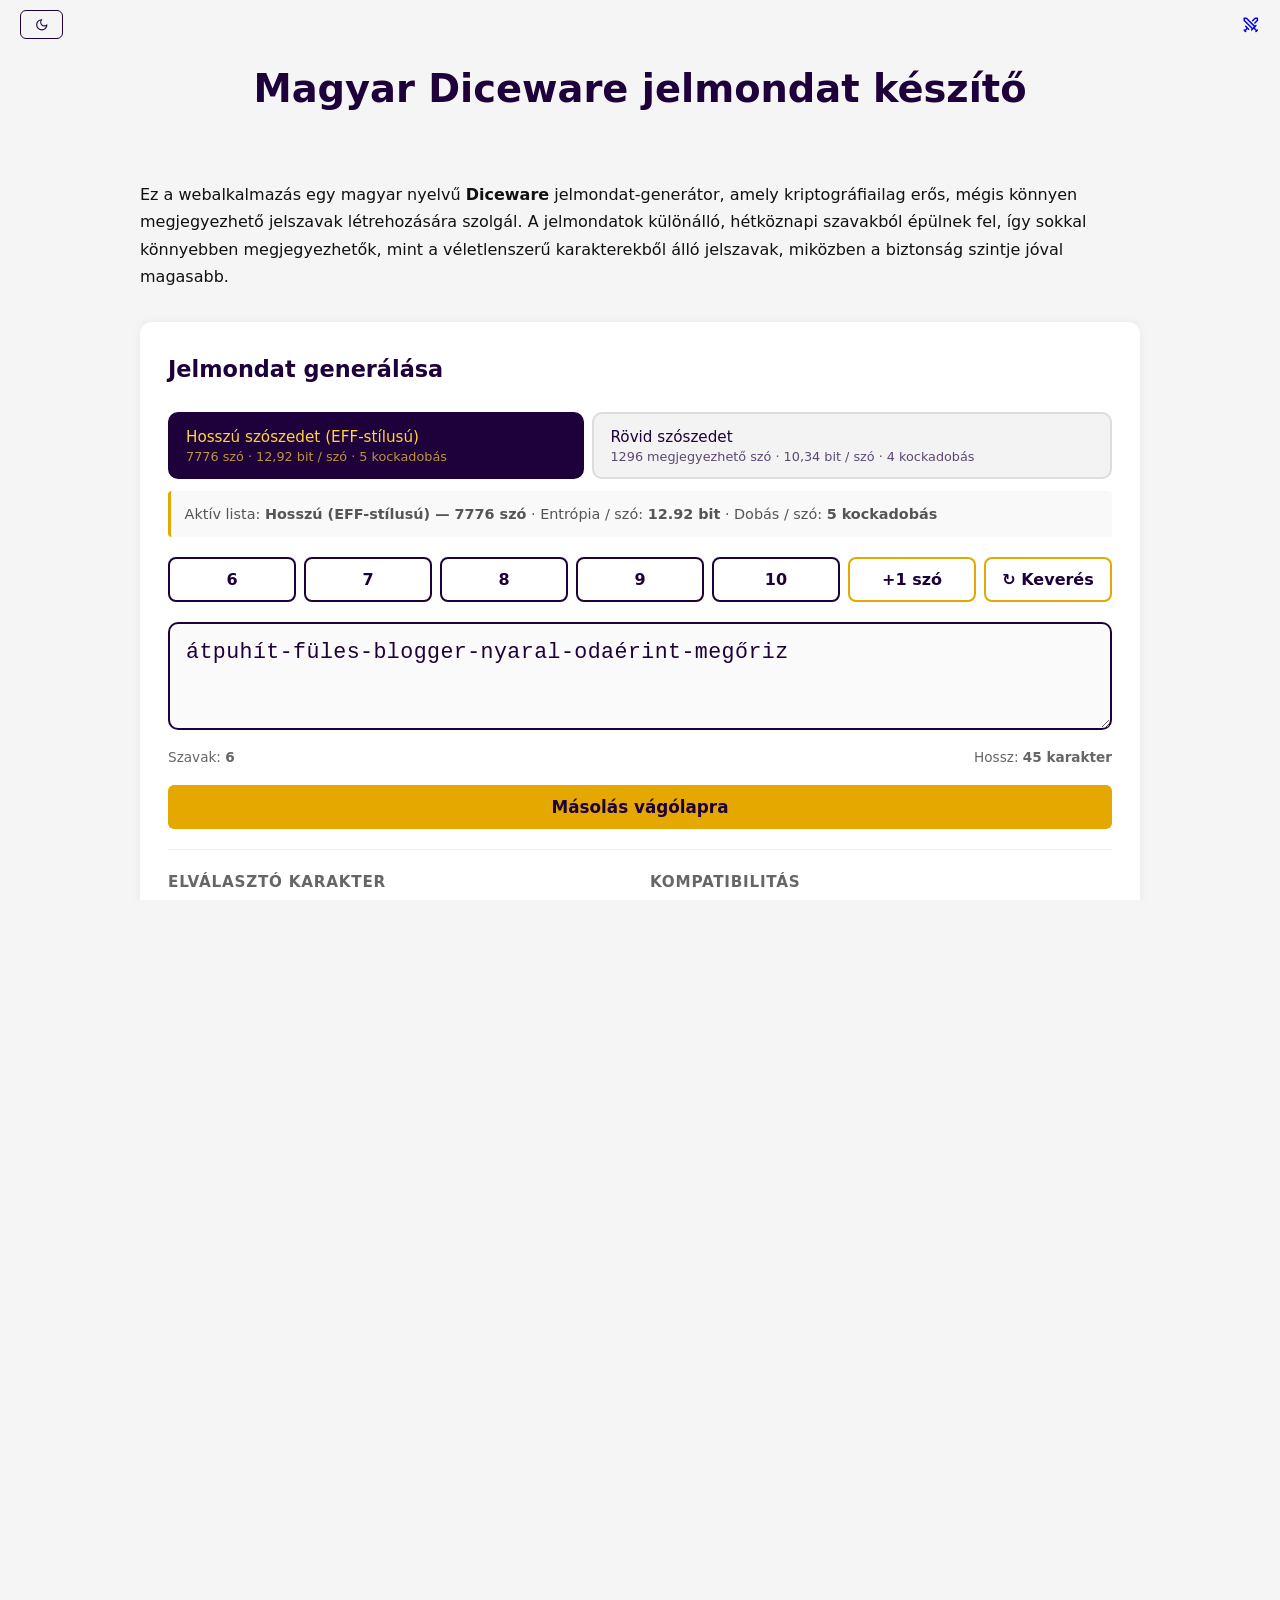
<file: index_old.html>
<!DOCTYPE html>
<html lang="hu">
<head>
  <meta charset="UTF-8" />
  <title>Magyar Diceware jelmondat-generátor</title>
  <meta name="description" content="Magyar nyelvű Diceware jelmondat generátor. A böngésződ kriptográfiai véletlenszám-generátorát használja, semmilyen adat nem hagyja el a gépedet.">
  <meta name="keywords" content="CarryPass, diceware passphrase generator, jelmondat és jelszó generátor, több szóból álló jelszó mondat, jelszó készítő, password generator, passphrase generator, magyar szószedet, magyar diceware, erős jelszó, megjegyezhető jelszó, véletlenszerű jelszó">
  <meta name="author" content="Zoltán Rácz">

  <meta name="robots" content="index, follow">

  <link rel="canonical" href="https://kockajelszo.hu/">

  <meta property="og:type" content="website">
  <meta property="og:url" content="https://kockajelszo.hu/">
  <meta property="og:title" content="Magyar Diceware jelmondat-generátor">
  <meta property="og:description" content="Kriptográfiailag erős, mégis könnyen megjegyezhető magyar nyelvű jelmondatok generálása. Minden számítás a böngésződben történik, semmi sem kerül a szerverre.">
  <meta property="og:image" content="https://kockajelszo.hu/vilagos_kocka_184.png">
  <meta property="og:locale" content="hu_HU">
  <meta property="og:site_name" content="Kockajelszo">

  <meta name="twitter:card" content="summary">
  <meta name="twitter:title" content="Magyar Diceware jelmondat-generátor">
  <meta name="twitter:description" content="Kriptográfiailag erős, mégis könnyen megjegyezhető magyar jelmondatok. Minden a böngésződben fut, semmi nem hagyja el a gépedet.">
  <meta name="twitter:image" content="https://kockajelszo.hu/vilagos_kocka_184.png">

  <script type="application/ld+json">
  {
    "@context": "https://schema.org",
    "@type": "WebApplication",
    "name": "Magyar Diceware jelmondat-generátor",
    "url": "https://kockajelszo.hu/",
    "description": "Magyar nyelvű Diceware jelmondat-generátor. Kriptográfiailag erős, könnyen megjegyezhető jelmondatok generálása közvetlenül a böngésződben.",
    "applicationCategory": "SecurityApplication",
    "operatingSystem": "Any",
    "offers": {
      "@type": "Offer",
      "price": "0",
      "priceCurrency": "HUF"
    },
    "author": {
      "@type": "Person",
      "name": "Rácz Zoltán"
    },
    "inLanguage": "hu",
    "isAccessibleForFree": true
  }
  </script>
  <meta http-equiv="Content-Security-Policy" content="default-src 'self'; manifest-src 'self'; img-src 'self' data: blob:; media-src 'self' blob:; worker-src 'self'; connect-src 'self'; style-src 'self'; object-src 'none'; frame-src 'none'; script-src 'self'; base-uri 'self'; form-action 'self';">
  <meta http-equiv="Permissions-Policy" content="camera=(), microphone=(), geolocation=(), payment=(), usb=(), magnetometer=(), gyroscope=(), accelerometer=(), bluetooth=(), clipboard-read=()">
  <meta name="viewport" content="width=device-width, initial-scale=1">
  <meta name="theme-color" content="#1E003B">
  <meta name="referrer" content="no-referrer">

  <link rel="icon" type="image/png" href="vilagos_kocka_32.png" sizes="32x32" />
  <link rel="shortcut icon" href="favicon.ico" />
  <link rel="apple-touch-icon" sizes="184x184" href="vilagos_kocka_184.png" />

  <link rel="stylesheet" href="diceware-theme.css" integrity="sha384-i+BhUJe4YKb2g8mQ/94nd8Q9sfEkRP0+9KWdST4dWIpdFpiYFvLFRBcQU0KkItlI" crossorigin="anonymous">  
  <script src="lucide.min.js" integrity="sha384-1WBlizZxaHNZADu+vujEL0zCN6BYOAzpLXB3HHLkdb5oOd3rxlWlCNuws/tVj4Cu" crossorigin="anonymous"></script> 

</head>

<body>

  <header class="navbar">
    <div class="navbar-left">
      <button id="themeToggle" class="dw-theme-toggle" type="button">
        <i id="themeToggleIcon" data-lucide="moon" aria-hidden="true"></i>
      </button>
    </div>
    <div class="navbar-right">
      <a href="/games.html" class="logo-link">
        <i id="easterEggIcon" data-lucide="swords" aria-hidden="true"></i>
      </a>
    </div>
  </header>

  <header class="dw-hero dw-hero--page">
    <h1>Magyar Diceware jelmondat készítő</h1>
  </header>

  <section class="dw-info-block">
    <p>
      Ez a webalkalmazás egy magyar nyelvű <strong>Diceware</strong> jelmondat-generátor, amely
      kriptográfiailag erős, mégis könnyen megjegyezhető jelszavak létrehozására szolgál.
      A jelmondatok különálló, hétköznapi szavakból épülnek fel, így sokkal könnyebben
      megjegyezhetők, mint a véletlenszerű karakterekből álló jelszavak, miközben a biztonság
      szintje jóval magasabb.
    </p>
  </section>

  <section class="dw-card">
    <h2>Jelmondat generálása</h2>

    <div class="dw-list-switch" role="tablist" aria-label="szószedet választása">
      <button class="dw-list-btn is-active" data-list="long" type="button">
        Hosszú szószedet (EFF-stílusú)
        <small>7776 szó · 12,92 bit / szó · 5 kockadobás</small>
      </button>
      <button class="dw-list-btn" data-list="short" type="button">
        Rövid szószedet
        <small>1296 megjegyezhető szó · 10,34 bit / szó · 4 kockadobás</small>
      </button>
    </div>

    <div id="listMeta" class="dw-list-meta"></div>

    <div class="dw-count-row" role="group" aria-label="Szavak száma">
      <button class="dw-count-btn" data-count="6"  type="button">6</button>
      <button class="dw-count-btn" data-count="7"  type="button">7</button>
      <button class="dw-count-btn" data-count="8"  type="button">8</button>
      <button class="dw-count-btn" data-count="9"  type="button">9</button>
      <button class="dw-count-btn" data-count="10" type="button">10</button>
      <button class="dw-count-btn action" id="addWordBtn"  type="button" title="Egy szó hozzáadása">+1 szó</button>
      <button class="dw-count-btn action" id="shuffleBtn"  type="button" title="A szavak véletlenszerű átrendezése">↻ Keverés</button>
    </div>

    <div class="dw-output-wrap">
      <textarea id="passphraseOutput" readonly rows="3"
                placeholder="A jelmondat itt fog megjelenni…"></textarea>
      <div class="dw-output-meta">
        <span>Szavak: <strong id="wordCount">0</strong></span>
        <span>Hossz: <strong id="entropyLengthInfo">—</strong></span>
      </div>
      <button id="copyBtn" class="btn primary" type="button">Másolás vágólapra</button>
    </div>

    <div class="dw-options">
      <div class="dw-option-group">
        <h3>Elválasztó karakter</h3>
        <div class="dw-radio-row">
          <label><input type="radio" name="separator" value="-" checked><span>kötőjel</span></label>
          <label><input type="radio" name="separator" value="."><span>pont</span></label>
          <label><input type="radio" name="separator" value=" "><span>szóköz</span></label>
          <label><input type="radio" name="separator" value=""><span>nincs</span></label>
        </div>
      </div>

      <div class="dw-option-group">
        <h3>Kompatibilitás</h3>
        <div class="dw-toggle-row">
          <input type="checkbox" id="deaccentToggle" class="toggle">
          <label for="deaccentToggle" class="toggle-text">
            Ékezetek eltávolítása a hosszú szószedetből
            <small>Kompatibilitás idegen billentyűzettel, informatikai rendszerekkel</small>
          </label>
        </div>
        <h3>Plusz erősítés</h3>
        <div class="dw-toggle-row">
          <input type="checkbox" id="randomCapsToggle" class="toggle">
          <label for="randomCapsToggle" class="toggle-text">
            Egy szó véletlenszerű nagy kezdőbetűvel
            <small>+log₂(szavak száma) bit entrópia</small>
          </label>
        </div>
        <div class="dw-toggle-row">
          <input type="checkbox" id="appendSymbolToggle" class="toggle">
          <label for="appendSymbolToggle" class="toggle-text">
            Véletlen szimbólum hozzáadása a végéhez
            <small>+2,32 bit entrópia (!@#*_)</small>
          </label>
        </div>
        <div class="dw-toggle-row">
          <input type="checkbox" id="appendNumberToggle" class="toggle">
          <label for="appendNumberToggle" class="toggle-text">
            Véletlen szám hozzáadása a végéhez (1–9)
            <small>+3,17 bit entrópia</small>
          </label>
        </div>
      </div>
    </div>
    <div class="dw-entropy-summary">
      <span>Entrópia: <strong id="entropyBits">0 bit</strong></span>
      <span>Minősítés: <span id="entropyLabel" class="entropy-label">—</span></span>
    </div>
    <div class="dw-meter" aria-hidden="true">
      <div id="entropyMeterFill" class="meter-fill"></div>
    </div>

    <h3 class="dw-crack-heading">
      Becsült feltörési idő — <span class="dw-crack-subheading">brute-force átlag a kulcstér 50%-án</span>
    </h3>
    <table class="crack-table">
      <thead>
        <tr><th>Támadó / sebesség</th><th class="crack-time-th">Idő</th></tr>
      </thead>
      <tbody id="crackTableBody"></tbody>
    </table>
    <p class="dw-crack-note">
      A támadói sebességek illusztratív nagyságrendek. A valós feltörési idő a hash-algoritmustól,
      a hardvertől és a támadó erőforrásaitól függ. A becslés feltételezi, hogy a támadó tudja,
      melyik szószedetet használtad.
    </p>
  </section>

  <section class="dw-info-block">
    <div class="dw-warning">
      <strong>⚠ Valódi véletlenszerűség</strong><br>
      Ez a generátor a böngésződ kriptográfiai véletlenszám-generátorát
      (<code>window.crypto.getRandomValues</code>) használja, ami a legtöbb felhasználáshoz
      bőven elegendő. <strong>Ha azonban a legmagasabb biztonsági szintre van szükséged</strong>
        — például egy nagyon fontos kriptográfiai kulcs létrehozásához — akkor a legjobb, ha
      <strong>valódi, fizikai kockákat használsz</strong>, és a dobások eredményét visszanézed
      a szószedetben. A szoftveres véletlenszám-generátorok rejtett hibái vagy hátsó kapui
      nem zárhatók ki teljes bizonyossággal; a fizikai kockák viszont a valódi véletlenszerűséget biztosítják.
    </div>
  </section>

  <section class="dw-card">
    <h2>Kockadobás → szó keresés</h2>
    <p class="dw-dice-desc">
      Írd be a kockadobásod eredményét (pl. <code>13456</code> a hosszú, vagy <code>2341</code> a rövid listához),
      majd nyomj <kbd>Enter</kbd>t vagy kattints a <strong>Hozzáadás</strong> gombra.
      Az összegyűjtött szavakból jelmondat épül fel az entrópiaszámítással együtt.
    </p>

    <div class="dw-dice-lookup-row">
      <div class="custom-dropdown dropdown-lower">
        <label for="diceListSelect" class="dw-dice-label">Szószedet</label>
        <select id="diceListSelect" class="dw-dice-select">
          <option value="long">Hosszú (5 kocka)</option>
          <option value="short">Rövid (4 kocka)</option>
        </select>
      </div>
      <div class="dw-dice-field dw-dice-field--grow">
        <label for="diceRollInput" class="dw-dice-label">Dobás eredménye (csak 1–6)</label>
        <input type="text" id="diceRollInput" class="dw-dice-input"
               maxlength="5" placeholder="pl. 13456"
               inputmode="numeric" autocomplete="off" spellcheck="false">
        <label class="dw-dice-label">&nbsp;</label>
        <button id="diceAddBtn" class="btn primary" type="button" disabled>Hozzáadás</button>
      </div>
    </div>

    <div id="diceResult" class="dw-dice-result" aria-live="polite"></div>

    <div id="diceCollectedWrap" hidden>

      <div class="dw-dice-collected-header">
        <span>Összegyűjtött szavak (<span id="diceWordCount">0</span>):</span>
        <button id="diceClearBtn" class="dw-dice-clear-btn" type="button">✕ Mindent töröl</button>
      </div>
      <div id="diceWordList" class="dw-dice-word-list"></div>

      <div class="dw-options dw-dice-options">
        <div class="dw-option-group">
          <h3>Elválasztó karakter</h3>
          <div class="dw-radio-row">
            <label><input type="radio" name="diceSeparator" value="-" checked><span>kötőjel</span></label>
            <label><input type="radio" name="diceSeparator" value="."><span>pont</span></label>
            <label><input type="radio" name="diceSeparator" value=" "><span>szóköz</span></label>
            <label><input type="radio" name="diceSeparator" value=""><span>nincs</span></label>
          </div>
        </div>
        <div class="dw-option-group">
          <h3>Kompatibilitás</h3>
          <div class="dw-toggle-row">
            <input type="checkbox" id="diceDeaccentToggle" class="toggle">
            <label for="diceDeaccentToggle" class="toggle-text">
              Ékezetek eltávolítása
              <small>Kompatibilitás idegen billentyűzettel, informatikai rendszerekkel</small>
            </label>
          </div>
          <h3>Plusz erősítés</h3>
          <div class="dw-toggle-row">
            <input type="checkbox" id="diceRandomCapsToggle" class="toggle">
            <label for="diceRandomCapsToggle" class="toggle-text">
              Egy szó véletlenszerű nagy kezdőbetűvel
              <small>+log₂(szavak száma) bit entrópia</small>
            </label>
          </div>
          <div class="dw-toggle-row">
            <input type="checkbox" id="diceAppendSymbolToggle" class="toggle">
            <label for="diceAppendSymbolToggle" class="toggle-text">
              Véletlen szimbólum hozzáadása a végéhez
              <small>+2,32 bit entrópia (!@#*_)</small>
            </label>
          </div>
          <div class="dw-toggle-row">
            <input type="checkbox" id="diceAppendNumberToggle" class="toggle">
            <label for="diceAppendNumberToggle" class="toggle-text">
              Véletlen szám hozzáadása a végéhez (1–9)
              <small>+3,17 bit entrópia</small>
            </label>
          </div>
        </div>
        <div class="dw-option-group">

        </div>
      </div>

      <textarea id="dicePassphraseOutput" readonly rows="3" class="dw-dice-passphrase"></textarea>
      <div class="dw-output-wrap">
      <button id="diceCopyBtn" class="btn primary" type="button" disabled>Másolás vágólapra</button>
      </div>

      <div class="dw-entropy-summary">
        <span>Entrópia: <strong id="diceEntropyBits">0 bit</strong></span>
        <span>Minősítés: <span id="diceEntropyLabel" class="entropy-label">—</span></span>
        <span id="diceEntropyLengthInfo"></span>
      </div>
      <div class="dw-meter" aria-hidden="true">
        <div id="diceEntropyMeterFill" class="meter-fill"></div>
      </div>

      <h3 class="dw-crack-heading">
        Becsült feltörési idő — <span class="dw-crack-subheading">brute-force átlag a kulcstér 50%-án</span>
      </h3>
      <table class="crack-table">
        <thead>
          <tr><th>Támadó / sebesség</th><th class="crack-time-th">Idő</th></tr>
        </thead>
        <tbody id="diceCrackTableBody"></tbody>
      </table>
    </div>
  </section>


  <section class="dw-info-block">
    <h2>Hogyan használd</h2>
    <ol>
      <li>
        <strong>Válassz szószedetet.</strong> A <em>rövid</em> szószedet (1296 szó) rövidebb,
        könnyebben megjegyezhető szavakat tartalmaz — több szóra van szükség ugyanolyan
        biztonsághoz. A <em>hosszú</em>, EFF-stílusú szószedet (7776 szó) több szóból válogat,
        így kevesebb szó is elegendő.
      </li>
      <li>
        <strong>Válassz szómennyiséget.</strong> Általános ajánlás: <strong>6+ szó</strong>
        a hosszú szószedetből, vagy <strong>8+ szó</strong> a rövid szószedetből. Magasabb
        biztonsági igény esetén lépj feljebb.
      </li>
      <li>
        <strong>Igazítsd ízlésedre.</strong> Válassz elválasztót (kötőjel, pont, szóköz,
        vagy semmi). Igény szerint kapcsolj be véletlen nagy kezdőbetűt vagy szimbólumot.
      </li>
      <li>
        <strong>Jegyezd meg, vagy tárold biztonságosan.</strong> A Diceware módszer egyik nagy előnye, hogy a véletlen szavakból összeálló mondat 
        <em>vizuálisan asszociálható</em>, ezért 6-8 szó esetén sokkal könnyebb fejben tartani, mint egy ugyanolyan erős, vegyes karakterű jelszót. 
        Hosszabb jelmondat esetén — például erős titkosítási kulcshoz — érdemes egy megbízható jelszókezelőbe menteni.
      </li>
      <li>
        <strong>Ne válassz szavakat tetszésed szerint.</strong> A jelmondat biztonsága teljes egészében a véletlenszerűségből ered — 
        ha bármilyen szempont szerint válogatsz (pl. „ezek a szavak szimpatikusak"), a tényleges entrópia töredékére csökkenhet. 
        Kizárólag a generátort vagy fizikai kockákat használj. Ha az eredmény nem tetszik, egyszerűen generálj újat — 
        akár addig, amíg egy számodra megjegyezhető kombináció nem jön ki. Kizárólag a generátort vagy fizikai kockákat használj.
      </li>
      <li>
        <strong>Másold ki és használd.</strong> A „Másolás vágólapra" gomb a teljes
        jelmondatot a vágólapra teszi. A böngésződ vágólapját ne hagyd telerakva —
        ha lehet, illeszd be azonnal, ahova kell.
      </li>
    </ol>
  </section>

  <section class="dw-info-block">
    <h2>A Diceware története</h2>
    <p>
      A <strong>Diceware</strong> módszert <strong>Arnold G. Reinhold</strong>
      amerikai biztonsági szakértő dolgozta ki és tette közzé <strong>1995-ben</strong>.
      Az ötlet rendkívül egyszerű, és éppen ebben rejlik az ereje: ha valódi, fizikai
      hatoldalú kockákkal dobsz, és minden öt dobás eredménye (egy ötjegyű szám 11111 és
      66666 között) egy-egy szót választ ki egy nyilvános, 7776 elemű szószedetből,
      akkor az így összeállított jelmondat <strong>matematikailag bizonyíthatóan</strong>
      egyenletes eloszlással kerül a teljes lehetőségtérből.
    </p>
    <p>
      Reinhold célja az volt, hogy átlagos felhasználók is létrehozhassanak igazán
      erős, mégis megjegyezhető jelmondatokat — kriptográfiai kulcsokhoz, PGP titkos
      kulcsok védelméhez, lemeztitkosításhoz — anélkül, hogy bízniuk kellene egy szoftver
      véletlenszám-generátorában vagy egy szolgáltatóban.
    </p>
    <p>
      Az eredeti, angol Diceware-szószedetet a 2010-es években több irányba is kibővítették:
      a <strong>Electronic Frontier Foundation (EFF)</strong> 2016-ban kiadott egy
      gondosan átválogatott, „barátságosabb" 7776 szavas szószedetet, amely csak könnyen
      leírható, félreérthetetlen szavakat tartalmaz — és egy rövidebb,
      „<em>memorable</em>" 1296 szavas változatot is, amelyben a szavak rövidebbek és
      könnyebben megjegyezhetők. Ez az oldal ennek a két formátumnak a
      <strong>magyar</strong> változatát kínálja.
    </p>
    <p class="dw-source-note">
      Eredeti forrás:
      <a href="https://theworld.com/~reinhold/diceware.html" target="_blank" rel="noopener noreferrer">
        theworld.com/~reinhold/diceware.html
      </a>
      ·
      <a href="https://www.eff.org/dice" target="_blank" rel="noopener noreferrer">
        eff.org/dice
      </a>
    </p>
  </section>

  <section class="dw-info-block">
    <h2>Hogyan számoljuk az entrópiát</h2>
    <p>
      Az entrópia (bitekben) azt méri, hogy hány különböző jelmondatot tudna a támadó
      egyenlő valószínűséggel kitalálni. Ha az <em>N</em> elemű szószedetből véletlenszerűen
      választunk egy szót, az <strong>log₂(N)</strong> bit entrópiát ad:
    </p>
    <ul>
      <li>Rövid szószedet: log₂(1296) ≈ <strong>10,34 bit / szó</strong></li>
      <li>Hosszú szószedet: log₂(7776) ≈ <strong>12,92 bit / szó</strong></li>
      <li>Véletlen szimbólum (5 közül): log₂(5) ≈ <strong>2,32 bit</strong></li>
      <li>Véletlen szám (1–9): log₂(9) ≈ <strong>3,17 bit</strong></li>
      <li>Véletlen nagy kezdőbetű (melyik szón): log₂(szavak száma) bit</li>
    </ul>
    <p>
      A teljes jelmondat entrópiája az egyes részek entrópiájának összege. A feltörési
      idő becslése: <code>2<sup>bits − 1</sup> ÷ találgatás_per_másodperc</code>, ami
      a teljes kulcstér 50%-ának brute-force átfésüléséhez szükséges átlagos idő.
    </p>
  </section>

  <footer class="dw-footer">
    Diceware-generátor a <a href="https://carrypass.net" target="_blank" rel="noopener noreferrer">CarryPass</a> projekttől ·
    A kódot a böngésződ futtatja, a véletlent a böngésződ adja ·
    Magyar szószedet © Rácz Zoltán, CC BY SA 4.0
  </footer>

  <footer class="dw-footer">
    <a href="privacy-policy.html" target="_blank" rel="noopener noreferrer">Adatkezelési tájékoztató</a><br>
    készítette: Rácz Zoltán | a szervert biztosítja: Vercel | a domain szolgáltató: MHosting <br>
    A forrás megtekinthető a <a href="https://github.com/racz-zoltan/hungarian-diceware" target="_blank" rel="noopener noreferrer">GitHub</a> oldalon.<br>
  </footer>


  <script src="diceware_hungarian_short.js" integrity="sha384-bm+6sWbmrzERk+lYyMAoAx3h/zXso+BILvGccc5f3H9WD+K2WluRrU1LLFFt/CpL" crossorigin="anonymous"></script> 
  <script src="diceware_hungarian_long.js" integrity="sha384-8YZtt3Z4+CXpR0xYqrtWiKHso7Sah0BT8HTcDqEfVZChGNx+omRCQSnc/5GDoqUs" crossorigin="anonymous"></script> 

  <script src="diceware.js" integrity="sha384-tkfReyTM1sUQtWC5mJcmjQSDlkSIREk7+Nl5IS0ILaaxXsB22BI4fT/3C1aknOBo" crossorigin="anonymous" defer></script> 

</body>
</html>
</file>
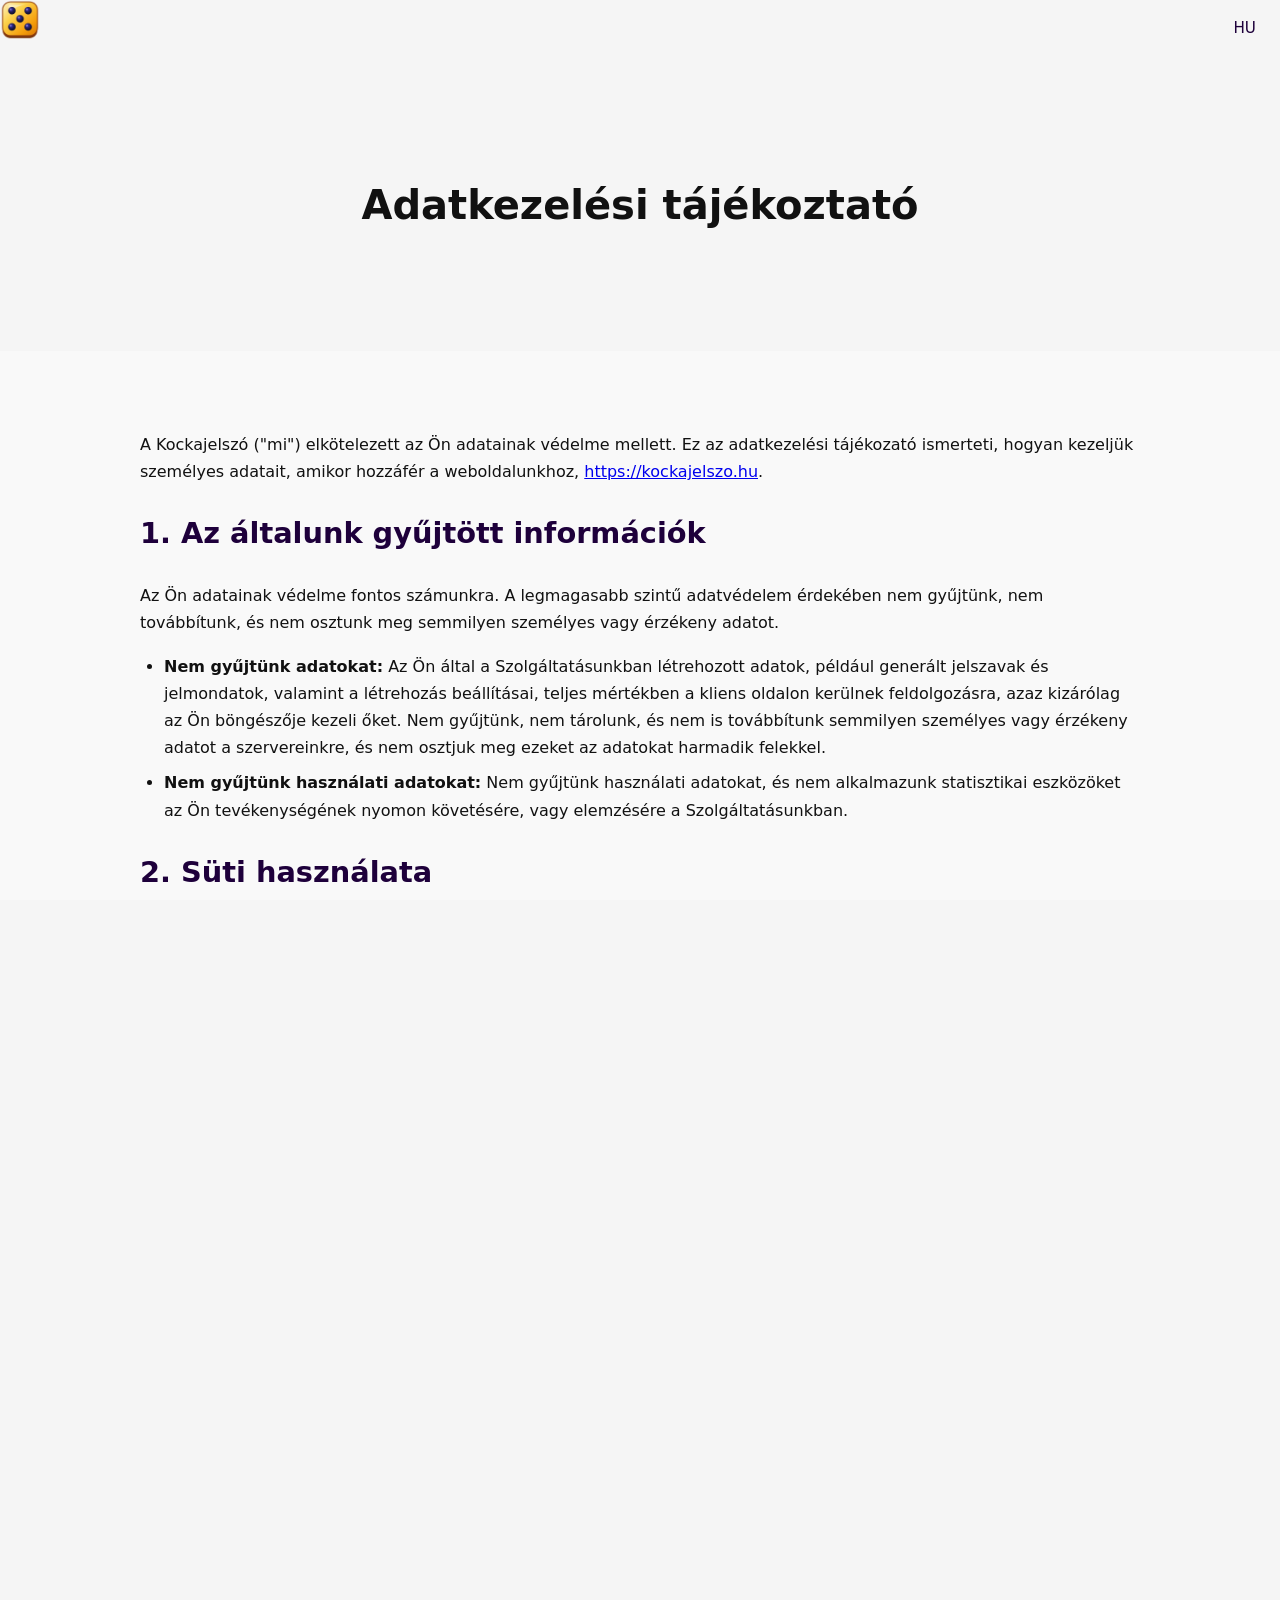
<file: privacy-policy.html>
<!DOCTYPE html>
<html lang="hu">
<head>
    <meta charset="UTF-8">
    <meta name="viewport" content="width=device-width, initial-scale=1.0">
    <link rel="icon" type="image/png" href="vilagos_kocka_32.png" sizes="32x32" />
    <title>Kockajelszó - Adatkezelési tájékoztató</title>
    <script src="lucide.min.js"></script>
    <link rel="stylesheet" href="diceware-theme.css">
</head>
<body>
    <a href="index.html" class="logo-link">
        <img src="vilagos_kocka_184.png" alt="Kockajelszo logo" class="logo-img">
      </a>
      <div class="lang-toggle">
        <a href="privacy-policy.html" class="lang-link active">HU</a>
      </div>
    <header class="hero">
        <div class="container">
            <h1>Adatkezelési tájékoztató</h1>
        </div>
    </header>
    
    <section class="section alt">
        <div class="container">
        <p>A Kockajelszó ("mi") elkötelezett az Ön adatainak védelme mellett. Ez az adatkezelési tájékozató ismerteti, hogyan kezeljük személyes adatait, amikor hozzáfér a weboldalunkhoz, <a href="https://kockajelszo.hu">https://kockajelszo.hu</a>.</p>

        <h2>1. Az általunk gyűjtött információk</h2>
        <p>Az Ön adatainak védelme fontos számunkra. A legmagasabb szintű adatvédelem érdekében nem gyűjtünk, nem továbbítunk, és nem osztunk meg semmilyen személyes vagy érzékeny adatot.</p>
        <ul>
            <li><strong>Nem gyűjtünk adatokat:</strong> Az Ön által a Szolgáltatásunkban létrehozott adatok, például generált jelszavak és jelmondatok, valamint a létrehozás beállításai, teljes mértékben a kliens oldalon kerülnek feldolgozásra, azaz kizárólag az Ön böngészője kezeli őket. Nem gyűjtünk, nem tárolunk, és nem is továbbítunk semmilyen személyes vagy érzékeny adatot a szervereinkre, és nem osztjuk meg ezeket az adatokat harmadik felekkel.</li>
            <li><strong>Nem gyűjtünk használati adatokat:</strong> Nem gyűjtünk használati adatokat, és nem alkalmazunk statisztikai eszközöket az Ön tevékenységének nyomon követésére, vagy elemzésére a Szolgáltatásunkban.</li>
        </ul>

        <h2>2. Süti használata</h2>
        <p><strong>Nincsenek sütik használatban:</strong> A Szolgáltatásunk nem használ sütiket, sem technikai, sem egyéb célokra. Nem tárolunk, nem gyűjtünk és nem használunk sütiket az adatok nyomon követésére, gyűjtésére vagy tárolására.</p>

        <h2>3. Hosztolás a Vercel által</h2>
        <p>
        A Kockajelszó alkalmazást a Vercel szolgáltatásán keresztül hosztoljuk, amelyet a Vercel Inc. üzemeltet. Bár a Kockajelszó semmilyen felhasználói adatot nem gyűjt, nem tárol és nem továbbít, a Vercel automatikusan naplózhat bizonyos technikai adatokat — például az Ön IP-címét, böngészőjének típusát, operációs rendszerét és a hozzáférés időpontját — a szolgáltatás működésének biztosítása, visszaélések megelőzése és teljesítményoptimalizálás céljából.
        </p>
        <p>
        A Vercel adatkezelési gyakorlatáról további információt a <a href="https://vercel.com/legal/privacy-policy">Vercel Adatvédelmi irányelveiben</a> találsz.
        </p>

        <h2>4. GDPR 25. cikk – Beépített és alapértelmezett adatvédelem</h2>
        <p>
        A Kockajelszó fejlesztése során <strong>az Európai Unió Általános Adatvédelmi Rendeletének (GDPR) 25. cikkét</strong> követjük, amely az adatvédelem beépített és alapértelmezett alkalmazását írja elő. Ez a szemlélet vezérli technikai és tervezési döntéseinket, hogy felhasználóink adatbiztonsága alapértelmezett legyen.
        </p>
        <ul>
            <li><strong>Nincs adatgyűjtés:</strong> A Kockajelszó nem gyűjt és nem továbbít semmilyen személyes adatot. Minden adatkezelés helyileg, a felhasználó böngészőjében vagy eszközén történik.</li>
            <li><strong>Beépített adatvédelem:</strong> A jelszógenerálás és jelmondat generálás teljes mértékben offline, kliensoldalon működik – nincs szükség hálózati kapcsolatra vagy szerverre.</li>
            <li><strong>Alapértelmezett védelem:</strong> Az érzékeny adatok (például a generált jelmondatok) a felhasználó külön beavatkozása nélkül sem kerülnek tárolásra, vagy továbbításra.</li>
            <li><strong>Felhasználói ellenőrzés:</strong> Az adatok kizárólag a felhasználó által érhetők el.</li>
        </ul>
        <p>
        A Kockajelszó működésének alapja a felhasználói adatvédelem – nem opcióként, hanem alapértelmezettként.
        </p>

        <h2>5. Az adatkezelési tájékoztató változásai</h2>
        <p>Időnként frissíthetjük az adatkezelési tájékoztatót. Ha változtatunk, közzétesszük a módosított tájékoztatót ezen az oldalon.</p>
        <p><strong>A szabályzat felülvizsgálata:</strong> Javasoljuk, hogy időnként ellenőrizze ezt az oldalt a frissítésekkel kapcsolatban. A változtatások akkor lépnek életbe, amikor itt közzétesszük őket.</p>

        <h2 id="contactprivacy">6. Kapcsolatfelvétel e-mailben</h2>
        <p>Amennyiben e-mailben lép velem kapcsolatba, kizárólag azokat az adatokat gyűjtjük be, amelyeket Ön az üzenetében megad. Ezek lehetnek például az e-mail címe, neve (ha megadja), a szervezet neve, valamint a megkeresés tartalma. Az adatokat bizalmasan kezeljük, csak a válaszadáshoz szükséges ideig őrizzük meg, és harmadik félnek nem adjuk tovább.</p>

        <p>A Kockajelszó a <a href="https://proton.me" target="_blank">Proton Mail</a> szolgáltatást használja a biztonságos és adatvédelmi szempontból megbízható kommunikációhoz. A Proton Mail székhelye Svájcban található, és teljes mértékben megfelel a GDPR előírásainak. Az <a href="https://proton.me/legal/dpa" target="_blank">Adatfeldolgozási Megállapodás (DPA)</a> automatikusan részét képezi az üzleti feltételeiknek.</p>

        <p><strong>Adatkezelő:</strong> Rácz Zoltán  
        <br><strong>Adatkezelés jogalapja:</strong> A megkeresések feldolgozása a GDPR 6. cikk (1) bekezdés f) pontja alapján történik — jogos érdek a megkeresések megválaszolásában.  
        <br><strong>Adatmegőrzés:</strong> Az irreleváns vagy kéretlen üzeneteket azonnal törölhetjük. Az adatvédelmi megkereséseket legfeljebb 90 napig őrizzük meg. Üzleti jellegű levelezést csak a kommunikáció lezárásáig tárolunk.</p>

        <h3>Általános adatvédelmi megkeresések</h3>
        <p>Az Adatkezelési Tájékoztatóval vagy személyes adatai kezelésével kapcsolatban kérjük, írjon az alábbi címre:  
        <br><strong>E-mail:</strong> <a href="mailto:carrypass-info@proton.me">carrypass-info@proton.me</a></p>
        </div>
    </section>

    <footer class="footer">
        <div class="container">
            <p>&copy; 2026 Kockajelszó.</p>
        </div>
    </footer>
</body>
</html>
</file>
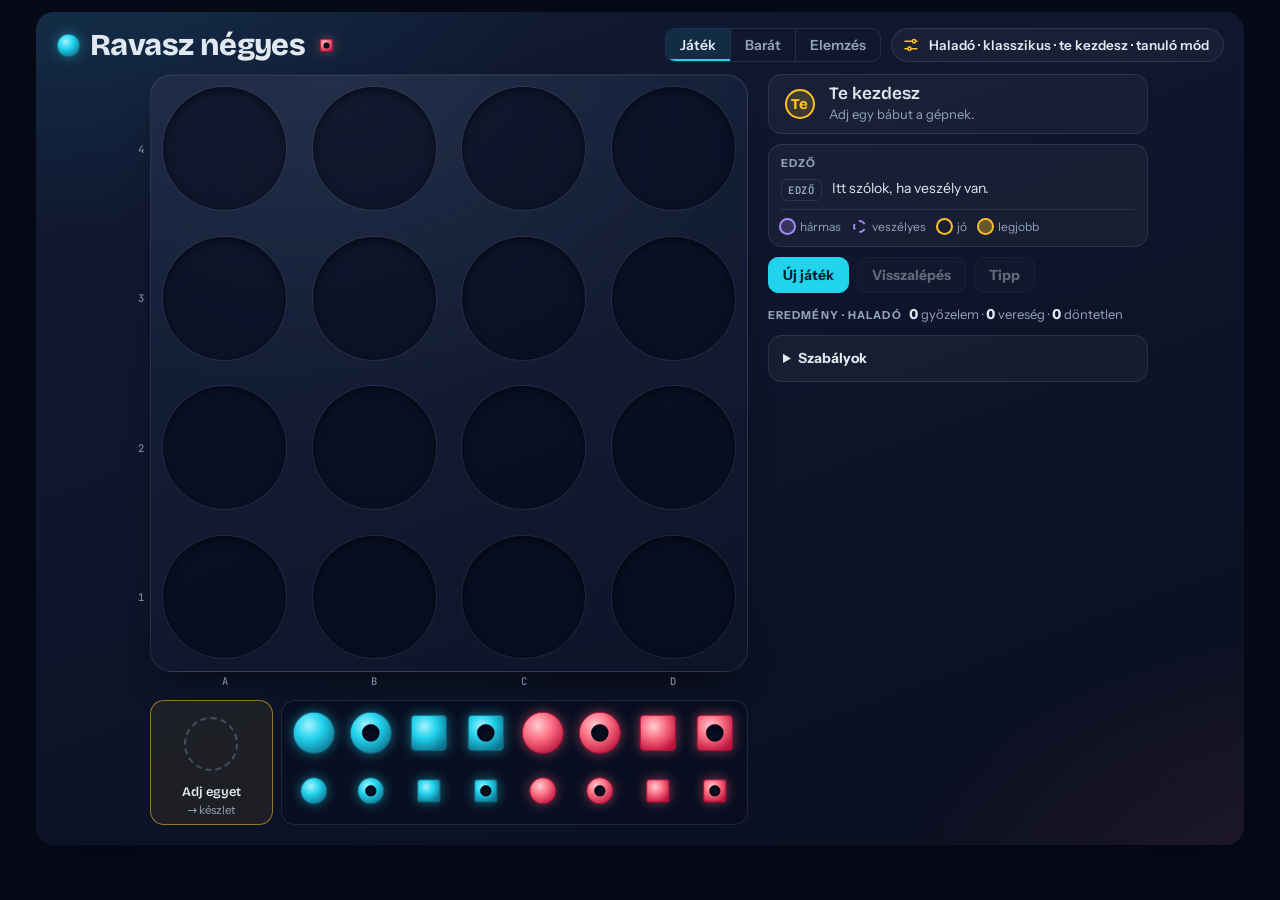
<file: ravasznegyes.html>
<!doctype html>
<html lang="hu">
<head>
<meta charset="utf-8">
<meta name="viewport" content="width=device-width, initial-scale=1, viewport-fit=cover">
<title>Ravasz négyes</title>
<style>
@font-face{font-family:'Bricolage Grotesque';font-style:normal;font-weight:600;font-display:swap;src:url([data-uri]) format('woff2');unicode-range:U+0020,U+0021,U+0022,U+0023,U+0024,U+0025,U+0026,U+0027,U+0028,U+0029,U+002A,U+002B,U+002C,U+002D,U+002E,U+002F,U+0030,U+0031,U+0032,U+0033,U+0034,U+0035,U+0036,U+0037,U+0038,U+0039,U+003A,U+003B,U+003C,U+003D,U+003E,U+003F,U+0040,U+0041,U+0042,U+0043,U+0044,U+0045,U+0046,U+0047,U+0048,U+0049,U+004A,U+004B,U+004C,U+004D,U+004E,U+004F,U+0050,U+0051,U+0052,U+0053,U+0054,U+0055,U+0056,U+0057,U+0058,U+0059,U+005A,U+005B,U+005C,U+005D,U+005E,U+005F,U+0060,U+0061,U+0062,U+0063,U+0064,U+0065,U+0066,U+0067,U+0068,U+0069,U+006A,U+006B,U+006C,U+006D,U+006E,U+006F,U+0070,U+0071,U+0072,U+0073,U+0074,U+0075,U+0076,U+0077,U+0078,U+0079,U+007A,U+007B,U+007C,U+007D,U+007E,U+00B7,U+00C1,U+00C9,U+00CD,U+00D3,U+00D6,U+00D7,U+00DA,U+00DC,U+00E1,U+00E9,U+00ED,U+00F3,U+00F6,U+00FA,U+00FC,U+2013,U+2014,U+2019,U+201D,U+201E,U+2026}
@font-face{font-family:'Bricolage Grotesque';font-style:normal;font-weight:600;font-display:swap;src:url([data-uri]) format('woff2');unicode-range:U+0020,U+0041,U+00C1,U+0150,U+0151,U+0170,U+0171}
@font-face{font-family:'Bricolage Grotesque';font-style:normal;font-weight:800;font-display:swap;src:url([data-uri]) format('woff2');unicode-range:U+0020,U+0021,U+0022,U+0023,U+0024,U+0025,U+0026,U+0027,U+0028,U+0029,U+002A,U+002B,U+002C,U+002D,U+002E,U+002F,U+0030,U+0031,U+0032,U+0033,U+0034,U+0035,U+0036,U+0037,U+0038,U+0039,U+003A,U+003B,U+003C,U+003D,U+003E,U+003F,U+0040,U+0041,U+0042,U+0043,U+0044,U+0045,U+0046,U+0047,U+0048,U+0049,U+004A,U+004B,U+004C,U+004D,U+004E,U+004F,U+0050,U+0051,U+0052,U+0053,U+0054,U+0055,U+0056,U+0057,U+0058,U+0059,U+005A,U+005B,U+005C,U+005D,U+005E,U+005F,U+0060,U+0061,U+0062,U+0063,U+0064,U+0065,U+0066,U+0067,U+0068,U+0069,U+006A,U+006B,U+006C,U+006D,U+006E,U+006F,U+0070,U+0071,U+0072,U+0073,U+0074,U+0075,U+0076,U+0077,U+0078,U+0079,U+007A,U+007B,U+007C,U+007D,U+007E,U+00B7,U+00C1,U+00C9,U+00CD,U+00D3,U+00D6,U+00D7,U+00DA,U+00DC,U+00E1,U+00E9,U+00ED,U+00F3,U+00F6,U+00FA,U+00FC,U+2013,U+2014,U+2019,U+201D,U+201E,U+2026}
@font-face{font-family:'Bricolage Grotesque';font-style:normal;font-weight:800;font-display:swap;src:url([data-uri]) format('woff2');unicode-range:U+0020,U+0041,U+00C1,U+0150,U+0151,U+0170,U+0171}
@font-face{font-family:'Instrument Sans';font-style:normal;font-weight:400;font-display:swap;src:url([data-uri]) format('woff2');unicode-range:U+0020,U+0021,U+0022,U+0023,U+0024,U+0025,U+0026,U+0027,U+0028,U+0029,U+002A,U+002B,U+002C,U+002D,U+002E,U+002F,U+0030,U+0031,U+0032,U+0033,U+0034,U+0035,U+0036,U+0037,U+0038,U+0039,U+003A,U+003B,U+003C,U+003D,U+003E,U+003F,U+0040,U+0041,U+0042,U+0043,U+0044,U+0045,U+0046,U+0047,U+0048,U+0049,U+004A,U+004B,U+004C,U+004D,U+004E,U+004F,U+0050,U+0051,U+0052,U+0053,U+0054,U+0055,U+0056,U+0057,U+0058,U+0059,U+005A,U+005B,U+005C,U+005D,U+005E,U+005F,U+0060,U+0061,U+0062,U+0063,U+0064,U+0065,U+0066,U+0067,U+0068,U+0069,U+006A,U+006B,U+006C,U+006D,U+006E,U+006F,U+0070,U+0071,U+0072,U+0073,U+0074,U+0075,U+0076,U+0077,U+0078,U+0079,U+007A,U+007B,U+007C,U+007D,U+007E,U+00B7,U+00C1,U+00C9,U+00CD,U+00D3,U+00D6,U+00D7,U+00DA,U+00DC,U+00E1,U+00E9,U+00ED,U+00F3,U+00F6,U+00FA,U+00FC,U+2013,U+2014,U+2019,U+201D,U+201E,U+2026}
@font-face{font-family:'Instrument Sans';font-style:normal;font-weight:400;font-display:swap;src:url([data-uri]) format('woff2');unicode-range:U+0020,U+0041,U+00C1,U+0150,U+0151,U+0170,U+0171}
@font-face{font-family:'Instrument Sans';font-style:normal;font-weight:500;font-display:swap;src:url([data-uri]) format('woff2');unicode-range:U+0020,U+0021,U+0022,U+0023,U+0024,U+0025,U+0026,U+0027,U+0028,U+0029,U+002A,U+002B,U+002C,U+002D,U+002E,U+002F,U+0030,U+0031,U+0032,U+0033,U+0034,U+0035,U+0036,U+0037,U+0038,U+0039,U+003A,U+003B,U+003C,U+003D,U+003E,U+003F,U+0040,U+0041,U+0042,U+0043,U+0044,U+0045,U+0046,U+0047,U+0048,U+0049,U+004A,U+004B,U+004C,U+004D,U+004E,U+004F,U+0050,U+0051,U+0052,U+0053,U+0054,U+0055,U+0056,U+0057,U+0058,U+0059,U+005A,U+005B,U+005C,U+005D,U+005E,U+005F,U+0060,U+0061,U+0062,U+0063,U+0064,U+0065,U+0066,U+0067,U+0068,U+0069,U+006A,U+006B,U+006C,U+006D,U+006E,U+006F,U+0070,U+0071,U+0072,U+0073,U+0074,U+0075,U+0076,U+0077,U+0078,U+0079,U+007A,U+007B,U+007C,U+007D,U+007E,U+00B7,U+00C1,U+00C9,U+00CD,U+00D3,U+00D6,U+00D7,U+00DA,U+00DC,U+00E1,U+00E9,U+00ED,U+00F3,U+00F6,U+00FA,U+00FC,U+2013,U+2014,U+2019,U+201D,U+201E,U+2026}
@font-face{font-family:'Instrument Sans';font-style:normal;font-weight:500;font-display:swap;src:url([data-uri]) format('woff2');unicode-range:U+0020,U+0041,U+00C1,U+0150,U+0151,U+0170,U+0171}
@font-face{font-family:'Instrument Sans';font-style:normal;font-weight:600;font-display:swap;src:url([data-uri]) format('woff2');unicode-range:U+0020,U+0021,U+0022,U+0023,U+0024,U+0025,U+0026,U+0027,U+0028,U+0029,U+002A,U+002B,U+002C,U+002D,U+002E,U+002F,U+0030,U+0031,U+0032,U+0033,U+0034,U+0035,U+0036,U+0037,U+0038,U+0039,U+003A,U+003B,U+003C,U+003D,U+003E,U+003F,U+0040,U+0041,U+0042,U+0043,U+0044,U+0045,U+0046,U+0047,U+0048,U+0049,U+004A,U+004B,U+004C,U+004D,U+004E,U+004F,U+0050,U+0051,U+0052,U+0053,U+0054,U+0055,U+0056,U+0057,U+0058,U+0059,U+005A,U+005B,U+005C,U+005D,U+005E,U+005F,U+0060,U+0061,U+0062,U+0063,U+0064,U+0065,U+0066,U+0067,U+0068,U+0069,U+006A,U+006B,U+006C,U+006D,U+006E,U+006F,U+0070,U+0071,U+0072,U+0073,U+0074,U+0075,U+0076,U+0077,U+0078,U+0079,U+007A,U+007B,U+007C,U+007D,U+007E,U+00B7,U+00C1,U+00C9,U+00CD,U+00D3,U+00D6,U+00D7,U+00DA,U+00DC,U+00E1,U+00E9,U+00ED,U+00F3,U+00F6,U+00FA,U+00FC,U+2013,U+2014,U+2019,U+201D,U+201E,U+2026}
@font-face{font-family:'Instrument Sans';font-style:normal;font-weight:600;font-display:swap;src:url([data-uri]) format('woff2');unicode-range:U+0020,U+0041,U+00C1,U+0150,U+0151,U+0170,U+0171}
@font-face{font-family:'Instrument Sans';font-style:normal;font-weight:700;font-display:swap;src:url([data-uri]) format('woff2');unicode-range:U+0020,U+0021,U+0022,U+0023,U+0024,U+0025,U+0026,U+0027,U+0028,U+0029,U+002A,U+002B,U+002C,U+002D,U+002E,U+002F,U+0030,U+0031,U+0032,U+0033,U+0034,U+0035,U+0036,U+0037,U+0038,U+0039,U+003A,U+003B,U+003C,U+003D,U+003E,U+003F,U+0040,U+0041,U+0042,U+0043,U+0044,U+0045,U+0046,U+0047,U+0048,U+0049,U+004A,U+004B,U+004C,U+004D,U+004E,U+004F,U+0050,U+0051,U+0052,U+0053,U+0054,U+0055,U+0056,U+0057,U+0058,U+0059,U+005A,U+005B,U+005C,U+005D,U+005E,U+005F,U+0060,U+0061,U+0062,U+0063,U+0064,U+0065,U+0066,U+0067,U+0068,U+0069,U+006A,U+006B,U+006C,U+006D,U+006E,U+006F,U+0070,U+0071,U+0072,U+0073,U+0074,U+0075,U+0076,U+0077,U+0078,U+0079,U+007A,U+007B,U+007C,U+007D,U+007E,U+00B7,U+00C1,U+00C9,U+00CD,U+00D3,U+00D6,U+00D7,U+00DA,U+00DC,U+00E1,U+00E9,U+00ED,U+00F3,U+00F6,U+00FA,U+00FC,U+2013,U+2014,U+2019,U+201D,U+201E,U+2026}
@font-face{font-family:'Instrument Sans';font-style:normal;font-weight:700;font-display:swap;src:url([data-uri]) format('woff2');unicode-range:U+0020,U+0041,U+00C1,U+0150,U+0151,U+0170,U+0171}
@font-face{font-family:'JetBrains Mono';font-style:normal;font-weight:500;font-display:swap;src:url([data-uri]) format('woff2');unicode-range:U+0020,U+0021,U+0022,U+0023,U+0024,U+0025,U+0026,U+0027,U+0028,U+0029,U+002A,U+002B,U+002C,U+002D,U+002E,U+002F,U+0030,U+0031,U+0032,U+0033,U+0034,U+0035,U+0036,U+0037,U+0038,U+0039,U+003A,U+003B,U+003C,U+003D,U+003E,U+003F,U+0040,U+0041,U+0042,U+0043,U+0044,U+0045,U+0046,U+0047,U+0048,U+0049,U+004A,U+004B,U+004C,U+004D,U+004E,U+004F,U+0050,U+0051,U+0052,U+0053,U+0054,U+0055,U+0056,U+0057,U+0058,U+0059,U+005A,U+005B,U+005C,U+005D,U+005E,U+005F,U+0060,U+0061,U+0062,U+0063,U+0064,U+0065,U+0066,U+0067,U+0068,U+0069,U+006A,U+006B,U+006C,U+006D,U+006E,U+006F,U+0070,U+0071,U+0072,U+0073,U+0074,U+0075,U+0076,U+0077,U+0078,U+0079,U+007A,U+007B,U+007C,U+007D,U+007E,U+00B7,U+00C1,U+00C9,U+00CD,U+00D3,U+00D6,U+00D7,U+00DA,U+00DC,U+00E1,U+00E9,U+00ED,U+00F3,U+00F6,U+00FA,U+00FC,U+2013,U+2014,U+2019,U+201D,U+201E,U+2026}
@font-face{font-family:'JetBrains Mono';font-style:normal;font-weight:500;font-display:swap;src:url([data-uri]) format('woff2');unicode-range:U+0020,U+0041,U+00C1,U+0150,U+0151,U+0170,U+0171}
@font-face{font-family:'JetBrains Mono';font-style:normal;font-weight:700;font-display:swap;src:url([data-uri]) format('woff2');unicode-range:U+0020,U+0021,U+0022,U+0023,U+0024,U+0025,U+0026,U+0027,U+0028,U+0029,U+002A,U+002B,U+002C,U+002D,U+002E,U+002F,U+0030,U+0031,U+0032,U+0033,U+0034,U+0035,U+0036,U+0037,U+0038,U+0039,U+003A,U+003B,U+003C,U+003D,U+003E,U+003F,U+0040,U+0041,U+0042,U+0043,U+0044,U+0045,U+0046,U+0047,U+0048,U+0049,U+004A,U+004B,U+004C,U+004D,U+004E,U+004F,U+0050,U+0051,U+0052,U+0053,U+0054,U+0055,U+0056,U+0057,U+0058,U+0059,U+005A,U+005B,U+005C,U+005D,U+005E,U+005F,U+0060,U+0061,U+0062,U+0063,U+0064,U+0065,U+0066,U+0067,U+0068,U+0069,U+006A,U+006B,U+006C,U+006D,U+006E,U+006F,U+0070,U+0071,U+0072,U+0073,U+0074,U+0075,U+0076,U+0077,U+0078,U+0079,U+007A,U+007B,U+007C,U+007D,U+007E,U+00B7,U+00C1,U+00C9,U+00CD,U+00D3,U+00D6,U+00D7,U+00DA,U+00DC,U+00E1,U+00E9,U+00ED,U+00F3,U+00F6,U+00FA,U+00FC,U+2013,U+2014,U+2019,U+201D,U+201E,U+2026}
@font-face{font-family:'JetBrains Mono';font-style:normal;font-weight:700;font-display:swap;src:url([data-uri]) format('woff2');unicode-range:U+0020,U+0041,U+00C1,U+0150,U+0151,U+0170,U+0171}
html,body{margin:0}
[hidden]{display:none!important}
:root{padding-top:env(safe-area-inset-top,0px);padding-bottom:env(safe-area-inset-bottom,0px)}

/* Egyetlen sötét világ: az amőba palettája. Kék és piros a bábuk színe, arany te vagy, lila a gép. */
:root{
  color-scheme: dark;
  --page: #060a17;
  --f-display: "Bricolage Grotesque", "Segoe UI", system-ui, sans-serif;
  --f-body: "Instrument Sans", "Segoe UI", system-ui, sans-serif;
  --f-mono: "JetBrains Mono", ui-monospace, Menlo, monospace;
}
*{box-sizing:border-box}
html,body{background:var(--page); color:#e2e8f0}
body{font-family:var(--f-body); font-size:15px; line-height:1.5}
.page{max-width:1240px; margin:0 auto; padding-block:12px 24px; padding-left:max(16px, env(safe-area-inset-left, 0px)); padding-right:max(16px, env(safe-area-inset-right, 0px))}

.qg {
  --q-text: #e2e8f0;
  --q-muted: #94a3b8;
  --q-surface: rgba(255, 255, 255, .04);
  --q-border: rgba(148, 163, 184, .16);
  --q-blue: #22d3ee;
  --q-red: #fb7185;
  --q-gold: #fbbf24;
  --q-violet: #a78bfa;
  --cell: 96px;
  position: relative;
  margin-bottom: 16px;
  padding: 16px 20px 20px;
  border-radius: 18px;
  color: var(--q-text);
  background:
    radial-gradient(900px 500px at 0% -10%, rgba(34, 211, 238, .13), transparent 60%),
    radial-gradient(800px 500px at 110% 110%, rgba(251, 113, 133, .13), transparent 60%),
    linear-gradient(160deg, #121b35 0%, #0a0f1f 100%);
  box-shadow: 0 24px 48px -24px rgba(2, 6, 23, .7);
  overflow: hidden;
}

/* Fejléc */
.head{display:flex; flex-wrap:wrap; align-items:center; justify-content:space-between; gap:8px 16px; margin-bottom:12px}
.head h1{font-family:var(--f-display); font-weight:800; font-size:clamp(1.4rem, 3vw, 1.9rem); line-height:1; margin:0; letter-spacing:-.02em; display:flex; align-items:center; gap:.3em}
.head h1 .hp{width:.82em; height:.82em; display:inline-block}
.head h1 .hp svg{width:100%; height:100%; display:block}
.head p{margin:6px 0 0; color:var(--q-muted)}

/* Vezérlők */
.label{font-size:11px; font-weight:700; letter-spacing:.12em; text-transform:uppercase; color:var(--q-muted); margin:0 0 7px}
.seg{display:inline-flex; border:1px solid var(--q-border); border-radius:10px; overflow:hidden}
.seg button{font:600 14px var(--f-body); color:var(--q-muted); background:transparent; border:0; padding:7px 12px; cursor:pointer}
.seg button + button{border-left:1px solid var(--q-border)}
.seg button[aria-pressed="true"]{color:var(--q-text); background:rgba(34,211,238,.10); box-shadow:inset 0 -2px 0 var(--q-blue)}
.switch{display:flex; align-items:center; gap:10px; cursor:pointer; user-select:none}
.switch input{position:absolute; opacity:0; pointer-events:none}
.switch .track{width:42px; height:24px; border-radius:999px; background:rgba(148,163,184,.22); position:relative; transition:background .2s; flex:none}
.switch .track::after{content:""; position:absolute; top:3px; left:3px; width:18px; height:18px; border-radius:50%; background:#e2e8f0; transition:transform .2s}
.switch input:checked + .track{background:var(--q-violet)}
.switch input:checked + .track::after{transform:translateX(18px)}
.switch input:focus-visible + .track{outline:2px solid var(--q-gold); outline-offset:2px}
.switch .t{font-weight:600}
.btn{font:700 14px var(--f-body); color:var(--q-text); background:var(--q-surface); border:1px solid var(--q-border); border-radius:10px; padding:8px 14px; cursor:pointer}
.btn:hover{border-color:rgba(148,163,184,.4)}
.btn.primary{background:var(--q-blue); border-color:var(--q-blue); color:#04202a}
.btn:disabled{opacity:.4; cursor:not-allowed}
button:focus-visible{outline:2px solid var(--q-gold); outline-offset:2px}

/* Bábuk */
.pz{display:block; width:100%; height:100%; overflow:visible}
.pz.r{filter:drop-shadow(0 0 6px rgba(251,113,133,.45))}
.pz.b{filter:drop-shadow(0 0 6px rgba(34,211,238,.45))}
.mini{display:inline-block; width:1.55em; height:1.55em; vertical-align:-.42em; margin:0 1px}
.mini .pz{filter:none}

/* Játéktér */
.arena{display:grid; gap:20px; align-items:start}
.boardwrap{position:relative; justify-self:center; display:flex; flex-direction:column; gap:10px; width:calc(var(--cell) * 4 + 18px)}
.board{position:relative; display:grid; grid-template-columns:18px repeat(4, var(--cell)); grid-template-rows:repeat(4, var(--cell)) 18px; user-select:none}
.plate{grid-row:1 / 5; grid-column:2 / 6; border-radius:22px; background:
  radial-gradient(120% 90% at 30% 0%, rgba(148,163,184,.10), transparent 60%),
  linear-gradient(160deg, #18233f 0%, #0d1428 100%); border:1px solid var(--q-border); box-shadow:inset 0 1px 0 rgba(255,255,255,.05), 0 18px 36px -18px rgba(0,0,0,.7)}
.coord{font:500 10.5px var(--f-mono); color:var(--q-muted); display:flex; align-items:center; justify-content:center; opacity:.8}
.cell{position:relative; z-index:1; width:var(--cell); height:var(--cell); border:0; padding:0; margin:0; background:transparent; cursor:pointer; border-radius:50%; color:inherit}
.cell .slot{position:absolute; inset:9%; border-radius:50%; background:rgba(2,6,23,.5); box-shadow:inset 0 3px 8px rgba(0,0,0,.55), 0 0 0 1px rgba(148,163,184,.12)}
.cell .pc{position:absolute; inset:10%; display:block}
@media (hover: hover){ .cell.can:hover .slot{box-shadow:inset 0 3px 8px rgba(0,0,0,.55), 0 0 0 2px rgba(251,191,36,.45)} }
.cell:focus-visible{outline:2px solid var(--q-gold); outline-offset:-4px; z-index:3}
.cell.new .pc{animation:pop .24s ease-out}
@keyframes pop{from{transform:scale(.4); opacity:0} to{transform:scale(1); opacity:1}}
.cell.last::after{content:""; position:absolute; right:9%; bottom:9%; width:7px; height:7px; border-radius:50%; background:var(--q-text); opacity:.75; z-index:2}
.cell.win .slot{background:rgba(251,191,36,.22); box-shadow:0 0 0 2px var(--q-gold), 0 0 22px rgba(251,191,36,.45)}
.cell.ghost .pc{opacity:.32}
/* tanuló jelölések: lila = a gép, arany = te */
.cell .mk{position:absolute; inset:4%; border-radius:50%; pointer-events:none; z-index:2}
.cell.t-cause .mk{box-shadow:0 0 0 2.5px var(--q-violet), 0 0 16px rgba(167,139,250,.5)}
.cell.t-cause.fresh .mk{animation:causein .5s ease-out}
@keyframes causein{from{box-shadow:0 0 0 8px rgba(167,139,250,0), 0 0 0 rgba(167,139,250,0)}}
.cell.t-danger .mk{inset:14%; border:2.5px dashed var(--q-violet); background:rgba(167,139,250,.12)}
.cell.t-danger::after{content:""; position:absolute; left:50%; top:50%; width:8px; height:8px; margin:-4px 0 0 -4px; border-radius:50%; background:var(--q-violet); z-index:2}
.cell.t-danger.filled::after{display:none}
.cell.t-def .mk{inset:6%; box-shadow:0 0 0 2.5px var(--q-gold)}
.cell.t-best .mk{inset:5%; background:rgba(251,191,36,.18); box-shadow:0 0 0 3px var(--q-gold), 0 0 18px rgba(251,191,36,.5)}
.cell.t-best:not(.filled)::before{content:"★"; position:absolute; inset:0; display:flex; align-items:center; justify-content:center; font-size:calc(var(--cell) * .38); color:var(--q-gold); z-index:2}
.cell.t-best.t-danger::after{display:none}
.cell.t-warn .mk{inset:7%; border:2px dashed var(--q-text); opacity:.85}

.overlay{position:absolute; left:50%; top:38%; transform:translate(-50%,-50%); width:min(300px, 86%); text-align:center; padding:18px 18px 16px; border-radius:16px; border:1px solid var(--q-border); background:rgba(10,15,31,.92); backdrop-filter:blur(6px); box-shadow:0 20px 40px -12px rgba(0,0,0,.6); z-index:5}
.overlay h2{font-family:var(--f-display); font-weight:800; font-size:1.9rem; margin:0 0 6px; line-height:1.05}
.overlay p{margin:0 0 14px; color:var(--q-muted); font-size:14px}

/* Kézben lévő bábu és készlet: egy sávban a tábla alatt */
.dock{display:grid; grid-template-columns:calc(var(--cell) * .82) minmax(0,1fr); gap:8px; margin-left:18px}
.handrow{display:flex; flex-direction:column; align-items:center; justify-content:center; gap:3px; padding:6px 4px; border:1px solid var(--q-border); border-radius:14px; background:var(--q-surface); text-align:center; min-width:0}
.handrow .hand{width:calc(var(--cell) * .5); height:calc(var(--cell) * .5); flex:none; position:relative; border-radius:50%; background:rgba(2,6,23,.45); box-shadow:inset 0 2px 6px rgba(0,0,0,.5)}
.handrow .hand .pc{position:absolute; inset:6%}
.handrow .hand.empty{background:transparent; box-shadow:none}
.handrow .hand.empty::after{content:""; position:absolute; inset:14%; border-radius:50%; border:2px dashed rgba(148,163,184,.35)}
.handrow .ht{min-width:0; line-height:1.2}
.handrow .ht b{display:block; font-family:var(--f-display); font-weight:600; font-size:13px}
.handrow .ht span{color:var(--q-muted); font-size:11.5px}
.handrow .ht span:empty{display:none}
.handrow.give{border-color:rgba(251,191,36,.55); background:rgba(251,191,36,.07)}
.pool{display:grid; grid-template-columns:repeat(8, minmax(0, 1fr)); gap:3px; padding:5px; border:1px solid var(--q-border); border-radius:14px; background:rgba(2,6,23,.25)}
.pq{position:relative; aspect-ratio:1; border:0; padding:0; margin:0; border-radius:10px; background:transparent; cursor:default; color:inherit}
.pq .pc{position:absolute; inset:8%}
.pq.used .pc{display:none}
.pq.used::after{content:""; position:absolute; inset:28%; border-radius:50%; border:1.5px dashed rgba(148,163,184,.22)}
.pq.inhand .pc{opacity:.25}
.pq.can{cursor:pointer}
@media (hover: hover){ .pq.can:hover{background:rgba(148,163,184,.10)} }
.pq.sel{background:rgba(34,211,238,.14); box-shadow:inset 0 0 0 2px var(--q-blue)}
.pq.hnd{background:rgba(226,232,240,.08); box-shadow:inset 0 0 0 2px rgba(226,232,240,.55)}
.pq .mk{position:absolute; inset:2px; border-radius:9px; pointer-events:none}
.pq.p-danger .mk{border:2px dashed var(--q-violet); background:rgba(167,139,250,.10)}
.pq.p-danger::before{content:""; position:absolute; right:4px; top:4px; width:7px; height:7px; border-radius:50%; background:var(--q-violet); z-index:2}
.pq.p-def .mk{box-shadow:inset 0 0 0 2px var(--q-gold)}
.pq.p-best .mk{background:rgba(251,191,36,.16); box-shadow:inset 0 0 0 2.5px var(--q-gold), 0 0 14px rgba(251,191,36,.45)}
.pq.p-best::before{content:"★"; position:absolute; right:3px; top:0; font-size:12px; color:var(--q-gold); z-index:2}
.pq.p-warn .mk{border:2px dashed var(--q-text); opacity:.8}
.pq:focus-visible{outline:2px solid var(--q-gold); outline-offset:1px; z-index:3}
.pool.dim .pq.can{cursor:default}

/* Panel */
.panel{display:flex; flex-direction:column; gap:10px; min-width:0}
.status{display:flex; align-items:center; gap:10px; padding:9px 12px; border:1px solid var(--q-border); border-radius:14px; background:var(--q-surface)}
.status .who{width:38px; height:38px; flex:none; position:relative}
.status .who .pc{position:absolute; inset:0}
.status .who .tok{position:absolute; inset:4px; border-radius:50%; display:grid; place-items:center; font:800 15px var(--f-display)}
.tok.u{background:rgba(251,191,36,.16); color:var(--q-gold); box-shadow:inset 0 0 0 2px var(--q-gold)}
.tok.m{background:rgba(167,139,250,.16); color:var(--q-violet); box-shadow:inset 0 0 0 2px var(--q-violet)}
.status .txt{font-family:var(--f-display); font-weight:600; font-size:1.08rem; line-height:1.2}
.status .sub{font-size:13px; color:var(--q-muted)}
.dots i{display:inline-block; width:5px; height:5px; border-radius:50%; background:var(--q-muted); margin-left:3px; animation:blink 1s infinite}
.dots i:nth-child(2){animation-delay:.2s} .dots i:nth-child(3){animation-delay:.4s}
@keyframes blink{50%{opacity:.2}}

.warnbox{border:1px solid rgba(251,113,133,.55); background:rgba(251,113,133,.08); border-radius:14px; padding:12px 14px}
.warnbox h3{margin:0 0 4px; font-family:var(--f-display); font-size:1.05rem; color:var(--q-red)}
.warnbox p{margin:0 0 10px; font-size:14px}
.coach{border:1px solid var(--q-border); border-radius:14px; background:var(--q-surface); padding:10px 12px}
.coach-head{display:flex; justify-content:space-between; align-items:center; gap:8px; margin-bottom:6px}
.coach-head .label{margin:0}
.busy{font-size:12px; color:var(--q-muted)}
.coach ul{list-style:none; margin:0; padding:0; display:flex; flex-direction:column; gap:6px}
.coach li{display:grid; grid-template-columns:auto minmax(0,1fr); gap:10px; align-items:start; font-size:14px; line-height:1.5}
.chip{font:700 10.5px var(--f-mono); letter-spacing:.06em; text-transform:uppercase; border-radius:6px; padding:3px 6px; white-space:nowrap; margin-top:1px}
.chip.gold{color:#1c1300; background:var(--q-gold)}
.chip.violet{color:#160c33; background:var(--q-violet)}
.chip.cyan{color:#03232b; background:var(--q-blue)}
.chip.rose{color:#2b060d; background:var(--q-red)}
.chip.plain{color:var(--q-muted); border:1px solid var(--q-border)}
.sq{font:700 13px var(--f-mono); color:var(--q-text); background:rgba(148,163,184,.12); border-radius:5px; padding:0 4px}
.coach.off{opacity:.75}
.legend{display:flex; flex-wrap:wrap; gap:4px 12px; font-size:12px; color:var(--q-muted); margin-top:8px; padding-top:8px; border-top:1px solid var(--q-border)}
.legend span{display:inline-flex; align-items:center; gap:6px}
.legend i{width:13px; height:13px; display:inline-block; border-radius:50%}
.lg-cause{box-shadow:0 0 0 2px var(--q-violet); background:rgba(167,139,250,.2)}
.lg-danger{border:2px dashed var(--q-violet)}
.lg-def{box-shadow:0 0 0 2px var(--q-gold)}
.lg-best{background:rgba(251,191,36,.35); box-shadow:0 0 0 2px var(--q-gold)}
.legend .grp{display:flex; flex-wrap:wrap; gap:6px 14px; width:100%; position:relative; padding-left:52px}
.legend .grp b{position:absolute; left:0; top:1px; font-weight:700; font-size:11px; letter-spacing:.1em; text-transform:uppercase}
.legend .g-m b{color:var(--q-violet)} .legend .g-u b{color:var(--q-gold)}
.coach-btns{display:flex; flex-wrap:wrap; gap:6px; margin-top:8px}
.btn.violet{border-color:rgba(167,139,250,.55); color:#ddd3ff}
.btn.gold{border-color:rgba(251,191,36,.6); color:#fde7a6}
.stats{font-size:12px; color:var(--q-muted); margin-top:6px; font-variant-numeric:tabular-nums}
.stats b{color:var(--q-text)}
.row{display:flex; flex-wrap:wrap; gap:8px}
.score{display:grid; grid-template-columns:repeat(3, minmax(0,1fr)); gap:8px}
.score div{border:1px solid var(--q-border); border-radius:12px; padding:8px 10px; background:var(--q-surface)}
.score strong{display:block; font-family:var(--f-display); font-size:1.5rem; line-height:1.1; font-variant-numeric:tabular-nums}
.score span{font-size:12px; color:var(--q-muted)}
.foot{color:var(--q-muted); font-size:12.5px; margin:0}
.scoreline{margin:0; font-size:13px; color:var(--q-muted); font-variant-numeric:tabular-nums}
.scoreline b{color:var(--q-text); font-family:var(--f-display); font-size:15px}
.scoreline #scoreLabel{font-size:11px; font-weight:700; letter-spacing:.1em; text-transform:uppercase; margin-right:4px}
.rules{border:1px solid var(--q-border); border-radius:14px; padding:4px 14px; background:var(--q-surface)}
.rules summary{cursor:pointer; padding:8px 0; font-weight:700; font-size:14px}
.rules ul{margin:0 0 10px; padding-left:18px; font-size:13.5px; color:#cbd5e1; display:flex; flex-direction:column; gap:4px}
.attrs{display:grid; grid-template-columns:repeat(4, minmax(0,1fr)); gap:6px; margin:4px 0 12px}
.attrs div{display:flex; flex-direction:column; align-items:center; gap:2px; font-size:11.5px; color:var(--q-muted); text-align:center}
.attrs .pair{display:flex; gap:2px}
.attrs .pair span{width:30px; height:30px; display:block}
/* terv */
.cell .pn{position:absolute; inset:0; display:flex; align-items:center; justify-content:center; font:700 calc(var(--cell) * .3) var(--f-mono); pointer-events:none; z-index:3}
.cell .pn.u{color:var(--q-gold)} .cell .pn.m{color:var(--q-violet)}
.cell .pn::before{content:""; position:absolute; inset:16%; border-radius:50%; border:2px solid currentColor; opacity:.55}
.cell .pn.m::before{border-style:dashed}
.cell.has-plan::before, .cell.has-plan::after{display:none}
.cell .pn.focus::before{opacity:1; border-width:3px; box-shadow:0 0 12px currentColor}
.plan{border:1px solid rgba(251,191,36,.35); border-radius:14px; background:rgba(251,191,36,.04); padding:12px 14px}
.plan-head{display:flex; justify-content:space-between; align-items:center; gap:8px; margin-bottom:8px}
.plan-head .label{margin:0; color:var(--q-gold)}
.plan.trap{border-color:rgba(167,139,250,.45); background:rgba(167,139,250,.05)}
.plan.trap .plan-head .label{color:var(--q-violet)}
.plan ol{list-style:none; margin:0; padding:0; display:flex; flex-direction:column; gap:4px}
.plan li{display:grid; grid-template-columns:22px 40px minmax(0,1fr); gap:8px; align-items:baseline; font-size:14px; padding:4px 6px; border-radius:8px; cursor:default; line-height:1.55}
.plan li:hover{background:rgba(148,163,184,.08)}
.plan li .n{font:700 13px var(--f-mono); text-align:center}
.plan li.u .n{color:var(--q-gold)} .plan li.m .n{color:var(--q-violet)}
.plan li .who{font-size:12px; font-weight:700; color:var(--q-muted); text-transform:uppercase; letter-spacing:.06em}
.plan .sum{margin:10px 0 0; font-size:13.5px; color:var(--q-muted)}
.plan .sum b{color:var(--q-text)}
.plan li .k{color:var(--q-muted)}
.linkbtn{font:600 13px var(--f-body); background:none; border:0; color:var(--q-muted); cursor:pointer; padding:2px 4px; text-decoration:underline}
/* ===== Beállítások fiók ===== */
.settings-btn{display:inline-flex; align-items:center; gap:9px; font:600 13.5px var(--f-body); color:var(--q-text); background:var(--q-surface); border:1px solid var(--q-border); border-radius:999px; padding:7px 14px 7px 10px; cursor:pointer; max-width:100%}
.settings-btn svg{width:18px; height:18px; flex:none; color:var(--q-gold)}
.settings-btn span{white-space:nowrap; overflow:hidden; text-overflow:ellipsis}
.settings-btn:hover{border-color:rgba(148,163,184,.4)}
.scrim{position:fixed; inset:0; background:rgba(2,6,23,.6); backdrop-filter:blur(2px); opacity:0; pointer-events:none; transition:opacity .25s; z-index:40}
.scrim.open{opacity:1; pointer-events:auto}
.drawer{position:fixed; top:0; right:0; bottom:0; width:min(420px, 92vw); z-index:50; display:flex; flex-direction:column;
  color:var(--q-text); background:linear-gradient(170deg, #16213f 0%, #0b1122 100%); border-left:1px solid var(--q-border);
  box-shadow:-24px 0 48px -12px rgba(0,0,0,.65); transform:translateX(104%); visibility:hidden; transition:transform .3s cubic-bezier(.2,.8,.2,1), visibility 0s linear .3s;
  padding-top:env(safe-area-inset-top, 0px); padding-bottom:env(safe-area-inset-bottom, 0px); padding-right:env(safe-area-inset-right, 0px)}
.drawer.open{transform:none; visibility:visible; transition:transform .3s cubic-bezier(.2,.8,.2,1)}
.drawer-head{display:flex; align-items:center; justify-content:space-between; gap:12px; padding:18px 20px 10px}
.drawer-head h2{margin:0; font-family:var(--f-display); font-weight:800; font-size:1.5rem}
.iconbtn{width:38px; height:38px; display:grid; place-items:center; border-radius:10px; border:1px solid var(--q-border); background:var(--q-surface); color:var(--q-text); cursor:pointer}
.iconbtn svg{width:18px; height:18px}
.drawer-body{flex:1; overflow:auto; padding:6px 20px 16px; display:flex; flex-direction:column; gap:20px; overscroll-behavior:contain}
.drawer-body section.two{display:grid; grid-template-columns:1fr 1fr; gap:14px}
.drawer-body .seg{display:flex} .drawer-body .seg button{flex:1}
.drawer-foot{display:flex; gap:8px; padding:12px 20px 18px; border-top:1px solid var(--q-border)}
.drawer-foot .btn{flex:1}
.note{margin:8px 0 0; font-size:13px; color:var(--q-muted)}
.lvl-list{display:flex; flex-direction:column; gap:6px}
.lvl-card{display:grid; grid-template-columns:auto 1fr; gap:2px 12px; align-items:center; text-align:left; font:inherit; color:var(--q-text); background:transparent; border:1px solid var(--q-border); border-radius:12px; padding:10px 12px; cursor:pointer}
.lvl-card .pips{display:inline-flex; gap:2px; grid-row:span 2}
.lvl-card .pips i{width:4px; height:14px; border-radius:2px; background:var(--q-border)}
.lvl-card .pips i.on{background:var(--q-gold)}
.lvl-card b{font-weight:700; font-size:15px}
.lvl-card small{font-size:13px; color:var(--q-muted); line-height:1.4}
.lvl-card[aria-checked="true"]{border-color:var(--q-gold); background:rgba(251,191,36,.07)}
@media (hover: hover){ .lvl-card:hover{border-color:rgba(148,163,184,.4)} }
@media (max-width: 599px){
  .drawer{top:auto; left:0; width:auto; max-height:88vh; max-height:88dvh; border-left:0; border-top:1px solid var(--q-border); border-radius:20px 20px 0 0; transform:translateY(104%); padding-left:env(safe-area-inset-left, 0px)}
  .drawer::before{content:""; width:40px; height:4px; border-radius:2px; background:rgba(148,163,184,.35); margin:10px auto 0}
  .drawer-head{padding:10px 16px 6px} .drawer-body{padding:6px 16px 14px; gap:16px} .drawer-foot{padding:10px 16px 14px}
  .settings-btn{font-size:12.5px}
}

/* ===== Mód választó ===== */
.head-right{display:flex; flex-wrap:wrap; align-items:center; gap:10px; justify-content:flex-end}
.modes button{padding:7px 14px}
/* ===== Elemzés mód ===== */
.tools{border:1px solid var(--q-border); border-radius:14px; background:var(--q-surface); padding:12px 14px; display:flex; flex-direction:column; gap:10px}
.tool-row{display:grid; grid-template-columns:auto auto; gap:12px 18px; justify-content:start}
.tools .note{margin:0}
.switch.small .t{font-weight:500; font-size:13.5px; color:var(--q-muted)}
.switch.small .track{transform:scale(.85); transform-origin:left center}
.tools .note.warnc{color:var(--q-red)}
.btn .ic{width:17px; height:17px; vertical-align:-3px; margin-right:6px}
.runbar{display:flex; flex-wrap:wrap; align-items:center; gap:8px 14px}
.runbar .run{min-width:170px; justify-content:center; display:inline-flex; align-items:center}
.runbar .run.stop{background:transparent; color:var(--q-red); border-color:rgba(251,113,133,.6)}
.run-state{font-size:13px; color:var(--q-muted)}
.res{border:1px solid var(--q-border); border-radius:14px; background:var(--q-surface); padding:12px 14px}
.res.focus{border-color:rgba(251,191,36,.55); box-shadow:inset 3px 0 0 var(--q-gold)}
.res-head{display:flex; align-items:center; gap:10px; margin-bottom:8px}
.res-head .who{width:26px; height:26px; flex:none; position:relative}
.res-head .who .pc{position:absolute; inset:0}
.res-head h3{margin:0; font-family:var(--f-display); font-size:1.08rem; font-weight:600}
.res-head .hint{margin-left:auto; font-size:12px; color:var(--q-muted)}
.res ul{list-style:none; margin:0; padding:0; display:flex; flex-direction:column; gap:8px}
.res li{display:grid; grid-template-columns:auto minmax(0,1fr); gap:10px; align-items:start; font-size:14px; line-height:1.5}
.res .plan-mini{margin:8px 0 0; padding:0; list-style:none; display:flex; flex-direction:column; gap:3px}
.res .plan-mini li{grid-template-columns:20px minmax(0,1fr); gap:6px; font-size:13.5px}
.res .plan-mini .n{font:700 12.5px var(--f-mono); text-align:center}
.res .plan-mini .n.s{color:var(--q-gold)} .res .plan-mini .n.o{color:var(--q-violet)}
.res .busy-line{font-size:13.5px; color:var(--q-muted); margin:0}
.vlist{display:flex; flex-direction:column; gap:6px; margin-top:2px}
.vrow{display:grid; grid-template-columns:92px minmax(0,1fr); gap:8px; align-items:baseline; font-size:13.5px}
.vrow > b{font-size:12px; font-weight:700; letter-spacing:.04em; text-transform:uppercase}
.vrow.w > b{color:var(--q-gold)} .vrow.d > b{color:var(--q-blue)} .vrow.l > b{color:var(--q-violet)} .vrow.u > b{color:var(--q-muted)}

/* ===== Barát mód ===== */
#duoArena.pre .boardwrap{display:none}
#duoArena.pre{grid-template-columns:minmax(0, 560px); grid-template-areas:"panel"; justify-content:center}
#duoArena.pre .panel{max-width:none}
.dmsg{margin:0; font-size:14px; line-height:1.45}
.dmsg.bad{color:var(--q-red)}
.dmsg.help{font-size:13px; color:var(--q-gold); border-left:3px solid var(--q-gold); padding-left:8px}
.dmsg.warnc{color:#ddd3ff}
.code{width:100%; font:13px/1.4 var(--f-mono); color:var(--q-text); background:rgba(255,255,255,.05); border:1px solid var(--q-border); border-radius:10px; padding:8px 10px; resize:none; word-break:break-all}
.lbl{font-size:13.5px; color:var(--q-muted)}
.btn.ghost{background:transparent}

/* ===== Reszponzív elrendezés =====
   A tábla a főszereplő: a mezőméret a szélességhez ÉS a magassághoz is igazodik.
   Függőleges igény: 4 mező + a dokk sáv (kb. 0,8 mező) + koordináták és térközök. */
.arena{grid-template-columns:minmax(0,1fr); grid-template-areas:"board" "panel"}
.boardwrap{grid-area:board}
.panel{grid-area:panel; width:100%; max-width:calc(var(--cell) * 4 + 18px); justify-self:center}
.qg{--cell: clamp(64px, min(calc((100vw - 90px) / 4), calc((100vh - 190px) / 4.85), calc((100dvh - 190px) / 4.85)), 150px)}
@media (min-width: 900px){
  .qg{--cell: clamp(80px, min(calc((min(100vw, 1240px) - 470px) / 4), calc((100vh - 175px) / 4.85), calc((100dvh - 175px) / 4.85)), 168px)}
  .arena{grid-template-columns:auto minmax(300px, 380px); grid-template-areas:"board panel"; justify-content:center}
  .boardwrap{position:sticky; top:12px; align-self:start}
  .panel{max-width:none}
}
@media (min-width: 640px) and (max-height: 620px) and (orientation: landscape){
  .page{padding-block:6px}
  .qg{--cell: clamp(52px, min(calc((100vh - 120px) / 4.85), calc((100dvh - 120px) / 4.85), calc((100vw - 450px) / 4)), 120px); padding:10px 14px}
  .head{margin-bottom:8px}
  .arena{grid-template-columns:auto minmax(260px, 1fr); grid-template-areas:"board panel"; gap:12px 16px}
  .boardwrap{position:sticky; top:6px; align-self:start}
  .panel{max-width:none}
}
@media (max-width: 599px){
  .page{padding:6px 6px 16px}
  .qg{padding:10px 8px 14px; border-radius:16px; --cell: clamp(58px, calc((100vw - 40px) / 4), 120px)}
  .head{margin-bottom:8px}
  .head h1{font-size:1.35rem}
  .arena{gap:10px}
  .board{grid-template-columns:12px repeat(4, var(--cell)); grid-template-rows:repeat(4, var(--cell)) 14px}
  .boardwrap{width:calc(var(--cell) * 4 + 12px); gap:8px}
  .dock{margin-left:12px; grid-template-columns:calc(var(--cell) * .72) minmax(0,1fr); gap:6px}
  .handrow{padding:4px 2px; border-radius:12px}
  .handrow .hand{width:calc(var(--cell) * .46); height:calc(var(--cell) * .46)}
  .handrow .ht b{font-size:11.5px} .handrow .ht span{display:none}
  .settings-btn #summary{display:none}
  .settings-btn{padding:7px 9px}
  .head-right{margin-left:auto}
  .coord{font-size:9px}
  .panel{gap:8px; max-width:calc(var(--cell) * 4 + 12px)}
  .status{padding:8px 10px}
  .status .who{width:30px; height:30px}
  .status .txt{font-size:1rem}
  .coach, .plan, .warnbox{padding:9px 10px}
  .coach li{grid-template-columns:minmax(0,1fr); gap:3px}
  .coach li .chip{justify-self:start}
  .plan li{grid-template-columns:20px 34px minmax(0,1fr); gap:6px; font-size:13.5px}
  .row .btn{flex:1 1 auto}
  .overlay h2{font-size:1.6rem}
  .pool{gap:2px; padding:4px}
  .head-right{gap:6px}
  .modes button{padding:6px 10px}
  .tool-row{grid-template-columns:1fr}
  .res{padding:9px 10px}
  .vrow{grid-template-columns:80px minmax(0,1fr)}
}
@media (prefers-reduced-motion: reduce){ *{animation:none!important; transition:none!important} }
</style>
</head>
<body>
<svg width="0" height="0" style="position:absolute" aria-hidden="true" focusable="false">
  <defs>
    <radialGradient id="gB" cx="38%" cy="32%" r="75%"><stop offset="0" stop-color="#a5f3fc"/><stop offset=".45" stop-color="#22d3ee"/><stop offset="1" stop-color="#0e7490"/></radialGradient>
    <radialGradient id="gR" cx="38%" cy="32%" r="75%"><stop offset="0" stop-color="#fecdd3"/><stop offset=".45" stop-color="#fb7185"/><stop offset="1" stop-color="#be123c"/></radialGradient>
    <radialGradient id="gH" cx="50%" cy="60%" r="60%"><stop offset="0" stop-color="#0b1122"/><stop offset="1" stop-color="#020617"/></radialGradient>
  </defs>
</svg>

<div class="page">
<section class="qg" aria-label="Ravasz négyes játék">
  <div class="head">
    <h1><span class="hp" id="hpA"></span>Ravasz négyes<span class="hp" id="hpB"></span></h1>
    <div class="head-right">
    <div class="modes seg" id="modes" role="tablist" aria-label="Mód">
      <button role="tab" data-mode="play">Játék</button><button role="tab" data-mode="duo">Barát</button><button role="tab" data-mode="ana">Elemzés</button>
    </div>
    <button class="settings-btn" id="openSettings" aria-haspopup="dialog" aria-controls="drawer" aria-expanded="false">
      <svg viewBox="0 0 24 24" aria-hidden="true"><path d="M4 7h10M18 7h2M4 17h4M12 17h8" fill="none" stroke="currentColor" stroke-width="2" stroke-linecap="round"/><circle cx="16" cy="7" r="2.2" fill="none" stroke="currentColor" stroke-width="2"/><circle cx="10" cy="17" r="2.2" fill="none" stroke="currentColor" stroke-width="2"/></svg>
      <span id="summary"></span>
    </button>
    </div>
  </div>

  <div class="arena" id="playArena">
    <div class="boardwrap">
      <div class="board" id="board" role="grid" aria-label="Játéktábla 4×4"></div>
      <div class="dock"><div class="handrow" id="handrow"><div class="hand" id="hand"></div><div class="ht" id="handTxt"></div></div><div class="pool" id="pool" role="group" aria-label="Bábukészlet"></div></div>
      <div class="overlay" id="over" hidden>
        <h2 id="overTitle"></h2><p id="overText"></p>
        <div class="row" style="justify-content:center"><button class="btn primary" id="overNew">Új játék</button><button class="btn" id="overUndo">Vissza a hibáig</button></div>
      </div>
    </div>

    <div class="panel">
      <div class="status"><div class="who" id="who"></div><div><div class="txt" id="statusTxt"></div><div class="sub" id="statusSub"></div></div></div>

      <div class="warnbox" id="warn" hidden>
        <h3 id="warnTitle">Biztos?</h3>
        <p id="warnTxt"></p>
        <div class="row"><button class="btn" id="warnBack">Újragondolom</button><button class="btn violet" id="warnWhy">Miért?</button><button class="btn" id="warnGo">Mégis</button></div>
      </div>

      <div class="plan" id="plan" hidden>
        <div class="plan-head"><p class="label" id="planTitle">A tipp mögötti terv</p><button class="linkbtn" id="planHide">Elrejt</button></div>
        <ol id="planList"></ol>
        <p class="sum" id="planSum"></p>
      </div>

      <div class="coach" id="coach">
        <div class="coach-head"><p class="label">Edző</p><span class="busy"><span id="coachBusyTxt"></span> <span class="dots" id="coachBusy" hidden><i></i><i></i><i></i></span></span></div>
        <ul id="coachList"></ul>
        <div class="coach-btns" id="coachBtns" hidden>
          <button class="btn violet" id="rev1">Hol üt be a gép?</button>
          <button class="btn gold" id="rev2">Mit tegyek?</button>
          <button class="btn primary" id="revBack" hidden>Vissza a hibáig</button>
        </div>
        <div class="stats" id="stats" hidden></div>
        <div class="legend" id="legend"><span><i class="lg-cause"></i>hármas</span><span><i class="lg-danger"></i>veszélyes</span><span><i class="lg-def"></i>jó</span><span><i class="lg-best"></i>legjobb</span></div>
      </div>

      <div class="row">
        <button class="btn primary" id="newGame">Új játék</button>
        <button class="btn" id="undo">Visszalépés</button>
        <button class="btn" id="hint">Tipp</button>
      </div>

      <p class="scoreline"><span id="scoreLabel">Eredmény</span> <b id="sW">0</b> győzelem · <b id="sL">0</b> vereség · <b id="sD">0</b> döntetlen</p>
      <details class="rules" id="rules">
        <summary>Szabályok</summary>
        <div class="attrs" id="attrs"></div>
        <ul>
          <li>16 bábu van, mindegyik más: <b>kicsi vagy nagy</b>, <b>kék vagy piros</b>, <b>kerek vagy szögletes</b>, <b>lyukas vagy tömör</b>.</li>
          <li>A bábut, amit leteszel, mindig az ellenfeled választja ki. Miután letetted, te választasz neki egyet a maradékból.</li>
          <li>Az nyer, aki egy sorba, oszlopba vagy átlóba a negyedik olyan bábut teszi, amelynek a másik hárommal van <b>közös tulajdonsága</b> (pl. mind a négy nagy).</li>
          <li id="ruleSq">A „2×2 is” változatban négy szomszédos mező négyzete is nyer.</li>
          <li>A legnagyobb veszély: ha a táblán van egy <b>hármas</b>, az illő bábut már nem adhatod oda. Ha minden maradék bábu illik valamelyik hármashoz, vesztettél.</li>
        </ul>
      </details>
    </div>
  </div>

  <div class="arena" id="duoArena" hidden>
    <div class="boardwrap">
      <div class="board" id="dboard" role="grid" aria-label="Közös játéktábla 4×4"></div>
      <div class="dock"><div class="handrow" id="dhandrow"><div class="hand" id="dhand"></div><div class="ht" id="dhandTxt"></div></div><div class="pool" id="dpool" role="group" aria-label="Bábukészlet"></div></div>
    </div>
    <div class="panel">
      <div class="status"><div class="who" id="dWho"></div><div><div class="txt" id="dStatus"></div><div class="sub" id="dSub"></div></div></div>
      <div class="tools" id="dConnect"></div>
      <div class="tools" id="dGame" hidden>
        <p class="note" id="dScore"></p>
        <p class="dmsg help" id="dHelp" hidden></p>
        <p class="dmsg warnc" id="dCoach" hidden></p>
        <label class="switch small"><input type="checkbox" id="dLearn"><span class="track"></span><span class="t">Veszély-jelzés (a barátod is látja, ha bekapcsolod)</span></label>
        <div class="row"><button class="btn primary" id="dNewGame">Új játszma</button><button class="btn" id="dLeave">Kilépés</button></div>
      </div>
      <p class="foot">A két telefon közvetlenül, a helyi hálózaton beszél, szerver nélkül.</p>
    </div>
  </div>

  <div class="arena" id="anaArena" hidden>
    <div class="boardwrap">
      <div class="board" id="aboard" role="grid" aria-label="Elemzendő állás, 4×4"></div>
      <div class="dock"><div class="handrow" id="ahandrow"><div class="hand" id="ahand"></div><div class="ht" id="ahandTxt"></div></div><div class="pool" id="apool" role="group" aria-label="Bábukészlet"></div></div>
    </div>
    <div class="panel">
      <div class="tools">
        <div class="tool-row">
          <div>
            <p class="label">Eszköz</p>
            <div class="seg" id="aTool"><button data-v="board">Táblára</button><button data-v="hand">Kézbe</button><button data-v="erase">Radír</button></div>
          </div>
          <div>
            <p class="label">Változat</p>
            <div class="seg" id="aVar"><button data-v="0">Klasszikus</button><button data-v="1">2×2 is</button></div>
          </div>
        </div>
        <p class="note" id="aHelp"></p>
        <p class="note" id="aCount"></p>
        <div class="row">
          <button class="btn" id="aFromGame">Játszma átvétele</button>
          <button class="btn" id="aUndo">Visszavonás</button>
          <button class="btn" id="aClear">Tábla törlése</button>
        </div>
      </div>
      <div class="runbar">
        <button class="btn primary run" id="aRun"><svg class="ic" viewBox="0 0 24 24" aria-hidden="true"><path d="M8 5v14l11-7z" fill="currentColor"/></svg><span>Elemzés indítása</span></button>
        <span class="run-state" id="aRunState" aria-live="polite"></span>
      </div>
      <div class="res focus" id="aRes1"></div>
      <div class="res" id="aRes2" hidden></div>
      <div class="row">
        <button class="btn" id="aStep" disabled>Lépés</button>
        <button class="btn" id="aVs" disabled>Folytatás a gép ellen</button>
      </div>
    </div>
  </div>

  <div class="scrim" id="scrim"></div>
  <aside class="drawer" id="drawer" role="dialog" aria-modal="true" aria-labelledby="drawerTitle" aria-hidden="true" inert>
    <div class="drawer-head">
      <h2 id="drawerTitle">Beállítások</h2>
      <button class="iconbtn" id="closeSettings" aria-label="Bezárás">
        <svg viewBox="0 0 24 24" aria-hidden="true"><path d="M6 6l12 12M18 6L6 18" fill="none" stroke="currentColor" stroke-width="2.2" stroke-linecap="round"/></svg>
      </button>
    </div>
    <div class="drawer-body">
      <section>
        <p class="label">Szint</p>
        <div class="lvl-list" id="levels" role="radiogroup" aria-label="Szint"></div>
        <p class="note" id="lvlNote" hidden>Játszma közben a szint a gép következő lépésétől érvényes.</p>
      </section>
      <section class="two">
        <div>
          <p class="label">Változat</p>
          <div class="seg" id="variant"><button data-v="0">Klasszikus</button><button data-v="1">2×2 is</button></div>
        </div>
        <div>
          <p class="label">Ki kezd?</p>
          <div class="seg" id="first"><button data-v="1">Én</button><button data-v="2">A gép</button></div>
        </div>
      </section>
      <p class="note" id="firstNote">Aki kezd, az adja az első bábut. Az új játéktól érvényes.</p>
      <section>
        <label class="switch"><input type="checkbox" id="learn"><span class="track"></span><span class="t">Tanuló mód</span></label>
        <p class="note">Jelzi a hármasokat és a veszélyes bábukat, és szól vesztes lépés előtt. A megoldást csak kérésre mutatja.</p>
      </section>
    </div>
    <div class="drawer-foot">
      <button class="btn primary" id="drawerNew">Új játék ezekkel</button>
      <button class="btn" id="drawerDone">Kész</button>
    </div>
  </aside>
</section>
</div>

<script id="engine-src">
// ===== Ravasz négyes motor: 4x4 tábla, 16 bábu, 4 tulajdonság =====
// Bábu: 4 bit. 1 = nagy, 2 = piros, 4 = kerek, 8 = lyukas (0 bit: kicsi, kék, szögletes, tömör)
// Tábla: b[i] = bábu (0..15) vagy -1 (üres). i = sor*4 + oszlop, a 0. sor a tábla teteje.
// avail: a még ki nem adott bábuk bitmaszkja (a kézben lévőt nem tartalmazza).
var QN = 4, QS = 16, COLS = 'ABCD';
var ATTR = [['kicsi', 'nagy'], ['kék', 'piros'], ['szögletes', 'kerek'], ['tömör', 'lyukas']];
function toName(i){ return COLS[i % 4] + (4 - ((i / 4) | 0)); }
var LINES_C = [], LINES_S = [];
(function(){
  for (var r = 0; r < 4; r++) LINES_C.push([r*4, r*4+1, r*4+2, r*4+3]);
  for (var c = 0; c < 4; c++) LINES_C.push([c, c+4, c+8, c+12]);
  LINES_C.push([0, 5, 10, 15]); LINES_C.push([3, 6, 9, 12]);
  for (var y = 0; y < 3; y++) for (var x = 0; x < 3; x++){ var i = y*4 + x; LINES_S.push([i, i+1, i+4, i+5]); }
})();
var LINES = LINES_C, VARIANT = 0, LOF = [];
function setVariant(v){
  v = v ? 1 : 0;
  if (v === VARIANT && LOF.length) return;
  VARIANT = v; LINES = v ? LINES_C.concat(LINES_S) : LINES_C;
  LOF = []; for (var i = 0; i < 16; i++) LOF.push([]);
  for (var n = 0; n < LINES.length; n++) for (var k = 0; k < 4; k++) LOF[LINES[n][k]].push(n);
  TT.clear();
}
// DM[ones*16+zeros]: azoknak a bábuknak a maszkja, amelyek ones-ból legalább egy 1-es, vagy zeros-ból legalább egy 0-s bitet hordoznak
var DM = new Int32Array(256);
(function(){ for (var o = 0; o < 16; o++) for (var z = 0; z < 16; z++){ var m = 0; for (var q = 0; q < 16; q++) if ((q & o) || ((~q) & z & 15)) m |= 1 << q; DM[o*16 + z] = m; } })();
function bitc(m){ var c = 0; while (m){ m &= m - 1; c++; } return c; }
function bitsOf(m){ var r = []; for (var q = 0; q < 16; q++) if (m & (1 << q)) r.push(q); return r; }
function empties(b){ var r = []; for (var i = 0; i < 16; i++) if (b[i] < 0) r.push(i); return r; }
function availOf(b, hand){ var m = 0xFFFF; for (var i = 0; i < 16; i++) if (b[i] >= 0) m &= ~(1 << b[i]); if (hand >= 0) m &= ~(1 << hand); return m; }
// egy sor állapota: hány bábu van benne, és mi a közös bennük
function lineState(b, L){
  var n = 0, a1 = 15, a0 = 15, e = -1;
  for (var k = 0; k < 4; k++){ var p = b[L[k]]; if (p < 0){ e = L[k]; continue; } n++; a1 &= p; a0 &= (~p) & 15; }
  return { n: n, ones: a1, zeros: a0, empty: e };
}
// a bábuk maszkja, amelyekkel a következő lerakó egy lépésben négyest rak ki
function deadly(b){
  var m = 0;
  for (var n = 0; n < LINES.length; n++){
    var L = LINES[n], c = 0, a1 = 15, a0 = 15;
    for (var k = 0; k < 4; k++){ var p = b[L[k]]; if (p < 0) continue; c++; a1 &= p; a0 &= ~p; }
    if (c === 3) m |= DM[a1 * 16 + (a0 & 15)];
  }
  return m;
}
// a "hármasok": 3 bábus sorok, amelyekben van közös tulajdonság
function threes(b){
  var r = [];
  for (var n = 0; n < LINES.length; n++){
    var s = lineState(b, LINES[n]);
    if (s.n === 3 && (s.ones | s.zeros)) r.push({ line: n, cells: LINES[n].filter(function(i){ return b[i] >= 0; }), sq: s.empty, ones: s.ones, zeros: s.zeros, mask: DM[s.ones*16 + s.zeros] });
  }
  return r;
}
function quartoAt(b, i){
  if (b[i] < 0) return null;
  var ls = LOF[i];
  for (var n = 0; n < ls.length; n++){
    var s = lineState(b, LINES[ls[n]]);
    if (s.n === 4 && (s.ones | s.zeros)) return { cells: LINES[ls[n]].slice(), ones: s.ones, zeros: s.zeros, line: ls[n] };
  }
  return null;
}
function quartoOnBoard(b){ for (var n = 0; n < LINES.length; n++){ var s = lineState(b, LINES[n]); if (s.n === 4 && (s.ones | s.zeros)) return { cells: LINES[n].slice(), ones: s.ones, zeros: s.zeros, line: n }; } return null; }
// a q bábuval melyik mezőn lehet négyest kirakni
function winSquares(b, q){
  var r = [];
  for (var n = 0; n < LINES.length; n++){
    var s = lineState(b, LINES[n]);
    if (s.n === 3 && (DM[s.ones*16 + s.zeros] & (1 << q)) && r.indexOf(s.empty) < 0) r.push(s.empty);
  }
  return r;
}
// minden sor halott (nincs közös tulajdonság a benne lévő bábuk között, és nincs teli sor)? akkor senki sem nyerhet
function deadDraw(b){
  for (var n = 0; n < LINES.length; n++){ var s = lineState(b, LINES[n]); if (s.n < 4 && (s.n === 0 || (s.ones | s.zeros))) return false; }
  return true;
}
// a sorok, amelyek még kirakhatók (élő sorok)
function liveLines(b){
  var r = [];
  for (var n = 0; n < LINES.length; n++){ var s = lineState(b, LINES[n]); if (s.n < 4 && (s.n === 0 || (s.ones | s.zeros))) r.push({ line: n, n: s.n, ones: s.ones, zeros: s.zeros }); }
  return r;
}

// ---- Keresés ----
function mkCtx(ms, maxNodes){ return { deadline: Date.now() + ms, n: 0, max: maxNodes || 1e12, out: false }; }
function tick(ctx){ ctx.n++; if (ctx.n > ctx.max || ((ctx.n & 255) === 0 && Date.now() > ctx.deadline)) ctx.out = true; return ctx.out; }
var ZA = new Int32Array(16 * 17), ZB = new Int32Array(16 * 17);
(function(){ var s = 0x2545F491; function r(){ s ^= s << 13; s ^= s >>> 17; s ^= s << 5; return s | 0; }
  for (var i = 0; i < 16 * 17; i++){ ZA[i] = r(); ZB[i] = r(); } })();
function hkA(b, hand){ var a = ZA[16*16 + hand]; for (var i = 0; i < 16; i++){ var v = b[i]; if (v >= 0) a ^= ZA[i*16 + v]; } return a; }
function hkB(b, hand){ var c = ZB[16*16 + hand]; for (var i = 0; i < 16; i++){ var v = b[i]; if (v >= 0) c ^= ZB[i*16 + v]; } return c; }
// állás-memória: fix méretű tömb (gyors, és nem nő a memóriája)
var TTB = 20, TTN = 1 << TTB, TTM = TTN - 1;
var TK = new Int32Array(TTN), TV = new Float32Array(TTN), TF = new Int8Array(TTN), TD = new Int8Array(TTN), TMV = new Int16Array(TTN);
var TT = { clear: function(){ TD.fill(0); TK.fill(0); }, get size(){ var c = 0; for (var i = 0; i < TTN; i++) if (TD[i]) c++; return c; } };
var WIN = 1000;   // nyerés értéke: WIN + a nyeréskor még üres mezők száma (a gyorsabb nyerés többet ér)
var PROVEN = 99;
// a lépésen lévő fél a "hand" bábut teszi le, aztán ad egy bábut. Érték az ő szemszögéből.
// depth: hány teljes lépés (lerakás + adás) mélységig keresünk; depth >= üres mezők száma esetén pontos
function heur(b, hand, avail, emp){
  // enyhe heurisztika: hány lerakás után marad biztonságos bábu az adáshoz (több lehetőség = rugalmasabb állás)
  var good = 0, tot = 0;
  for (var s = 0; s < 16; s++){
    if (b[s] >= 0) continue; tot++;
    b[s] = hand; var safe = avail & ~deadly(b); b[s] = -1;
    if (safe) good++;
  }
  return tot ? (good / tot - 0.5) * 20 : 0;
}
function nm(b, hand, avail, emp, depth, alpha, beta, ctx){
  if (tick(ctx)) return 0;
  var dm0 = deadly(b);
  if (dm0 & (1 << hand)) return WIN + emp - 1;
  if (!avail) return 0;
  if (depth <= 0) return heur(b, hand, avail, emp);
  var ka = hkA(b, hand), kb = hkB(b, hand), slot = ka & TTM, a0 = alpha, ttm = -1;
  if (TD[slot] && TK[slot] === kb){
    var ed = TD[slot], ev = TV[slot], ef = TF[slot];
    if (ed >= depth || ed === PROVEN){
      if (ef === 0) return ev;
      if (ef === 1 && ev >= beta) return ev;
      if (ef === 2 && ev <= alpha) return ev;
    }
    ttm = TMV[slot];
  }
  // lehetséges lerakások
  var ms = [], best = -1e9, bm = -1;
  for (var s = 0; s < 16; s++){
    if (b[s] >= 0) continue;
    b[s] = hand; var safe = avail & ~deadly(b); b[s] = -1;
    if (!safe){ var lv = -(WIN + emp - 2); if (lv > best){ best = lv; bm = s * 16; } continue; }
    ms.push(s, safe);
  }
  // sorrend: a TT-lépés előre, utána a kevesebb biztonságos adással járó lerakások (szűkebb fa, gyorsabb vágás)
  var order = [];
  for (var k = 0; k < ms.length; k += 2) order.push(k);
  order.sort(function(x, y){ return bitc(ms[x+1]) - bitc(ms[y+1]); });
  if (ttm >= 0){ var ts = ttm >> 4; for (var k2 = 0; k2 < order.length; k2++) if (ms[order[k2]] === ts){ var t0 = order.splice(k2, 1)[0]; order.unshift(t0); break; } }
  if (best > alpha) alpha = best;
  outer:
  for (var oi = 0; oi < order.length; oi++){
    var sIdx = order[oi], sq = ms[sIdx], safe2 = ms[sIdx + 1];
    var qs = bitsOf(safe2);
    if (ttm >= 0 && (ttm >> 4) === sq){ var tq = ttm & 15, ix = qs.indexOf(tq); if (ix > 0){ qs.splice(ix, 1); qs.unshift(tq); } }
    b[sq] = hand;
    for (var qi = 0; qi < qs.length; qi++){
      var q = qs[qi];
      var v = -nm(b, q, avail & ~(1 << q), emp - 1, depth - 1, -beta, -alpha, ctx);
      if (ctx.out){ b[sq] = -1; return best > -1e9 ? best : 0; }
      if (v > best){ best = v; bm = sq * 16 + q; }
      if (v > alpha) alpha = v;
      if (alpha >= beta){ b[sq] = -1; break outer; }
    }
    b[sq] = -1;
  }
  var f = best <= a0 ? 2 : (best >= beta ? 1 : 0);
  var d = depth >= emp ? PROVEN : depth;
  if ((f === 1 && best >= WIN) || (f === 2 && best <= -WIN) || (f === 0 && (best >= WIN || best <= -WIN))) d = PROVEN;
  if (!(TD[slot] === PROVEN && TK[slot] === kb && d !== PROVEN)){ TK[slot] = kb; TV[slot] = best; TF[slot] = f; TD[slot] = d; TMV[slot] = bm; }
  return best;
}

// ---- Lehetőségek és osztályozásuk ----
// Egy lehetőség: hand >= 0 esetén {s: mező, q: adott bábu}, hand < 0 esetén csak {s: -1, q}.
// imm: azonnal eldőlő eset ('win' = négyest rak ki, 'lose' = nyerő bábut ad, 'draw' = utolsó bábu)
function optionsOf(b, hand, avail){
  var r = [];
  if (hand < 0){
    var dm = deadly(b), qs = bitsOf(avail);
    for (var k = 0; k < qs.length; k++) r.push({ s: -1, q: qs[k], imm: (dm & (1 << qs[k])) ? 'lose' : null });
    return r;
  }
  for (var s = 0; s < 16; s++){
    if (b[s] >= 0) continue;
    b[s] = hand;
    if (quartoAt(b, s)){ b[s] = -1; r.push({ s: s, q: -1, imm: 'win' }); continue; }
    if (!avail){ b[s] = -1; r.push({ s: s, q: -1, imm: 'draw' }); continue; }
    var dm2 = deadly(b), q2 = bitsOf(avail);
    for (var k2 = 0; k2 < q2.length; k2++) r.push({ s: s, q: q2[k2], imm: (dm2 & (1 << q2[k2])) ? 'lose' : null });
    b[s] = -1;
  }
  return r;
}
function countEmpty(b){ var e = 0; for (var i = 0; i < 16; i++) if (b[i] < 0) e++; return e; }
// Az összes lehetőség ítélete ('win' | 'draw' | 'lose' | 'unk') a lépő szemszögéből.
// Mélyülő keresés: D lépésnyi előrenézéssel bizonyítja a nyerést/vesztést; ha D eléri a végét, pontos (döntetlen is).
function classify(b, hand, avail, ms, maxD){
  var emp = countEmpty(b), opts = optionsOf(b, hand, avail), ctx = mkCtx(ms);
  var ce = hand < 0 ? emp : emp - 1;   // a gyerek-állásban ennyi üres mező van
  opts.forEach(function(o){ o.r = o.imm === 'win' ? 'win' : o.imm === 'lose' ? 'lose' : o.imm === 'draw' ? 'draw' : 'unk'; });
  var pending = opts.filter(function(o){ return o.r === 'unk'; });
  var depth = 0, exact = !pending.length;
  maxD = Math.min(maxD || 16, ce);
  for (var D = 1; D <= maxD && pending.length; D++){
    var ex = D >= ce, next = [];
    for (var n = 0; n < pending.length; n++){
      var o = pending[n];
      if (o.s >= 0) b[o.s] = hand;
      var a2 = avail & ~(1 << o.q), res = 'unk';
      if (ex){
        var v = nm(b, o.q, a2, ce, ce, -0.5, 0.5, ctx);
        if (!ctx.out) res = v >= 0.5 ? 'lose' : (v <= -0.5 ? 'win' : 'draw');
      } else {
        var lw = nm(b, o.q, a2, ce, D, WIN - 1, WIN - 0.5, ctx);
        if (!ctx.out && lw >= WIN - 0.5) res = 'lose';
        else if (!ctx.out){
          var ll = nm(b, o.q, a2, ce, D, -WIN + 0.5, -WIN + 1, ctx);
          if (!ctx.out && ll <= -WIN + 0.5) res = 'win';
        }
      }
      if (o.s >= 0) b[o.s] = -1;
      if (ctx.out){ for (var m = n; m < pending.length; m++) next.push(pending[m]); break; }
      o.r = res; o.d = D;
      if (res === 'unk') next.push(o);
    }
    if (ctx.out) break;
    depth = D; pending = next;
    if (ex){ exact = true; break; }
  }
  if (!pending.length) exact = true;
  return { opts: opts, depth: depth, exact: exact, emp: emp };
}
var RANK = { win: 3, draw: 2, unk: 1, lose: 0 };
// egy mező ítélete a legjobb hozzá tartozó adás alapján
function bySquare(opts){
  var m = {};
  for (var n = 0; n < opts.length; n++){
    var o = opts[n], e = m[o.s];
    if (!e) e = m[o.s] = { s: o.s, r: 'lose', best: -1, imm: null, nosafe: true, opts: [] };
    e.opts.push(o);
    if (o.imm !== 'lose') e.nosafe = false;
    if (o.imm === 'win') e.imm = 'win';
    if (RANK[o.r] > RANK[e.r] || e.best < 0 && o.q >= 0 && RANK[o.r] === RANK[e.r] && e.r !== 'lose'){ e.r = o.r; e.best = o.q; }
    if (e.best < 0) e.best = o.q;
  }
  for (var k in m){ var x = m[k]; if (x.imm === 'win'){ x.r = 'win'; x.best = -1; } }
  return m;
}
// ---- Rövid heurisztikus pontozás a nem eldöntött lehetőségek közti választáshoz ----
function scoreOpt(b, hand, avail, o, depth, ms){
  var emp = countEmpty(b), ctx = mkCtx(ms || 200);
  if (o.s >= 0) b[o.s] = hand;
  var ce = o.s >= 0 ? emp - 1 : emp;
  var v = -nm(b, o.q, avail & ~(1 << o.q), ce, depth, -1e9, 1e9, ctx);
  if (o.s >= 0) b[o.s] = -1;
  return v;
}
// mennyi csapdát rejt egy döntetlen lehetőség az ellenfélnek: hány lerakása után marad csak nyerő bábu
function trapScore(b, hand, avail, o){
  if (o.s >= 0) b[o.s] = hand;
  var a2 = avail & ~(1 << o.q), bad = 0, tot = 0;
  for (var s = 0; s < 16; s++){
    if (b[s] >= 0) continue; tot++;
    b[s] = o.q; if (a2 && !(a2 & ~deadly(b))) bad++; b[s] = -1;
  }
  if (o.s >= 0) b[o.s] = -1;
  return tot ? bad / tot : 0;
}
function pickRandom(arr, rnd){ return arr[Math.floor((rnd || Math.random)() * arr.length)]; }

// ---- Szintek ----
// 0 Kezdő, 1 Haladó, 2 Nehéz, 3 Brutál, 4 Brutál+
var LEVELS = [
  { ms: 0,    D: 0 },
  { ms: 0,    D: 0 },
  { ms: 700,  D: 2, H: 1 },
  { ms: 2000, D: 4, H: 2 },
  { ms: 4500, D: 16, H: 2 }
];
// a gép döntése: hand >= 0 esetén {s, q}, különben {q}
function chooseMove(b, hand, avail, level, rnd){
  rnd = rnd || Math.random;
  var L = LEVELS[level], emp = countEmpty(b);
  var opts = optionsOf(b, hand, avail);
  var wins = opts.filter(function(o){ return o.imm === 'win'; });
  if (wins.length && (level > 0 || rnd() < 0.75)) return { s: wins[0].s, q: -1, why: 'win' };
  var draws = opts.filter(function(o){ return o.imm === 'draw'; });
  if (draws.length) return { s: draws[0].s, q: -1, why: 'last' };
  var safe = opts.filter(function(o){ return o.imm !== 'lose' && o.imm !== 'win'; });
  // a játszma eleje: minden egyforma, véletlen
  if (emp >= 15 || level === 0){
    if (level === 0 && rnd() < 0.4) { var any = opts.filter(function(o){ return o.imm !== 'win'; }); return mk(pickRandom(any, rnd), 'random'); }
    return mk(pickRandom(safe.length ? safe : opts, rnd), 'safe');
  }
  if (level === 1){
    // Haladó: nem ad nyerő bábut, és nem lép olyan mezőre, ahonnan csak nyerő bábut adhatna (ezt a safe már kizárja)
    return mk(pickRandom(safe.length ? safe : opts, rnd), 'safe');
  }
  var t0 = Date.now();
  var C = classify(b, hand, avail, L.ms * 0.75, L.D);
  var w = C.opts.filter(function(o){ return o.r === 'win'; });
  if (w.length){
    // a legrövidebb bizonyított nyerés
    w.sort(function(x, y){ return (x.d || 0) - (y.d || 0); });
    return mk(w[0], 'force');
  }
  var ok = C.opts.filter(function(o){ return o.r === 'draw' || o.r === 'unk'; });
  if (!ok.length){
    // minden lehetőség veszít: a legszívósabb (ami nem azonnal veszít, és a legmélyebben bizonyított)
    var l = C.opts.filter(function(o){ return o.imm !== 'lose'; });
    if (!l.length) l = C.opts;
    l.sort(function(x, y){ return (y.d || 0) - (x.d || 0); });
    return mk(l[0], 'lost');
  }
  var dr = ok.filter(function(o){ return o.r === 'draw'; });
  if (C.exact && dr.length){
    // pontosan döntetlen: azt választjuk, ahol az ellenfél a legkönnyebben hibázhat
    var cands = dr.map(function(o){ return { o: o, t: trapScore(b, hand, avail, o) + rnd() * 0.05 }; }).sort(function(x, y){ return y.t - x.t; }).slice(0, 10);
    var budget = Math.max(80, L.ms - (Date.now() - t0)), best = cands[0].o, bv = -1;
    for (var c = 0; c < cands.length; c++){
      var left = budget - (Date.now() - t0); if (left < 30) break;
      var o = cands[c].o, bb = Int8Array.from(b); if (o.s >= 0) bb[o.s] = hand;
      var C2 = classify(bb, o.q, avail & ~(1 << o.q), left / (cands.length - c), 16);
      // az ellenfél lehetőségei közül hány veszít (minél több, annál könnyebb hibáznia)
      var lose = 0; C2.opts.forEach(function(x){ if (x.r === 'lose') lose++; });
      var sc = lose / Math.max(1, C2.opts.length) + cands[c].t * 0.2;
      if (sc > bv){ bv = sc; best = o; }
    }
    return mk(best, 'draw');
  }
  // nincs bizonyítás: rövid heurisztikus keresés a jelöltek között
  var rest = Math.max(60, L.ms - (Date.now() - t0)), per = rest / ok.length;
  var top = null, tv = -1e9;
  for (var n = 0; n < ok.length; n++){
    var v = scoreOpt(b, hand, avail, ok[n], L.H, per) + trapScore(b, hand, avail, ok[n]) * 4 + rnd() * 0.5;
    if (v > tv){ tv = v; top = ok[n]; }
  }
  return mk(top, 'build');
  function mk(o, why){ return { s: o.s, q: o.q, why: why }; }
}

// ---- Egy lépés leírása (tervhez, magyarázathoz) ----
// a lépő a hand bábut az s mezőre teszi (ha s >= 0), majd q-t adja
function turnKind(b, hand, avail, s, q){
  var k = 'build', info = {};
  var th0 = s >= 0 ? threes(b) : [];
  if (s >= 0){
    b[s] = hand;
    if (quartoAt(b, s)){ b[s] = -1; return { k: 'quarto' }; }
  }
  if (q < 0){ if (s >= 0) b[s] = -1; return { k: 'last' }; }
  var dm = deadly(b), a2 = avail & ~(1 << q);
  if (dm & (1 << q)) k = (avail & ~dm) ? 'gift' : 'forced';
  else {
    // csapda: bárhova teszi az ellenfél q-t, utána csak nyerő bábut adhat
    var bad = 0, tot = 0;
    for (var t = 0; t < 16; t++){
      if (b[t] >= 0) continue; tot++;
      b[t] = q; if (a2 && !(a2 & ~deadly(b))) bad++; b[t] = -1;
    }
    if (tot && bad === tot && a2) k = 'trap';
    else if (s >= 0){
      var blocked = th0.some(function(x){ return x.sq === s; });
      var th1 = threes(b), fresh = th1.filter(function(x){ return LINES[x.line].indexOf(s) >= 0; });
      if (blocked && !fresh.length) k = 'block';
      else if (fresh.length) k = 'three';
      else if (bitc(avail & ~dm) <= 2) k = 'squeeze';
    }
  }
  if (s >= 0) b[s] = -1;
  return { k: k };
}

// ---- Terv: a javasolt lépés és a várható folytatás ----
// side: 'u' a lépő, 'm' a másik fél. Mindkét fél a legerősebb ismert lehetőséget választja.
function bestOf(C){
  var o = C.opts.slice().sort(function(x, y){
    var r = RANK[y.r] - RANK[x.r]; if (r) return r;
    if (x.r === 'win') return (x.d || 0) - (y.d || 0);
    if (x.r === 'lose') return (y.d || 0) - (x.d || 0);
    return 0;
  });
  return o[0];
}
function planLine(b0, hand0, avail0, first, ms, turns){
  var b = Int8Array.from(b0), hand = hand0, avail = avail0, line = [], side = 'u', t0 = Date.now();
  turns = turns || 5;
  var mv = first;
  for (var k = 0; k < turns; k++){
    if (!mv) break;
    var d = turnKind(b, hand, avail, mv.s, mv.q);
    line.push({ side: side, s: mv.s, q: mv.q, hand: hand, k: d.k });
    if (mv.s >= 0) b[mv.s] = hand;
    if (d.k === 'quarto' || d.k === 'last' || mv.q < 0) break;
    hand = mv.q; avail &= ~(1 << mv.q);
    side = side === 'u' ? 'm' : 'u';
    var rest = Math.max(80, ms - (Date.now() - t0));
    var C = classify(b, hand, avail, rest / (turns - k), 16);
    var bo = bestOf(C);
    if (bo && bo.r === 'lose' && d.k !== 'gift'){
      // a vesztes fél: olyan lépés, ami nem azonnal veszít, ha van
      var alt = C.opts.filter(function(o){ return o.imm !== 'lose'; });
      if (alt.length) bo = alt.sort(function(x, y){ return (y.d || 0) - (x.d || 0); })[0];
    }
    mv = bo ? { s: bo.s, q: bo.q } : null;
  }
  return line;
}

// ---- Edző: a lépésen lévő játékos (u) helyzete ----
// hand >= 0: lerakás jön (utána adás); hand < 0: adás jön
function analyzeTurn(b, hand, avail, ms, maxD){
  var t0 = Date.now(), res = { phase: hand >= 0 ? 'place' : 'give', hand: hand };
  res.threes = threes(b);
  res.win = hand >= 0 ? winSquares(b, hand) : [];
  if (res.win.length){ res.best = { s: res.win[0], q: -1 }; res.lost = false; return res; }
  var C = classify(b, hand, avail, ms * 0.8, maxD || 16);
  res.exact = C.exact; res.depth = C.depth; res.emp = C.emp;
  res.opts = C.opts.map(function(o){ return { s: o.s, q: o.q, r: o.r, imm: o.imm, d: o.d }; });
  if (hand >= 0){
    var sq = bySquare(C.opts), list = [];
    for (var k in sq){ var e = sq[k]; list.push({ s: e.s, r: e.r, best: e.best, nosafe: e.nosafe }); }
    res.squares = list;
    res.lost = list.every(function(x){ return x.r === 'lose'; });
  } else {
    res.pieces = C.opts.map(function(o){ return { q: o.q, r: o.r, deadly: o.imm === 'lose', at: o.imm === 'lose' ? winSquares(b, o.q) : [] }; });
    res.lost = res.pieces.every(function(x){ return x.r === 'lose'; });
  }
  var bo = bestOf(C);
  if (bo && bo.r === 'lose'){
    var alt = C.opts.filter(function(o){ return o.imm !== 'lose'; });
    if (alt.length) bo = alt.sort(function(x, y){ return (y.d || 0) - (x.d || 0); })[0];
  }
  res.best = bo ? { s: bo.s, q: bo.q, r: bo.r } : null;
  // a vesztes lehetőségek cáfolata: mit lépne rá az ellenfél (a kézenfekvő néhányra)
  res.refute = {};
  var losers = C.opts.filter(function(o){ return o.r === 'lose' && o.imm !== 'lose'; }).slice(0, 6);
  for (var n = 0; n < losers.length && Date.now() - t0 < ms; n++){
    var o = losers[n];
    var bb = Int8Array.from(b); if (o.s >= 0) bb[o.s] = hand;
    var a2 = avail & ~(1 << o.q);
    var C2 = classify(bb, o.q, a2, Math.max(60, (ms - (Date.now() - t0)) / (losers.length - n)), 16);
    var w = C2.opts.filter(function(x){ return x.r === 'win'; }).sort(function(x, y){ return (x.d || 0) - (y.d || 0); })[0];
    if (w) res.refute[o.s * 32 + o.q] = { s: w.s, q: w.q, k: turnKind(bb, o.q, a2, w.s, w.q).k };
  }
  return res;
}
// Ellenőrzés: ha u ezt választja, kikényszerítheti-e a győzelmet az ellenfél?
// s >= 0, q < 0: csak a lerakás (a legjobb adással együtt); s < 0: q adása
function checkChoice(b, hand, avail, s, q, ms){
  if (s >= 0 && q < 0){
    var bb = Int8Array.from(b); bb[s] = hand;
    if (quartoAt(bb, s)) return { ok: true };
    var a2 = avail;
    if (!a2) return { ok: true };
    var dm = deadly(bb);
    if (!(a2 & ~dm)) return { ok: false, kind: 'nosafe', threes: threes(bb) };
    var C = classify(bb, -1, a2, ms, 16);
    if (C.opts.every(function(o){ return o.r === 'lose'; })){
      // a legjobb próbálkozás (ami nem azonnal ad nyerő bábut) és a cáfolata
      var tryO = C.opts.filter(function(o){ return o.imm !== 'lose'; }).sort(function(x, y){ return (y.d || 0) - (x.d || 0); })[0];
      var ref = null;
      if (tryO){
        var b3 = Int8Array.from(bb), C3 = classify(b3, tryO.q, a2 & ~(1 << tryO.q), ms * 0.5, 16);
        var w = C3.opts.filter(function(x){ return x.r === 'win'; }).sort(function(x, y){ return (x.d || 0) - (y.d || 0); })[0];
        if (w) ref = { s: w.s, q: w.q, k: turnKind(b3, tryO.q, a2 & ~(1 << tryO.q), w.s, w.q).k };
      }
      return { ok: false, kind: 'deep', tryQ: tryO ? tryO.q : -1, ref: ref, safeN: bitc(a2 & ~dm) };
    }
    return { ok: true, unsure: C.opts.every(function(o){ return o.r === 'lose' || o.r === 'unk'; }) };
  }
  // adás
  var dm2 = deadly(b);
  if (dm2 & (1 << q)) return { ok: false, kind: 'deadly', at: winSquares(b, q), threes: threes(b).filter(function(t){ return t.mask & (1 << q); }) };
  var a3 = avail & ~(1 << q), C4 = classify(b, q, a3, ms, 16);
  var w2 = C4.opts.filter(function(x){ return x.r === 'win'; }).sort(function(x, y){ return (x.d || 0) - (y.d || 0); })[0];
  if (w2) return { ok: false, kind: 'deep', ref: { s: w2.s, q: w2.q, k: turnKind(b, q, a3, w2.s, w2.q).k } };
  return { ok: true, unsure: !C4.exact };
}
// Visszafelé keresi azt a döntésedet, amely előtt még volt bizonyítottan nem vesztes lehetőség.
// acts: a játszma lépései {p, k: 'p'|'g', v}; base: a kiinduló állás; user: a játékos száma
function replay(base, acts, upto){
  var b = Int8Array.from(base.b), hand = base.hand;
  for (var n = 0; n < upto; n++){
    var a = acts[n];
    if (a.k === 'p'){ b[a.v] = hand; hand = -1; } else hand = a.v;
  }
  return { b: b, hand: hand, avail: availOf(b, hand) };
}
function findMistake(base, acts, user, ms){
  var t0 = Date.now(), lastIdx = -1;
  for (var n = acts.length - 1; n >= 0 && Date.now() - t0 < ms; n--){
    var a = acts[n];
    if (a.p !== user) continue;
    lastIdx = n;
    var st = replay(base, acts, n);
    // a döntés pillanata: lerakásnál (s, legjobb q) együtt, adásnál q
    var C = classify(st.b, a.k === 'p' ? st.hand : -1, st.avail, Math.min(6000, Math.max(800, (ms - (Date.now() - t0)) / 2)), 16);
    var good = C.opts.filter(function(o){ return o.r === 'win' || o.r === 'draw'; });
    if (good.length){
      var chosen = C.opts.filter(function(o){ return a.k === 'p' ? o.s === a.v : o.q === a.v; });
      var chosenBad = chosen.length && chosen.every(function(o){ return o.r === 'lose'; });
      if (chosenBad) return { back: acts.length - n, idx: n, k: a.k, v: a.v, alt: good[0], sure: true };
      // ez a döntés még jó volt: a hiba később történt, de azt nem tudtuk biztosan beazonosítani
      break;
    }
  }
  return lastIdx >= 0 ? { back: acts.length - lastIdx, idx: lastIdx, k: acts[lastIdx].k, v: acts[lastIdx].v, sure: false } : { back: 0, sure: false };
}

// ---- Tetszőleges állás elemzése (Elemzés mód) ----
function analyzePosition(b, hand, avail, ms){
  var t0 = Date.now(), res = { hand: hand };
  res.threes = threes(b);
  res.dead = deadDraw(b);
  if (hand >= 0){
    res.win = winSquares(b, hand);
    if (res.win.length){ res.state = 'win1'; res.best = { s: res.win[0], q: -1 }; return res; }
  }
  var C = classify(b, hand, avail, ms * 0.7, 16);
  res.exact = C.exact; res.depth = C.depth; res.emp = C.emp;
  res.opts = C.opts.map(function(o){ return { s: o.s, q: o.q, r: o.r, imm: o.imm, d: o.d }; });
  if (hand >= 0){
    var sq = bySquare(C.opts), list = [];
    for (var k in sq){ var e = sq[k]; list.push({ s: e.s, r: e.r, best: e.best, nosafe: e.nosafe }); }
    res.squares = list;
  } else res.pieces = C.opts.map(function(o){ return { q: o.q, r: o.r, deadly: o.imm === 'lose' }; });
  var bo = bestOf(C);
  if (bo && bo.r === 'lose'){ var alt = C.opts.filter(function(o){ return o.imm !== 'lose'; }); if (alt.length) bo = alt.sort(function(x, y){ return (y.d || 0) - (x.d || 0); })[0]; }
  if (bo && bo.r !== 'win' && bo.r !== 'lose'){
    // a nem eldöntött / döntetlen lehetőségek közül a gép választása
    var mv = chooseMove(b, hand, avail, 4);
    var same = C.opts.filter(function(o){ return o.s === mv.s && o.q === mv.q; })[0];
    if (same && RANK[same.r] >= RANK[bo.r]) bo = same;
  }
  res.best = bo ? { s: bo.s, q: bo.q, r: bo.r, d: bo.d } : null;
  res.state = !bo ? 'none' : bo.r === 'win' ? 'win' : bo.r === 'lose' ? 'lost' : bo.r === 'draw' ? 'draw' : 'open';
  if (res.best) res.plan = planLine(b, hand, avail, res.best, Math.max(300, Math.min(2500, ms - (Date.now() - t0))), 5);
  return res;
}

if (typeof module !== 'undefined') module.exports = { setVariant: setVariant, nm: nm, deadly: deadly, TT: TT, mkCtx: mkCtx, availOf: availOf, WIN: WIN, quartoAt: quartoAt, threes: threes, toName: toName,
  classify: classify, chooseMove: chooseMove, analyzeTurn: analyzeTurn, checkChoice: checkChoice, findMistake: findMistake, planLine: planLine, analyzePosition: analyzePosition, turnKind: turnKind, replay: replay, winSquares: winSquares, deadDraw: deadDraw, optionsOf: optionsOf, bySquare: bySquare };

</script>
<script>
(function(){
"use strict";
const $ = s => document.querySelector(s);
const store = {
  get(k, d){ try{ const v = localStorage.getItem('quarto4.' + k); return v == null ? d : JSON.parse(v); }catch(e){ return d; } },
  set(k, v){ try{ localStorage.setItem('quarto4.' + k, JSON.stringify(v)); }catch(e){} }
};
const sleep = ms => new Promise(r => setTimeout(r, ms));

// ---- Számítás háttérszálon (a felület nem fagy le gondolkodás közben) ----
// két háttérszál: az egyik a gép lépéseit és az ellenőrzéseket számolja, a másik a mély elemzést
let reqId = 0;
const pending = new Map();
function runOp(m, b){
  setVariant(m.v);
  if (m.op === 'move') return chooseMove(b, m.hand, m.avail, m.level);
  if (m.op === 'analyze') return analyzeTurn(b, m.hand, m.avail, m.ms, m.maxD);
  if (m.op === 'check') return checkChoice(b, m.hand, m.avail, m.s, m.q, m.ms);
  if (m.op === 'mistake') return findMistake({ b: Int8Array.from(m.base.b), hand: m.base.hand }, m.acts, m.user, m.ms);
  if (m.op === 'position') return analyzePosition(b, m.hand, m.avail, m.ms);
  if (m.op === 'hint'){ const r = chooseMove(b, m.hand, m.avail, 4); r.plan = planLine(b, m.hand, m.avail, { s: r.s, q: r.q }, 2400, 5); return r; }
}
const workers = {};
let workerUrl = null;
function makeWorker(k){
  const w = new Worker(workerUrl);
  w.onmessage = e => { const f = pending.get(e.data.id); if (f){ pending.delete(e.data.id); f.res(e.data.r); } };
  w.onerror = () => { delete workers[k]; };
  workers[k] = w;
}
try{
  const src = document.getElementById('engine-src').textContent + '\n' + runOp.toString() + `
    self.onmessage = function(e){ var m = e.data; self.postMessage({ id: m.id, r: runOp(m, Int8Array.from(m.b)) }); };`;
  workerUrl = URL.createObjectURL(new Blob([src], { type: 'text/javascript' }));
  makeWorker('main'); makeWorker('deep');
}catch(e){}
function restartDeep(){
  if (!workers.deep || !workerUrl) return;
  workers.deep.terminate();
  for (const [id, f] of pending) if (f.lane === 'deep'){ pending.delete(id); f.res(null); }
  makeWorker('deep');
}
function compute(msg, lane){
  msg.b = Array.from(msg.b);
  lane = lane || 'main';
  const w = workers[lane];
  if (!w){
    const b = Int8Array.from(msg.b), cur = VARIANT;
    return new Promise(res => setTimeout(() => { const r = runOp(msg, b); setVariant(cur); res(r); }, 20));
  }
  return new Promise(res => { msg.id = ++reqId; pending.set(msg.id, { res, lane }); w.postMessage(msg); });
}
// az edző időkerete szintenként (a mély elemzés ennyi ideig számolhat)
const COACH = [{ ms: 2500 }, { ms: 3000 }, { ms: 3500 }, { ms: 4500 }, { ms: 6000 }];

// ---- Szintek ----
const LEVEL_INFO = [
  { name: 'Kezdő',   pips: 1, desc: 'Ismerkedéshez: néha nyerő bábut ad, és a saját négyesét is elnézi.' },
  { name: 'Haladó',  pips: 2, desc: 'Sosem ad nyerő bábut, és kirakja a négyest, ha teheti. Előre viszont nem tervez.' },
  { name: 'Nehéz',   pips: 3, desc: 'Két lépésre előre számol, és felismeri az egyszerű csapdákat.' },
  { name: 'Brutál',  pips: 4, desc: 'Mélyen számol, a végjátékot hibátlanul játssza, és csapdát állít.' },
  { name: 'Brutál+', pips: 5, desc: 'A legerősebb: korábban látja a játszma végét, és oda tereli, ahol hibázhatsz.' }
];

// ---- Bábuk ----
// 1 = magas, 2 = piros, 4 = kerek, 8 = lyukas
function pieceSVG(q){
  const tall = q & 1, red = q & 2, round = q & 4, hollow = q & 8;
  const R = tall ? 45 : 28.5;
  const fill = red ? 'url(#gR)' : 'url(#gB)', stroke = red ? '#9f1239' : '#155e75';
  const shape = round
    ? `<circle cx="50" cy="50" r="${R}" fill="${fill}" stroke="${stroke}" stroke-width="2.2"/>`
    : `<rect x="${(50 - R * .86).toFixed(1)}" y="${(50 - R * .86).toFixed(1)}" width="${(R * 1.72).toFixed(1)}" height="${(R * 1.72).toFixed(1)}" rx="${(R * .2).toFixed(1)}" fill="${fill}" stroke="${stroke}" stroke-width="2.2"/>`;
  const hole = hollow ? `<circle cx="50" cy="50" r="${(R * .42).toFixed(1)}" fill="url(#gH)" stroke="rgba(0,0,0,.4)" stroke-width="1.6"/>` : '';
  return `<svg class="pz ${red ? 'r' : 'b'}" viewBox="0 0 100 100" aria-hidden="true">${shape}${hole}</svg>`;
}
const pname = q => ATTR.map((a, k) => a[(q >> k) & 1]).join(' ');
const pc = q => `<span class="mini" role="img" aria-label="${pname(q)}" title="${pname(q)}">${pieceSVG(q)}</span>`;
const pcList = arr => arr.map(pc).join('');
const sq = i => `<span class="sq">${toName(i)}</span>`;
const sqList = arr => arr.map(sq).join(', ');
function joinHu(list){ return list.length <= 1 ? (list[0] || '') : list.slice(0, -1).join(', ') + ' és ' + list[list.length - 1]; }
function commonWords(ones, zeros){ const w = []; for (let k = 0; k < 4; k++){ if (ones & (1 << k)) w.push(ATTR[k][1]); if (zeros & (1 << k)) w.push(ATTR[k][0]); } return w; }
const commonTxt = (ones, zeros) => joinHu(commonWords(ones, zeros));
const orTxt = (ones, zeros) => { const w = commonWords(ones, zeros); return w.length <= 1 ? (w[0] || '') : w.slice(0, -1).join(', ') + ' vagy ' + w[w.length - 1]; };
// a készlet sorrendje: fent a magasak, lent az alacsonyak
const ORDER = [];
for (const t of [1, 0]) for (const r of [0, 2]) for (const ro of [4, 0]) for (const h of [0, 8]) ORDER.push(t | r | ro | h);
const USER = 1, MACH = 2;
const tokSVG = who => `<span class="tok ${who === 'u' ? 'u' : 'm'}">${who === 'u' ? 'Te' : 'G'}</span>`;

// ---- Tábla és készlet felépítése (mindhárom módhoz ugyanaz) ----
function buildBoard(el, onClick, onHover){
  const cells = [], frag = document.createDocumentFragment();
  const plate = document.createElement('div'); plate.className = 'plate'; frag.appendChild(plate);
  for (let y = 0; y < 4; y++){
    const lab = document.createElement('div'); lab.className = 'coord'; lab.textContent = 4 - y;
    lab.style.gridRow = y + 1; lab.style.gridColumn = 1; frag.appendChild(lab);
    for (let x = 0; x < 4; x++){
      const i = y * 4 + x, c = document.createElement('button');
      c.className = 'cell'; c.type = 'button'; c.setAttribute('role', 'gridcell');
      c.style.gridRow = y + 1; c.style.gridColumn = x + 2;
      c.innerHTML = '<span class="slot"></span><span class="mk"></span>';
      c.addEventListener('click', () => onClick(i));
      if (onHover){ c.addEventListener('mouseenter', () => onHover(i)); c.addEventListener('mouseleave', () => onHover(-1)); }
      c.addEventListener('keydown', e => {
        let nx = x, ny = y;
        if (e.key === 'ArrowLeft') nx--; else if (e.key === 'ArrowRight') nx++; else if (e.key === 'ArrowUp') ny--; else if (e.key === 'ArrowDown') ny++; else return;
        e.preventDefault(); if (nx >= 0 && ny >= 0 && nx < 4 && ny < 4) cells[ny * 4 + nx].focus();
      });
      cells.push(c); frag.appendChild(c);
    }
  }
  for (let x = 0; x < 4; x++){ const lab = document.createElement('div'); lab.className = 'coord'; lab.textContent = COLS[x]; lab.style.gridRow = 5; lab.style.gridColumn = x + 2; frag.appendChild(lab); }
  el.appendChild(frag);
  return cells;
}
const MARKS = ['t-cause', 't-danger', 't-def', 't-best', 't-warn'];
const PMARKS = ['p-danger', 'p-def', 'p-best', 'p-warn'];
function setPiece(holder, q){
  const want = q >= 0 ? String(q) : '';
  if (holder.dataset.q === want) return false;
  holder.dataset.q = want;
  let p = holder.querySelector('.pc');
  if (q < 0){ if (p) p.remove(); return true; }
  if (!p){ p = document.createElement('span'); p.className = 'pc'; holder.appendChild(p); }
  p.innerHTML = pieceSVG(q);
  return true;
}
// o: { b, marks, last, newIdx, win:Set, plan, planFocus, ghost:{i,q}, can(i), fresh }
function renderCells(cells, o){
  for (let i = 0; i < 16; i++){
    const c = cells[i], p = o.b[i];
    const gh = o.ghost && o.ghost.i === i && p < 0 ? o.ghost.q : -1;
    setPiece(c, p >= 0 ? p : gh);
    c.classList.toggle('ghost', gh >= 0);
    c.classList.toggle('filled', p >= 0);
    c.classList.toggle('new', i === o.newIdx);
    c.classList.toggle('last', i === o.last);
    c.classList.toggle('win', !!(o.win && o.win.has(i)));
    c.classList.toggle('can', !!(o.can && o.can(i)));
    const m = (o.marks && o.marks[i]) || '';
    for (const k of MARKS) c.classList.toggle(k, m.includes(k));
    c.classList.toggle('fresh', !!o.fresh && m.includes('t-cause'));
    const pl = o.plan && p < 0 ? o.plan[i] : null;
    let pn = c.querySelector('.pn');
    if (pl){
      if (!pn){ pn = document.createElement('span'); c.appendChild(pn); }
      pn.className = 'pn ' + pl.side + (o.planFocus === i ? ' focus' : ''); pn.textContent = pl.n;
    } else if (pn) pn.remove();
    c.classList.toggle('has-plan', !!pl);
    c.setAttribute('aria-label', toName(i) + (p >= 0 ? ', ' + pname(p) + (m.includes('t-cause') ? ', hármas része' : '') : ', üres'));
  }
}
function buildPool(el, onClick){
  const btns = {};
  for (const q of ORDER){
    const b = document.createElement('button');
    b.type = 'button'; b.className = 'pq'; b.innerHTML = '<span class="mk"></span>';
    setPiece(b, q);
    b.addEventListener('click', () => onClick(q));
    btns[q] = b; el.appendChild(b);
  }
  return btns;
}
// o: { b, hand, can(q), marks, sel }
function renderPool(btns, o){
  const onBoard = new Set(); for (let i = 0; i < 16; i++) if (o.b[i] >= 0) onBoard.add(o.b[i]);
  for (let q = 0; q < 16; q++){
    const b = btns[q], used = onBoard.has(q), inh = q === o.hand;
    b.classList.toggle('used', used);
    b.classList.toggle('inhand', inh && !o.showHand);
    b.classList.toggle('hnd', inh && !!o.showHand);
    const can = !used && !!(o.can && o.can(q));
    b.classList.toggle('can', can);
    b.classList.toggle('sel', o.sel === q);
    b.disabled = !can;
    const m = (o.marks && o.marks[q]) || '';
    for (const k of PMARKS) b.classList.toggle(k, m.includes(k) && !used);
    b.setAttribute('aria-label', pname(q) + (used ? ', a táblán' : inh ? ', kézben' : '') + (m.includes('p-danger') ? ', veszélyes' : ''));
  }
}
function renderHand(row, hand, txt, q, title, sub, give){
  row.classList.toggle('give', !!give);
  hand.classList.toggle('empty', q < 0);
  setPiece(hand, q);
  hand.setAttribute('aria-label', q >= 0 ? pname(q) : 'nincs bábu');
  txt.innerHTML = `<b>${title}</b><span>${sub || ''}</span>`;
}

// ---- Állapot a lépések listájából ----
// acts: {p: játékos, k: 'p' (lerakás) | 'g' (adás), v: mező vagy bábu}
function stateOf(base, acts){
  const b = Int8Array.from(base.b); let hand = base.hand, actor = base.actor, phase = base.phase;
  for (const a of acts){
    if (a.k === 'p'){ b[a.v] = hand; hand = -1; actor = a.p; phase = 'give'; }
    else { hand = a.v; actor = 3 - a.p; phase = 'place'; }
  }
  return { b, hand, avail: availOf(b, hand), actor, phase };
}
const emptyBase = actor => ({ b: new Int8Array(16).fill(-1), hand: -1, actor, phase: 'give' });

// ---- Játék mód ----
const g = {
  base: emptyBase(1), acts: [], over: false, busy: false, token: 0,
  level: Math.min(4, store.get('level', 1)), first: store.get('first', 1), learn: store.get('learn', true), variant: store.get('variant', 0) ? 1 : 0,
  marks: {}, pmarks: {}, warn: null, winLine: null, an: null, reveal: 0, threatsSeen: 0, solvedAlone: 0, helped: 0, hover: -1, mistake: null
};
g.varSetting = g.variant;
const scores = store.get('scores', {});
const scoreKey = () => g.level + (g.variant ? 's' : '');
function sync(){ const s = stateOf(g.base, g.acts); g.b = s.b; g.hand = s.hand; g.avail = s.avail; g.actor = s.actor; g.phase = s.phase; }
const isUserTurn = () => !g.over && g.actor === USER;
const ownActs = () => g.acts.some(a => a.p === USER);

const boardEl = $('#board');
const hoverOk = window.matchMedia && matchMedia('(hover: hover)').matches;
const cells = buildBoard(boardEl, i => onCell(i), hoverOk ? i => { if (g.hover !== i){ g.hover = i; renderBoard(); } } : null);
const pool = buildPool($('#pool'), q => onPiece(q));
function renderBoard(newIdx, fresh){
  setVariant(g.variant);
  const lastP = [...g.acts].reverse().find(a => a.k === 'p');
  const placing = isUserTurn() && g.phase === 'place' && !g.busy;
  renderCells(cells, {
    b: g.b, marks: g.marks, last: lastP ? lastP.v : -1, newIdx, win: new Set(g.winLine || []),
    plan: g.plan ? g.plan.map : null, planFocus: g.planFocus, fresh,
    ghost: placing && g.hover >= 0 && g.hand >= 0 ? { i: g.hover, q: g.hand } : null,
    can: i => placing && g.b[i] < 0
  });
  const giving = isUserTurn() && g.phase === 'give' && !g.busy;
  renderPool(pool, { b: g.b, hand: g.hand, marks: g.pmarks, can: q => giving && !!(g.avail & (1 << q)) });
  $('#pool').classList.toggle('dim', !giving);
  // kézben
  if (g.over) renderHand($('#handrow'), $('#hand'), $('#handTxt'), -1, 'Vége', '', false);
  else if (g.phase === 'place') renderHand($('#handrow'), $('#hand'), $('#handTxt'), g.hand, g.actor === USER ? 'Tedd le' : 'A gépé', '', false);
  else renderHand($('#handrow'), $('#hand'), $('#handTxt'), -1, g.actor === USER ? 'Adj egyet' : 'A gép választ', g.actor === USER ? '→ készlet' : '', g.actor === USER);
}
function addMark(i, k){ if (!(g.marks[i] || '').includes(k)) g.marks[i] = (g.marks[i] || '') + ' ' + k; }
function addPMark(q, k){ if (!(g.pmarks[q] || '').includes(k)) g.pmarks[q] = (g.pmarks[q] || '') + ' ' + k; }
function dropMark(k){ for (const i in g.marks) g.marks[i] = g.marks[i].replace(' ' + k, ''); for (const q in g.pmarks) g.pmarks[q] = g.pmarks[q].replace(' ' + k, ''); }

// ---- Fejléc, szabályok ----
$('#hpA').innerHTML = pieceSVG(1 | 4); $('#hpB').innerHTML = pieceSVG(2 | 8);
$('#attrs').innerHTML = [[1 | 4, 4, 'nagy · kicsi'], [4, 2 | 4, 'kék · piros'], [4, 0, 'kerek · szögletes'], [4, 4 | 8, 'tömör · lyukas']]
  .map(([a, b, t]) => `<div><span class="pair"><span>${pieceSVG(a)}</span><span>${pieceSVG(b)}</span></span>${t}</div>`).join('');

// ---- Vezérlők ----
function renderLevels(){
  $('#levels').innerHTML = LEVEL_INFO.map((L, k) =>
    `<button class="lvl-card" role="radio" data-v="${k}" aria-checked="${k === g.level}"><span class="pips">${[0,1,2,3,4].map(n => `<i class="${n < L.pips ? 'on' : ''}"></i>`).join('')}</span><b>${L.name}</b><small>${L.desc}</small></button>`).join('');
  $('#levels').querySelectorAll('.lvl-card').forEach(b => b.onclick = () => {
    const v = +b.dataset.v; if (v === g.level) return;
    g.level = v; store.set('level', v); renderLevels(); renderScore();
  });
  $('#lvlNote').hidden = !(g.acts.length && !g.over);
  renderSummary();
}
function renderSummary(){
  $('#summary').textContent = `${LEVEL_INFO[g.level].name} · ${g.variant ? '2×2 is' : 'klasszikus'} · ${g.loaded ? 'betöltött állás' : (g.first === 1 ? 'te kezdesz' : 'a gép kezd')}${g.learn ? ' · tanuló mód' : ''}`;
  $('#ruleSq').hidden = !g.variant;
}
let lastFocus = null;
function openSettings(){
  lastFocus = document.activeElement;
  const d = $('#drawer');
  d.removeAttribute('inert'); d.setAttribute('aria-hidden', 'false');
  d.classList.add('open'); $('#scrim').classList.add('open');
  $('#openSettings').setAttribute('aria-expanded', 'true');
  renderLevels();
  setTimeout(() => { const c = d.querySelector('.lvl-card[aria-checked="true"]') || $('#closeSettings'); c.focus(); }, 60);
}
function closeSettings(){
  const d = $('#drawer');
  d.classList.remove('open'); $('#scrim').classList.remove('open');
  d.setAttribute('aria-hidden', 'true'); d.setAttribute('inert', '');
  $('#openSettings').setAttribute('aria-expanded', 'false');
  if (lastFocus && lastFocus.focus) lastFocus.focus();
}
$('#openSettings').onclick = openSettings;
$('#closeSettings').onclick = closeSettings;
$('#drawerDone').onclick = closeSettings;
$('#scrim').onclick = closeSettings;
$('#drawerNew').onclick = () => { closeSettings(); newGame(); };
document.addEventListener('keydown', e => {
  if (!$('#drawer').classList.contains('open')) return;
  if (e.key === 'Escape'){ e.preventDefault(); closeSettings(); }
  else if (e.key === 'Tab'){
    const f = [...$('#drawer').querySelectorAll('button, input')].filter(x => !x.disabled && x.offsetParent !== null);
    if (!f.length) return;
    if (e.shiftKey && document.activeElement === f[0]){ e.preventDefault(); f[f.length - 1].focus(); }
    else if (!e.shiftKey && document.activeElement === f[f.length - 1]){ e.preventDefault(); f[0].focus(); }
  }
});
function setSeg(id, v){ $(id).querySelectorAll('button').forEach(b => b.setAttribute('aria-pressed', b.dataset.v === String(v))); }
const fresh = () => !ownActs() || g.over;
$('#first').querySelectorAll('button').forEach(b => b.onclick = () => {
  g.first = +b.dataset.v; store.set('first', g.first); setSeg('#first', g.first);
  if (fresh()) newGame(); else renderSummary();
});
$('#variant').querySelectorAll('button').forEach(b => b.onclick = () => {
  g.varSetting = +b.dataset.v; store.set('variant', g.varSetting); setSeg('#variant', g.varSetting);
  if (fresh()) newGame(); else renderSummary();
});
$('#learn').checked = g.learn;
$('#learn').onchange = () => {
  g.learn = $('#learn').checked; store.set('learn', g.learn); renderSummary();
  if (g.over) $('#overUndo').textContent = g.learn && g.acts.length && g.acts[g.acts.length - 1].p === MACH ? 'Vissza a hibáig' : 'Visszalépés';
  clearWarn();
  if (g.learn && !g.over && !g.busy && isUserTurn()) runAnalysis(); else { g.marks = {}; g.pmarks = {}; renderCoach(); renderBoard(); }
};
function renderScore(){
  const s = scores[scoreKey()] || { w: 0, l: 0, d: 0 };
  $('#sW').textContent = s.w; $('#sL').textContent = s.l; $('#sD').textContent = s.d;
  $('#scoreLabel').textContent = 'Eredmény · ' + LEVEL_INFO[g.level].name + (g.variant ? ' · 2×2' : '');
}

// ---- Állapotsor ----
let lastStatus = ['', '', ''];
function status(who, txt, sub, thinking){
  lastStatus = [who, txt, sub, thinking];
  // ki jön: lerakásnál a kézben lévő bábu, egyébként a játékos jele
  $('#who').innerHTML = who === 'piece' && g.hand >= 0 ? `<span class="pc">${pieceSVG(g.hand)}</span>` : who ? tokSVG(who) : '';
  $('#statusTxt').innerHTML = txt + (thinking ? ' <span class="dots"><i></i><i></i><i></i></span>' : '');
  $('#statusSub').innerHTML = sub || '';
}
function setButtons(){
  $('#undo').disabled = g.busy || !ownActs();
  $('#hint').disabled = g.busy || g.over || !isUserTurn() || (g.phase === 'give' && g.b.every(v => v < 0) && g.hand < 0 && g.acts.length === 0 && !g.loaded);
}
function coachList(items){
  $('#coachList').innerHTML = items.map(it => `<li><span class="chip ${it.c}">${it.tag}</span><span>${it.t}</span></li>`).join('');
}
let extraNote = '';
function renderStats(){
  const el = $('#stats');
  el.hidden = !g.learn || !g.threatsSeen;
  el.innerHTML = `Veszély: <b>${g.threatsSeen}</b>, ebből egyedül megoldva: <b>${g.solvedAlone}</b>`;
}

// ---- Játékmenet ----
function newGame(base){
  g.token++;
  g.variant = g.varSetting;
  setVariant(g.variant);
  g.loaded = !!base;
  g.base = base || emptyBase(g.first === 1 ? USER : MACH);
  g.acts = []; sync();
  g.over = false; g.busy = false; g.marks = {}; g.pmarks = {}; g.winLine = null; g.an = null; g.reveal = 0;
  g.threatsSeen = 0; g.solvedAlone = 0; g.helped = 0; g.mistake = null; g.lostProven = false; extraNote = '';
  clearWarn(); clearPlan();
  $('#over').hidden = true;
  renderBoard(); renderLevels(); renderCoach(); renderScore();
  if (isUserTurn()){
    if (g.phase === 'give' && !base) status('u', 'Te kezdesz', 'Adj egy bábut a gépnek.');
    else if (g.phase === 'give') status('u', 'Te jössz', 'Válassz bábut a gépnek.');
    else status('piece', 'Te jössz', 'Tedd le a kézben lévő bábut.');
    if (g.learn && base) runAnalysis();
  } else machineTurn();
  setButtons();
}
// a lépés utáni ellenőrzés: négyes, betelt tábla, vagy már senki sem nyerhet
function checkEnd(s){
  const w = quartoAt(g.b, s);
  if (w){ g.winLine = w.cells; finish(g.actor, w); return true; }
  if (g.b.every(v => v >= 0)){ finish(0, null, 'Betelt a tábla, és nincs négyes.'); return true; }
  if (deadDraw(g.b)){ finish(0, null, 'Egyik sorban sincs már közös tulajdonság, így senki sem nyerhet.'); return true; }
  return false;
}
async function onCell(i){
  if (g.over || g.busy || !isUserTurn() || g.phase !== 'place' || g.b[i] >= 0) return;
  setVariant(g.variant);
  const winNow = winSquares(g.b, g.hand).includes(i);
  if (g.learn && !winNow && !(g.an && g.an.lost) && !g.lostProven){
    if (g.warn && g.warn.kind === 'place' && g.warn.i === i) return commitPlace(i, true);
    clearWarn();
    let r = null;
    const sv = g.an && g.an.deep && g.an.squares && g.an.squares.find(x => x.s === i);
    const bb = Int8Array.from(g.b); bb[i] = g.hand;
    if (g.avail && !(g.avail & ~deadly(bb))) r = { ok: false, kind: 'nosafe', threes: threes(bb) };
    else if (sv && sv.r === 'lose') r = { ok: false, kind: 'deep', tryQ: sv.best, ref: g.an.refute && g.an.refute[i * 32 + sv.best] };
    else if (sv && (sv.r === 'draw' || sv.r === 'win')) r = { ok: true };
    else {
      g.busy = true; setButtons(); const tok = g.token;
      status('piece', 'Ellenőrzöm a lépést', toName(i), true);
      r = await compute({ op: 'check', b: g.b, hand: g.hand, avail: g.avail, s: i, q: -1, ms: 1500, v: g.variant });
      if (tok !== g.token) return;
      g.busy = false;
    }
    if (!r.ok){ showWarn({ kind: 'place', i, r }); setButtons(); return; }
  }
  commitPlace(i, false);
}
function hasThreat(a){
  if (!a || (a.win && a.win.length)) return false;
  if (a.lost || a.threes.length) return true;
  return a.phase === 'place' ? (a.squares || []).some(x => x.r === 'lose') : (a.pieces || []).some(x => x.r === 'lose');
}
function countSolved(ignoredWarn){
  if (g.learn && hasThreat(g.an) && !g.an.lost && !ignoredWarn && g.reveal === 0 && !g.warnedTurn) g.solvedAlone++;
}
function resetTurnMarks(){
  if (g.extending){ g.extending = false; restartDeep(); }
  clearWarn(); clearPlan(); g.marks = {}; g.pmarks = {}; g.an = null; g.warnedTurn = false; g.mistake = null;
}
function commitPlace(i, ignoredWarn){
  countSolved(ignoredWarn);
  const wasWarn = g.warn;
  resetTurnMarks();
  g.acts.push({ p: USER, k: 'p', v: i }); sync(); g.hover = -1;
  renderBoard(i); renderLevels();
  if (checkEnd(i)) return;
  extraNote = ignoredWarn && wasWarn ? `${sq(i)} után a gép nyerhet. Figyeld, aztán lépj vissza!` : '';
  status('u', 'Adj bábut a gépnek', '');
  setButtons();
  if (g.learn) runAnalysis(); else renderCoach();
}
async function onPiece(q){
  if (g.over || g.busy || !isUserTurn() || g.phase !== 'give' || !(g.avail & (1 << q))) return;
  setVariant(g.variant);
  if (g.learn && !(g.an && g.an.lost) && !g.lostProven){
    if (g.warn && g.warn.kind === 'give' && g.warn.q === q) return commitGive(q, true);
    clearWarn();
    let r = null;
    const pv = g.an && g.an.deep && g.an.pieces && g.an.pieces.find(x => x.q === q);
    if (deadly(g.b) & (1 << q)) r = { ok: false, kind: 'deadly', at: winSquares(g.b, q), threes: threes(g.b).filter(t => t.mask & (1 << q)) };
    else if (pv && pv.r === 'lose') r = { ok: false, kind: 'deep', ref: g.an.refute && g.an.refute[-32 + q] };
    else if (pv && (pv.r === 'draw' || pv.r === 'win')) r = { ok: true };
    else if (g.b.some(v => v >= 0)){
      g.busy = true; setButtons(); const tok = g.token;
      status('u', 'Ellenőrzöm a bábut', pname(q), true);
      r = await compute({ op: 'check', b: g.b, hand: -1, avail: g.avail, s: -1, q, ms: 1500, v: g.variant });
      if (tok !== g.token) return;
      g.busy = false;
    } else r = { ok: true };
    if (!r.ok){ showWarn({ kind: 'give', q, r }); setButtons(); return; }
  }
  commitGive(q, false);
}
function commitGive(q, ignoredWarn){
  countSolved(ignoredWarn);
  const wasWarn = g.warn;
  resetTurnMarks();
  g.acts.push({ p: USER, k: 'g', v: q }); sync();
  renderBoard(); renderLevels();
  extraNote = ignoredWarn && wasWarn ? `${pc(q)} után a gép nyerhet. Figyeld, aztán lépj vissza!` : '';
  machineTurn();
}
async function machineTurn(){
  g.busy = true; setButtons();
  setVariant(g.variant);
  const tok = g.token, t0 = performance.now(), placing = g.phase === 'place';
  status(placing ? 'piece' : 'm', 'A gép gondolkodik', '', true);
  renderBoard();
  coachIdleBusy(true);
  const r = await compute({ op: 'move', b: g.b, hand: placing ? g.hand : -1, avail: g.avail, level: g.level, v: g.variant });
  const wait = 380 - (performance.now() - t0);
  if (wait > 0) await sleep(wait);
  if (tok !== g.token) return;
  if (placing){
    g.acts.push({ p: MACH, k: 'p', v: r.s }); sync();
    renderBoard(r.s);
    if (checkEnd(r.s)) return;
    status('m', 'Gép: ' + toName(r.s), 'Választ neked…', true);
    await sleep(560);
    if (tok !== g.token) return;
  }
  g.acts.push({ p: MACH, k: 'g', v: r.q }); sync();
  g.busy = false;
  renderBoard(); renderLevels();
  status('piece', 'Te jössz', (placing ? `Gép: ${sq(r.s)}, ` : '') + 'kaptad: ' + pc(r.q));
  setButtons();
  if (g.learn) runAnalysis(); else { coachIdleBusy(false); renderCoach(); }
}
function coachIdleBusy(on, txt){ $('#coachBusy').hidden = !(on && g.learn); $('#coachBusyTxt').textContent = on && g.learn && txt ? txt : ''; }
function finish(winner, w, reason){
  g.over = true; g.busy = false; g.marks = {}; g.pmarks = {}; g.an = null; clearWarn(); clearPlan(); renderBoard(); renderLevels();
  coachIdleBusy(false);
  const k = scoreKey(), s = scores[k] || { w: 0, l: 0, d: 0 };
  let title, text;
  if (winner === USER){ s.w++; title = 'Nyertél!'; text = g.level < 4 ? `Jöhet a ${LEVEL_INFO[g.level + 1].name}?` : 'A legerősebb szintet verted meg.'; }
  else if (winner){ s.l++; title = 'A gép nyert'; text = g.learn ? 'Lépj vissza a hibádig.' : 'Tanuló módban az edző szól, ha veszély van.'; }
  else { s.d++; title = 'Döntetlen'; text = reason || 'Betelt a tábla.'; }
  scores[k] = s; store.set('scores', scores); renderScore();
  $('#overTitle').textContent = title; $('#overText').textContent = text; $('#over').hidden = false;
  $('#overUndo').textContent = g.learn && winner && winner !== USER ? 'Vissza a hibáig' : 'Visszalépés';
  $('#overUndo').hidden = !ownActs();
  status(winner === USER ? 'u' : winner ? 'm' : '', title, w ? `Négyes: mind ${commonTxt(w.ones, w.zeros)}.` : '');
  if (g.learn){ coachList([{ c: winner === USER ? 'gold' : (winner ? 'violet' : 'plain'), tag: 'Vége', t: text }]); $('#coachBtns').hidden = true; renderStats(); }
  setButtons();
}
function afterRewind(){
  g.marks = {}; g.pmarks = {}; g.an = null; g.lostProven = false; clearWarn(); clearPlan();
  renderBoard(); renderLevels(); setButtons();
}
function undo(){
  if (g.busy || !ownActs()) return;
  g.token++; restartDeep(); g.over = false; g.winLine = null; $('#over').hidden = true;
  let a; do { a = g.acts.pop(); } while (g.acts.length && a.p !== USER);
  sync(); extraNote = ''; g.mistake = null; afterRewind();
  if (!isUserTurn()) return machineTurn();
  status(g.phase === 'place' ? 'piece' : 'u', 'Te jössz', g.phase === 'place' ? 'Visszaléptél: tedd le újra a bábut.' : 'Visszaléptél: válassz újra bábut a gépnek.');
  if (g.learn) runAnalysis(); else renderCoach();
}
$('#undo').onclick = undo;
async function backToMistake(){
  if (g.busy || !ownActs()) return;
  g.busy = true; setButtons(); const tok = g.token;
  status('u', 'Keresem a döntő hibát', 'Visszafelé ellenőrzöm a döntéseidet', true);
  const r = await compute({ op: 'mistake', base: { b: Array.from(g.base.b), hand: g.base.hand }, acts: g.acts.slice(), user: USER, b: g.b, ms: 15000, v: g.variant });
  if (tok !== g.token) return;
  g.busy = false;
  g.token++; g.over = false; g.winLine = null; $('#over').hidden = true;
  for (let k = 0; k < r.back && g.acts.length; k++) g.acts.pop();
  sync();
  while (g.acts.length && !isUserTurn()){ g.acts.pop(); sync(); }
  afterRewind();
  g.mistake = r.back ? { k: r.k, v: r.v } : null;
  const what = r.k === 'p' ? `${sq(r.v)} (szaggatott)` : `${pc(r.v)} (szaggatott)`;
  if (r.back && r.sure){
    extraNote = `Itt hibáztál: ${what}. Innen még van mentés.`;
    status(g.phase === 'place' ? 'piece' : 'u', 'Vissza a hibád elé', r.k === 'p' ? 'A döntő lerakásod: ' + toName(r.v) : 'A döntő bábu, amit adtál');
  } else if (r.back){
    extraNote = `Valószínűleg itt hibáztál: ${what}.`;
    status(g.phase === 'place' ? 'piece' : 'u', 'Visszaléptem', 'Gyanús döntés');
  } else status('u', 'Te jössz', 'Nem találtam egyértelmű hibát.');
  if (!isUserTurn()) return machineTurn();
  if (g.learn) runAnalysis(); else renderCoach();
}
$('#revBack').onclick = backToMistake;
$('#overUndo').onclick = () => (g.learn && g.acts.length && g.acts[g.acts.length - 1].p === MACH ? backToMistake() : undo());
$('#newGame').onclick = () => newGame(); $('#overNew').onclick = () => newGame();

// ---- Figyelmeztetés rossz döntés előtt ----
const KIND_M = {
  quarto: 'négyes', trap: 'csapda', block: 'hármast zár', three: 'hármast épít', squeeze: 'szűkít',
  build: '', gift: 'nyerő bábut ad', forced: 'kénytelen nyerő bábut adni', last: 'utolsó bábu'
};
const KIND_U = {
  quarto: 'négyes, nyertél', trap: 'csapda', block: 'hármast zársz', three: 'hármast építesz', squeeze: 'szűkítesz',
  build: '', gift: 'nyerő bábut adsz', forced: 'kénytelen vagy nyerő bábut adni', last: 'utolsó bábu'
};
function refTxt(ref, tryQ){
  if (!ref) return 'a gép kikényszeríti a győzelmet.';
  const lead = tryQ >= 0 ? `${pc(tryQ)} után ` : '';
  return `${lead}a gép: ${sq(ref.s)}${ref.q >= 0 ? ' + ' + pc(ref.q) : ''}. ${ref.k === 'trap' ? 'Csapda: bárhova teszed, csak nyerő bábut adhatsz.' : ref.k === 'quarto' ? 'Négyes.' : 'Innen nyer.'}`;
}
function showWarn(w){
  w.why = false; g.warn = w; g.warnedTurn = true;
  renderWarn();
  status(w.kind === 'place' ? 'piece' : 'u', 'Te jössz', w.kind === 'place' ? 'Koppints újra ugyanide, ha mégis ide teszed.' : 'Koppints újra ugyanarra a bábura, ha mégis azt adod.');
}
function renderWarn(){
  const w = g.warn; if (!w) return;
  dropMark('t-warn'); dropMark('p-warn'); dropMark('t-danger');
  const r = w.r;
  if (w.kind === 'place') addMark(w.i, 't-warn'); else addPMark(w.q, 'p-warn');
  (r.threes || []).forEach(t => t.cells.forEach(c => addMark(c, 't-cause')));
  $('#warnTitle').textContent = w.kind === 'place' ? 'Biztos ide teszed?' : 'Biztos ezt adod?';
  $('#warnGo').textContent = w.kind === 'place' ? 'Mégis ide teszem' : 'Mégis ezt adom';
  let t;
  if (w.kind === 'place'){
    if (!w.why) t = r.kind === 'nosafe'
      ? `${sq(w.i)}: utána minden bábu illik egy hármashoz.`
      : `${sq(w.i)}: ezután a gép kikényszeríti a győzelmet.`;
    else if (r.kind === 'nosafe'){
      (r.threes || []).forEach(x => addMark(x.sq, 't-danger'));
      t = `${sq(w.i)} után: ` + (r.threes || []).map(x => `${sq(x.sq)} ← ${orTxt(x.ones, x.zeros)}`).join('; ') + '. Nem marad biztonságos bábu.';
    } else {
      if (r.ref && r.ref.s >= 0) addMark(r.ref.s, 't-danger');
      t = `${sq(w.i)}: ` + refTxt(r.ref, r.tryQ);
    }
  } else {
    if (!w.why) t = r.kind === 'deadly'
      ? `${pc(w.q)}: ezzel a gép rögtön négyest rak ki.`
      : `${pc(w.q)}: ezzel a gép kikényszeríti a győzelmet.`;
    else if (r.kind === 'deadly'){
      (r.at || []).forEach(i => addMark(i, 't-danger'));
      t = (r.threes || []).map(x => `${sqList(x.cells)}: mind ${commonTxt(x.ones, x.zeros)}, ez is → ${sq(x.sq)}.`).join(' ');
    } else {
      if (r.ref && r.ref.s >= 0) addMark(r.ref.s, 't-danger');
      t = `${pc(w.q)}: ` + refTxt(r.ref, -1);
    }
  }
  $('#warnTxt').innerHTML = t;
  $('#warnWhy').hidden = !!w.why;
  $('#warn').hidden = false;
  renderBoard();
  if (window.innerWidth < 1000){ try{ $('#warn').scrollIntoView({ block: 'nearest', behavior: 'smooth' }); }catch(e){} }
}
function clearWarn(){
  if (g.warn){ g.warn = null; dropMark('t-warn'); dropMark('p-warn'); applyReveal(); }
  $('#warn').hidden = true;
}
$('#warnBack').onclick = () => { const k = g.warn && g.warn.kind; clearWarn(); renderBoard(); status(k === 'place' ? 'piece' : 'u', 'Te jössz', k === 'place' ? 'Válassz másik mezőt.' : 'Válassz másik bábut.'); };
$('#warnWhy').onclick = async () => {
  const w = g.warn; if (!w) return;
  w.why = true; g.helped++;
  if (w.r.kind === 'deep' && !w.r.ref && !g.busy){
    // a cáfolat még nincs meg: kiszámoljuk
    g.busy = true; setButtons(); const tok = g.token;
    $('#warnTxt').innerHTML = 'Megnézem, hogyan nyerne a gép… <span class="dots"><i></i><i></i><i></i></span>'; $('#warnWhy').hidden = true;
    const r = await compute({ op: 'check', b: g.b, hand: w.kind === 'place' ? g.hand : -1, avail: g.avail, s: w.kind === 'place' ? w.i : -1, q: w.kind === 'place' ? -1 : w.q, ms: 2500, v: g.variant });
    if (tok !== g.token || g.warn !== w) return;
    g.busy = false; setButtons();
    if (r && !r.ok) w.r = r;
  }
  renderWarn();
};
$('#warnGo').onclick = () => { const w = g.warn; if (!w) return; if (w.kind === 'place') commitPlace(w.i, true); else commitGive(w.q, true); };

// ---- Elemzés (tanuló mód), fokozatos felfedéssel ----
async function runAnalysis(){
  const tok = g.token, n = g.acts.length, C = COACH[g.level];
  const still = () => tok === g.token && n === g.acts.length && g.learn && !g.over;
  if (g.phase === 'give' && g.b.every(v => v < 0)){ g.an = null; renderCoach(); return; }
  const hand = g.phase === 'place' ? g.hand : -1;
  coachIdleBusy(true, 'elemzés');
  const quick = await compute({ op: 'analyze', b: g.b, hand, avail: g.avail, ms: 600, maxD: 2, v: g.variant }, 'deep');
  if (!quick || !still()) return;
  g.counted = false;
  if (!g.lostProven || quick.lost){
    g.an = quick; g.reveal = 0;
    if (hasThreat(quick) && !quick.lost){ g.threatsSeen++; g.counted = true; }
    applyReveal(true);
  }
  if (quick.win && quick.win.length){ coachIdleBusy(false); return; }
  coachIdleBusy(true, 'mélyebb ellenőrzés');
  let deep = await compute({ op: 'analyze', b: g.b, hand, avail: g.avail, ms: C.ms, maxD: 16, v: g.variant }, 'deep');
  if (!deep || !still()) return;
  g.extending = true;
  for (let k = 0; k < 2 && !deep.exact && !deep.lost && deep.emp <= 12; k++){
    showDeep(deep, quick);
    coachIdleBusy(true, 'még számolok');
    const more = await compute({ op: 'analyze', b: g.b, hand, avail: g.avail, ms: C.ms * 1.5, maxD: 16, v: g.variant }, 'deep');
    if (!more || !still()){ g.extending = false; return; }
    deep = more;
  }
  g.extending = false;
  coachIdleBusy(false);
  showDeep(deep, quick);
}
function showDeep(deep, quick){
  deep.deep = true;
  if (deep.lost) g.lostProven = true;
  else if (g.lostProven){
    const saved = deep.exact && (deep.opts || []).some(o => o.r === 'draw' || o.r === 'win');
    if (saved || !hasThreat(deep)){ g.lostProven = false; extraNote = 'A gép hibázott, újra van mentés!'; }
    else { deep.lost = true; deep.sticky = true; }
  }
  if (g.an !== quick && !(g.an && g.an.deep)) g.reveal = 0;
  g.an = deep;
  if (!g.counted && hasThreat(deep) && !deep.lost){ g.threatsSeen++; g.counted = true; }
  applyReveal(!hasThreat(quick) && hasThreat(deep));
}
const good = r => r === 'win' || r === 'draw';
function applyReveal(freshCause){
  const r = g.an;
  g.marks = {}; g.pmarks = {};
  if (!g.learn || !r || g.over){ renderCoach(); renderBoard(); return; }
  setVariant(g.variant);
  const items = [], place = r.phase === 'place';
  if (extraNote) items.push({ c: 'plain', tag: 'Figyelj', t: extraNote });
  const threat = hasThreat(r);
  const causeAll = () => r.threes.forEach(t => t.cells.forEach(c => addMark(c, 't-cause')));
  const threeChips = withSq => r.threes.slice(0, 4).forEach(t => {
    if (withSq) addMark(t.sq, 't-danger');
    items.push({ c: 'violet', tag: 'Hármas', t: `${sqList(t.cells)}: mind ${commonTxt(t.ones, t.zeros)} → ${sq(t.sq)}` });
  });
  const exTxt = (s, q) => { const f = r.refute && r.refute[s * 32 + q]; return f ? ` Pl. ${s >= 0 ? sq(s) + ' + ' : ''}${pc(q)} után: ${sq(f.s)}${f.q >= 0 ? ' + ' + pc(f.q) : ''}.` : ''; };
  if (r.win && r.win.length){
    items.push({ c: 'gold', tag: 'Nyerhetsz', t: `Ezzel a bábuval négyest rakhatsz ki. Hova?` });
  } else if (r.lost){
    causeAll();
    if (place) (r.squares || []).forEach(x => addMark(x.s, 't-danger'));
    else (r.pieces || []).forEach(p => addPMark(p.q, 'p-danger'));
    const all = !place && (r.pieces || []).every(p => p.deadly);
    items.push({ c: 'violet', tag: 'Elveszett', t: (all ? 'Minden bábu illik egy hármashoz.' : 'Bármit lépsz, a gép nyer.') + ' A hiba korábban volt: lépj vissza.' });
  } else if (threat){
    causeAll();
    if (place){
      const bad = (r.squares || []).filter(x => x.r === 'lose');
      const parts = [];
      if (r.threes.length) parts.push(`${r.threes.length} hármas a táblán.`);
      if (bad.length) parts.push(`${bad.length} mezőre téve vesztesz.`);
      items.push({ c: 'violet', tag: 'Veszély', t: parts.join(' ') + (g.reveal === 0 ? ' Mit adhatsz majd utána?' : '') });
      if (g.reveal >= 1){
        bad.forEach(x => addMark(x.s, 't-danger'));
        const ns = bad.filter(x => x.nosafe), dp = bad.filter(x => !x.nosafe);
        if (ns.length) items.push({ c: 'violet', tag: 'Ide ne', t: `${sqList(ns.map(x => x.s))}: utána csak nyerő bábut adhatnál.` });
        if (dp.length){ const x = dp.find(y => r.refute && r.refute[y.s * 32 + y.best]); items.push({ c: 'violet', tag: 'Csapda', t: `${sqList(dp.map(x => x.s))}: a gép csapdát állít.` + (x ? exTxt(x.s, x.best) : '') }); }
        if (!bad.length) threeChips(false);
      }
    } else {
      const dl = (r.pieces || []).filter(p => p.deadly), dpp = (r.pieces || []).filter(p => !p.deadly && p.r === 'lose');
      const parts = [];
      if (dl.length) parts.push(`${dl.length} bábu nyerést ad a gépnek.`);
      if (dpp.length) parts.push(`${dl.length ? 'További ' : ''}${dpp.length} bábu csapdába visz.`);
      items.push({ c: 'violet', tag: 'Veszély', t: parts.join(' ') + (g.reveal === 0 ? ' Melyik nem illik egyik hármashoz sem?' : '') });
      if (g.reveal >= 1){
        dl.forEach(p => addPMark(p.q, 'p-danger')); dpp.forEach(p => addPMark(p.q, 'p-danger'));
        threeChips(true);
        if (dpp.length){ const ex = dpp.find(p => r.refute && r.refute[-32 + p.q]); items.push({ c: 'violet', tag: 'Csapda', t: `${pcList(dpp.map(p => p.q))} ${dpp.length > 1 ? 'nem illenek hármashoz, mégis veszítenek' : 'nem illik hármashoz, mégis veszít'}.` + (ex ? exTxt(-1, ex.q) : '') }); }
      }
    }
    if (g.reveal >= 2 && !r.deep){
      items.push({ c: 'gold', tag: 'Megoldás', t: 'Számolom… <span class="dots"><i></i><i></i><i></i></span>' });
    } else if (g.reveal >= 2 && r.best){
      if (place){
        const ok = (r.squares || []).filter(x => x.r !== 'lose');
        ok.forEach(x => addMark(x.s, 't-def'));
        addMark(r.best.s, 't-best'); if (r.best.q >= 0) addPMark(r.best.q, 'p-best');
        items.push({ c: 'gold', tag: 'Megoldás', t: `${sq(r.best.s)}, utána add: ${pc(r.best.q)}` + (ok.length > 1 ? ' (a keretesek is jók)' : '') });
      } else {
        const ok = (r.pieces || []).filter(p => p.r !== 'lose');
        ok.forEach(p => addPMark(p.q, 'p-def'));
        addPMark(r.best.q, 'p-best');
        items.push({ c: 'gold', tag: 'Megoldás', t: `Add ezt: ${pc(r.best.q)}` + (ok.length > 1 ? ' (a keretesek is jók)' : '') });
      }
    }
  } else if (g.mistake){
    items.push({ c: 'violet', tag: 'Rejtett csapda', t: 'A szaggatott keretes döntésed után már nem volt mentés. Keress mást!' });
  } else {
    const live = liveLines(g.b);
    if (live.length <= 4 && live.length) items.push({ c: 'plain', tag: 'Végjáték', t: `Már csak ${live.length} sor rakható ki.` });
    else items.push({ c: 'plain', tag: 'Nyugi', t: place ? 'Nincs veszély. Figyeld, mi marad a készletben.' : 'Bármelyik bábu biztonságos.' });
  }
  if (!(r.win && r.win.length) && r.best && r.best.r === 'win' && !r.lost) items.push({ c: 'gold', tag: 'Lehetőség', t: 'Kényszerítő nyerésed van!' });
  coachList(items);
  if (g.mistake){ if (g.mistake.k === 'p' && g.b[g.mistake.v] < 0) addMark(g.mistake.v, 't-warn'); else if (g.mistake.k === 'g' && (g.avail & (1 << g.mistake.v))) addPMark(g.mistake.v, 'p-warn'); }
  $('#coachBtns').hidden = (!threat && !r.lost) || !!(r.win && r.win.length);
  $('#rev1').hidden = g.reveal >= 1 || !!r.lost;
  $('#rev2').hidden = g.reveal >= 2 || !!r.lost;
  $('#rev2').textContent = place ? 'Hova tegyem?' : 'Melyiket adjam?';
  $('#revBack').hidden = !r.lost || !ownActs();
  if (r.lost) status(place ? 'piece' : 'u', 'Elveszett állás', 'Lépj vissza a hibád elé.');
  renderStats();
  if (g.warn){
    if (g.warn.kind === 'place') addMark(g.warn.i, 't-warn'); else addPMark(g.warn.q, 'p-warn');
    (g.warn.r.threes || []).forEach(t => t.cells.forEach(c => addMark(c, 't-cause')));
  }
  renderBoard(undefined, freshCause);
}
$('#rev1').onclick = () => { if (!g.an) return; if (g.reveal < 1){ g.reveal = 1; g.helped++; } applyReveal(); };
$('#rev2').onclick = () => { if (!g.an) return; if (g.reveal < 2){ g.reveal = 2; g.helped++; } applyReveal(); };
function renderCoach(){
  $('#coach').classList.toggle('off', !g.learn);
  $('#legend').hidden = !g.learn;
  $('#coachBtns').hidden = true;
  renderStats();
  if (!g.learn){ coachList([{ c: 'plain', tag: 'Ki', t: 'Az edző ki van kapcsolva. <button class="linkbtn" id="learnOn">Bekapcsolom</button>' }]); $('#learnOn').onclick = () => { $('#learn').checked = true; $('#learn').onchange(); }; }
  else if (!g.an) coachList([{ c: 'plain', tag: 'Edző', t: 'Itt szólok, ha veszély van.' }]);
}

// ---- Tipp ----
const WHY = {
  win: 'Négyes!', force: 'Innen kikényszerítheted a győzelmet.', draw: 'Biztonságos, és a gép itt hibázhat a legkönnyebben.',
  build: 'Biztonságos, a gépnek kevés jó lehetősége marad.', safe: 'Biztonságos lépés.', lost: 'Ezzel tarthatsz ki a legtovább.', last: 'Az utolsó bábu.', random: 'Biztonságos lépés.'
};
function planItem(e, third){
  const you = e.side === 'u' && !third;
  const K = you ? KIND_U : KIND_M;
  const put = e.s >= 0 ? `${pc(e.hand)}→${sq(e.s)}` : '';
  const give = e.q >= 0 && e.k !== 'quarto' ? `${put ? ', ' : ''}${you ? 'adod' : 'adja'}: ${pc(e.q)}` : '';
  return `${put}${give} <span class="k">${K[e.k] || ''}</span>`;
}
function showPlan(line, title, kind){
  if (!line || !line.length){ clearPlan(); return; }
  $('#plan').classList.toggle('trap', kind === 'trap');
  $('#planTitle').textContent = title || 'A tipp mögötti terv';
  g.plan = { line, map: {}, kind: kind || 'hint' };
  line.forEach((e, k) => { if (e.s >= 0 && !(e.s in g.plan.map)) g.plan.map[e.s] = { n: k + 1, side: e.side }; });
  $('#planList').innerHTML = line.map((e, k) =>
    `<li class="${e.side}" data-i="${e.s}"><span class="n">${k + 1}.</span><span class="who">${e.side === 'u' ? 'Te' : 'Gép'}</span><span>${planItem(e)}</span></li>`).join('');
  const last = line[line.length - 1], trapAt = line.findIndex(e => e.side === 'u' && e.k === 'trap');
  let sum;
  if (last.side === 'u' && last.k === 'quarto') sum = `A <b>${line.length}. lépésben nyersz</b>.`;
  else if (trapAt >= 0) sum = `A ${trapAt + 1}. lépésben <b>csapdát állítasz</b>.`;
  else if (last.side === 'm' && last.k === 'quarto') sum = 'Elveszett állás: ez a legszívósabb védekezés.';
  else sum = 'Ha a gép mást lép, kérj új tippet.';
  $('#planSum').innerHTML = sum;
  $('#plan').hidden = false;
  $('#planList').querySelectorAll('li').forEach(li => {
    li.addEventListener('mouseenter', () => { g.planFocus = +li.dataset.i; renderBoard(); });
    li.addEventListener('mouseleave', () => { g.planFocus = -1; renderBoard(); });
  });
}
function clearPlan(){ g.plan = null; g.planFocus = -1; $('#plan').hidden = true; }
$('#planHide').onclick = () => { clearPlan(); renderBoard(); };
$('#hint').onclick = async () => {
  if (g.busy || g.over || !isUserTurn()) return;
  g.busy = true; setButtons(); const tok = g.token;
  status(g.phase === 'place' ? 'piece' : 'u', 'Keresem a legjobb lépést', '', true);
  const hand = g.phase === 'place' ? g.hand : -1;
  const r = await compute({ op: 'hint', b: g.b, hand, avail: g.avail, v: g.variant });
  if (tok !== g.token) return;
  g.busy = false; if (hasThreat(g.an)) g.helped++;
  if (g.an && g.reveal < 2 && hasThreat(g.an)) g.reveal = 2;
  // az edző megoldása is a tipp lépését mutassa (több egyformán jó lehetőség közül ugyanazt)
  if (g.an && g.an.opts && r.why !== 'win'){ const o = g.an.opts.find(x => x.s === r.s && x.q === r.q); if (o && o.r !== 'lose') g.an.best = { s: r.s, q: r.q, r: o.r }; }
  if (g.an) applyReveal();
  dropMark('t-best'); dropMark('p-best');
  if (r.s >= 0) addMark(r.s, 't-best');
  if (r.q >= 0) addPMark(r.q, 'p-best');
  showPlan(r.plan);
  renderBoard(); setButtons();
  const what = r.s >= 0 ? (r.q >= 0 ? `${toName(r.s)}, majd ezt add: ${pc(r.q)}` : toName(r.s)) : `ezt add: ${pc(r.q)}`;
  status(g.phase === 'place' ? 'piece' : 'u', 'Tipp: ' + what, WHY[r.why] || WHY.build);
};

// =====================================================================
// ===== ELEMZÉS MÓD: tetszőleges állás kézi bevitellel =====
// =====================================================================
const A = { b: new Int8Array(16).fill(-1), hand: -1, tool: 'board', sel: -1, hist: [], variant: store.get('aVar', g.variant) ? 1 : 0, res: null, token: 0, note: '', running: false };
const aCells = buildBoard($('#aboard'), i => aEdit(i));
const aPool = buildPool($('#apool'), q => aPick(q));
let aMarks = {}, aPMarks = {}, aPlan = {};
const aMark = (i, k) => { if (!(aMarks[i] || '').includes(k)) aMarks[i] = (aMarks[i] || '') + ' ' + k; };
const aPMark = (q, k) => { if (!(aPMarks[q] || '').includes(k)) aPMarks[q] = (aPMarks[q] || '') + ' ' + k; };
function renderA(winSet){
  setVariant(A.variant);
  renderCells(aCells, { b: A.b, marks: aMarks, plan: aPlan, win: winSet || null, can: i => A.b[i] >= 0 || (A.tool === 'board' && A.sel >= 0) });
  renderPool(aPool, { b: A.b, hand: A.hand, showHand: true, sel: A.sel, marks: aPMarks, can: q => A.tool !== 'erase' || q === A.hand });
  renderHand($('#ahandrow'), $('#ahand'), $('#ahandTxt'), A.hand, A.hand >= 0 ? 'Kézben' : 'Üres kéz', A.hand >= 0 ? '' : 'adás jön', false);
}
const onBoardCount = () => A.b.filter(v => v >= 0).length;
function renderTools(){
  setSeg('#aTool', A.tool); setSeg('#aVar', A.variant);
  $('#aHelp').textContent = A.tool === 'board' ? 'Bábu a készletből, aztán mező. Foglalt mező: levétel.'
    : A.tool === 'hand' ? 'Koppints a bábura, amit a lépésen lévő kapott.'
    : 'Koppints a levenni kívánt bábura.';
  const n = onBoardCount(), left = 16 - n - (A.hand >= 0 ? 1 : 0);
  let t = `${n} bábu a táblán, ${left} a készletben.`;
  if (A.sel >= 0) t = `Kiválasztva: ${pname(A.sel)}. ` + t;
  if (A.note) t = A.note + ' ' + t;
  $('#aCount').textContent = t;
  $('#aUndo').disabled = !A.hist.length;
  $('#aClear').disabled = !n && A.hand < 0;
  $('#aFromGame').hidden = !g.acts.length && !g.loaded;
}
function aPush(){ A.hist.push({ b: Int8Array.from(A.b), hand: A.hand }); if (A.hist.length > 200) A.hist.shift(); }
function aEdit(i){
  A.note = '';
  if (A.b[i] >= 0){ aPush(); A.b[i] = -1; aChanged(); return; }
  if (A.tool !== 'board') return;
  if (A.sel < 0){ A.note = 'Előbb válassz bábut a készletből.'; renderTools(); return; }
  aPush();
  if (A.hand === A.sel) A.hand = -1;
  A.b[i] = A.sel; A.sel = -1;
  aChanged();
}
function aPick(q){
  A.note = '';
  if (A.b.includes(q)) return;
  if (A.tool === 'board'){ A.sel = A.sel === q ? -1 : q; renderA(); renderTools(); return; }
  if (A.tool === 'hand' || (A.tool === 'erase' && q === A.hand)){ aPush(); A.hand = A.hand === q ? -1 : q; A.sel = -1; aChanged(); }
}
$('#aTool').querySelectorAll('button').forEach(b => b.onclick = () => { A.tool = b.dataset.v; if (A.tool !== 'board') A.sel = -1; renderTools(); renderA(); });
$('#aVar').querySelectorAll('button').forEach(b => b.onclick = () => { A.variant = +b.dataset.v; store.set('aVar', A.variant); aChanged(); });
$('#aUndo').onclick = () => { if (!A.hist.length) return; const h = A.hist.pop(); A.b = h.b; A.hand = h.hand; A.note = ''; aChanged(); };
$('#aClear').onclick = () => { aPush(); A.b = new Int8Array(16).fill(-1); A.hand = -1; A.sel = -1; A.note = ''; aChanged(); };
$('#aFromGame').onclick = () => {
  aPush(); A.b = Int8Array.from(g.b); A.hand = g.phase === 'place' ? g.hand : -1; A.variant = g.variant; A.sel = -1;
  A.note = 'Átvettem a játszma állását.'; aChanged();
};
const RUN_ICON = '<svg class="ic" viewBox="0 0 24 24" aria-hidden="true"><path d="M8 5v14l11-7z" fill="currentColor"/></svg>';
const STOP_ICON = '<svg class="ic" viewBox="0 0 24 24" aria-hidden="true"><rect x="6" y="6" width="12" height="12" rx="2" fill="currentColor"/></svg>';
function setRun(running, label){
  A.running = running;
  const b = $('#aRun');
  b.classList.toggle('stop', running);
  b.innerHTML = (running ? STOP_ICON : RUN_ICON) + `<span>${running ? 'Leállítás' : (label || 'Elemzés indítása')}</span>`;
}
function aStop(msg){ if (A.running){ A.token++; restartDeep(); } setRun(false); $('#aRunState').textContent = msg || ''; }
const aWho = () => A.hand >= 0 ? `<span class="pc">${pieceSVG(A.hand)}</span>` : tokSVG('u');
function resHead(title, hint){ return `<div class="res-head"><span class="who">${aWho()}</span><h3>${title}</h3>${hint ? `<span class="hint">${hint}</span>` : ''}</div>`; }
function aChanged(){
  setVariant(A.variant);
  aMarks = {}; aPMarks = {}; aPlan = {}; A.res = null;
  if (A.running) aStop();
  A.token++;
  $('#aStep').disabled = true; $('#aStep').textContent = 'Lépés';
  $('#aRunState').textContent = '';
  $('#aRes2').hidden = true;
  renderTools();
  const w = quartoOnBoard(A.b), n = onBoardCount();
  $('#aRun').disabled = !!w || (!n && A.hand < 0) || (A.hand < 0 && n === 16);
  $('#aVs').disabled = !!w || (!n && A.hand < 0) || (A.hand < 0 && n === 16);
  if (w){
    renderA(new Set(w.cells));
    $('#aRes1').innerHTML = resHead('Négyes a táblán') + `<ul><li><span class="chip gold">Vége</span><span>${sqList(w.cells)}: mind ${commonTxt(w.ones, w.zeros)}. Vegyél le egy bábut, vagy töröld a táblát.</span></li></ul>`;
    return;
  }
  renderA();
  if (!n && A.hand < 0){
    $('#aRes1').innerHTML = resHead('Üres tábla') + `<ul><li><span class="chip plain">Kezdés</span><span>Rakd fel a bábukat: válassz egyet a készletből, és koppints a mezőre. Ha már játszottál, a „Játszma átvétele” ide hozza az állást. Ha kész, indítsd az elemzést.</span></li></ul>`;
    return;
  }
  $('#aRes1').innerHTML = resHead(A.hand >= 0 ? 'Lerakás jön' : 'Bábu adása jön') + '<p class="busy-line">Ha kész az állás, nyomd meg az „Elemzés indítása” gombot. Addig nyugodtan javíts rajta.</p>';
}
$('#aRun').onclick = () => { if (A.running) aStop('Leállítva.'); else aRun(); };
async function aRun(){
  setVariant(A.variant);
  if (quartoOnBoard(A.b)) return;
  A.token++;
  const tok = A.token, b = Int8Array.from(A.b), hand = A.hand, avail = availOf(b, hand);
  aMarks = {}; aPMarks = {}; aPlan = {}; renderA();
  if (deadDraw(b)){
    $('#aRes1').innerHTML = resHead('Döntetlen') + '<ul><li><span class="chip plain">Vége</span><span>Egyik sorban sincs már közös tulajdonság (és nincs üres sor sem), így senki sem rakhat ki négyest. Bármit léptek, döntetlen lesz.</span></li></ul>';
    return;
  }
  setRun(true);
  $('#aRunState').textContent = 'Elemzem az állást…';
  $('#aRes1').innerHTML = resHead(hand >= 0 ? 'Lerakás jön' : 'Bábu adása jön') + '<p class="busy-line">Elemzem az állást… <span class="dots"><i></i><i></i><i></i></span></p>';
  const r = await compute({ op: 'position', b, hand, avail, ms: 9000, v: A.variant }, 'deep');
  if (!r || tok !== A.token) return;
  A.res = r;
  renderRes(r, hand);
  applyAMarks(r);
  setRun(false, 'Elemzés újra');
  $('#aRunState').textContent = r.exact ? 'Kész, pontos eredmény.' : `Kész: ${r.depth} lépésig néztem előre.`;
  $('#aStep').disabled = !r.best;
  if (r.best) $('#aStep').innerHTML = 'Lépés: ' + (r.best.s >= 0 ? toName(r.best.s) + (r.best.q >= 0 ? ', ad: ' + pc(r.best.q) : '') : 'ad: ' + pc(r.best.q));
  $('#aVs').disabled = false;
}
function moveTxt(best, hand){
  if (!best) return '';
  if (best.s >= 0) return `${pc(hand)}→${sq(best.s)}` + (best.q >= 0 ? `, és ezt adja: ${pc(best.q)}` : '');
  return `ezt adja: ${pc(best.q)}`;
}
function planHtml(r){
  if (!r.plan || r.plan.length < 2) return '';
  return '<ol class="plan-mini">' + r.plan.map((e, k) => `<li><span class="n ${e.side === 'u' ? 's' : 'o'}">${k + 1}.</span><span>${e.side === 'u' ? 'A lépésen lévő' : 'Az ellenfél'}: ${planItem(e, true)}</span></li>`).join('') + '</ol>';
}
function renderRes(r, hand){
  const items = [];
  const deep = r.exact ? '' : ` (${r.depth} lépésig előre nézve)`;
  if (r.state === 'win1') items.push({ c: 'gold', tag: 'Nyerő lépés', t: `${sq(r.best.s)}: itt négyest rak ki.` });
  else if (r.state === 'win') items.push({ c: 'gold', tag: 'Nyerő', t: `A lépésen lévő kikényszerítheti a győzelmet: ${moveTxt(r.best, hand)}. Egy lehetséges menet:` });
  else if (r.state === 'lost'){
    items.push({ c: 'violet', tag: 'Elveszett', t: `Bármit lép, az ellenfél kikényszeríti a győzelmet${deep}.` });
    items.push({ c: 'plain', tag: 'Legszívósabb', t: moveTxt(r.best, hand) + '.' });
  } else if (r.state === 'draw') items.push({ c: 'cyan', tag: 'Döntetlen', t: `Hibátlan játékkal döntetlen. A legjobb lépés: ${moveTxt(r.best, hand)}. Ezt választaná a gép is: itt a legkönnyebb az ellenfélnek hibáznia.` });
  else items.push({ c: 'plain', tag: 'Nyitott', t: `Egyik fél sem tudja kikényszeríteni a győzelmet${deep}. A legerősebb lépés: ${moveTxt(r.best, hand)}.` });
  if (r.threes && r.threes.length) items.push({ c: 'violet', tag: 'Hármasok', t: r.threes.map(t => `${sq(t.sq)} (mind ${commonTxt(t.ones, t.zeros)})`).join(', ') + ': ezekre a mezőkre illő bábu négyest rak ki.' });
  const showPlan = r.state === 'win' || r.state === 'draw' || r.state === 'open';
  $('#aRes1').innerHTML = resHead(hand >= 0 ? 'Lerakás jön' : 'Bábu adása jön', r.exact ? 'pontos' : '') +
    '<ul>' + items.map(it => `<li><span class="chip ${it.c}">${it.tag}</span><span>${it.t}</span></li>`).join('') + '</ul>' + (showPlan ? planHtml(r) : '');
  // lehetőségek
  const groups = { win: [], draw: [], unk: [], lose: [] };
  if (r.squares) r.squares.forEach(x => groups[x.r].push(sq(x.s)));
  else if (r.pieces) r.pieces.forEach(x => groups[x.r].push(pc(x.q)));
  if (r.state !== 'win1' && (r.squares || r.pieces)){
    const rows = [['win', 'w', 'Nyerő'], ['draw', 'd', 'Döntetlen'], ['unk', 'u', 'Nem eldöntött'], ['lose', 'l', 'Vesztes']]
      .filter(([k]) => groups[k].length).map(([k, c, t]) => `<div class="vrow ${c}"><b>${t}</b><span>${groups[k].join(r.squares ? ', ' : '')}</span></div>`).join('');
    $('#aRes2').innerHTML = `<div class="res-head"><h3>${r.squares ? 'Mezők' : 'Bábuk'} értékelése</h3><span class="hint">${r.squares ? 'a legjobb adással együtt' : 'ha ezt adja'}</span></div><div class="vlist">${rows}</div>`;
    $('#aRes2').hidden = false;
  }
}
function applyAMarks(r){
  aMarks = {}; aPMarks = {}; aPlan = {};
  (r.threes || []).forEach(t => t.cells.forEach(c => aMark(c, 't-cause')));
  if (r.squares) r.squares.forEach(x => aMark(x.s, good(x.r) ? 't-def' : x.r === 'lose' ? 't-danger' : ''));
  if (r.pieces) r.pieces.forEach(x => aPMark(x.q, good(x.r) ? 'p-def' : x.r === 'lose' ? 'p-danger' : ''));
  if (r.best){ if (r.best.s >= 0) aMark(r.best.s, 't-best'); if (r.best.q >= 0) aPMark(r.best.q, 'p-best'); }
  if (r.plan && r.plan.length > 1 && r.state !== 'lost') r.plan.forEach((e, k) => { if (k > 0 && e.s >= 0 && !(e.s in aPlan)) aPlan[e.s] = { n: k + 1, side: e.side === 'u' ? 'u' : 'm' }; });
  renderA();
}
$('#aStep').onclick = () => {
  if (A.running || !A.res || !A.res.best) return;
  const bst = A.res.best; aPush();
  if (bst.s >= 0 && A.hand >= 0){ A.b[bst.s] = A.hand; A.hand = bst.q; }
  else if (bst.s < 0) A.hand = bst.q;
  A.note = 'Megléptem a javasolt lépést.'; aChanged();
};
$('#aVs').onclick = () => {
  if (quartoOnBoard(A.b)) return;
  g.varSetting = A.variant; store.set('variant', A.variant); setSeg('#variant', A.variant);
  setMode('play');
  newGame({ b: Int8Array.from(A.b), hand: A.hand, actor: USER, phase: A.hand >= 0 ? 'place' : 'give' });
};

// =====================================================================
// ===== BARÁT MÓD: két telefon közös Wi-Fi-n, szerver nélkül (WebRTC) =====
// =====================================================================
const D = { pc: null, dc: null, role: null, sid: null, acts: [], starter: 1, over: false, winLine: null, winner: 0, variant: g.variant,
  connected: false, learn: store.get('duoLearn', false), frLearn: false, score: { me: 0, fr: 0, d: 0 }, applied: false, timer: 0 };
const mySide = () => D.role === 'host' ? 1 : 2;
const dState = () => stateOf(emptyBase(D.starter), D.acts);
const rtcOk = typeof RTCPeerConnection !== 'undefined';
const b64u = bytes => btoa(String.fromCharCode(...bytes)).replace(/\+/g, '-').replace(/\//g, '_').replace(/=+$/, '');
const unb64u = s => { s = s.replace(/-/g, '+').replace(/_/g, '/'); while (s.length % 4) s += '='; return Uint8Array.from(atob(s), c => c.charCodeAt(0)); };
function packDesc(sdp, type, sid){
  const get = re => { const m = sdp.match(re); return m ? m[1] : ''; };
  const ufrag = get(/a=ice-ufrag:(\S+)/), pwd = get(/a=ice-pwd:(\S+)/), mid = get(/a=mid:(\S+)/) || '0', setup = get(/a=setup:(\S+)/) || 'actpass';
  const fpm = sdp.match(/a=fingerprint:(\S+) ([0-9A-Fa-f:]+)/);
  const alg = fpm ? fpm[1].toLowerCase() : 'sha-256', fp = fpm ? b64u(fpm[2].split(':').map(h => parseInt(h, 16))) : '';
  const cands = [];
  for (const m of sdp.matchAll(/a=candidate:(\S+) 1 (udp|UDP) (\d+) (\S+) (\d+) typ (host|srflx)/g)) cands.push([m[4], m[5], m[3], m[1]].join(','));
  const code = { actpass: 'x', active: 'a', passive: 'p' }[setup] || 'x';
  return ['1', type === 'offer' ? 'o' : 'a', sid, mid, code, ufrag, pwd, alg === 'sha-256' ? '' : alg, fp, cands.slice(0, 4).join('|')].join('~');
}
function unpackDesc(str){
  const f = str.split('~');
  if (f[0] !== '1' || f.length < 10) throw new Error('rossz formátum');
  const [, t, sid, mid, code, ufrag, pwd, alg, fp, cs] = f;
  const hex = Array.from(unb64u(fp), x => x.toString(16).toUpperCase().padStart(2, '0')).join(':');
  const setup = { x: 'actpass', a: 'active', p: 'passive' }[code] || 'actpass';
  const lines = ['v=0', `o=- ${Date.now()}${Math.floor(Math.random() * 1e6)} 2 IN IP4 127.0.0.1`, 's=-', 't=0 0', `a=group:BUNDLE ${mid}`, 'a=msid-semantic: WMS',
    'm=application 9 UDP/DTLS/SCTP webrtc-datachannel', 'c=IN IP4 0.0.0.0'];
  (cs ? cs.split('|') : []).forEach(c => { const [addr, port, prio, found] = c.split(','); lines.push(`a=candidate:${found} 1 udp ${prio} ${addr} ${port} typ host`); });
  lines.push(`a=ice-ufrag:${ufrag}`, `a=ice-pwd:${pwd}`, 'a=ice-options:trickle', `a=fingerprint:${alg || 'sha-256'} ${hex}`, `a=setup:${setup}`, `a=mid:${mid}`, 'a=sctp-port:5000', 'a=max-message-size:262144');
  return { type: t === 'o' ? 'offer' : 'answer', sid, sdp: lines.join('\r\n') + '\r\n' };
}
// csevegőbiztos kód: csak betű, szám, kötőjel és aláhúzás
const toCode = packed => 'RN1-' + b64u(new TextEncoder().encode(packed));
function fromCode(text){
  const m = (text || '').replace(/\s+/g, '').match(/RN1-([A-Za-z0-9_-]{40,})/);
  if (!m) return null;
  try { return new TextDecoder().decode(unb64u(m[1])); } catch (_){ return null; }
}
function waitIce(pc){
  return new Promise(res => {
    if (pc.iceGatheringState === 'complete') return res();
    const t = setTimeout(res, 2500);
    pc.addEventListener('icegatheringstatechange', () => { if (pc.iceGatheringState === 'complete'){ clearTimeout(t); res(); } });
  });
}
const NET_HINT = 'Ellenőrizd, hogy ugyanazon a Wi-Fi-n vagytok-e. Nyilvános Wi-Fi-n a telefonok gyakran nem láthatják egymást: ilyenkor az egyik telefon kapcsoljon be hotspotot, és a másik arra csatlakozzon.';
function newPC(){
  const pc = new RTCPeerConnection({ iceServers: [] });   // nincs külső szerver: a két telefon közvetlenül, a helyi hálózaton kapcsolódik
  pc.addEventListener('connectionstatechange', () => {
    if (pc.connectionState === 'failed') duoFail('A kapcsolat nem jött létre. ' + NET_HINT);
    if (pc.connectionState === 'disconnected' && D.connected) duoNote('Megszakadt a kapcsolat… várok, hátha visszajön.');
  });
  return pc;
}
function bindDC(dc){
  D.dc = dc;
  dc.onopen = () => { D.connected = true; D.note = ''; D.fail = ''; clearTimeout(D.timer);
    if (D.role === 'host') D.variant = g.variant;
    duoSend({ t: 'hello', v: 1, learn: D.learn, starter: D.starter, variant: D.variant, acts: D.role === 'host' ? D.acts : null }); duoRender(); vib(40); };
  dc.onclose = () => { if (D.connected){ D.connected = false; duoNote('A barátod kilépett, vagy megszakadt a kapcsolat. Új meghívóval újra összekapcsolódhattok.'); duoRender(); } };
  dc.onmessage = e => { let m; try { m = JSON.parse(e.data); } catch (_){ return; } duoMsg(m); };
}
const duoSend = m => { try { if (D.dc && D.dc.readyState === 'open') D.dc.send(JSON.stringify(m)); } catch (_){} };
const vib = ms => { try { navigator.vibrate && navigator.vibrate(ms); } catch (_){} };
async function duoInvite(){
  duoReset();
  D.role = 'host'; D.sid = Math.random().toString(36).slice(2, 8);
  D.pc = newPC(); bindDC(D.pc.createDataChannel('ravasz4', { ordered: true }));
  await D.pc.setLocalDescription(await D.pc.createOffer());
  await waitIce(D.pc);
  D.offerCode = toCode(packDesc(D.pc.localDescription.sdp, 'offer', D.sid));
  duoRender();
}
async function duoJoin(payload){
  duoReset();
  let o;
  try { o = unpackDesc(payload); } catch (e){ duoFail('Ez a meghívó nem olvasható. Kérj a barátodtól újat.'); return; }
  if (o.type !== 'offer'){ duoFail('Ez egy válaszkód, nem meghívó. A meghívó kódot annak kell készítenie, aki hív.'); return; }
  D.role = 'guest'; D.sid = o.sid;
  D.pc = newPC(); D.pc.ondatachannel = e => bindDC(e.channel);
  await D.pc.setRemoteDescription({ type: 'offer', sdp: o.sdp });
  await D.pc.setLocalDescription(await D.pc.createAnswer());
  await waitIce(D.pc);
  D.answerCode = toCode(packDesc(D.pc.localDescription.sdp, 'answer', D.sid));
  duoRender();
  D.timer = setTimeout(() => { if (!D.connected) duoNote('Még nem kapcsolódtatok. Küldd el a válaszkódot a barátodnak, és ő illessze be a saját telefonján.'); }, 60000);
}
async function duoAnswer(payload){
  if (!D.pc || D.role !== 'host' || D.applied) return false;
  let o; try { o = unpackDesc(payload); } catch (e){ duoNote('A beolvasott válasz nem olvasható.'); return false; }
  if (o.type !== 'answer'){ duoNote('Ez a saját meghívó kódod. A barátodtól kapott válaszkódot illeszd be ide.'); return false; }
  if (o.sid !== D.sid){ duoNote('Ez a válasz egy korábbi meghívóhoz tartozik. Küldj új meghívót.'); return false; }
  D.applied = true;
  try { await D.pc.setRemoteDescription({ type: 'answer', sdp: o.sdp }); }
  catch (e){ D.applied = false; duoFail('A válasz nem fogadható el (' + (e && e.message || 'hiba') + '). Küldj új meghívót.'); return false; }
  duoNote('Kapcsolódás…'); duoRender();
  D.timer = setTimeout(() => { if (!D.connected) duoFail('Nem sikerült összekapcsolódni. ' + NET_HINT); }, 20000);
  return true;
}
function duoReset(){
  clearTimeout(D.timer);
  try { if (D.dc) D.dc.close(); } catch (_){} try { if (D.pc) D.pc.close(); } catch (_){}
  Object.assign(D, { frLearn: false, pc: null, dc: null, role: null, sid: null, connected: false, offerCode: '', answerCode: '', applied: false, note: '', fail: '' });
}
function duoNote(t){ D.note = t; duoRender(); }
function duoFail(t){ D.fail = t; clearTimeout(D.timer); duoRender(); }
function duoNewGame(starter){
  D.acts = []; D.over = false; D.winLine = null; D.winner = 0; D.starter = starter;
  duoRender();
}
// egy lépés alkalmazása (mindkét telefonon ugyanígy fut)
function duoApply(a, silent){
  setVariant(D.variant);
  D.acts.push(a);
  if (a.k !== 'p') return;
  const st = dState(), w = quartoAt(st.b, a.v);
  if (w){ D.over = true; D.winLine = w.cells; D.winner = a.p; if (!silent){ if (a.p === mySide()) D.score.me++; else D.score.fr++; vib([60, 40, 60]); } }
  else if (st.b.every(v => v >= 0) || deadDraw(st.b)){ D.over = true; D.winner = 0; D.deadDraw = !st.b.every(v => v >= 0); if (!silent) D.score.d++; }
}
function duoReplay(acts){ D.acts = []; D.over = false; D.winLine = null; D.winner = 0; acts.forEach(a => duoApply(a, true)); }
function duoAct(k, v){
  const st = dState();
  if (!D.connected || D.over || st.actor !== mySide()) return;
  if (k === 'p' && (st.phase !== 'place' || st.b[v] >= 0)) return;
  if (k === 'g' && (st.phase !== 'give' || !(st.avail & (1 << v)))) return;
  const a = { p: mySide(), k, v };
  duoSend({ t: 'act', a, n: D.acts.length });
  duoApply(a); duoRender();
}
function duoMsg(m){
  if (m.t === 'learn'){ D.frLearn = !!m.on; duoRender(); return; }
  if (m.t === 'hello'){
    D.frLearn = !!m.learn;
    if (D.role === 'guest'){ D.starter = m.starter || 1; D.variant = m.variant ? 1 : 0; if (m.acts) duoReplay(m.acts); }
    D.note = ''; duoRender();
  } else if (m.t === 'act'){
    if (m.n !== D.acts.length){ duoSend({ t: 'resync' }); return; }
    duoApply(m.a); vib(25); duoRender();
  } else if (m.t === 'new'){
    duoNewGame(m.starter);
  } else if (m.t === 'resync'){
    duoSend({ t: 'state', starter: D.starter, variant: D.variant, acts: D.acts });
  } else if (m.t === 'state'){
    D.starter = m.starter; D.variant = m.variant ? 1 : 0; duoReplay(m.acts); duoRender();
  }
}
const dCells = buildBoard($('#dboard'), i => duoAct('p', i));
const dPool = buildPool($('#dpool'), q => duoAct('g', q));
async function shareCode(code, intro){
  try { if (navigator.share){ await navigator.share({ text: intro + '\n\n' + code }); return; } } catch (e){ if (e && e.name === 'AbortError') return; }
  copyCode(code);
}
async function copyCode(code){
  try { await navigator.clipboard.writeText(code); duoNote('A kódot a vágólapra másoltam, most küldd el a barátodnak.'); }
  catch (_){ const t = document.getElementById('dMyCode'); if (t){ t.focus(); t.select(); } duoNote('Jelöld ki és másold ki a kódot.'); }
}
async function pasteInto(id){
  const t = document.getElementById(id); if (!t) return;
  try { const v = await navigator.clipboard.readText(); if (v){ t.value = v; t.dispatchEvent(new Event('input')); return; } } catch (_){}
  t.focus(); duoNote('Tartsd lenyomva a mezőt, és válaszd a Beillesztés lehetőséget.');
}
function duoRender(){
  if (!$('#duoArena')) return;
  setVariant(D.variant);
  const st = dState(), me = mySide(), myTurn = D.connected && !D.over && st.actor === me;
  const lastP = [...D.acts].reverse().find(a => a.k === 'p');
  // veszély-jelzés: helyben számolt, azonnali jelek
  const marks = {}, pm = {}, add = (o, i, k) => { o[i] = (o[i] || '') + ' ' + k; };
  let coachTxt = '';
  if (D.learn && myTurn && D.acts.length >= 3){
    const th = threes(st.b);
    th.forEach(t => t.cells.forEach(c => add(marks, c, 't-cause')));
    if (st.phase === 'place'){
      const win = winSquares(st.b, st.hand);
      const bad = [];
      if (!win.length) for (let i = 0; i < 16; i++){ if (st.b[i] >= 0) continue; const bb = Int8Array.from(st.b); bb[i] = st.hand; if (st.avail && !(st.avail & ~deadly(bb))) bad.push(i); }
      bad.forEach(i => add(marks, i, 't-danger'));
      if (win.length) coachTxt = 'Ezzel a bábuval négyest rakhatsz ki. Keresd meg!';
      else if (bad.length) coachTxt = `Figyelj: ide téve csak nyerő bábut adhatnál: ${sqList(bad)}.`;
      else if (th.length) coachTxt = `Figyelj: ${th.length === 1 ? 'egy hármas van' : th.length + ' hármas van'} a táblán (lila keret).`;
    } else {
      const dm = deadly(st.b), dl = bitsOf(st.avail & dm);
      dl.forEach(q => add(pm, q, 'p-danger'));
      th.forEach(t => add(marks, t.sq, 't-danger'));
      if (dl.length === bitc(st.avail)) coachTxt = 'Minden megmaradt bábu illik valamelyik hármashoz.';
      else if (dl.length) coachTxt = `Figyelj: ${dl.length === 1 ? 'ez a bábu' : 'ezek a bábuk'} nyerést adna${dl.length === 1 ? '' : 'nak'} a barátodnak: ${pcList(dl)}.`;
    }
  }
  renderCells(dCells, { b: st.b, marks, last: lastP ? lastP.v : -1, win: new Set(D.winLine || []), can: i => myTurn && st.phase === 'place' && st.b[i] < 0 });
  renderPool(dPool, { b: st.b, hand: st.hand, marks: pm, can: q => myTurn && st.phase === 'give' && !!(st.avail & (1 << q)) });
  $('#dpool').classList.toggle('dim', !(myTurn && st.phase === 'give'));
  if (D.over) renderHand($('#dhandrow'), $('#dhand'), $('#dhandTxt'), -1, 'Vége', '', false);
  else if (st.phase === 'place') renderHand($('#dhandrow'), $('#dhand'), $('#dhandTxt'), st.hand, st.actor === me ? 'Tedd le' : 'A barátodé', '', false);
  else renderHand($('#dhandrow'), $('#dhand'), $('#dhandTxt'), -1, st.actor === me ? 'Adj egyet' : 'Ő választ', st.actor === me ? '→ készlet' : '', st.actor === me);
  let txt, sub = '';
  if (!rtcOk){ txt = 'Ez a böngésző nem tud közvetlenül kapcsolódni'; sub = 'Nyisd meg a játékot Safariban vagy Chrome-ban.'; }
  else if (!D.role){ txt = 'Játék egy baráttal'; sub = 'Két telefon, közös Wi-Fi, szerver nélkül.'; }
  else if (!D.connected){ txt = D.role === 'host' ? (D.applied ? 'Kapcsolódás…' : 'Várom a barátod válaszkódját') : D.role === 'guest-wait' ? 'Meghívó kód beillesztése' : 'Küldd vissza a válaszkódot'; }
  else if (D.over){ txt = !D.winner ? 'Döntetlen' : (D.winner === me ? 'Nyertél!' : 'A barátod nyert'); sub = (!D.winner && D.deadDraw ? 'Egyik sorban sincs már közös tulajdonság. ' : '') + 'Új játszmát bármelyikőtök indíthat, ilyenkor a másik kezd.'; }
  else { txt = st.actor === me ? (st.phase === 'place' ? 'Te jössz: tedd le a bábut' : 'Te jössz: adj bábut') : 'A barátod jön'; sub = `${D.variant ? '2×2 is nyer. ' : ''}${D.acts.length ? '' : (D.starter === me ? 'Te kezdesz: te választod az első bábut.' : 'A barátod kezd.')}`; }
  $('#dWho').innerHTML = D.connected ? (st.phase === 'place' && st.hand >= 0 && st.actor === me ? `<span class="pc">${pieceSVG(st.hand)}</span>` : tokSVG(st.actor === me ? 'u' : 'm')) : ''; $('#dWho').hidden = !D.connected;
  $('#duoArena').classList.toggle('pre', !D.connected);
  $('#dStatus').textContent = txt; $('#dSub').textContent = sub;
  const box = $('#dConnect');
  box.hidden = D.connected;
  let h = '';
  if (!D.connected){
    if (D.fail) h += `<p class="dmsg bad">${D.fail}</p>`;
    let framed = false; try { framed = window.top !== window; } catch (_){ framed = true; }
    if (framed) h += '<p class="dmsg bad">Ebben a beágyazott előnézetben a közvetlen kapcsolat le lehet tiltva. Ha nem működik, nyisd meg a játékot a saját oldaladon.</p>';
    const codeBox = (code, intro) => `<textarea id="dMyCode" class="code" readonly rows="3" aria-label="${intro}">${code}</textarea>
        <div class="row"><button class="btn primary" id="dShare">Küldés</button><button class="btn" id="dCopy">Másolás</button></div>`;
    const pasteBox = (label, ph) => `<label class="lbl" for="dPaste">${label}</label>
        <textarea id="dPaste" class="code" rows="3" placeholder="${ph}" autocomplete="off" autocapitalize="off" spellcheck="false"></textarea>
        <div class="row"><button class="btn" id="dPasteBtn">Beillesztés</button></div>`;
    if (!D.role || D.fail){
      h += `<p class="dmsg">Mindketten nyissátok meg ezt a lapot. Egyikőtök meghívó kódot készít, a másik beilleszti, és visszaküldi a válaszkódot. A változatot (${g.variant ? '2×2 is' : 'klasszikus'}) a meghívó beállítása dönti el.</p>
        <div class="row"><button class="btn primary" id="dInvite"${rtcOk ? '' : ' disabled'}>Meghívó kód készítése</button><button class="btn" id="dHaveCode"${rtcOk ? '' : ' disabled'}>Van kódom</button></div>
        <p class="note">Közös Wi-Fi kell. Ha nincs, az egyik telefon kapcsoljon be hotspotot, a másik csatlakozzon rá.</p>`;
    } else if (D.role === 'host'){
      h += D.offerCode
        ? `<p class="dmsg"><b>1.</b> Küldd el ezt a meghívó kódot a barátodnak (pl. Messengeren):</p>${codeBox(D.offerCode, 'Meghívó kód')}
           <p class="dmsg"><b>2.</b> Ő beilleszti, és visszaküld egy válaszkódot. Azt illeszd be ide:</p>${pasteBox('A barátod válaszkódja', 'RN1-…')}
           <div class="row"><button class="btn ghost" id="dCancel">Mégse</button></div>`
        : '<p class="dmsg">Meghívó kód készítése…</p>';
    } else if (D.role === 'guest-wait'){
      h += `${pasteBox('Illeszd be a barátodtól kapott meghívó kódot', 'RN1-…')}<div class="row"><button class="btn ghost" id="dCancel">Mégse</button></div>`;
    } else {
      h += D.answerCode
        ? `<p class="dmsg">Küldd vissza ezt a válaszkódot a barátodnak. Amint beilleszti, összekapcsolódtok:</p>${codeBox(D.answerCode, 'Válaszkód')}
           <div class="row"><button class="btn ghost" id="dCancel">Mégse</button></div>`
        : '<p class="dmsg">Válaszkód készítése…</p>';
    }
    if (D.note) h += `<p class="dmsg">${D.note}</p>`;
  }
  if (box.dataset.h !== h){ const keep = document.getElementById('dPaste'); const kv = keep ? keep.value : ''; box.innerHTML = h; box.dataset.h = h; const np = document.getElementById('dPaste'); if (np && kv) np.value = kv; bindDuoButtons(); }
  $('#dGame').hidden = !D.connected;
  $('#dScore').textContent = `Te ${D.score.me} – ${D.score.fr} barátod${D.score.d ? `, döntetlen ${D.score.d}` : ''}`;
  const helpTxt = D.learn && D.frLearn ? 'Mindkettőtöknél be van kapcsolva a veszély-jelzés.'
    : D.frLearn ? 'Figyelem: a barátod bekapcsolta a veszély-jelzést. A program szól neki, ha nyerő bábut adhatna.'
    : D.learn ? 'Nálad be van kapcsolva a veszély-jelzés. A barátod is látja, hogy segítséget kapsz.' : '';
  $('#dHelp').textContent = helpTxt; $('#dHelp').hidden = !helpTxt;
  $('#dCoach').innerHTML = coachTxt; $('#dCoach').hidden = !coachTxt;
  $('#dLearn').checked = D.learn;
}
function bindDuoButtons(){
  const on = (id, f) => { const e = document.getElementById(id); if (e) e.onclick = f; };
  on('dInvite', () => duoInvite());
  on('dHaveCode', () => { duoReset(); D.role = 'guest-wait'; duoRender(); const t = document.getElementById('dPaste'); if (t) t.focus(); });
  on('dCancel', () => { duoReset(); duoRender(); });
  on('dShare', () => D.role === 'host' ? shareCode(D.offerCode, 'Ravasz négyes meghívó kód: nyisd meg a játék Barát lapját, nyomd meg a „Van kódom” gombot, és illeszd be:') : shareCode(D.answerCode, 'Ravasz négyes válaszkód: illeszd be a Barát lapon:'));
  on('dCopy', () => copyCode(D.role === 'host' ? D.offerCode : D.answerCode));
  on('dPasteBtn', () => pasteInto('dPaste'));
  const p = document.getElementById('dPaste');
  if (p) p.oninput = () => {
    const packed = fromCode(p.value);
    if (!packed){ if (p.value.trim().length > 10) duoNote('Ez még nem teljes kód. Az RN1- kezdetű, egybefüggő szöveget kell beilleszteni.'); return; }
    D.note = '';
    if (D.role === 'host') duoAnswer(packed);
    else if (D.role === 'guest-wait') duoJoin(packed);
  };
}
$('#dNewGame').onclick = () => { if (!D.connected) return; const s = 3 - D.starter; duoSend({ t: 'new', starter: s }); duoNewGame(s); };
$('#dLearn').onchange = () => { D.learn = $('#dLearn').checked; store.set('duoLearn', D.learn); duoSend({ t: 'learn', on: D.learn }); duoRender(); };
$('#dLeave').onclick = () => { duoSend({ t: 'bye' }); duoReset(); D.score = { me: 0, fr: 0, d: 0 }; duoNewGame(1); duoRender(); };
window.__duo = { offer: () => D.offerCode, answer: () => D.answerCode, st: () => ({ role: D.role, connected: D.connected, acts: D.acts.length, me: mySide(), over: D.over, fail: D.fail || '', note: D.note || '', score: D.score }) };

// ---- Mód váltás ----
function setMode(m){
  g.mode = m; store.set('mode', m);
  $('#modes').querySelectorAll('button').forEach(b => { b.setAttribute('aria-selected', b.dataset.mode === m); b.setAttribute('aria-pressed', b.dataset.mode === m); });
  $('#playArena').hidden = m !== 'play'; $('#anaArena').hidden = m !== 'ana'; $('#duoArena').hidden = m !== 'duo';
  $('#openSettings').hidden = m !== 'play';
}
$('#modes').querySelectorAll('button').forEach(b => b.onclick = () => {
  const m = b.dataset.mode; if (m === g.mode) return;
  restartDeep(); A.token++; g.token++;
  setMode(m);
  if (m === 'ana'){ aChanged(); }
  else if (m === 'duo'){ duoRender(); }
  else {
    setVariant(g.variant);
    g.busy = false; setButtons(); renderBoard();
    if (!g.over && isUserTurn()){ status(g.phase === 'place' ? 'piece' : 'u', 'Te jössz', ''); if (g.learn) runAnalysis(); }
    else if (!g.over) machineTurn();
  }
});

// ---- Indulás ----
renderLevels(); setSeg('#first', g.first); setSeg('#variant', g.varSetting); renderScore();
const sm = store.get('mode', 'play');
setMode(sm === 'ana' || sm === 'duo' ? sm : 'play');
newGame();
if (g.mode === 'ana') aChanged();
if (g.mode === 'duo'){ setVariant(D.variant); duoRender(); }
window.__q = { g, A, D };
})();

</script>
</body>
</html>
</file>
<file: diceware-theme.css>
:root {
--ui-font-stack: 'Inter', system-ui, -apple-system, BlinkMacSystemFont, 'Segoe UI', Roboto, sans-serif;

--background-color: #F5F5F5;
--text-color: #111;
}

[data-theme="dark"] {
--background-color: #121212;
--text-color: #f1f1f1;
} 

html, body {
margin: 0;
font-family: var(--ui-font-stack);
background-color: var(--background-color);
color: var(--text-color);
line-height: 1.7;
padding: 0;
height: 100%;
}

html {
scroll-behavior: smooth;
overflow-x: hidden;
box-sizing: border-box;
}


body {
overflow-x: hidden;
}

.navbar {
position: fixed;
top: 0;
left: 0;
right: 0;
width: 100%;
box-sizing: border-box;
z-index: 1000;
background: var(--background-color);
padding: 0.75rem 1.2rem;
display: flex;
flex-wrap: wrap;
justify-content: space-between;
align-items: center;
gap: 0.75rem;
}


.navbar-left,
.navbar-right {
display: flex;
align-items: center;
flex-wrap: wrap;
gap: 1rem;
}

.navbar svg {
width: 1.1rem;
height: 1.1rem;
display: block;
flex-shrink: 0;
}

#registrationView {
padding-top: 70px; 
}



input,
textarea {
font-family: var(--ui-font-stack);
}

input::placeholder,
textarea::placeholder {
font-family: var(--ui-font-stack);
color: #888; 
}


.screen {
display: none;
min-height: 100vh;
width: 100%;
overflow-y: auto;
opacity: 0;
transition: opacity 400ms ease;
}
.screen.active {
display: block;
opacity: 1;
}

.lang-toggle.fade { opacity: 0; transition: opacity 400ms; }
.lang-toggle.fade.active { opacity: 1; }



.container {
width: 90%;
max-width: 1000px;
margin: 0 auto;
padding: 2rem 0;
}

.container-icons {
width: 95%;
max-width: 500px;
margin: 0 auto;
}

.container.functions {
width: 90%;
max-width: 1000px;
margin: 0 auto;
background: #fff;
padding: 2rem;
border-radius: 12px;
box-shadow: 0 0 12px rgba(0,0,0,0.05);
}

.container.fullwidth {
width: 95%;
max-width: 1400px;
margin: 0 auto;
padding: 2rem 0;
background: #fff;
padding: 2rem;
border-radius: 12px;
box-shadow: 0 0 12px rgba(0,0,0,0.05);
}

.container qr {
display: grid; 
grid-template-columns: 1fr 1fr; 
gap: 20px; 
}
.column qr {
padding: 10px;
}

@media (max-width: 600px) {
.container.functions {
padding: 1.5rem 1rem;
}
}

.responsive-container {
margin-top: 0.1rem;
height: auto;
}

@media (min-width: 768px) {
.responsive-container {
height: 550px;
}
}


.hero {
background: #F5F5F5;
padding: 4rem 1rem;
text-align: center;
}

.hero h1 {
font-size: 2.5rem;
margin-bottom: 1rem;
}

.hero p {
font-size: 1.2rem;
margin-bottom: 2rem;
}

.section {
padding: 2rem 1rem;
}

.section-register {
padding: 0.3rem 1rem;
}

.section.alt {
background-color: #F9F9F9;
}

h2 {
font-size: 1.8rem;
margin-bottom: 1.5rem;
color: #1E003B;
}

h3, h4 {
margin: 0.5rem 0;
font-weight: 600;
}

ul {
padding-left: 1.5rem;
margin-bottom: 1rem;
}

ul li {
margin-bottom: 0.5rem;
}



.grid.cards {
display: grid;
gap: 1.5rem;
grid-template-columns: repeat(auto-fit, minmax(260px, 1fr));
}

.card {
background-color: #fff;
border: 1px solid #eee;
border-radius: 12px;
padding: 1.5rem;
box-shadow: 0 2px 6px rgba(0,0,0,0.05);
text-align: center;
}

.card i {
width: 24px;
height: 24px;
color: #E5A800;
margin-bottom: 0.75rem;
}

.card h4 {
font-size: 1.1rem;
color: #1E003B;
}

.card strong {
display: block;
margin-top: 0.5rem;
font-size: 1.2rem;
}

input:not([type="radio"]):not([type="checkbox"]), textarea {
width: 100%;
max-width: 100%;
box-sizing: border-box;
padding: 0.75rem;
font-size: 1rem;
margin-bottom: 1rem;
border-radius: 8px;
border: 1px solid #ccc;
background-color: #fff;
}

textarea {
min-height: 100px;
resize: vertical;
}

.btn {
display: inline-block;
padding: 0.75rem 1.5rem;
font-family: inherit;
font-size: 1rem;
font-weight: 400;
border: none;
text-decoration: none;
text-align: center;
align-items: center;
justify-content: center;
vertical-align: middle;
line-height: 1;
cursor: pointer;
transition: all 0.3s ease;
}


.btn.primary:hover {
background-color: #e6be36;
}

.footer {
text-align: center;
padding: 2rem 1rem;
background-color: #F5F5F5;
font-size: 0.9rem;
color: #666;
}

.icon-large {
width: 36px;
height: 36px;
color: #E5A800;
margin-bottom: 1rem;
}

.icon-large-challenge {
width: 36px;
height: 36px;
color: #E5A800;
}  

.icon-large-challenge-dark {
width: 36px;
height: 36px;
color: #1E003B;
} 
.dot-modal {
display: none; 
position: fixed; 
z-index: 9999; 
left: 0;
top: 0;
width: 100%; 
height: 100%; 
overflow: auto; 
background-color: rgba(0,0,0,0.5); 
}


.dot-modal-content {
position: absolute; 
top: 50%; 
left: 50%; 
transform: translate(-50%, -50%); 
width: 300px;
height: 300px; 
padding: 20px;
display: flex;
justify-content: center;
align-items: center;
background-color: transparent;
}

.loading-dots {
display: grid;
grid-template-columns: repeat(3, auto);
grid-gap: 10px;
justify-content: center;
align-items: center;
}

.dot {
width: 20px;
height: 20px;
border-radius: 50%;
margin: 5px;
animation: pulsate 1s infinite alternate;
}

.blue {
background-color: #1E003B;
}

.light {
background-color: #E5A800;
}


@keyframes pulsate {
from {
  transform: scale(1);
  opacity: 1;
}
to {
  transform: scale(1.5);
  opacity: 0.5;
}
}

.clearcontainer {
display: flex;
align-items: center; 
margin-top: 0.6rem;
}

.clearcontainer h4 {
margin-right: 2rem;
}

.custom-alert {
display: flex;
align-items: center;
justify-content: space-between;
padding: 0.75rem 1rem;
margin-bottom: 1rem;
border-radius: 6px;
font-size: 0.95rem;
box-shadow: 0 2px 8px rgba(0,0,0,0.1);
animation: fadein 0.2s ease-in-out;
}

.custom-alert-info    { background-color: #e7f1ff; color: #084298; }
.custom-alert-success { background-color: #d1e7dd; color: #0f5132; }
.custom-alert-error   { background-color: #f8d7da; color: #842029; }
.custom-alert-warning { background-color: #fff3cd; color: #664d03; }

.custom-alert-close {
background: none;
border: none;
font-size: 1.2rem;
color: inherit;
cursor: pointer;
}

@keyframes fadein {
from { opacity: 0; transform: translateY(-5px); }
to { opacity: 1; transform: translateY(0); }
}

.input-group {
display: flex;
align-items: stretch;
flex-wrap: nowrap;
}


.input-row {
display: flex;
gap: 1rem;
align-items: flex-end;
}

.field-group {
display: flex;
flex-direction: column;
justify-content: flex-end;
}

.field-group label {
font-size: 14px;
margin-bottom: 5px;
}

.field-group select,
.field-group input {
font-size: 1rem;
padding: 0.4rem;
box-sizing: border-box;
line-height: 1.4; 
}

.field-group.narrow {
flex: 0 0 80px;
}


input.form-control {
padding: 0.5rem 0.75rem;
font-size: 1rem;
line-height: 1.4;
border-radius: 8px;
border: 1px solid #ccc;
box-sizing: border-box;
height: 42px;
margin-bottom: 1rem;
}


.btn.primary {
background-color: #E5A800;
color: #1E003B;
border: none;
padding: 0.7rem 1rem;
}

.btn.secondary {
background-color: #f3f3f3;
color: #1E003B;
border: 1px solid #ccc;
padding: 0.7rem 1rem;
}

.btn.secondary:hover {
background-color: #e6e6e6;
}

.btn.strong {
background-color: #1E003B;
color: #E5A800;
border: 1px solid #ccc;
padding: 0.7rem 1rem;
}

.btn.strong:hover {
background-color: #31005D; 
}

.btn.outline {
background: transparent;
color: #1E003B; 
border: 2px solid #1E003B;
font-weight: 400;
padding: 0.4rem 1rem;
border-radius: 8px;
transition: all 0.2s ease;
}

.btn.outline:hover {
background-color: #1E003B;
color: #fff;
}


.btn.outline-gold {
background: transparent;
color: #1E003B;
border: 2px solid #E5A800;
font-weight: 400;
padding: 0.4rem 1rem;
border-radius: 8px;
transition: all 0.2s ease;
}

.btn.outline-gold:hover {
background-color: #FFD43B;
color: #1E003B;
}

.btn.outline-delete {
background: transparent;
color: #842029; 
border: 2px solid #842029;
font-weight: 400;
padding: 0.2rem 0.4rem;
border-radius: 8px;
transition: all 0.2s ease;
}

.btn.outline-delete:hover {
background-color: #842029;
color: #fff;
}

.btn.secondary-outline {
background-color: transparent;
color: #ccc;
border: 1px solid #ccc;
font-weight: 400;
padding: 0.4rem 0.5rem;
border-radius: 8px;
transition: all 0.2s ease;
}

.btn.secondary-outline:hover {
background-color: #f3f3f3;
border-color: #aaa;
}

.btn.secondary-no-outline {
background-color: #e0e0e0;
color: #1E003B;
font-weight: 500;
transition: all 0.2s ease;
}

.btn.secondary-no-outline:hover {
background-color: #d9d7d7;
}  


.button-wrapper {
display: flex;
justify-content: center; 
margin-top: 2rem; 
}

.btn.btn-vertical {
display: flex;
flex-direction: column;
align-items: center;
gap: 0.25rem;
}



.input-group input {
height: 42px;
font-size: 1rem;
padding: 0.5rem 0.75rem;
border-radius: 8px;
border: 1px solid #ccc;
box-sizing: border-box;
white-space: nowrap;
}


.input-group button {
height: 42px;
font-size: 1rem;
padding: 0.5rem 0.75rem;
border-radius: 8px;
border: 1px solid #ccc;
box-sizing: border-box;
white-space: nowrap;
}

.input-group .btn.secondary-no-outline {
height: 42px;
font-size: 1rem;
padding: 0.5rem 0.75rem;
border-radius: 8px;
border: none;
box-sizing: border-box;
white-space: nowrap;
}

.input-group input {
flex: 1;
}


.grid.split {
display: grid;
gap: 2rem;
align-items: start;
grid-template-columns: repeat(auto-fit, minmax(320px, 1fr));
}

.grid.split > * {
min-width: 0;
overflow-wrap: break-word;
}



.column-left,
.column-right {
min-width: 0;
overflow-x: visible;
overflow-y: auto; 
margin-top: 1rem; 
}

.column-left--registration {
display: flex;
flex-direction: column;
}

#masterPassContainer { order: 1; }
#appIdHow { order: 2; }

@media (max-width: 860px) {
#masterPassContainer { order: 2; }
#appIdHow { order: 1; }
}

::placeholder {
color: #999;               
font-style: italic;       
opacity: 0.75;            
font-size: 0.95rem;       
}


input:focus,
textarea:focus {
outline: none; 
border: 2px solid #E5A800;
box-shadow: 0 0 0 2px rgba(255, 212, 59, 0.25); 
}

.logo-link {
display: inline-flex;
align-items: center;
}

.logo-img {
height: 40px;
width: auto;
}

.lang-toggle {
position: absolute;
top: 1rem;
right: 1rem;
font-weight: 500;
font-size: 0.95rem;
color: #1E003B;
z-index: 1000;
}

.lang-link {
text-decoration: none;
color: #E5A800;
padding: 0.25rem 0.5rem;
transition: color 0.2s ease;
}

.lang-link:hover {
color: #FFD43B;
}

.lang-link.active {
color: #1E003B;
}


.carrypass-modal {
display: none;
position: fixed;
z-index: 9998;
left: 0;
top: 0;
width: 100%;
height: 100%;
overflow: auto;
background-color: rgba(30, 0, 59, 0.4); 
}


.carrypass-modal-content {
background-color: #fff;
margin: 15% auto;
padding: 2rem;
border: 2px solid #E5A800;
border-radius: 12px;
width: 70%;
max-width: 400px;
text-align: center;
box-shadow: 0 8px 24px rgba(0, 0, 0, 0.1);
}


.carrypass-modal-login {
display: none;
position: fixed;
z-index: 999;
left: 0;
top: 0;
width: 100%;
height: 100%;
overflow: auto;
background-color: #1E003B; 
}


.carrypass-modal-login-content {
background-color: #fff;
margin: 15% auto;
padding: 2rem;
border: 2px solid #E5A800;
border-radius: 12px;
width: 90%;
max-width: 500px;
text-align: center;
box-shadow: 0 8px 24px rgba(0, 0, 0, 0.1);
}


.carrypass-modal .close {
color: #1E003B;
float: right;
font-size: 1.5rem;
font-weight: bold;
cursor: pointer;
}

.carrypass-modal .close:hover {
color: #FFD43B;
}


.modal {
position: fixed;
top: 0;
left: 0;
z-index: 1000;
width: 100vw;
height: 100vh;
background-color: rgba(30, 0, 59, 0.4); 
display: flex;
align-items: center; 
justify-content: center; 
}

.modal-content {
background: #fff;
padding: 2rem;
border-radius: 12px;
max-width: 600px;       
width: 85%;
max-height: 85vh;      
overflow-y: auto;        
box-shadow: 0 8px 24px rgba(0, 0, 0, 0.2);
}

.modal.hidden {
display: none;
}

.hidden { 
display: none; 
}

@media (max-width: 600px) {
.modal-content {
padding: 1.5rem;
width: 80%;
}
}


.tabs {
display: flex;
gap: 1rem;
margin-bottom: 2rem;
}
.tab-button {
padding: 0.75rem 1.5rem;
border: none;
background-color: #E5A800;
color: #1E003B;
font-weight: 600;
cursor: pointer;
border-radius: 8px;
}
.tab-button.active {
background-color: #FFD43B;
}
.tab-content {
display: none;
}
.tab-content.active {
display: block;
background: #f3f3f3;
padding: 2rem;
border-radius: 12px;
box-shadow: 0 0 12px rgba(0, 0, 0, 0.05);
}

.tab-button i {
font-size: 20px; 
}

#flavorTag {
display: none;
background-color: #f3f3f3;
color: #1E003B;
border: 1px solid #ccc;
font-size: 0.9rem;
padding: 0.4rem 0.8rem;
border-radius: 8px;
margin-top: 1rem;
width: fit-content;
}


.custom-select-container {
width: 100%;
max-width: 300px;
margin-bottom: 20px;
font-family: var(--ui-font-stack);
}

label[for="options"] {
font-size: 14px;
font-weight: 600;
color: #333;
display: block;
margin-bottom: 8px;
}

.custom-select-wrapper {
position: relative;
display: inline-block;
width: 100%;
}

.custom-select {
width: 100%;
padding: 12px 40px 12px 12px;
font-size: 14px;
background-color: #f4f7fa;
border: 1px solid #d1d9e6;
border-radius: 8px;
appearance: none;
cursor: pointer;
color: #333;
}

.custom-select:focus {
border-color: #4a90e2;
outline: none;
}

.custom-select option {
padding: 10px;
font-size: 14px;
background-color: #fff;
color: #333;
}

.custom-select-wrapper::after {
content: '';
position: absolute;
top: 50%;
right: 10px;
transform: translateY(-50%);
border: 5px solid transparent;
border-top: 5px solid #4a90e2;
pointer-events: none;
}

.custom-select-wrapper:hover .custom-select {
border-color: #4a90e2;
}

#passwordStrengthContainer {
margin-top: 10px;
margin-bottom: 20px;
}

#passwordStrengthBar {
width: 100%;
height: 10px;
border-radius: 5px;
background-color: #ddd;
transition: background-color 0.3s;
}
#passwordStrengthBar.weak {
width: 20%;
background-color: red;
}
#passwordStrengthBar.medium {
width: 50%;
background-color: orange;
}
#passwordStrengthBar.strong {
width: 72%;
background-color: green;
}
#passwordStrengthBar.extrastrong {
width: 100%;
background-color: #1E003B;
}


#passwordStrengthText {
font-weight: bold;
}
#entropyText {
font-size: 0.9em;
}


.icon {
margin-left: 10px;
display: inline-block;
transition: opacity 0.3s ease;
}

.icon i {
font-size: 18px;
color: green; 
}


.custom-file-input {
display: none; 
}


.custom-file-container {
display: flex;
align-items: center;
width: 100%;
}

#fileInputText {
flex: 1;
margin-right: 5px;
}


#fileButton:hover {
background-color: #e2e6ea;
}


.custom-dropdown-container {
position: relative;
margin: 20px 0;
display: flex;
flex-direction: column;
}

.custom-dropdown {
position: relative;
width: 100%;
}


.dropdown-label {
font-size: 14px;
font-weight: 500;
margin-bottom: 5px;
color: #333;  
}


.custom-dropdown select {
appearance: none; 
background-color: #f8f9fa;  
border: 1px solid #ced4da; 
border-radius: 5px;  
padding: 10px 15px;
font-size: 14px;
color: #495057;
transition: all 0.3s ease; 
width: 100%;
cursor: pointer;
outline: none;
}


.custom-dropdown select:focus {
border-color: #007bff; 
box-shadow: 0 0 5px rgba(38, 143, 255, 0.4); 
}


.custom-dropdown::after {
content: "\25BC";  
font-size: 18px;
position: absolute;
right: 15px;
top: 50%;
transform: translateY(-50%);
pointer-events: none;
color: #495057;  
font-family: 'Segoe UI Symbol', 'Arial', sans-serif;
}

.custom-dropdown.dropdown-lower::after {
top: 70%;
}


.custom-dropdown select option:hover {
background-color: #f1f1f1;  
color: #007bff;
}


.custom-dropdown select:disabled {
background-color: #e9ecef;
border-color: #d6d8db;
color: #6c757d;
cursor: not-allowed;
}

.dropdown {
border: 1px solid #ccc;
margin-top: 4px;
max-height: 120px;
overflow-y: auto;
}
.username-suggestion {
padding: 5px;
cursor: pointer;
}
.username-suggestion:hover {
background-color: #eef;
}


.header-wrapper {
margin-left: 10%; 
width: 90%; 
}

.icon-container {
display: inline-block; 
vertical-align: middle; 
}

.pricing-section {
max-width: 1100px;
margin: 0 auto;
text-align: center;
}

.pricing-section h1 {
font-size: 2rem;
margin-bottom: 1rem;
color: #1E003B;
}

.pricing-cards {
display: grid;
grid-template-columns: repeat(auto-fit, minmax(280px, 1fr));
gap: 1.5rem;
margin-top: 2rem;
}


.card h2 {
font-size: 1.25rem;
margin-bottom: 0.5rem;
color: #1E003B;
}

.card .price {
font-size: 1.1rem;
font-weight: 600;
color: #E5A800;
margin-bottom: 1rem;
}

.card ul {
list-style: none;
padding: 0;
margin: 0 0 1rem 0;
}

.card ul li {
margin-bottom: 0.5rem;
color: #333;
}

.card a {
display: inline-block;
text-decoration: none;
color: #1E003B;
border: 2px solid #E5A800;
padding: 0.5rem 1rem;
border-radius: 6px;
transition: all 0.2s ease;
font-weight: 500;
}

.card a:hover {
background-color: #FFD43B;
color: #1E003B;
}


.carrypass-landing-modal {
display: block;  
position: fixed;
z-index: 999;
left: 0;
top: 0;
width: 100%;
height: 100%;
overflow: auto;
background-color: rgba(30, 0, 59, 0.6); 
opacity: 1;  
transition: opacity 2s ease-out; 
}

.landing-modal-content {
display: flex;
flex-direction: column;  
justify-content: center; 
align-items: center;     
height: 100%;           
}


#modalText {
color: #E5A800; 
font-size: 10rem; 
opacity: 1; 

}


@keyframes shrinkAndFade {
0% {
font-size: 10rem; 
opacity: 1; 
}
100% {
font-size: 7rem; 
opacity: 0; 
}
}


#modalText.shrinkAndFade {
animation: shrinkAndFade 2s forwards; 
}

#passCodeModal {
display: none;  
}

.input-clean-wrapper {
display: flex;
align-items: flex-end;
gap: 1rem;
font-family: inherit;
}

.field-block {
display: flex;
flex-direction: column;
font-size: 14px;
font-family: inherit;
}

.field-block label {
margin-bottom: 4px;
font-weight: 500;
}

.field-block select,
.field-block input {
font-size: 14px;
font-family: inherit;
height: 38px;
padding: 4px 8px;
line-height: 1.4;
box-sizing: border-box;
border: 1px solid #ccc;
border-radius: 4px;
background-color: white;
appearance: none;
-webkit-appearance: none;
-moz-appearance: none;
vertical-align: bottom;
}

.field-block.stretch {
flex: 1;
}

.field-block.narrow {
width: 90px;
}




.toggles {
display: flex;
flex-wrap: nowrap;
justify-content: flex-start;
gap: 0.5rem;
padding: 0 1rem;
overflow-x: auto;
box-sizing: border-box;
scroll-behavior: smooth;
}

.toggles::-webkit-scrollbar {
height: 8px;
}

.toggles::-webkit-scrollbar-thumb {
background: #888;
border-radius: 4px;
}

.toggles::-webkit-scrollbar-track {
background: transparent;
}

.toggle-container {
display: flex;
flex-direction: column;
align-items: flex-start; 
min-width: 100px;        
max-width: 180px;        
flex: 0 0 auto;          
box-sizing: border-box;
}

.toggle-container-security {
display: flex;
flex-direction: column;
align-items: flex-start; 
min-width: 160px;        
max-width: 200px;        
flex: 0 0 auto;         
box-sizing: border-box;
}

.toggle-container-store {
display: flex;
flex-direction: column;
align-items: center; 
min-width: 100px;       
max-width: 160px;       
flex: 0 0 auto;         
box-sizing: border-box;
}

.toggle-container .input-group {
width: 100%;             
}

.input-group-length input[type="number"] {
width: 30px;             
}

.input-group-password input[type="password"] {
width: 30px;             
}

.label-tooltip-wrapper {
display: flex;
flex-direction: column;
align-items: flex-start;
width: 100%;
}



.toggle {
position: relative;
width: 60px; 
height: 27px; 
-webkit-appearance: none;
appearance: none;
background: #ddd;
border-radius: 15px;
cursor: pointer;
transition: background-color 0.3s ease;
border: none;
outline: none; 
box-shadow: none; 
}


.toggle:checked {
background-color: #E5A800; 
border: none; 
outline: none; 
box-shadow: none;
}

.toggle:checked + .toggle-label {
color: #E5A800; 
border: none;
outline: none; 
box-shadow: none; 
}


.toggle::before {
content: "";
position: absolute;
top: 2px; 
left: 2px; 
width: 22px; 
height: 22px; 
border-radius: 50%;
background-color: #fff;
transition: transform 0.4s ease;
border: 1px solid #ccc; 
}


.toggle:checked::before {
transform: translateX(32px); 
}


.toggle-label {
font-size: 14px;
color: #1E003B; 
font-weight: bold;
transition: color 0.3s ease;
}


#purpleToggle:checked {
background-color: #6A1B9A; 
}

#purpleToggle:checked + .toggle-label {
color: #6A1B9A; 
}


.toggle:focus,
.toggle:checked {
outline: none; 
border: none; 
box-shadow: none; 
}


.toggle-container label {
font-size: 14px; 
margin-bottom: 5px; 
}

.toggle-container-security label {
font-size: 14px; 
margin-bottom: 5px; 
}

.toggle-container-store label {
font-size: 14px; 
margin-bottom: 5px; 
}  

.custom-slider-container {
position: relative;
width: 59px; 
height: 42px; 
border-radius: 5px;
background-color: #ccc; 
overflow: hidden; 
cursor: pointer;
transition: background-color 0.3s ease;
}

.custom-slider-container-service {
position: relative;
width: 59px; 
height: 42px; 
border-radius: 5px;
background-color: transparent; 
overflow: hidden; 
cursor: pointer;
transition: background-color 0.3s ease;
}  

.custom-slider-ball {
position: absolute;
top: 50%;
left: 1px; 
transform: translateY(-50%); 
width: 40px;
height: 40px;
border-radius: 15%;
background-color: white;
display: flex;
justify-content: center;
align-items: center;
transition: left 0.3s ease; 
}


.slider-icon {
font-size: 28px; 
color: #1E003B; 
}


.custom-slider-container.active {
background-color: #1E003B; 
}


.custom-slider-container.active .custom-slider-ball {
left: 18px;
}


.dot-signal {
position: absolute;
top: 4px;  
right: 4px;  
width: 8px;
height: 8px;
background-color: var(--dot-color, #e7f1ff);
border-radius: 50%; 
box-shadow: 0 0 5px rgba(6, 6, 6, 0.664); 
opacity: 1;
transition: opacity 0.6s ease;
}


.custom-slider-container.active .dot-signal {
visibility: hidden;
}

#generationStatus {
font-size: 16px;
font-weight: normal;
}

.dot-loader span {
opacity: 0;
animation: blink 1.4s infinite;
}

.dot-loader span:nth-child(1) {
animation-delay: 0s;
}
.dot-loader span:nth-child(2) {
animation-delay: 0.2s;
}
.dot-loader span:nth-child(3) {
animation-delay: 0.4s;
}

@keyframes blink {
0% { opacity: 0; }
50% { opacity: 1; }
100% { opacity: 0; }
}


button {
transition: all 0.1s ease;
position: relative;
}

button:active {
top: 1px;
background-color: #ccc;
transform: scale(0.98); 
}

input:disabled {
cursor: not-allowed;
}

@keyframes bounce {
0%   { transform: scale(1); }
30%  { transform: scale(1.1); }
60%  { transform: scale(0.95); }
100% { transform: scale(1); }
}

.toggle-container.bounce {
animation: bounce 0.3s ease;
}


.export-modal {
position: fixed;
top: 0;
left: 0;
width: 100%;
height: 100%;
background: rgba(0,0,0,0.5);
display: flex;
align-items: center;
justify-content: center;
z-index: 999;
}

.export-modal.hidden {
display: none;
}

.export-modal-content {
background: white;
padding: 20px 30px;
border-radius: 8px;
text-align: center;
width: 300px;
}

.export-modal-content h2 {
margin-top: 0;
font-size: 20px;
}

.export-modal-content input {
width: 100%;
padding: 8px;
margin: 15px 0;
font-size: 16px;
}

.export-spinner {
border: 4px solid #f3f3f3;
border-top: 4px solid #333;
border-radius: 50%;
width: 30px;
height: 30px;
margin: 10px auto;
animation: export-spin 1s linear infinite;
}

@keyframes export-spin {
0% { transform: rotate(0deg); }
100% { transform: rotate(360deg); }
}

.export-modal-error {
color: red;
font-size: 14px;
margin-top: 10px;
}

.modal-error {
visibility: hidden;
opacity: 0;
transition: opacity 0.3s ease, visibility 0.3s ease;
height: auto;
color: #842029;
background-color: #f8d7da;
padding: 0.75rem;
margin-top: 1rem;
border-radius: 0.5rem;
font-size: 0.9rem;
}

.modal-error.active {
visibility: visible;
opacity: 1;
}

.modal-error.hidden {
visibility: hidden;
opacity: 0;
}


@keyframes shake {
0%, 100% { transform: translateX(0); }
25% { transform: translateX(-4px); }
50% { transform: translateX(4px); }
75% { transform: translateX(-2px); }
}

.modal-error.shake {
animation: shake 0.4s;
}



.export-modal-buttons {
display: flex;
justify-content: space-between;
}

.export-modal-buttons button {
padding: 8px 20px;
font-size: 14px;
cursor: pointer;
}

@media (min-width: 640px) {
#generatedPassword {
margin-top: 5.5rem; 
}
}


#savedServicesPanel {
max-height: 0;
overflow: hidden;
opacity: 0;
transition: max-height 0.3s ease, opacity 0.3s ease;
}


#savedServicesPanel.open {
max-height: 90vh;
overflow-y: auto;
opacity: 1;
}

#savedServicesList .saved-service-item[hidden] {
display: none !important;
}

#savedServicesList .saved-service-item.saved-service-hidden {
display: none !important;
}

.smooth-toggle {
overflow: hidden;
max-height: 0;
opacity: 0;
pointer-events: none;
transition: max-height 0.5s ease, opacity 0.5s ease;
}


.smooth-toggle.visible {
max-height: 1000px; 
opacity: 1;
pointer-events: auto;
}


#credentialsList {
max-height: 400px;
overflow-y: auto;
padding-right: 8px;
border: 1px solid #ddd;
border-radius: 6px;
margin-bottom: 10px;
}

.scroll-item {
padding: 10px;
border-bottom: 1px solid #eee;
}

.compact-list {
max-height: 300px;
overflow-y: auto;
border: 1px solid #ddd;
padding: 5px;
margin-bottom: 10px;
}

.compact-item {
border-bottom: 1px solid #eee;
padding: 5px 0;
}

.modal-edit {
position: fixed;
top: 0; left: 0;
width: 100%; height: 100%;
background: rgba(30, 0, 59, 0.4);
display: flex;
align-items: center;
justify-content: center;
backdrop-filter: blur(4px);
z-index: 1000;
}

.modal-edit-content {
background: #fff;
padding: 20px;
border-radius: 10px;
width: 90%;
max-width: 400px;
box-shadow: 0 4px 15px rgba(0,0,0,0.2);
}

.modal-edit-content h3 {
margin-top: 0;
}

.modal-edit-content input {
width: 100%;
margin-bottom: 10px;
padding: 8px;
border: 1px solid #ccc;
border-radius: 4px;
}

.modal-edit-actions {
display: flex;
justify-content: flex-end;
gap: 10px;
}

.modal-edit.hidden {
display: none;
}

.modal-edit {
overflow-y: auto;
align-items: flex-start;
}

.modal-edit-content {
max-height: calc(100vh - 4rem);
overflow-y: auto;
}

@media (max-width: 640px) {
.modal-edit {
padding: 0.75rem;
}

.modal-edit-content {
max-height: calc(100vh - 1.5rem);
padding: 1rem;
}
}

.sticky-actions {
position: sticky;
bottom: 0;

display: flex;
justify-content: flex-end;
gap: 0.75rem;

padding-top: 1rem;
margin-top: 1rem;

background: var(--card-bg, #fff);
}


.team-chip {
display: inline-flex;
align-items: center;
background: #f0f0f0;
color: #333;
border-radius: 20px;
padding: 4px 10px;
margin: 4px;
font-size: 0.85rem;
transition: background 0.2s ease;
}

.team-chip:hover {
background: #e0e0e0;
}

.team-chip .icon-button {
background: none;
border: none;
padding: 0 4px;
margin-left: 6px;
cursor: pointer;
}

.team-chip .icon-button i {
width: 16px;
height: 16px;
transition: color 0.2s ease;
}

.team-chip .icon-button:hover i {
color: #d9534f; 
}

.modal-confirm {
position: fixed;
top: 0;
left: 0;
width: 100%;
height: 100%;
background: rgba(0,0,0,0.4);
display: flex;
align-items: center;
justify-content: center;
z-index: 9999 !important;
}

.modal-confirm.hidden {
display: none;
}

.modal-confirm-content {
background: white;
padding: 20px 30px;
border-radius: 10px;
text-align: center;
max-width: 300px;
box-shadow: 0 4px 20px rgba(0,0,0,0.2);
}

.modal-confirm-buttons {
margin-top: 20px;
display: flex;
justify-content: space-around;
}

.modal-confirm-buttons button {
padding: 8px 16px;
border: none;
border-radius: 6px;
cursor: pointer;
}

.modal-confirm-buttons button#confirmYesBtn {
background: #d9534f;
color: white;
}

.modal-confirm-buttons button#confirmNoBtn {
background: #6c757d;
color: white;
}

#alertOkBtn {
background: #0275d8;
color: white;
border: none;
border-radius: 6px;
padding: 8px 16px;
cursor: pointer;
}

.feedback-area { margin-top: 10px; font-size: 0.9em; }

.alert {
color: red;
font-weight: bold;
}
.credential-item {
background: #f1f1f1;
padding: 8px;
margin: 5px 0;
border-radius: 4px;
}


.responsive-margin-top {
margin-top: 8rem;
}


@media (max-width: 600px) {
.responsive-margin-top {
margin-top: 2rem; 
}
}


.logout-mobile {
display: none;
}


@media (max-width: 768px) {
.logout-desktop {
display: none;
}

.logout-mobile {
display: block;
}
}


.toggle.admin {
position: relative;
width: 60px; 
height: 18px; 
-webkit-appearance: none;
appearance: none;
background: #ddd;
border-radius: 15px;
cursor: pointer;
transition: background-color 0.3s ease;
border: none; 
outline: none; 
box-shadow: none; 
}


.toggle.admin:checked {
background-color: #E5A800; 
border: none; 
outline: none;
box-shadow: none; 
}

.toggle.admin:checked + .toggle-label {
color: #FFD43B; 
border: none; 
outline: none; 
box-shadow: none; 
}


.toggle.admin::before {
content: "";
position: absolute;
top: 1px; 
left: 0px;
width: 30px; 
height: 32px; 
border-radius: 40%;
background-color: #fff;
transition: transform 0.3s ease;
border: 1px solid #ccc; 
}


.toggle.admin:checked::before {
transform: translateX(27px);
}

.input-flash {
background-color: #fff3cd;
transition: background-color 0.4s ease;
}

.import-success-flash {
background-color: #d4edda !important;  
border-color: #c3e6cb !important;
box-shadow: 0 0 8px 2px rgba(72, 180, 97, 0.5);
transition: box-shadow 0.4s ease, background-color 0.4s ease;
}

.import-delete-flash {
background-color: #f8d7da !important;  
border-color: #f5c6cb !important;      
box-shadow: 0 0 8px 2px rgba(220, 53, 69, 0.5);  
transition: box-shadow 0.4s ease, background-color 0.4s ease;
}


.desktop-margin-left {
margin-left: 2rem;
}

.desktop-margin-right {
margin-right: 2rem;
}


@media (max-width: 768px) {
.desktop-margin-left {
margin-left: 0;
}

.desktop-margin-right {
margin-right: 0;
}
}

.btn[data-active="true"] {
background-color: #1E003B;
color: white;
border-color: #1E003B;
}

.qr-image {
max-width: 250px;
width: 100%;
height: auto;
display: block;
margin: 1rem auto;
}

.argon-tier-label {
font-size: 0.8em;
margin-left: 0.5em;
opacity: 0.75;
user-select: none;
}

.info-card {
border: 1px solid #ccc;
border-radius: 0.75rem;
padding: 0;
margin-bottom: 1rem;
margin-top: 1rem;
overflow: hidden;
background: #f9f9f9;
transition: all 0.3s ease;
}

.info-toggle {
width: 100%;
text-align: left;
padding: 1rem;
font-weight: bold;
font-size: 1.1rem;
background: #f3f3f3;
border: none;
border-bottom: 1px solid #ddd;
cursor: pointer;
}

.info-content {
padding: 1rem;
display: none;
animation: fadeIn 0.3s ease-in-out;
}

.info-content ul {
margin: 0;
padding-left: 1rem;
}

@keyframes fadeIn {
from { opacity: 0; transform: translateY(-4px); }
to { opacity: 1; transform: translateY(0); }
}
.arrow {
float: right;
font-size: 1rem;
transition: transform 0.5s ease;
}

.arrow.expanded {
transform: rotate(180deg);
}


.qr-image-front {
max-width: 200px;
width: 100%;
height: auto;
margin: 1rem auto;
display: none;
}


@media screen and (min-width: 768px) {
.qr-image-front {
display: block;
}
}

#globalTooltip {
position: fixed;
background: #1E003B;
color: #fff;
padding: 8px 12px;
border-radius: 4px;
z-index: 9999;
display: none;
line-height: 1.5;
max-width: 60vw; 
min-width: 160px;
white-space: normal;
word-wrap: break-word;
box-shadow: 0 4px 12px rgba(0, 0, 0, 0.15);
transition: opacity 0.2s ease;
left: 50%;
transform: translateX(-50%);  
}

#globalTooltip {
opacity: 0;
transition: opacity 0.2s ease;
}

#globalTooltip.visible {
opacity: 1;
}



.tooltip {
display: none;        
position: absolute;
top: 120%;
left: 50%;
transform: translateX(-50%);
background: #1E003B;
color: #fff;
padding: 6px 10px;
border-radius: 4px;
z-index: 100;
max-width: 100%;
min-width: 200px;
line-height: 1.5;
word-wrap: break-word;
overflow-wrap: break-word;
white-space: normal;
box-shadow: 0 4px 12px rgba(0, 0, 0, 0.15);
}

.tooltip.visible {
display: block;       
}

.tooltip-title {
font-size: 15px !important;
font-weight: bold !important;
margin-bottom: 6px;
color: #fff;
}

.tooltip-body {
font-size: 13px !important;
color: #eee;
line-height: 1.5;
}

#globalTooltipTitle {
font-size: 15px !important;
font-weight: bold !important;
margin-bottom: 6px;
color: #fff;
}

#globalTooltipBody {
font-size: 15px !important;
color: #eee;
line-height: 1.5 !important;
}


.info-icon-wrapper {
background: none;
border: none;
padding: 0;
margin-left: 6px;
display: inline-flex;
align-items: center;
justify-content: center;
width: 18px;
height: 18px;
border-radius: 50%;
background-color: #e0e0e0;
cursor: pointer;
}

.info-icon-wrapper:focus {
outline: none;
box-shadow: 0 0 0 2px rgba(0, 0, 0, 0.2);
}

.lucide-icon {
width: 12px;
height: 12px;
color: #4a90e2;
}


.label-tooltip-reset {
position: relative;
display: inline-block;
font-family: inherit;
font-size: inherit;
line-height: inherit;
}


.label-tooltip-reset button.info-icon-wrapper {
all: unset;
display: inline-flex;
align-items: center;
justify-content: center;
width: 18px;
height: 18px;
border-radius: 50%;
background-color: #e0e0e0;
margin-left: 6px;
cursor: pointer;
}

.label-tooltip-reset button.info-icon-wrapper:focus {
outline: none;
box-shadow: 0 0 0 2px rgba(0, 0, 0, 0.2);
}

.label-tooltip-reset .tooltip {

display: none;
position: absolute;
top: 100%;
left: 0;
background: #333;
color: #fff;
font-size: 13px;
padding: 8px 12px;
border-radius: 4px;
z-index: 100;
max-width: 320px;
min-width: 200px;
line-height: 1.5;
white-space: normal;
box-shadow: 0 4px 12px rgba(0, 0, 0, 0.15);
}

.label-tooltip-reset .tooltip.visible {
display: block;
}

.tooltip-anchor {
position: relative;
display: inline-block;
}

.label-flex-wrapper {
display: flex;
align-items: flex-start; 
flex-direction: column; 
}

.label-with-icon {
display: flex;
align-items: center;
gap: 0.5rem;
flex-wrap: wrap;
font-weight: 400;
}

.trusted-indicator {
position: absolute;
top: 10px;
right: 10px;
background-color: #e7f1ff;
color: #1E003B;
padding: 6px 10px;
border-radius: 6px;
font-size: 0.9rem;
font-weight: 500;
display: none;
align-items: center;
gap: 0.4rem;
max-width: max-content;
}

.trusted-indicator.untrusted {
background-color: #999;
}

.identity-indicator {
position: absolute;
top: 10px;
right: 10px;
background-color: #e7f1ff;
color: #1E003B;
padding: 6px 10px;
border-radius: 6px;
font-size: 0.9rem;
font-weight: 500;
display: flex;
align-items: center;
gap: 0.4rem;
max-width: max-content;
transition: background-color 0.2s, color 0.2s;
}

.identity-indicator.off {
background-color: #dee2e6;
color: #333;
}


.btn {
display: inline-flex;
align-items: center;
justify-content: center;
cursor: pointer;
border: none;
background-color: transparent;
color: inherit;
padding: 0.5rem;
transition: background-color 0.2s ease;
border-radius: 6px;
}

.btn:hover {
background-color: rgba(0, 0, 0, 0.05);
}

.btn.icon-only {
width: 2.2rem;
height: 2.2rem;
padding: 0;
}

.btn.icon-only.small {
width: 1.8rem;
height: 1.8rem;
font-size: 1rem;
}

.btn.icon-only i {
pointer-events: none;
}

.pending { 
color: #d9534f; 
font-weight: bold; 
}

.inline-edit { 
background: #f9f9f9; 
padding: 8px; 
border-radius: 6px; 
margin-top: 5px; 
}

.highlight {
font-weight: bold;
color: #0a8754; 
}

.highlight-orange {
color: #c75b00;
font-weight: bold;
}

#trustedDeviceIndicator {
align-items: center;
gap: 0.4rem;
position: absolute;
top: 1rem;
left: 1rem;
margin-bottom: 2rem;
}

#trustedDeviceIndicatorMember {
align-items: center;
gap: 0.4rem;
position: absolute;
top: 1rem;
left: 1rem;
margin-bottom: 2rem;
}

.team-card, .member-card, .credential-card { 
border: 1px solid #ccc; 
padding: 10px; 
margin-bottom: 10px; 
border-radius: 8px; 
}

#clearClipboardBtn {
position: fixed;
top: 4rem;
right: 20px;
z-index: 9999;
}

.clear-clipboard {
position: fixed;
top: 4rem;
right: 10px;
z-index: 9999;
display: none;
background: transparent;
color: #842029;
border: 2px solid #842029;
font-weight: 500;
padding: 0.2rem 0.4rem;
border-radius: 8px;
transition: all 0.2s ease;
display: none;
align-items: center;
gap: 0.6rem;
box-shadow: 0 2px 5px rgba(0, 0, 0, 0.1);
}

.clear-clipboard:hover {
background-color: #842029;
color: #fff;
}

.clear-clipboard:hover .clear-icon,
.clear-clipboard:hover .btn.icon-only i {
color: #fff;
}

.clear-icon {
color: #842029;
}

.clear-label {
font-size: 0.95rem;
line-height: 1;
}

.btn.icon-only.small {
background: transparent;
border: none;
padding: 0.2rem;
cursor: pointer;
color: inherit;
}

.btn.icon-only.small:hover {
background-color: rgba(132, 32, 41, 0.1);
border-radius: 4px;
}

#default-design {
transition: opacity 0.5s ease-in-out;
}

.generated-password {
font-family: 'Courier New', Consolas, monospace, system-ui, -apple-system, BlinkMacSystemFont, 'Segoe UI', Roboto, sans-serif;
font-size: 1rem;
letter-spacing: 0.03em;
}

textarea.generated-password {
font-family: 'Courier New', Consolas, monospace, system-ui, -apple-system, BlinkMacSystemFont, 'Segoe UI', Roboto, sans-serif !important;
font-size: 1rem !important;
letter-spacing: 0.03em !important;
}


.generated-password span.lower {
color: #007acc; 
}
.generated-password span.upper {
color: #d14;    
}
.generated-password span.digit {
color: #3a3;
}
.generated-password span.symbol {
color: #a35dc7;
}

[data-i18n] {
opacity: 1;
transition: opacity 0.3s ease;
}

[data-i18n].fade-out {
opacity: 0;
}


.btn-text {
background: none;
border: none;
padding: 0;
margin: 0;
font: inherit;
color: #1E003B;
font-weight: 600;
cursor: pointer;
text-align: left;
transition: color 0.2s ease;
}

.btn-text:hover {
color: #4B0082; 
}

.btn-text:focus {
outline: none;
text-decoration: underline;
}

#identityModeFields,
#manualModeFields {
transition: opacity 0.2s ease;
}

.long-password {
white-space: nowrap;
overflow-x: auto;
text-overflow: ellipsis;
font-family: monospace;
}

#emojiGridRegister {
display: grid;
grid-template-columns: repeat(5, 1fr);
gap: 1rem;

width: 90vw;           
aspect-ratio: 1 / 1;   
max-width: 500px;
margin: 0 auto;
}


@media (min-width: 768px) and (min-aspect-ratio: 4/3) {
#emojiGridRegister {
width: auto;
height: 90vh;
aspect-ratio: 1 / 1;
max-height: 600px;
}
}

#emojiGridLogin {
display: grid;
grid-template-columns: repeat(5, 1fr);
gap: 1rem;

width: 90vw;             
aspect-ratio: 1 / 1;     
max-width: 500px;
margin: 0 auto;
}


@media (min-width: 768px) and (min-aspect-ratio: 4/3) {
#emojiGridLogin {
width: auto;
height: 90vh;
aspect-ratio: 1 / 1;
max-height: 600px;
}
}


.emoji-tile {
padding: 0;
margin: 0;
font-size: clamp(1rem, 6vmin, 3rem);
width: 100%;
aspect-ratio: 1 / 1;
border: 2px solid #ccc;
border-radius: 10px;
display: flex;
align-items: center;
justify-content: center;
background-color: white;
position: relative;
cursor: pointer;
user-select: none;
}

.emoji-tile.selected {
background-color: #dbdcdc;
border-color: #A66A00;
}

.badge {
position: absolute;
bottom: 6%;
right: 6%;
background-color: #A66A00;
color: white;
border-radius: 50%;
font-size: 0.65em;
width: 1.1em;
height: 1.1em;
display: flex;
align-items: center;
justify-content: center;
font-weight: bold;
}

.icon-grid.grid-mode {
display: grid;
grid-template-columns: repeat(5, 1fr);
gap: 3rem;
width: 90vw;
aspect-ratio: 1 / 1;
margin: 0 auto;
}


.icon-grid.grid-mode {
border-radius: 10px;
transition: background-color 0.25s ease;
background-clip: padding-box;
padding-right: 0.5rem;
padding-bottom: 2.4rem;
}


.icon-grid.grid-color-2 .emoji-tile svg { color: #C89200; stroke: #C89200; }
.icon-grid.grid-color-0 .emoji-tile svg { color: #2B0A4A; stroke: #2B0A4A; }
.icon-grid.grid-color-1 .emoji-tile svg { color: #ED7D31; stroke: #ED7D31; }
.icon-grid.grid-color-3 .emoji-tile svg { color: #4A4A4A; stroke: #4A4A4A; }
.icon-grid.grid-color-4 .emoji-tile svg { color: #6B3FA0; stroke: #6B3FA0; }
.icon-grid.grid-color-5 .emoji-tile svg { color: #A66A00; stroke: #A66A00; }
.icon-grid.grid-color-6 .emoji-tile svg { color: #2F5D62; stroke: #2F5D62; }
.icon-grid.grid-color-7 .emoji-tile svg { color: #8C3B3B; stroke: #8C3B3B; }

.emoji-tile.selected svg {
stroke-width: 2.4;
filter: drop-shadow(0 0 5px currentColor);
}


.memory-flash svg {
animation: memoryIconFlash 2.5s ease 0.35s both;
transform-origin: center;
}

@keyframes memoryIconFlash {
0% {
filter: none;
transform: scale(1);
}

18% {
filter:
  drop-shadow(0 0 6px currentColor)
  drop-shadow(0 0 14px currentColor);
transform: scale(1.12);
}

70% {
filter:
  drop-shadow(0 0 5px currentColor)
  drop-shadow(0 0 10px currentColor);
transform: scale(1.08);
}

100% {
filter: none;
transform: scale(1);
}
}

@media (max-width: 600px) {
.memory-flash svg {
animation: memoryIconFlashMobile 3.5s ease 0.45s both;
transform-origin: center;
}

@keyframes memoryIconFlashMobile {
0% {
  filter: none;
  transform: scale(1);
}

15% {
  filter:
    drop-shadow(0 0 8px currentColor)
    drop-shadow(0 0 18px currentColor)
    drop-shadow(0 0 26px currentColor);
  transform: scale(1.22);
}

55% {
  filter:
    drop-shadow(0 0 7px currentColor)
    drop-shadow(0 0 16px currentColor);
  transform: scale(1.16);
}

85% {
  filter:
    drop-shadow(0 0 4px currentColor)
    drop-shadow(0 0 10px currentColor);
  transform: scale(1.08);
}

100% {
  filter: none;
  transform: scale(1);
}
}
.memory-flash {
animation: memoryTileFlash 3.2s ease 0.45s both;
}

@keyframes memoryTileFlash {
0% {
  box-shadow: none;
  transform: scale(1);
}

18% {
  box-shadow:
    0 0 0 2px currentColor,
    0 0 14px currentColor;
  transform: scale(1.04);
}

70% {
  box-shadow:
    0 0 0 1px currentColor,
    0 0 9px currentColor;
  transform: scale(1.02);
}

100% {
  box-shadow: none;
  transform: scale(1);
}
}
}



.icon-grid.grid-mode {
border-radius: 10px;
transition: background-color 0.25s ease;
}

.icon-grid.practice-mode {
display: grid;
grid-template-columns: repeat(3, 1fr);
grid-template-rows: repeat(2, 1fr);
gap: 3rem;
width: 90vw;              
max-width: 500px;
aspect-ratio: 1 / 1;     
margin: 2rem auto;
}


.icon-grid.practice-mode .emoji-tile {
width: 100%;
height: 100%;
aspect-ratio: 1 / 1;
}


.emoji-tile svg {
width: 80%;
height: 80%;
max-width: 100%;
max-height: 100%;
stroke-width: 1.8;
color: rgb(143, 142, 142);
}


.grid-haze {
position: absolute;
top: 0;
left: 0;
right: -1.5rem;
bottom: -0.2rem;
width: auto;
height: auto;
z-index: 5;
pointer-events: none;
border-radius: 10px;
overflow: hidden;
transition: opacity 0.22s ease, background 0.22s ease;
}


.grid-haze.haze-mode-dark {
opacity: 1;
background: #111;
}


.emoji-grid-container.haze-active-privacy .emoji-tile svg {
stroke-width: 2.15;
filter: drop-shadow(0 0 2.5px currentColor);
}

.emoji-grid-container.haze-active-privacy .emoji-tile.selected svg {
stroke-width: 2.5;
filter:
drop-shadow(0 0 4px currentColor)
drop-shadow(0 0 8px currentColor);
}

.grid-haze.haze-mode-privacy {
opacity: 1;
background:
repeating-linear-gradient(
  28deg,
  rgba(255,255,255,0.13) 0px,
  rgba(255,255,255,0.13) 2px,
  transparent 2px,
  transparent 8px
),
repeating-linear-gradient(
  116deg,
  rgba(0,0,0,0.13) 0px,
  rgba(0,0,0,0.13) 2px,
  transparent 2px,
  transparent 10px
),
repeating-radial-gradient(
  circle at 45% 50%,
  rgba(255,255,255,0.08) 0px,
  transparent 4px,
  rgba(0,0,0,0.08) 8px,
  transparent 13px
),
radial-gradient(
  circle at 50% 50%,
  rgba(255,255,255,0.04) 0%,
  rgba(0,0,0,0.22) 100%
),
rgba(15,15,15,0.18);

background-size:
18px 18px,
26px 26px,
64px 64px,
auto,
auto;

mix-blend-mode: normal;
backdrop-filter: blur(1.8px) brightness(0.95) saturate(1.03);
}


@media (max-width: 600px) {
.grid-haze.haze-mode-privacy {
backdrop-filter: blur(1px) brightness(0.97) saturate(1.03);
}
}


.grid-haze.haze-mode-none {
opacity: 0;
background: transparent;
}



.emoji-tile {
background-color: #f2f2f2;
border-color: #aaa;
}


#passwordModalText {
width: 100%;
height: 120px;
font-family: monospace;
font-size: 1rem;
padding: 0.5rem;
margin-top: 1rem;
resize: none;
}

.spinner {
width: 20px;
height: 20px;
border: 2px solid #ccc;
border-top: 2px solid #333;
border-radius: 50%;
animation: spin 0.6s linear infinite;
margin-left: 8px;
vertical-align: middle;
}

@keyframes spin {
0% { transform: rotate(0deg); }
100% { transform: rotate(360deg); }
}

#secure-area {
position: relative;
background: #1e1e1e;
border-radius: 8px;
width: 100%;
max-width: 600px;
height: 140px;
box-sizing: border-box;
overflow: hidden;
}

#secure-area-login {
position: relative;
background: #1e1e1e;
border-radius: 8px;
width: 100%;
max-width: 600px;
height: 140px;
box-sizing: border-box;
overflow: hidden;
}

#passCodeInputRegister {
width: 100%;
height: 100%;
background: transparent;
color: transparent;
caret-color: white;
resize: none;
border: none;
outline: none;
font-family: monospace;
font-size: 1.2rem;
padding: 10px;
z-index: 2;
position: relative;
}

#passCodeInputRegister.showing {
color: white;
caret-color: white;
}

#passCodeInput {
width: 100%;
height: 100%;
background: transparent;
color: transparent;
caret-color: white;
resize: none;
border: none;
outline: none;
font-family: monospace;
font-size: 1.2rem;
padding: 10px;
z-index: 2;
position: relative;
}

#passCodeInput.showing {
color: white;
caret-color: white;
}

#fingerprint-overlay {
position: absolute;
top: 50%;
left: 50%;
transform: translate(-50%, -50%);
z-index: 1;
font-family: monospace;
font-weight: bold;
font-size: 2.8rem;
letter-spacing: 4px;
display: flex;
justify-content: center;
pointer-events: none;
white-space: nowrap;
}

#fingerprint-overlay-login {
position: absolute;
top: 50%;
left: 50%;
transform: translate(-50%, -50%);
z-index: 1;
font-family: monospace;
font-weight: bold;
font-size: 2.8rem;
letter-spacing: 4px;
display: flex;
justify-content: center;
pointer-events: none;
white-space: nowrap;
}

.fp-char {
margin: 0 1px;
}

.glow-success {
box-shadow: 0 0 10px 2px #90ee90;
transition: box-shadow 0.3s ease-in-out;
}

.clipbutton {
align-items: center; 
justify-content: center; 
gap: 0.3rem;
}

.nodisplay {
display: none;
}

.tooltip {
top: var(--tooltip-top, 0px);
}

.inline-block {
display: inline-block;
}

.inline-display {
display: inline;
}

.flex-display {
display: flex;
}

.icon-success  { 
color: green; 
font-size: 18px; 
}

.btn-delete-team {
margin-left: 3rem;
max-width: none;
width: auto;
}

.icon-button-dark {
color: #1E003B;
}

.pending-label       { color: #842029; }
.input-group-indented { margin-left: 1rem; margin-top: 0.5rem; }
.toggles-indented    { margin-left: 1rem; margin-top: 0.5rem; }
.btn-margin-auto     { margin-left: auto; }
.label-indent        { margin-left: 1rem; }
.date-input          { max-width: none; width: auto; }

.expiry-overdue      { border: 2px solid #dc3545; background: #f8d7da; }
.expiry-soon         { border: 2px solid #ffc107; background: #fff3cd; }
.expiry-ok           { border: 2px solid #198754; background: #d1e7dd; }

.btn-group-auto    { margin-left: auto; }
.btn-delete-cred   { margin-left: 2rem; }


*, *::before, *::after {
box-sizing: border-box;
}

.dw-dice-lookup-row {
display: flex;
flex-wrap: wrap;
gap: 1rem;
align-items: flex-end;
margin-top: 0.75rem;
}

.dw-dice-field {
display: flex;
flex-direction: column;
}

.dw-dice-field--grow {
flex: 1 1 160px;
}

.dw-dice-select {
font-family: inherit;
font-size: 1rem;
padding: 0.65rem 0.85rem;
border: 2px solid #1E003B;
border-radius: 8px;
background: #fff;
color: #1E003B;
cursor: pointer;
margin-bottom: 0;
width: auto;
}

[data-theme="dark"] .dw-dice-select {
background: #2a2a2a;
color: #FFD43B;
border-color: #FFD43B;
}

.dw-dice-input {
font-family: 'JetBrains Mono', Consolas, Monaco, monospace;
font-size: 1.4rem;
letter-spacing: 0.18em;
padding: 0.65rem 1rem;
border: 2px solid #1E003B;
border-radius: 8px;
background: #fafafa;
color: #1E003B;
width: 100%;
margin-bottom: 0;
}

[data-theme="dark"] .dw-dice-input {
background: #2a2a2a;
color: #FFD43B;
border-color: #FFD43B;
}

.dw-dice-result {
margin-top: 1rem;
padding: 0.85rem 1.1rem;
border-radius: 8px;
font-size: 1.1rem;
font-weight: 600;
min-height: 2.5rem;
letter-spacing: 0.01em;
transition: all 0.2s ease;
}

.dw-dice-ok {
background: #d1e7dd;
color: #0f5132;
border-left: 4px solid #198754;
font-family: 'JetBrains Mono', Consolas, Monaco, monospace;
font-size: 1.25rem;
}

[data-theme="dark"] .dw-dice-ok {
background: #0d2b1d;
color: #6fcf97;
border-left-color: #6fcf97;
}

.dw-dice-error {
background: #fff3cd;
color: #664d03;
border-left: 4px solid #E5A800;
font-size: 0.95rem;
font-weight: 400;
}

[data-theme="dark"] .dw-dice-error {
background: #3a2f0a;
color: #ffe79a;
border-left-color: #E5A800;
}



.hero h1,
.brand-color {
color: var(--brand-color);
}

.hero p.hero-subtitle {
font-size: 1.2rem;
font-weight: 600;
color: var(--brand-color);
}

.hero p.hero-spacer {
margin-top: 1rem;
}


.card.feature-card {
height: 16rem;
overflow: hidden;
}


.footer.footer-links {
display: flex;
flex-direction: column;
align-items: center;
gap: 0.5rem;
margin-top: 2rem;
font-size: 0.9rem;
}

.footer.footer-links-sm {
margin-top: 1rem;
}


.footer .toggle-container {
display: inline-flex;
align-items: center;
}


.container.mt-2  { margin-top: 2rem; }
.container.mt-3  { margin-top: 3rem; }
.container.mt-4  { margin-top: 4rem; }
.container.mt-5  { margin-top: 5rem; }


.language-switcher {
margin-left: 1rem;
max-width: 7rem;
}



#spinner1,
#spinner2 {
display: inline-block;
margin-top: 1.2rem;
}

.generation-status {
visibility: hidden;
color: var(--brand-color);
margin-left: 1rem;
margin-bottom: 2rem;
}


.trusted-indicator {
margin-top: 3.3rem;
}

.identity-indicator {
margin-top: 3.5rem;
}


#trustedDeviceIndicatorMember {
margin-right: auto;
}


#qr-reader {
width: 300px;
margin: auto;
}


.btn-admin-action {
margin-right: 1rem;
margin-bottom: 0.2rem;
}

.btn-admin-action-bottom {
margin-bottom: 0.2rem;
}

.btn-admin-logout {
margin-bottom: 2.5rem;
}

.btn-margin-right-sm {
margin-right: 0.5rem;
}



.modal-section-top    { margin-top: 1.5rem; }
.modal-section-top-lg { margin-top: 2rem; }
.modal-section-top-xl { margin-top: 3rem; }


.label-push-right {
margin-right: auto;
}

.toggle-container-right {
margin-left: auto;
}


.btn-get-password {
margin-top: 1rem;
font-weight: 500;
}


.btn-card-action {
margin-top: 0.5rem;
}

.btn-card-close {
margin-top: 0.3rem;
display: flex;
justify-content: flex-end;
color: var(--brand-color);
}

.btn-card-up {
margin-bottom: 1rem;
}


#qrExportContainer {
display: flex;
justify-content: center;
}


#qrTimeoutMessage {
font-size: 0.8rem;
color: #888;
margin-top: 0.5rem;
}


.password-strength-container {
margin-bottom: 2rem;
}

.feedback-icon,
.feedback-icon-admin {
color: gainsboro;
margin-right: 0.4rem;
}


#entropyBar {
height: 8px;
background: #ccc;
border-radius: 4px;
overflow: hidden;
}



#demo.container { margin-top: 1rem; }


.emoji-grid-container { position: relative; display: inline-block; }


#emojiGridRegister,
#emojiGridLogin { width: 100%; height: 100%; }


.haze-control-container { margin-top: 0.4rem; }


#confirmEmojiSequence { margin-top: 0.2rem; }


#submitPassCodeRegister { margin-top: 0.2rem; }


#spinner2 { margin-top: 1.2rem; }


.reset-btn-wrapper {
margin-top: 0.4rem;
display: flex;
justify-content: flex-end;
margin-right: 1rem;
color: var(--brand-color);
}

#submitPassCode { margin-top: 1rem; margin-bottom: 7rem; }


.btn-show-fixed { width: 4rem; margin-top: 8px;}

.btn-reverse { margin-left: 0.5rem; }

.btn-reverse.restart { border-color: #842029; font-weight: 400; padding: 0.4rem 0.5rem; transition: all 0.2s ease;}

.btn-reverse.reverse { border-color: var(--brand-color); font-weight: 400; padding: 0.4rem 0.5rem; transition: all 0.2s ease;}

.btn-reverse.hide { border-color: grey; width: 8rem; margin-top: 8px; font-weight: 400; padding: 0.4rem 0.5rem; transition: all 0.2s ease;}

#entropyFeedback {margin-top: 8px;}


#vaultSourceLabel,
#vaultSourceLabelAdmin { font-size: 0.9rem; }

#vaultSourceLabel { font-size: 0.9rem; margin-bottom: 0.2rem; }

.btn-clear-vault { margin-bottom: 1.4rem; }


.logout-mobile p,
.logout-desktop p { margin-bottom: 1rem; }


.qr-image { margin-bottom: 1rem; }


#qrStep8 { margin-top: 2rem; }


#onAdminEntryCheck { margin-bottom: 2rem; }


#vaultInfoSection p { font-size: 0.9rem; }

#teamsSection { margin-top: 2.6rem; }
#credentialsSection { margin-top: 2rem; }


#membersSection.responsive-margin-top { margin-top: 2rem; }


#toggleExpirySort { margin-left: 1rem; }

#assignmentsSection { margin-top: 2rem; }


#exportVaultSection { margin-top: 3rem; }


#identityIndicator { margin-top: 3.5rem; }


#appView > .container { margin-top: 2rem; }


.input-group-header {
justify-content: space-between;
align-items: center;
margin-bottom: 1rem;
}


.invisible-spacer { visibility: hidden; }


.dropdown-wrapper { position: relative; }


#savedServicesSearch { width: 100%; margin-bottom: 0.5rem; }


#toggleSavedServices { padding-left: 0; margin-left: 1rem; margin-bottom: 0.2rem; }


#settings { margin-top: 1.5rem; }


.input-group-spaced { margin-bottom: 1.5rem; margin-top: 1.5rem; }


.toggle-container-mr { margin-right: 1rem; }


.label-flex-wrapper { text-align: left; }


.counter-wrapper { margin-top: 1rem; }


#counter { text-align: center; }


.get-password-row {
display: flex;
justify-content: flex-end;
margin-bottom: 0.5rem;
}


.input-group-gap { display: flex; gap: 0.5rem; }


#signaldot { margin-top: auto; margin-left: auto; }


#exportImportModalCancel { padding: 0.7rem 1rem; }


#exportImportModalOK { margin-left: auto; }


.modal-dropdown { margin-bottom: 1rem; }


#lengthAdmin + label,
label[for="lengthAdmin"],
label[for="lengthCustomSettings"] { margin-right: auto; }


.toggle-container.tc-right { margin-left: auto; }

.label-full-width {
width: 100%;
text-align: left;
}

.btn-open-url { margin-left: auto; }


.generation-status-hidden {
visibility: hidden;
}

.strength-text-default {
color: blue;
}

.strength-weak        { color: red; }
.strength-medium      { color: orange; }
.strength-strong      { color: green; }
.strength-extrastrong { color: var(--brand-color); }

#entropyFill.entropy-low    { background: #842029; }
#entropyFill.entropy-medium { background: #d8a305; }
#entropyFill.entropy-high   { background: #0f5132; }

#entropyFill {
height: 100%;
width: var(--entropy-width, 0%);
transition: width 0.3s;
}

.invisible {
visibility: hidden;
}

.dot-signal.dot-default { --dot-color: ''; }
.dot-signal.dot-error   { --dot-color: red; }
.dot-signal.dot-success { --dot-color: green; }

.screen.hiding {
display: block;
}

.saved-service-item {
display: flex;
align-items: center;
justify-content: space-between;
margin-bottom: 0.5rem;
}

.saved-service-link {
margin-right: 1rem;
color: var(--brand-color);
text-decoration: none;
flex-grow: 1;
}

.saved-service-delete {
background: none;
border: none;
cursor: pointer;
padding: 0;
margin-left: 0.5rem;
display: flex;
align-items: center;
}

.saved-service-delete i {
width: 20px;
height: 20px;
color: #842029;
}

#alertModal {
z-index: 9999;
}

.source-label-cache { color: #ff6607; }
.source-label-fresh { color: #198754; }


.strength-low       { color: red; }
.strength-good      { color: orange; }
.strength-excellent { color: green; }

.inline-flex-display {
display: inline-flex;
}

.feedback-icon,
.feedback-icon-admin {
color: gainsboro;
margin-right: 0.4rem;
stroke: var(--icon-stroke, gainsboro);
}

.feedback-icon svg,
.feedback-icon-admin svg,
.feedback-icon-settings svg {
stroke: var(--icon-stroke, gainsboro);
color: var(--icon-stroke, gainsboro);
}

.feedback-icon-settings {
stroke: var(--icon-stroke, gainsboro);
}

.icon-trash {
width: 20px;
height: 20px;
color: #842029;
stroke: currentColor;
flex-shrink: 0;
}

.icon-menu {
width: 20px;
height: 20px;
color: #084298;
stroke: currentColor;
flex-shrink: 0;
}

.overlay-hidden { display: none; }
.overlay-visible { display: flex; }

.fp-char {
color: var(--fp-color, inherit);
}

#passwordStrengthContainerMaster,
#passwordStrengthContainerAdminInput {
margin-bottom: 1rem;
}


.cp-scene {
display: flex;
align-items: center;
justify-content: center;
gap: 80px;
padding: 80px 40px;
max-width: 1100px;
margin: 0 auto;
position: relative;
}

.cp-copy {
flex: 0 0 280px;
display: flex;
flex-direction: column;
gap: 20px;
}

.cp-eyebrow {
font-size: 11px;
letter-spacing: 0.25em;
text-transform: uppercase;
color: #E5A800;
}

.cp-heading {
font-size: clamp(2rem, 4vw, 3rem);
font-weight: 800;
line-height: 1.1;
}

.cp-heading em {
font-style: normal;
color: #E5A800;
}

.cp-desc {
font-size: 15px;
line-height: 1.65;
opacity: 0.6;
max-width: 240px;
}

.cp-cta {
display: inline-flex;
align-items: center;
gap: 10px;
background: #E5A800;
color: #12111A;
font-weight: 600;
font-size: 13px;
letter-spacing: 0.05em;
text-transform: uppercase;
padding: 14px 28px;
border: none;
cursor: pointer;
width: fit-content;
border-radius: 4px;
transition: opacity 0.2s;
}
.cp-cta:hover { opacity: 0.85; }
.cp-cta svg { width: 14px; height: 14px; }


.cp-devices {
position: relative;
width: 680px;
height: 510px;
flex-shrink: 0;
}


.cp-frame {
position: absolute;
overflow: hidden;
}

.cp-frame img {
width: 100%;
height: 100%;
object-fit: cover;
object-position: top left;
display: block;
image-rendering: auto;
}

.cp-frame--desktop {
width: 560px;
height: 415px;
top: 0;
right: 0;
border-radius: 12px;
box-shadow:
0 0 0 1px rgba(255,255,255,0.08),
0 2px 0 1px rgba(0,0,0,0.4),
0 20px 60px rgba(0,0,0,0.55),
0 40px 100px rgba(0,0,0,0.35),
0 6px 16px rgba(0,0,0,0.3);
}

.cp-frame--desktop img {
object-position: top center;
}


.cp-frame--mobile {
width: 195px;
height: 420px;
bottom: 0;
left: 0;
border-radius: 24px;
z-index: 2;
box-shadow:
0 0 0 1px rgba(255,255,255,0.14),
0 2px 0 1px rgba(0,0,0,0.5),
0 8px 24px rgba(0,0,0,0.55),
0 20px 50px rgba(0,0,0,0.4),
0 2px 8px rgba(0,0,0,0.6);
}


.cp-badge {
position: absolute;
bottom: 14px;
right: 14px;
background: rgba(18,17,26,0.85);
border: 1px solid rgba(229,168,0,0.3);
backdrop-filter: blur(12px);
padding: 10px 16px;
border-radius: 10px;
font-size: 11px;
color: #E5A800;
letter-spacing: 0.08em;
text-transform: uppercase;
z-index: 3;
white-space: nowrap;
}

.cp-desc-hero {
font-size: 15px;
line-height: 1.65;
opacity: 0.6;
max-width: 720px;
width: 60vw;
min-width: 280px;
margin: 0 auto;
}


@media (max-width: 860px) {
.cp-scene { flex-direction: column; gap: 50px; }
.cp-copy { flex: none; text-align: center; align-items: center; }
.cp-desc { max-width: 340px; }
.cp-desc-hero { width: auto; min-width: unset; padding: 0 1.5rem; }
.cp-devices { width: 360px; height: 360px; }
.cp-frame--desktop { width: 300px; height: 220px; }
.cp-frame--mobile { width: 120px; height: 258px; }
}


.pwa-how {
max-width: 960px;
margin: 0 auto;
padding: 80px 40px;
position: relative;
}

.pwa-how__header {
text-align: center;
margin-bottom: 56px;
}

.pwa-how__eyebrow {
display: inline-block;
font-size: 11px;
letter-spacing: 0.28em;
text-transform: uppercase;
color: #E5A800;
margin-bottom: 14px;
}

.pwa-how__title {
font-size: clamp(1.8rem, 4vw, 2.8rem);
font-weight: 800;
line-height: 1.1;
margin-bottom: 16px;
}

.pwa-how__title em {
font-style: normal;
color: #E5A800;
}

.pwa-how__subtitle {
font-size: 15px;
line-height: 1.7;
opacity: 0.5;
max-width: 480px;
margin: 0 auto;
}


.pwa-how__tabs {
display: flex;
justify-content: center;
gap: 6px;
margin-bottom: 40px;
flex-wrap: wrap;
}

.pwa-tab {
display: flex;
align-items: center;
gap: 8px;
padding: 10px 20px;
border: 1px solid rgba(255,255,255,0.1);
background: transparent;
color: #7A7893;
font-size: 12px;
font-weight: 600;
letter-spacing: 0.06em;
text-transform: uppercase;
cursor: pointer;
border-radius: 6px;
transition: all 0.2s;
}

.pwa-tab svg {
width: 16px;
height: 16px;
flex-shrink: 0;
}

.pwa-tab:hover {
border-color: rgba(229,168,0,0.4);
color: #E5A800;
}

.pwa-tab.is-active {
background: rgba(229,168,0,0.1);
border-color: #E5A800;
color: #E5A800;
}


.pwa-panel {
display: none;
animation: pwaFadeUp 0.35s cubic-bezier(0.22,1,0.36,1) both;
}

.pwa-panel.is-active {
display: block;
}

@keyframes pwaFadeUp {
from { opacity: 0; transform: translateY(12px); }
to { opacity: 1; transform: translateY(0); }
}


.pwa-grid {
display: grid;
grid-template-columns: repeat(auto-fit, minmax(260px, 1fr));
gap: 16px;
}


.pwa-card {
background: #1A1926;
border: 1px solid rgba(255,255,255,0.07);
border-radius: 14px;
padding: 28px 26px;
position: relative;
overflow: hidden;
}

.pwa-card::before {
content: '';
position: absolute;
top: 0; left: 0; right: 0;
height: 2px;
background: linear-gradient(to right, #E5A800, transparent);
opacity: 0;
transition: opacity 0.3s;
}

.pwa-card:hover::before { opacity: 1; }

.pwa-card__browser {
display: flex;
align-items: center;
gap: 10px;
margin-bottom: 20px;
}

.pwa-card__icon {
width: 36px;
height: 36px;
border-radius: 8px;
background: #12111A;
border: 1px solid rgba(255,255,255,0.08);
display: flex;
align-items: center;
justify-content: center;
flex-shrink: 0;
}

.pwa-card__icon svg {
width: 22px;
height: 22px;
}

.pwa-card__browser-name {
font-size: 14px;
font-weight: 700;
color: #F0EEF8;
}

.pwa-card__browser-sub {
font-size: 11px;
color: #7A7893;
margin-top: 1px;
}


.pwa-steps {
list-style: none;
display: flex;
flex-direction: column;
gap: 11px;
}

.pwa-steps li {
display: flex;
gap: 12px;
font-size: 13.5px;
line-height: 1.5;
color: #B8B4D0;
align-items: flex-start;
}

.pwa-step-num {
flex-shrink: 0;
width: 20px;
height: 20px;
border-radius: 50%;
background: rgba(229,168,0,0.12);
border: 1px solid rgba(229,168,0,0.3);
color: #E5A800;
font-size: 10px;
font-weight: 700;
display: flex;
align-items: center;
justify-content: center;
margin-top: 1px;
}

.pwa-steps li strong {
color: #F0EEF8;
font-weight: 500;
}


.pwa-ui {
display: inline-flex;
align-items: center;
gap: 4px;
background: rgba(255,255,255,0.06);
border: 1px solid rgba(255,255,255,0.1);
border-radius: 4px;
padding: 1px 7px;
font-size: 12px;
color: #D0CCE8;
white-space: nowrap;
vertical-align: middle;
}

.pwa-ui svg {
width: 11px;
height: 11px;
}


.pwa-card--unsupported .pwa-card__browser-name {
color: #7A7893;
}

.pwa-unsupported-note {
font-size: 13px;
color: #5A5870;
line-height: 1.55;
padding: 12px 14px;
background: rgba(255,255,255,0.03);
border-radius: 8px;
border: 1px solid rgba(255,255,255,0.05);
}


.pwa-tip {
margin-top: 28px;
display: flex;
align-items: flex-start;
gap: 14px;
background: rgba(229,168,0,0.06);
border: 1px solid rgba(229,168,0,0.18);
border-radius: 10px;
padding: 16px 20px;
font-size: 13.5px;
line-height: 1.6;
color: #B8A870;
}

.pwa-tip svg {
flex-shrink: 0;
width: 18px;
height: 18px;
margin-top: 2px;
color: #E5A800;
}


@media (max-width: 600px) {
.pwa-how { padding: 60px 20px; }
.pwa-how__tabs { gap: 4px; }
.pwa-tab { padding: 8px 14px; font-size: 11px; }
.pwa-grid { grid-template-columns: 1fr; }
}

.demo-password {
font-family: monospace;
font-size: 0.85rem;
word-break: break-all;
background: var(--color-surface);
padding: 0.75rem 1rem;
border-radius: 6px;
margin: 0.5rem 0;
user-select: all;
}

.spinner-middle {
display: block;
margin-left: auto;
margin-right: auto;
}

.toast-container {
position: fixed;
right: 1rem;
bottom: 1rem;
display: flex;
flex-direction: column;
gap: 0.75rem;
z-index: 10001;
width: min(420px, calc(100vw - 2rem));
pointer-events: none;
}

.toast {
pointer-events: auto;
display: grid;
grid-template-columns: auto 1fr auto;
align-items: flex-start;
gap: 0.85rem;

background: #ffffff;
color: #1E003B;
border: 1px solid rgba(30, 0, 59, 0.12);
border-left: 5px solid #E5A800;

border-radius: 14px;
padding: 0.95rem 1rem;
box-shadow: 0 12px 30px rgba(30, 0, 59, 0.18);

animation: toastSlideIn 180ms ease-out;
}

.toast.removing {
animation: toastSlideOut 160ms ease-in forwards;
}

.toast-icon {
width: 1.4rem;
height: 1.4rem;
border-radius: 999px;
display: inline-flex;
align-items: center;
justify-content: center;
font-weight: 800;
font-size: 0.9rem;
margin-top: 0.1rem;
}

.toast-content {
min-width: 0;
}

.toast-title {
font-weight: 700;
font-size: 0.95rem;
color: #1E003B;
margin-bottom: 0.2rem;
}

.toast-message {
font-size: 0.92rem;
line-height: 1.4;
color: rgba(30, 0, 59, 0.86);
overflow-wrap: anywhere;
}

.toast-close {
border: none;
background: transparent;
color: rgba(30, 0, 59, 0.55);
font-size: 1.3rem;
line-height: 1;
cursor: pointer;
padding: 0.1rem 0.25rem;
border-radius: 8px;
}

.toast-close:hover {
background: rgba(30, 0, 59, 0.08);
color: #1E003B;
}

.toast-actions {
grid-column: 2 / 4;
display: flex;
justify-content: flex-end;
gap: 0.55rem;
margin-top: 0.75rem;
}

.toast-btn {
border: none;
border-radius: 999px;
padding: 0.55rem 0.9rem;
font-weight: 700;
cursor: pointer;
font-size: 0.88rem;
}

.toast-btn-primary {
background: #1E003B;
color: #ffffff;
}

.toast-btn-primary:hover {
filter: brightness(1.08);
}

.toast-btn-secondary {
background: rgba(30, 0, 59, 0.08);
color: #1E003B;
}

.toast-btn-secondary:hover {
background: rgba(30, 0, 59, 0.14);
}



.toast-info {
border-left-color: #084298;
}

.toast-info .toast-icon {
background: #e7f1ff;
color: #084298;
}

.toast-success {
border-left-color: #0f5132;
}

.toast-success .toast-icon {
background: #d1e7dd;
color: #0f5132;
}

.toast-error {
border-left-color: #842029;
}

.toast-error .toast-icon {
background: #f8d7da;
color: #842029;
}

.toast-warning {
border-left-color: #E5A800;
}

.toast-warning .toast-icon {
background: #fff3cd;
color: #664d03;
}



.toast-confirm {
pointer-events: auto;
display: grid;
grid-template-columns: auto 1fr auto;
align-items: flex-start;
gap: 0.85rem;

background: #ffffff;
color: #1E003B;
border: 1px solid rgba(30, 0, 59, 0.12);
border-left: 5px solid #E5A800;

border-radius: 14px;
padding: 0.95rem 1rem;
box-shadow: 0 12px 30px rgba(30, 0, 59, 0.18);

animation: toastSlideIn 180ms ease-out;
}

.toast-confirm.removing {
animation: toastSlideOut 160ms ease-in forwards;
}

.toast-confirm-icon {
width: 1.4rem;
height: 1.4rem;
border-radius: 999px;
display: inline-flex;
align-items: center;
justify-content: center;

background: #fff3cd;
color: #664d03;

font-weight: 800;
font-size: 0.9rem;
margin-top: 0.1rem;
}

.toast-confirm-content {
min-width: 0;
}

.toast-confirm-title {
font-weight: 700;
font-size: 0.95rem;
color: #1E003B;
margin-bottom: 0.2rem;
}

.toast-confirm-message {
font-size: 0.92rem;
line-height: 1.4;
color: rgba(30, 0, 59, 0.86);
overflow-wrap: anywhere;
}

.toast-confirm-close {
border: none;
background: transparent;
color: rgba(30, 0, 59, 0.55);
font-size: 1.3rem;
line-height: 1;
cursor: pointer;
padding: 0.1rem 0.25rem;
border-radius: 8px;
}

.toast-confirm-close:hover {
background: rgba(30, 0, 59, 0.08);
color: #1E003B;
}

.toast-confirm-actions {
grid-column: 2 / 4;
display: flex;
justify-content: flex-end;
gap: 0.55rem;
margin-top: 0.75rem;
}

.toast-confirm-btn {
border: none;
border-radius: 999px;
padding: 0.55rem 0.9rem;
font-weight: 700;
cursor: pointer;
font-size: 0.88rem;
}

.toast-confirm-btn-yes {
background: #1E003B;
color: #ffffff;
}

.toast-confirm-btn-yes:hover {
filter: brightness(1.08);
}

.toast-confirm-btn-no {
background: rgba(30, 0, 59, 0.08);
color: #1E003B;
}

.toast-confirm-btn-no:hover {
background: rgba(30, 0, 59, 0.14);
}


@media (max-width: 640px) {
.toast-container {
left: 1rem;
right: 1rem;
bottom: 1rem;
width: auto;
}

.toast {
border-radius: 16px;
padding: 1rem;
}

.toast-actions {
flex-direction: column-reverse;
}

.toast-btn {
width: 100%;
padding: 0.7rem 1rem;
}
}

@keyframes toastSlideIn {
from {
transform: translateY(12px);
opacity: 0;
}
to {
transform: translateY(0);
opacity: 1;
}
}

@keyframes toastSlideOut {
from {
transform: translateY(0);
opacity: 1;
}
to {
transform: translateY(12px);
opacity: 0;
}
}


.modal {
position: fixed;
inset: 0;
z-index: 1000;

width: 100vw;
height: 100vh;

display: flex;
align-items: center;
justify-content: center;

padding: 1.25rem;
box-sizing: border-box;

background: rgba(30, 0, 59, 0.42);
backdrop-filter: blur(8px);
-webkit-backdrop-filter: blur(8px);

animation: cpModalBackdropIn 160ms ease-out;
}

.modal.hidden {
display: none;
}

.hidden {
display: none;
}

.modal-content {
position: relative;

width: min(600px, 100%);
max-height: 85vh;
overflow-y: auto;

background: #ffffff;
color: #1E003B;

border: 1px solid rgba(30, 0, 59, 0.12);
border-top: 5px solid #E5A800;
border-radius: 12px;

padding: 2rem;

box-shadow:
0 0 0 1px rgba(255, 255, 255, 0.45),
0 12px 30px rgba(30, 0, 59, 0.18),
0 28px 70px rgba(30, 0, 59, 0.22);

animation: cpModalIn 180ms ease-out;
}


.modal-content h2,
.modal-content h3,
.modal-content h4 {
color: #1E003B;
margin-top: 0;
letter-spacing: -0.03em;
}


.modal-content p,
.modal-content li,
.modal-content label {
color: rgba(30, 0, 59, 0.82);
}


.modal-content input:not(.toggle):not([type="checkbox"]):not([type="radio"]),
.modal-content textarea,
.modal-content select {
background: #ffffff;
color: #1E003B;

border: 1px solid rgba(30, 0, 59, 0.18);
border-radius: 10px;

padding: 0.7rem 0.8rem;

box-shadow: inset 0 1px 0 rgba(30, 0, 59, 0.03);

transition:
border-color 140ms ease,
box-shadow 140ms ease,
background-color 140ms ease;
}


.modal-content input:not(.toggle):not([type="checkbox"]):not([type="radio"]):hover,
.modal-content textarea:hover,
.modal-content select:hover {
border-color: rgba(30, 0, 59, 0.32);
}

.modal-content input:not(.toggle):not([type="checkbox"]):not([type="radio"]):focus,
.modal-content textarea:focus,
.modal-content select:focus {
outline: none;
border-color: #E5A800;
box-shadow: 0 0 0 3px rgba(229, 168, 0, 0.24);
}

.modal-content input:not(.toggle):not([type="checkbox"]):not([type="radio"]) {
border-radius: 10px;
padding: 0.7rem 0.8rem;
}


.modal-content input:focus,
.modal-content textarea:focus,
.modal-content select:focus {
outline: none;
border-color: #E5A800;
box-shadow: 0 0 0 3px rgba(229, 168, 0, 0.24);
}


.modal-content .generated-password,
.modal-content textarea.generated-password,
.modal-content #passwordModalText {
font-family: 'Courier New', Consolas, monospace, system-ui !important;
letter-spacing: 0.03em;
}


.modal-content .btn,
.modal-content button {
transition:
transform 140ms ease,
box-shadow 140ms ease,
background-color 140ms ease,
border-color 140ms ease,
color 140ms ease;
}

.modal-content .btn:hover,
.modal-content button:hover {
transform: translateY(-1px);
box-shadow: 0 4px 14px rgba(30, 0, 59, 0.12);
}

.modal-content .btn:active,
.modal-content button:active {
top: auto;
transform: translateY(0) scale(0.985);
}


.modal-actions,
.modal-buttons,
.export-modal-buttons,
.modal-edit-actions {
display: flex;
justify-content: flex-end;
gap: 0.75rem;
margin-top: 1.5rem;
flex-wrap: wrap;
}


@keyframes cpModalBackdropIn {
from {
opacity: 0;
}

to {
opacity: 1;
}
}

@keyframes cpModalIn {
from {
opacity: 0;
transform: translateY(10px) scale(0.985);
}

to {
opacity: 1;
transform: translateY(0) scale(1);
}
}


@media (max-width: 600px) {
.modal {
align-items: flex-end;
padding: 0.75rem;
padding-bottom: calc(2rem + env(safe-area-inset-bottom));
}

.modal-content {
width: 100%;
max-height: 88vh;

padding: 1.25rem;
border-radius: 12px;
border-top-width: 4px;

box-shadow:
  0 0 0 1px rgba(255, 255, 255, 0.35),
  0 -8px 30px rgba(30, 0, 59, 0.20);
}

.modal-actions,
.modal-buttons,
.export-modal-buttons,
.modal-edit-actions {
flex-direction: column-reverse;
}

.modal-actions .btn,
.modal-buttons .btn,
.export-modal-buttons button,
.modal-edit-actions button {
width: 100%;
}
}

.modal-content.modal-warning {
border-top-color: #E5A800;
}

.modal-content.modal-success {
border-top-color: #0f5132;
}

.modal-content.modal-danger {
border-top-color: #842029;
}

.modal-content.modal-info {
border-top-color: #084298;
}

.modal-content.modal-main {
border-top-color: #1E003B;
}

.noshow-submit {
opacity: 0;
pointer-events: none;
width: 1px;
height: 1px;
}

.slide-menu {
position: fixed;
top: 0;
right: 0;

width: min(340px, calc(100vw - 2rem));
height: 100dvh;

background: #ffffff;
color: #1E003B;

border-left: 1px solid rgba(30, 0, 59, 0.12);
border-top-left-radius: 18px;
border-bottom-left-radius: 18px;

box-shadow:
-12px 0 30px rgba(30, 0, 59, 0.18),
-28px 0 70px rgba(30, 0, 59, 0.18);

z-index: 10001;

display: flex;
flex-direction: column;
gap: 1rem;

padding: 1rem;

transform: translateX(110%);
transition: transform 220ms cubic-bezier(0.22, 1, 0.36, 1);

box-sizing: border-box;
overflow-y: auto;
}

.slide-menu.open {
transform: translateX(0);
}

.slide-menu-header {
display: flex;
justify-content: space-between;
align-items: center;
gap: 0.75rem;

padding-bottom: 0.85rem;
margin-bottom: 0.25rem;

border-bottom: 1px solid rgba(30, 0, 59, 0.10);

font-weight: 800;
font-size: 1.05rem;
letter-spacing: -0.02em;
color: #1E003B;
}

.slide-menu-header button,
.slide-menu-header .btn {
border: none;
background: rgba(30, 0, 59, 0.06);
color: #1E003B;

width: 2.2rem;
height: 2.2rem;
border-radius: 999px;

display: inline-flex;
align-items: center;
justify-content: center;

cursor: pointer;
transition:
background-color 140ms ease,
transform 140ms ease;
}

.slide-menu-header button:hover,
.slide-menu-header .btn:hover {
background: rgba(30, 0, 59, 0.11);
transform: translateY(-1px);
}

.slide-menu-items {
display: flex;
flex-direction: column;
gap: 0.4rem;
}

.slide-menu-item {
width: 100%;

display: flex;
align-items: center;
gap: 0.75rem;

background: transparent;
border: 1px solid transparent;

text-align: left;
font-size: 0.96rem;
font-weight: 500;
color: #1E003B;

padding: 0.75rem 0.85rem;

cursor: pointer;
border-radius: 12px;

transition:
background-color 140ms ease,
border-color 140ms ease,
color 140ms ease,
transform 140ms ease;
}

.slide-menu-item:hover {
background: rgba(229, 168, 0, 0.11);
border-color: rgba(229, 168, 0, 0.22);
color: #1E003B;
transform: translateX(-2px);
}

.slide-menu-item:focus-visible {
outline: none;
border-color: #E5A800;
box-shadow: 0 0 0 3px rgba(229, 168, 0, 0.24);
}

.slide-menu-item i,
.slide-menu-item svg {
width: 1.1rem;
height: 1.1rem;
color: #E5A800;
flex-shrink: 0;
}

@media (max-width: 600px) {
.slide-menu {
width: min(92vw, 360px);
border-top-left-radius: 20px;
border-bottom-left-radius: 20px;
padding: 1rem;
}

.slide-menu-item {
padding: 0.85rem 0.9rem;
}
}

.slide-menu-backdrop {
position: fixed;
inset: 0;
z-index: 9999;

background: rgba(30, 0, 59, 0.36);
backdrop-filter: blur(6px);
-webkit-backdrop-filter: blur(6px);

opacity: 1;
transition: opacity 180ms ease;
}

.slide-menu-backdrop.hidden {
display: none;
}


.adaptive-icon-controls {
grid-column: 1 / -1;
display: flex;
justify-content: center;
gap: 0.5rem;
margin-top: 0.75rem;
}

.adaptive-icon-complete {
grid-column: 1 / -1;
padding: 1rem;
text-align: center;
font-weight: 700;
}

.icon-grid-busy {
pointer-events: none;
opacity: 0.82;
}

.icon-grid-busy .emoji-tile.selected svg {
animation: selectedPulse 0.7s ease-in-out infinite alternate;
}

@keyframes selectedPulse {
from {
filter: drop-shadow(0 0 2px currentColor);
transform: scale(1);
}

to {
filter: drop-shadow(0 0 9px currentColor);
transform: scale(1.06);
}
}

.password-edit-group {
align-items: stretch;
}

.password-edit-group input,
.password-edit-group textarea {
width: 100%;
font-family: monospace;
letter-spacing: 0.03em;
}

.password-visible-textarea {
min-height: 5.5rem;
resize: vertical;
white-space: pre-wrap;
overflow-wrap: anywhere;
line-height: 1.45;
}

.hidden {
display: none !important;
}

.password-edit-group .btn {
align-self: flex-start;
}

.modal,
.modal-edit {
backdrop-filter: none !important;
background: rgba(0, 0, 0, 0.42);
}

.slide-menu.hidden {
display: flex !important;
transform: translateX(110%);
pointer-events: none;
}

.slide-menu.open {
display: flex !important;
transform: translateX(0);
pointer-events: auto;
}

.diceware-suggestions-box {
display: grid;
gap: 0.6rem;
margin: 1rem 0;
}

.diceware-line {
display: flex;
align-items: flex-start;
gap: 0.55rem;
margin: 0;
line-height: 1.5;
}

.diceware-lang-pill {
display: inline-flex;
align-items: center;
justify-content: center;

min-width: 2.25rem;
padding: 0.18rem 0.45rem;

border-radius: 999px;
background: rgba(229, 168, 0, 0.14);
border: 1px solid rgba(229, 168, 0, 0.38);

color: #1E003B;
font-size: 0.75rem;
font-weight: 800;
letter-spacing: 0.04em;
flex-shrink: 0;
}

.diceware-words {
font-family: ui-monospace, SFMono-Regular, Menlo, Monaco, Consolas, "Liberation Mono", monospace;
overflow-wrap: anywhere;
}

.dw-hero {
  padding: 3.5rem 1rem 2rem;
  text-align: center;
}
.dw-hero h1 {
  font-size: 2.4rem;
  margin: 0 0 0.75rem;
  color: #1E003B;
}
[data-theme="dark"] .dw-hero h1 { color: #FFD43B; }

.dw-hero p {
  font-size: 1.1rem;
  max-width: 720px;
  margin: 0 auto;
  color: #444;
}
[data-theme="dark"] .dw-hero p { color: #ccc; }

.dw-card {
  width: 92%;
  max-width: 1000px;
  margin: 0 auto 2rem;
  background: #fff;
  padding: 1.75rem;
  border-radius: 12px;
  box-shadow: 0 0 12px rgba(0,0,0,0.05);
}
[data-theme="dark"] .dw-card {
  background: #1c1c1c;
  box-shadow: 0 0 12px rgba(0,0,0,0.4);
}

.dw-card h2 {
  margin-top: 0;
  font-size: 1.4rem;
}
[data-theme="dark"] .dw-card h2 { color: #FFD43B; }

.dw-list-switch {
  display: flex;
  flex-wrap: wrap;
  gap: 0.5rem;
  margin-bottom: 0.75rem;
}
.dw-list-btn {
  flex: 1 1 auto;
  min-width: 240px;
  padding: 0.85rem 1rem;
  background: #f3f3f3;
  color: #1E003B;
  border: 2px solid #ddd;
  border-radius: 10px;
  font-family: inherit;
  font-size: 0.95rem;
  cursor: pointer;
  transition: all 0.2s ease;
  text-align: left;
}
.dw-list-btn small { display: block; opacity: 0.7; font-size: 0.8rem; margin-top: 0.2rem; }
.dw-list-btn:hover { border-color: #1E003B; }
.dw-list-btn.is-active {
  background: #1E003B;
  color: #FFD43B;
  border-color: #1E003B;
}
[data-theme="dark"] .dw-list-btn {
  background: #2a2a2a; color: #f1f1f1; border-color: #444;
}
[data-theme="dark"] .dw-list-btn.is-active {
  background: #FFD43B; color: #1E003B; border-color: #FFD43B;
}

.dw-list-meta {
  font-size: 0.9rem;
  color: #555;
  margin-bottom: 1.25rem;
  padding: 0.65rem 0.85rem;
  background: #f9f9f9;
  border-left: 3px solid #E5A800;
  border-radius: 4px;
}
[data-theme="dark"] .dw-list-meta {
  background: #222; color: #ddd;
}
.dw-list-meta.is-error {
  background: #f8d7da;
  color: #842029;
  border-left-color: #842029;
}
[data-theme="dark"] .dw-list-meta.is-error {
  background: #3a1a1d; color: #f5b5bc;
}

.dw-count-row {
  display: flex;
  flex-wrap: wrap;
  gap: 0.5rem;
  margin-bottom: 1.25rem;
}
.dw-count-btn {
  flex: 1 1 60px;
  min-width: 60px;
  padding: 0.7rem 0.5rem;
  background: #fff;
  color: #1E003B;
  border: 2px solid #1E003B;
  border-radius: 8px;
  font-family: inherit;
  font-size: 1rem;
  font-weight: 600;
  cursor: pointer;
  transition: all 0.15s ease;
}
.dw-count-btn:hover {
  background: #1E003B;
  color: #FFD43B;
}
.dw-count-btn.action {
  border-color: #E5A800;
  color: #1E003B;
  background: #fff;
}
.dw-count-btn.action:hover {
  background: #E5A800;
  color: #1E003B;
}
[data-theme="dark"] .dw-count-btn {
  background: #2a2a2a; color: #FFD43B; border-color: #FFD43B;
}
[data-theme="dark"] .dw-count-btn:hover {
  background: #FFD43B; color: #1E003B;
}
[data-theme="dark"] .dw-count-btn.action {
  background: #2a2a2a; color: #E5A800; border-color: #E5A800;
}
[data-theme="dark"] .dw-count-btn.action:hover {
  background: #E5A800; color: #1E003B;
}
.dw-count-btn:disabled {
  opacity: 0.4; cursor: not-allowed;
}

.dw-output-wrap {
  position: relative;
  margin-bottom: 1rem;
}

#passphraseOutput {
  width: 100%;
  font-family: 'JetBrains Mono', 'Fira Code', Consolas, Monaco, monospace;
  font-size: 1.35rem;
  padding: 1rem 1rem;
  border: 2px solid #1E003B;
  border-radius: 10px;
  background: #fafafa;
  color: #1E003B;
  letter-spacing: 0.02em;
  word-break: break-all;
  margin-bottom: 0.5rem;
  min-height: 60px;
}
[data-theme="dark"] #passphraseOutput {
  background: #2a2a2a; color: #FFD43B; border-color: #FFD43B;
}

#diceRollInput {
  width: 100%;
  font-family: 'JetBrains Mono', 'Fira Code', Consolas, Monaco, monospace;
  font-size: 1.35rem;
  padding: 1rem 1rem;
  border: 2px solid #1E003B;
  border-radius: 10px;
  background: #fafafa;
  color: #1E003B;
  letter-spacing: 0.02em;
  word-break: break-all;
  margin-bottom: 0.5rem;
  min-height: 60px;
}
[data-theme="dark"] #diceRollInput {
  background: #2a2a2a; color: #FFD43B; border-color: #FFD43B;
}

.dw-output-meta {
  display: flex;
  justify-content: space-between;
  flex-wrap: wrap;
  gap: 0.5rem;
  font-size: 0.85rem;
  color: #666;
  margin-bottom: 1rem;
}
[data-theme="dark"] .dw-output-meta { color: #aaa; }

#copyBtn {
  width: 100%;
  padding: 0.85rem;
  font-size: 1.05rem;
  font-weight: 600;
}
#copyBtn.copy-ok    { background: #d1e7dd !important; color: #0f5132 !important; }
#copyBtn.copy-fail  { background: #f8d7da !important; color: #842029 !important; }

#diceCopyBtn {
  width: 100%;
  padding: 0.85rem;
  font-size: 1.05rem;
  font-weight: 600;
  margin-bottom: 1.5rem;
  margin-top: 0.5rem;
}
#diceCopyBtn.copy-ok    { background: #d1e7dd !important; color: #0f5132 !important; }
#diceCopyBtn.copy-fail  { background: #f8d7da !important; color: #842029 !important; }

.dw-options {
  display: grid;
  grid-template-columns: 1fr 1fr;
  gap: 1.25rem;
  margin-top: 1.25rem;
  padding-top: 1.25rem;
  border-top: 1px solid #eee;
}
[data-theme="dark"] .dw-options { border-top-color: #333; }
@media (max-width: 600px) {
  .dw-options { grid-template-columns: 1fr; }
}

.dw-option-group h3 {
  font-size: 0.95rem;
  text-transform: uppercase;
  letter-spacing: 0.05em;
  color: #666;
  margin: 0 0 0.6rem;
}
[data-theme="dark"] .dw-option-group h3 { color: #aaa; }

.dw-radio-row {
  display: flex;
  flex-wrap: wrap;
  gap: 0.4rem;
  position: relative;
}

.dw-radio-row label {
  cursor: pointer;
  padding: 0.4rem 0.75rem;
  border: 1.5px solid #ccc;
  border-radius: 6px;
  font-size: 0.9rem;
  background: #fff;
  transition: all 0.15s ease;
}

.dw-radio-row input[type="radio"] {
  position: absolute;
  opacity: 0;
  pointer-events: none;
  width: 0;
  height: 0;
  margin: 0;
  padding: 0;
}

.dw-radio-row input[type="radio"]:checked + span {
  color: inherit;
}
.dw-radio-row label:has(input:checked) {
  background: #1E003B;
  color: #FFD43B;
  border-color: #1E003B;
}
[data-theme="dark"] .dw-radio-row label {
  background: #2a2a2a; color: #f1f1f1; border-color: #444;
}
[data-theme="dark"] .dw-radio-row label:has(input:checked) {
  background: #FFD43B; color: #1E003B; border-color: #FFD43B;
}

.dw-toggle-row {
  display: flex;
  align-items: center;
  gap: 0.65rem;
  margin-bottom: 0.5rem;
}
.dw-toggle-row .toggle { flex: 0 0 60px; margin: 0; }
.dw-toggle-row label.toggle-text {
  font-size: 0.95rem;
  cursor: pointer;
}
.dw-toggle-row small {
  display: block;
  font-size: 0.8rem;
  color: #888;
}

.dw-meter {
  width: 100%;
  height: 16px;
  background: #eee;
  border-radius: 8px;
  overflow: hidden;
  margin: 0.5rem 0 0.75rem;
}
[data-theme="dark"] .dw-meter { background: #333; }
.meter-fill {
  height: 100%;
  width: 0%;
  transition: width 0.3s ease, background-color 0.3s ease;
  background: #ccc;
}
.meter-weak       { background: #d9534f; }
.meter-fair       { background: #f0ad4e; }
.meter-good       { background: #5bc0de; }
.meter-strong     { background: #5cb85c; }
.meter-excellent  { background: linear-gradient(90deg, #5cb85c, #2e7d32); }

.entropy-label {
  font-weight: 600;
  padding: 0.15rem 0.55rem;
  border-radius: 5px;
  display: inline-block;
  font-size: 0.9rem;
}
.entropy-weak      { background: #f8d7da; color: #842029; }
.entropy-fair      { background: #fff3cd; color: #664d03; }
.entropy-good      { background: #d1ecf1; color: #0c5460; }
.entropy-strong    { background: #d1e7dd; color: #0f5132; }
.entropy-excellent { background: #1E003B; color: #FFD43B; }

.dw-entropy-summary {
  display: flex;
  justify-content: space-between;
  align-items: baseline;
  flex-wrap: wrap;
  gap: 0.5rem;
  font-size: 0.95rem;
}
.dw-entropy-summary strong { font-size: 1.15rem; color: #1E003B; }
[data-theme="dark"] .dw-entropy-summary strong { color: #FFD43B; }

.crack-table {
  width: 100%;
  border-collapse: collapse;
  margin-top: 0.75rem;
  font-size: 0.92rem;
}
.crack-table th, .crack-table td {
  text-align: left;
  padding: 0.55rem 0.6rem;
  border-bottom: 1px solid #eee;
}
[data-theme="dark"] .crack-table th,
[data-theme="dark"] .crack-table td { border-bottom-color: #333; }
.crack-table th {
  font-weight: 600;
  color: #666;
  text-transform: uppercase;
  font-size: 0.78rem;
  letter-spacing: 0.04em;
}
[data-theme="dark"] .crack-table th { color: #aaa; }
.crack-time {
  font-family: 'JetBrains Mono', Consolas, Monaco, monospace;
  text-align: right;
}

.dw-theme-toggle {
  display: inline-flex;
  align-items: center;
  gap: 0.4rem;
  background: transparent;
  border: 1.5px solid #1E003B;
  color: #1E003B;
  padding: 0.4rem 0.85rem;
  border-radius: 6px;
  cursor: pointer;
  font-family: inherit;
  font-size: 0.85rem;
  line-height: 1;
}
[data-theme="dark"] .dw-theme-toggle {
  border-color: #FFD43B; color: #FFD43B;
}

.dw-theme-toggle svg {
  width: 1em;
  height: 1em;
}

.dw-info-block {
  width: 92%;
  max-width: 1000px;
  margin: 0 auto 2rem;
}
.dw-info-block h2 {
  color: #1E003B;
  border-bottom: 2px solid #E5A800;
  padding-bottom: 0.5rem;
  display: inline-block;
}
[data-theme="dark"] .dw-info-block h2 { color: #FFD43B; }
.dw-info-block h3 {
  margin-top: 1.5rem;
  color: #1E003B;
}
[data-theme="dark"] .dw-info-block h3 { color: #FFD43B; }

.dw-warning {
  background: #fff3cd;
  color: #664d03;
  border-left: 4px solid #E5A800;
  padding: 1.25rem 1.5rem;
  border-radius: 8px;
  margin: 1.5rem 0;
}
[data-theme="dark"] .dw-warning {
  background: #3a2f0a; color: #ffe79a;
}
.dw-warning strong { font-size: 1.05rem; }

.dw-footer {
  text-align: center;
  padding: 2rem 1rem;
  font-size: 0.85rem;
  color: #666;
}
[data-theme="dark"] .dw-footer { color: #888; }

.navbar { padding: 0.65rem 1.25rem; }
[data-theme="dark"] .navbar {
  background: #121212; border-bottom-color: #333;
}

.dw-dice-add-btn {
  white-space: nowrap;
  padding: 0.85rem 1.25rem;
  font-weight: 600;
}

.dw-dice-collected-wrap {
  margin-top: 1.25rem;
  padding-top: 1.25rem;
  border-top: 1px solid #eee;
}
[data-theme="dark"] .dw-dice-collected-wrap { border-top-color: #333; }

.dw-dice-collected-header {
  display: flex;
  justify-content: space-between;
  align-items: center;
  margin-bottom: 0.65rem;
  font-size: 0.95rem;
}

.dw-dice-clear-btn {
  background: transparent;
  border: 1.5px solid #ccc;
  color: #666;
  padding: 0.3rem 0.75rem;
  margin-top: 0.75rem;
  border-radius: 6px;
  cursor: pointer;
  font-family: inherit;
  font-size: 0.85rem;
}
.dw-dice-clear-btn:hover { border-color: #d9534f; color: #d9534f; }
[data-theme="dark"] .dw-dice-clear-btn { border-color: #555; color: #aaa; }

.dw-dice-word-list {
  display: flex;
  flex-wrap: wrap;
  gap: 0.4rem;
  margin-bottom: 0.85rem;
}

.dw-dice-chip {
  display: inline-flex;
  align-items: center;
  gap: 0.3rem;
  background: #1E003B;
  color: #FFD43B;
  padding: 0.3rem 0.4rem 0.3rem 0.75rem;
  border-radius: 6px;
  font-family: 'JetBrains Mono', Consolas, Monaco, monospace;
  font-size: 0.95rem;
}
[data-theme="dark"] .dw-dice-chip { background: #FFD43B; color: #1E003B; }

.dw-dice-chip-del {
  background: transparent;
  border: none;
  color: inherit;
  opacity: 0.6;
  cursor: pointer;
  font-size: 1rem;
  line-height: 1;
  padding: 0 0.15rem;
  font-family: inherit;
}
.dw-dice-chip-del:hover { opacity: 1; }

.dw-dice-passphrase {
  width: 100%;
  font-family: 'JetBrains Mono', 'Fira Code', Consolas, Monaco, monospace;
  font-size: 1.15rem;
  padding: 0.85rem 1rem;
  border: 2px solid #1E003B;
  border-radius: 10px;
  background: #fafafa;
  color: #1E003B;
  box-sizing: border-box;
  resize: none;
  margin-bottom: 0.65rem;
}
[data-theme="dark"] .dw-dice-passphrase { background: #2a2a2a; color: #FFD43B; border-color: #FFD43B; }

.dw-dice-entropy-row {
  display: flex;
  justify-content: space-between;
  flex-wrap: wrap;
  gap: 0.5rem;
  font-size: 0.9rem;
  margin-bottom: 0.4rem;
}

.dw-dice-char-count { color: #888; }
</file>
<file: kockajelszo-arculat.css>
@font-face{font-family:'Bricolage Grotesque';font-style:normal;font-weight:600;font-display:swap;src:url('fonts/bricolage-grotesque-600.woff2') format('woff2');unicode-range:U+0020,U+0021,U+0022,U+0023,U+0024,U+0025,U+0026,U+0027,U+0028,U+0029,U+002A,U+002B,U+002C,U+002D,U+002E,U+002F,U+0030,U+0031,U+0032,U+0033,U+0034,U+0035,U+0036,U+0037,U+0038,U+0039,U+003A,U+003B,U+003C,U+003D,U+003E,U+003F,U+0040,U+0041,U+0042,U+0043,U+0044,U+0045,U+0046,U+0047,U+0048,U+0049,U+004A,U+004B,U+004C,U+004D,U+004E,U+004F,U+0050,U+0051,U+0052,U+0053,U+0054,U+0055,U+0056,U+0057,U+0058,U+0059,U+005A,U+005B,U+005C,U+005D,U+005E,U+005F,U+0060,U+0061,U+0062,U+0063,U+0064,U+0065,U+0066,U+0067,U+0068,U+0069,U+006A,U+006B,U+006C,U+006D,U+006E,U+006F,U+0070,U+0071,U+0072,U+0073,U+0074,U+0075,U+0076,U+0077,U+0078,U+0079,U+007A,U+007B,U+007C,U+007D,U+007E,U+00B7,U+00C1,U+00C9,U+00CD,U+00D3,U+00D6,U+00D7,U+00DA,U+00DC,U+00E1,U+00E9,U+00ED,U+00F3,U+00F6,U+00FA,U+00FC,U+2013,U+2014,U+2019,U+201D,U+201E,U+2026}
@font-face{font-family:'Bricolage Grotesque';font-style:normal;font-weight:600;font-display:swap;src:url('fonts/bricolage-grotesque-600-hu.woff2') format('woff2');unicode-range:U+0020,U+0041,U+00C1,U+0150,U+0151,U+0170,U+0171}
@font-face{font-family:'Bricolage Grotesque';font-style:normal;font-weight:800;font-display:swap;src:url('fonts/bricolage-grotesque-800.woff2') format('woff2');unicode-range:U+0020,U+0021,U+0022,U+0023,U+0024,U+0025,U+0026,U+0027,U+0028,U+0029,U+002A,U+002B,U+002C,U+002D,U+002E,U+002F,U+0030,U+0031,U+0032,U+0033,U+0034,U+0035,U+0036,U+0037,U+0038,U+0039,U+003A,U+003B,U+003C,U+003D,U+003E,U+003F,U+0040,U+0041,U+0042,U+0043,U+0044,U+0045,U+0046,U+0047,U+0048,U+0049,U+004A,U+004B,U+004C,U+004D,U+004E,U+004F,U+0050,U+0051,U+0052,U+0053,U+0054,U+0055,U+0056,U+0057,U+0058,U+0059,U+005A,U+005B,U+005C,U+005D,U+005E,U+005F,U+0060,U+0061,U+0062,U+0063,U+0064,U+0065,U+0066,U+0067,U+0068,U+0069,U+006A,U+006B,U+006C,U+006D,U+006E,U+006F,U+0070,U+0071,U+0072,U+0073,U+0074,U+0075,U+0076,U+0077,U+0078,U+0079,U+007A,U+007B,U+007C,U+007D,U+007E,U+00B7,U+00C1,U+00C9,U+00CD,U+00D3,U+00D6,U+00D7,U+00DA,U+00DC,U+00E1,U+00E9,U+00ED,U+00F3,U+00F6,U+00FA,U+00FC,U+2013,U+2014,U+2019,U+201D,U+201E,U+2026}
@font-face{font-family:'Bricolage Grotesque';font-style:normal;font-weight:800;font-display:swap;src:url('fonts/bricolage-grotesque-800-hu.woff2') format('woff2');unicode-range:U+0020,U+0041,U+00C1,U+0150,U+0151,U+0170,U+0171}
@font-face{font-family:'Instrument Sans';font-style:normal;font-weight:400;font-display:swap;src:url('fonts/instrument-sans-400.woff2') format('woff2');unicode-range:U+0020,U+0021,U+0022,U+0023,U+0024,U+0025,U+0026,U+0027,U+0028,U+0029,U+002A,U+002B,U+002C,U+002D,U+002E,U+002F,U+0030,U+0031,U+0032,U+0033,U+0034,U+0035,U+0036,U+0037,U+0038,U+0039,U+003A,U+003B,U+003C,U+003D,U+003E,U+003F,U+0040,U+0041,U+0042,U+0043,U+0044,U+0045,U+0046,U+0047,U+0048,U+0049,U+004A,U+004B,U+004C,U+004D,U+004E,U+004F,U+0050,U+0051,U+0052,U+0053,U+0054,U+0055,U+0056,U+0057,U+0058,U+0059,U+005A,U+005B,U+005C,U+005D,U+005E,U+005F,U+0060,U+0061,U+0062,U+0063,U+0064,U+0065,U+0066,U+0067,U+0068,U+0069,U+006A,U+006B,U+006C,U+006D,U+006E,U+006F,U+0070,U+0071,U+0072,U+0073,U+0074,U+0075,U+0076,U+0077,U+0078,U+0079,U+007A,U+007B,U+007C,U+007D,U+007E,U+00B7,U+00C1,U+00C9,U+00CD,U+00D3,U+00D6,U+00D7,U+00DA,U+00DC,U+00E1,U+00E9,U+00ED,U+00F3,U+00F6,U+00FA,U+00FC,U+2013,U+2014,U+2019,U+201D,U+201E,U+2026}
@font-face{font-family:'Instrument Sans';font-style:normal;font-weight:400;font-display:swap;src:url('fonts/instrument-sans-400-hu.woff2') format('woff2');unicode-range:U+0020,U+0041,U+00C1,U+0150,U+0151,U+0170,U+0171}
@font-face{font-family:'Instrument Sans';font-style:normal;font-weight:500;font-display:swap;src:url('fonts/instrument-sans-500.woff2') format('woff2');unicode-range:U+0020,U+0021,U+0022,U+0023,U+0024,U+0025,U+0026,U+0027,U+0028,U+0029,U+002A,U+002B,U+002C,U+002D,U+002E,U+002F,U+0030,U+0031,U+0032,U+0033,U+0034,U+0035,U+0036,U+0037,U+0038,U+0039,U+003A,U+003B,U+003C,U+003D,U+003E,U+003F,U+0040,U+0041,U+0042,U+0043,U+0044,U+0045,U+0046,U+0047,U+0048,U+0049,U+004A,U+004B,U+004C,U+004D,U+004E,U+004F,U+0050,U+0051,U+0052,U+0053,U+0054,U+0055,U+0056,U+0057,U+0058,U+0059,U+005A,U+005B,U+005C,U+005D,U+005E,U+005F,U+0060,U+0061,U+0062,U+0063,U+0064,U+0065,U+0066,U+0067,U+0068,U+0069,U+006A,U+006B,U+006C,U+006D,U+006E,U+006F,U+0070,U+0071,U+0072,U+0073,U+0074,U+0075,U+0076,U+0077,U+0078,U+0079,U+007A,U+007B,U+007C,U+007D,U+007E,U+00B7,U+00C1,U+00C9,U+00CD,U+00D3,U+00D6,U+00D7,U+00DA,U+00DC,U+00E1,U+00E9,U+00ED,U+00F3,U+00F6,U+00FA,U+00FC,U+2013,U+2014,U+2019,U+201D,U+201E,U+2026}
@font-face{font-family:'Instrument Sans';font-style:normal;font-weight:500;font-display:swap;src:url('fonts/instrument-sans-500-hu.woff2') format('woff2');unicode-range:U+0020,U+0041,U+00C1,U+0150,U+0151,U+0170,U+0171}
@font-face{font-family:'Instrument Sans';font-style:normal;font-weight:600;font-display:swap;src:url('fonts/instrument-sans-600.woff2') format('woff2');unicode-range:U+0020,U+0021,U+0022,U+0023,U+0024,U+0025,U+0026,U+0027,U+0028,U+0029,U+002A,U+002B,U+002C,U+002D,U+002E,U+002F,U+0030,U+0031,U+0032,U+0033,U+0034,U+0035,U+0036,U+0037,U+0038,U+0039,U+003A,U+003B,U+003C,U+003D,U+003E,U+003F,U+0040,U+0041,U+0042,U+0043,U+0044,U+0045,U+0046,U+0047,U+0048,U+0049,U+004A,U+004B,U+004C,U+004D,U+004E,U+004F,U+0050,U+0051,U+0052,U+0053,U+0054,U+0055,U+0056,U+0057,U+0058,U+0059,U+005A,U+005B,U+005C,U+005D,U+005E,U+005F,U+0060,U+0061,U+0062,U+0063,U+0064,U+0065,U+0066,U+0067,U+0068,U+0069,U+006A,U+006B,U+006C,U+006D,U+006E,U+006F,U+0070,U+0071,U+0072,U+0073,U+0074,U+0075,U+0076,U+0077,U+0078,U+0079,U+007A,U+007B,U+007C,U+007D,U+007E,U+00B7,U+00C1,U+00C9,U+00CD,U+00D3,U+00D6,U+00D7,U+00DA,U+00DC,U+00E1,U+00E9,U+00ED,U+00F3,U+00F6,U+00FA,U+00FC,U+2013,U+2014,U+2019,U+201D,U+201E,U+2026}
@font-face{font-family:'Instrument Sans';font-style:normal;font-weight:600;font-display:swap;src:url('fonts/instrument-sans-600-hu.woff2') format('woff2');unicode-range:U+0020,U+0041,U+00C1,U+0150,U+0151,U+0170,U+0171}
@font-face{font-family:'Instrument Sans';font-style:normal;font-weight:700;font-display:swap;src:url('fonts/instrument-sans-700.woff2') format('woff2');unicode-range:U+0020,U+0021,U+0022,U+0023,U+0024,U+0025,U+0026,U+0027,U+0028,U+0029,U+002A,U+002B,U+002C,U+002D,U+002E,U+002F,U+0030,U+0031,U+0032,U+0033,U+0034,U+0035,U+0036,U+0037,U+0038,U+0039,U+003A,U+003B,U+003C,U+003D,U+003E,U+003F,U+0040,U+0041,U+0042,U+0043,U+0044,U+0045,U+0046,U+0047,U+0048,U+0049,U+004A,U+004B,U+004C,U+004D,U+004E,U+004F,U+0050,U+0051,U+0052,U+0053,U+0054,U+0055,U+0056,U+0057,U+0058,U+0059,U+005A,U+005B,U+005C,U+005D,U+005E,U+005F,U+0060,U+0061,U+0062,U+0063,U+0064,U+0065,U+0066,U+0067,U+0068,U+0069,U+006A,U+006B,U+006C,U+006D,U+006E,U+006F,U+0070,U+0071,U+0072,U+0073,U+0074,U+0075,U+0076,U+0077,U+0078,U+0079,U+007A,U+007B,U+007C,U+007D,U+007E,U+00B7,U+00C1,U+00C9,U+00CD,U+00D3,U+00D6,U+00D7,U+00DA,U+00DC,U+00E1,U+00E9,U+00ED,U+00F3,U+00F6,U+00FA,U+00FC,U+2013,U+2014,U+2019,U+201D,U+201E,U+2026}
@font-face{font-family:'Instrument Sans';font-style:normal;font-weight:700;font-display:swap;src:url('fonts/instrument-sans-700-hu.woff2') format('woff2');unicode-range:U+0020,U+0041,U+00C1,U+0150,U+0151,U+0170,U+0171}
@font-face{font-family:'JetBrains Mono';font-style:normal;font-weight:500;font-display:swap;src:url('fonts/jetbrains-mono-500.woff2') format('woff2');unicode-range:U+0020,U+0021,U+0022,U+0023,U+0024,U+0025,U+0026,U+0027,U+0028,U+0029,U+002A,U+002B,U+002C,U+002D,U+002E,U+002F,U+0030,U+0031,U+0032,U+0033,U+0034,U+0035,U+0036,U+0037,U+0038,U+0039,U+003A,U+003B,U+003C,U+003D,U+003E,U+003F,U+0040,U+0041,U+0042,U+0043,U+0044,U+0045,U+0046,U+0047,U+0048,U+0049,U+004A,U+004B,U+004C,U+004D,U+004E,U+004F,U+0050,U+0051,U+0052,U+0053,U+0054,U+0055,U+0056,U+0057,U+0058,U+0059,U+005A,U+005B,U+005C,U+005D,U+005E,U+005F,U+0060,U+0061,U+0062,U+0063,U+0064,U+0065,U+0066,U+0067,U+0068,U+0069,U+006A,U+006B,U+006C,U+006D,U+006E,U+006F,U+0070,U+0071,U+0072,U+0073,U+0074,U+0075,U+0076,U+0077,U+0078,U+0079,U+007A,U+007B,U+007C,U+007D,U+007E,U+00B7,U+00C1,U+00C9,U+00CD,U+00D3,U+00D6,U+00D7,U+00DA,U+00DC,U+00E1,U+00E9,U+00ED,U+00F3,U+00F6,U+00FA,U+00FC,U+2013,U+2014,U+2019,U+201D,U+201E,U+2026}
@font-face{font-family:'JetBrains Mono';font-style:normal;font-weight:500;font-display:swap;src:url('fonts/jetbrains-mono-500-hu.woff2') format('woff2');unicode-range:U+0020,U+0041,U+00C1,U+0150,U+0151,U+0170,U+0171}
@font-face{font-family:'JetBrains Mono';font-style:normal;font-weight:700;font-display:swap;src:url('fonts/jetbrains-mono-700.woff2') format('woff2');unicode-range:U+0020,U+0021,U+0022,U+0023,U+0024,U+0025,U+0026,U+0027,U+0028,U+0029,U+002A,U+002B,U+002C,U+002D,U+002E,U+002F,U+0030,U+0031,U+0032,U+0033,U+0034,U+0035,U+0036,U+0037,U+0038,U+0039,U+003A,U+003B,U+003C,U+003D,U+003E,U+003F,U+0040,U+0041,U+0042,U+0043,U+0044,U+0045,U+0046,U+0047,U+0048,U+0049,U+004A,U+004B,U+004C,U+004D,U+004E,U+004F,U+0050,U+0051,U+0052,U+0053,U+0054,U+0055,U+0056,U+0057,U+0058,U+0059,U+005A,U+005B,U+005C,U+005D,U+005E,U+005F,U+0060,U+0061,U+0062,U+0063,U+0064,U+0065,U+0066,U+0067,U+0068,U+0069,U+006A,U+006B,U+006C,U+006D,U+006E,U+006F,U+0070,U+0071,U+0072,U+0073,U+0074,U+0075,U+0076,U+0077,U+0078,U+0079,U+007A,U+007B,U+007C,U+007D,U+007E,U+00B7,U+00C1,U+00C9,U+00CD,U+00D3,U+00D6,U+00D7,U+00DA,U+00DC,U+00E1,U+00E9,U+00ED,U+00F3,U+00F6,U+00FA,U+00FC,U+2013,U+2014,U+2019,U+201D,U+201E,U+2026}
@font-face{font-family:'JetBrains Mono';font-style:normal;font-weight:700;font-display:swap;src:url('fonts/jetbrains-mono-700-hu.woff2') format('woff2');unicode-range:U+0020,U+0041,U+00C1,U+0150,U+0151,U+0170,U+0171}
/* =====================================================================
   Kockajelszó – új arculat (a Ravasz négyes / Táblajátékok színvilága)
   A diceware-theme.css UTÁN kell betölteni. Csak felülír, nem töröl:
   minden szabály :root előtaggal, a régi szabályokkal azonos vagy
   nagyobb erősséggel, a színek változókból jönnek, így ugyanaz a
   szabály a világos és a sötét témában is érvényes.
   ===================================================================== */

/* ---------- Színek: világos téma ---------- */
:root {
  --ui-font-stack: "Instrument Sans", system-ui, -apple-system, "Segoe UI", Roboto, sans-serif;
  --kj-display: "Bricolage Grotesque", "Instrument Sans", system-ui, sans-serif;
  --kj-mono: "JetBrains Mono", ui-monospace, Consolas, Menlo, monospace;

  --background-color: #eef2f8;
  --text-color: #0f172a;

  --kj-bg: #eef2f8;
  --kj-bg-img:
    radial-gradient(900px 600px at 0% -10%, rgba(34, 211, 238, .16), transparent 60%),
    radial-gradient(800px 600px at 110% 110%, rgba(251, 113, 133, .12), transparent 60%);
  --kj-text: #0f172a;
  --kj-muted: #52607a;
  --kj-border: rgba(15, 23, 42, .12);
  --kj-border-strong: rgba(15, 23, 42, .24);
  --kj-surface: rgba(15, 23, 42, .035);
  --kj-card: linear-gradient(160deg, #ffffff 0%, #f6f8fc 100%);
  --kj-card-shadow: 0 1px 0 rgba(255,255,255,.8) inset, 0 18px 40px -24px rgba(15, 23, 42, .28);
  --kj-field: #ffffff;
  --kj-nav: rgba(238, 242, 248, .82);

  --kj-blue: #22d3ee;          /* fő gomb háttere */
  --kj-blue-ink: #04202a;      /* szöveg a kék gombon */
  --kj-blue-line: #0891b2;     /* kék keret, kiemelés világos háttéren */
  --kj-blue-soft: rgba(34, 211, 238, .14);
  --kj-red: #e11d48;
  --kj-red-soft: rgba(251, 113, 133, .14);
  --kj-gold: #b45309;          /* arany szöveg világos háttéren */
  --kj-gold-line: #f59e0b;
  --kj-gold-soft: rgba(251, 191, 36, .16);
  --kj-violet: #7c3aed;
  --kj-green: #047857;
  --kj-green-soft: rgba(16, 185, 129, .14);

  --kj-result-bg: #fffbeb;     /* a jelmondat mezője */
  --kj-result-ink: #92400e;
  --kj-track: rgba(15, 23, 42, .10);
  --kj-focus: rgba(34, 211, 238, .35);
}

/* ---------- Színek: sötét téma ---------- */
[data-theme="dark"] {
  --background-color: #060a17;
  --text-color: #e2e8f0;

  --kj-bg: #060a17;
  --kj-bg-img:
    radial-gradient(900px 600px at 0% -10%, rgba(34, 211, 238, .13), transparent 60%),
    radial-gradient(800px 600px at 110% 110%, rgba(251, 113, 133, .13), transparent 60%),
    linear-gradient(160deg, #121b35 0%, #0a0f1f 55%, #060a17 100%);
  --kj-text: #e2e8f0;
  --kj-muted: #94a3b8;
  --kj-border: rgba(148, 163, 184, .16);
  --kj-border-strong: rgba(148, 163, 184, .34);
  --kj-surface: rgba(255, 255, 255, .04);
  --kj-card: radial-gradient(120% 90% at 30% 0%, rgba(148,163,184,.08), transparent 60%), linear-gradient(160deg, #18233f 0%, #0d1428 100%);
  --kj-card-shadow: 0 1px 0 rgba(255,255,255,.05) inset, 0 24px 48px -24px rgba(2, 6, 23, .8);
  --kj-field: rgba(2, 6, 23, .45);
  --kj-nav: rgba(6, 10, 23, .78);

  --kj-blue: #22d3ee;
  --kj-blue-ink: #04202a;
  --kj-blue-line: #22d3ee;
  --kj-blue-soft: rgba(34, 211, 238, .12);
  --kj-red: #fb7185;
  --kj-red-soft: rgba(251, 113, 133, .12);
  --kj-gold: #fbbf24;
  --kj-gold-line: #fbbf24;
  --kj-gold-soft: rgba(251, 191, 36, .10);
  --kj-violet: #a78bfa;
  --kj-green: #6ee7b7;
  --kj-green-soft: rgba(16, 185, 129, .14);

  --kj-result-bg: rgba(2, 6, 23, .55);
  --kj-result-ink: #fbbf24;
  --kj-track: rgba(148, 163, 184, .18);
  --kj-focus: rgba(34, 211, 238, .30);
}

/* ---------- Alap ---------- */
:root, :root body {
  background-color: var(--kj-bg);
  color: var(--kj-text);
  font-family: var(--ui-font-stack);
}
:root body {
  background-image: var(--kj-bg-img);
  background-attachment: fixed;
  background-repeat: no-repeat;
  line-height: 1.6;
}
:root h1, :root h2, :root h3, :root h4 { font-family: var(--kj-display); letter-spacing: -.01em; }
:root h2 { color: var(--kj-text); }
:root a { color: var(--kj-blue-line); text-underline-offset: 2px; }
:root a:hover { color: var(--kj-text); }
:root code, :root kbd {
  font-family: var(--kj-mono); font-size: .88em;
  background: var(--kj-surface); border: 1px solid var(--kj-border); border-radius: 5px; padding: .05em .35em;
}
:root ::selection { background: rgba(34, 211, 238, .30); }
:root :focus-visible { outline: 2px solid var(--kj-gold-line); outline-offset: 2px; }

/* ---------- Fejsor ---------- */
:root .navbar,
[data-theme="dark"] .navbar {
  background: var(--kj-nav);
  -webkit-backdrop-filter: blur(10px); backdrop-filter: blur(10px);
  border-bottom: 1px solid var(--kj-border);
  padding: .6rem 1.1rem;
}
:root .navbar a.logo-link,
:root .dw-theme-toggle,
[data-theme="dark"] .dw-theme-toggle {
  display: inline-grid; place-items: center;
  width: 40px; height: 40px; padding: 0;
  border-radius: 10px;
  border: 1px solid var(--kj-border);
  background: var(--kj-surface);
  color: var(--kj-text);
  transition: border-color .18s ease, transform .18s ease;
}
:root .navbar a.logo-link { color: var(--kj-gold); }
:root .navbar a.logo-link:hover,
:root .dw-theme-toggle:hover { border-color: var(--kj-gold-line); transform: translateY(-1px); }
:root .navbar svg, :root .dw-theme-toggle svg { width: 18px; height: 18px; }

/* ---------- Fejléc ---------- */
:root .dw-hero { padding: 5.25rem 1rem 1.25rem; }
:root .dw-hero h1,
[data-theme="dark"] .dw-hero h1 {
  font-family: var(--kj-display); font-weight: 800;
  font-size: clamp(1.9rem, 4.6vw, 2.8rem); line-height: 1.05; letter-spacing: -.02em;
  color: var(--kj-text);
}
:root .dw-hero p, [data-theme="dark"] .dw-hero p { color: var(--kj-muted); }

/* ---------- Kártyák, szövegblokkok ---------- */
:root .dw-card,
[data-theme="dark"] .dw-card {
  background: var(--kj-card);
  border: 1px solid var(--kj-border);
  border-radius: 18px;
  box-shadow: var(--kj-card-shadow);
  padding: 1.5rem 1.5rem 1.6rem;
}
:root .dw-card h2,
[data-theme="dark"] .dw-card h2 { color: var(--kj-text); font-weight: 800; font-size: 1.35rem; }
:root .dw-info-block { color: var(--kj-text); }
:root .dw-info-block p, :root .dw-info-block li { color: var(--kj-text); }
:root .dw-info-block h2,
[data-theme="dark"] .dw-info-block h2 {
  color: var(--kj-text); font-weight: 800; font-size: 1.35rem;
  border-bottom: 2px solid var(--kj-gold-line);
}
:root .dw-info-block h3,
[data-theme="dark"] .dw-info-block h3 { color: var(--kj-gold); }
:root .dw-source-note { color: var(--kj-muted); font-size: .9rem; }

/* ---------- Szószedet választó (szegmens) ---------- */
:root .dw-list-btn,
[data-theme="dark"] .dw-list-btn {
  background: var(--kj-surface);
  color: var(--kj-text);
  border: 1px solid var(--kj-border);
  border-radius: 12px;
  font-weight: 600;
}
:root .dw-list-btn small { color: var(--kj-muted); opacity: 1; font-weight: 400; }
:root .dw-list-btn:hover { border-color: var(--kj-border-strong); }
:root .dw-list-btn.is-active,
[data-theme="dark"] .dw-list-btn.is-active {
  background: var(--kj-blue-soft);
  color: var(--kj-text);
  border-color: var(--kj-blue-line);
  box-shadow: inset 0 -3px 0 var(--kj-blue-line);
}
:root .dw-list-meta,
[data-theme="dark"] .dw-list-meta {
  background: var(--kj-surface); color: var(--kj-muted);
  border-left: 3px solid var(--kj-gold-line); border-radius: 8px;
}
:root .dw-list-meta.is-error,
[data-theme="dark"] .dw-list-meta.is-error { background: var(--kj-red-soft); color: var(--kj-red); border-left-color: var(--kj-red); }

/* ---------- Szavak száma ---------- */
:root .dw-count-btn,
[data-theme="dark"] .dw-count-btn {
  background: var(--kj-surface); color: var(--kj-text);
  border: 1px solid var(--kj-border); border-radius: 10px;
  font-family: var(--kj-display); font-weight: 700; font-size: 1.05rem;
}
:root .dw-count-btn:hover,
[data-theme="dark"] .dw-count-btn:hover { background: var(--kj-blue-soft); color: var(--kj-text); border-color: var(--kj-blue-line); }
:root .dw-count-btn.is-active, :root .dw-count-btn.active, :root .dw-count-btn[aria-pressed="true"],
[data-theme="dark"] .dw-count-btn.is-active, [data-theme="dark"] .dw-count-btn.active, [data-theme="dark"] .dw-count-btn[aria-pressed="true"] {
  background: var(--kj-blue); color: var(--kj-blue-ink); border-color: var(--kj-blue);
}
:root .dw-count-btn.action,
[data-theme="dark"] .dw-count-btn.action {
  background: transparent; color: var(--kj-gold); border-color: var(--kj-gold-line);
  font-family: var(--ui-font-stack); font-size: .95rem;
}
:root .dw-count-btn.action:hover,
[data-theme="dark"] .dw-count-btn.action:hover { background: var(--kj-gold-soft); color: var(--kj-gold); }

/* ---------- A jelmondat ---------- */
:root #passphraseOutput,
[data-theme="dark"] #passphraseOutput,
:root .dw-dice-passphrase,
[data-theme="dark"] .dw-dice-passphrase {
  font-family: var(--kj-mono); font-weight: 500;
  background: var(--kj-result-bg); color: var(--kj-result-ink);
  border: 1px solid var(--kj-gold-line); border-radius: 14px;
  box-shadow: inset 0 2px 8px rgba(0,0,0,.08), 0 0 0 4px var(--kj-gold-soft);
}
[data-theme="dark"] #passphraseOutput,
[data-theme="dark"] .dw-dice-passphrase { text-shadow: 0 0 12px rgba(251, 191, 36, .25); }
:root #passphraseOutput::placeholder { color: var(--kj-muted); font-style: normal; }
:root .dw-output-meta,
[data-theme="dark"] .dw-output-meta { color: var(--kj-muted); }
:root .dw-output-meta strong { color: var(--kj-text); font-family: var(--kj-display); }

/* ---------- Gombok ---------- */
:root .btn { border-radius: 10px; font-family: var(--ui-font-stack); }
:root .btn.primary {
  background: var(--kj-blue); color: var(--kj-blue-ink);
  border: 1px solid var(--kj-blue); font-weight: 700;
  box-shadow: 0 8px 22px -12px rgba(34, 211, 238, .9);
}
:root .btn.primary:hover { background: #67e8f9; }
:root .btn.primary:disabled { opacity: .45; cursor: not-allowed; box-shadow: none; }
:root button:active { background-color: inherit; }
:root .btn.primary:active { background: #22d3ee; }
:root #copyBtn.copy-ok, :root #diceCopyBtn.copy-ok { background: #34d399 !important; border-color: #34d399 !important; color: #022c22 !important; }
:root #copyBtn.copy-fail, :root #diceCopyBtn.copy-fail { background: #fb7185 !important; border-color: #fb7185 !important; color: #2b060d !important; }

/* ---------- Beállítások ---------- */
:root .dw-options,
[data-theme="dark"] .dw-options { border-top: 1px solid var(--kj-border); }
:root .dw-option-group h3,
[data-theme="dark"] .dw-option-group h3 {
  font-family: var(--ui-font-stack); font-size: .72rem; font-weight: 700;
  letter-spacing: .12em; color: var(--kj-muted);
}
:root .dw-radio-row label,
[data-theme="dark"] .dw-radio-row label {
  background: var(--kj-surface); color: var(--kj-text);
  border: 1px solid var(--kj-border); border-radius: 9px; font-weight: 600;
}
:root .dw-radio-row label:hover { border-color: var(--kj-border-strong); }
:root .dw-radio-row label:has(input:checked),
[data-theme="dark"] .dw-radio-row label:has(input:checked) {
  background: var(--kj-blue-soft); color: var(--kj-text);
  border-color: var(--kj-blue-line); box-shadow: inset 0 -2px 0 var(--kj-blue-line);
}
:root .dw-radio-row label:has(input:focus-visible) { outline: 2px solid var(--kj-gold-line); outline-offset: 2px; }
:root .dw-toggle-row label.toggle-text { color: var(--kj-text); font-weight: 600; }
:root .dw-toggle-row small { color: var(--kj-muted); font-weight: 400; }

/* kapcsoló: mint a játékokban, bekapcsolva lila */
:root .toggle {
  width: 46px; height: 26px; flex: 0 0 46px;
  background: var(--kj-track);
  border-radius: 999px;
}
:root .dw-toggle-row .toggle { flex: 0 0 46px; }
:root .toggle::before {
  top: 3px; left: 3px; width: 20px; height: 20px;
  border: 0; background: #ffffff; box-shadow: 0 1px 3px rgba(0,0,0,.25);
  transition: transform .2s ease;
}
:root .toggle:checked { background-color: var(--kj-violet); }
:root .toggle:checked::before { transform: translateX(20px); }
:root .toggle:focus-visible { outline: 2px solid var(--kj-gold-line); outline-offset: 2px; }

/* ---------- Entrópia ---------- */
:root .dw-entropy-summary { color: var(--kj-muted); }
:root .dw-entropy-summary strong,
[data-theme="dark"] .dw-entropy-summary strong { color: var(--kj-text); font-family: var(--kj-display); font-size: 1.2rem; }
:root .dw-meter,
[data-theme="dark"] .dw-meter { background: var(--kj-track); height: 12px; border-radius: 999px; }
:root .meter-fill { border-radius: 999px; }
:root .meter-weak      { background: #fb7185; }
:root .meter-fair      { background: #fbbf24; }
:root .meter-good      { background: #22d3ee; }
:root .meter-strong    { background: #34d399; }
:root .meter-excellent { background: linear-gradient(90deg, #22d3ee, #a78bfa); box-shadow: 0 0 12px rgba(167, 139, 250, .45); }

/* minősítés: a játékok címkéi */
:root .entropy-label {
  font-family: var(--kj-mono); font-size: .74rem; font-weight: 700;
  letter-spacing: .06em; text-transform: uppercase;
  border-radius: 6px; padding: .2rem .5rem;
  background: var(--kj-surface); color: var(--kj-muted); border: 1px solid var(--kj-border);
}
:root .entropy-weak      { background: #fb7185; color: #2b060d; border-color: #fb7185; }
:root .entropy-fair      { background: #fbbf24; color: #1c1300; border-color: #fbbf24; }
:root .entropy-good      { background: #22d3ee; color: #03232b; border-color: #22d3ee; }
:root .entropy-strong    { background: #34d399; color: #022c22; border-color: #34d399; }
:root .entropy-excellent { background: #a78bfa; color: #160c33; border-color: #a78bfa; }

/* feltörési idő táblázat */
:root .dw-crack-heading { font-size: 1rem; color: var(--kj-text); margin-top: 1.5rem; }
:root .dw-crack-subheading { font-family: var(--ui-font-stack); font-weight: 400; color: var(--kj-muted); font-size: .9rem; }
:root .crack-table th, :root .crack-table td,
[data-theme="dark"] .crack-table th, [data-theme="dark"] .crack-table td { border-bottom: 1px solid var(--kj-border); }
:root .crack-table th,
[data-theme="dark"] .crack-table th { color: var(--kj-muted); font-family: var(--ui-font-stack); font-size: .72rem; letter-spacing: .1em; }
:root .crack-table td { color: var(--kj-text); }
:root .crack-time { font-family: var(--kj-mono); color: var(--kj-gold); }
:root .crack-table th.crack-time-th { text-align: right; }
:root .dw-crack-note { color: var(--kj-muted); font-size: .85rem; }

/* ---------- Figyelmeztetés ---------- */
:root .dw-warning,
[data-theme="dark"] .dw-warning {
  background: var(--kj-gold-soft); color: var(--kj-text);
  border: 1px solid rgba(251, 191, 36, .45); border-left: 4px solid var(--kj-gold-line);
  border-radius: 14px;
}
:root .dw-warning strong { color: var(--kj-gold); }

/* ---------- Kockadobás → szó ---------- */
:root .dw-dice-desc { color: var(--kj-muted); }
:root .dw-dice-label { font-size: .72rem; font-weight: 700; letter-spacing: .12em; text-transform: uppercase; color: var(--kj-muted); }
:root .dw-dice-select,
[data-theme="dark"] .dw-dice-select,
:root .custom-dropdown select {
  font-family: var(--ui-font-stack); font-weight: 600;
  background: var(--kj-field); color: var(--kj-text);
  border: 1px solid var(--kj-border-strong); border-radius: 10px;
  padding: .7rem 2.2rem .7rem .85rem;
}
:root .custom-dropdown select:focus { border-color: var(--kj-blue-line); box-shadow: 0 0 0 3px var(--kj-focus); }
:root .custom-dropdown::after { color: var(--kj-muted); font-size: 12px; }
:root .dw-dice-select option { background: #0d1428; color: #e2e8f0; }
:root:not([data-theme="dark"]) .dw-dice-select option { background: #ffffff; color: #0f172a; }
:root .dw-dice-input,
[data-theme="dark"] .dw-dice-input,
:root #diceRollInput,
[data-theme="dark"] #diceRollInput {
  font-family: var(--kj-mono);
  background: var(--kj-field); color: var(--kj-text);
  border: 1px solid var(--kj-border-strong); border-radius: 10px;
}
:root .dw-dice-input:focus, :root #diceRollInput:focus,
:root #passphraseOutput:focus, :root .dw-dice-passphrase:focus {
  border: 1px solid var(--kj-blue-line); box-shadow: 0 0 0 3px var(--kj-focus); outline: none;
}
:root .dw-dice-input::placeholder, :root #diceRollInput::placeholder { color: var(--kj-muted); font-style: normal; letter-spacing: .05em; }
:root .dw-dice-ok,
[data-theme="dark"] .dw-dice-ok {
  background: var(--kj-green-soft); color: var(--kj-green);
  border-left: 4px solid #34d399; border-radius: 10px; font-family: var(--kj-mono);
}
:root .dw-dice-error,
[data-theme="dark"] .dw-dice-error {
  background: var(--kj-gold-soft); color: var(--kj-text);
  border-left: 4px solid var(--kj-gold-line); border-radius: 10px;
}
:root .dw-dice-collected-wrap,
[data-theme="dark"] .dw-dice-collected-wrap { border-top: 1px solid var(--kj-border); }
:root .dw-dice-collected-header { color: var(--kj-muted); }
:root .dw-dice-clear-btn,
[data-theme="dark"] .dw-dice-clear-btn { border: 1px solid var(--kj-border-strong); color: var(--kj-muted); border-radius: 9px; background: transparent; }
:root .dw-dice-clear-btn:hover { border-color: var(--kj-red); color: var(--kj-red); }
:root .dw-dice-chip,
[data-theme="dark"] .dw-dice-chip {
  font-family: var(--kj-mono);
  background: var(--kj-gold-soft); color: var(--kj-result-ink);
  border: 1px solid var(--kj-gold-line); border-radius: 9px;
}

/* ---------- Lábléc ---------- */
:root .dw-footer,
[data-theme="dark"] .dw-footer { color: var(--kj-muted); font-size: .85rem; }
:root .dw-footer + .dw-footer { padding-top: 0; }

/* ---------- Mobil ---------- */
@media (max-width: 600px) {
  :root .dw-card, [data-theme="dark"] .dw-card { padding: 1.1rem 1rem 1.2rem; border-radius: 16px; width: 94%; }
  :root .dw-info-block { width: 94%; }
  :root .dw-hero { padding: 4.75rem 1rem 1rem; }
  :root .dw-list-btn { min-width: 0; }
}
@media (prefers-reduced-motion: reduce) {
  :root .navbar a.logo-link, :root .dw-theme-toggle, :root .toggle::before { transition: none; }
}
:root .crack-table td.crack-time,
:root .crack-table td:last-child:not(:first-child) { text-align: right; }
</file>
<file: edzesnaplo-assets/edzesnaplo.css>
@font-face{font-family:'Instrument Sans';font-style:normal;font-weight:400;font-display:swap;src:url('../fonts/instrument-sans-400.woff2') format('woff2');unicode-range:U+0020-007E,U+00B7,U+00C1,U+00C9,U+00CD,U+00D3,U+00D6,U+00D7,U+00DA,U+00DC,U+00E1,U+00E9,U+00ED,U+00F3,U+00F6,U+00FA,U+00FC,U+2013,U+2014,U+2019,U+201D,U+201E,U+2026}
@font-face{font-family:'Instrument Sans';font-style:normal;font-weight:400;font-display:swap;src:url('../fonts/instrument-sans-400-hu.woff2') format('woff2');unicode-range:U+0020,U+0041,U+00C1,U+0150,U+0151,U+0170,U+0171}
@font-face{font-family:'Instrument Sans';font-style:normal;font-weight:500;font-display:swap;src:url('../fonts/instrument-sans-500.woff2') format('woff2');unicode-range:U+0020-007E,U+00B7,U+00C1,U+00C9,U+00CD,U+00D3,U+00D6,U+00D7,U+00DA,U+00DC,U+00E1,U+00E9,U+00ED,U+00F3,U+00F6,U+00FA,U+00FC,U+2013,U+2014,U+2019,U+201D,U+201E,U+2026}
@font-face{font-family:'Instrument Sans';font-style:normal;font-weight:500;font-display:swap;src:url('../fonts/instrument-sans-500-hu.woff2') format('woff2');unicode-range:U+0020,U+0041,U+00C1,U+0150,U+0151,U+0170,U+0171}
@font-face{font-family:'Instrument Sans';font-style:normal;font-weight:600;font-display:swap;src:url('../fonts/instrument-sans-600.woff2') format('woff2');unicode-range:U+0020-007E,U+00B7,U+00C1,U+00C9,U+00CD,U+00D3,U+00D6,U+00D7,U+00DA,U+00DC,U+00E1,U+00E9,U+00ED,U+00F3,U+00F6,U+00FA,U+00FC,U+2013,U+2014,U+2019,U+201D,U+201E,U+2026}
@font-face{font-family:'Instrument Sans';font-style:normal;font-weight:600;font-display:swap;src:url('../fonts/instrument-sans-600-hu.woff2') format('woff2');unicode-range:U+0020,U+0041,U+00C1,U+0150,U+0151,U+0170,U+0171}
@font-face{font-family:'Instrument Sans';font-style:normal;font-weight:700;font-display:swap;src:url('../fonts/instrument-sans-700.woff2') format('woff2');unicode-range:U+0020-007E,U+00B7,U+00C1,U+00C9,U+00CD,U+00D3,U+00D6,U+00D7,U+00DA,U+00DC,U+00E1,U+00E9,U+00ED,U+00F3,U+00F6,U+00FA,U+00FC,U+2013,U+2014,U+2019,U+201D,U+201E,U+2026}
@font-face{font-family:'Instrument Sans';font-style:normal;font-weight:700;font-display:swap;src:url('../fonts/instrument-sans-700-hu.woff2') format('woff2');unicode-range:U+0020,U+0041,U+00C1,U+0150,U+0151,U+0170,U+0171}
@font-face{font-family:'Bricolage Grotesque';font-style:normal;font-weight:800;font-display:swap;src:url('../fonts/bricolage-grotesque-800.woff2') format('woff2');unicode-range:U+0020-007E,U+00B7,U+00C1,U+00C9,U+00CD,U+00D3,U+00D6,U+00D7,U+00DA,U+00DC,U+00E1,U+00E9,U+00ED,U+00F3,U+00F6,U+00FA,U+00FC,U+2013,U+2014,U+2019,U+201D,U+201E,U+2026}
@font-face{font-family:'Bricolage Grotesque';font-style:normal;font-weight:800;font-display:swap;src:url('../fonts/bricolage-grotesque-800-hu.woff2') format('woff2');unicode-range:U+0020,U+0041,U+00C1,U+0150,U+0151,U+0170,U+0171}
@font-face{font-family:'JetBrains Mono';font-style:normal;font-weight:500;font-display:swap;src:url('../fonts/jetbrains-mono-500.woff2') format('woff2');unicode-range:U+0020-007E,U+00B7,U+00C1,U+00C9,U+00CD,U+00D3,U+00D6,U+00D7,U+00DA,U+00DC,U+00E1,U+00E9,U+00ED,U+00F3,U+00F6,U+00FA,U+00FC,U+2013,U+2014,U+2019,U+201D,U+201E,U+2026}
@font-face{font-family:'JetBrains Mono';font-style:normal;font-weight:500;font-display:swap;src:url('../fonts/jetbrains-mono-500-hu.woff2') format('woff2');unicode-range:U+0020,U+0041,U+00C1,U+0150,U+0151,U+0170,U+0171}
@font-face{font-family:'JetBrains Mono';font-style:normal;font-weight:700;font-display:swap;src:url('../fonts/jetbrains-mono-700.woff2') format('woff2');unicode-range:U+0020-007E,U+00B7,U+00C1,U+00C9,U+00CD,U+00D3,U+00D6,U+00D7,U+00DA,U+00DC,U+00E1,U+00E9,U+00ED,U+00F3,U+00F6,U+00FA,U+00FC,U+2013,U+2014,U+2019,U+201D,U+201E,U+2026}
@font-face{font-family:'JetBrains Mono';font-style:normal;font-weight:700;font-display:swap;src:url('../fonts/jetbrains-mono-700-hu.woff2') format('woff2');unicode-range:U+0020,U+0041,U+00C1,U+0150,U+0151,U+0170,U+0171}
/* ===== Arculat: Kockajelszó / Táblajátékok színvilága ===== */
:root{
  --ui:"Instrument Sans",system-ui,-apple-system,"Segoe UI",Roboto,sans-serif;
  --display:"Bricolage Grotesque","Instrument Sans",system-ui,sans-serif;
  --mono:"JetBrains Mono",ui-monospace,Consolas,Menlo,monospace;
  --kj-bg:#eef2f8;
  --kj-bg-img:none;
  --kj-text:#0f172a;--kj-muted:#52607a;
  --kj-border:rgba(15,23,42,.12);--kj-border-strong:rgba(15,23,42,.24);
  --kj-surface:rgba(15,23,42,.035);
  --kj-card:#ffffff;
  --kj-card-shadow:0 1px 2px rgba(15,23,42,.05);
  --kj-field:#ffffff;--kj-nav:rgba(238,242,248,.86);--kj-sheet:#f8fafd;--kj-tt:#ffffff;
  --kj-blue:#22d3ee;--kj-blue-ink:#04202a;--kj-blue-line:#0891b2;--kj-blue-soft:rgba(34,211,238,.14);
  --kj-red:#e11d48;--kj-red-line:#f43f5e;--kj-red-soft:rgba(251,113,133,.14);--kj-red-fill:#fb7185;--kj-red-ink:#2b060d;
  --kj-gold:#b45309;--kj-gold-line:#f59e0b;--kj-gold-soft:rgba(251,191,36,.16);
  --kj-violet:#7c3aed;--kj-violet-soft:rgba(124,58,237,.12);
  --kj-green:#047857;--kj-green-line:#059669;--kj-green-soft:rgba(16,185,129,.14);--kj-green-fill:#34d399;--kj-green-ink:#022c22;
  --kj-track:rgba(15,23,42,.10);--kj-focus:rgba(34,211,238,.35);--kj-scrim:rgba(15,23,42,.45);
  --c-weight:#65a30d;--c-fat:#ea580c;--c-waist:#0d9488;--c-steps:#2e6b45;--c-workout:#e11d48;--c-kcal:#2563eb;--c-protein:#7c3aed;--c-carb:#d97706;--c-fatm:#0891b2;--c-fiber:#4f46e5;--c-cardio:#db2777;--c-volume:#991b1b;
}
[data-theme="dark"]{
  --kj-bg:#0a0f1e;
  --kj-bg-img:none;
  --kj-text:#e2e8f0;--kj-muted:#94a3b8;
  --kj-border:rgba(148,163,184,.16);--kj-border-strong:rgba(148,163,184,.34);
  --kj-surface:rgba(255,255,255,.04);
  --kj-card:#121a2e;
  --kj-card-shadow:none;
  --kj-field:rgba(2,6,23,.45);--kj-nav:rgba(6,10,23,.84);--kj-sheet:#111a33;--kj-tt:#0b1124;
  --kj-blue-line:#22d3ee;--kj-blue-soft:rgba(34,211,238,.12);
  --kj-red:#fb7185;--kj-red-line:#fb7185;--kj-red-soft:rgba(251,113,133,.12);
  --kj-gold:#fbbf24;--kj-gold-line:#fbbf24;--kj-gold-soft:rgba(251,191,36,.10);
  --kj-violet:#a78bfa;--kj-violet-soft:rgba(167,139,250,.14);
  --kj-green:#6ee7b7;--kj-green-line:#34d399;--kj-green-soft:rgba(16,185,129,.16);
  --kj-track:rgba(148,163,184,.18);--kj-focus:rgba(34,211,238,.30);--kj-scrim:rgba(2,6,23,.7);
  --c-weight:#a3e635;--c-fat:#fb923c;--c-waist:#2dd4bf;--c-steps:#5a9f72;--c-workout:#fb7185;--c-kcal:#60a5fa;--c-protein:#a78bfa;--c-carb:#fbbf24;--c-fatm:#22d3ee;--c-fiber:#818cf8;--c-cardio:#f472b6;--c-volume:#dc2626;
}
[data-accent="orange"]{--kj-blue:#c2410c;--kj-blue-ink:#fff7ed;--kj-blue-line:#c2410c;--kj-blue-soft:rgba(234,88,12,.12);--kj-focus:rgba(234,88,12,.30)}
[data-theme="dark"][data-accent="orange"]{--kj-blue:#c2410c;--kj-blue-ink:#fff7ed;--kj-blue-line:#f97316;--kj-blue-soft:rgba(234,88,12,.16);--kj-focus:rgba(249,115,22,.32)}
.sw{display:inline-block;width:10px;height:10px;border-radius:50%;margin-right:6px;vertical-align:0}.sw-cyan{background:#22d3ee}.sw-orange{background:#c2410c}
*{box-sizing:border-box;-webkit-tap-highlight-color:transparent}
html{background:var(--kj-bg);color-scheme:light}
[data-theme="dark"]{color-scheme:dark}
body{margin:0;color:var(--kj-text);font:15px/1.45 var(--ui);background:var(--kj-bg) var(--kj-bg-img) fixed no-repeat;min-height:100vh;padding-bottom:calc(78px + env(safe-area-inset-bottom))}
::selection{background:var(--kj-focus)}
:focus-visible{outline:2px solid var(--kj-gold-line);outline-offset:2px}
.ic{width:20px;height:20px;fill:none;stroke:currentColor;stroke-width:2;stroke-linecap:round;stroke-linejoin:round;flex:0 0 auto;vertical-align:-4px}
.ic.sm{width:16px;height:16px;vertical-align:-3px}
header{position:sticky;top:0;z-index:5;min-height:calc(56px + env(safe-area-inset-top));box-sizing:border-box;background:var(--kj-nav);-webkit-backdrop-filter:blur(10px);backdrop-filter:blur(10px);border-bottom:1px solid var(--kj-border);padding:8px 16px;padding-top:calc(8px + env(safe-area-inset-top));display:flex;align-items:center;gap:8px}
header h1{font:600 20px/1.2 var(--display);letter-spacing:0;margin:0;flex:1;min-width:0;white-space:nowrap;overflow:hidden;text-overflow:ellipsis}
.iconbtn{display:inline-grid;place-items:center;width:40px;height:40px;padding:0;border-radius:10px;border:1px solid var(--kj-border);background:var(--kj-surface);color:var(--kj-text);cursor:pointer;transition:border-color .15s,background .15s}
.iconbtn:hover{border-color:var(--kj-border-strong)}
.grp{font:500 13px var(--ui);color:var(--kj-muted);margin:16px 2px 8px;display:flex;align-items:center;gap:8px}.grp::after{content:"";flex:1;height:1px;background:var(--kj-border)}
.linkbtn{display:flex;align-items:center;justify-content:center;gap:4px;width:100%;background:none;border:0;padding:8px 0 12px;font:500 14px var(--ui);color:var(--kj-blue-line);cursor:pointer}
.notice{border-color:color-mix(in srgb,var(--kj-gold-line) 45%,transparent);padding:4px 16px}.notice .li{gap:12px;padding:12px 0}.notice .nd{width:8px;height:8px;border-radius:50%;background:var(--kj-gold-line);flex:none}
.pill{display:inline-flex;align-items:center;gap:6px;background:var(--kj-green-fill);color:var(--kj-green-ink);border:0;border-radius:999px;padding:8px 12px;font:600 14px var(--mono);cursor:pointer}
main{padding:16px 12px;max-width:760px;margin:0 auto}
nav{position:fixed;bottom:0;left:0;right:0;display:flex;background:var(--kj-nav);-webkit-backdrop-filter:blur(10px);backdrop-filter:blur(10px);border-top:1px solid var(--kj-border);padding-bottom:env(safe-area-inset-bottom);z-index:6}
nav button{flex:1;background:none;border:0;color:var(--kj-muted);padding:8px 0;font:500 11px var(--ui);display:flex;flex-direction:column;align-items:center;gap:4px;cursor:pointer;position:relative}
nav button .ic{width:22px;height:22px}
nav button.on{color:var(--kj-blue-line)}
nav button.on::before{content:"";position:absolute;top:0;left:30%;right:30%;height:3px;border-radius:0 0 4px 4px;background:var(--kj-blue-line)}
.card{background:var(--kj-card);border:1px solid var(--kj-border);border-radius:16px;box-shadow:var(--kj-card-shadow);padding:16px;margin-bottom:12px}
h2{font:600 18px/1.25 var(--display);letter-spacing:0;margin:0 0 12px}
h3{font:500 14px var(--ui);margin:0 0 8px;color:var(--kj-muted);letter-spacing:0}
.btn{display:inline-flex;align-items:center;justify-content:center;gap:6px;background:var(--kj-surface);color:var(--kj-text);border:1px solid var(--kj-border);border-radius:10px;padding:8px 16px;font:500 15px var(--ui);cursor:pointer;white-space:nowrap;transition:border-color .15s,background .15s}
.btn:hover{border-color:var(--kj-border-strong)}
.btn.p{background:var(--kj-blue);border-color:var(--kj-blue);color:var(--kj-blue-ink);font-weight:600}
.btn.p:hover{background:color-mix(in srgb,var(--kj-blue) 82%,#fff)}
[data-theme="dark"][data-accent="orange"] .btn.p:hover{background:color-mix(in srgb,var(--kj-blue) 88%,#fff)}
.btn.g{background:var(--kj-green-fill);border-color:var(--kj-green-fill);color:var(--kj-green-ink);font-weight:600}
.btn.gold{background:transparent;color:var(--kj-gold);border-color:var(--kj-gold-line)}
.btn.gold:hover{background:var(--kj-gold-soft)}
.btn.d{color:var(--kj-red)}
.btn.d:hover{border-color:var(--kj-red-line);background:var(--kj-red-soft)}
.btn.danger{background:var(--kj-red-fill);border-color:var(--kj-red-fill);color:var(--kj-red-ink);font-weight:600}
.btn.sm{padding:6px 12px;font-size:13px}
.btn.ico{padding:6px 8px}
.btn.block{width:100%}
.btn:disabled{opacity:.45;cursor:not-allowed}
.row{display:flex;gap:8px;align-items:center;flex-wrap:wrap}
.row.end{justify-content:flex-end}
.sp{flex:1}
.mut{color:var(--kj-muted)}
.small{font-size:13px}
.mono{font-family:var(--mono)}
input,select,textarea{background:var(--kj-field);color:var(--kj-text);border:1px solid var(--kj-border-strong);border-radius:10px;padding:8px 12px;font:500 16px var(--ui);width:100%;min-width:0}
textarea{font:500 16px/1.45 var(--mono);resize:vertical}
/* iOS Safari: 16px alatti betűméretnél fókuszkor ránagyít és úgy marad – ezért minden mező legalább 16px */
input[type=date]{-webkit-appearance:none;appearance:none;display:block;max-width:100%;min-height:44px;text-align:left}
input[type=date]::-webkit-date-and-time-value{text-align:left;margin:0}
input[type=date]::-webkit-calendar-picker-indicator{opacity:.7}
[data-theme="dark"] input[type=date]::-webkit-calendar-picker-indicator{filter:invert(1)}
input:focus,select:focus,textarea:focus{outline:none;border-color:var(--kj-blue-line);box-shadow:0 0 0 3px var(--kj-focus)}
input::placeholder{color:var(--kj-muted);opacity:.75;font-family:var(--ui)}
input[type=number],input[inputmode=decimal],input[inputmode=numeric]{-moz-appearance:textfield;font-family:var(--mono)}
input::-webkit-outer-spin-button,input::-webkit-inner-spin-button{-webkit-appearance:none;margin:0}
label{display:block;font:500 13px var(--ui);color:var(--kj-muted);margin:12px 0 4px}
.grid3{display:grid;grid-template-columns:repeat(3,1fr);gap:8px}
.grid4{display:grid;grid-template-columns:repeat(4,1fr);gap:8px}.grid4 .stat{padding:8px}.grid4 .stat b{font-size:16px}
.bar{height:8px;border-radius:99px;background:var(--kj-track);overflow:hidden;margin-top:4px}.bar i{display:block;height:100%;border-radius:99px}
.mb{margin-top:10px}
nav button{font-size:10.5px}
.stat{background:var(--kj-surface);border:1px solid var(--kj-border);border-radius:10px;padding:12px;min-width:0}
.stat b{display:block;font:600 19px/1.2 var(--display);letter-spacing:0;font-variant-numeric:tabular-nums;overflow-wrap:anywhere}
.stat span{font-size:12px;color:var(--kj-muted);line-height:1.35;display:block;margin-top:4px}
.stat.pos b,.stat.neg b{color:inherit}
.ex-title{flex:1;min-width:0;font:600 17px/1.25 var(--display);color:var(--kj-text)}
.restbtn{display:inline-flex;align-items:center;gap:5px;font:500 12px var(--mono);color:var(--kj-muted);background:var(--kj-surface);border:1px dashed var(--kj-border-strong);border-radius:6px;padding:4px 8px;cursor:pointer;margin-top:8px}
.restbtn.custom{color:var(--kj-violet);border-style:solid;border-color:var(--kj-violet);background:var(--kj-violet-soft)}
.sets{width:100%;border-collapse:separate;border-spacing:0 4px;margin-top:6px}
.sets th{font:500 12px var(--ui);color:var(--kj-muted);padding:2px}
.sets td{padding:2px;text-align:center;font-family:var(--mono)}
.sets td:first-child{border-radius:10px 0 0 10px}.sets td:last-child{border-radius:0 10px 10px 0}
.sets td:nth-child(1){width:30px}.sets td:nth-child(2){width:22%;font-size:12px}.sets td:nth-child(5){width:46px}
.sets input{text-align:center;padding:8px 2px;font-weight:500;font-size:16px}
.sets tr.done td{background:var(--kj-green-soft)}
.sets tr.done input{border-color:transparent;background:transparent;color:var(--kj-green);font-weight:600}
.chk{display:inline-grid;place-items:center;width:40px;height:36px;border-radius:10px;border:1px solid var(--kj-border-strong);background:var(--kj-surface);color:var(--kj-muted);cursor:pointer}
tr.done .chk{background:var(--kj-green-fill);color:var(--kj-green-ink);border-color:var(--kj-green-fill)}
.exl{display:flex;justify-content:space-between;gap:10px;font-size:14px;padding:4px 0;border-top:1px solid var(--kj-border)}
.exl span:last-child{text-align:right;font-family:var(--mono);font-size:12px;color:var(--kj-muted);padding-top:1px}
.badge{display:inline-flex;align-items:center;gap:5px;background:var(--kj-gold-soft);color:var(--kj-gold);border:1px solid var(--kj-gold-line);border-radius:999px;padding:4px 12px;font-size:12px;font-weight:500;margin:8px 8px 0 0}
.chip.tchip{background:transparent;font-weight:500}.chip.tchip.off{color:var(--kj-muted);border-color:var(--kj-border);opacity:.6}.chip.tchip.off svg{opacity:.5}
.privlist{list-style:none;margin:0;padding:0;display:grid;gap:12px}.privli{display:flex;gap:8px;align-items:flex-start;line-height:1.5}.privic{flex:none;color:var(--kj-blue-line);margin-top:2px}
.csvgrid{display:grid;grid-template-columns:1fr 1fr;gap:8px;margin-top:6px}.csvgrid .btn{justify-content:flex-start;white-space:normal;line-height:1.25;padding:8px 12px}.csvgrid small{font-size:11px;font-weight:500}
.chips{display:flex;gap:6px;flex-wrap:wrap;margin-bottom:12px}
.chip{background:var(--kj-surface);border:1px solid var(--kj-border);color:var(--kj-text);border-radius:999px;padding:6px 12px;font:500 13px var(--ui);cursor:pointer}
.chip:hover{border-color:var(--kj-blue-line)}
.chip.on{background:var(--kj-blue-soft);border-color:var(--kj-blue-line);color:var(--kj-text)}
.cal{display:grid;grid-template-columns:repeat(7,1fr);gap:4px}
.cal .h{font:500 12px var(--ui);color:var(--kj-muted);text-align:center;padding-bottom:4px}
.cal .d{aspect-ratio:1;border-radius:10px;background:var(--kj-surface);border:1px solid var(--kj-border);display:flex;flex-direction:column;align-items:center;justify-content:center;font:500 14px var(--mono);cursor:pointer;user-select:none}
.cal .d:hover{border-color:var(--kj-border-strong)}
.cal .d.o{opacity:.35}
.cal .d.t{border-color:var(--kj-gold-line);box-shadow:inset 0 0 0 1px var(--kj-gold-line)}
.cal .d.sel{background:var(--kj-text);border-color:var(--kj-text);color:var(--kj-bg)}
.dots{display:flex;gap:2px;height:6px;margin-top:4px}
.dot{width:6px;height:6px;border-radius:50%;display:block}
.legend{display:flex;gap:12px;font-size:12px;color:var(--kj-muted);margin:2px 0 6px;flex-wrap:wrap;align-items:center}
.legend i{display:inline-block;width:10px;height:10px;border-radius:2px;margin-right:4px;vertical-align:-1px}
/* dupla koppintásos nagyítás kikapcsolása, a kétujjas nagyítás megmarad */
html,body,*{touch-action:manipulation}
svg.chart{width:100%;height:auto;display:block;touch-action:pan-y}
svg.gauge{width:100%;max-width:330px;height:auto;display:block;margin:6px auto 0}
svg .gl{stroke:var(--kj-border);stroke-width:1}
svg .ax{fill:var(--kj-muted);font:500 15px var(--mono)}
svg .bv{fill:var(--kj-text);font:600 13px var(--mono);paint-order:stroke;stroke:var(--kj-tt);stroke-width:4px;stroke-linejoin:round}
svg .ttx{fill:var(--kj-text);font:500 15px var(--mono)}
.empty{color:var(--kj-muted);text-align:center;padding:24px 0;font-size:14px}
.tbl{width:100%;border-collapse:collapse;font-size:13px}
.tbl th{color:var(--kj-muted);font:500 12px var(--ui);text-align:right;padding:8px 4px;border-bottom:1px solid var(--kj-border)}
.tbl td{text-align:right;padding:8px 4px;border-bottom:1px solid var(--kj-border);font-family:var(--mono);font-size:12px;font-variant-numeric:tabular-nums}
.tbl th:first-child{text-align:left}.tbl td:first-child{text-align:left;font-family:var(--ui);font-size:14px}
.tbl tr.click{cursor:pointer}.tbl tr.click:hover td{background:var(--kj-surface)}
.tbl small{color:var(--kj-muted);display:block;font:400 11px var(--ui)}
.modal,.dlg{position:fixed;inset:0;background:var(--kj-scrim);z-index:20;display:none;align-items:flex-end;justify-content:center;-webkit-backdrop-filter:blur(2px);backdrop-filter:blur(2px)}
.dlg{z-index:25;align-items:center;padding:16px}
.modal.on,.dlg.on{display:flex}
.sheet,.dlgbox{background:var(--kj-sheet);border:1px solid var(--kj-border);box-shadow:0 30px 60px -20px rgba(2,6,23,.6)}
.sheet{border-radius:16px 16px 0 0;width:100%;max-width:640px;max-height:88vh;overflow:auto;padding:20px 16px;padding-bottom:calc(20px + env(safe-area-inset-bottom))}
.dlgbox{border-radius:16px;width:100%;max-width:420px;padding:20px;max-height:86vh;overflow:auto}
.dlgbox p{margin:4px 0 16px;color:var(--kj-text)}
.dlgbox .row.end{margin-top:20px}
.hint{font-size:13px;color:var(--kj-muted);margin-top:4px;line-height:1.45}
@media(min-width:700px){.modal{align-items:center}.sheet{border-radius:16px}}
.exlist{max-height:52vh;overflow:auto;margin-top:8px}
.exlist .cat{font:500 13px var(--ui);color:var(--kj-muted);margin:16px 0 8px}
.exi{display:flex;align-items:center;justify-content:space-between;width:100%;text-align:left;background:var(--kj-surface);border:1px solid var(--kj-border);color:var(--kj-text);border-radius:10px;padding:12px;margin-bottom:4px;font:500 15px var(--ui);cursor:pointer}
.exi:hover{border-color:var(--kj-blue-line);background:var(--kj-blue-soft)}
.li{padding:8px 0;border-bottom:1px solid var(--kj-border);flex-wrap:nowrap}
.li:last-child{border-bottom:0}
#rest{position:fixed;left:10px;right:10px;bottom:calc(70px + env(safe-area-inset-bottom));z-index:7;background:var(--kj-sheet);border:1px solid var(--kj-blue-line);border-radius:12px;padding:8px 12px;display:none;align-items:center;gap:8px;overflow:hidden;max-width:740px;margin:0 auto;box-shadow:0 8px 24px rgba(2,6,23,.18)}
#rest.on{display:flex}
body.resting{padding-bottom:calc(150px + env(safe-area-inset-bottom))}
#restbar{position:absolute;left:0;right:0;bottom:0;height:3px;background:var(--kj-blue);transform-origin:left center;transition:transform 1s linear}
#rest b{font:600 22px var(--mono);flex:1;color:var(--kj-blue-line)}
#rest .lbl{font-size:12px;color:var(--kj-muted);line-height:1.2;max-width:34vw;overflow:hidden;text-overflow:ellipsis;white-space:nowrap}
#toast{position:fixed;left:50%;bottom:calc(136px + env(safe-area-inset-bottom));transform:translateX(-50%) translateY(8px);background:var(--kj-text);color:var(--kj-bg);padding:8px 16px;border-radius:10px;z-index:30;opacity:0;transition:opacity .2s,transform .2s;pointer-events:none;font-size:14px;font-weight:500;max-width:90vw;text-align:center}
#toast.on{opacity:1;transform:translateX(-50%)}
.hero-start{display:flex;gap:10px;align-items:center}
.sum{display:flex;gap:8px;flex-wrap:wrap;font-size:13px;color:var(--kj-muted);margin:4px 0 8px;align-items:center}
.sum span{display:inline-flex;align-items:center;gap:4px}
@media(prefers-reduced-motion:reduce){*{transition:none!important}}
</file>
